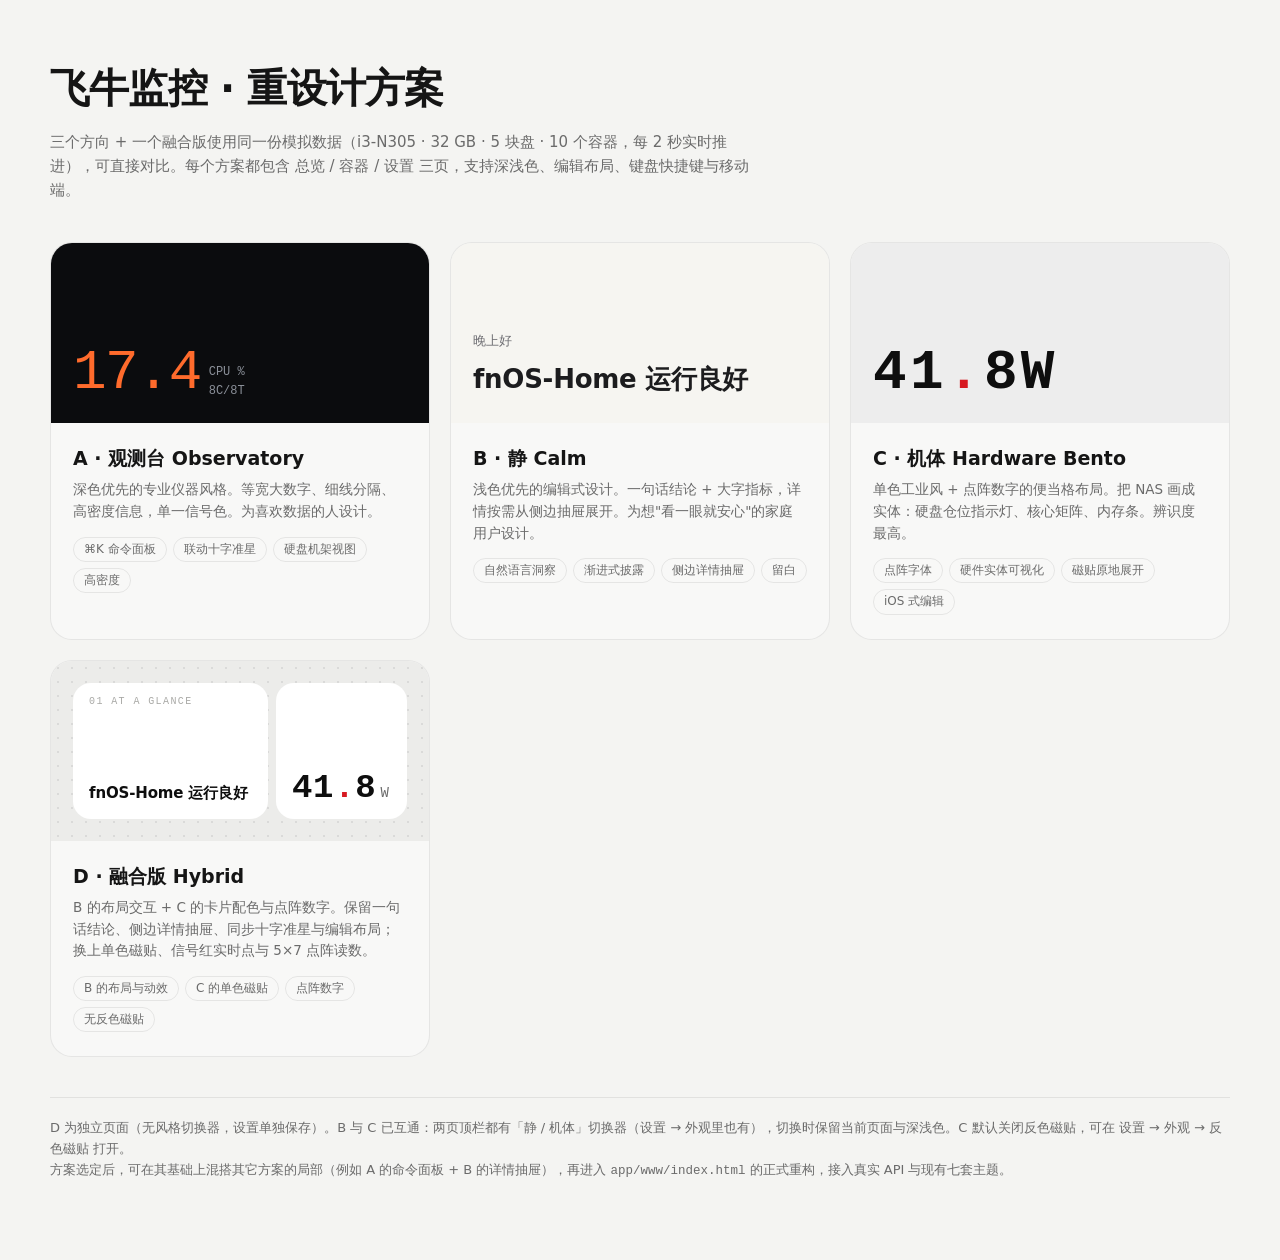
<file: design-demos/index.html>
<!DOCTYPE html>
<html lang="zh-CN">
<head>
<meta charset="UTF-8">
<meta name="viewport" content="width=device-width, initial-scale=1">
<title>飞牛监控 · 重设计方案</title>
<style>
  :root{--bg:#f4f4f2;--ink:#151515;--mute:#6b6b6b;--line:rgba(0,0,0,.08);color-scheme:light}
  @media (prefers-color-scheme:dark){:root{--bg:#0d0d0e;--ink:#ececec;--mute:#8a8a8f;--line:rgba(255,255,255,.08);color-scheme:dark}}
  *{box-sizing:border-box;margin:0}
  body{background:var(--bg);color:var(--ink);font:15px/1.6 -apple-system,BlinkMacSystemFont,"PingFang SC","Microsoft YaHei UI",system-ui,sans-serif;padding:56px 32px 80px;-webkit-font-smoothing:antialiased}
  .wrap{max-width:1180px;margin:0 auto}
  h1{font-size:40px;letter-spacing:-.02em;font-weight:700}
  .lead{color:var(--mute);margin-top:10px;max-width:720px}
  .grid{display:grid;grid-template-columns:repeat(auto-fit,minmax(340px,1fr));gap:20px;margin-top:40px}
  a.card{display:flex;flex-direction:column;text-decoration:none;color:inherit;border:1px solid var(--line);border-radius:22px;overflow:hidden;background:color-mix(in srgb,var(--bg) 60%,#fff 40%);transition:transform .25s cubic-bezier(.2,.8,.2,1),box-shadow .25s}
  a.card:hover{transform:translateY(-4px);box-shadow:0 24px 48px -24px rgba(0,0,0,.35)}
  .sw{height:180px;display:flex;align-items:flex-end;padding:22px;gap:8px}
  .a .sw{background:#0b0c0e;color:#e8eaed;font-family:"SF Mono",ui-monospace,Menlo,monospace}
  .b .sw{background:#f6f5f1;color:#1c1c1e}
  .c .sw{background:#ededed;color:#0e0e0e}
  .big{font-size:56px;line-height:1;font-weight:600;letter-spacing:-.03em;font-variant-numeric:tabular-nums}
  .a .big{color:#ff6b2c;font-weight:500}
  .c .big{font-family:"SF Mono",ui-monospace,monospace;letter-spacing:.06em}
  .c .big i{color:#d71921;font-style:normal}
  .d .sw{background:#ECECEA radial-gradient(rgba(14,14,14,.08) 1px,transparent 1.3px) 0 0/14px 14px;color:#0e0e0e;align-items:stretch}
  .d .tile{flex:1.4;min-width:0;background:#fff;border-radius:18px;padding:14px 16px;display:flex;flex-direction:column;justify-content:space-between}
  .d .tile small{font:500 10px/1 "SF Mono",ui-monospace,monospace;letter-spacing:.14em;color:#a9a9a6}
  .d .tile b{font-size:15px;font-weight:650;letter-spacing:-.01em}
  .d .big{font-family:"SF Mono",ui-monospace,monospace;letter-spacing:.02em;font-size:34px;white-space:nowrap}
  .d .big i{color:#d71921;font-style:normal}
  .meta{padding:20px 22px 24px}
  .meta h2{font-size:19px;font-weight:650}
  .meta p{color:var(--mute);font-size:13.5px;margin-top:6px}
  .tags{display:flex;gap:6px;flex-wrap:wrap;margin-top:14px}
  .tags span{font-size:12px;border:1px solid var(--line);border-radius:99px;padding:2px 10px;color:var(--mute)}
  .note{margin-top:40px;color:var(--mute);font-size:13px;border-top:1px solid var(--line);padding-top:20px}
  code{font-family:"SF Mono",ui-monospace,monospace;font-size:12.5px}
</style>
</head>
<body>
<div class="wrap">
  <h1>飞牛监控 · 重设计方案</h1>
  <p class="lead">三个方向 + 一个融合版使用同一份模拟数据（i3-N305 · 32 GB · 5 块盘 · 10 个容器，每 2 秒实时推进），可直接对比。每个方案都包含 总览 / 容器 / 设置 三页，支持深浅色、编辑布局、键盘快捷键与移动端。</p>
  <div class="grid">
    <a class="card a" href="a-observatory/">
      <div class="sw"><span class="big">17.4</span><span style="color:#8b9099;font-size:12px">CPU %<br>8C/8T</span></div>
      <div class="meta"><h2>A · 观测台 Observatory</h2><p>深色优先的专业仪器风格。等宽大数字、细线分隔、高密度信息，单一信号色。为喜欢数据的人设计。</p>
        <div class="tags"><span>⌘K 命令面板</span><span>联动十字准星</span><span>硬盘机架视图</span><span>高密度</span></div></div>
    </a>
    <a class="card b" href="b-calm/">
      <div class="sw" style="flex-direction:column;align-items:flex-start;justify-content:flex-end"><span style="font-size:13px;color:#6e6e73">晚上好</span><span style="font-size:26px;font-weight:650;letter-spacing:-.01em">fnOS-Home 运行良好</span></div>
      <div class="meta"><h2>B · 静 Calm</h2><p>浅色优先的编辑式设计。一句话结论 + 大字指标，详情按需从侧边抽屉展开。为想"看一眼就安心"的家庭用户设计。</p>
        <div class="tags"><span>自然语言洞察</span><span>渐进式披露</span><span>侧边详情抽屉</span><span>留白</span></div></div>
    </a>
    <a class="card c" href="c-bento/">
      <div class="sw"><span class="big">41<i>.</i>8W</span></div>
      <div class="meta"><h2>C · 机体 Hardware Bento</h2><p>单色工业风 + 点阵数字的便当格布局。把 NAS 画成实体：硬盘仓位指示灯、核心矩阵、内存条。辨识度最高。</p>
        <div class="tags"><span>点阵字体</span><span>硬件实体可视化</span><span>磁贴原地展开</span><span>iOS 式编辑</span></div></div>
    </a>
    <a class="card d" href="d-hybrid/">
      <div class="sw"><div class="tile"><small>01 AT A GLANCE</small><b>fnOS-Home 运行良好</b></div><div class="tile" style="flex:.85;justify-content:flex-end"><span class="big">41<i>.</i>8<small style="font-size:14px;letter-spacing:0;color:#6b6b6b;margin-left:4px">W</small></span></div></div>
      <div class="meta"><h2>D · 融合版 Hybrid</h2><p>B 的布局交互 + C 的卡片配色与点阵数字。保留一句话结论、侧边详情抽屉、同步十字准星与编辑布局；换上单色磁贴、信号红实时点与 5×7 点阵读数。</p>
        <div class="tags"><span>B 的布局与动效</span><span>C 的单色磁贴</span><span>点阵数字</span><span>无反色磁贴</span></div></div>
    </a>
  </div>
  <p class="note">D 为独立页面（无风格切换器，设置单独保存）。B 与 C 已互通：两页顶栏都有「静 / 机体」切换器（设置 → 外观里也有），切换时保留当前页面与深浅色。C 默认关闭反色磁贴，可在 设置 → 外观 → 反色磁贴 打开。<br>方案选定后，可在其基础上混搭其它方案的局部（例如 A 的命令面板 + B 的详情抽屉），再进入 <code>app/www/index.html</code> 的正式重构，接入真实 API 与现有七套主题。</p>
</div>
</body>
</html>
</file>
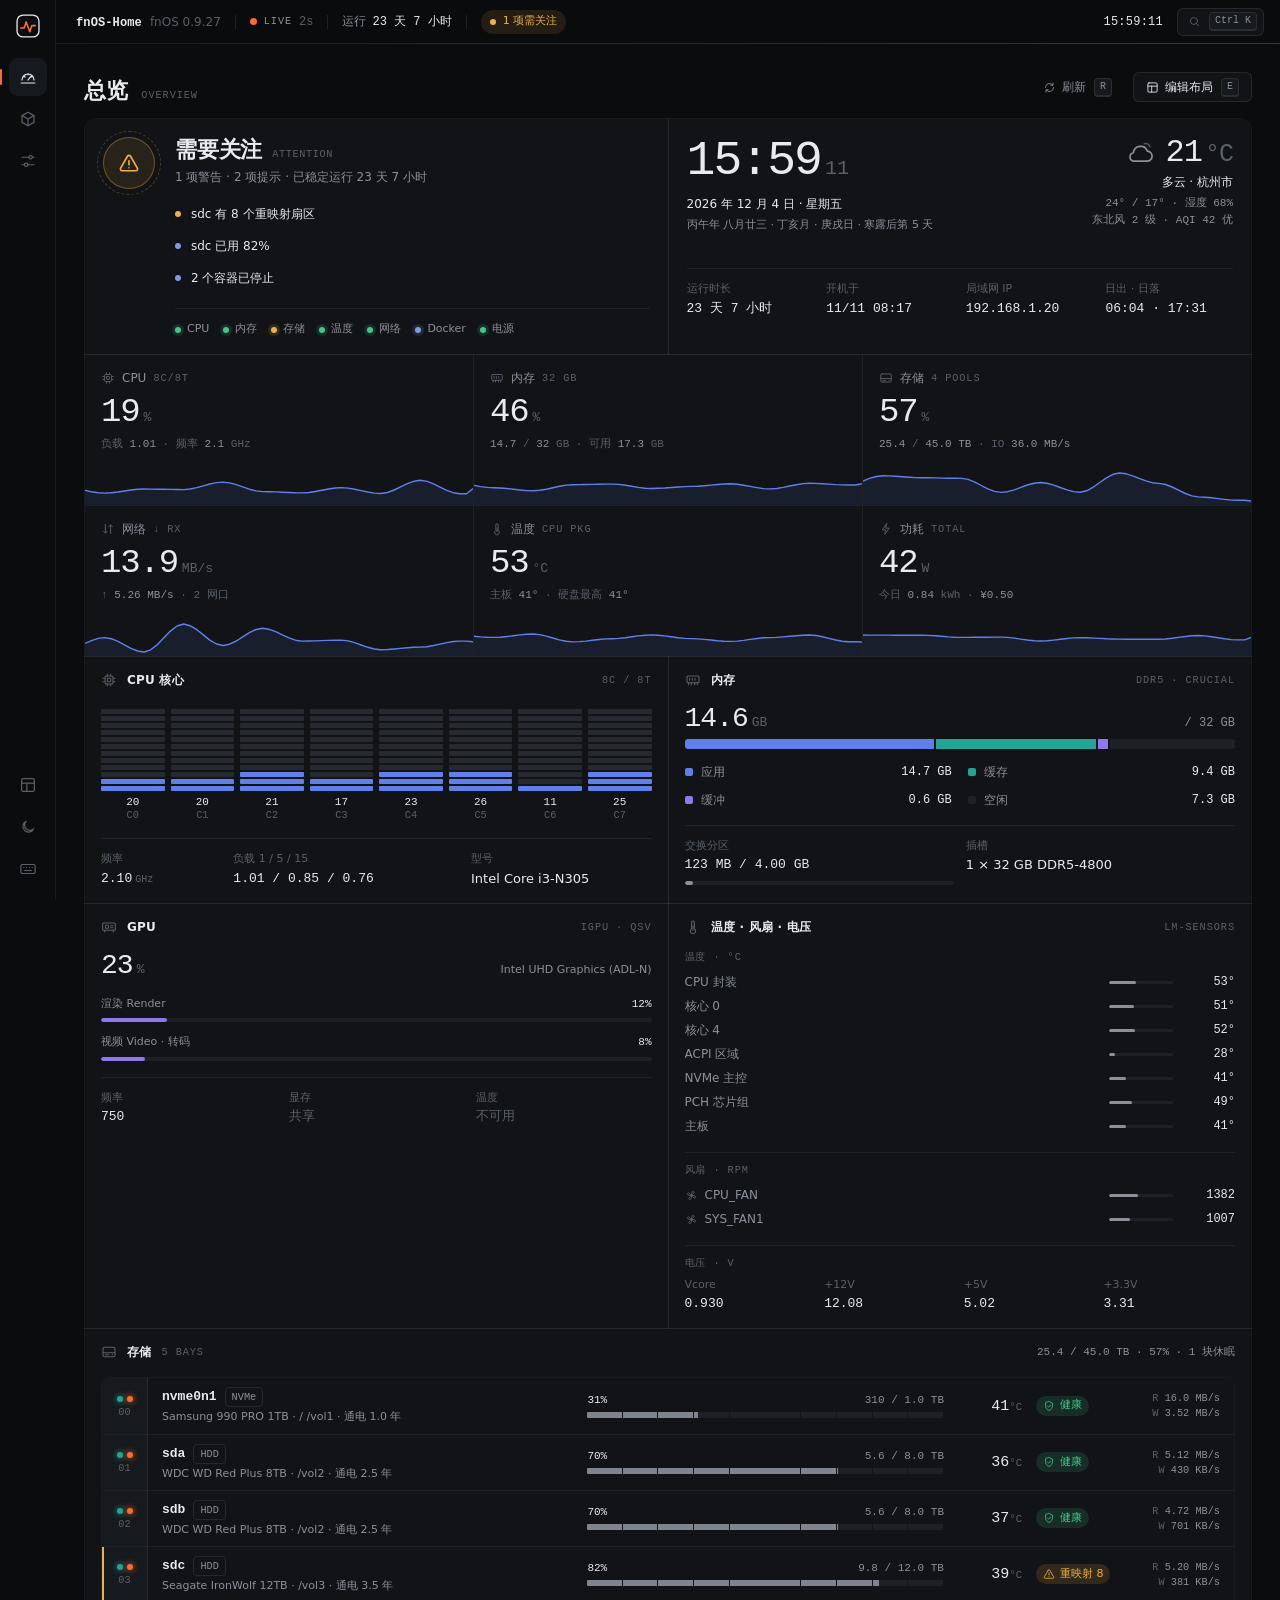
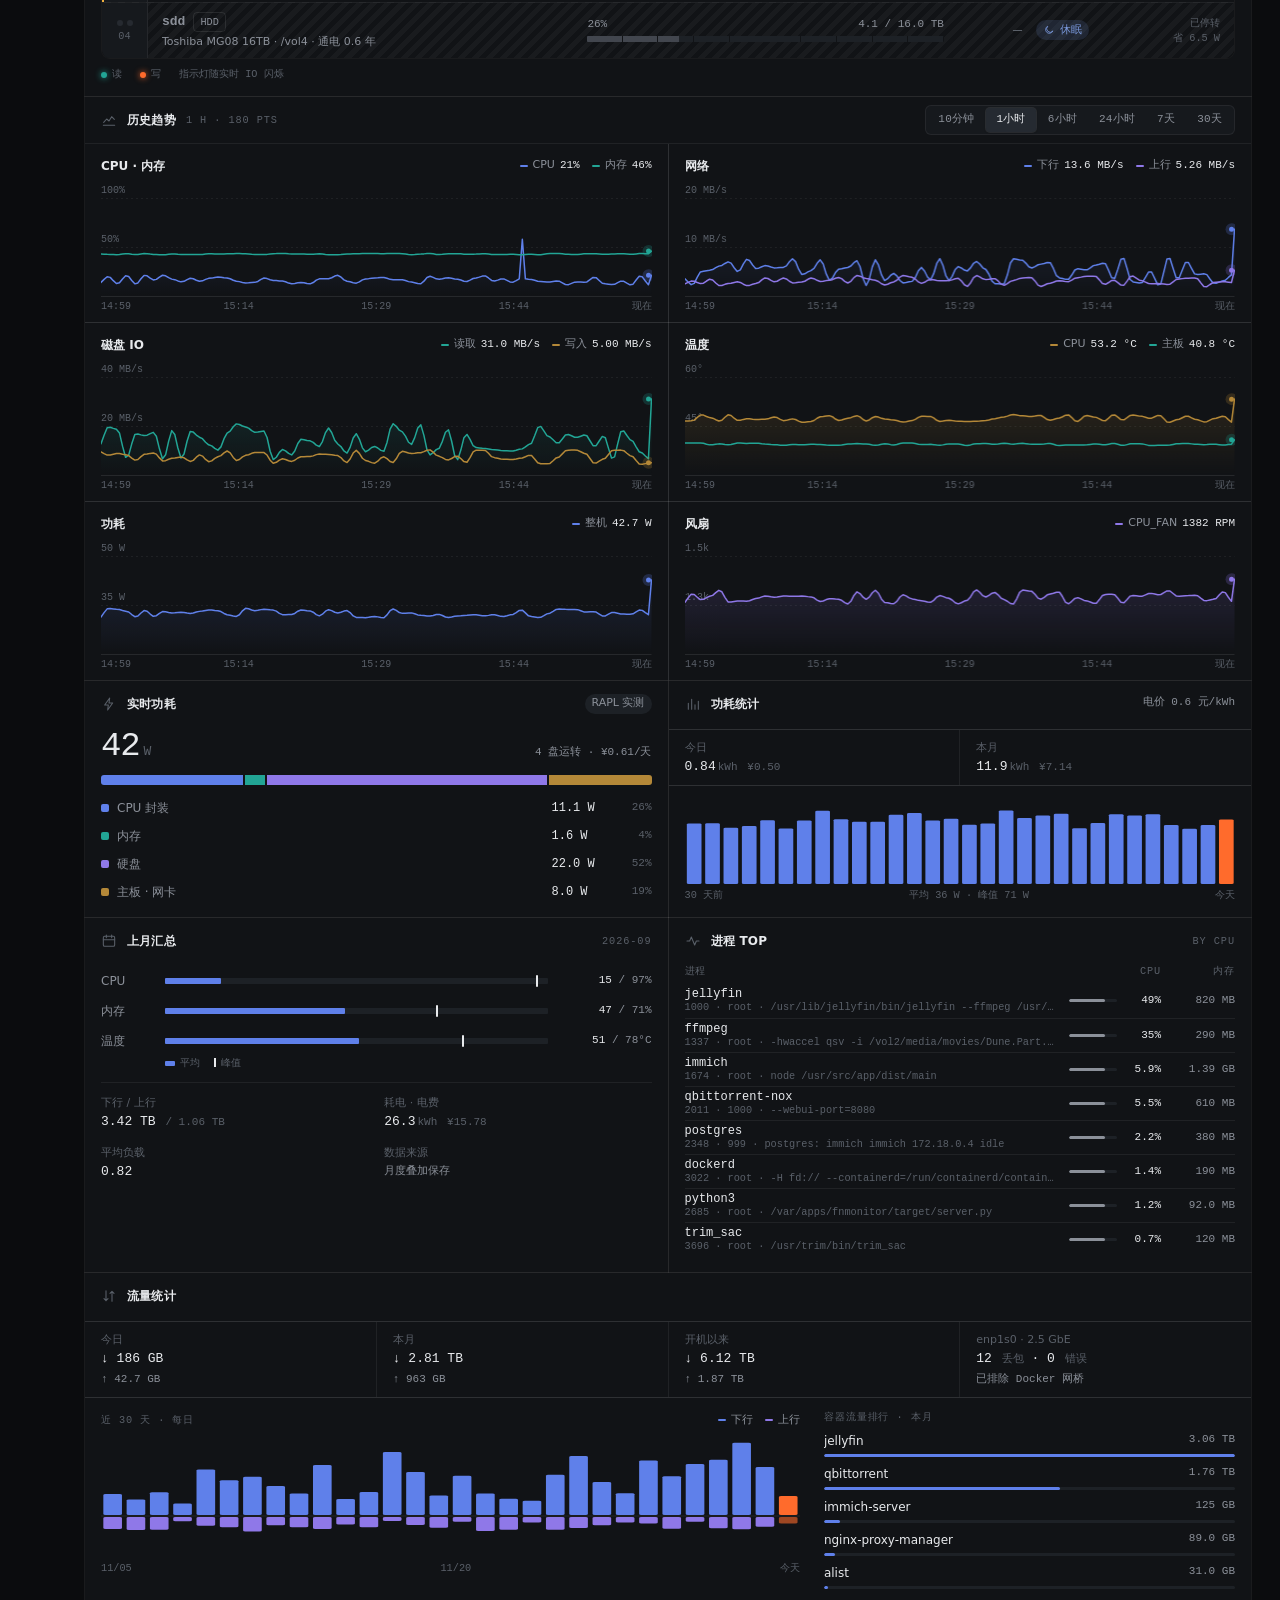
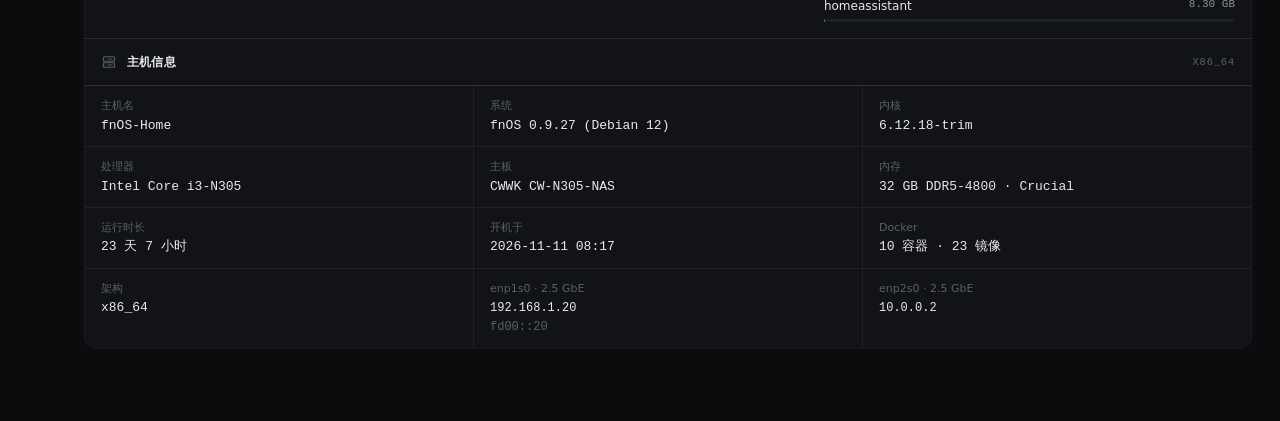
<file: design-demos/a-observatory/index.html>
<!DOCTYPE html>
<html lang="zh-CN" data-theme="dark" data-accent="signal">
<head>
<meta charset="utf-8">
<meta name="viewport" content="width=device-width,initial-scale=1,viewport-fit=cover">
<meta name="color-scheme" content="dark light">
<title>飞牛监控 · 观测台</title>
<link rel="icon" href="data:,">
<style>
/* =====================================================================
   飞牛监控 fnMonitor — 方案 A「观测台 Observatory」
   设计令牌（Design Tokens）
   - 结构令牌：字体 / 字号 / 间距 / 圆角 / 动效
   - 主题令牌：[data-theme] 决定表面、线条、文字、语义色、图表系列
   - 强调色令牌：[data-accent] 提供 --accent-d（深色用）/ --accent-l（浅色用）
     新增主题只需再写一组 [data-accent] 或 [data-theme]，组件代码无需改动。
   ===================================================================== */
:root{
  --font-sans:-apple-system,BlinkMacSystemFont,"SF Pro Text","PingFang SC","HarmonyOS Sans SC","MiSans","Microsoft YaHei UI",system-ui,sans-serif;
  --font-mono:"SF Mono","JetBrains Mono","Cascadia Code",ui-monospace,Menlo,Consolas,monospace;
  --fscale:1;
  --fs-hero:2.125rem; --fs-xl:1.375rem; --fs-l:.9375rem; --fs-m:.8125rem; --fs-s:.75rem; --fs-xs:.6875rem; --fs-micro:.640625rem;
  --sp-1:4px; --sp-2:8px; --sp-3:12px; --sp-4:16px; --sp-5:20px; --sp-6:24px; --sp-8:32px;
  --r-1:3px; --r-2:6px; --r-3:9px; --r-4:12px;
  --rail-w:56px; --strip-h:44px; --bnav-h:58px;
  --ease:cubic-bezier(.2,.7,.2,1);
  --dur-1:120ms; --dur-2:220ms; --dur-3:420ms;
  --tick:2000ms;
}
/* ---------- 强调色（7 组，对应现有 7 套主题的定位） ---------- */
:root,[data-accent="signal"]{--accent-d:#FF6B2C;--accent-l:#E0531A}
[data-accent="phosphor"]{--accent-d:#B5F23D;--accent-l:#4E8A0A}
[data-accent="glacier"]{--accent-d:#3CD6EE;--accent-l:#0A85A1}
[data-accent="cobalt"]{--accent-d:#6E95FF;--accent-l:#2C5EE6}
[data-accent="violet"]{--accent-d:#AF8DFF;--accent-l:#6D4DE0}
[data-accent="coral"]{--accent-d:#FF7096;--accent-l:#D3386A}
[data-accent="amber"]{--accent-d:#FFC247;--accent-l:#A86F00}

/* ---------- 深色（主模式） ---------- */
:root,[data-theme="dark"]{
  color-scheme:dark;
  --bg:#0B0C0E; --surface-1:#111316; --surface-2:#16191D; --surface-3:#1D2126; --seg-on:#252A31;
  --line:rgba(255,255,255,.062); --line-2:rgba(255,255,255,.09); --line-3:rgba(255,255,255,.16);
  --text:#E8EAED; --text-2:#8B9099; --text-3:#5A6069; --text-4:#373C43;
  --ok:#3DCB8B; --warn:#F0B03F; --crit:#FF5D5A; --info:#7C9BE0;
  --s1:#5F80EA; --s2:#22A595; --s3:#8F78E8; --s4:#B48838;
  --led-off:#262A30; --hatch-c:rgba(255,255,255,.035);
  --scrim:rgba(4,5,7,.66);
  --shadow-pop:0 18px 56px rgba(0,0,0,.6),0 0 0 1px var(--line-2);
  --accent:var(--accent-d); --accent-ink:#0B0C0E;
}
/* ---------- 浅色：冷调纸白，同一结构 ---------- */
[data-theme="light"]{
  color-scheme:light;
  --bg:#F2F4F7; --surface-1:#FCFCFD; --surface-2:#F3F5F8; --surface-3:#E9ECF0; --seg-on:#FFFFFF;
  --line:rgba(16,24,40,.075); --line-2:rgba(16,24,40,.11); --line-3:rgba(16,24,40,.2);
  --text:#0F1217; --text-2:#59616D; --text-3:#8B929C; --text-4:#C3C8CF;
  --ok:#12995F; --warn:#B87806; --crit:#D9383A; --info:#3F68C9;
  --s1:#3F63D8; --s2:#0A8C7C; --s3:#7451DB; --s4:#9A6B12;
  --led-off:#D8DCE2; --hatch-c:rgba(16,24,40,.045);
  --scrim:rgba(20,26,34,.26);
  --shadow-pop:0 18px 56px rgba(16,24,40,.16),0 0 0 1px var(--line-2);
  --accent:var(--accent-l); --accent-ink:#FFFFFF;
}
:root{
  --accent-soft:color-mix(in srgb,var(--accent) 13%,transparent);
  --accent-line:color-mix(in srgb,var(--accent) 48%,transparent);
  --ok-soft:color-mix(in srgb,var(--ok) 14%,transparent);
  --warn-soft:color-mix(in srgb,var(--warn) 15%,transparent);
  --crit-soft:color-mix(in srgb,var(--crit) 15%,transparent);
  --info-soft:color-mix(in srgb,var(--info) 15%,transparent);
  --hatch:repeating-linear-gradient(135deg,var(--hatch-c) 0 5px,transparent 5px 10px);
}

/* =============================== 基础 =============================== */
*,*::before,*::after{box-sizing:border-box}
*{margin:0}
[hidden]{display:none!important}
html{font-size:calc(16px * var(--fscale));-webkit-text-size-adjust:100%;scroll-padding-top:calc(var(--strip-h) + 16px)}
body{background:var(--bg);color:var(--text);font:400 var(--fs-m)/1.5 var(--font-sans);-webkit-font-smoothing:antialiased;-moz-osx-font-smoothing:grayscale;min-height:100vh;transition:background var(--dur-2)}
button,input,select{font:inherit;color:inherit}
button{cursor:pointer;background:none;border:0;padding:0}
::selection{background:var(--accent-soft)}
:focus-visible{outline:1.5px solid var(--accent);outline-offset:2px;border-radius:var(--r-1)}
.mono,.num{font-family:var(--font-mono);font-variant-numeric:tabular-nums slashed-zero}
.t2{color:var(--text-2)} .t3{color:var(--text-3)}
.mk{font:500 var(--fs-micro)/1 var(--font-mono);letter-spacing:.09em;text-transform:uppercase;color:var(--text-3);white-space:nowrap}
.ic{width:16px;height:16px;flex:none;stroke:currentColor;fill:none;stroke-width:1.6;stroke-linecap:round;stroke-linejoin:round}
.ic.sm{width:13px;height:13px} .ic.lg{width:20px;height:20px}
.dot{display:inline-block;width:6px;height:6px;border-radius:50%;background:var(--lvl,var(--text-3));flex:none}
[data-lvl="ok"]{--lvl:var(--ok)} [data-lvl="warn"]{--lvl:var(--warn)} [data-lvl="crit"]{--lvl:var(--crit)} [data-lvl="info"]{--lvl:var(--info)} [data-lvl="idle"]{--lvl:var(--text-3)}
kbd{font:500 10px/1 var(--font-mono);padding:3px 5px;min-width:18px;text-align:center;border-radius:4px;border:1px solid var(--line-2);border-bottom-width:2px;color:var(--text-2);background:var(--surface-2);display:inline-block}

/* =============================== 控件 =============================== */
.btn{height:30px;padding:0 12px;border-radius:var(--r-2);border:1px solid var(--line-2);background:var(--surface-1);color:var(--text);font-size:var(--fs-s);font-weight:500;display:inline-flex;align-items:center;justify-content:center;gap:6px;white-space:nowrap;transition:background var(--dur-1),border-color var(--dur-1),color var(--dur-1)}
.btn:hover{background:var(--surface-2);border-color:var(--line-3)}
.btn:disabled{opacity:.45;pointer-events:none}
.btn.primary{background:var(--accent);border-color:transparent;color:var(--accent-ink)}
.btn.primary:hover{filter:brightness(1.08)}
.btn.ghost{border-color:transparent;background:transparent;color:var(--text-2)}
.btn.ghost:hover{color:var(--text);background:var(--surface-2)}
.btn.on{border-color:var(--accent-line);color:var(--accent);background:var(--accent-soft)}
.btn kbd{margin-left:2px}
.ibtn{width:28px;height:28px;border-radius:var(--r-2);display:inline-grid;place-items:center;color:var(--text-2);transition:background var(--dur-1),color var(--dur-1)}
.ibtn:hover{background:var(--surface-3);color:var(--text)}
.ibtn:disabled{opacity:.35;pointer-events:none}

.seg{display:inline-flex;padding:2px;gap:2px;border-radius:var(--r-2);background:var(--surface-2);border:1px solid var(--line);flex:none;max-width:100%;overflow-x:auto;scrollbar-width:none}
.seg::-webkit-scrollbar{display:none}
.seg button{height:24px;padding:0 10px;border-radius:4px;color:var(--text-2);font-size:var(--fs-xs);font-weight:500;white-space:nowrap;transition:color var(--dur-1),background var(--dur-1)}
.seg button:hover{color:var(--text)}
.seg button[aria-checked="true"]{background:var(--seg-on);color:var(--text);box-shadow:0 0 0 1px var(--line-2),0 1px 2px rgba(0,0,0,.18)}
.seg button .c{font-family:var(--font-mono);color:var(--text-3);margin-left:5px;font-size:var(--fs-micro)}
.seg.mono button{font-family:var(--font-mono);letter-spacing:.02em}

.sw{width:32px;height:18px;border-radius:9px;background:var(--surface-3);box-shadow:inset 0 0 0 1px var(--line-2);position:relative;flex:none;transition:background var(--dur-2) var(--ease)}
.sw::after{content:"";position:absolute;top:3px;left:3px;width:12px;height:12px;border-radius:50%;background:var(--text-2);transition:transform var(--dur-2) var(--ease),background var(--dur-2)}
.sw[aria-checked="true"]{background:var(--accent);box-shadow:none}
.sw[aria-checked="true"]::after{transform:translateX(14px);background:var(--accent-ink)}

.inp{height:30px;border-radius:var(--r-2);border:1px solid var(--line-2);background:var(--surface-2);padding:0 10px;color:var(--text);font-size:var(--fs-s);min-width:0;transition:border-color var(--dur-1),box-shadow var(--dur-1)}
.inp::placeholder{color:var(--text-3)}
.inp:focus{outline:none;border-color:var(--accent-line);box-shadow:0 0 0 3px var(--accent-soft)}
.inp.mono{font-family:var(--font-mono)}
.numin{display:inline-flex;align-items:stretch;height:30px;border:1px solid var(--line-2);border-radius:var(--r-2);background:var(--surface-2);overflow:hidden;transition:border-color var(--dur-1),box-shadow var(--dur-1)}
.numin:focus-within{border-color:var(--accent-line);box-shadow:0 0 0 3px var(--accent-soft)}
.numin input{width:72px;border:0;background:transparent;padding:0 4px 0 10px;font:500 var(--fs-s)/1 var(--font-mono);font-variant-numeric:tabular-nums;text-align:right;-moz-appearance:textfield;appearance:textfield}
.numin input:focus{outline:none}
.numin input::-webkit-inner-spin-button,.numin input::-webkit-outer-spin-button{-webkit-appearance:none;margin:0}
.numin .unit{display:flex;align-items:center;padding:0 8px 0 2px;color:var(--text-3);font-size:var(--fs-xs);font-family:var(--font-mono);white-space:nowrap}
.numin .step{width:26px;color:var(--text-3);border-left:1px solid var(--line);display:grid;place-items:center;font-family:var(--font-mono);font-size:13px}
.numin .step:hover{color:var(--text);background:var(--surface-3)}
.invalid .numin,.invalid .inp{border-color:var(--crit);box-shadow:0 0 0 3px var(--crit-soft)}

.pill{display:inline-flex;align-items:center;gap:5px;height:20px;padding:0 7px;border-radius:10px;font-size:var(--fs-xs);font-weight:500;white-space:nowrap;background:var(--surface-3);color:var(--text-2)}
.pill[data-lvl]{background:color-mix(in srgb,var(--lvl) 14%,transparent);color:var(--lvl)}
.pill .ic{width:12px;height:12px}
.chip{display:inline-flex;align-items:center;height:20px;padding:0 6px;border-radius:4px;border:1px solid var(--line-2);font:500 var(--fs-micro)/1 var(--font-mono);color:var(--text-2);white-space:nowrap}
.bar{display:block;height:4px;border-radius:2px;background:var(--surface-3);overflow:hidden;position:relative}
.bar>b{display:block;height:100%;width:0;border-radius:2px;background:var(--fill,var(--text-2));transition:width var(--dur-3) var(--ease)}
.bar[data-lvl="warn"]>b{background:var(--warn)} .bar[data-lvl="crit"]>b{background:var(--crit)}
.spin{width:12px;height:12px;border-radius:50%;border:1.5px solid var(--line-3);border-top-color:var(--accent);animation:spin .8s linear infinite;flex:none}
@keyframes spin{to{transform:rotate(360deg)}}

/* =============================== 外壳 =============================== */
.rail{position:fixed;inset:0 auto 0 0;width:var(--rail-w);border-right:1px solid var(--line);background:var(--bg);display:flex;flex-direction:column;align-items:center;padding:8px 0 12px;gap:4px;z-index:40}
.logo{width:40px;height:36px;display:grid;place-items:center;margin-bottom:10px;color:var(--text)}
.logo svg{width:26px;height:26px}
.rail-btn{width:38px;height:38px;border-radius:var(--r-3);display:grid;place-items:center;color:var(--text-3);position:relative;transition:color var(--dur-1),background var(--dur-1)}
.rail-btn:hover{color:var(--text);background:var(--surface-2)}
.rail-btn[aria-current="page"]{color:var(--text);background:var(--surface-2)}
.rail-btn[aria-current="page"]::before{content:"";position:absolute;left:-9px;top:11px;bottom:11px;width:2px;border-radius:2px;background:var(--accent)}
.rail-btn.on{color:var(--accent)}
.rail-btn .ic{width:18px;height:18px}
.rail .gap{flex:1}
[data-tip]{position:relative}
.rail [data-tip]:hover::after{content:attr(data-tip);position:absolute;left:calc(100% + 10px);top:50%;transform:translateY(-50%);background:var(--surface-3);color:var(--text);font-size:var(--fs-xs);padding:4px 8px;border-radius:var(--r-1);white-space:nowrap;box-shadow:var(--shadow-pop);pointer-events:none}

.strip{position:fixed;top:0;left:var(--rail-w);right:0;height:var(--strip-h);display:flex;align-items:center;gap:14px;padding:0 16px 0 20px;border-bottom:1px solid var(--line);background:color-mix(in srgb,var(--bg) 88%,transparent);backdrop-filter:saturate(1.4) blur(14px);-webkit-backdrop-filter:saturate(1.4) blur(14px);z-index:30;font-size:var(--fs-s)}
.strip .sep{width:1px;height:14px;background:var(--line-2);flex:none}
.st-logo{display:none;color:var(--text)}
.st-logo svg{width:22px;height:22px}
.st-host{display:flex;align-items:baseline;gap:8px;white-space:nowrap}
.st-host b{font:600 var(--fs-s)/1 var(--font-mono);letter-spacing:.01em}
.st-live{display:flex;align-items:center;gap:7px;white-space:nowrap}
.live-dot{width:7px;height:7px;border-radius:50%;background:var(--accent);position:relative;flex:none}
.live-dot::after{content:"";position:absolute;inset:-4px;border-radius:50%;border:1px solid var(--accent);opacity:0}
.live-dot.pulse::after{animation:ping 900ms var(--ease)}
@keyframes ping{0%{opacity:.8;transform:scale(.4)}100%{opacity:0;transform:scale(1.6)}}
.st-item{display:flex;align-items:baseline;gap:6px;white-space:nowrap;color:var(--text-2)}
.st-item .mono{color:var(--text)}
.st-health{display:inline-flex;align-items:center;gap:7px;height:24px;padding:0 9px;border-radius:12px;background:color-mix(in srgb,var(--lvl,var(--ok)) 11%,transparent);color:var(--lvl,var(--ok));font-size:var(--fs-xs);font-weight:500;white-space:nowrap}
.st-flex{flex:1}
.st-clock{font:500 var(--fs-s)/1 var(--font-mono);color:var(--text);letter-spacing:.02em}
.st-cmd{height:28px;display:inline-flex;align-items:center;gap:8px;padding:0 6px 0 10px;border-radius:var(--r-2);border:1px solid var(--line-2);background:var(--surface-1);color:var(--text-3);font-size:var(--fs-xs);min-width:220px;transition:border-color var(--dur-1)}
.st-cmd:hover{border-color:var(--line-3);color:var(--text-2)}
.st-cmd span{flex:1;text-align:left}
.tickbar{position:absolute;left:0;right:0;bottom:-1px;height:1px;overflow:hidden;pointer-events:none}
.tickbar i{position:absolute;inset:0;background:linear-gradient(90deg,transparent,var(--accent-line));transform-origin:0 50%;transform:scaleX(0);opacity:.55}
.tickbar i.run{animation:tickfill var(--tick) linear forwards}
@keyframes tickfill{from{transform:scaleX(0)}to{transform:scaleX(1)}}

.main{margin-left:var(--rail-w);padding:calc(var(--strip-h) + 22px) 28px 72px}
.page{max-width:1640px;margin:0 auto;animation:pagein var(--dur-3) var(--ease)}
@keyframes pagein{from{opacity:0;transform:translateY(4px)}to{opacity:1;transform:none}}
.page-h{display:flex;align-items:flex-end;gap:14px;margin:0 0 16px;min-height:36px}
.page-h h1{font-size:var(--fs-xl);font-weight:600;letter-spacing:-.015em;line-height:1}
.page-h .mk{margin-bottom:2px}
.page-h .acts{margin-left:auto;display:flex;gap:8px;align-items:center}
.bnav{display:none}

/* ============================ 模块网格 ============================ */
/* 发丝线分隔：每个模块 1px 外描边 + 1px 间隙，叠合成一条线；空位不会出现色块 */
.grid{display:grid;grid-template-columns:repeat(12,minmax(0,1fr));gap:1px;padding:1px;grid-auto-flow:row dense;border-radius:var(--r-4);overflow:hidden}
.mod{grid-column:span 12;background:var(--surface-1);box-shadow:0 0 0 1px var(--line);position:relative;min-width:0;display:flex;flex-direction:column}
.s3{grid-column:span 3}.s4{grid-column:span 4}.s5{grid-column:span 5}.s6{grid-column:span 6}.s7{grid-column:span 7}.s8{grid-column:span 8}.s12{grid-column:span 12}
.mod-h{display:flex;align-items:center;gap:10px;min-height:46px;padding:0 16px;flex:none}
.mod-h .ic{color:var(--text-3)}
.mod-t{font-size:var(--fs-s);font-weight:600;letter-spacing:.02em;white-space:nowrap}
.mod-x{margin-left:auto;display:flex;align-items:center;gap:8px;min-width:0}
.mod-b{padding:2px 16px 16px;flex:1;min-width:0}
.mod.flash{animation:flash 1.1s var(--ease)}
@keyframes flash{0%,40%{box-shadow:0 0 0 1px var(--accent),inset 0 0 0 1px var(--accent)}100%{box-shadow:0 0 0 1px var(--line)}}
.kv{display:flex;flex-direction:column;gap:3px;min-width:0}
.kv>span:first-child{font-size:var(--fs-xs);color:var(--text-3)}
.kv>b{font:500 var(--fs-m)/1.25 var(--font-mono);font-variant-numeric:tabular-nums;white-space:nowrap;overflow:hidden;text-overflow:ellipsis}
.kv>b small{font-size:var(--fs-xs);color:var(--text-3);font-weight:400;margin-left:2px}
.vu{display:inline-flex;align-items:baseline;gap:3px;font-family:var(--font-mono);font-variant-numeric:tabular-nums slashed-zero;white-space:nowrap}
.vu .u{color:var(--text-3);font-size:.78em;font-weight:400}

/* 编辑布局 */
.mod-edit{display:none}
.editing .mod-edit{display:flex;position:absolute;left:0;right:0;top:0;height:46px;align-items:center;gap:10px;padding:0 10px 0 6px;background:color-mix(in srgb,var(--surface-1) 92%,transparent);backdrop-filter:blur(6px);z-index:5;border-bottom:1px dashed var(--line-3)}
.mod-edit .grip{width:28px;height:28px;border-radius:var(--r-2);display:grid;place-items:center;color:var(--text-2);cursor:grab;touch-action:none}
.mod-edit .grip:hover{background:var(--surface-3);color:var(--text)}
.mod-edit .grip:active{cursor:grabbing}
.mod-edit .t{font-size:var(--fs-s);font-weight:600;flex:1;white-space:nowrap;overflow:hidden;text-overflow:ellipsis}
.mod-edit .sp{font:var(--fs-micro)/1 var(--font-mono);color:var(--text-3)}
.editing .mod{box-shadow:0 0 0 1px var(--line-2)}
.editing .mod-edit,.editing .mod.dragging{user-select:none;-webkit-user-select:none}
.editing .mod>*:not(.mod-edit){pointer-events:none;user-select:none}
.mod.is-hidden{display:none}
.editing .mod.is-hidden{display:flex}
.editing .mod.is-hidden>*:not(.mod-edit){opacity:.22;filter:grayscale(1)}
.editing .mod.is-hidden{background-image:var(--hatch)}
.mod.dragging{z-index:6;box-shadow:0 0 0 1.5px var(--accent),var(--shadow-pop)!important}
.editbar{position:sticky;top:calc(var(--strip-h) + 8px);z-index:25;display:flex;align-items:center;gap:12px;padding:8px 8px 8px 14px;margin:0 0 12px;border-radius:var(--r-3);background:var(--surface-2);box-shadow:0 0 0 1px var(--accent-line),var(--shadow-pop);font-size:var(--fs-s)}
.editbar .ic{color:var(--accent)}
.editbar b{font-weight:600}
.editbar .t2{flex:1;min-width:0}

/* 启动时的加载态 */
.booting .mod>*:not(.mod-edit){opacity:0}
.mod>*{transition:opacity var(--dur-3) var(--ease) calc(var(--i,0) * 28ms)}
.booting .mod::after{content:"";position:absolute;left:16px;right:16px;top:18px;height:10px;width:30%;border-radius:3px;background:linear-gradient(90deg,var(--surface-3),var(--surface-2),var(--surface-3));background-size:200% 100%;animation:shimmer 1.1s linear infinite}
.booting .mod::before{content:"";position:absolute;left:16px;right:16px;top:44px;bottom:16px;border-radius:6px;background:linear-gradient(90deg,var(--surface-2),color-mix(in srgb,var(--surface-3) 60%,var(--surface-2)),var(--surface-2));background-size:200% 100%;animation:shimmer 1.1s linear infinite;max-height:140px}
@keyframes shimmer{to{background-position:-200% 0}}

/* ============================ 总览：健康 ============================ */
.health{display:grid;grid-template-columns:auto 1fr;gap:20px;padding:18px 18px 16px;align-items:start;flex:1}
.h-glyph{width:52px;height:52px;border-radius:50%;display:grid;place-items:center;color:var(--lvl);background:color-mix(in srgb,var(--lvl) 10%,transparent);box-shadow:inset 0 0 0 1px color-mix(in srgb,var(--lvl) 35%,transparent);position:relative}
.h-glyph .ic{width:22px;height:22px;stroke-width:1.8}
.h-glyph::after{content:"";position:absolute;inset:-6px;border-radius:50%;border:1px dashed color-mix(in srgb,var(--lvl) 28%,transparent);animation:spin 24s linear infinite}
.h-title{font-size:var(--fs-xl);font-weight:600;letter-spacing:-.01em;line-height:1.15;display:flex;align-items:baseline;gap:10px;flex-wrap:wrap}
.h-title .mk{letter-spacing:.06em}
.h-sub{color:var(--text-2);font-size:var(--fs-s);margin-top:6px}
.h-issues{list-style:none;padding:0;margin-top:12px;display:flex;flex-direction:column}
.h-issues li{display:flex}
.h-issues button{flex:1;display:flex;align-items:center;gap:10px;padding:7px 8px;margin:0 -8px;border-radius:var(--r-2);text-align:left;font-size:var(--fs-s);color:var(--text)}
.h-issues button:hover{background:var(--surface-2)}
.h-issues button .go{margin-left:auto;color:var(--text-3);display:flex;align-items:center;gap:4px;font-size:var(--fs-xs);opacity:0;transition:opacity var(--dur-1)}
.h-issues button:hover .go{opacity:1}
.subsys{display:flex;flex-wrap:wrap;gap:6px 14px;margin-top:14px;padding-top:12px;border-top:1px solid var(--line)}
.subsys span{display:inline-flex;align-items:center;gap:6px;font-size:var(--fs-xs);color:var(--text-2)}
.subsys .dot{box-shadow:0 0 0 3px color-mix(in srgb,var(--lvl) 14%,transparent)}

/* ============================ 总览：时间天气 ============================ */
.clock{display:grid;grid-template-columns:1fr auto;gap:16px;padding:18px;flex:1;align-items:start}
.clk-t{font:300 3rem/1 var(--font-mono);letter-spacing:-.04em;font-variant-numeric:tabular-nums}
.clk-t .s{font-size:.42em;color:var(--text-3);letter-spacing:0;margin-left:4px;font-weight:400}
.clk-d{margin-top:10px;font-size:var(--fs-s);color:var(--text)}
.clk-l{margin-top:4px;font-size:var(--fs-xs);color:var(--text-2)}
.wx{text-align:right;display:flex;flex-direction:column;align-items:flex-end;gap:4px}
.wx-top{display:flex;align-items:center;gap:10px}
.wx-top svg{width:30px;height:30px;color:var(--text-2);stroke-width:1.3}
.wx-t{font:300 2rem/1 var(--font-mono);letter-spacing:-.03em}
.wx-c{font-size:var(--fs-s);color:var(--text)}
.wx-m{font:var(--fs-xs)/1.5 var(--font-mono);color:var(--text-2)}
.clock-foot{grid-column:1/-1;display:grid;grid-template-columns:repeat(4,minmax(0,1fr));gap:12px;padding-top:12px;border-top:1px solid var(--line)}

/* ============================ 总览：指标贴片 ============================ */
.tiles{display:grid;grid-template-columns:repeat(6,minmax(0,1fr));gap:1px;background:var(--line);flex:1}
.tile{background:var(--surface-1);padding:14px 16px 0;display:flex;flex-direction:column;gap:8px;min-height:150px;text-align:left;position:relative;overflow:hidden;transition:background var(--dur-1)}
.tile:hover{background:var(--surface-2)}
.tile[aria-pressed="true"]{background:var(--surface-2)}
.tile[aria-pressed="true"]::before{content:"";position:absolute;left:0;right:0;top:0;height:1px;background:var(--accent)}
.tile-h{display:flex;align-items:center;gap:7px;color:var(--text-2);font-size:var(--fs-s);min-width:0}
.tile-h .ic{color:var(--text-3);width:14px;height:14px}
.tile-h .mk{margin-left:auto}
.tile-h .dot{display:none}
.tile[data-lvl="warn"] .tile-h .dot,.tile[data-lvl="crit"] .tile-h .dot{display:inline-block}
.big{font:500 var(--fs-hero)/1 var(--font-mono);letter-spacing:-.035em;display:flex;align-items:baseline;gap:4px;white-space:nowrap;font-variant-numeric:tabular-nums slashed-zero}
.big .u{font-size:var(--fs-m);color:var(--text-3);letter-spacing:0;font-weight:400}
.big .v2{font-size:.56em;color:var(--text-2);letter-spacing:-.02em;margin-left:6px}
.tile[data-lvl="warn"] .big .v{color:var(--warn)} .tile[data-lvl="crit"] .big .v{color:var(--crit)}
.tile-sub{font:var(--fs-xs)/1.35 var(--font-mono);color:var(--text-2);white-space:nowrap;overflow:hidden;text-overflow:ellipsis}
.tile-sub i{font-style:normal;color:var(--text-3)}
.spark{display:block;width:calc(100% + 32px);height:36px;margin:auto -16px 0;overflow:visible}
.spark .l{fill:none;stroke:var(--sk,var(--s1));stroke-width:1.4;vector-effect:non-scaling-stroke;stroke-linejoin:round}
.spark .a{fill:var(--sk,var(--s1));opacity:.1}
.tile[data-lvl="warn"]{--sk:var(--warn)} .tile[data-lvl="crit"]{--sk:var(--crit)}

/* ============================ CPU 核心矩阵 ============================ */
.cores{display:grid;grid-template-columns:repeat(var(--n,8),minmax(0,1fr));gap:6px;margin-top:4px}
.core{display:flex;flex-direction:column;align-items:center;gap:6px}
.core .segs{display:flex;flex-direction:column-reverse;gap:2px;width:100%}
.core .segs i{height:5px;border-radius:1px;background:var(--led-off);transition:background var(--dur-2)}
.core .segs i.on{background:var(--s1)}
.core .segs i.on.w{background:var(--warn)} .core .segs i.on.c{background:var(--crit)}
.core .lab{display:flex;flex-direction:column;align-items:center;line-height:1.2}
.core .lab b{font:500 var(--fs-xs)/1 var(--font-mono);font-variant-numeric:tabular-nums}
.core .lab span{font:var(--fs-micro)/1.4 var(--font-mono);color:var(--text-3)}
.trio{display:grid;grid-template-columns:repeat(3,minmax(0,1fr));gap:12px;margin-top:16px;padding-top:12px;border-top:1px solid var(--line)}

/* ============================ 内存 ============================ */
.stack{display:flex;height:10px;gap:2px;border-radius:3px;overflow:hidden;margin:6px 0 14px}
.stack>i{display:block;height:100%;background:var(--c);transition:flex-grow var(--dur-3) var(--ease);min-width:2px}
.legend{display:grid;grid-template-columns:repeat(2,minmax(0,1fr));gap:10px 16px}
.lg{display:grid;grid-template-columns:8px 1fr auto;align-items:center;gap:8px;font-size:var(--fs-s);color:var(--text-2)}
.lg>i{width:8px;height:8px;border-radius:2px;background:var(--c)}
.lg>b{font:500 var(--fs-s)/1 var(--font-mono);color:var(--text);font-variant-numeric:tabular-nums}
.mem-big{display:flex;align-items:baseline;justify-content:space-between;gap:10px}
.mem-big .big{font-size:1.75rem}

/* ============================ 存储机架 ============================ */
.rack{display:flex;flex-direction:column;border:1px solid var(--line);border-radius:var(--r-3);overflow:hidden;background:var(--bg)}
.bay{display:grid;grid-template-columns:46px minmax(150px,1.5fr) minmax(140px,1.3fr) 64px 92px 78px;align-items:center;gap:14px;min-height:56px;padding:8px 14px 8px 0;border-top:1px solid var(--line);position:relative;background:var(--surface-1)}
.bay:first-child{border-top:0}
.bay-face{align-self:stretch;display:flex;flex-direction:column;justify-content:center;align-items:center;gap:5px;border-right:1px solid var(--line);margin:-8px 0;background:var(--surface-2)}
.bay-face .n{font:500 var(--fs-micro)/1 var(--font-mono);color:var(--text-3)}
.leds{display:flex;gap:4px}
.led{width:6px;height:6px;border-radius:50%;background:var(--led-off);transition:background 80ms,box-shadow 80ms}
.led.r.on{background:var(--s2);box-shadow:0 0 6px var(--s2)}
.led.w.on{background:var(--accent);box-shadow:0 0 6px var(--accent)}
.led.on{animation:flick var(--fl,600ms) steps(2,jump-none) infinite}
@keyframes flick{0%{opacity:1}50%{opacity:.35}100%{opacity:1}}
.bay-id{min-width:0}
.bay-id .nm{display:flex;align-items:center;gap:8px}
.bay-id .nm b{font:600 var(--fs-m)/1.2 var(--font-mono)}
.bay-id .md{font-size:var(--fs-xs);color:var(--text-2);white-space:nowrap;overflow:hidden;text-overflow:ellipsis;margin-top:2px}
.bay-use .row{display:flex;justify-content:space-between;align-items:baseline;font:var(--fs-xs)/1 var(--font-mono);color:var(--text-2);margin-bottom:6px;gap:6px;white-space:nowrap}
.bay-use .row b{color:var(--text);font-weight:500}
.ticks{position:relative;height:6px;border-radius:1px;background:var(--surface-3);overflow:hidden}
.ticks>b{position:absolute;inset:0 auto 0 0;background:var(--fill,var(--text-2));opacity:.9}
.ticks::after{content:"";position:absolute;inset:0;background:repeating-linear-gradient(90deg,transparent 0 calc(10% - 1px),var(--surface-1) calc(10% - 1px) 10%)}
.ticks[data-lvl="warn"]>b{background:var(--warn)} .ticks[data-lvl="crit"]>b{background:var(--crit)}
.bay-t{font:500 var(--fs-l)/1 var(--font-mono);text-align:right;font-variant-numeric:tabular-nums}
.bay-t small{font-size:.7em;color:var(--text-3);font-weight:400}
.bay-t[data-lvl="warn"]{color:var(--warn)} .bay-t[data-lvl="crit"]{color:var(--crit)}
.bay-io{font:var(--fs-micro)/1.5 var(--font-mono);color:var(--text-3);text-align:right;white-space:nowrap}
.bay-io b{color:var(--text-2);font-weight:400}
.bay.warn::before{content:"";position:absolute;left:0;top:0;bottom:0;width:2px;background:var(--warn);z-index:1}
.bay.standby{background:var(--surface-1) var(--hatch)}
.bay.standby .bay-id b,.bay.standby .bay-use .row b{color:var(--text-2)}
.bay.standby .ticks>b{background:var(--text-3);opacity:.6}
.bay.standby .bay-t{color:var(--text-3)}
.rack-sum{display:flex;gap:18px;flex-wrap:wrap;margin-bottom:12px}

/* ============================ 传感器 ============================ */
.sens-g+.sens-g{margin-top:14px;padding-top:12px;border-top:1px solid var(--line)}
.sens-g>.mk{display:block;margin-bottom:8px}
.srow{display:grid;grid-template-columns:minmax(0,1fr) 64px 52px;align-items:center;gap:10px;height:24px;font-size:var(--fs-s)}
.srow>span:first-child{color:var(--text-2);white-space:nowrap;overflow:hidden;text-overflow:ellipsis}
.srow .bar{height:3px}
.srow>b{font:500 var(--fs-s)/1 var(--font-mono);text-align:right;font-variant-numeric:tabular-nums}
.srow>b[data-lvl="warn"]{color:var(--warn)} .srow>b[data-lvl="crit"]{color:var(--crit)}
.srow.standby>b{color:var(--text-3);font-weight:400}
.fanic{color:var(--text-3);animation:spin var(--fs,1.2s) linear infinite;display:inline-grid}
.volts{display:grid;grid-template-columns:repeat(4,minmax(0,1fr));gap:8px}

/* ============================ 趋势 ============================ */
.trend-grid{display:grid;grid-template-columns:repeat(3,minmax(0,1fr));gap:1px;background:var(--surface-1);border-top:1px solid var(--line);overflow:hidden;grid-auto-flow:row dense}
.chart{background:var(--surface-1);box-shadow:0 0 0 1px var(--line);padding:12px 16px 8px;min-width:0;cursor:crosshair;transition:background var(--dur-1)}
.chart.focus{grid-column:1/-1;order:-1}
.chart.focus canvas{height:220px}
.chart.focus .ch-t{color:var(--accent)}
.ch-h{display:flex;align-items:center;gap:10px;margin-bottom:6px;min-height:20px}
.ch-t{font-size:var(--fs-s);font-weight:600;white-space:nowrap}
.ch-leg{margin-left:auto;display:flex;gap:12px;font-size:var(--fs-xs);color:var(--text-2);white-space:nowrap;overflow:hidden}
.ch-leg span{display:inline-flex;align-items:center;gap:5px}
.ch-leg i{width:8px;height:2px;border-radius:1px;background:var(--c)}
.ch-leg b{font:500 var(--fs-xs)/1 var(--font-mono);color:var(--text);font-variant-numeric:tabular-nums}
.chart canvas{display:block;width:100%;height:132px;touch-action:pan-y}
.focus-chip{display:inline-flex;align-items:center;gap:6px;height:24px;padding:0 4px 0 9px;border-radius:12px;background:var(--accent-soft);color:var(--accent);font-size:var(--fs-xs);font-weight:500}
.focus-chip button{width:18px;height:18px;border-radius:50%;display:grid;place-items:center}
.focus-chip button:hover{background:var(--accent-soft)}
.readout{position:fixed;z-index:60;min-width:220px;padding:10px 12px;border-radius:var(--r-3);background:color-mix(in srgb,var(--surface-2) 94%,transparent);backdrop-filter:blur(10px);-webkit-backdrop-filter:blur(10px);box-shadow:var(--shadow-pop);pointer-events:none;font-size:var(--fs-xs);opacity:0;transition:opacity var(--dur-1)}
.readout.show{opacity:1}
.ro-h{display:flex;justify-content:space-between;gap:16px;font:500 var(--fs-xs)/1 var(--font-mono);color:var(--text);padding-bottom:8px;margin-bottom:6px;border-bottom:1px solid var(--line)}
.ro-h span{color:var(--text-3)}
.ro-g{padding:3px 6px;margin:0 -6px;border-radius:4px}
.ro-g.cur{background:var(--surface-3)}
.ro-g+.ro-g{margin-top:2px}
.ro-t{color:var(--text-3);font-size:var(--fs-micro);margin-bottom:1px}
.ro-r{display:grid;grid-template-columns:8px 1fr auto;align-items:center;gap:7px;line-height:1.6;color:var(--text-2)}
.ro-r i{width:8px;height:2px;border-radius:1px;background:var(--c)}
.ro-r b{font:500 var(--fs-xs)/1 var(--font-mono);color:var(--text);font-variant-numeric:tabular-nums}

/* ============================ 功耗 / 统计 ============================ */
.pw-top{display:flex;align-items:baseline;justify-content:space-between;gap:10px;margin-bottom:12px}
.hist{position:relative}
.hist svg{display:block;width:100%;height:84px}
.hist rect{transition:opacity var(--dur-1)}
.hist-read{font:var(--fs-xs)/1 var(--font-mono);color:var(--text-2);min-height:14px;white-space:nowrap}
.hist-axis{display:flex;justify-content:space-between;font:var(--fs-micro)/1 var(--font-mono);color:var(--text-3);margin-top:6px}
.kvgrid{display:grid;grid-template-columns:repeat(var(--c,2),minmax(0,1fr));gap:14px 16px}
.stat-row{display:grid;grid-template-columns:repeat(var(--c,4),minmax(0,1fr));gap:1px;background:var(--line);border-block:1px solid var(--line);margin:0 -16px 14px}
.stat-row>div{background:var(--surface-1);padding:10px 16px}
.rank{display:flex;flex-direction:column;gap:8px}
.rank-r{display:grid;grid-template-columns:minmax(0,1fr) auto;gap:4px 12px;font-size:var(--fs-s)}
.rank-r span{white-space:nowrap;overflow:hidden;text-overflow:ellipsis}
.rank-r b{font:500 var(--fs-xs)/1.4 var(--font-mono);color:var(--text-2)}
.rank-r .bar{grid-column:1/-1;height:3px}
.traffic{display:grid;grid-template-columns:minmax(0,1.7fr) minmax(0,1fr);gap:24px}

/* 进程 */
.procs{display:flex;flex-direction:column}
.proc{display:grid;grid-template-columns:minmax(0,1fr) 92px 62px;gap:12px;align-items:center;height:34px;border-top:1px solid var(--line)}
.proc:first-child{border-top:0}
.proc .nm{min-width:0;display:flex;flex-direction:column}
.proc .nm b{font:500 var(--fs-s)/1.2 var(--font-mono)}
.proc .nm span{font:var(--fs-micro)/1.3 var(--font-mono);color:var(--text-3);white-space:nowrap;overflow:hidden;text-overflow:ellipsis}
.proc .c{display:flex;align-items:center;gap:8px}
.proc .c .bar{flex:1;height:3px}
.proc .c b,.proc>b{font:500 var(--fs-xs)/1 var(--font-mono);text-align:right;font-variant-numeric:tabular-nums;min-width:36px}
.proc>b{color:var(--text-2)}
.thead{display:grid;font:500 var(--fs-micro)/1 var(--font-mono);letter-spacing:.08em;text-transform:uppercase;color:var(--text-3);padding-bottom:8px}

/* 主机 */
.hostgrid{display:grid;grid-template-columns:repeat(6,minmax(0,1fr));gap:1px;background:var(--line);border-top:1px solid var(--line)}
.hostgrid>div{background:var(--surface-1);padding:12px 16px}
.hostgrid .wide{grid-column:span 2}
.ipl{display:flex;flex-direction:column;gap:2px;font:500 var(--fs-s)/1.4 var(--font-mono)}
.ipl span{color:var(--text-3);font-weight:400}

/* ============================ Docker ============================ */
.dk-sum{display:grid;grid-template-columns:repeat(5,minmax(0,1fr));gap:1px;background:var(--line)}
.dk-sum>div{background:var(--surface-1);padding:14px 16px;display:flex;flex-direction:column;gap:8px}
.dk-sum .big{font-size:1.625rem}
.dk-tools{display:flex;align-items:center;gap:10px;padding:12px 16px;border-top:1px solid var(--line);border-bottom:1px solid var(--line);flex-wrap:wrap}
.search{position:relative;flex:1;min-width:180px;max-width:340px}
.search .ic{position:absolute;left:9px;top:50%;transform:translateY(-50%);color:var(--text-3);width:14px;height:14px}
.search .inp{width:100%;padding-left:30px;padding-right:34px}
.search kbd{position:absolute;right:7px;top:50%;transform:translateY(-50%)}
.dk-cols{display:grid;grid-template-columns:minmax(200px,1.6fr) 130px 120px 130px minmax(120px,1fr) 104px 84px;gap:14px;align-items:center;padding:0 16px}
.dk-head{height:34px;border-bottom:1px solid var(--line)}
.dk-head button{font:500 var(--fs-micro)/1 var(--font-mono);letter-spacing:.08em;text-transform:uppercase;color:var(--text-3);display:inline-flex;align-items:center;gap:4px;text-align:left}
.dk-head button:hover,.dk-head button[aria-sort]{color:var(--text)}
.dk-head button[aria-sort] .ic{display:inline}
.dk-head button .ic{display:none;width:11px;height:11px}
.dk-head button[aria-sort="ascending"] .ic{transform:rotate(180deg)}
.dk-row{min-height:56px;border-bottom:1px solid var(--line);transition:background var(--dur-1)}
.dk-row:hover{background:var(--surface-2)}
.dk-row:last-child{border-bottom:0}
.dk-n{display:flex;align-items:center;gap:12px;min-width:0}
.dk-n .led{width:7px;height:7px;animation:none}
.dk-row[data-state="running"] .dk-n .led{background:var(--ok);box-shadow:0 0 0 3px var(--ok-soft)}
.dk-row.pending .dk-n .led{background:var(--accent);box-shadow:0 0 0 3px var(--accent-soft);animation:flick 700ms infinite}
.dk-n>div{min-width:0}
.dk-n b{display:block;font-size:var(--fs-m);font-weight:600;white-space:nowrap;overflow:hidden;text-overflow:ellipsis}
.dk-n span{display:block;font:var(--fs-micro)/1.4 var(--font-mono);color:var(--text-3);white-space:nowrap;overflow:hidden;text-overflow:ellipsis}
.dk-cpu{display:flex;align-items:center;gap:10px}
.dk-cpu svg{width:54px;height:20px;flex:none;overflow:visible}
.dk-cpu svg path{fill:none;stroke:var(--s1);stroke-width:1.3;vector-effect:non-scaling-stroke}
.dk-cpu[data-lvl="warn"] svg path{stroke:var(--warn)}
.cell-num{font:500 var(--fs-s)/1 var(--font-mono);font-variant-numeric:tabular-nums;white-space:nowrap}
.dk-mem{display:flex;flex-direction:column;gap:6px}
.dk-mem .bar{height:3px;width:100%}
.dk-net{font:var(--fs-xs)/1.5 var(--font-mono);color:var(--text-2);white-space:nowrap}
.dk-net i{font-style:normal;color:var(--text-3);margin-right:3px}
.dk-ports{display:flex;flex-wrap:wrap;gap:4px}
.dk-up{font:var(--fs-xs)/1.3 var(--font-mono);color:var(--text-2)}
.dk-row[data-state="exited"] .dk-n b,.dk-row[data-state="exited"] .cell-num{color:var(--text-3)}
.dk-row[data-state="exited"] .dk-cpu svg{opacity:.3}
.dk-act{display:flex;gap:2px;justify-content:flex-end}
.dk-act .ibtn.stop:hover{color:var(--crit)}
.dk-act .ibtn.start:hover{color:var(--ok)}
.dk-pend{display:inline-flex;align-items:center;gap:7px;font-size:var(--fs-xs);color:var(--accent)}
.empty{display:flex;flex-direction:column;align-items:center;justify-content:center;text-align:center;gap:10px;padding:44px 16px;color:var(--text-2);font-size:var(--fs-s)}
.empty svg.art{width:64px;height:64px;color:var(--text-4);stroke-width:1.2}
.empty b{color:var(--text);font-size:var(--fs-m)}

/* 端口 */
.ruler{position:relative;height:52px;margin:6px 0 4px}
.ruler .zone{position:absolute;top:14px;height:12px;border-radius:2px;background:var(--surface-3)}
.ruler .zone span{position:absolute;top:16px;left:0;font:var(--fs-micro)/1 var(--font-mono);color:var(--text-3);white-space:nowrap}
.ruler .pm{position:absolute;top:8px;width:2px;height:24px;margin-left:-1px;border-radius:1px;background:var(--c,var(--text-2));transition:transform var(--dur-1)}
.ruler .pm:hover,.ruler .pm.hl{transform:scaleY(1.25);background:var(--accent)}
.ruler .pm::after{content:attr(data-p);position:absolute;bottom:calc(100% + 3px);left:50%;transform:translateX(-50%);font:var(--fs-micro)/1 var(--font-mono);color:var(--text);background:var(--surface-3);padding:2px 4px;border-radius:3px;opacity:0;pointer-events:none;white-space:nowrap}
.ruler .pm:hover::after,.ruler .pm.hl::after{opacity:1}
.ruler-ax{position:relative;height:12px;font:var(--fs-micro)/1 var(--font-mono);color:var(--text-3)}
.ruler-ax span{position:absolute;transform:translateX(-50%)}
.ptab-wrap{overflow-x:auto;margin:0 -16px;padding:0 16px;scrollbar-width:thin}
.ptab{width:100%;min-width:460px;border-collapse:collapse;font-size:var(--fs-s)}
.ptab th{font:500 var(--fs-micro)/1 var(--font-mono);letter-spacing:.08em;text-transform:uppercase;color:var(--text-3);text-align:left;padding:8px 8px 8px 0;border-bottom:1px solid var(--line);font-weight:500}
.ptab td{padding:0 8px 0 0;height:36px;border-bottom:1px solid var(--line);white-space:nowrap}
.ptab tr:last-child td{border-bottom:0}
.ptab td.p{font:500 var(--fs-s)/1 var(--font-mono);font-variant-numeric:tabular-nums}
.ptab tr.hl td{background:var(--accent-soft)}
.pcheck{display:flex;align-items:center;gap:10px;flex-wrap:wrap}
.pcheck .res{font-size:var(--fs-xs);display:inline-flex;align-items:center;gap:6px}
.apps{display:flex;flex-direction:column}
.app{padding:14px 0;border-top:1px solid var(--line)}
.app:first-child{border-top:0;padding-top:4px}
.app-h{display:flex;align-items:center;gap:10px;margin-bottom:12px}
.app-ic{width:30px;height:30px;border-radius:var(--r-2);display:grid;place-items:center;background:var(--surface-2);box-shadow:inset 0 0 0 1px var(--line-2);color:var(--text)}
.app-h b{font-size:var(--fs-m);font-weight:600}
.app-h .pill{margin-left:auto}
.app.off .kvgrid{opacity:.5}

/* ============================ 设置 ============================ */
.set-layout{display:grid;grid-template-columns:200px minmax(0,1fr);gap:40px;align-items:start}
.set-nav{position:sticky;top:calc(var(--strip-h) + 22px);display:flex;flex-direction:column;gap:2px}
.set-nav a{display:flex;align-items:center;gap:10px;height:32px;padding:0 10px;border-radius:var(--r-2);color:var(--text-2);text-decoration:none;font-size:var(--fs-s);position:relative}
.set-nav a:hover{color:var(--text);background:var(--surface-2)}
.set-nav a.cur{color:var(--text);background:var(--surface-2)}
.set-nav a.cur::before{content:"";position:absolute;left:0;top:9px;bottom:9px;width:2px;border-radius:2px;background:var(--accent)}
.set-nav a .ic{color:var(--text-3);width:15px;height:15px}
.set-nav .search{max-width:none;margin-bottom:10px}
.set-body{display:flex;flex-direction:column;gap:36px;max-width:820px;min-width:0}
.sec-h{display:flex;align-items:baseline;gap:10px;margin-bottom:10px}
.sec-h h2{font-size:var(--fs-l);font-weight:600}
.sgroup{border-radius:var(--r-4);background:var(--surface-1);box-shadow:0 0 0 1px var(--line)}
.setr{display:grid;grid-template-columns:minmax(0,1fr) auto;gap:20px;align-items:center;padding:13px 18px;border-top:1px solid var(--line)}
.setr:first-child{border-top:0}
.setr-l{min-width:0}
.setr-l label,.setr-l .lb{font-size:var(--fs-m);font-weight:500;display:inline-flex;align-items:center;gap:6px;flex-wrap:wrap}
.setr-l p{font-size:var(--fs-xs);color:var(--text-3);margin-top:2px}
.invalid .setr-l p{color:var(--crit)}
.setr-c{display:flex;align-items:center;gap:8px;justify-content:flex-end;flex-wrap:wrap}
.setr.hit{animation:flash 1.4s var(--ease);border-radius:var(--r-2)}
.tag{font:500 var(--fs-micro)/1 var(--font-mono);padding:3px 5px;border-radius:3px;background:var(--surface-3);color:var(--text-2);letter-spacing:.04em}
.qbtn{width:16px;height:16px;border-radius:50%;display:inline-grid;place-items:center;color:var(--text-3);box-shadow:inset 0 0 0 1px var(--line-3);font:600 10px/1 var(--font-mono)}
.qbtn:hover{color:var(--text);box-shadow:inset 0 0 0 1px var(--text-2)}
.saved{font:var(--fs-micro)/1 var(--font-mono);color:var(--ok);display:inline-flex;align-items:center;gap:3px;opacity:0;transition:opacity var(--dur-2)}
.saved.show{opacity:1}
.themes{display:flex;gap:10px}
.thc{width:96px;border-radius:var(--r-3);padding:4px;box-shadow:0 0 0 1px var(--line-2);text-align:center;font-size:var(--fs-xs);color:var(--text-2);transition:box-shadow var(--dur-1)}
.thc[aria-checked="true"]{box-shadow:0 0 0 1.5px var(--accent);color:var(--text)}
.thc .pv{height:52px;border-radius:6px;margin-bottom:5px;display:grid;grid-template-columns:12px 1fr;overflow:hidden;box-shadow:inset 0 0 0 1px rgba(128,128,128,.18)}
.thc .pv i{display:block}
.thc .pv em{display:flex;flex-direction:column;gap:4px;padding:8px 7px}
.thc .pv em b{height:4px;border-radius:2px;display:block}
.pv.d{background:#111316}.pv.d i{background:#0B0C0E}.pv.d b{background:#2A2F36}.pv.d b:first-child{background:var(--accent-d);width:40%}
.pv.l{background:#FCFCFD}.pv.l i{background:#EEF1F4}.pv.l b{background:#DDE1E7}.pv.l b:first-child{background:var(--accent-l);width:40%}
.pv.a{background:linear-gradient(135deg,#111316 50%,#FCFCFD 50%)}.pv.a i{background:linear-gradient(135deg,#0B0C0E 50%,#EEF1F4 50%)}.pv.a b{background:#7a808a66}.pv.a b:first-child{background:var(--accent);width:40%}
.swatches{display:flex;gap:8px;flex-wrap:wrap}
.swatch{width:24px;height:24px;border-radius:50%;background:var(--c);display:grid;place-items:center;color:#0B0C0E;box-shadow:0 0 0 1px var(--line-2);transition:transform var(--dur-1)}
.swatch:hover{transform:scale(1.08)}
.swatch[aria-checked="true"]{box-shadow:0 0 0 2px var(--surface-1),0 0 0 3.5px var(--c)}
.swatch .ic{width:12px;height:12px;stroke-width:2.4;opacity:0}
.swatch[aria-checked="true"] .ic{opacity:1}
.strength{display:flex;gap:3px;width:72px}
.strength i{flex:1;height:3px;border-radius:2px;background:var(--surface-3)}
.strength[data-s="1"] i:nth-child(-n+1){background:var(--crit)}
.strength[data-s="2"] i:nth-child(-n+2){background:var(--warn)}
.strength[data-s="3"] i:nth-child(-n+3){background:var(--ok)}
.strength[data-s="4"] i{background:var(--ok)}
.auth-st{display:flex;align-items:center;gap:12px;padding:14px 18px;border-bottom:1px solid var(--line);font-size:var(--fs-s)}
.auth-st .ic{width:18px;height:18px;color:var(--lvl)}
.upd{padding:18px}
.upd-v{display:flex;align-items:center;gap:18px;flex-wrap:wrap}
.upd-v .vv{font:500 1.25rem/1 var(--font-mono);margin-top:6px}
.upd-v .arrow{color:var(--text-3)}
.upd-notes{margin:14px 0 0;padding:12px 0 0 0;border-top:1px solid var(--line);list-style:none;display:flex;flex-direction:column;gap:5px;font-size:var(--fs-s);color:var(--text-2)}
.upd-notes li{display:flex;gap:8px}
.upd-notes li::before{content:"";width:4px;height:4px;border-radius:50%;background:var(--text-3);margin-top:8px;flex:none}
.upd-prog{margin-top:14px}
.upd-prog .ticks{height:6px}
.upd-prog .ticks>b{background:var(--accent);transition:width 200ms linear}
.upd-prog .row{display:flex;justify-content:space-between;font:var(--fs-xs)/1 var(--font-mono);color:var(--text-2);margin-bottom:8px}
.upd-acts{display:flex;align-items:center;gap:8px;margin-top:16px;flex-wrap:wrap}
.exp{display:flex;align-items:center;gap:12px}
.about{display:flex;gap:18px;align-items:center;padding:20px 18px}
.about .logo{width:56px;height:56px;border-radius:14px;background:var(--surface-2);box-shadow:inset 0 0 0 1px var(--line-2);margin:0}
.about .logo svg{width:32px;height:32px}
.about h3{font-size:var(--fs-l);font-weight:600}
.about p{font-size:var(--fs-s);color:var(--text-2);margin-top:3px}

/* ============================ 浮层 ============================ */
.scrim{position:fixed;inset:0;background:var(--scrim);z-index:80;display:flex;align-items:flex-start;justify-content:center;padding:12vh 16px 16px;animation:fade var(--dur-2) var(--ease)}
@keyframes fade{from{opacity:0}}
.pal{width:min(640px,100%);border-radius:var(--r-4);background:var(--surface-2);box-shadow:var(--shadow-pop);overflow:hidden;animation:pop var(--dur-2) var(--ease)}
@keyframes pop{from{opacity:0;transform:translateY(-6px) scale(.985)}}
.pal-in{display:flex;align-items:center;gap:10px;padding:0 14px;height:52px;border-bottom:1px solid var(--line)}
.pal-in .ic{color:var(--text-3)}
.pal-in input{flex:1;border:0;background:transparent;font-size:var(--fs-l);outline:none;color:var(--text)}
.pal-in input::placeholder{color:var(--text-3)}
.pal-list{max-height:min(420px,56vh);overflow-y:auto;padding:6px;scroll-padding:6px}
.pal-g{font:500 var(--fs-micro)/1 var(--font-mono);letter-spacing:.09em;text-transform:uppercase;color:var(--text-3);padding:10px 10px 6px}
.pal-i{display:flex;align-items:center;gap:12px;height:38px;padding:0 10px;border-radius:var(--r-2);font-size:var(--fs-m);color:var(--text-2);cursor:pointer;width:100%;text-align:left}
.pal-i .ic{color:var(--text-3)}
.pal-i.cur{background:var(--surface-3);color:var(--text)}
.pal-i.cur .ic{color:var(--accent)}
.pal-i .hint{margin-left:auto;display:flex;gap:4px;align-items:center;font-size:var(--fs-xs);color:var(--text-3)}
.pal-i mark{background:none;color:var(--text);font-weight:600}
.pal-foot{display:flex;gap:16px;padding:9px 14px;border-top:1px solid var(--line);font-size:var(--fs-xs);color:var(--text-3)}
.pal-foot span{display:inline-flex;gap:5px;align-items:center}
.pal-empty{padding:32px;text-align:center;color:var(--text-3);font-size:var(--fs-s)}
.help{width:min(560px,100%);border-radius:var(--r-4);background:var(--surface-2);box-shadow:var(--shadow-pop);padding:18px 20px 20px;animation:pop var(--dur-2) var(--ease)}
.help h3{font-size:var(--fs-l);font-weight:600;display:flex;align-items:center;gap:10px;margin-bottom:14px}
.help h3 button{margin-left:auto}
.help dl{display:grid;grid-template-columns:1fr 1fr;gap:4px 28px}
.help dl div{display:flex;justify-content:space-between;align-items:center;height:30px;border-bottom:1px solid var(--line);font-size:var(--fs-s);color:var(--text-2)}
.help dd{display:flex;gap:4px}
.pop{position:fixed;z-index:90;max-width:300px;padding:10px 12px;border-radius:var(--r-3);background:var(--surface-3);box-shadow:var(--shadow-pop);font-size:var(--fs-xs);line-height:1.6;color:var(--text);animation:pop var(--dur-1) var(--ease)}
.toasts{position:fixed;left:50%;bottom:24px;transform:translateX(-50%);z-index:95;display:flex;flex-direction:column;gap:8px;align-items:center;pointer-events:none}
.toast{pointer-events:auto;display:flex;align-items:center;gap:10px;min-height:38px;padding:6px 6px 6px 12px;border-radius:var(--r-3);background:var(--surface-3);box-shadow:var(--shadow-pop);font-size:var(--fs-s);white-space:nowrap;animation:toastin var(--dur-2) var(--ease)}
.toast .ic{color:var(--lvl,var(--ok))}
.toast .mono{color:var(--text-2)}
.toast .btn{height:26px}
.toast.out{animation:toastout var(--dur-2) var(--ease) forwards}
.toast:not(:has(.btn)){padding-right:14px}
@keyframes toastin{from{opacity:0;transform:translateY(8px)}}
@keyframes toastout{to{opacity:0;transform:translateY(6px)}}


/* 上月汇总：平均值填充 + 峰值刻度 */
.mr{display:grid;grid-template-columns:52px minmax(0,1fr) 92px;gap:12px;align-items:center;height:30px;font-size:var(--fs-s)}
.mr .trk{position:relative;height:6px;border-radius:1px;background:var(--surface-3)}
.mr .trk b{position:absolute;inset:0 auto 0 0;background:var(--s1);border-radius:1px}
.mr .trk i{position:absolute;top:-3px;bottom:-3px;width:2px;margin-left:-1px;background:var(--text);border-radius:1px}
.mr .val{font:500 var(--fs-xs)/1 var(--font-mono);color:var(--text-2);white-space:nowrap;text-align:right}
.mr .val b{color:var(--text);font-weight:500}

/* ============================ 响应式 ============================ */
@media (max-width:1280px){
  .tiles{grid-template-columns:repeat(3,minmax(0,1fr))}
  .s3{grid-column:span 6}.s4{grid-column:span 6}.s5,.s7{grid-column:span 6}.s8{grid-column:span 12}
  .trend-grid{grid-template-columns:repeat(2,minmax(0,1fr))}
  .hostgrid{grid-template-columns:repeat(3,minmax(0,1fr))}
  .dk-cols{grid-template-columns:minmax(180px,1.6fr) 120px 110px minmax(110px,1fr) 96px 84px}
  .dk-cols>.dk-net{display:none}
  .st-cmd{min-width:0}
  .st-cmd span{display:none}
}
@media (max-width:980px){
  .bay{grid-template-columns:46px minmax(0,1fr) minmax(120px,1fr) 56px 84px}
  .bay .bay-io{display:none}
  .traffic{grid-template-columns:1fr}
  .set-layout{grid-template-columns:1fr;gap:16px}
  .set-nav{position:sticky;top:var(--strip-h);z-index:20;flex-direction:row;overflow-x:auto;margin:0 -28px;padding:8px 28px;background:var(--bg);border-bottom:1px solid var(--line);scrollbar-width:none}
  .set-nav::-webkit-scrollbar{display:none}
  .set-nav a{flex:none}
  .set-nav .search{display:none}
  .set-nav a.cur::before{left:10px;right:10px;top:auto;bottom:0;width:auto;height:2px}
  .dk-sum{grid-template-columns:repeat(3,minmax(0,1fr))}
  .dk-sum>div:nth-child(n+4){display:none}
}
@media (max-width:760px){
  :root{--strip-h:48px}
  .rail{display:none}
  .strip{left:0;padding:0 12px;gap:10px}
  .st-logo{display:grid}
  .st-host span,.strip .hide-m,.st-live .mono{display:none}
  .st-cmd{width:32px;height:32px;padding:0;justify-content:center;border-color:transparent;background:transparent}
  .st-cmd kbd{display:none}
  .main{margin-left:0;padding:calc(var(--strip-h) + 14px) 12px calc(var(--bnav-h) + 28px + env(safe-area-inset-bottom))}
  .page-h{margin-bottom:12px}
  .page-h h1{white-space:nowrap}
  .page-h>.mk,#dk-engine{display:none}
  .dk-cpu svg{display:none}
  .setr:has(>.setr-c>.sw:only-child){grid-template-columns:minmax(0,1fr) auto}
  .setr:has(>.setr-c>.sw:only-child) .setr-c{justify-content:flex-end}
  .page-h .acts .btn kbd,.page-h .acts .lbl{display:none}
  .grid{border-radius:var(--r-3)}
  .s3,.s4,.s5,.s6,.s7,.s8,.s12{grid-column:span 12}
  .tiles{grid-template-columns:repeat(2,minmax(0,1fr))}
  .tile{min-height:132px;padding:12px 14px 0}
  .tile .mk{display:none}
  .big{font-size:1.75rem}
  .spark{width:calc(100% + 28px);margin:auto -14px 0}
  .trend-grid{grid-template-columns:1fr}
  .chart.focus canvas{height:170px}
  .health{grid-template-columns:1fr;gap:12px}
  .h-glyph{width:40px;height:40px}
  .clock{grid-template-columns:1fr}
  .wx{text-align:left;align-items:flex-start}
  .clock-foot{grid-template-columns:repeat(2,minmax(0,1fr))}
  .clk-t{font-size:2.5rem}
  .bay{grid-template-columns:40px minmax(0,1fr) 54px;grid-template-areas:"f id t" "f use use" "f pill pill";row-gap:8px;padding:10px 12px 10px 0}
  .bay-face{grid-area:f;margin:-10px 0}
  .bay-id{grid-area:id}.bay-use{grid-area:use}.bay-t{grid-area:t}.bay-pill{grid-area:pill}
  .hostgrid{grid-template-columns:repeat(2,minmax(0,1fr))}
  .stat-row{--c:2!important}
  .dk-head{display:none}
  .dk-cols{grid-template-columns:minmax(0,1fr) auto;grid-template-areas:"n act" "cpu mem" "ports up";row-gap:10px;padding:12px 14px}
  .dk-cols>.dk-n{grid-area:n}.dk-cols>.dk-cpu{grid-area:cpu}.dk-cols>.dk-mem{grid-area:mem;align-items:flex-end}.dk-cols>.dk-ports{grid-area:ports}.dk-cols>.dk-up{grid-area:up;text-align:right}.dk-cols>.dk-act{grid-area:act}
  .dk-mem .bar{width:90px}
  .dk-sum{grid-template-columns:repeat(3,minmax(0,1fr))}
  .search{max-width:none}
  .set-nav{margin:0 -12px;padding:8px 12px}
  .setr{grid-template-columns:1fr;gap:10px;padding:12px 14px}
  .setr-c{justify-content:flex-start}
  .themes{flex-wrap:wrap}
  .help dl{grid-template-columns:1fr}
  .editbar{flex-wrap:wrap}
  .editbar .t2{flex-basis:100%;order:3}
  .bnav{display:flex;position:fixed;left:0;right:0;bottom:0;height:calc(var(--bnav-h) + env(safe-area-inset-bottom));padding-bottom:env(safe-area-inset-bottom);background:color-mix(in srgb,var(--bg) 90%,transparent);backdrop-filter:blur(14px);-webkit-backdrop-filter:blur(14px);border-top:1px solid var(--line);z-index:40}
  .bnav button{flex:1;display:flex;flex-direction:column;align-items:center;justify-content:center;gap:4px;font-size:10px;color:var(--text-3);position:relative}
  .bnav button .ic{width:20px;height:20px}
  .bnav button[aria-current="page"]{color:var(--text)}
  .bnav button[aria-current="page"]::before{content:"";position:absolute;top:-1px;left:30%;right:30%;height:2px;background:var(--accent);border-radius:0 0 2px 2px}
  .toasts{bottom:calc(var(--bnav-h) + 14px + env(safe-area-inset-bottom))}
  .scrim{padding-top:8vh}
}
@media (prefers-reduced-motion:reduce){
  *,*::before,*::after{animation-duration:1ms!important;animation-iteration-count:1!important;transition-duration:1ms!important;scroll-behavior:auto!important}
}
</style>
</head>
<body class="booting">
<!-- ============ 图标集：24 网格 · 1.6 描边 · 圆角端点 ============ -->
<svg width="0" height="0" style="position:absolute" aria-hidden="true">
  <defs>
    <symbol id="i-overview" viewBox="0 0 24 24"><path d="M4 16a8 8 0 0 1 16 0"/><path d="M12 16l3.5-4.5"/><path d="M3 20h18"/><path d="M7.2 11.2l.8.8M12 8v1.1M16.8 11.2l-.8.8"/></symbol>
    <symbol id="i-docker" viewBox="0 0 24 24"><path d="M12 3l8 4.5v9L12 21l-8-4.5v-9z"/><path d="M4 7.5l8 4.5 8-4.5M12 12v9"/></symbol>
    <symbol id="i-settings" viewBox="0 0 24 24"><path d="M4 7h9M18 7h2M4 17h3M12 17h8"/><circle cx="15.5" cy="7" r="2.3"/><circle cx="9.5" cy="17" r="2.3"/></symbol>
    <symbol id="i-cpu" viewBox="0 0 24 24"><rect x="6" y="6" width="12" height="12" rx="2"/><rect x="9.5" y="9.5" width="5" height="5" rx=".6"/><path d="M9.5 3v3M14.5 3v3M9.5 18v3M14.5 18v3M3 9.5h3M3 14.5h3M18 9.5h3M18 14.5h3"/></symbol>
    <symbol id="i-mem" viewBox="0 0 24 24"><rect x="3" y="6" width="18" height="10" rx="1.5"/><path d="M7 9.5v3M11 9.5v3M15 9.5v3M5.5 16v3M9.5 16v3M14.5 16v3M18.5 16v3"/></symbol>
    <symbol id="i-disk" viewBox="0 0 24 24"><rect x="3" y="5" width="18" height="14" rx="2"/><path d="M3 13h18M6.5 16h5"/><circle cx="17" cy="16" r=".9" fill="currentColor" stroke="none"/></symbol>
    <symbol id="i-net" viewBox="0 0 24 24"><path d="M7.5 4v15M4.5 16l3 3 3-3M16.5 20V5M13.5 8l3-3 3 3"/></symbol>
    <symbol id="i-temp" viewBox="0 0 24 24"><path d="M14 14.6V5a2 2 0 0 0-4 0v9.6a4 4 0 1 0 4 0z"/><path d="M12 10v7"/></symbol>
    <symbol id="i-power" viewBox="0 0 24 24"><path d="M13 3L5.5 13.5H11L10 21l7.5-10.5H12z"/></symbol>
    <symbol id="i-fan" viewBox="0 0 24 24"><circle cx="12" cy="12" r="1.6"/><path d="M12 10.4c0-4.4 1.4-6.9 3.9-5.9s.9 5-3.9 5.9zM13.6 12c4.4 0 6.9 1.4 5.9 3.9s-5 .9-5.9-3.9zM12 13.6c0 4.4-1.4 6.9-3.9 5.9s-.9-5 3.9-5.9zM10.4 12c-4.4 0-6.9-1.4-5.9-3.9s5-.9 5.9 3.9z"/></symbol>
    <symbol id="i-gpu" viewBox="0 0 24 24"><rect x="2.5" y="6" width="19" height="11" rx="1.5"/><circle cx="9" cy="11.5" r="2.6"/><path d="M14.5 10h3.5M14.5 13h3.5M5.5 17v2.5M18.5 17v2.5"/></symbol>
    <symbol id="i-chart" viewBox="0 0 24 24"><path d="M3.5 20h17"/><path d="M4 15.5l4.5-5 3.5 3 4-6.5 4 4"/></symbol>
    <symbol id="i-search" viewBox="0 0 24 24"><circle cx="11" cy="11" r="6.5"/><path d="M20 20l-4.3-4.3"/></symbol>
    <symbol id="i-cmd" viewBox="0 0 24 24"><path d="M9 6.5a2.5 2.5 0 1 0-2.5 2.5h11A2.5 2.5 0 1 0 15 6.5v11a2.5 2.5 0 1 0 2.5-2.5h-11A2.5 2.5 0 1 0 9 17.5z"/></symbol>
    <symbol id="i-sun" viewBox="0 0 24 24"><circle cx="12" cy="12" r="4"/><path d="M12 2.5v2M12 19.5v2M2.5 12h2M19.5 12h2M5.3 5.3l1.4 1.4M17.3 17.3l1.4 1.4M5.3 18.7l1.4-1.4M17.3 6.7l1.4-1.4"/></symbol>
    <symbol id="i-moon" viewBox="0 0 24 24"><path d="M19.5 14.5A7.5 7.5 0 1 1 9.5 4.5a6 6 0 0 0 10 10z"/></symbol>
    <symbol id="i-auto" viewBox="0 0 24 24"><circle cx="12" cy="12" r="8.5"/><path d="M12 3.5v17a8.5 8.5 0 0 0 0-17z" fill="currentColor" stroke="none"/></symbol>
    <symbol id="i-play" viewBox="0 0 24 24"><path d="M8 5.5v13l10.5-6.5z"/></symbol>
    <symbol id="i-stop" viewBox="0 0 24 24"><rect x="6.5" y="6.5" width="11" height="11" rx="1.6"/></symbol>
    <symbol id="i-restart" viewBox="0 0 24 24"><path d="M4.5 12a7.5 7.5 0 1 0 2.2-5.3"/><path d="M4.5 4v4.5H9"/></symbol>
    <symbol id="i-grip" viewBox="0 0 24 24"><g fill="currentColor" stroke="none"><circle cx="9" cy="6" r="1.4"/><circle cx="15" cy="6" r="1.4"/><circle cx="9" cy="12" r="1.4"/><circle cx="15" cy="12" r="1.4"/><circle cx="9" cy="18" r="1.4"/><circle cx="15" cy="18" r="1.4"/></g></symbol>
    <symbol id="i-check" viewBox="0 0 24 24"><path d="M5 12.5l4.5 4.5L19 7.5"/></symbol>
    <symbol id="i-alert" viewBox="0 0 24 24"><path d="M10.3 4.6L2.9 17.5A2 2 0 0 0 4.6 20.5h14.8a2 2 0 0 0 1.7-3L13.7 4.6a2 2 0 0 0-3.4 0z"/><path d="M12 9.5v4.5M12 17.2v.01"/></symbol>
    <symbol id="i-info" viewBox="0 0 24 24"><circle cx="12" cy="12" r="8.5"/><path d="M12 11v5.5M12 7.8v.01"/></symbol>
    <symbol id="i-x" viewBox="0 0 24 24"><path d="M6.5 6.5l11 11M17.5 6.5l-11 11"/></symbol>
    <symbol id="i-chev" viewBox="0 0 24 24"><path d="M9.5 6l6 6-6 6"/></symbol>
    <symbol id="i-down" viewBox="0 0 24 24"><path d="M6 9.5l6 6 6-6"/></symbol>
    <symbol id="i-arrow" viewBox="0 0 24 24"><path d="M5 12h14M13 6l6 6-6 6"/></symbol>
    <symbol id="i-refresh" viewBox="0 0 24 24"><path d="M19.5 12a7.5 7.5 0 0 1-13.4 4.6M4.5 12a7.5 7.5 0 0 1 13.4-4.6"/><path d="M18.5 3.5v4.3h-4.3M5.5 20.5v-4.3h4.3"/></symbol>
    <symbol id="i-layout" viewBox="0 0 24 24"><rect x="3.5" y="3.5" width="17" height="17" rx="2"/><path d="M3.5 9.5h17M10.5 9.5v11"/></symbol>
    <symbol id="i-clock" viewBox="0 0 24 24"><circle cx="12" cy="12" r="8.5"/><path d="M12 7.5V12l3 2"/></symbol>
    <symbol id="i-cloud" viewBox="0 0 24 24"><path d="M7 18.5h10.5a4 4 0 0 0 .4-8 5.8 5.8 0 0 0-11.2 1.3A3.4 3.4 0 0 0 7 18.5z"/><path d="M15.5 4.5a4 4 0 0 1 4.5 2.4" opacity=".5"/></symbol>
    <symbol id="i-server" viewBox="0 0 24 24"><rect x="3.5" y="4" width="17" height="7" rx="1.5"/><rect x="3.5" y="13" width="17" height="7" rx="1.5"/><path d="M7 7.5h.01M7 16.5h.01M11 7.5h6M11 16.5h6"/></symbol>
    <symbol id="i-photo" viewBox="0 0 24 24"><rect x="3.5" y="5" width="17" height="14" rx="2"/><circle cx="9" cy="10" r="1.8"/><path d="M20.5 15.5l-4.5-4.5L6.5 19"/></symbol>
    <symbol id="i-film" viewBox="0 0 24 24"><rect x="3.5" y="4" width="17" height="16" rx="2"/><path d="M7.5 4v16M16.5 4v16M3.5 9h4M3.5 15h4M16.5 9h4M16.5 15h4"/></symbol>
    <symbol id="i-music" viewBox="0 0 24 24"><path d="M9 17.5V6l10.5-2v11.5"/><circle cx="6.5" cy="17.5" r="2.5"/><circle cx="17" cy="15.5" r="2.5"/></symbol>
    <symbol id="i-plug" viewBox="0 0 24 24"><path d="M9 3v4.5M15 3v4.5M6.5 7.5h11V11a5.5 5.5 0 0 1-11 0zM12 16.5V21"/></symbol>
    <symbol id="i-lock" viewBox="0 0 24 24"><rect x="5" y="10.5" width="14" height="10" rx="2"/><path d="M8.5 10.5V8a3.5 3.5 0 0 1 7 0v2.5M12 14.5v2"/></symbol>
    <symbol id="i-unlock" viewBox="0 0 24 24"><rect x="5" y="10.5" width="14" height="10" rx="2"/><path d="M8.5 10.5V8a3.5 3.5 0 0 1 6.8-1.2M12 14.5v2"/></symbol>
    <symbol id="i-download" viewBox="0 0 24 24"><path d="M12 4v11M7.5 10.5L12 15l4.5-4.5M4.5 19.5h15"/></symbol>
    <symbol id="i-keyboard" viewBox="0 0 24 24"><rect x="2.5" y="6" width="19" height="12" rx="2"/><path d="M6.5 10h.01M10 10h.01M14 10h.01M17.5 10h.01M7.5 14h9"/></symbol>
    <symbol id="i-pulse" viewBox="0 0 24 24"><path d="M3 12h4l2.5-6 5 12 2.5-6h4"/></symbol>
    <symbol id="i-shield" viewBox="0 0 24 24"><path d="M12 3l7 3v5.5c0 4.4-3 8-7 9.5-4-1.5-7-5.1-7-9.5V6z"/><path d="M9 12l2.2 2.2L15.5 10"/></symbol>
    <symbol id="i-bars" viewBox="0 0 24 24"><path d="M5 20V11M10 20V5M15 20v-7M20 20V8"/></symbol>
    <symbol id="i-calendar" viewBox="0 0 24 24"><rect x="3.5" y="5" width="17" height="15" rx="2"/><path d="M3.5 10h17M8 3v4M16 3v4"/></symbol>
    <symbol id="i-volt" viewBox="0 0 24 24"><path d="M4 12h3.5l2-4.5 3.5 9 2-4.5H20"/></symbol>
    <symbol id="i-swap" viewBox="0 0 24 24"><path d="M4 8h14l-3.5-3.5M20 16H6l3.5 3.5"/></symbol>
    <symbol id="i-eye" viewBox="0 0 24 24"><path d="M2.5 12S6 5.5 12 5.5 21.5 12 21.5 12 18 18.5 12 18.5 2.5 12 2.5 12z"/><circle cx="12" cy="12" r="2.8"/></symbol>
    <symbol id="i-zz" viewBox="0 0 24 24"><path d="M13 4h6l-6 7h6M4 12h6l-6 8h6"/></symbol>
    <symbol id="i-logo" viewBox="0 0 32 32"><rect x="2.5" y="2.5" width="27" height="27" rx="7.5" fill="none" stroke="currentColor" stroke-width="1.6"/><path d="M7 18.5h4.2l2.6-7.5 4.4 12 2.6-7.5H25" fill="none" stroke="var(--accent)" stroke-width="2" stroke-linecap="round" stroke-linejoin="round"/></symbol>
  </defs>
</svg>

<!-- ============ 外壳：图标栏 + 状态条 ============ -->
<nav class="rail" aria-label="主导航">
  <a class="logo" href="#overview" aria-label="飞牛监控"><svg aria-hidden="true"><use href="#i-logo"/></svg></a>
  <button class="rail-btn" data-nav="overview" data-tip="总览 · 1" aria-label="总览"><svg class="ic"><use href="#i-overview"/></svg></button>
  <button class="rail-btn" data-nav="docker" data-tip="Docker · 端口 · 2" aria-label="Docker 与端口"><svg class="ic"><use href="#i-docker"/></svg></button>
  <button class="rail-btn" data-nav="settings" data-tip="设置 · 3" aria-label="设置"><svg class="ic"><use href="#i-settings"/></svg></button>
  <div class="gap"></div>
  <button class="rail-btn" data-act="edit" data-tip="编辑布局 · E" aria-label="编辑布局"><svg class="ic"><use href="#i-layout"/></svg></button>
  <button class="rail-btn" data-act="theme" data-tip="切换主题 · T" aria-label="切换主题"><svg class="ic"><use href="#i-moon"/></svg></button>
  <button class="rail-btn" data-act="help" data-tip="快捷键 · ?" aria-label="键盘快捷键"><svg class="ic"><use href="#i-keyboard"/></svg></button>
</nav>

<header class="strip">
  <span class="st-logo"><svg aria-hidden="true"><use href="#i-logo"/></svg></span>
  <div class="st-host"><b id="st-host">fnOS-Home</b><span class="t3" id="st-os"></span></div>
  <span class="sep hide-m"></span>
  <div class="st-live" title="实时数据，每 2 秒更新"><i class="live-dot" id="live-dot"></i><span class="mk" style="color:var(--text-2)">LIVE</span><span class="mono t3" id="st-int">2s</span></div>
  <span class="sep hide-m"></span>
  <div class="st-item hide-m"><span>运行</span><span class="mono" id="st-up">--</span></div>
  <span class="sep hide-m"></span>
  <button class="st-health" id="st-health" data-lvl="ok"><i class="dot"></i><span id="st-health-t">系统正常</span></button>
  <div class="st-flex"></div>
  <div class="st-clock" id="st-clock">--:--:--</div>
  <button class="st-cmd" id="st-cmd" aria-label="打开命令面板"><svg class="ic sm"><use href="#i-search"/></svg><span>搜索或执行命令…</span><kbd id="st-kbd">⌘K</kbd></button>
  <div class="tickbar"><i id="tickbar"></i></div>
</header>

<main class="main">
<!-- ===================================================== 总览 ===================================================== -->
<section class="page" data-page="overview" id="page-overview" hidden>
  <div class="page-h">
    <h1>总览</h1><span class="mk" id="ov-k">OVERVIEW</span>
    <div class="acts">
      <button class="btn ghost" data-act="refresh" title="刷新 · R"><svg class="ic sm"><use href="#i-refresh"/></svg><span class="lbl">刷新</span><kbd>R</kbd></button>
      <button class="btn" data-act="edit" id="btn-edit"><svg class="ic sm"><use href="#i-layout"/></svg><span class="lbl">编辑布局</span><kbd>E</kbd></button>
    </div>
  </div>
  <div class="editbar" id="editbar" hidden>
    <svg class="ic"><use href="#i-layout"/></svg><b>编辑布局</b>
    <span class="t2">拖动 <svg class="ic sm" style="vertical-align:-2px;color:var(--text-2)"><use href="#i-grip"/></svg> 调整顺序，开关控制显示；聚焦手柄后可用方向键移动。<span id="eb-hidden"></span></span>
    <button class="btn ghost" data-act="layout-reset">恢复默认</button>
    <button class="btn primary" data-act="edit">完成</button>
  </div>

  <div class="grid" id="ov-grid">
    <!-- 健康 -->
    <section class="mod s7" data-mod="health" data-title="系统健康" data-k="HEALTH">
      <div class="health">
        <div class="h-glyph" id="h-glyph" data-lvl="ok"><svg class="ic"><use href="#i-check"/></svg></div>
        <div style="min-width:0">
          <div class="h-title"><span id="h-title">运行正常</span><span class="mk" id="h-k">ALL SYSTEMS NOMINAL</span></div>
          <div class="h-sub" id="h-sub">--</div>
          <ul class="h-issues" id="h-issues"></ul>
          <div class="subsys" id="subsys"></div>
        </div>
      </div>
    </section>
    <!-- 时间 · 天气 -->
    <section class="mod s5" data-mod="clock" data-title="时间 · 农历 · 天气" data-k="TIME">
      <div class="clock">
        <div>
          <div class="clk-t" id="clk-t">--:--<span class="s">--</span></div>
          <div class="clk-d" id="clk-d">--</div>
          <div class="clk-l" id="clk-l">--</div>
        </div>
        <div class="wx">
          <div class="wx-top"><svg class="ic"><use href="#i-cloud"/></svg><span class="wx-t vu" id="wx-t"><span class="v">--</span><span class="u">°C</span></span></div>
          <div class="wx-c" id="wx-c">--</div>
          <div class="wx-m" id="wx-m">--</div>
        </div>
        <div class="clock-foot" id="clk-foot"></div>
      </div>
    </section>
    <!-- 核心指标 -->
    <section class="mod s12" data-mod="metrics" data-title="核心指标" data-k="METRICS">
      <div class="tiles" id="tiles"></div>
    </section>
    <!-- CPU -->
    <section class="mod s4" data-mod="cores" data-title="CPU 核心" data-k="CPU">
      <header class="mod-h"><svg class="ic"><use href="#i-cpu"/></svg><span class="mod-t">CPU 核心</span><div class="mod-x"><span class="mk" id="cpu-k">8C / 8T</span></div></header>
      <div class="mod-b">
        <div class="cores" id="cores"></div>
        <div class="trio" style="grid-template-columns:.8fr 1.5fr 1.2fr">
          <div class="kv"><span>频率</span><b class="vu" id="cpu-freq"><span class="v">--</span><span class="u">GHz</span></b></div>
          <div class="kv"><span>负载 1 / 5 / 15</span><b id="cpu-load">--</b></div>
          <div class="kv"><span>型号</span><b id="cpu-model" style="font-family:var(--font-sans)">--</b></div>
        </div>
      </div>
    </section>
    <!-- 内存 -->
    <section class="mod s4" data-mod="memory" data-title="内存" data-k="MEMORY">
      <header class="mod-h"><svg class="ic"><use href="#i-mem"/></svg><span class="mod-t">内存</span><div class="mod-x"><span class="mk" id="mem-k">DDR5</span></div></header>
      <div class="mod-b">
        <div class="mem-big"><div class="big vu" id="mem-used"><span class="v">--</span><span class="u">GB</span></div><span class="mono t2" id="mem-tot" style="font-size:var(--fs-s)">/ 32 GB</span></div>
        <div class="stack" id="mem-stack">
          <i style="--c:var(--s1)"></i><i style="--c:var(--s2)"></i><i style="--c:var(--s3)"></i><i style="--c:var(--surface-3)"></i>
        </div>
        <div class="legend" id="mem-leg"></div>
        <div class="trio" style="grid-template-columns:1fr 1fr">
          <div class="kv"><span>交换分区</span><b id="mem-swap">--</b><span class="bar" style="margin-top:4px"><b id="mem-swap-bar"></b></span></div>
          <div class="kv"><span>插槽</span><b id="mem-slot" style="font-family:var(--font-sans);font-weight:500">--</b></div>
        </div>
      </div>
    </section>
    <!-- GPU -->
    <section class="mod s4" data-mod="gpu" data-title="GPU" data-k="GPU">
      <header class="mod-h"><svg class="ic"><use href="#i-gpu"/></svg><span class="mod-t">GPU</span><div class="mod-x"><span class="mk">iGPU · QSV</span></div></header>
      <div class="mod-b">
        <div class="mem-big"><div class="big vu" id="gpu-util"><span class="v">--</span><span class="u">%</span></div><span class="t2" style="font-size:var(--fs-xs);text-align:right" id="gpu-name">--</span></div>
        <div style="display:flex;flex-direction:column;gap:12px;margin-top:16px" id="gpu-eng"></div>
        <div class="trio" style="grid-template-columns:1fr 1fr 1fr">
          <div class="kv"><span>频率</span><b class="vu" id="gpu-freq"><span class="v">--</span><span class="u">MHz</span></b></div>
          <div class="kv"><span>显存</span><b class="t3">共享</b></div>
          <div class="kv"><span>温度</span><b class="t3">不可用</b></div>
        </div>
      </div>
    </section>
    <!-- 存储机架 -->
    <section class="mod s8" data-mod="storage" data-title="存储" data-k="STORAGE">
      <header class="mod-h"><svg class="ic"><use href="#i-disk"/></svg><span class="mod-t">存储</span><span class="mk" id="rack-k">5 BAYS</span><div class="mod-x"><span class="mono t2" style="font-size:var(--fs-xs)" id="rack-sum">--</span></div></header>
      <div class="mod-b"><div class="rack" id="rack"></div>
        <div class="hist-axis" style="justify-content:flex-start;gap:18px;margin-top:10px"><span><i class="led r on" style="display:inline-block;vertical-align:-1px;animation:none;margin-right:5px"></i>读</span><span><i class="led w on" style="display:inline-block;vertical-align:-1px;animation:none;margin-right:5px"></i>写</span><span>指示灯随实时 IO 闪烁</span></div>
      </div>
    </section>
    <!-- 传感器 -->
    <section class="mod s4" data-mod="sensors" data-title="温度 · 风扇 · 电压" data-k="SENSORS">
      <header class="mod-h"><svg class="ic"><use href="#i-temp"/></svg><span class="mod-t">温度 · 风扇 · 电压</span><div class="mod-x"><span class="mk">LM-SENSORS</span></div></header>
      <div class="mod-b" id="sensors"></div>
    </section>
    <!-- 趋势 -->
    <section class="mod s12" data-mod="trends" data-title="历史趋势" data-k="TRENDS" id="mod-trends">
      <header class="mod-h"><svg class="ic"><use href="#i-chart"/></svg><span class="mod-t">历史趋势</span><span class="mk" id="trend-k">6 SERIES</span>
        <div class="mod-x"><span id="focus-chip"></span>
          <div class="seg mono" role="radiogroup" aria-label="时间范围" id="range-seg"></div>
        </div>
      </header>
      <div class="trend-grid" id="trend-grid"></div>
    </section>
    <!-- 实时功耗 -->
    <section class="mod s4" data-mod="power" data-title="实时功耗" data-k="POWER">
      <header class="mod-h"><svg class="ic"><use href="#i-power"/></svg><span class="mod-t">实时功耗</span><div class="mod-x"><span class="pill" id="pw-src">RAPL</span></div></header>
      <div class="mod-b">
        <div class="pw-top"><div class="big vu" id="pw-total"><span class="v">--</span><span class="u">W</span></div><span class="mono t2" style="font-size:var(--fs-xs)" id="pw-est">--</span></div>
        <div class="stack" id="pw-stack"></div>
        <div class="legend" id="pw-leg" style="grid-template-columns:1fr"></div>
      </div>
    </section>
    <!-- 功耗统计 -->
    <section class="mod s4" data-mod="energy" data-title="功耗统计" data-k="ENERGY">
      <header class="mod-h"><svg class="ic"><use href="#i-bars"/></svg><span class="mod-t">功耗统计</span><div class="mod-x"><span class="hist-read" id="en-read"></span></div></header>
      <div class="mod-b" id="energy"></div>
    </section>
    <!-- 上月汇总 -->
    <section class="mod s4" data-mod="monthly" data-title="上月汇总" data-k="LAST MONTH">
      <header class="mod-h"><svg class="ic"><use href="#i-calendar"/></svg><span class="mod-t">上月汇总</span><div class="mod-x"><span class="mk" id="mo-k">2026-09</span></div></header>
      <div class="mod-b" id="monthly"></div>
    </section>
    <!-- 流量 -->
    <section class="mod s8" data-mod="traffic" data-title="流量统计" data-k="TRAFFIC">
      <header class="mod-h"><svg class="ic"><use href="#i-net"/></svg><span class="mod-t">流量统计</span><div class="mod-x"><span class="hist-read" id="tr-read"></span></div></header>
      <div class="mod-b" id="traffic"></div>
    </section>
    <!-- 进程 -->
    <section class="mod s4" data-mod="procs" data-title="进程 TOP" data-k="PROCESSES">
      <header class="mod-h"><svg class="ic"><use href="#i-pulse"/></svg><span class="mod-t">进程 TOP</span><div class="mod-x"><span class="mk">BY CPU</span></div></header>
      <div class="mod-b">
        <div class="thead" style="grid-template-columns:minmax(0,1fr) 92px 62px;gap:12px"><span>进程</span><span style="text-align:right">CPU</span><span style="text-align:right">内存</span></div>
        <div class="procs" id="procs"></div>
      </div>
    </section>
    <!-- 主机 -->
    <section class="mod s12" data-mod="host" data-title="主机信息" data-k="HOST">
      <header class="mod-h"><svg class="ic"><use href="#i-server"/></svg><span class="mod-t">主机信息</span><div class="mod-x"><span class="mk" id="host-k">x86_64</span></div></header>
      <div class="hostgrid" id="host"></div>
    </section>
  </div>
</section>

<!-- ===================================================== Docker · 端口 ===================================================== -->
<section class="page" data-page="docker" id="page-docker" hidden>
  <div class="page-h">
    <h1>Docker · 端口</h1><span class="mk">CONTAINERS · PORTS</span>
    <div class="acts"><span class="mk" id="dk-engine">ENGINE 27.3 · 23 IMAGES</span></div>
  </div>
  <div class="grid">
    <section class="mod s12" data-mod="dk-list" data-title="容器" id="mod-containers">
      <div class="dk-sum" id="dk-sum"></div>
      <div class="dk-tools">
        <div class="search"><svg class="ic"><use href="#i-search"/></svg><input class="inp" id="dk-q" placeholder="搜索名称、镜像或端口" autocomplete="off" spellcheck="false"><kbd>/</kbd></div>
        <div class="seg" role="radiogroup" aria-label="状态筛选" id="dk-filter"></div>
        <span style="flex:1"></span>
        <span class="mk">CPU% 为单核占比</span>
      </div>
      <div class="dk-cols dk-head" id="dk-head">
        <button data-sort="name">容器<svg class="ic"><use href="#i-down"/></svg></button>
        <button data-sort="cpu">CPU<svg class="ic"><use href="#i-down"/></svg></button>
        <button data-sort="mem">内存<svg class="ic"><use href="#i-down"/></svg></button>
        <span class="mk dk-net">网络 ↓ / ↑</span>
        <span class="mk">端口</span>
        <button data-sort="up">运行时长<svg class="ic"><use href="#i-down"/></svg></button>
        <span class="mk" style="text-align:right">操作</span>
      </div>
      <div id="dk-rows"></div>
      <div class="empty" id="dk-empty" hidden>
        <svg class="ic art" viewBox="0 0 24 24"><use href="#i-docker"/></svg>
        <b>没有匹配的容器</b><span id="dk-empty-t">换个关键词，或清除筛选条件</span>
        <button class="btn" data-act="dk-clear">清除筛选</button>
      </div>
    </section>
    <section class="mod s8" data-mod="ports" data-title="端口占用" id="mod-ports">
      <header class="mod-h"><svg class="ic"><use href="#i-plug"/></svg><span class="mod-t">端口占用</span>
        <div class="mod-x"><div class="seg" role="radiogroup" id="port-tab"></div></div>
      </header>
      <div class="mod-b">
        <div class="ruler" id="ruler"></div>
        <div class="ruler-ax" id="ruler-ax"></div>
        <div class="pcheck" style="margin:16px 0 8px">
          <div class="numin" style="width:auto"><input id="pc-in" type="number" min="1" max="65535" placeholder="端口号" aria-label="检查端口" style="width:96px;text-align:left"></div>
          <span class="res" id="pc-res"><span class="t3">输入端口，检查是否已被占用</span></span>
        </div>
        <div class="ptab-wrap"><table class="ptab" id="ptab"></table></div>
      </div>
    </section>
    <section class="mod s4" data-mod="apps" data-title="内置应用统计" id="mod-apps">
      <header class="mod-h"><svg class="ic"><use href="#i-overview"/></svg><span class="mod-t">内置应用</span><div class="mod-x"><span class="mk">FNOS APPS</span></div></header>
      <div class="mod-b"><div class="apps" id="apps"></div></div>
    </section>
  </div>
</section>

<!-- ===================================================== 设置 ===================================================== -->
<section class="page" data-page="settings" id="page-settings" hidden>
  <div class="page-h">
    <h1>设置</h1><span class="mk">PREFERENCES</span>
    <div class="acts"><span class="t3" style="font-size:var(--fs-xs);display:inline-flex;gap:6px;align-items:center"><svg class="ic sm" style="color:var(--ok)"><use href="#i-check"/></svg>修改即时保存</span></div>
  </div>
  <div class="set-layout">
    <nav class="set-nav" id="set-nav">
      <div class="search"><svg class="ic"><use href="#i-search"/></svg><input class="inp" id="set-q" placeholder="查找设置" autocomplete="off"></div>
    </nav>
    <div class="set-body" id="set-body"></div>
  </div>
</section>
</main>

<nav class="bnav" aria-label="主导航">
  <button data-nav="overview"><svg class="ic"><use href="#i-overview"/></svg>总览</button>
  <button data-nav="docker"><svg class="ic"><use href="#i-docker"/></svg>Docker</button>
  <button data-nav="settings"><svg class="ic"><use href="#i-settings"/></svg>设置</button>
  <button data-act="palette"><svg class="ic"><use href="#i-cmd"/></svg>命令</button>
</nav>

<div class="readout" id="readout" aria-hidden="true"></div>
<div class="toasts" id="toasts" role="status" aria-live="polite"></div>
<div id="layer"></div>
<script src="../shared/mock.js"></script>
<script>
(() => {
'use strict';
/* =====================================================================
   0. 工具
   ===================================================================== */
const $ = (s, r = document) => r.querySelector(s);
const $$ = (s, r = document) => Array.from(r.querySelectorAll(s));
const clamp = (v, a, b) => Math.max(a, Math.min(b, v));
const esc = s => String(s == null ? '' : s).replace(/[&<>"']/g, c => ({ '&': '&amp;', '<': '&lt;', '>': '&gt;', '"': '&quot;', "'": '&#39;' }[c]));
const ic = (n, cls = '') => `<svg class="ic ${cls}" aria-hidden="true"><use href="#i-${n}"/></svg>`;
const pad2 = n => String(n).padStart(2, '0');
const sum = (arr, f) => arr.reduce((a, x) => a + f(x), 0);
const IS_MAC = /Mac|iPhone|iPad/i.test(navigator.platform || navigator.userAgent);
const MiB = 1024 ** 2, GiB = 1024 ** 3;
const RM = matchMedia('(prefers-reduced-motion: reduce)');
const store = {
  get(k, d) { try { const v = localStorage.getItem('obs.' + k); return v == null ? d : JSON.parse(v); } catch (e) { return d; } },
  set(k, v) { try { localStorage.setItem('obs.' + k, JSON.stringify(v)); } catch (e) { /* 隐私模式 */ } },
};
const isTyping = el => el && (el.isContentEditable || /^(INPUT|TEXTAREA|SELECT)$/.test(el.tagName));

/* ---------- 格式化：精度克制，单位自动 ---------- */
const fmt = {
  bin(b, suf = '') {
    if (b == null || !isFinite(b)) return ['--', ''];
    const u = ['B', 'KB', 'MB', 'GB', 'TB', 'PB']; let i = 0;
    while (Math.abs(b) >= 1024 && i < u.length - 1) { b /= 1024; i++; }
    return [i === 0 ? String(Math.round(b)) : b >= 100 ? String(Math.round(b)) : b >= 10 ? b.toFixed(1) : b.toFixed(2), u[i] + suf];
  },
  dec(b) { // 硬盘容量按厂商十进制
    const u = ['B', 'KB', 'MB', 'GB', 'TB']; let i = 0;
    while (b >= 1000 && i < u.length - 1) { b /= 1000; i++; }
    return [b >= 100 ? String(Math.round(b)) : b.toFixed(1), u[i]];
  },
  s(p) { return p.join(' '); },
  rate(b) { return fmt.s(fmt.bin(b, '/s')); },
  bytes(b) { return fmt.s(fmt.bin(b)); },
  dur(sec) {
    sec = Math.max(0, Math.floor(sec)); const d = Math.floor(sec / 86400), h = Math.floor(sec % 86400 / 3600), m = Math.floor(sec % 3600 / 60);
    return d ? `${d} 天 ${h} 小时` : h ? `${h} 小时 ${m} 分` : `${m} 分钟`;
  },
  hm(d) { return pad2(d.getHours()) + ':' + pad2(d.getMinutes()); },
  md(d) { return pad2(d.getMonth() + 1) + '/' + pad2(d.getDate()); },
};
// 数值 → [数字, 单位]；所有指标统一通过这些格式器输出
const F = {
  pct: v => [v == null ? '--' : String(Math.round(v)), '%'],
  pct1: v => [v == null ? '--' : (v < 10 ? v.toFixed(1) : String(Math.round(v))), '%'],
  temp: v => [v == null ? '--' : String(Math.round(v)), '°C'],
  watt: v => [v < 10 ? v.toFixed(1) : String(Math.round(v)), 'W'],
  rpm: v => [String(Math.round(v)), 'RPM'],
  rate: v => fmt.bin(v, '/s'),
  bytes: v => fmt.bin(v),
  gb1: v => [(v / GiB).toFixed(1), 'GB'],
  ghz: v => [(v / 1000).toFixed(2), 'GHz'],
  int: v => [String(Math.round(v)), ''],
};

/* ---------- 阈值与语义色 ---------- */
const TH = { cpu: [75, 90], mem: [80, 92], disk: [85, 95], temp: [75, 85], dtemp: [45, 55], gpu: [85, 95], ctr: [100, 200] };
const levelOf = (k, v) => v == null ? 'ok' : v >= TH[k][1] ? 'crit' : v >= TH[k][0] ? 'warn' : 'ok';
const setLvl = (el, l) => { if (el && el.dataset.lvl !== l) el.dataset.lvl = l; };

/* =====================================================================
   1. 设置模型（同时驱动设置页、命令面板、主题）
   ===================================================================== */
const DEFAULTS = {
  port: 8777, interval: 2, histInterval: '60', retention: 7, monthly: true, dataDir: '',
  thCpu: 90, thTemp: 85, thDisk: 55, thCap: 90,
  tdp: 15, rate: 0.6, diskW: 6.5, nicW: 2.5, baseW: 8, standbyProtect: true,
  bridge: true, city: '杭州',
  theme: 'dark', accent: 'signal', fontScale: '1', motion: true, openMode: 'window', uiSync: true,
  authOn: false, authPwSet: false, authDays: 7,
  updAuto: false, exportRange: '7d',
};
const S = Object.assign({}, DEFAULTS, store.get('settings', {}));
const ACCENTS = [
  ['signal', '信号橙', '#FF6B2C'], ['phosphor', '磷光绿', '#B5F23D'], ['glacier', '冰川青', '#3CD6EE'], ['cobalt', '钴蓝', '#6E95FF'],
  ['violet', '星云紫', '#AF8DFF'], ['coral', '珊瑚粉', '#FF7096'], ['amber', '琥珀', '#FFC247'],
];
const THEMES = [['dark', '深色', 'd'], ['light', '浅色', 'l'], ['auto', '跟随系统', 'a']];
const motionOn = () => S.motion && !RM.matches;
function syncThresholds() { TH.cpu = [S.thCpu - 15, S.thCpu]; TH.temp = [S.thTemp - 10, S.thTemp]; TH.dtemp = [S.thDisk - 10, S.thDisk]; TH.disk = [S.thCap - 5, S.thCap]; }
syncThresholds();

const state = {
  page: 'overview', range: store.get('range', '1h'), editing: false, focus: null, snap: null, tick: 0,
};

/* =====================================================================
   2. 主题与令牌读取（Canvas 需要实际颜色值）
   ===================================================================== */
let TOK = {};
function readTokens() {
  const cs = getComputedStyle(document.documentElement);
  const g = n => cs.getPropertyValue(n).trim();
  TOK = { line: g('--line'), line2: g('--line-2'), line3: g('--line-3'), text: g('--text'), text2: g('--text-2'), text3: g('--text-3'), s1: g('--s1'), s2: g('--s2'), s3: g('--s3'), s4: g('--s4'), surf: g('--surface-1'), accent: g('--accent'), mono: g('--font-mono') };
}
function hexA(hex, a) {
  const m = /^#?([0-9a-f]{6})$/i.exec(hex); if (!m) return hex;
  const n = parseInt(m[1], 16); return `rgba(${n >> 16},${(n >> 8) & 255},${n & 255},${a})`;
}
const darkMQ = matchMedia('(prefers-color-scheme: light)');
function resolvedTheme() { return S.theme === 'auto' ? (darkMQ.matches ? 'light' : 'dark') : S.theme; }
function applyTheme() {
  const root = document.documentElement;
  root.dataset.theme = resolvedTheme();
  root.dataset.accent = S.accent;
  root.style.setProperty('--fscale', S.fontScale);
  readTokens();
  $$('[data-act="theme"] use').forEach(u => u.setAttribute('href', resolvedTheme() === 'dark' ? '#i-moon' : '#i-sun'));
  charts.forEach(c => c.draw());
}
darkMQ.addEventListener('change', () => { if (S.theme === 'auto') applyTheme(); });

/* =====================================================================
   3. 数字过渡（单一 rAF 循环；减少动态效果时直接落值）
   ===================================================================== */
const Tween = (() => {
  const active = new Map(); let raf = 0;
  function frame(now) {
    active.forEach((t, el) => {
      const p = Math.min(1, (now - t.t0) / t.dur), e = 1 - Math.pow(1 - p, 3);
      el._cur = t.from + (t.to - t.from) * e; t.render(el._cur);
      if (p >= 1) active.delete(el);
    });
    raf = active.size ? requestAnimationFrame(frame) : 0;
  }
  return (el, to, render, dur = 700) => {
    const from = el._cur;
    if (to == null || !isFinite(to) || from == null || !motionOn() || document.hidden || Math.abs(from - to) < 1e-9) {
      active.delete(el); el._cur = to; render(to); return;
    }
    active.set(el, { from, to, render, t0: performance.now(), dur });
    if (!raf) raf = requestAnimationFrame(frame);
  };
})();
// 把值写入 .v / .u 结构
function num(el, value, f) {
  if (!el) return;
  if (!el._v) { el._v = el.querySelector('.v') || el; el._u = el.querySelector('.u'); }
  Tween(el, value, v => {
    const p = v == null || !isFinite(v) ? ['--', ''] : f(v);
    if (el._v.textContent !== p[0]) el._v.textContent = p[0];
    if (el._u && el._u.textContent !== p[1]) el._u.textContent = p[1];
  });
}
function txt(el, s) { if (el && el.textContent !== s) el.textContent = s; }

/* =====================================================================
   4. 通知 / 弹出说明
   ===================================================================== */
const toastsEl = $('#toasts');
function toast(msg, o = {}) {
  const el = document.createElement('div');
  el.className = 'toast'; el.dataset.lvl = o.lvl || 'ok';
  el.innerHTML = ic(o.icon || (o.lvl === 'warn' || o.lvl === 'crit' ? 'alert' : o.lvl === 'info' ? 'info' : 'check')) +
    `<span>${esc(msg)}</span>` + (o.sub ? `<span class="mono">${esc(o.sub)}</span>` : '') + (o.action ? `<button class="btn ghost">${esc(o.action.label)}</button>` : '');
  if (o.action) el.querySelector('button').onclick = () => { o.action.fn(); kill(); };
  toastsEl.appendChild(el);
  while (toastsEl.children.length > 3) toastsEl.firstElementChild.remove();
  let t = setTimeout(kill, o.ms || 2600);
  el.onmouseenter = () => clearTimeout(t);
  el.onmouseleave = () => { t = setTimeout(kill, 1400); };
  function kill() { clearTimeout(t); el.classList.add('out'); setTimeout(() => el.remove(), 240); }
}
let popEl = null;
function showPop(anchor, text) {
  closePop();
  popEl = document.createElement('div'); popEl.className = 'pop'; popEl.textContent = text; popEl.setAttribute('role', 'tooltip');
  document.body.appendChild(popEl);
  const r = anchor.getBoundingClientRect(), w = popEl.offsetWidth, h = popEl.offsetHeight;
  let x = clamp(r.left + r.width / 2 - w / 2, 8, innerWidth - w - 8), y = r.bottom + 8;
  if (y + h > innerHeight - 8) y = r.top - h - 8;
  popEl.style.left = x + 'px'; popEl.style.top = y + 'px';
}
function closePop() { if (popEl) { popEl.remove(); popEl = null; return true; } return false; }
document.addEventListener('click', e => {
  const q = e.target.closest('.qbtn');
  if (q) { e.stopPropagation(); if (popEl && popEl._a === q) closePop(); else { showPop(q, q.dataset.q); popEl._a = q; } return; }
  if (popEl && !e.target.closest('.pop')) closePop();
});
addEventListener('scroll', () => closePop(), { passive: true });

/* =====================================================================
   5. 路由
   ===================================================================== */
const PAGES = { overview: '总览', docker: 'Docker · 端口', settings: '设置' };
function go(page, o = {}) {
  if (!PAGES[page]) page = 'overview';
  const changed = state.page !== page;
  state.page = page;
  $$('.page').forEach(p => { p.hidden = p.dataset.page !== page; });
  $$('[data-nav]').forEach(b => b.dataset.nav === page ? b.setAttribute('aria-current', 'page') : b.removeAttribute('aria-current'));
  if (page !== 'overview' && state.editing) setEditing(false);
  history.replaceState(null, '', '#' + page);
  document.title = PAGES[page] + ' · 飞牛监控';
  if (changed && o.scroll !== false) scrollTo(0, 0);
  if (state.snap) render(state.snap);
  if (page === 'overview') requestAnimationFrame(() => charts.forEach(c => c.resize()));
}
function scrollToEl(el, flash = true) {
  if (!el) return;
  el.scrollIntoView({ behavior: motionOn() ? 'smooth' : 'auto', block: 'start' });
  if (flash) { el.classList.remove('flash'); void el.offsetWidth; el.classList.add('flash'); setTimeout(() => el.classList.remove('flash'), 1200); }
}
function gotoModule(id) {
  go('overview');
  const m = Layout.mod(id); if (!m) return;
  if (m.classList.contains('is-hidden')) {
    toast(`「${m.dataset.title}」已隐藏`, { lvl: 'info', action: { label: '显示', fn: () => { Layout.setHidden(id, false); setTimeout(() => scrollToEl(m), 50); } } });
    return;
  }
  requestAnimationFrame(() => scrollToEl(m));
}

/* =====================================================================
   6. 总览 · 构建
   ===================================================================== */
const TILES = [
  { id: 'cpu', icon: 'cpu', label: 'CPU', k: '8C/8T', chart: 'cpu', u: '%' },
  { id: 'mem', icon: 'mem', label: '内存', k: '32 GB', chart: 'cpu', u: '%' },
  { id: 'disk', icon: 'disk', label: '存储', k: '4 POOLS', chart: 'io', u: '%' },
  { id: 'net', icon: 'net', label: '网络', k: '↓ RX', chart: 'net', u: 'MB/s' },
  { id: 'temp', icon: 'temp', label: '温度', k: 'CPU PKG', chart: 'temp', u: '°C' },
  { id: 'power', icon: 'power', label: '功耗', k: 'TOTAL', chart: 'power', u: 'W' },
];
const TE = {};
const SPK = { cpu: [], mem: [], disk: [], net: [], temp: [], power: [] };
const SPK_N = 60;
function seedSparks() {
  // 历史序列与实时值接续：加性（百分比/温度/功率）或比例（速率）对齐到当前值，避免末端跳变
  const s = FN.snap, h = (m, sc = 1) => FN.history(m, '10m', SPK_N + 1).slice(0, SPK_N).map(p => p[1] * sc);
  const add = (a, live) => { const d = live - a[a.length - 1]; return a.map(v => v + d); };
  const mul = (a, live) => { const k = live / Math.max(a[a.length - 1], 1); return a.map(v => v * k); };
  SPK.cpu = add(h('cpu'), s.cpu.percent); SPK.mem = add(h('mem'), s.mem.percent); SPK.temp = add(h('temp'), s.temp.cpu); SPK.power = add(h('power'), s.power.total);
  SPK.net = mul(h('rx'), sum(s.net, n => n.rx_rate));
  const r = h('diskR', MiB), w = h('diskW', MiB); SPK.disk = mul(r.map((v, i) => v + w[i]), sum(s.diskio, d => d.read_rate + d.write_rate));
}
function buildTiles() {
  $('#tiles').innerHTML = TILES.map(t => `
    <button class="tile" data-tile="${t.id}" aria-pressed="false" title="在历史趋势中聚焦">
      <div class="tile-h">${ic(t.icon)}<span>${t.label}</span><i class="dot"></i><span class="mk">${t.k}</span></div>
      <div class="big vu"><span class="v">--</span><span class="u">${t.u}</span></div>
      <div class="tile-sub">--</div>
      <svg class="spark" viewBox="0 0 120 36" preserveAspectRatio="none" aria-hidden="true"><path class="a"/><path class="l"/></svg>
    </button>`).join('');
  TILES.forEach(t => {
    const el = $(`.tile[data-tile="${t.id}"]`);
    TE[t.id] = { el, big: $('.big', el), sub: $('.tile-sub', el), a: $('.spark .a', el), l: $('.spark .l', el) };
    el.addEventListener('click', () => setFocus(state.focus === t.chart ? null : t.chart, true));
  });
}
function sparkDraw(t, arr, minSpan) {
  const n = arr.length; if (n < 2) return;
  let lo = Math.min(...arr), hi = Math.max(...arr);
  const span = Math.max(hi - lo, minSpan); const mid = (hi + lo) / 2; lo = mid - span / 2; hi = mid + span / 2;
  const W = 120, H = 36, pad = 4, k = (H - pad * 2) / (hi - lo);
  let d = '';
  for (let i = 0; i < n; i++) d += (i ? 'L' : 'M') + (i / (n - 1) * W).toFixed(1) + ' ' + (H - pad - (arr[i] - lo) * k).toFixed(1);
  t.l.setAttribute('d', d); t.a.setAttribute('d', d + `L${W} ${H}L0 ${H}Z`);
}

function buildCores(s) {
  const el = $('#cores'); el.style.setProperty('--n', s.cpu.cores);
  el.innerHTML = s.cpu.per_core.map((_, i) => `<div class="core"><div class="segs">${Array.from({ length: 12 }, (_, j) => `<i class="${j >= 10 ? 'c' : j >= 8 ? 'w' : ''}"></i>`).join('')}</div><div class="lab"><b>--</b><span>C${i}</span></div></div>`).join('');
  $('#cpu-k').textContent = `${s.cpu.cores}C / ${s.cpu.threads}T`;
  $('#cpu-model').textContent = s.cpu.model;
  $('#cpu-model').title = s.cpu.model;
}
function buildMemory(s) {
  const L = [['应用', 'var(--s1)'], ['缓存', 'var(--s2)'], ['缓冲', 'var(--s3)'], ['空闲', 'var(--surface-3)']];
  $('#mem-leg').innerHTML = L.map(([n, c]) => `<div class="lg" style="--c:${c}"><i></i><span>${n}</span><b>--</b></div>`).join('');
  const sl = s.memory_slots[0];
  $('#mem-slot').textContent = `${s.memory_slots.length} × ${Math.round(sl.size / GiB)} GB ${sl.type}-${sl.speed}`;
  $('#mem-slot').title = `${sl.loc} · ${sl.mfr} ${sl.part}`;
  $('#mem-k').textContent = `${sl.type} · ${sl.mfr.toUpperCase()}`;
  $('#mem-tot').textContent = `/ ${Math.round(s.mem.total / GiB)} GB`;
}
function buildGpu(s) {
  const g = s.gpu[0];
  $('#gpu-name').textContent = g.name;
  $('#gpu-eng').innerHTML = [['渲染 Render', 'render'], ['视频 Video · 转码', 'video']].map(([n, k]) =>
    `<div data-eng="${k}"><div style="display:flex;justify-content:space-between;font-size:var(--fs-xs);color:var(--text-2);margin-bottom:6px"><span>${n}</span><b class="mono" style="color:var(--text);font-weight:500">--</b></div><span class="bar" style="--fill:var(--s3)"><b></b></span></div>`).join('');
}
function buildRack(s) {
  const sz = fmt.dec(s.disk_size), used = fmt.dec(s.disk_used);
  $('#rack').innerHTML = s.disks_detail.map((d, i) => {
    const pill = d.standby ? `<span class="pill" data-lvl="info">${ic('moon')}休眠</span>`
      : d.reallocated_sectors > 0 ? `<span class="pill" data-lvl="warn">${ic('alert')}重映射 ${d.reallocated_sectors}</span>`
        : `<span class="pill" data-lvl="ok">${ic('shield')}健康</span>`;
    const u = fmt.dec(d.used), t = fmt.dec(d.size);
    return `<div class="bay${d.standby ? ' standby' : ''}${d.reallocated_sectors > 0 ? ' warn' : ''}" data-disk="${d.name}" title="${esc(d.vendor + ' ' + d.model)} · S/N ${esc(d.serial)} · SMART ${d.health}">
      <div class="bay-face"><div class="leds"><i class="led r"></i><i class="led w"></i></div><span class="n">${pad2(i)}</span></div>
      <div class="bay-id"><div class="nm"><b>${d.name}</b><span class="chip">${d.type === 'nvme' ? 'NVMe' : 'HDD'}</span></div><div class="md">${esc(d.vendor + ' ' + d.model)} · ${d.mounts.join(' ')} · 通电 ${(d.power_on_hours / 8760).toFixed(1)} 年</div></div>
      <div class="bay-use"><div class="row"><b>${Math.round(d.percent)}%</b><span>${u[0]} / ${t[0]} ${t[1]}</span></div><div class="ticks" data-lvl="${levelOf('disk', d.percent)}"><b style="width:${d.percent.toFixed(1)}%"></b></div></div>
      <div class="bay-t" data-lvl="ok">--</div>
      <div class="bay-pill">${pill}</div>
      <div class="bay-io">${d.standby ? '已停转<br>省 6.5 W' : 'R <b>--</b><br>W <b>--</b>'}</div>
    </div>`;
  }).join('');
  const sb = s.disks_detail.filter(d => d.standby).length;
  $('#rack-k').textContent = `${s.disks_detail.length} BAYS`;
  $('#rack-sum').textContent = `${used[0]} / ${sz[0]} ${sz[1]} · ${Math.round(s.disk_total)}%${sb ? ` · ${sb} 块休眠` : ''}`;
}
const SENS_NAME = { 'Package id 0': 'CPU 封装', 'Core 0': '核心 0', 'Core 4': '核心 4', acpitz: 'ACPI 区域', 'nvme Composite': 'NVMe 主控', PCH: 'PCH 芯片组' };
function buildSensors(s) {
  const t = s.sensors.temps.map(x => `<div class="srow" data-t="${esc(x.name)}"><span>${esc(SENS_NAME[x.name] || x.name)}</span><span class="bar"><b></b></span><b>--</b></div>`).join('') +
    `<div class="srow" data-t="__mb"><span>主板</span><span class="bar"><b></b></span><b>--</b></div>`;
  const f = s.sensors.fans.map(x => `<div class="srow" data-f="${esc(x.name)}"><span style="display:flex;align-items:center;gap:7px"><span class="fanic">${ic('fan', 'sm')}</span>${esc(x.name)}</span><span class="bar"><b></b></span><b>--</b></div>`).join('');
  const v = s.sensors.voltages.map(x => `<div class="kv" data-v="${esc(x.name)}"><span>${esc(x.name)}</span><b>--</b></div>`).join('');
  $('#sensors').innerHTML = `<div class="sens-g"><span class="mk">温度 · °C</span>${t}</div><div class="sens-g"><span class="mk">风扇 · RPM</span>${f}</div><div class="sens-g"><span class="mk">电压 · V</span><div class="volts">${v}</div></div>`;
}
function buildPower(s) {
  const P = [['CPU 封装', 'var(--s1)'], ['内存', 'var(--s2)'], ['硬盘', 'var(--s3)'], ['主板 · 网卡', 'var(--s4)']];
  $('#pw-stack').innerHTML = P.map(p => `<i style="--c:${p[1]}"></i>`).join('');
  $('#pw-leg').innerHTML = P.map(p => `<div class="lg" style="--c:${p[1]};grid-template-columns:8px 1fr 52px 40px"><i></i><span>${p[0]}</span><b>--</b><span class="mono t3" style="text-align:right;font-size:var(--fs-xs)">--</span></div>`).join('');
  $('#pw-src').textContent = s.power.source === 'rapl' ? 'RAPL 实测' : '估算';
}
function buildProcs() {
  $('#procs').innerHTML = Array.from({ length: 8 }, () => `<div class="proc"><div class="nm"><b>--</b><span>--</span></div><div class="c"><span class="bar"><b></b></span><b>--</b></div><b>--</b></div>`).join('');
}
function buildHost(s) {
  const sy = s.system, boot = new Date((s.ts - s.uptime) * 1000), sl = s.memory_slots[0];
  const ip = n => `<div class="ipl">${n.ipv4.map(a => `<b style="font-weight:500">${a}</b>`).join('')}${n.ipv6.map(a => `<span>${a}</span>`).join('')}</div>`;
  const cells = [
    ['主机名', sy.hostname], ['系统', sy.os_pretty], ['内核', sy.kernel], ['处理器', sy.model], ['主板', sy.board], ['内存', `${Math.round(sl.size / GiB)} GB ${sl.type}-${sl.speed} · ${sl.mfr}`],
    ['运行时长', `<span id="host-up">${fmt.dur(s.uptime)}</span>`], ['开机于', `${boot.getFullYear()}-${pad2(boot.getMonth() + 1)}-${pad2(boot.getDate())} ${fmt.hm(boot)}`],
    ['Docker', `${s.docker.containers.length} 容器 · ${s.docker.images} 镜像`], ['架构', sy.arch],
    ...sy.ips.map(n => [`${n.name} · ${n.speed >= 1000 ? (n.speed / 1000) + ' GbE' : n.speed + ' Mb'}`, ip(n)]),
  ];
  $('#host').innerHTML = cells.map(([k, v]) => `<div class="kv"><span>${k}</span><b title="${esc(String(v).replace(/<[^>]+>/g, ' '))}">${v}</b></div>`).join('');
  $('#host-k').textContent = sy.arch.toUpperCase();
  $('#st-host').textContent = sy.hostname;
  $('#st-os').textContent = sy.os_pretty.replace(/ \(.+\)/, '');
}
function buildSubsys() {
  const L = [['cpu', 'CPU'], ['mem', '内存'], ['disk', '存储'], ['temp', '温度'], ['net', '网络'], ['docker', 'Docker'], ['power', '电源']];
  $('#subsys').innerHTML = L.map(([k, n]) => `<span data-ss="${k}" data-lvl="ok"><i class="dot"></i>${n}</span>`).join('');
}

/* =====================================================================
   7. 总览 · 每次推送就地更新
   ===================================================================== */
let healthSig = '';
function updHealth(s) {
  const h = FN.health(); const lv = h.level;
  const warn = h.issues.filter(i => i.level === 'warn' || i.level === 'crit').length, info = h.issues.length - warn;
  const sig = lv + '|' + h.issues.map(i => i.key + i.text).join(',');
  if (sig !== healthSig) {
    healthSig = sig;
    setLvl($('#h-glyph'), lv);
    $('#h-glyph use').setAttribute('href', lv === 'ok' ? '#i-check' : '#i-alert');
    txt($('#h-title'), lv === 'ok' ? '运行正常' : lv === 'warn' ? '需要关注' : '存在严重问题');
    txt($('#h-k'), lv === 'ok' ? 'ALL SYSTEMS NOMINAL' : lv === 'warn' ? 'ATTENTION' : 'CRITICAL');
    $('#h-issues').innerHTML = h.issues.length ? h.issues.map(i => `<li><button data-issue="${esc(i.key)}"><span class="dot" data-lvl="${i.level}"></span>${esc(i.text)}<span class="go">查看${ic('chev', 'sm')}</span></button></li>`).join('')
      : `<li class="t3" style="font-size:var(--fs-s);padding:6px 0">所有子系统工作正常</li>`;
    const sh = $('#st-health'); setLvl(sh, lv === 'ok' && info ? 'ok' : lv);
    txt($('#st-health-t'), lv === 'ok' ? (info ? `正常 · ${info} 项提示` : '系统正常') : `${warn} 项需关注`);
  }
  txt($('#h-sub'), `${warn ? warn + ' 项警告 · ' : ''}${info} 项提示 · 已稳定运行 ${fmt.dur(s.uptime)}`);
  const stopped = s.docker.containers.filter(c => c.state !== 'running').length;
  const dl = s.disks_detail.some(d => d.reallocated_sectors > 0 || d.health !== 'PASSED') ? 'warn' : levelOf('disk', s.disk_total);
  const ss = { cpu: levelOf('cpu', s.cpu.percent), mem: levelOf('mem', s.mem.percent), disk: dl, temp: levelOf('temp', s.temp.cpu), net: 'ok', docker: stopped ? 'info' : 'ok', power: s.power.ok ? 'ok' : 'warn' };
  $$('#subsys [data-ss]').forEach(el => setLvl(el, ss[el.dataset.ss]));
}
$('#h-issues').addEventListener('click', e => {
  const b = e.target.closest('[data-issue]'); if (!b) return;
  const k = b.dataset.issue;
  if (k === 'cpu') setFocus('cpu', true);
  else if (k === 'temp') gotoModule('sensors');
  else if (k === 'docker') { DK.filter = 'exited'; go('docker'); dkApply(); }
  else if (/^(disk|cap):/.test(k)) { gotoModule('storage'); const bay = $(`.bay[data-disk="${k.split(':')[1]}"]`); if (bay) { bay.classList.remove('flash'); void bay.offsetWidth; bay.classList.add('flash'); } }
});
$('#st-health').addEventListener('click', () => gotoModule('health'));

function updTiles(s) {
  const io = sum(s.diskio, d => d.read_rate + d.write_rate);
  const rx = sum(s.net, n => n.rx_rate), tx = sum(s.net, n => n.tx_rate);
  const active = s.disks_detail.filter(d => !d.standby);
  const dmax = Math.max(...active.map(d => d.temp));
  const ps = PS || FN.powerStats();
  num(TE.cpu.big, s.cpu.percent, F.pct); setLvl(TE.cpu.el, levelOf('cpu', s.cpu.percent));
  TE.cpu.sub.innerHTML = `<i>负载</i> ${s.cpu.load[0].toFixed(2)} <i>· 频率</i> ${(s.cpu.freq_mhz / 1000).toFixed(1)}<i> GHz</i>`;
  num(TE.mem.big, s.mem.percent, F.pct); setLvl(TE.mem.el, levelOf('mem', s.mem.percent));
  TE.mem.sub.innerHTML = `${(s.mem.used / GiB).toFixed(1)} <i>/</i> ${Math.round(s.mem.total / GiB)}<i> GB · 可用</i> ${(s.mem.available / GiB).toFixed(1)}<i> GB</i>`;
  num(TE.disk.big, s.disk_total, F.pct); setLvl(TE.disk.el, levelOf('disk', s.disk_total));
  TE.disk.sub.innerHTML = `${fmt.dec(s.disk_used)[0]} <i>/</i> ${fmt.s(fmt.dec(s.disk_size))} <i>· IO</i> ${fmt.rate(io)}`;
  num(TE.net.big, rx, F.rate);
  TE.net.sub.innerHTML = `<i>↑</i> ${fmt.rate(tx)} <i>· ${s.net.length} 网口</i>`;
  num(TE.temp.big, s.temp.cpu, F.temp); setLvl(TE.temp.el, levelOf('temp', s.temp.cpu));
  TE.temp.sub.innerHTML = `<i>主板</i> ${Math.round(s.temp.system)}° <i>· 硬盘最高</i> ${Math.round(dmax)}°`;
  num(TE.power.big, s.power.total, F.watt);
  TE.power.sub.innerHTML = `<i>今日</i> ${ps.today_kwh.toFixed(2)}<i> kWh · </i>¥${ps.today_cost.toFixed(2)}`;
  sparkDraw(TE.cpu, SPK.cpu, 20); sparkDraw(TE.mem, SPK.mem, 4); sparkDraw(TE.disk, SPK.disk, 8 * MiB);
  sparkDraw(TE.net, SPK.net, 4 * MiB); sparkDraw(TE.temp, SPK.temp, 8); sparkDraw(TE.power, SPK.power, 10);
}
function pushSparks(s) {
  const push = (k, v) => { SPK[k].push(v); if (SPK[k].length > SPK_N) SPK[k].shift(); };
  push('cpu', s.cpu.percent); push('mem', s.mem.percent); push('disk', sum(s.diskio, d => d.read_rate + d.write_rate));
  push('net', sum(s.net, n => n.rx_rate)); push('temp', s.temp.cpu); push('power', s.power.total);
}
function updCores(s) {
  $$('#cores .core').forEach((c, i) => {
    const v = s.cpu.per_core[i], n = Math.round(v / 100 * 12);
    if (c._n !== n) { c._n = n; c.querySelectorAll('.segs i').forEach((seg, j) => seg.classList.toggle('on', j < n)); }
    txt(c.querySelector('.lab b'), String(Math.round(v)));
  });
  num($('#cpu-freq'), s.cpu.freq_mhz, F.ghz);
  txt($('#cpu-load'), s.cpu.load.map(x => x.toFixed(2)).join(' / '));
}
function updMemory(s) {
  const m = s.mem, free = Math.max(0, m.total - m.used - m.cached - m.buffers);
  const parts = [m.used, m.cached, m.buffers, free];
  $$('#mem-stack i').forEach((el, i) => { el.style.flexGrow = (parts[i] / m.total * 1000).toFixed(0); });
  $$('#mem-leg .lg b').forEach((el, i) => txt(el, `${(parts[i] / GiB).toFixed(1)} GB`));
  num($('#mem-used'), m.used, F.gb1);
  txt($('#mem-swap'), `${fmt.bytes(m.swap_used)} / ${fmt.bytes(m.swap_total)}`);
  $('#mem-swap-bar').style.width = m.swap_percent + '%';
}
function updGpu(s) {
  const g = s.gpu[0], u = clamp(g.util, 0, 100);
  num($('#gpu-util'), u, F.pct);
  num($('#gpu-freq'), g.freq, F.int);
  $$('#gpu-eng [data-eng]').forEach(el => { const v = clamp(g.engines[el.dataset.eng], 0, 100); txt(el.querySelector('b.mono'), Math.round(v) + '%'); el.querySelector('.bar b').style.width = v + '%'; });
}
function updRack(s) {
  const io = Object.fromEntries(s.diskio.map(d => [d.name, d]));
  s.disks_detail.forEach(d => {
    const bay = $(`.bay[data-disk="${d.name}"]`); if (!bay) return;
    const t = bay.querySelector('.bay-t');
    if (d.standby && S.standbyProtect) { if (t._v !== null) { t.innerHTML = '—'; t._v = null; t._u = null; t._cur = undefined; } t.title = '休眠中，不读取温度以免唤醒'; setLvl(t, 'idle'); }
    else { if (!t._v) { t.innerHTML = '<span class="v"></span><small class="u"></small>'; t._v = null; } t.title = ''; num(t, d.temp, v => [String(Math.round(v)), '°C']); setLvl(t, levelOf('dtemp', d.temp)); }
    const x = io[d.name], leds = bay.querySelectorAll('.led');
    [x ? x.read_rate : 0, x ? x.write_rate : 0].forEach((r, i) => {
      const on = r > 256 * 1024; leds[i].classList.toggle('on', on);
      if (on) leds[i].style.setProperty('--fl', Math.round(clamp(900 - Math.log10(r / 1e5) * 260, 140, 900)) + 'ms');
    });
    if (x) { const b = bay.querySelectorAll('.bay-io b'); txt(b[0], fmt.rate(x.read_rate)); txt(b[1], fmt.rate(x.write_rate)); }
  });
}
function updSensors(s) {
  s.sensors.temps.forEach(x => {
    const r = $(`#sensors [data-t="${CSS.escape(x.name)}"]`); if (!r) return;
    const b = r.lastElementChild; txt(b, x.temp.toFixed(0) + '°'); setLvl(b, levelOf('temp', x.temp));
    r.querySelector('.bar b').style.width = clamp((x.temp - 20) / 80 * 100, 0, 100) + '%';
  });
  const mb = $('#sensors [data-t="__mb"]'); if (mb) { txt(mb.lastElementChild, s.temp.system.toFixed(0) + '°'); mb.querySelector('.bar b').style.width = clamp((s.temp.system - 20) / 80 * 100, 0, 100) + '%'; }
  s.sensors.fans.forEach(x => {
    const r = $(`#sensors [data-f="${CSS.escape(x.name)}"]`); if (!r) return;
    txt(r.lastElementChild, String(Math.round(x.rpm)));
    r.querySelector('.bar b').style.width = clamp(x.rpm / 3000 * 100, 0, 100) + '%';
    r.querySelector('.fanic').style.setProperty('--fs', (60 / Math.max(x.rpm, 1) * 40).toFixed(2) + 's');
  });
  s.sensors.voltages.forEach(x => { const r = $(`#sensors [data-v="${CSS.escape(x.name)}"] b`); if (r) txt(r, x.v.toFixed(x.v < 2 ? 3 : 2)); });
}
function updPower(s) {
  const p = s.power, parts = [p.package, p.dram, p.disks_w, p.base];
  num($('#pw-total'), p.total, F.watt);
  $$('#pw-stack i').forEach((el, i) => { el.style.flexGrow = (parts[i] * 10).toFixed(0); });
  $$('#pw-leg .lg').forEach((el, i) => { txt(el.children[2], parts[i].toFixed(1) + ' W'); txt(el.children[3], Math.round(parts[i] / p.total * 100) + '%'); });
  txt($('#pw-est'), `${p.disks_active} 盘运转 · ¥${(p.total / 1000 * 24 * S.rate).toFixed(2)}/天`);
}
function updProcs() {
  const list = FN.processes().slice(0, 8), rows = $$('#procs .proc');
  list.forEach((p, i) => {
    const r = rows[i]; if (!r) return;
    txt(r.querySelector('.nm b'), p.comm); txt(r.querySelector('.nm span'), `${p.pid} · ${p.user} · ${p.args}`);
    r.querySelector('.nm').title = p.args;
    const b = r.querySelector('.c .bar'); b.querySelector('b').style.width = clamp(p.cpu, 0, 100) + '%'; setLvl(b, p.cpu > 100 ? 'warn' : 'ok');
    txt(r.querySelector('.c > b'), (p.cpu < 10 ? p.cpu.toFixed(1) : Math.round(p.cpu)) + '%');
    txt(r.lastElementChild, fmt.bytes(p.rss));
  });
}
function updOverview(s) {
  updHealth(s); updTiles(s); updCores(s); updMemory(s); updGpu(s); updRack(s); updSensors(s); updPower(s); updProcs();
  const hu = $('#host-up'); if (hu) txt(hu, fmt.dur(s.uptime));
  Trends.live(s);
}

/* ---------- 时钟 · 农历 · 天气 ---------- */
const WEEK = '日一二三四五六';
function updClock() {
  const d = new Date(), s = state.snap;
  txt($('#st-clock'), `${fmt.hm(d)}:${pad2(d.getSeconds())}`);
  const ct = $('#clk-t'); if (ct._m !== fmt.hm(d)) { ct._m = fmt.hm(d); ct.firstChild.textContent = fmt.hm(d); }
  txt(ct.querySelector('.s'), pad2(d.getSeconds()));
  txt($('#clk-d'), `${d.getFullYear()} 年 ${d.getMonth() + 1} 月 ${d.getDate()} 日 · 星期${WEEK[d.getDay()]}`);
  if (s) txt($('#st-up'), fmt.dur(s.uptime));
}
function buildClock(s) {
  const L = FN.lunar(), W = FN.weather();
  $('#clk-l').textContent = `${L.text} · ${L.gz} · ${L.term}`;
  num($('#wx-t'), W.temp, v => [String(Math.round(v)), '°C']);
  $('#wx-c').textContent = `${W.text} · ${W.city.replace(/（.+）/, '')}`;
  const aq = W.aqi <= 50 ? '优' : W.aqi <= 100 ? '良' : '污染';
  $('#wx-m').innerHTML = `${W.high}° / ${W.low}° · 湿度 ${W.humidity}%<br>${W.wind} · AQI ${W.aqi} ${aq}`;
  const boot = new Date((s.ts - s.uptime) * 1000);
  $('#clk-foot').innerHTML = [['运行时长', `<span id="clk-up">${fmt.dur(s.uptime)}</span>`], ['开机于', `${fmt.md(boot)} ${fmt.hm(boot)}`], ['局域网 IP', s.system.ips[0].ipv4[0]], ['日出 · 日落', '06:04 · 17:31']]
    .map(([k, v]) => `<div class="kv"><span>${k}</span><b>${v}</b></div>`).join('');
}

/* =====================================================================
   8. 历史趋势：Canvas + 同步十字线 + 单一浮动读数
   ===================================================================== */
const RANGES = [['10m', '10分钟'], ['1h', '1小时'], ['6h', '6小时'], ['24h', '24小时'], ['7d', '7天'], ['30d', '30天']];
const CHARTS = [
  { id: 'cpu', title: 'CPU · 内存', kind: 'pct', max: 100, series: [{ m: 'cpu', label: 'CPU', c: 's1' }, { m: 'mem', label: '内存', c: 's2' }] },
  { id: 'net', title: '网络', kind: 'rate', series: [{ m: 'rx', label: '下行', c: 's1' }, { m: 'tx', label: '上行', c: 's3' }] },
  { id: 'io', title: '磁盘 IO', kind: 'rate', series: [{ m: 'diskR', label: '读取', c: 's2', sc: MiB }, { m: 'diskW', label: '写入', c: 's4', sc: MiB }] },
  { id: 'temp', title: '温度', kind: 'temp', auto: 10, series: [{ m: 'temp', label: 'CPU', c: 's4' }, { m: 'tempMb', label: '主板', c: 's2' }] },
  { id: 'power', title: '功耗', kind: 'watt', auto: 10, series: [{ m: 'power', label: '整机', c: 's1' }] },
  { id: 'fan', title: '风扇', kind: 'rpm', auto: 250, series: [{ m: 'fan', label: 'CPU_FAN', c: 's3' }] },
];
const KIND = {
  pct: { y: v => Math.round(v) + '%', v: v => (v < 10 ? v.toFixed(1) : Math.round(v)) + '%' },
  rate: { y: v => fmt.bin(v, '/s').map((x, i) => i ? x : String(+x)).join(' '), v: v => fmt.rate(v) },
  temp: { y: v => Math.round(v) + '°', v: v => v.toFixed(1) + ' °C' },
  watt: { y: v => Math.round(v) + ' W', v: v => v.toFixed(1) + ' W' },
  rpm: { y: v => v >= 1000 ? (v / 1000).toFixed(1) + 'k' : String(Math.round(v)), v: v => Math.round(v) + ' RPM' },
};
function niceCeil(v) {
  if (v <= 0) return 1; const p = Math.pow(10, Math.floor(Math.log10(v)));
  for (const m of [1, 1.2, 1.5, 2, 2.5, 3, 4, 5, 6, 8, 10]) if (m * p >= v) return m * p; return 10 * p;
}
const charts = [];
class Chart {
  constructor(def, el) {
    this.def = def; this.el = el; this.cv = el.querySelector('canvas'); this.ctx = this.cv.getContext('2d');
    this.series = []; this.w = 0; this.h = 0; this.lo = 0; this.hi = 1;
    new ResizeObserver(() => this.resize()).observe(this.cv);
    this.cv.addEventListener('pointermove', e => Cross.move(this, e));
    this.cv.addEventListener('pointerdown', e => Cross.move(this, e));
    this.cv.addEventListener('pointerleave', () => Cross.leave());
  }
  resize() {
    const r = this.cv.getBoundingClientRect(); if (r.width < 2) return;
    const d = window.devicePixelRatio || 1;
    this.w = r.width; this.h = r.height;
    this.cv.width = Math.round(r.width * d); this.cv.height = Math.round(r.height * d);
    this.ctx.setTransform(d, 0, 0, d, 0, 0); this.draw();
  }
  set(series) {
    this.series = series;
    let mx = -Infinity, mn = Infinity;
    series.forEach(s => s.pts.forEach(p => { if (p[1] > mx) mx = p[1]; if (p[1] < mn) mn = p[1]; }));
    const D = this.def;
    if (D.max) { this.lo = 0; this.hi = D.max; }
    else if (D.auto) { const sp = Math.max(mx - mn, D.auto); this.lo = Math.max(0, Math.floor((mn - sp * .3) / D.auto) * D.auto); this.hi = Math.ceil((mx + sp * .2) / D.auto) * D.auto; }
    else if (D.kind === 'rate') { const u = mx > 2 * MiB ? MiB : 1024; this.lo = 0; this.hi = niceCeil(mx * 1.12 / u) * u; }
    else { this.lo = 0; this.hi = niceCeil(mx * 1.12); }
    this.draw();
  }
  y(v) { const T = 16, B = this.h - 18; return B - (clamp(v, this.lo, this.hi) - this.lo) / (this.hi - this.lo) * (B - T); }
  draw() {
    const { ctx, w, h } = this; if (!w || !this.series.length) return;
    const T = 16, B = h - 18, K = KIND[this.def.kind];
    ctx.clearRect(0, 0, w, h);
    ctx.font = `500 10px ${TOK.mono}`; ctx.lineWidth = 1;
    // 网格 + Y 标签（发丝线，标签贴左上）
    [0, .5, 1].forEach(f => {
      const y = Math.round(B - f * (B - T)) + .5;
      ctx.strokeStyle = f === 0 ? TOK.line2 : TOK.line; ctx.setLineDash(f === 0 ? [] : [2, 3]);
      ctx.beginPath(); ctx.moveTo(0, y); ctx.lineTo(w, y); ctx.stroke();
      if (f > 0) { ctx.fillStyle = TOK.text3; ctx.textAlign = 'left'; ctx.textBaseline = 'bottom'; ctx.fillText(K.y(this.lo + (this.hi - this.lo) * f), 0, y - 3); }
    });
    ctx.setLineDash([]);
    const pts0 = this.series[0].pts, n = pts0.length;
    // X 标签
    ctx.textBaseline = 'top'; ctx.fillStyle = TOK.text3;
    const span = pts0[n - 1][0] - pts0[0][0];
    [0, .25, .5, .75, 1].forEach(f => {
      const i = Math.round(f * (n - 1)), d = new Date(pts0[i][0] * 1000);
      ctx.textAlign = f === 0 ? 'left' : f === 1 ? 'right' : 'center';
      ctx.fillText(f === 1 ? '现在' : span > 86400 * 1.5 ? fmt.md(d) : fmt.hm(d), f * w, B + 5);
    });
    const X = i => i / (n - 1) * w;
    // 序列
    this.series.forEach((s, si) => {
      const col = TOK[s.c], line = new Path2D();
      s.pts.forEach((p, i) => { const x = X(i), y = this.y(p[1]); i ? line.lineTo(x, y) : line.moveTo(x, y); });
      if (si === 0) {
        const area = new Path2D(line); area.lineTo(w, B); area.lineTo(0, B); area.closePath();
        const g = ctx.createLinearGradient(0, T, 0, B); g.addColorStop(0, hexA(col, .2)); g.addColorStop(1, hexA(col, 0));
        ctx.fillStyle = g; ctx.fill(area);
      }
      ctx.strokeStyle = col; ctx.lineWidth = 1.5; ctx.lineJoin = 'round'; ctx.lineCap = 'round'; ctx.stroke(line);
      if (Cross.idx < 0) { // 实时端点
        const y = this.y(s.pts[n - 1][1]);
        ctx.fillStyle = hexA(col, .22); ctx.beginPath(); ctx.arc(w - 3, y, 6, 0, 7); ctx.fill();
        ctx.fillStyle = col; ctx.beginPath(); ctx.arc(w - 3, y, 2.5, 0, 7); ctx.fill();
      }
    });
    // 十字线（所有图表同步）
    if (Cross.idx >= 0 && Cross.idx < n) {
      const x = Math.round(X(Cross.idx)) + .5;
      ctx.strokeStyle = Cross.cur === this ? TOK.text3 : TOK.line3; ctx.lineWidth = 1;
      ctx.beginPath(); ctx.moveTo(x, T - 6); ctx.lineTo(x, B); ctx.stroke();
      this.series.forEach(s => {
        const y = this.y(s.pts[Cross.idx][1]);
        ctx.fillStyle = TOK[s.c]; ctx.strokeStyle = TOK.surf; ctx.lineWidth = 2;
        ctx.beginPath(); ctx.arc(x, y, 3.5, 0, 7); ctx.fill(); ctx.stroke();
      });
    }
  }
}
const Cross = {
  idx: -1, cur: null,
  move(chart, e) {
    const n = chart.series[0] ? chart.series[0].pts.length : 0; if (!n) return;
    const r = chart.cv.getBoundingClientRect();
    const idx = Math.round(clamp((e.clientX - r.left) / r.width, 0, 1) * (n - 1));
    const changed = idx !== this.idx || this.cur !== chart;
    this.idx = idx; this.cur = chart;
    if (changed) { charts.forEach(c => c.draw()); Readout.fill(idx, chart); }
    Readout.place(e.clientX, e.clientY);
  },
  leave() { this.idx = -1; this.cur = null; charts.forEach(c => c.draw()); Readout.hide(); },
};
const Readout = {
  el: $('#readout'),
  build() {
    this.el.innerHTML = `<div class="ro-h"><b id="ro-t">--</b><span id="ro-rel">--</span></div>` + CHARTS.map(c =>
      `<div class="ro-g" data-c="${c.id}"><div class="ro-t">${c.title}</div>${c.series.map(s => `<div class="ro-r"><i style="--c:var(--${s.c})"></i><span>${s.label}</span><b>--</b></div>`).join('')}</div>`).join('');
  },
  fill(idx, cur) {
    const p0 = charts[0].series[0].pts; const ts = p0[idx][0], d = new Date(ts * 1000);
    txt($('#ro-t'), `${pad2(d.getMonth() + 1)}-${pad2(d.getDate())} ${fmt.hm(d)}`);
    const ago = p0[p0.length - 1][0] - ts;
    txt($('#ro-rel'), ago < 30 ? '现在' : '−' + (ago < 3600 ? Math.round(ago / 60) + ' 分钟' : ago < 86400 * 2 ? (ago / 3600).toFixed(1) + ' 小时' : (ago / 86400).toFixed(1) + ' 天'));
    charts.forEach(c => {
      const g = this.el.querySelector(`[data-c="${c.def.id}"]`); g.classList.toggle('cur', c === cur);
      const bs = g.querySelectorAll('b');
      c.series.forEach((s, i) => txt(bs[i], KIND[c.def.kind].v(s.pts[Math.min(idx, s.pts.length - 1)][1])));
    });
    this.el.classList.add('show');
  },
  place(x, y) {
    const w = this.el.offsetWidth, h = this.el.offsetHeight;
    let L = x + 18; if (L + w > innerWidth - 8) L = x - w - 18;
    this.el.style.transform = `translate(${Math.max(8, L)}px,${clamp(y - h / 2, 52, innerHeight - h - 8)}px)`;
    this.el.style.left = '0'; this.el.style.top = '0';
  },
  hide() { this.el.classList.remove('show'); },
};
const Trends = {
  N: 180,
  build() {
    $('#trend-grid').innerHTML = CHARTS.map(c => `
      <div class="chart" data-chart="${c.id}">
        <div class="ch-h"><span class="ch-t">${c.title}</span><span class="ch-leg">${c.series.map(s => `<span><i style="--c:var(--${s.c})"></i>${s.label}<b>--</b></span>`).join('')}</span></div>
        <canvas role="img" aria-label="${c.title} 趋势"></canvas>
      </div>`).join('');
    CHARTS.forEach(c => charts.push(new Chart(c, $(`[data-chart="${c.id}"]`))));
    $('#range-seg').innerHTML = RANGES.map(([k, l]) => `<button role="radio" data-range="${k}" aria-checked="${k === state.range}">${l}</button>`).join('');
    $('#range-seg').addEventListener('click', e => { const b = e.target.closest('[data-range]'); if (b) this.setRange(b.dataset.range); });
    Readout.build();
    this.load();
  },
  load() {
    const s = state.snap;
    const live = s && { rx: sum(s.net, n => n.rx_rate), tx: sum(s.net, n => n.tx_rate), diskR: sum(s.diskio, d => d.read_rate), diskW: sum(s.diskio, d => d.write_rate), tempMb: s.temp.system, fan: s.sensors.fans[0].rpm };
    charts.forEach(c => c.set(c.def.series.map(sd => {
      const pts = FN.history(sd.m, state.range, this.N).map(p => [p[0], p[1] * (sd.sc || 1)]);
      if (live && live[sd.m] != null) pts[pts.length - 1][1] = live[sd.m];
      return { ...sd, pts };
    })));
    if (Cross.idx >= 0 && Cross.cur) Readout.fill(Cross.idx, Cross.cur);
    txt($('#trend-k'), `${RANGES.find(r => r[0] === state.range)[1].replace('分钟', ' MIN').replace('小时', ' H').replace('天', ' D')} · ${this.N} PTS`);
  },
  live(s) {
    const L = { cpu: [s.cpu.percent, s.mem.percent], net: [sum(s.net, n => n.rx_rate), sum(s.net, n => n.tx_rate)], io: [sum(s.diskio, d => d.read_rate), sum(s.diskio, d => d.write_rate)], temp: [s.temp.cpu, s.temp.system], power: [s.power.total], fan: [s.sensors.fans[0].rpm] };
    charts.forEach(c => { const bs = c.el.querySelectorAll('.ch-leg b'); L[c.def.id].forEach((v, i) => txt(bs[i], KIND[c.def.kind].v(v))); });
    if (state.range === '10m' || state.range === '1h' || state.tick % 15 === 0) this.load();
  },
  setRange(r, announce) {
    if (!RANGES.some(x => x[0] === r)) return;
    state.range = r; store.set('range', r);
    $$('#range-seg [data-range]').forEach(b => b.setAttribute('aria-checked', String(b.dataset.range === r)));
    this.load();
    if (announce) toast('趋势范围', { sub: RANGES.find(x => x[0] === r)[1], icon: 'chart', ms: 1400 });
  },
  shift(d) { const i = RANGES.findIndex(x => x[0] === state.range); this.setRange(RANGES[clamp(i + d, 0, RANGES.length - 1)][0], true); },
};
function setFocus(id, scroll) {
  state.focus = id;
  $$('.chart').forEach(el => el.classList.toggle('focus', el.dataset.chart === id));
  TILES.forEach(t => TE[t.id].el.setAttribute('aria-pressed', String(id != null && t.chart === id && (id !== 'cpu' || t.id === 'cpu' || t.id === 'mem'))));
  const def = CHARTS.find(c => c.id === id);
  $('#focus-chip').innerHTML = def ? `<span class="focus-chip">聚焦 · ${def.title}<button data-act="unfocus" aria-label="取消聚焦">${ic('x', 'sm')}</button></span>` : '';
  if (id && scroll) {
    if (Layout.mod('trends').classList.contains('is-hidden')) { Layout.setHidden('trends', false); toast('已显示「历史趋势」模块', { lvl: 'info' }); }
    go('overview'); requestAnimationFrame(() => scrollToEl($('#mod-trends'), false));
  }
}

/* =====================================================================
   9. 统计：功耗 · 上月 · 流量（每次刷新重建，非实时）
   ===================================================================== */
let PS = null;
function bars(svg, vals, o) {
  const n = vals.length, W = 300, H = o.h || 84, max = o.max || Math.max(...vals) * 1.1, bw = W / n, mid = o.mid;
  svg.setAttribute('viewBox', `0 0 ${W} ${H}`); svg.setAttribute('preserveAspectRatio', 'none');
  svg.innerHTML = vals.map((v, i) => {
    const hh = Math.max(1, v / max * (mid != null ? mid : H)); const y = (mid != null ? mid : H) - hh;
    const last = i === n - 1;
    const tx = o.down ? o.down[i] : 0, th = o.down ? Math.max(1, tx / max * (mid != null ? mid : H)) : 0;
    return `<g data-i="${i}"><rect x="${(i * bw + 1).toFixed(2)}" y="0" width="${(bw - 2).toFixed(2)}" height="${H}" fill="transparent"/>
      <rect x="${(i * bw + 1).toFixed(2)}" y="${y.toFixed(2)}" width="${(bw - 2).toFixed(2)}" height="${hh.toFixed(2)}" rx="1" fill="${last ? 'var(--accent)' : o.c}"/>
      ${o.down ? `<rect x="${(i * bw + 1).toFixed(2)}" y="${(mid + 2).toFixed(2)}" width="${(bw - 2).toFixed(2)}" height="${th.toFixed(2)}" rx="1" fill="${last ? 'var(--accent)' : o.c2}" opacity="${last ? .6 : 1}"/>` : ''}</g>`;
  }).join('') + (mid != null ? `<line x1="0" x2="${W}" y1="${mid + 1}" y2="${mid + 1}" stroke="var(--line-2)" vector-effect="non-scaling-stroke"/>` : '');
  const move = e => {
    const r = svg.getBoundingClientRect(), i = clamp(Math.floor((e.clientX - r.left) / r.width * n), 0, n - 1);
    svg.querySelectorAll('g').forEach(g => g.style.opacity = +g.dataset.i === i ? 1 : .35); o.read(i);
  };
  svg.onpointermove = move; svg.onpointerdown = move;
  svg.onpointerleave = () => { svg.querySelectorAll('g').forEach(g => g.style.opacity = 1); o.read(-1); };
}
const dayLabel = i => { const d = new Date(Date.now() - (29 - i) * 86400000); return i === 29 ? '今天' : fmt.md(d); };
function buildEnergy() {
  const p = PS = FN.powerStats();
  $('#energy').innerHTML = `
    <div class="stat-row" style="--c:2">
      <div class="kv"><span>今日</span><b>${p.today_kwh.toFixed(2)}<small>kWh</small> <small>¥${p.today_cost.toFixed(2)}</small></b></div>
      <div class="kv"><span>本月</span><b>${p.month_kwh.toFixed(1)}<small>kWh</small> <small>¥${p.month_cost.toFixed(2)}</small></b></div>
    </div>
    <div class="hist"><svg id="en-bars" aria-label="近 30 天每日耗电"></svg></div>
    <div class="hist-axis"><span>30 天前</span><span>平均 ${p.avg_w.toFixed(0)} W · 峰值 ${p.peak_w.toFixed(0)} W</span><span>今天</span></div>`;
  const vals = p.daily.map(d => d.kwh);
  bars($('#en-bars'), vals, { c: 'var(--s1)', max: niceCeil(Math.max(...vals) * 1.05), read: i => txt($('#en-read'), i < 0 ? `电价 ${S.rate} 元/kWh` : `${dayLabel(i)} · ${vals[i].toFixed(2)} kWh · ¥${(vals[i] * S.rate).toFixed(2)}`) });
  txt($('#en-read'), `电价 ${S.rate} 元/kWh`);
}
function buildMonthly() {
  const m = FN.monthly();
  $('#mo-k').textContent = m.month;
  const R = [['CPU', m.cpu_avg, m.cpu_max, 100, '%'], ['内存', m.mem_avg, m.mem_max, 100, '%'], ['温度', m.temp_avg, m.temp_max, 100, '°C']];
  $('#monthly').innerHTML = R.map(([n, a, x, mx, u]) => `<div class="mr"><span class="t2">${n}</span><span class="trk" title="平均 ${a}${u} · 峰值 ${x}${u}"><b style="width:${a / mx * 100}%"></b><i style="left:${x / mx * 100}%"></i></span><span class="val"><b>${Math.round(a)}</b> / ${Math.round(x)}${u}</span></div>`).join('') +
    `<div class="hist-axis" style="margin:2px 0 14px 64px;justify-content:flex-start;gap:14px"><span><i style="display:inline-block;width:10px;height:5px;background:var(--s1);border-radius:1px;margin-right:5px"></i>平均</span><span><i style="display:inline-block;width:2px;height:9px;background:var(--text);margin-right:5px;vertical-align:-1px"></i>峰值</span></div>
    <div class="kvgrid" style="--c:2;padding-top:12px;border-top:1px solid var(--line)">
      <div class="kv"><span>下行 / 上行</span><b>${fmt.bytes(m.rx)} <small>/ ${fmt.bytes(m.tx)}</small></b></div>
      <div class="kv"><span>耗电 · 电费</span><b>${m.kwh.toFixed(1)}<small>kWh</small> <small>¥${m.cost.toFixed(2)}</small></b></div>
      <div class="kv"><span>平均负载</span><b>${m.load_avg.toFixed(2)}</b></div>
      <div class="kv"><span>数据来源</span><b style="font-family:var(--font-sans);font-weight:400;font-size:var(--fs-xs);color:var(--text-2)">${S.monthly ? '月度叠加保存' : '已关闭'}</b></div>
    </div>`;
}
function buildTraffic() {
  const t = FN.traffic(), s = state.snap;
  const pair = (o) => `<b>↓ ${fmt.bytes(o.rx)}</b><span class="mono t2" style="font-size:var(--fs-xs)">↑ ${fmt.bytes(o.tx)}</span>`;
  const if0 = t.ifaces[0];
  const top = t.containers.slice(0, 6), mx = Math.max(...top.map(c => c.rx + c.tx));
  $('#traffic').innerHTML = `
    <div class="stat-row">
      <div class="kv"><span>今日</span>${pair(t.today)}</div>
      <div class="kv"><span>本月</span>${pair(t.month)}</div>
      <div class="kv"><span>开机以来</span>${pair(t.boot)}</div>
      <div class="kv"><span>${if0.name} · ${if0.speed / 1000} GbE</span><b>${if0.drops} <small>丢包</small> · ${if0.errs} <small>错误</small></b><span class="mono t2" style="font-size:var(--fs-xs)">${S.bridge ? '已排除 Docker 网桥' : '含 Docker 网桥'}</span></div>
    </div>
    <div class="traffic">
      <div>
        <div style="display:flex;justify-content:space-between;align-items:center;margin-bottom:8px"><span class="mk">近 30 天 · 每日</span><span class="ch-leg" style="margin:0"><span><i style="--c:var(--s1)"></i>下行</span><span><i style="--c:var(--s3)"></i>上行</span></span></div>
        <div class="hist"><svg id="tr-bars" style="height:120px" aria-label="近 30 天每日流量"></svg></div>
        <div class="hist-axis"><span>${dayLabel(0)}</span><span>${dayLabel(15)}</span><span>今天</span></div>
      </div>
      <div>
        <div style="display:flex;justify-content:space-between;margin-bottom:10px"><span class="mk">容器流量排行 · 本月</span></div>
        <div class="rank">${top.map(c => `<div class="rank-r"><span>${esc(c.name)}</span><b>${fmt.bytes(c.rx + c.tx)}</b><span class="bar" style="--fill:var(--s1)"><b style="width:${((c.rx + c.tx) / mx * 100).toFixed(1)}%"></b></span></div>`).join('')}</div>
      </div>
    </div>`;
  const rx = t.daily.map(d => d.rx), tx = t.daily.map(d => d.tx);
  bars($('#tr-bars'), rx, { h: 120, mid: 78, c: 'var(--s1)', c2: 'var(--s3)', down: tx, max: Math.max(...rx) * 1.08, read: i => txt($('#tr-read'), i < 0 ? '' : `${dayLabel(i)} · ↓ ${fmt.bytes(rx[i])}  ↑ ${fmt.bytes(tx[i])}`) });
}
function buildStats() { buildEnergy(); buildMonthly(); buildTraffic(); }

/* =====================================================================
   10. Docker
   ===================================================================== */
const DK = { rows: new Map(), hist: new Map(), filter: 'all', q: '', sort: { key: 'cpu', dir: -1 }, pending: {}, sig: '' };
const ACT_TXT = { start: ['正在启动…', '已启动'], stop: ['正在停止…', '已停止'], restart: ['正在重启…', '已重启'] };
function dkMakeRow(c) {
  const el = document.createElement('div');
  el.className = 'dk-cols dk-row'; el.dataset.name = c.name;
  const ports = c.ports ? c.ports.split(/,\s*/).map(p => `<span class="chip" title="主机 → 容器">${esc(p)}</span>`).join('') : '<span class="t3" style="font-size:var(--fs-xs)">—</span>';
  el.innerHTML = `
    <div class="dk-n"><i class="led"></i><div><b>${esc(c.name)}</b><span>${esc(c.image)} · ${c.id.slice(0, 12)}</span></div></div>
    <div class="dk-cpu"><svg viewBox="0 0 54 20" preserveAspectRatio="none" aria-hidden="true"><path/></svg><span class="cell-num">--</span></div>
    <div class="dk-mem"><span class="cell-num">--</span><span class="bar" style="--fill:var(--s2)"><b></b></span></div>
    <div class="dk-net">--</div>
    <div class="dk-ports">${ports}</div>
    <div class="dk-up">--</div>
    <div class="dk-act"></div>`;
  el._r = { cpu: $('.dk-cpu', el), cpuN: $('.dk-cpu .cell-num', el), path: $('.dk-cpu path', el), mem: $('.dk-mem .cell-num', el), memB: $('.dk-mem .bar b', el), net: $('.dk-net', el), up: $('.dk-up', el), act: $('.dk-act', el) };
  return el;
}
function updDocker(s) {
  const cs = s.docker.containers, rowsEl = $('#dk-rows');
  const run = cs.filter(c => c.state === 'running');
  const maxMem = Math.max(...cs.map(c => c.mem_bytes), 1);
  cs.forEach(c => {
    let el = DK.rows.get(c.name);
    if (!el) { el = dkMakeRow(c); DK.rows.set(c.name, el); rowsEl.appendChild(el); }
    const h = DK.hist.get(c.name) || Array(29).fill(c.cpu); h.push(c.cpu); if (h.length > 30) h.shift(); DK.hist.set(c.name, h);
    const R = el._r, pend = DK.pending[c.name];
    if (el.dataset.state !== c.state) el.dataset.state = c.state;
    el.classList.toggle('pending', !!pend);
    if (c.state === 'running') {
      num(R.cpuN, c.cpu, v => [(v < 10 ? v.toFixed(1) : String(Math.round(v))) + '%', '']);
      setLvl(R.cpu, levelOf('ctr', c.cpu));
      const mx = Math.max(10, ...h); let d = '';
      h.forEach((v, i) => { d += (i ? 'L' : 'M') + (i / 29 * 54).toFixed(1) + ' ' + (18 - v / mx * 16).toFixed(1); });
      R.path.setAttribute('d', d);
      num(R.mem, c.mem_bytes, v => [fmt.bytes(v), '']);
      R.memB.style.width = (c.mem_bytes / maxMem * 100).toFixed(1) + '%'; R.memB.parentNode.title = `占总内存 ${c.mem_percent}%`;
      R.net.innerHTML = `<i>↓</i>${fmt.rate(c.rx_rate)}<br><i>↑</i>${fmt.rate(c.tx_rate)}`;
      txt(R.up, fmt.dur(c.uptime));
    } else {
      num(R.cpuN, null, F.int); num(R.mem, null, F.int);
      txt(R.cpuN, '—'); txt(R.mem, '—'); R.memB.style.width = '0'; R.path.setAttribute('d', '');
      R.net.innerHTML = '<span class="t3">—</span>';
      txt(R.up, '已停止 · 2 天前');
    }
    const ak = c.state + '|' + (pend || '');
    if (R.act._k !== ak) {
      R.act._k = ak;
      R.act.innerHTML = pend ? `<span class="dk-pend"><i class="spin"></i>${ACT_TXT[pend][0]}</span>`
        : c.state === 'running' ? `<button class="ibtn" data-dk="restart" title="重启 ${esc(c.name)}" aria-label="重启">${ic('restart')}</button><button class="ibtn stop" data-dk="stop" title="停止 ${esc(c.name)}" aria-label="停止">${ic('stop')}</button>`
          : `<button class="ibtn start" data-dk="start" title="启动 ${esc(c.name)}" aria-label="启动">${ic('play')}</button>`;
    }
  });
  // 汇总
  const sig = cs.map(c => c.name + c.state).join();
  const totCpu = sum(run, c => c.cpu), totMem = sum(run, c => c.mem_bytes);
  if (!$('#dk-sum').children.length) {
    $('#dk-sum').innerHTML = [['运行中', 'run'], ['已停止', 'stop'], ['镜像', 'img'], ['CPU 合计', 'cpu'], ['内存合计', 'mem']].map(([l, k]) =>
      `<div><span class="t2" style="font-size:var(--fs-s);display:flex;align-items:center;gap:7px">${k === 'run' ? '<i class="dot" data-lvl="ok"></i>' : k === 'stop' ? '<i class="dot" data-lvl="idle"></i>' : ''}${l}</span><div class="big vu" data-s="${k}"><span class="v">--</span><span class="u"></span></div></div>`).join('');
  }
  num($('[data-s="run"]'), run.length, F.int); num($('[data-s="stop"]'), cs.length - run.length, F.int); num($('[data-s="img"]'), s.docker.images, F.int);
  num($('[data-s="cpu"]'), totCpu, v => [String(Math.round(v)), '%']); num($('[data-s="mem"]'), totMem, F.bytes);
  $('#dk-filter').innerHTML === '' && dkFilterBuild();
  dkCounts(cs, run);
  if (sig !== DK.sig) { DK.sig = sig; dkSort(); dkApply(); }
  else if (state.tick % 5 === 0 && DK.sort.key !== 'name' && !$('#dk-rows').matches(':hover')) dkSort();
}
function dkFilterBuild() {
  $('#dk-filter').innerHTML = [['all', '全部'], ['running', '运行中'], ['exited', '已停止']].map(([k, l]) => `<button role="radio" data-f="${k}" aria-checked="${DK.filter === k}">${l}<span class="c">0</span></button>`).join('');
}
function dkCounts(cs, run) {
  const n = { all: cs.length, running: run.length, exited: cs.length - run.length };
  $$('#dk-filter [data-f]').forEach(b => { txt(b.querySelector('.c'), String(n[b.dataset.f])); b.setAttribute('aria-checked', String(DK.filter === b.dataset.f)); });
}
function dkSort() {
  const s = state.snap; if (!s) return;
  const by = Object.fromEntries(s.docker.containers.map(c => [c.name, c])), { key, dir } = DK.sort;
  const arr = Array.from(DK.rows.values()).sort((a, b) => {
    const A = by[a.dataset.name], B = by[b.dataset.name];
    if (A.state !== B.state) return A.state === 'running' ? -1 : 1;
    const va = key === 'name' ? A.name : key === 'cpu' ? A.cpu : key === 'mem' ? A.mem_bytes : (A.uptime || 0);
    const vb = key === 'name' ? B.name : key === 'cpu' ? B.cpu : key === 'mem' ? B.mem_bytes : (B.uptime || 0);
    return (key === 'name' ? va.localeCompare(vb) : va - vb) * dir;
  });
  const cur = $$('#dk-rows .dk-row');
  if (arr.every((el, i) => cur[i] === el)) return;
  flip(cur, () => arr.forEach(el => $('#dk-rows').appendChild(el)));
  $$('#dk-head [data-sort]').forEach(b => b.dataset.sort === key ? b.setAttribute('aria-sort', dir > 0 ? 'ascending' : 'descending') : b.removeAttribute('aria-sort'));
}
function dkApply() {
  const q = DK.q.trim().toLowerCase(), s = state.snap; let vis = 0;
  s.docker.containers.forEach(c => {
    const el = DK.rows.get(c.name); if (!el) return;
    const okF = DK.filter === 'all' || (DK.filter === 'running' ? c.state === 'running' : c.state !== 'running');
    const okQ = !q || (c.name + ' ' + c.image + ' ' + c.ports).toLowerCase().includes(q);
    el.hidden = !(okF && okQ); if (!el.hidden) vis++;
  });
  $('#dk-empty').hidden = vis > 0;
  txt($('#dk-empty-t'), q ? `没有名称、镜像或端口包含「${DK.q.trim()}」的容器` : '当前筛选下没有容器');
  dkCounts(s.docker.containers, s.docker.containers.filter(c => c.state === 'running'));
}
function dkAct(name, act, quiet) {
  if (DK.pending[name]) return;
  DK.pending[name] = act; if (state.snap) updDocker(state.snap);
  const t0 = performance.now();
  const p = FN.dockerAct(name, act);
  if (!p) { delete DK.pending[name]; toast(`找不到容器 ${name}`, { lvl: 'crit' }); return; }
  p.then(() => {
    delete DK.pending[name]; updDocker(state.snap); dkSort();
    const undo = act === 'stop' ? { label: '撤销', fn: () => dkAct(name, 'start') } : act === 'start' && !quiet ? { label: '撤销', fn: () => dkAct(name, 'stop', true) } : null;
    toast(`${name} ${ACT_TXT[act][1]}`, { sub: ((performance.now() - t0) / 1000).toFixed(1) + ' s', action: undo, ms: undo ? 4200 : 2400, icon: act === 'stop' ? 'stop' : 'check' });
  });
}
$('#dk-rows').addEventListener('click', e => { const b = e.target.closest('[data-dk]'); if (b) dkAct(b.closest('.dk-row').dataset.name, b.dataset.dk); });
$('#dk-q').addEventListener('input', e => { DK.q = e.target.value; dkApply(); });
$('#dk-q').addEventListener('keydown', e => { if (e.key === 'Escape') { e.target.value = ''; DK.q = ''; dkApply(); e.target.blur(); e.stopPropagation(); } });
$('#dk-filter').addEventListener('click', e => { const b = e.target.closest('[data-f]'); if (b) { DK.filter = b.dataset.f; dkApply(); } });
$('#dk-head').addEventListener('click', e => {
  const b = e.target.closest('[data-sort]'); if (!b) return;
  const k = b.dataset.sort; DK.sort = { key: k, dir: DK.sort.key === k ? -DK.sort.dir : (k === 'name' ? 1 : -1) }; dkSort();
});

/* ---------- 端口 ---------- */
const PT = { tab: 'listen', data: null, used: new Map() };
const portX = p => p <= 1024 ? p / 1024 * 22 : p <= 10000 ? 22 + (p - 1024) / 8976 * 58 : 80 + (p - 10000) / 55535 * 20;
function hostPorts(str) { return (str || '').split(/,\s*/).filter(Boolean).map(x => parseInt(x.split('→')[0], 10)).filter(Boolean); }
function buildPorts() {
  const d = PT.data = FN.ports(); PT.used.clear();
  d.listen.forEach(l => PT.used.set(l.port, { who: l.proc, kind: l.proto }));
  d.docker.forEach(c => hostPorts(c.ports).forEach(p => PT.used.set(p, { who: c.name, kind: 'docker' + (c.running ? '' : ' · 已停止'), off: !c.running })));
  d.apps.forEach(a => PT.used.set(a.port, { who: a.name, kind: 'fnOS 应用' + (a.running ? '' : ' · 未运行'), off: !a.running }));
  $('#port-tab').innerHTML = [['listen', '监听端口', d.listen.length], ['docker', 'Docker', d.docker.length], ['apps', 'fnOS 应用', d.apps.length]]
    .map(([k, l, n]) => `<button role="radio" data-t="${k}" aria-checked="${PT.tab === k}">${l}<span class="c">${n}</span></button>`).join('');
  const zones = [[1, 1024, '系统 0–1023'], [1024, 10000, '注册 1024–49151'], [10000, 65535, '动态 / 高位']];
  $('#ruler').innerHTML = zones.map(([a, b, l]) => `<div class="zone" style="left:${portX(a)}%;width:calc(${portX(b) - portX(a)}% - 2px)"><span>${l}</span></div>`).join('') +
    Array.from(PT.used.entries()).map(([p, u]) => `<i class="pm" data-p="${p}" style="left:${portX(p)}%;--c:${u.off ? 'var(--text-4)' : 'var(--text-2)'}" title="${p} · ${esc(u.who)}"></i>`).join('');
  $('#ruler-ax').innerHTML = [1, 443, 1024, 5000, 8080, 10000, 65535].map(p => `<span style="left:${portX(p)}%;${p === 1 ? 'transform:none' : p === 65535 ? 'transform:translateX(-100%)' : ''}">${p}</span>`).join('');
  renderPortTab();
}
function renderPortTab() {
  const d = PT.data, owner = {};
  d.docker.forEach(c => hostPorts(c.ports).forEach(p => { owner[p] = c.name; }));
  const st = on => `<span class="pill" data-lvl="${on ? 'ok' : 'idle'}"><i class="dot"></i>${on ? '运行中' : '已停止'}</span>`;
  let html = '';
  if (PT.tab === 'listen') html = `<thead><tr><th>端口</th><th>协议</th><th>进程</th><th>归属</th><th>地址</th></tr></thead><tbody>${d.listen.map(l => `<tr data-p="${l.port}"><td class="p">${l.port}</td><td><span class="chip">${l.proto.toUpperCase()}</span></td><td class="mono" style="font-size:var(--fs-xs)">${l.proc}</td><td>${owner[l.port] ? `<span style="display:inline-flex;gap:6px;align-items:center">${ic('docker', 'sm')}${owner[l.port]}</span>` : '<span class="t3">系统</span>'}</td><td class="mono t3" style="font-size:var(--fs-xs)">${l.addr}</td></tr>`).join('')}</tbody>`;
  else if (PT.tab === 'docker') html = `<thead><tr><th>容器</th><th>端口映射</th><th>状态</th></tr></thead><tbody>${d.docker.map(c => `<tr data-p="${hostPorts(c.ports)[0]}"><td style="font-weight:500">${c.name}</td><td><div class="dk-ports">${c.ports.split(/,\s*/).map(p => `<span class="chip">${p}</span>`).join('')}</div></td><td>${st(c.running)}</td></tr>`).join('')}</tbody>`;
  else html = `<thead><tr><th>应用</th><th>端口</th><th>类型</th><th>状态</th></tr></thead><tbody>${d.apps.map(a => `<tr data-p="${a.port}"><td style="font-weight:500">${a.name}</td><td class="p">${a.port}</td><td class="t2">${a.kind}</td><td>${st(a.running)}</td></tr>`).join('')}</tbody>`;
  $('#ptab').innerHTML = html;
  $$('#port-tab [data-t]').forEach(b => b.setAttribute('aria-checked', String(b.dataset.t === PT.tab)));
}
$('#port-tab').addEventListener('click', e => { const b = e.target.closest('[data-t]'); if (b) { PT.tab = b.dataset.t; renderPortTab(); } });
$('#ptab').addEventListener('pointerover', e => { const r = e.target.closest('tr[data-p]'); $$('#ruler .pm').forEach(m => m.classList.toggle('hl', !!r && m.dataset.p === r.dataset.p)); });
$('#ptab').addEventListener('pointerleave', () => $$('#ruler .pm.hl').forEach(m => m.classList.remove('hl')));
$('#pc-in').addEventListener('input', e => {
  const p = parseInt(e.target.value, 10), res = $('#pc-res');
  $$('#ruler .pm').forEach(m => m.classList.toggle('hl', m.dataset.p === String(p)));
  if (!p) { res.innerHTML = '<span class="t3">输入端口，检查是否已被占用</span>'; return; }
  if (p < 1 || p > 65535) { res.innerHTML = `<span class="pill" data-lvl="crit">${ic('alert')}超出范围</span><span class="t3">有效端口 1–65535</span>`; return; }
  const u = PT.used.get(p);
  res.innerHTML = u ? `<span class="pill" data-lvl="${u.off ? 'info' : 'warn'}">${ic(u.off ? 'info' : 'alert')}${u.off ? '已分配' : '已占用'}</span><span>${esc(u.who)} <span class="t3">· ${esc(u.kind)}</span></span>`
    : `<span class="pill" data-lvl="ok">${ic('check')}可用</span><span class="t3">${p < 1024 ? '系统保留段，需 root 权限绑定' : '未被任何进程或容器使用'}</span>`;
});

/* ---------- 内置应用 ---------- */
function buildApps() {
  const IC = { photos: 'photo', video: 'film', music: 'music' };
  $('#apps').innerHTML = FN.apps().map(a => `
    <div class="app${a.running ? '' : ' off'}">
      <div class="app-h"><span class="app-ic">${ic(IC[a.icon])}</span><b>${a.name}</b><span class="pill" data-lvl="${a.running ? 'ok' : 'idle'}"><i class="dot"></i>${a.running ? '运行中' : '未运行'}</span></div>
      <div class="kvgrid" style="--c:4">${Object.entries(a.stats).map(([k, v]) => `<div class="kv"><span>${k}</span><b>${k === '占用' ? fmt.bytes(v) : v.toLocaleString('zh-CN')}</b></div>`).join('')}</div>
      ${a.running ? '' : '<p class="t3" style="font-size:var(--fs-xs);margin-top:10px">应用未运行，显示的是上次统计结果</p>'}
    </div>`).join('');
}

/* =====================================================================
   11. 设置（schema 驱动）
   ===================================================================== */
const SECTIONS = [
  { id: 'collect', title: '采集与存储', k: 'COLLECTION', icon: 'pulse' },
  { id: 'alert', title: '告警阈值', k: 'THRESHOLDS', icon: 'alert' },
  { id: 'power', title: '功耗与电费', k: 'POWER', icon: 'power' },
  { id: 'network', title: '网络与天气', k: 'NETWORK', icon: 'net' },
  { id: 'ui', title: '外观与界面', k: 'APPEARANCE', icon: 'layout' },
  { id: 'auth', title: '登录口令', k: 'ACCESS', icon: 'lock' },
  { id: 'export', title: '数据导出', k: 'EXPORT', icon: 'download' },
  { id: 'update', title: '软件更新', k: 'UPDATE', icon: 'refresh' },
  { id: 'about', title: '关于', k: 'ABOUT', icon: 'info' },
];
const FIELDS = [
  { sec: 'collect', key: 'port', label: '服务监听端口', type: 'num', min: 1, max: 65535, restart: true, help: '当前访问地址 192.168.1.20:8777', tip: '修改后需在「应用中心 → 飞牛监控」中重启应用，并在飞牛防火墙中放行新端口，否则将无法访问。' },
  { sec: 'collect', key: 'interval', label: '实时刷新间隔', type: 'num', min: 1, max: 3600, unit: '秒', help: '面板实时数据的推送频率' },
  { sec: 'collect', key: 'histInterval', label: '历史采样间隔', type: 'seg', options: [['30', '30 秒'], ['60', '1 分钟'], ['300', '5 分钟']], help: '越短趋势越精细，占用空间越多' },
  { sec: 'collect', key: 'retention', label: '历史保留', type: 'num', min: 1, max: 365, unit: '天' },
  { sec: 'collect', key: 'monthly', label: '上月汇总', type: 'toggle', help: '保留天数不足整月时，自动叠加保存月度汇总', tip: '每天零点把当日的平均值、峰值、流量与耗电累加到月度记录中。即使历史只保留 7 天，也能看到完整的上月汇总。' },
  { sec: 'collect', key: 'dataDir', label: '数据保存目录', type: 'text', mono: true, placeholder: '默认 localdata', restart: true, help: '留空则保存在应用目录内' },
  { sec: 'alert', key: 'thCpu', label: 'CPU 占用', type: 'num', min: 50, max: 100, unit: '%', help: '超过即标红；低于此值 15% 开始预警' },
  { sec: 'alert', key: 'thTemp', label: 'CPU 温度', type: 'num', min: 50, max: 105, unit: '°C' },
  { sec: 'alert', key: 'thDisk', label: '硬盘温度', type: 'num', min: 35, max: 70, unit: '°C' },
  { sec: 'alert', key: 'thCap', label: '存储容量', type: 'num', min: 50, max: 99, unit: '%' },
  { sec: 'power', key: 'tdp', label: 'CPU TDP', type: 'num', min: 5, max: 500, unit: 'W', help: '无 RAPL 传感器时用于估算 CPU 功耗' },
  { sec: 'power', key: 'rate', label: '电价', type: 'num', min: 0, max: 10, step: 0.01, unit: '元/kWh' },
  { sec: 'power', key: 'diskW', label: '单盘功耗', type: 'num', min: 0, max: 50, step: 0.5, unit: 'W', help: '机械硬盘运转时的典型功耗' },
  { sec: 'power', key: 'nicW', label: '网卡功耗', type: 'num', min: 0, max: 50, step: 0.5, unit: 'W' },
  { sec: 'power', key: 'baseW', label: '主板及其他', type: 'num', min: 0, max: 100, step: 0.5, unit: 'W' },
  { sec: 'power', key: 'standbyProtect', label: '休眠硬盘保护', type: 'toggle', help: '不读取休眠硬盘的温度与 SMART', tip: '读取 SMART 会唤醒处于休眠的机械硬盘。开启后，休眠硬盘只显示「休眠」状态，温度与健康信息保持为上次读取值。' },
  { sec: 'network', key: 'bridge', label: '排除 Docker 网桥', type: 'toggle', help: '只统计物理网卡，避免容器流量重复计算' },
  { sec: 'network', key: 'city', label: '天气位置', type: 'text', placeholder: '城市名或 纬度,经度', help: '留空则按公网 IP 自动定位' },
  { sec: 'ui', key: 'theme', label: '主题', type: 'theme' },
  { sec: 'ui', key: 'accent', label: '强调色', type: 'accent', help: '用于焦点、选中与实时指示' },
  { sec: 'ui', key: 'fontScale', label: '字体大小', type: 'seg', options: [['0.9375', '小'], ['1', '标准'], ['1.0625', '大'], ['1.125', '特大']] },
  { sec: 'ui', key: 'motion', label: '数字过渡动画', type: 'toggle', help: '系统开启「减少动态效果」时自动停用' },
  { sec: 'ui', key: 'openMode', label: '桌面打开方式', type: 'seg', options: [['window', '飞牛窗口'], ['tab', '独立网页']], help: '刷新飞牛桌面后生效' },
  { sec: 'ui', key: 'uiSync', label: '界面设置同步', type: 'toggle', help: '布局与主题保存到 NAS，所有设备共享', tip: '保存到数据目录下的 ui.json。关闭后，各浏览器使用各自的本地设置。' },
  { sec: 'ui', key: '_layout', label: '模块布局', type: 'layout' },
  { sec: 'auth', key: 'authOn', label: '启用登录口令', type: 'toggle', help: '开启后访问面板需要输入口令' },
  { sec: 'auth', key: '_pw', label: '访问口令', type: 'password' },
  { sec: 'auth', key: 'authDays', label: '会话有效期', type: 'num', min: 1, max: 365, unit: '天', help: '超过后需重新输入口令' },
  { sec: 'auth', key: '_logout', label: '退出所有会话', type: 'button', btn: '全部退出', help: '让所有已登录的设备重新验证' },
  { sec: 'export', key: 'exportRange', label: '导出范围', type: 'seg', options: [['24h', '24 小时'], ['7d', '7 天'], ['30d', '30 天']] },
  { sec: 'export', key: '_exp', label: '导出文件', type: 'export' },
  { sec: 'update', key: '_upd', label: '', type: 'update' },
  { sec: 'update', key: 'updAuto', label: '自动更新', type: 'toggle', help: '每 6 小时检查，发现新版本自动安装并重启服务', tip: '自动更新会在后台下载、校验并安装新版本，安装后服务会自动重启（约 5 秒），期间面板短暂不可用。' },
  { sec: 'update', key: '_pkg', label: '离线安装包', type: 'button2', help: '无法访问 GitHub 时手动安装' },
  { sec: 'about', key: '_about', label: '', type: 'about' },
];
const FIELD = Object.fromEntries(FIELDS.map(f => [f.key, f]));
function ctrlHTML(f) {
  const v = S[f.key];
  switch (f.type) {
    case 'toggle': return `<button class="sw" role="switch" aria-checked="${!!v}" data-k="${f.key}" aria-label="${f.label}"></button>`;
    case 'seg': return `<div class="seg" role="radiogroup" data-k="${f.key}" aria-label="${f.label}">${f.options.map(([o, l]) => `<button role="radio" data-v="${o}" aria-checked="${String(v) === o}">${l}</button>`).join('')}</div>`;
    case 'num': return `<div class="numin"><input type="number" inputmode="decimal" data-k="${f.key}" min="${f.min}" max="${f.max}" step="${f.step || 1}" value="${v}" aria-label="${f.label}">${f.unit ? `<span class="unit">${f.unit}</span>` : ''}<button class="step" data-d="-1" tabindex="-1" aria-label="减少">−</button><button class="step" data-d="1" tabindex="-1" aria-label="增加">+</button></div>`;
    case 'text': return `<input class="inp${f.mono ? ' mono' : ''}" data-k="${f.key}" value="${esc(v)}" placeholder="${esc(f.placeholder || '')}" style="width:220px" spellcheck="false" aria-label="${f.label}">`;
    case 'theme': return `<div class="themes" role="radiogroup" aria-label="主题">${THEMES.map(([k, l, c]) => `<button class="thc" role="radio" data-theme-v="${k}" aria-checked="${S.theme === k}"><div class="pv ${c}"><i></i><em><b></b><b></b><b style="width:70%"></b></em></div>${l}</button>`).join('')}</div>`;
    case 'accent': return `<div class="swatches" role="radiogroup" aria-label="强调色">${ACCENTS.map(([k, l, c]) => `<button class="swatch" role="radio" data-accent-v="${k}" aria-checked="${S.accent === k}" style="--c:${c}" title="${l}" aria-label="${l}">${ic('check')}</button>`).join('')}</div>`;
    case 'layout': return `<button class="btn" data-act="edit">${ic('layout', 'sm')}编辑布局</button><button class="btn ghost" data-act="layout-reset">恢复默认</button>`;
    case 'password': return `<form style="display:contents" onsubmit="return false" autocomplete="off"><input type="text" name="username" value="admin" autocomplete="username" hidden><div class="strength" id="pw-str" data-s="0" aria-hidden="true"><i></i><i></i><i></i><i></i></div><input class="inp" type="password" id="pw-in" placeholder="${S.authPwSet ? '输入新口令以修改' : '至少 4 位'}" style="width:170px" autocomplete="new-password" aria-label="新口令"><button class="btn" id="pw-set" disabled>${S.authPwSet ? '修改' : '设置'}</button></form>`;
    case 'button': return `<button class="btn" data-act="${f.key}">${f.btn}</button>`;
    case 'button2': return `<button class="btn" data-act="pkg-nas">${ic('download', 'sm')}下载到 NAS</button><button class="btn ghost" data-act="pkg-browser">浏览器下载</button>`;
    case 'export': return `<div class="exp" style="flex-wrap:wrap;justify-content:flex-end">${[['csv', '趋势 CSV'], ['json', '状态快照'], ['report', '健康报告'], ['traffic', '流量 CSV'], ['energy', '功耗 CSV']].map(([k, l]) => `<button class="btn" data-exp="${k}">${ic('download', 'sm')}${l}</button>`).join('')}</div>`;
  }
  return '';
}
function rowHTML(f) {
  if (f.type === 'update') return `<div class="upd" id="upd">${updHTML()}</div>`;
  if (f.type === 'about') return `<div class="about"><span class="logo"><svg><use href="#i-logo"/></svg></span><div style="flex:1;min-width:0"><h3>飞牛监控 fnMonitor</h3><p>为 fnOS 打造的轻量系统监控 · v2.17.1 · MIT License</p><p class="mono t3" style="font-size:var(--fs-xs)">Python 3.11 · 数据目录 /vol1/@appdata/fnmonitor/localdata</p></div><button class="btn ghost" data-act="help">${ic('keyboard', 'sm')}快捷键</button></div>`;
  const help = f.key === 'authOn' ? authHelp() : (f.help || '');
  return `<div class="setr" data-key="${f.key}" data-search="${esc((f.label + ' ' + (f.help || '') + ' ' + f.key).toLowerCase())}">
    <div class="setr-l"><div class="lb">${f.label}${f.restart ? '<span class="tag">需重启</span>' : ''}${f.tip ? `<button class="qbtn" data-q="${esc(f.tip)}" aria-label="${f.label}说明">?</button>` : ''}<span class="saved">${ic('check', 'sm')}已保存</span></div>${help ? `<p data-help="${esc(help)}">${help}</p>` : ''}</div>
    <div class="setr-c">${ctrlHTML(f)}</div></div>`;
}
const authHelp = () => S.authOn ? `已开启 · 会话 ${S.authDays} 天` : '开启后访问面板需要输入口令';
function buildSettings() {
  $('#set-nav').insertAdjacentHTML('beforeend', SECTIONS.map(s => `<a href="#set-${s.id}" data-sec="${s.id}">${ic(s.icon)}${s.title}</a>`).join(''));
  $('#set-body').innerHTML = SECTIONS.map(s => {
    const fs = FIELDS.filter(f => f.sec === s.id);
    const authSt = s.id === 'auth' ? `<div class="auth-st" id="auth-st"></div>` : '';
    return `<section class="set-sec" id="set-${s.id}" data-sec="${s.id}"><div class="sec-h"><h2>${s.title}</h2><span class="mk">${s.k}</span></div><div class="sgroup">${authSt}${fs.map(rowHTML).join('')}</div></section>`;
  }).join('');
  renderAuthSt();
  const body = $('#set-body');
  body.addEventListener('click', e => {
    const sw = e.target.closest('.sw[data-k]');
    if (sw) { const k = sw.dataset.k; if (k === 'authOn' && !S.authOn && !S.authPwSet) { needPw(); return; } commit(k, !S[k]); return; }
    const sb = e.target.closest('.seg[data-k] button');
    if (sb) { const k = sb.closest('.seg').dataset.k; commit(k, typeof DEFAULTS[k] === 'number' ? +sb.dataset.v : sb.dataset.v); return; }
    const st = e.target.closest('.step');
    if (st) { const inp = st.parentNode.querySelector('input'); const f = FIELD[inp.dataset.k], step = f.step || 1; const v = clamp(Math.round(((parseFloat(inp.value) || 0) + step * +st.dataset.d) / step) * step, f.min, f.max); inp.value = +v.toFixed(2); numCommit(inp, true); return; }
    const th = e.target.closest('[data-theme-v]'); if (th) { commit('theme', th.dataset.themeV); return; }
    const ac = e.target.closest('[data-accent-v]'); if (ac) { commit('accent', ac.dataset.accentV); return; }
    const ex = e.target.closest('[data-exp]'); if (ex) { doExport(ex.dataset.exp); return; }
  });
  const timers = {};
  body.addEventListener('input', e => {
    const el = e.target; if (!el.dataset.k) return;
    clearTimeout(timers[el.dataset.k]);
    if (el.type === 'number') { validate(el); timers[el.dataset.k] = setTimeout(() => numCommit(el), 800); }
    else timers[el.dataset.k] = setTimeout(() => commit(el.dataset.k, el.value.trim()), 900);
  });
  body.addEventListener('change', e => {
    const el = e.target; if (!el.dataset.k) return; clearTimeout(timers[el.dataset.k]);
    if (el.type === 'number') numCommit(el); else commit(el.dataset.k, el.value.trim());
  });
  body.addEventListener('keydown', e => { if (e.key === 'Enter' && e.target.dataset.k) e.target.blur(); });
  // 口令
  const pin = $('#pw-in'), pset = $('#pw-set');
  pin.addEventListener('input', () => {
    const v = pin.value, sc = !v ? 0 : v.length < 4 ? 1 : (/[a-z]/i.test(v) + /\d/.test(v) + /[^a-z\d]/i.test(v) + (v.length >= 10)) >= 3 ? 4 : v.length >= 8 ? 3 : 2;
    $('#pw-str').dataset.s = sc; pset.disabled = v.length < 4;
  });
  pin.addEventListener('keydown', e => { if (e.key === 'Enter' && !pset.disabled) pset.click(); });
  pset.addEventListener('click', () => {
    const first = !S.authPwSet; S.authPwSet = true; pin.value = ''; $('#pw-str').dataset.s = 0; pset.disabled = true;
    pset.textContent = '修改'; pin.placeholder = '输入新口令以修改';
    if (first && !S.authOn) commit('authOn', true, { silent: true });
    store.set('settings', S); renderAuthSt(); toast(first ? '口令已设置，登录保护已开启' : '口令已更新', { icon: 'lock' });
  });
  // 设置搜索
  $('#set-q').addEventListener('input', e => {
    const q = e.target.value.trim().toLowerCase();
    $$('.set-sec').forEach(sec => {
      let any = false;
      $$('.setr', sec).forEach(r => { const hit = !q || r.dataset.search.includes(q); r.hidden = !hit; any = any || hit; });
      sec.hidden = !!q && !any && !sec.querySelector('.sec-h h2').textContent.toLowerCase().includes(q);
      if (q && !any && !sec.hidden) $$('.setr', sec).forEach(r => { r.hidden = false; });
    });
  });
  // 滚动定位
  const io = new IntersectionObserver(es => es.forEach(en => { if (en.isIntersecting) $$('#set-nav a').forEach(a => a.classList.toggle('cur', a.dataset.sec === en.target.dataset.sec)); }), { rootMargin: '-20% 0px -70% 0px' });
  $$('.set-sec').forEach(s => io.observe(s));
  $('#set-nav').addEventListener('click', e => { const a = e.target.closest('a[data-sec]'); if (a) { e.preventDefault(); gotoSetting(null, a.dataset.sec); } });
  bindUpdate();
}
function gotoSetting(key, sec) {
  go('settings');
  const el = key ? $(`.setr[data-key="${key}"]`) : $('#set-' + sec);
  if (!el) return;
  requestAnimationFrame(() => {
    el.scrollIntoView({ behavior: motionOn() ? 'smooth' : 'auto', block: key ? 'center' : 'start' });
    if (key) { el.classList.remove('hit'); void el.offsetWidth; el.classList.add('hit'); const c = el.querySelector('input,button.sw,.seg button'); if (c) setTimeout(() => c.focus({ preventScroll: true }), 300); }
  });
}
function validate(inp) {
  const f = FIELD[inp.dataset.k], v = parseFloat(inp.value), row = inp.closest('.setr'), p = row.querySelector('.setr-l p');
  const ok = inp.value !== '' && isFinite(v) && v >= f.min && v <= f.max;
  row.classList.toggle('invalid', !ok);
  if (!ok) { if (p) p.textContent = `有效范围 ${f.min}–${f.max}${f.unit ? ' ' + f.unit : ''}`; else row.querySelector('.setr-l').insertAdjacentHTML('beforeend', `<p data-help="">有效范围 ${f.min}–${f.max}${f.unit ? ' ' + f.unit : ''}</p>`); }
  else if (p) { if (p.dataset.help) p.textContent = p.dataset.help; else p.remove(); }
  return ok ? v : null;
}
function numCommit(inp) { const v = validate(inp); if (v != null) commit(inp.dataset.k, v); }
function display(f, v) {
  if (f.type === 'toggle') return v ? '开' : '关';
  if (f.type === 'seg') return (f.options.find(o => o[0] === String(v)) || [0, v])[1];
  if (f.type === 'theme') return THEMES.find(t => t[0] === v)[1];
  if (f.type === 'accent') return ACCENTS.find(a => a[0] === v)[1];
  if (f.type === 'num') return v + (f.unit ? ' ' + f.unit : '');
  return v || '默认';
}
function commit(key, val, o = {}) {
  const f = FIELD[key], prev = S[key];
  if (prev === val) return;
  S[key] = val; store.set('settings', S);
  applySetting(key); syncControl(key);
  const row = $(`.setr[data-key="${key}"] .saved`);
  if (row) { row.classList.add('show'); clearTimeout(row._t); row._t = setTimeout(() => row.classList.remove('show'), 1600); }
  if (!o.silent) toast(`已保存 · ${f.label}`, { sub: display(f, val) + (f.restart ? ' · 重启后生效' : ''), action: { label: '撤销', fn: () => { commit(key, prev, { silent: true }); toast('已撤销', { lvl: 'info', icon: 'restart', ms: 1400 }); } }, ms: 4000 });
}
function applySetting(k) {
  if (['theme', 'accent', 'fontScale'].includes(k)) applyTheme();
  if (/^th/.test(k)) { syncThresholds(); if (state.snap) render(state.snap); }
  if (k === 'interval') txt($('#st-int'), S.interval + 's');
  if (k === 'rate') { buildEnergy(); }
  if (k === 'bridge') buildTraffic();
  if (k === 'monthly') buildMonthly();
  if (k === 'standbyProtect' && state.snap) updRack(state.snap);
  if (k === 'authOn' || k === 'authDays') renderAuthSt();
}
function syncControl(k) {
  const f = FIELD[k]; if (!f) return;
  const v = S[k];
  if (f.type === 'toggle') { const el = $(`.sw[data-k="${k}"]`); if (el) el.setAttribute('aria-checked', String(!!v)); }
  if (f.type === 'seg') $$(`.seg[data-k="${k}"] button`).forEach(b => b.setAttribute('aria-checked', String(b.dataset.v === String(v))));
  if (f.type === 'num' || f.type === 'text') { const el = $(`[data-k="${k}"]`); if (el && document.activeElement !== el) { el.value = v; if (f.type === 'num') validate(el); } }
  if (f.type === 'theme') $$('[data-theme-v]').forEach(b => b.setAttribute('aria-checked', String(b.dataset.themeV === v)));
  if (f.type === 'accent') $$('[data-accent-v]').forEach(b => b.setAttribute('aria-checked', String(b.dataset.accentV === v)));
}
function renderAuthSt() {
  const on = S.authOn, el = $('#auth-st'); if (!el) return;
  el.dataset.lvl = on ? 'ok' : 'warn';
  el.innerHTML = `${ic(on ? 'lock' : 'unlock')}<div style="flex:1"><b style="font-weight:600">${on ? '登录保护已开启' : '未开启登录保护'}</b><div class="t3" style="font-size:var(--fs-xs)">${on ? `口令已设置 · 会话有效期 ${S.authDays} 天 · 2 台设备在线` : '局域网内任何设备都可以直接打开面板'}</div></div>${S.authPwSet ? '' : '<span class="pill" data-lvl="warn">未设置口令</span>'}`;
  const p = $('.setr[data-key="authOn"] .setr-l p'); if (p) p.textContent = p.dataset.help = authHelp();
}
function needPw() {
  toast('请先设置访问口令', { lvl: 'warn', icon: 'lock' });
  const r = $('.setr[data-key="_pw"]'); r.classList.remove('hit'); void r.offsetWidth; r.classList.add('hit'); $('#pw-in').focus();
}
/* 软件更新（演示：模拟下载→安装→完成） */
const UPD = { phase: 'avail', pct: 0 };
function updHTML() {
  const done = UPD.phase === 'done';
  return `<div class="upd-v">
      <div><span class="mk">当前版本</span><div class="vv">${done ? 'v2.18.0' : 'v2.17.1'}</div></div>
      ${done ? '' : `<span class="arrow">${ic('arrow')}</span><div><span class="mk" style="color:var(--accent)">新版本可用</span><div class="vv" style="color:var(--accent)">v2.18.0</div></div>`}
      <span style="flex:1"></span><span class="pill">x86_64</span><span class="pill" data-lvl="${done ? 'ok' : 'info'}">${done ? '已是最新' : '2026-10-10 发布'}</span>
    </div>
    ${done ? '' : `<ul class="upd-notes"><li>新增：容器详情抽屉，可查看日志尾部与环境变量</li><li>改进：历史数据库写入合并，SD 卡与 SSD 写入量降低约 40%</li><li>修复：部分 N100 主板风扇转速读数为 0</li></ul>`}
    <div class="upd-prog" ${UPD.phase === 'dl' || UPD.phase === 'inst' ? '' : 'hidden'}><div class="row"><span id="upd-ph">${UPD.phase === 'inst' ? '正在安装并重启服务…' : '正在下载 fnmonitor-2.18.0-x86_64.fpk'}</span><span id="upd-pct">${Math.round(UPD.pct)}%</span></div><div class="ticks"><b id="upd-bar" style="width:${UPD.pct}%"></b></div></div>
    <div class="upd-acts">
      ${done ? '' : `<button class="btn primary" data-upd="install" ${UPD.phase !== 'avail' ? 'disabled' : ''}>${ic('download', 'sm')}立即更新</button>`}
      <button class="btn" data-upd="check" ${UPD.phase === 'dl' || UPD.phase === 'inst' ? 'disabled' : ''}>${ic('refresh', 'sm')}检查更新</button>
      <span class="t3" style="font-size:var(--fs-xs)" id="upd-last">上次检查 12 分钟前 · 来源 GitHub Releases</span>
    </div>`;
}
function bindUpdate() {
  $('#upd').addEventListener('click', e => {
    const b = e.target.closest('[data-upd]'); if (!b) return;
    if (b.dataset.upd === 'check') { b.innerHTML = '<i class="spin"></i>检查中…'; b.disabled = true; setTimeout(() => { $('#upd').innerHTML = updHTML(); txt($('#upd-last'), '刚刚检查 · 来源 GitHub Releases'); toast(UPD.phase === 'done' ? '已是最新版本' : '发现新版本 v2.18.0', { lvl: UPD.phase === 'done' ? 'ok' : 'info' }); }, 900); }
    if (b.dataset.upd === 'install') runUpdate();
  });
}
function runUpdate() {
  if (UPD.phase !== 'avail') return;
  UPD.phase = 'dl'; UPD.pct = 0; $('#upd').innerHTML = updHTML();
  const tick = () => {
    UPD.pct = Math.min(100, UPD.pct + 4 + Math.random() * 9);
    const bar = $('#upd-bar'); if (bar) { bar.style.width = UPD.pct + '%'; txt($('#upd-pct'), Math.round(UPD.pct) + '%'); }
    if (UPD.pct < 100) setTimeout(tick, 120);
    else { UPD.phase = 'inst'; txt($('#upd-ph'), '正在安装并重启服务…'); setTimeout(() => { UPD.phase = 'done'; $('#upd').innerHTML = updHTML(); toast('已更新到 v2.18.0', { sub: '服务已重启' }); }, 1300); }
  };
  setTimeout(tick, 200);
}
function doExport(kind) {
  const r = S.exportRange, stamp = new Date().toISOString().slice(0, 10);
  const dl = (name, text, type) => { const a = document.createElement('a'); a.href = URL.createObjectURL(new Blob([text], { type })); a.download = name; a.click(); setTimeout(() => URL.revokeObjectURL(a.href), 1000); };
  if (kind === 'csv') {
    const ms = ['cpu', 'mem', 'rx', 'tx', 'temp', 'power'], H = ms.map(m => FN.history(m, r, 200));
    dl(`fnmonitor-trend-${r}-${stamp}.csv`, 'time,' + ms.join(',') + '\n' + H[0].map((p, i) => new Date(p[0] * 1000).toISOString() + ',' + H.map(h => h[i][1].toFixed(2)).join(',')).join('\n'), 'text/csv');
  } else if (kind === 'json') dl(`fnmonitor-snapshot-${stamp}.json`, JSON.stringify(state.snap, null, 2), 'application/json');
  else { toast('已生成（演示）', { sub: { report: '健康报告 HTML', traffic: '流量统计 CSV', energy: '功耗统计 CSV' }[kind], icon: 'download' }); return; }
  toast('已开始下载', { sub: kind === 'csv' ? `趋势 · ${r}` : '状态快照 JSON', icon: 'download' });
}

/* =====================================================================
   12. 编辑布局：开关显示 + 拖拽排序（指针事件，触屏可用）+ 持久化
   ===================================================================== */
function flip(els, mutate) {
  const first = new Map(els.map(m => [m, m.getBoundingClientRect()]));
  mutate();
  if (!motionOn()) return;
  els.forEach(m => {
    const a = first.get(m), b = m.getBoundingClientRect(), dx = a.left - b.left, dy = a.top - b.top;
    if (Math.abs(dx) > .5 || Math.abs(dy) > .5) m.animate([{ transform: `translate(${dx}px,${dy}px)` }, { transform: 'none' }], { duration: 240, easing: 'cubic-bezier(.2,.7,.2,1)' });
  });
}
const Layout = {
  grid: $('#ov-grid'), defaults: [],
  mods() { return $$(':scope > .mod', this.grid); },
  mod(id) { return this.grid.querySelector(`:scope > .mod[data-mod="${id}"]`); },
  init() {
    this.defaults = this.mods().map(m => m.dataset.mod);
    const saved = store.get('layout', null);
    if (saved && Array.isArray(saved.order)) {
      saved.order.forEach(id => { const m = this.mod(id); if (m) this.grid.appendChild(m); });
      (saved.hidden || []).forEach(id => { const m = this.mod(id); if (m) m.classList.add('is-hidden'); });
    }
    this.mods().forEach((m, i) => {
      m.style.setProperty('--i', i);
      const span = (m.className.match(/\bs(\d+)\b/) || [0, 12])[1];
      m.insertAdjacentHTML('afterbegin', `<div class="mod-edit"><button class="grip" aria-label="拖动排序「${m.dataset.title}」，或用方向键移动">${ic('grip')}</button><span class="t">${m.dataset.title}</span><span class="sp">${span}/12</span><button class="sw" role="switch" aria-checked="${!m.classList.contains('is-hidden')}" aria-label="显示「${m.dataset.title}」"></button></div>`);
    });
    this.grid.addEventListener('click', e => { const sw = e.target.closest('.mod-edit .sw'); if (sw) { const m = sw.closest('.mod'); this.setHidden(m.dataset.mod, !m.classList.contains('is-hidden')); } });
    this.grid.addEventListener('keydown', e => {
      const g = e.target.closest('.grip'); if (!g) return;
      const m = g.closest('.mod'), d = { ArrowUp: -1, ArrowLeft: -1, ArrowDown: 1, ArrowRight: 1 }[e.key]; if (!d) return;
      e.preventDefault();
      const sib = d < 0 ? m.previousElementSibling : m.nextElementSibling; if (!sib) return;
      flip(this.mods(), () => this.grid.insertBefore(m, d < 0 ? sib : sib.nextElementSibling));
      g.focus(); this.save();
    });
    this.grid.addEventListener('pointerdown', e => this.dragStart(e));
    this.hint();
  },
  setHidden(id, hide) {
    const m = this.mod(id); if (!m) return;
    m.classList.toggle('is-hidden', hide);
    m.querySelector('.mod-edit .sw').setAttribute('aria-checked', String(!hide));
    this.save();
    if (!hide && state.snap) { render(state.snap); requestAnimationFrame(() => charts.forEach(c => c.resize())); }
  },
  save() { store.set('layout', { order: this.mods().map(m => m.dataset.mod), hidden: this.mods().filter(m => m.classList.contains('is-hidden')).map(m => m.dataset.mod) }); this.hint(); },
  hint() { const n = this.mods().filter(m => m.classList.contains('is-hidden')).length; txt($('#eb-hidden'), n ? ` 已隐藏 ${n} 个模块。` : ''); },
  reset() {
    flip(this.mods(), () => this.defaults.forEach(id => this.grid.appendChild(this.mod(id))));
    this.mods().forEach(m => { m.classList.remove('is-hidden'); m.querySelector('.mod-edit .sw').setAttribute('aria-checked', 'true'); });
    this.save(); if (state.snap) render(state.snap);
    requestAnimationFrame(() => charts.forEach(c => c.resize()));
    toast('布局已恢复默认', { icon: 'layout' });
  },
  dragStart(e) {
    const grip = e.target.closest('.grip'); if (!grip || !state.editing || e.button !== 0) return;
    e.preventDefault();
    const mod = grip.closest('.mod'); mod.classList.add('dragging');
    let last = 0, raf = 0, sy = 0;
    const scroller = () => { if (sy) { scrollBy(0, sy); raf = requestAnimationFrame(scroller); } else raf = 0; };
    const move = ev => {
      sy = ev.clientY < 90 ? -14 : ev.clientY > innerHeight - 70 ? 14 : 0; if (sy && !raf) raf = requestAnimationFrame(scroller);
      const now = performance.now(); if (now - last < 60) return; last = now;
      const t = (document.elementFromPoint(ev.clientX, ev.clientY) || document.body).closest('#ov-grid > .mod');
      if (!t || t === mod) return;
      const r = t.getBoundingClientRect(), wide = r.width > this.grid.clientWidth * .7;
      const after = wide ? ev.clientY > r.top + r.height / 2 : ev.clientX > r.left + r.width / 2;
      const ref = after ? t.nextElementSibling : t;
      if (ref === mod || (!after && t.previousElementSibling === mod)) return;
      flip(this.mods(), () => this.grid.insertBefore(mod, ref));
    };
    const up = () => {
      sy = 0; mod.classList.remove('dragging');
      removeEventListener('pointermove', move); removeEventListener('pointerup', up); removeEventListener('pointercancel', up);
      this.save();
    };
    // 注意：拖动中会移动 DOM，元素级 pointer capture 会丢失，因此监听 window
    addEventListener('pointermove', move); addEventListener('pointerup', up); addEventListener('pointercancel', up);
  },
};
function setEditing(on) {
  if (on && state.page !== 'overview') go('overview');
  state.editing = on;
  document.body.classList.toggle('editing', on);
  $('#editbar').hidden = !on;
  $$('[data-act="edit"]').forEach(b => b.classList.toggle('on', on));
  if (on) { Cross.leave(); toast('编辑布局', { sub: '拖动排序 · 开关显示 · Esc 完成', icon: 'layout', lvl: 'info', ms: 2200 }); }
}

/* =====================================================================
   13. 命令面板 ⌘K
   ===================================================================== */
const layer = $('#layer');
const Palette = {
  open: false, view: [], sel: 0, prevFocus: null,
  items() {
    const I = [], add = (g, label, icon, run, o = {}) => I.push({ g, label, icon, run, kw: (o.kw || '').toLowerCase(), hint: o.hint || '' });
    add('页面', '总览', 'overview', () => go('overview'), { hint: '1', kw: 'overview home zonglan' });
    add('页面', 'Docker · 端口', 'docker', () => go('docker'), { hint: '2', kw: 'docker container port rongqi duankou' });
    add('页面', '设置', 'settings', () => go('settings'), { hint: '3', kw: 'settings shezhi' });
    add('操作', state.editing ? '完成编辑布局' : '编辑布局', 'layout', () => setEditing(!state.editing), { hint: 'E', kw: 'edit layout bianji buju 隐藏 排序' });
    add('操作', resolvedTheme() === 'dark' ? '切换到浅色模式' : '切换到深色模式', resolvedTheme() === 'dark' ? 'sun' : 'moon', toggleTheme, { hint: 'T', kw: 'theme dark light zhuti 主题' });
    add('操作', '刷新数据', 'refresh', refresh, { hint: 'R', kw: 'refresh reload shuaxin' });
    add('操作', '键盘快捷键', 'keyboard', Help.show, { hint: '?', kw: 'shortcut help kuaijiejian' });
    add('操作', '恢复默认布局', 'layout', () => Layout.reset(), { kw: 'reset layout' });
    add('操作', '检查软件更新', 'refresh', () => { gotoSetting(null, 'update'); }, { kw: 'update gengxin' });
    RANGES.forEach(([k, l]) => add('趋势范围', `趋势范围 · ${l}`, 'chart', () => { Trends.setRange(k, true); }, { hint: state.range === k ? '当前' : '', kw: 'range trend fanwei ' + k }));
    CHARTS.forEach(c => add('趋势范围', `聚焦趋势 · ${c.title}`, 'chart', () => setFocus(c.id, true), { kw: 'focus juji ' + c.id }));
    Layout.mods().forEach(m => add('跳转', `跳转 · ${m.dataset.title}`, 'arrow', () => gotoModule(m.dataset.mod), { hint: m.classList.contains('is-hidden') ? '已隐藏' : '', kw: 'goto ' + m.dataset.mod + ' ' + (m.dataset.k || '') }));
    add('跳转', '跳转 · 端口占用', 'plug', () => { go('docker'); requestAnimationFrame(() => scrollToEl($('#mod-ports'))); }, { kw: 'port duankou' });
    add('跳转', '跳转 · 内置应用统计', 'photo', () => { go('docker'); requestAnimationFrame(() => scrollToEl($('#mod-apps'))); }, { kw: 'apps 相册 影视 音乐' });
    (state.snap ? state.snap.docker.containers : []).forEach(c => {
      if (c.state === 'running') {
        add('容器', `停止 ${c.name}`, 'stop', () => { go('docker'); dkAct(c.name, 'stop'); }, { kw: 'stop docker tingzhi ' + c.image, hint: 'docker' });
        add('容器', `重启 ${c.name}`, 'restart', () => { go('docker'); dkAct(c.name, 'restart'); }, { kw: 'restart docker chongqi ' + c.image, hint: 'docker' });
      } else add('容器', `启动 ${c.name}`, 'play', () => { go('docker'); dkAct(c.name, 'start'); }, { kw: 'start docker qidong ' + c.image, hint: 'docker' });
    });
    ACCENTS.forEach(([k, l]) => add('外观', `强调色 · ${l}`, 'sun', () => commit('accent', k), { hint: S.accent === k ? '当前' : '', kw: 'accent color qiangdiao ' + k }));
    SECTIONS.forEach(s => add('设置', `设置 › ${s.title}`, s.icon, () => gotoSetting(null, s.id), { kw: 'settings ' + s.k }));
    FIELDS.filter(f => f.label && f.type !== 'update' && f.type !== 'about').forEach(f => add('设置', `设置 › ${SECTIONS.find(s => s.id === f.sec).title} › ${f.label}`, 'settings', () => gotoSetting(f.key), { kw: (f.help || '') + ' ' + f.key }));
    return I;
  },
  show() {
    if (Palette.open) return;
    Palette.open = true; Palette.prevFocus = document.activeElement; closePop(); Help.close();
    layer.innerHTML = `<div class="scrim" id="pal-scrim"><div class="pal" role="dialog" aria-modal="true" aria-label="命令面板">
      <div class="pal-in">${ic('search', 'lg')}<input id="pal-q" placeholder="搜索页面、模块、设置、容器或操作…" autocomplete="off" spellcheck="false" role="combobox" aria-expanded="true" aria-controls="pal-list"><kbd>Esc</kbd></div>
      <div class="pal-list" id="pal-list" role="listbox"></div>
      <div class="pal-foot"><span><kbd>↑</kbd><kbd>↓</kbd> 选择</span><span><kbd>↵</kbd> 执行</span><span><kbd>Esc</kbd> 关闭</span><span style="margin-left:auto">试试「停止 jel」「7天」「电价」</span></div></div></div>`;
    Palette.all = Palette.items();
    const q = $('#pal-q');
    q.addEventListener('input', () => Palette.render(q.value));
    q.addEventListener('keydown', e => {
      if (e.key === 'ArrowDown' || e.key === 'ArrowUp') { e.preventDefault(); Palette.move(e.key === 'ArrowDown' ? 1 : -1); }
      else if (e.key === 'Enter') { e.preventDefault(); Palette.run(Palette.sel); }
      else if (e.key === 'Escape') { e.preventDefault(); Palette.close(); }
    });
    $('#pal-scrim').addEventListener('pointerdown', e => { if (e.target.id === 'pal-scrim') Palette.close(); });
    const list = $('#pal-list');
    list.addEventListener('click', e => { const it = e.target.closest('[data-i]'); if (it) Palette.run(+it.dataset.i); });
    list.addEventListener('mousemove', e => { const it = e.target.closest('[data-i]'); if (it && +it.dataset.i !== Palette.sel) { Palette.sel = +it.dataset.i; Palette.mark(false); } });
    Palette.render(''); q.focus();
  },
  close() { if (!Palette.open) return; Palette.open = false; layer.innerHTML = ''; if (Palette.prevFocus && Palette.prevFocus.focus) Palette.prevFocus.focus({ preventScroll: true }); },
  toggle() { Palette.open ? Palette.close() : Palette.show(); },
  render(q) {
    q = q.trim().toLowerCase();
    const toks = q.split(/\s+/).filter(Boolean);
    let v;
    if (!toks.length) v = Palette.all.filter(i => i.g === '页面' || i.g === '操作' || (i.g === '趋势范围' && i.label.startsWith('趋势范围'))).map(i => ({ i, s: 0 }));
    else v = Palette.all.map(i => {
      const L = i.label.toLowerCase(), hay = L + ' ' + i.kw + ' ' + i.g.toLowerCase();
      if (!toks.every(t => hay.includes(t))) {
        if (toks.length === 1) { let j = 0; for (const ch of L) if (ch === toks[0][j]) j++; if (j === toks[0].length) return { i, s: 50 }; }
        return null;
      }
      const p = L.indexOf(toks[0]); return { i, s: p < 0 ? 30 : p };
    }).filter(Boolean).sort((a, b) => a.s - b.s);
    const order = ['页面', '操作', '容器', '跳转', '趋势范围', '设置', '外观'];
    v = v.slice(0, 60);
    if (!toks.length) v.sort((a, b) => order.indexOf(a.i.g) - order.indexOf(b.i.g));
    else { const best = {}; v.forEach((x, k) => { if (best[x.i.g] == null) best[x.i.g] = k; }); v.sort((a, b) => best[a.i.g] - best[b.i.g] || a.s - b.s); }
    Palette.view = v.map(x => x.i); Palette.sel = 0;
    const hl = s => { if (!toks[0]) return esc(s); const p = s.toLowerCase().indexOf(toks[0]); return p < 0 ? esc(s) : esc(s.slice(0, p)) + '<mark>' + esc(s.slice(p, p + toks[0].length)) + '</mark>' + esc(s.slice(p + toks[0].length)); };
    let html = '', g = '';
    Palette.view.forEach((it, k) => {
      if (it.g !== g) { g = it.g; html += `<div class="pal-g">${g}</div>`; }
      html += `<div class="pal-i" role="option" data-i="${k}">${ic(it.icon)}<span>${hl(it.label)}</span><span class="hint">${it.hint ? (it.hint.length <= 2 ? `<kbd>${esc(it.hint)}</kbd>` : esc(it.hint)) : ''}</span></div>`;
    });
    $('#pal-list').innerHTML = html || `<div class="pal-empty">没有匹配「${esc(q)}」的命令</div>`;
    Palette.mark(true);
  },
  move(d) { if (!Palette.view.length) return; Palette.sel = (Palette.sel + d + Palette.view.length) % Palette.view.length; Palette.mark(true); },
  mark(scroll) {
    $$('#pal-list .pal-i').forEach(el => { const on = +el.dataset.i === Palette.sel; el.classList.toggle('cur', on); el.setAttribute('aria-selected', String(on)); if (on && scroll) el.scrollIntoView({ block: 'nearest' }); });
  },
  run(k) { const it = Palette.view[k]; if (!it) return; Palette.close(); it.run(); },
};
const Help = {
  open: false,
  show() {
    Palette.close(); Help.open = true;
    const M = IS_MAC ? '⌘' : 'Ctrl';
    const K = [[[M, 'K'], '命令面板'], [['1'], '总览'], [['2'], 'Docker · 端口'], [['3'], '设置'], [['E'], '编辑布局'], [['T'], '切换主题'], [['R'], '刷新数据'], [['['], '缩短趋势范围'], [[']'], '延长趋势范围'], [['/'], '搜索容器 / 设置'], [['Esc'], '关闭 / 退出编辑'], [['?'], '本帮助']];
    layer.innerHTML = `<div class="scrim" id="help-scrim"><div class="help" role="dialog" aria-modal="true" aria-label="键盘快捷键"><h3>${ic('keyboard')}键盘快捷键<button class="ibtn" data-act="help-close" aria-label="关闭">${ic('x')}</button></h3><dl>${K.map(([k, l]) => `<div><dt>${l}</dt><dd>${k.map(x => `<kbd>${x}</kbd>`).join('')}</dd></div>`).join('')}</dl></div></div>`;
    $('#help-scrim').addEventListener('pointerdown', e => { if (e.target.id === 'help-scrim' || e.target.closest('[data-act="help-close"]')) Help.close(); });
  },
  close() { if (Help.open) { Help.open = false; layer.innerHTML = ''; } },
};

/* =====================================================================
   14. 全局动作 + 快捷键
   ===================================================================== */
function toggleTheme() { commit('theme', resolvedTheme() === 'dark' ? 'light' : 'dark', { silent: true }); toast(resolvedTheme() === 'dark' ? '深色模式' : '浅色模式', { icon: resolvedTheme() === 'dark' ? 'moon' : 'sun', ms: 1200 }); }
function refresh() {
  $$('[data-act="refresh"] .ic').forEach(i => i.animate && motionOn() && i.animate([{ transform: 'rotate(0)' }, { transform: 'rotate(360deg)' }], { duration: 600, easing: 'cubic-bezier(.2,.7,.2,1)' }));
  seedSparks(); Trends.load(); buildStats(); buildPorts(); buildApps();
  if (state.snap) render(state.snap);
  toast('数据已刷新', { sub: fmt.hm(new Date()) + ':' + pad2(new Date().getSeconds()), icon: 'refresh', ms: 1400 });
}
document.addEventListener('click', e => {
  const n = e.target.closest('[data-nav]'); if (n) { go(n.dataset.nav); return; }
  const a = e.target.closest('[data-act]'); if (!a) return;
  const act = a.dataset.act;
  if (act === 'edit') setEditing(!state.editing);
  else if (act === 'theme') toggleTheme();
  else if (act === 'help') Help.show();
  else if (act === 'palette') Palette.show();
  else if (act === 'refresh') refresh();
  else if (act === 'layout-reset') Layout.reset();
  else if (act === 'unfocus') setFocus(null);
  else if (act === 'dk-clear') { DK.q = ''; DK.filter = 'all'; $('#dk-q').value = ''; dkApply(); }
  else if (act === '_logout') toast('已让 2 台设备退出登录', { icon: 'lock' });
  else if (act === 'pkg-nas') toast('已下载到 NAS', { sub: '/vol1/下载/fnmonitor-2.18.0.fpk', icon: 'download' });
  else if (act === 'pkg-browser') toast('已开始下载（演示）', { icon: 'download' });
});
$('#st-cmd').addEventListener('click', () => Palette.show());
document.addEventListener('keydown', e => {
  const k = e.key;
  if ((e.metaKey || e.ctrlKey) && k.toLowerCase() === 'k') { e.preventDefault(); Palette.toggle(); return; }
  if (Palette.open) return;
  if (k === 'Escape') {
    if (Help.open) Help.close(); else if (closePop()) { /* closed */ } else if (state.editing) setEditing(false); else if (state.focus) setFocus(null); else if (isTyping(document.activeElement)) document.activeElement.blur();
    return;
  }
  if (isTyping(e.target) || e.metaKey || e.ctrlKey || e.altKey) return;
  if (Help.open && k !== '?') return;
  switch (k) {
    case '1': go('overview'); break;
    case '2': go('docker'); break;
    case '3': go('settings'); break;
    case 'e': case 'E': setEditing(!state.editing); break;
    case 't': case 'T': toggleTheme(); break;
    case 'r': case 'R': refresh(); break;
    case '[': Trends.shift(-1); break;
    case ']': Trends.shift(1); break;
    case '?': Help.open ? Help.close() : Help.show(); break;
    case '/': e.preventDefault(); if (state.page === 'docker') $('#dk-q').focus(); else if (state.page === 'settings') $('#set-q').focus(); else Palette.show(); break;
    default: return;
  }
});

/* =====================================================================
   15. 推送循环
   ===================================================================== */
function render(s) {
  if (state.page === 'overview') updOverview(s);
  else if (state.page === 'docker') updDocker(s);
}
function onTick(s) {
  state.snap = s; state.tick++;
  pushSparks(s);
  render(s);
  if (state.page !== 'docker' && DK.rows.size) { // 后台维护容器 CPU 曲线
    s.docker.containers.forEach(c => { const h = DK.hist.get(c.name) || Array(29).fill(c.cpu); h.push(c.cpu); if (h.length > 30) h.shift(); DK.hist.set(c.name, h); });
  }
  const dot = $('#live-dot'); dot.classList.remove('pulse'); void dot.offsetWidth; dot.classList.add('pulse');
  const tb = $('#tickbar'); tb.classList.remove('run'); void tb.offsetWidth; if (motionOn()) tb.classList.add('run');
}
function boot() {
  $('#st-kbd').textContent = IS_MAC ? '⌘K' : 'Ctrl K';
  applyTheme();
  const s0 = FN.snap; state.snap = s0;
  seedSparks(); buildTiles(); buildCores(s0); buildMemory(s0); buildGpu(s0); buildRack(s0); buildSensors(s0); buildPower(s0); buildProcs(); buildHost(s0); buildSubsys(); buildClock(s0);
  buildStats(); Trends.build(); buildPorts(); buildApps(); buildSettings(); updDocker(s0);
  Layout.init();
  txt($('#st-int'), S.interval + 's');
  go((location.hash || '#overview').slice(1), { scroll: false });
  addEventListener('hashchange', () => { const p = location.hash.slice(1); if (PAGES[p] && p !== state.page) go(p); });
  FN.onTick(onTick);
  updClock(); setInterval(updClock, 1000);
  setTimeout(() => document.body.classList.remove('booting'), RM.matches ? 0 : 520);
}
boot();
})();
</script>
</body>
</html>
</file>
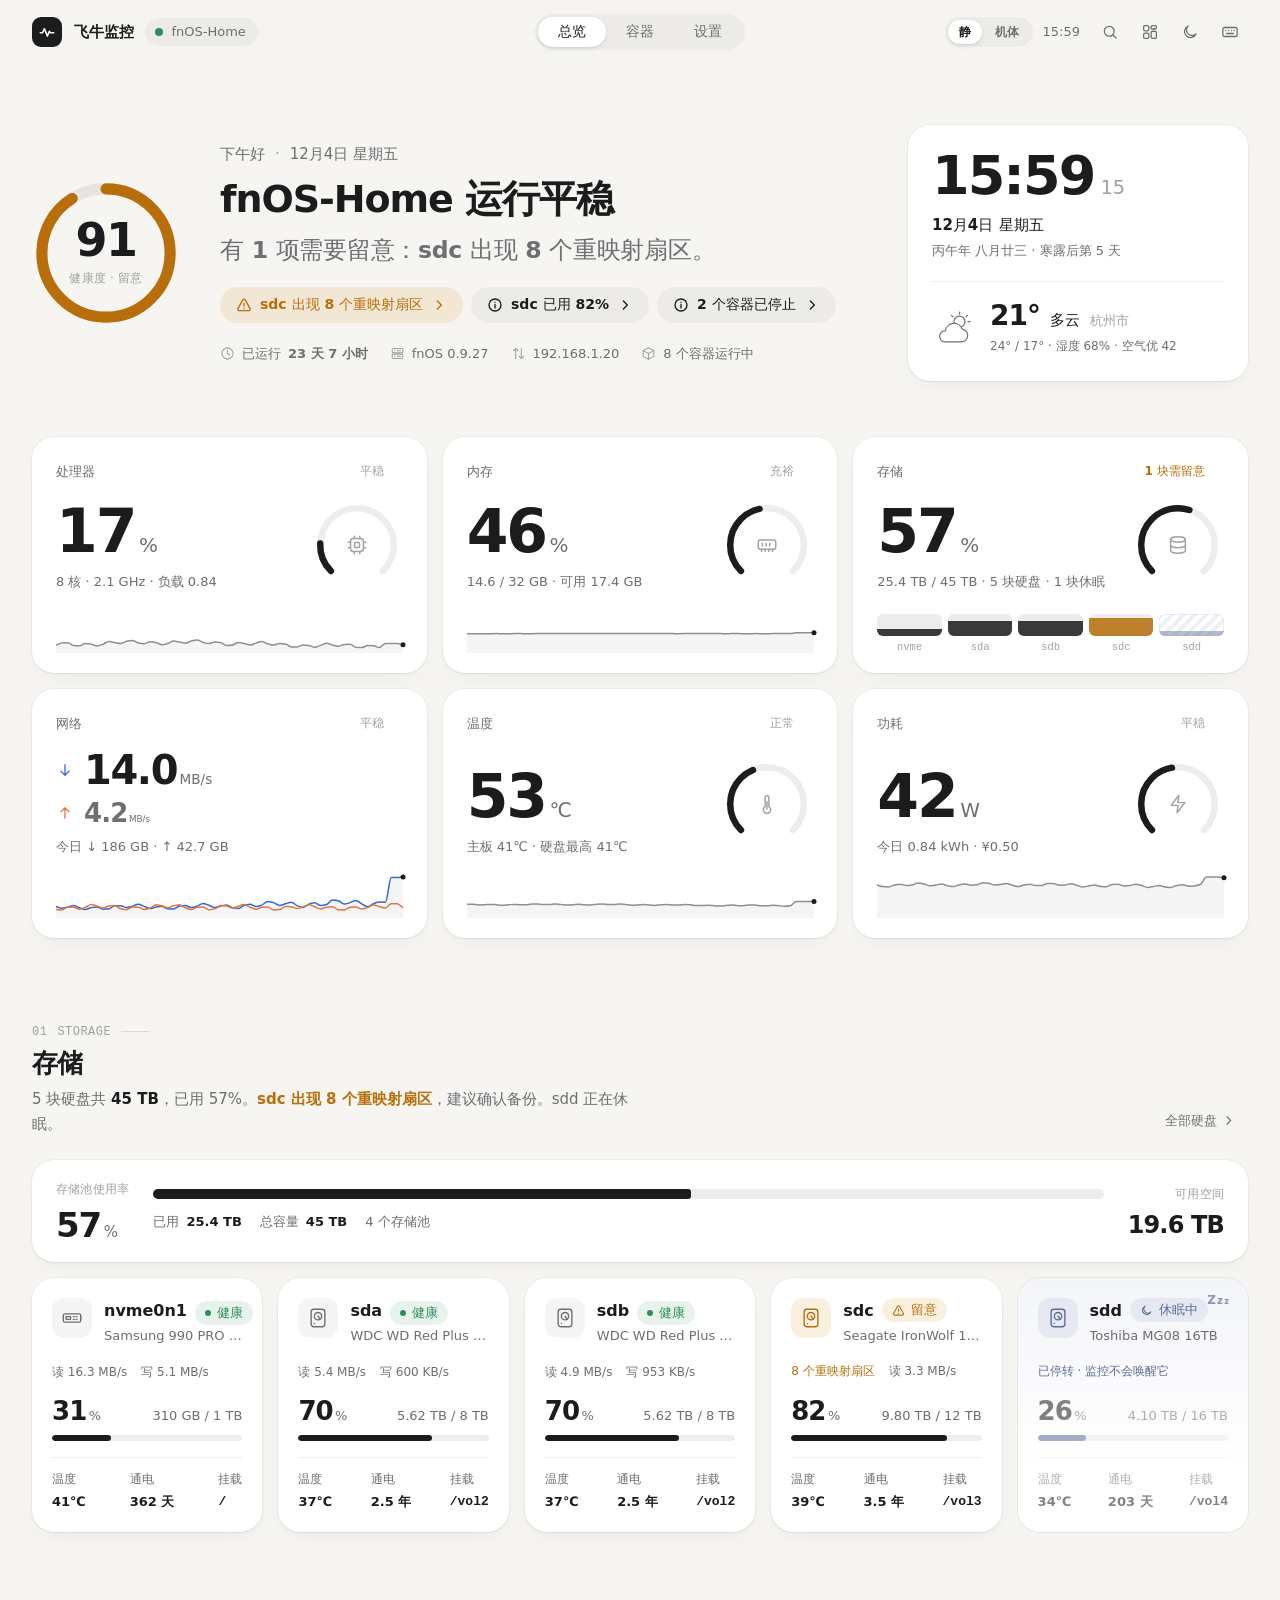
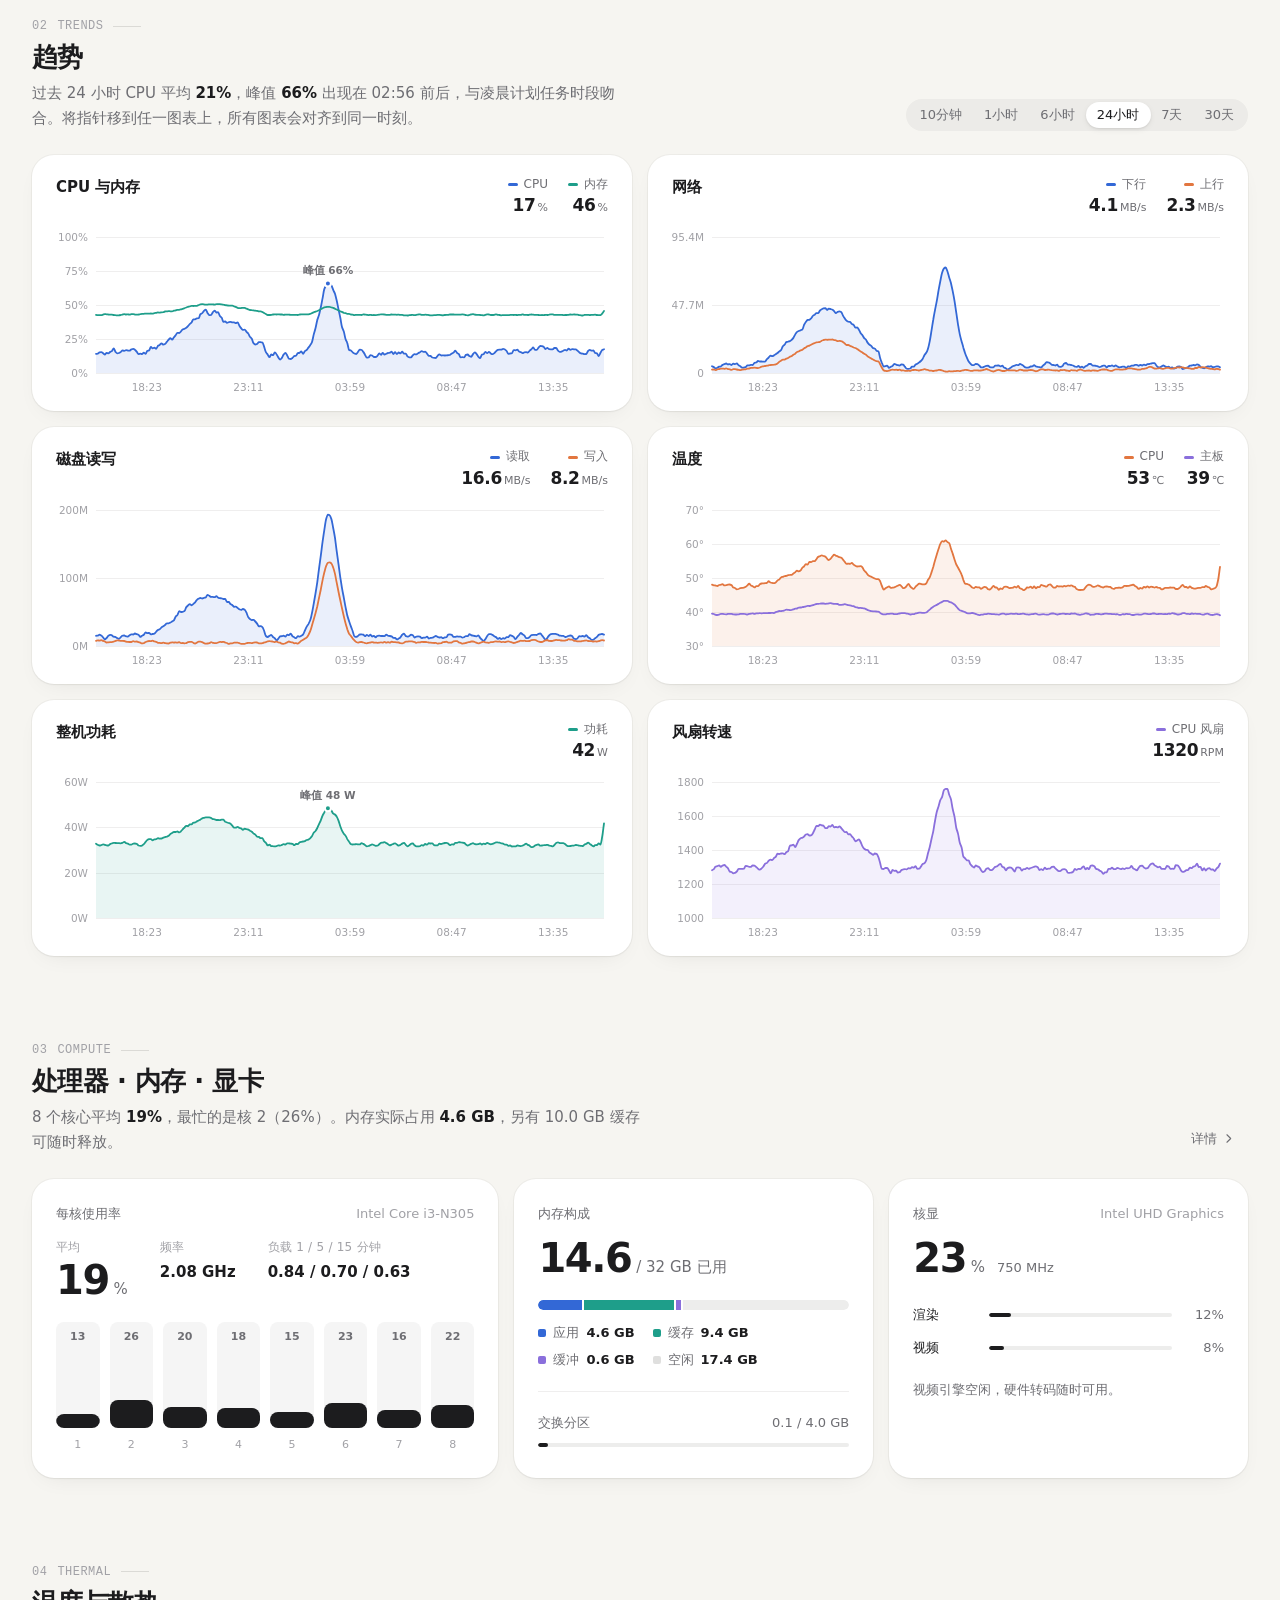
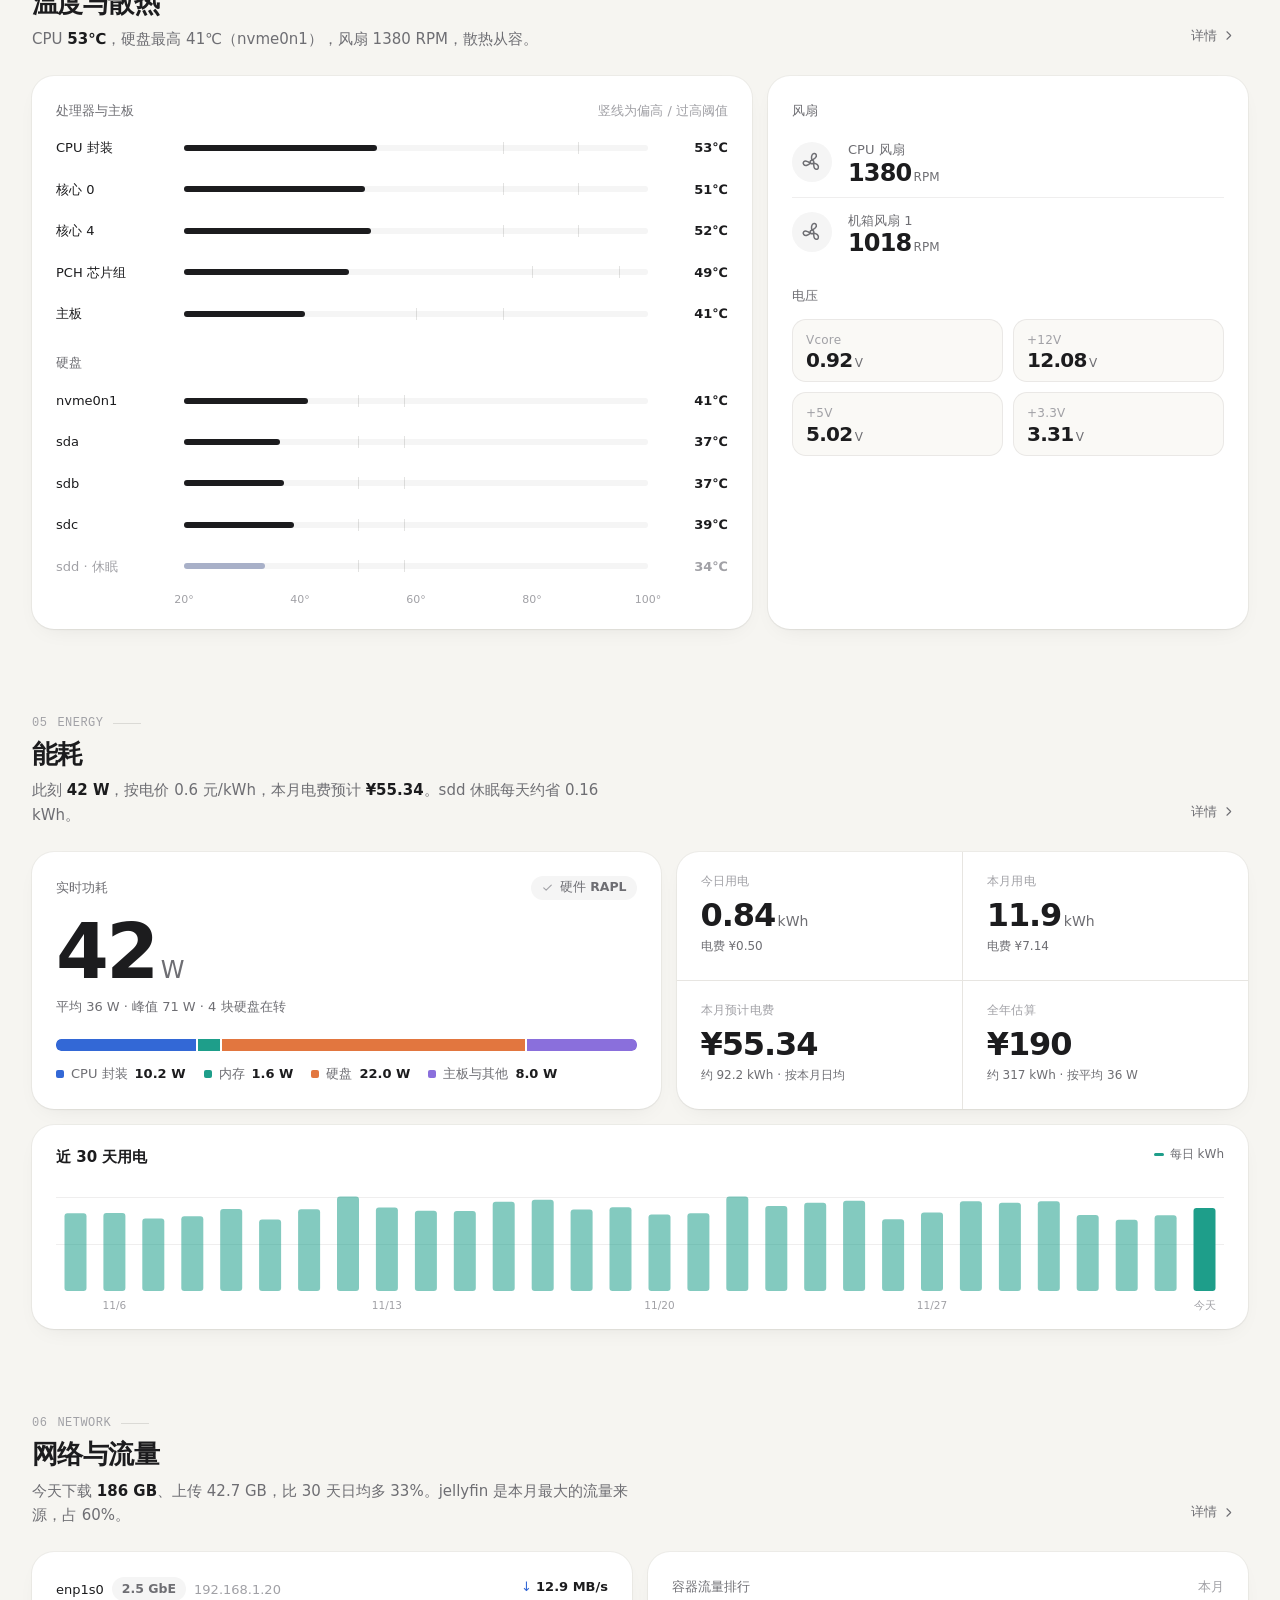
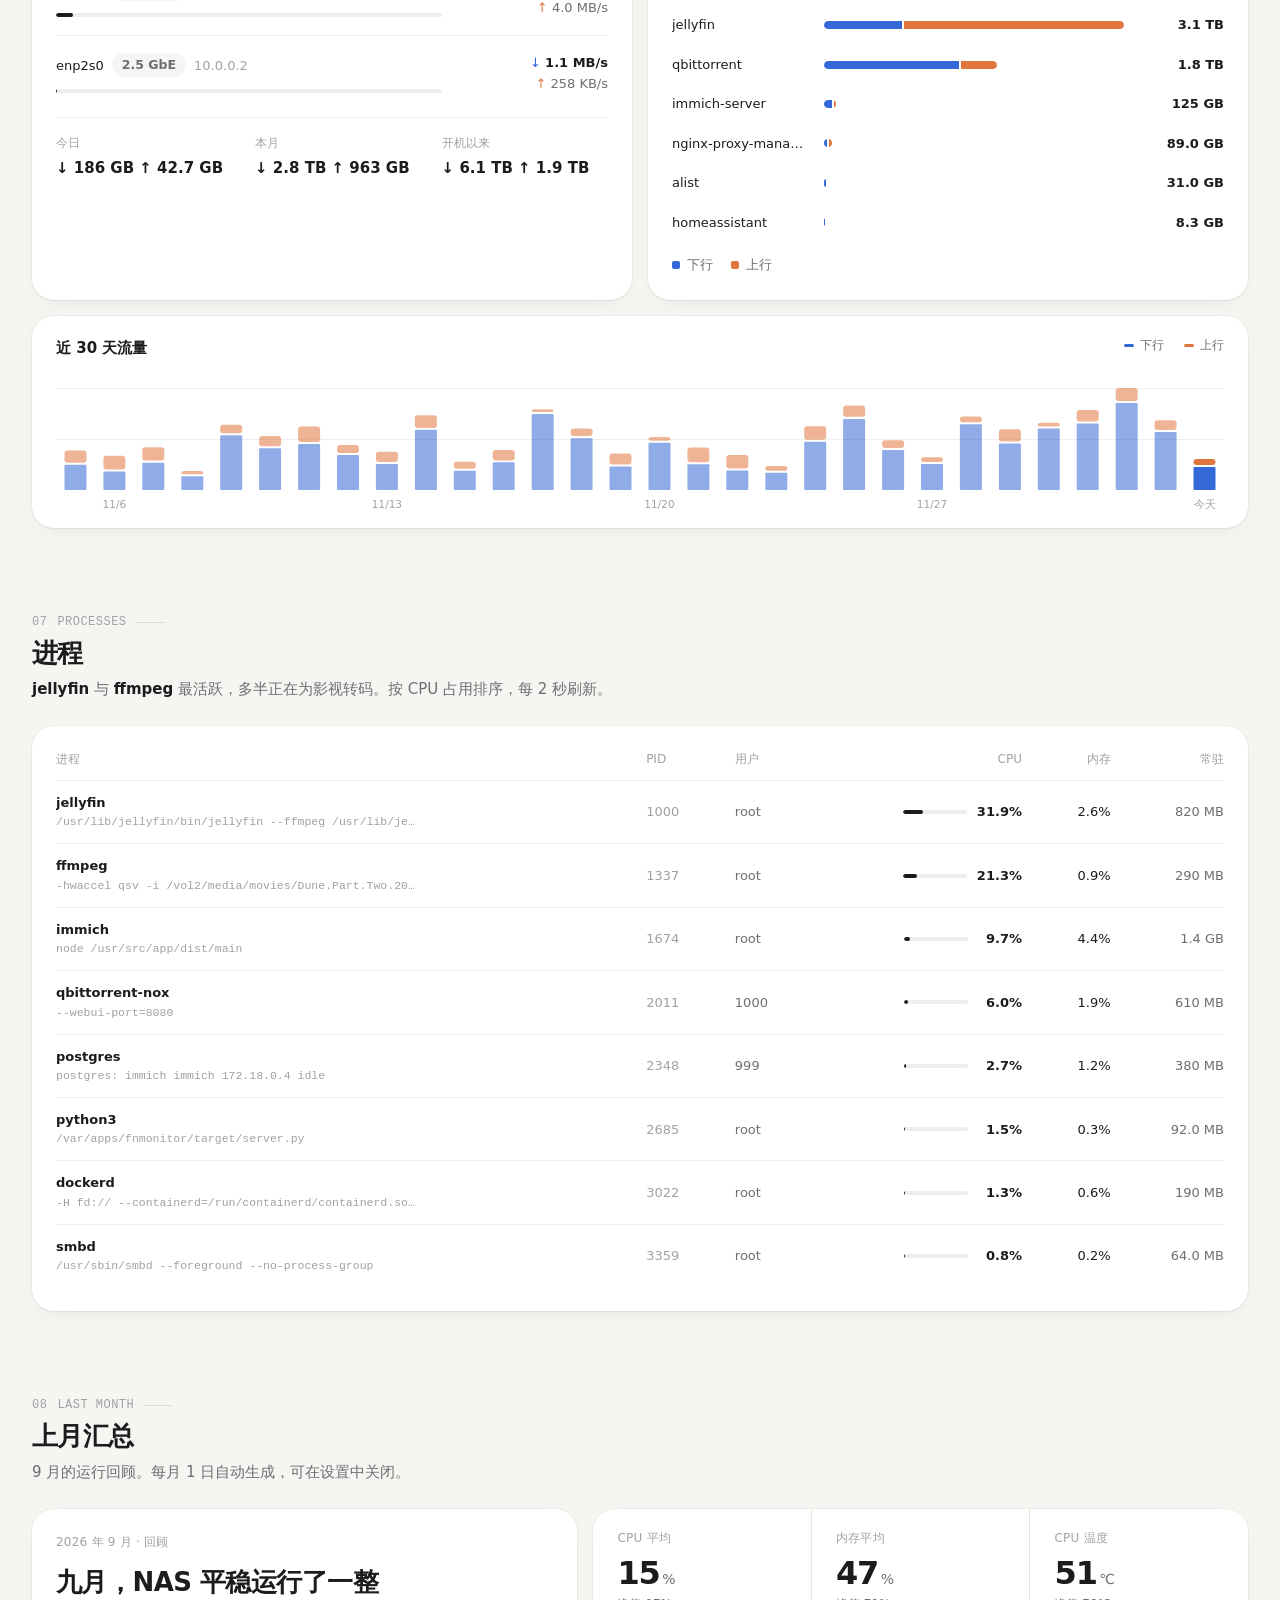
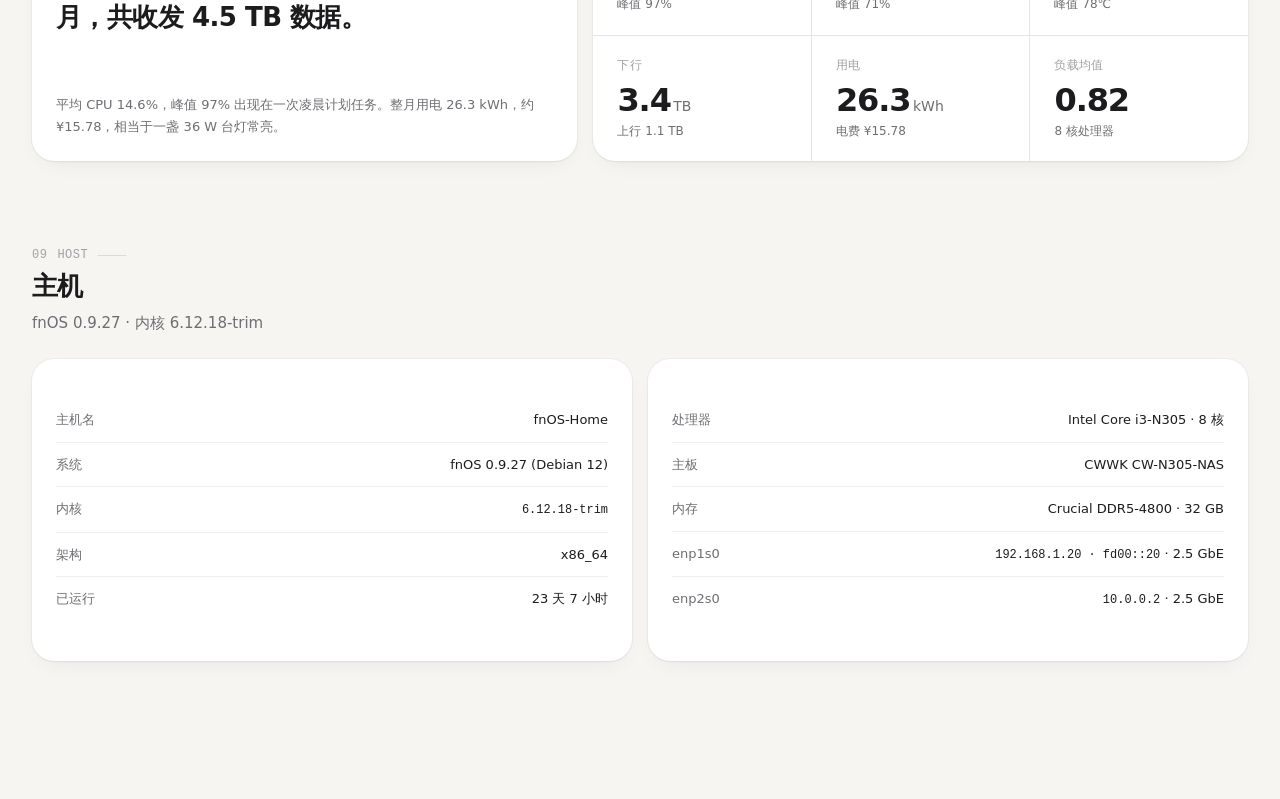
<file: design-demos/b-calm/index.html>
<!doctype html>
<html lang="zh-CN" data-theme="light" data-accent="ink">
<head>
<meta charset="utf-8">
<meta name="viewport" content="width=device-width, initial-scale=1, viewport-fit=cover">
<meta name="color-scheme" content="light dark">
<link rel="icon" href="data:,">
<title>飞牛监控 · 静 Calm</title>
<script src="../shared/style-switch.js"></script>
<script>
  /* 尽早应用主题，避免首屏闪烁 */
  (function () {
    try {
      var s = JSON.parse(localStorage.getItem('fnm.b.settings') || '{}');
      var mode = s.theme || 'light';
      if (mode === 'auto') mode = matchMedia('(prefers-color-scheme: dark)').matches ? 'dark' : 'light';
      document.documentElement.dataset.theme = mode;
      document.documentElement.dataset.accent = s.accent || 'ink';
    } catch (e) {}
  })();
</script>
<style>
/* =====================================================================
   1. DESIGN TOKENS
   ---------------------------------------------------------------------
   - 所有颜色、阴影、圆角、字号、间距、动效都是 token
   - 主题 = 一组 surface/ink token；强调色 = data-accent 覆盖 --accent
   - 图表色、状态色与强调色彼此独立：换强调色不会改变数据含义
   ===================================================================== */
:root {
  /* type */
  --font-sans: -apple-system, BlinkMacSystemFont, "SF Pro Text", "PingFang SC", "HarmonyOS Sans SC", "MiSans", "Microsoft YaHei UI", system-ui, sans-serif;
  --font-display: "SF Pro Display", -apple-system, BlinkMacSystemFont, "PingFang SC", "HarmonyOS Sans SC", "MiSans", "Microsoft YaHei UI", system-ui, sans-serif;
  --font-mono: "SF Mono", "JetBrains Mono", "Cascadia Code", ui-monospace, Menlo, Consolas, monospace;

  --fs-hero: 60px;     /* 指标大数字 */
  --fs-display: 38px;  /* 首屏结论句 */
  --fs-h2: 26px;       /* 版块标题 */
  --fs-h3: 17px;
  --fs-body: 15px;
  --fs-sm: 13px;
  --fs-xs: 12px;
  --lh-tight: 1.15;
  --lh-body: 1.65;

  /* space (4pt rhythm) */
  --s1: 4px; --s2: 8px; --s3: 12px; --s4: 16px; --s5: 20px; --s6: 24px;
  --s7: 32px; --s8: 40px; --s9: 56px; --s10: 80px;
  --section-gap: 88px;
  --page-w: 1280px;
  --page-pad: 32px;

  /* radius */
  --r-xs: 6px; --r-sm: 10px; --r-md: 14px; --r-lg: 22px; --r-pill: 999px;

  /* motion */
  --ease: cubic-bezier(.22, .8, .24, 1);
  --ease-sheet: cubic-bezier(.32, .72, 0, 1);
  --dur-1: 140ms; --dur-2: 260ms; --dur-3: 480ms; --dur-gauge: 900ms;
}

/* ---- Light (primary) ---- */
:root, [data-theme="light"] {
  color-scheme: light;
  --bg: #F6F5F1;
  --bg-bar: rgba(246, 245, 241, .82);
  --card: #FFFFFF;
  --card-sunk: #FAF9F6;
  --card-hover: #FFFFFF;
  --fill-1: rgba(28, 26, 22, .045);
  --fill-2: rgba(28, 26, 22, .08);
  --fill-3: rgba(28, 26, 22, .14);
  --line: rgba(28, 26, 22, .07);
  --line-strong: rgba(28, 26, 22, .12);
  --ink-1: #1C1C1E;
  --ink-2: #6E6E73;
  --ink-3: #A1A1A6;
  --ink-inv: #FFFFFF;
  --scrim: rgba(28, 24, 18, .22);

  --ok: #2F8F5B;     --ok-soft: rgba(47, 143, 91, .11);
  --warn: #B86E0A;   --warn-soft: rgba(214, 140, 20, .13);
  --crit: #CC3B32;   --crit-soft: rgba(204, 59, 50, .10);
  --sleep: #5D6C9C;  --sleep-soft: rgba(93, 108, 156, .10);

  /* 数据序列色（已通过色盲分离度校验，light surface） */
  --c1: #3368D6; --c2: #E2763F; --c3: #1E9E8A; --c4: #8A6FDC;
  --gauge: var(--ink-1);
  --spark: #8E8E93;

  --shadow-card: 0 0 0 1px rgba(28, 25, 20, .04), 0 1px 2px rgba(28, 25, 20, .04), 0 8px 24px -12px rgba(28, 25, 20, .10);
  --shadow-raise: 0 0 0 1px rgba(28, 25, 20, .05), 0 2px 4px rgba(28, 25, 20, .04), 0 18px 40px -16px rgba(28, 25, 20, .18);
  --shadow-pop: 0 0 0 1px rgba(28, 25, 20, .06), 0 24px 64px -12px rgba(28, 25, 20, .28);
  --shadow-thumb: 0 1px 2px rgba(0, 0, 0, .08), 0 2px 6px rgba(0, 0, 0, .06);
}

/* ---- Warm dark ---- */
[data-theme="dark"] {
  color-scheme: dark;
  --bg: #161514;
  --bg-bar: rgba(22, 21, 20, .82);
  --card: #1F1E1C;
  --card-sunk: #1A1918;
  --card-hover: #23221F;
  --fill-1: rgba(255, 248, 235, .055);
  --fill-2: rgba(255, 248, 235, .09);
  --fill-3: rgba(255, 248, 235, .16);
  --line: rgba(255, 248, 235, .07);
  --line-strong: rgba(255, 248, 235, .12);
  --ink-1: #F2EFE9;
  --ink-2: #A39F97;
  --ink-3: #6F6B64;
  --ink-inv: #161514;
  --scrim: rgba(0, 0, 0, .5);

  --ok: #5DBB85;     --ok-soft: rgba(93, 187, 133, .13);
  --warn: #E2A646;   --warn-soft: rgba(226, 166, 70, .14);
  --crit: #EE6A5F;   --crit-soft: rgba(238, 106, 95, .14);
  --sleep: #8E9BCB;  --sleep-soft: rgba(142, 155, 203, .12);

  --c1: #5585E8; --c2: #D8743C; --c3: #1F9C86; --c4: #8B74E0;
  --spark: #7C7871;

  --shadow-card: 0 0 0 1px rgba(255, 248, 235, .045), 0 1px 0 rgba(255, 248, 235, .03) inset, 0 10px 30px -14px rgba(0, 0, 0, .6);
  --shadow-raise: 0 0 0 1px rgba(255, 248, 235, .07), 0 20px 44px -16px rgba(0, 0, 0, .7);
  --shadow-pop: 0 0 0 1px rgba(255, 248, 235, .08), 0 28px 70px -14px rgba(0, 0, 0, .75);
  --shadow-thumb: 0 1px 2px rgba(0, 0, 0, .4);
}

/* ---- Accent palette (7 套，对应原应用 7 个配色主题) ---- */
[data-accent="ink"]      { --accent: #2B50C0; }
[data-accent="indigo"]   { --accent: #5146C2; }
[data-accent="teal"]     { --accent: #137473; }
[data-accent="moss"]     { --accent: #3F7A3A; }
[data-accent="amber"]    { --accent: #A8620A; }
[data-accent="rose"]     { --accent: #B23A5B; }
[data-accent="graphite"] { --accent: #3A3A3C; }
[data-theme="dark"][data-accent="ink"]      { --accent: #7896F4; }
[data-theme="dark"][data-accent="indigo"]   { --accent: #958CF2; }
[data-theme="dark"][data-accent="teal"]     { --accent: #4DB6B0; }
[data-theme="dark"][data-accent="moss"]     { --accent: #82BC77; }
[data-theme="dark"][data-accent="amber"]    { --accent: #E3A447; }
[data-theme="dark"][data-accent="rose"]     { --accent: #E77C97; }
[data-theme="dark"][data-accent="graphite"] { --accent: #D9D5CE; }
:root {
  --accent-soft: color-mix(in srgb, var(--accent) 11%, transparent);
  --accent-ring: color-mix(in srgb, var(--accent) 38%, transparent);
}

/* =====================================================================
   2. BASE
   ===================================================================== */
*, *::before, *::after { box-sizing: border-box; }
html { -webkit-text-size-adjust: 100%; text-size-adjust: 100%; }
body {
  margin: 0; background: var(--bg); color: var(--ink-1);
  font: 400 var(--fs-body)/var(--lh-body) var(--font-sans);
  -webkit-font-smoothing: antialiased; -moz-osx-font-smoothing: grayscale;
  font-feature-settings: "tnum" 0;
  transition: background-color var(--dur-3) var(--ease), color var(--dur-3) var(--ease);
}
button, input, select { font: inherit; color: inherit; }
button { cursor: pointer; background: none; border: 0; padding: 0; }
a { color: var(--accent); text-decoration: none; }
:focus-visible { outline: 2px solid var(--accent-ring); outline-offset: 2px; border-radius: 8px; }
::selection { background: var(--accent-soft); }
.i { width: 18px; height: 18px; flex: none; fill: none; stroke: currentColor; stroke-width: 1.7; stroke-linecap: round; stroke-linejoin: round; }
.i-sm { width: 15px; height: 15px; }
.i-lg { width: 22px; height: 22px; }
.num, .tnum { font-variant-numeric: tabular-nums; font-feature-settings: "tnum" 1; }
.num { font-family: var(--font-display); letter-spacing: -.035em; font-weight: 600; line-height: 1; }
.mono { font-family: var(--font-mono); font-size: .92em; letter-spacing: 0; }
.muted { color: var(--ink-2); }
.faint { color: var(--ink-3); }
.sr { position: absolute; width: 1px; height: 1px; overflow: hidden; clip: rect(0 0 0 0); white-space: nowrap; }
.hidden { display: none !important; }

/* =====================================================================
   3. TOP BAR
   ===================================================================== */
.topbar {
  position: sticky; top: 0; z-index: 40;
  background: var(--bg-bar);
  -webkit-backdrop-filter: saturate(1.6) blur(18px); backdrop-filter: saturate(1.6) blur(18px);
  border-bottom: 1px solid transparent; transition: border-color var(--dur-2) var(--ease);
}
.topbar.scrolled { border-bottom-color: var(--line); }
.topbar-in {
  max-width: var(--page-w); margin: 0 auto; height: 64px; padding: 0 var(--page-pad);
  display: grid; grid-template-columns: 1fr auto 1fr; align-items: center; gap: var(--s4);
}
.brand { display: flex; align-items: center; gap: var(--s3); min-width: 0; }
.brand-mark { width: 30px; height: 30px; border-radius: 9px; background: var(--ink-1); color: var(--ink-inv); display: grid; place-items: center; flex: none; }
.brand-mark svg { width: 18px; height: 18px; stroke-width: 2; }
.brand-name { font-weight: 600; font-size: 15px; letter-spacing: -.01em; white-space: nowrap; }
.host-chip { display: inline-flex; align-items: center; gap: 8px; height: 28px; padding: 0 12px 0 10px; border-radius: var(--r-pill); background: var(--fill-1); color: var(--ink-2); font-size: var(--fs-sm); white-space: nowrap; }
.live { position: relative; width: 8px; height: 8px; border-radius: 50%; background: var(--ok); flex: none; }
.live::after { content: ""; position: absolute; inset: 0; border-radius: 50%; background: var(--ok); opacity: 0; }
.live.beat::after { animation: beat 1.6s var(--ease) 1; }
.live.paused { background: var(--ink-3); }
@keyframes beat { 0% { transform: scale(1); opacity: .55; } 100% { transform: scale(3.2); opacity: 0; } }
.tools { display: flex; align-items: center; justify-content: flex-end; gap: 4px; }
.clock-mini { font-size: var(--fs-sm); color: var(--ink-2); margin-right: 8px; }
.icon-btn { width: 36px; height: 36px; border-radius: 50%; display: grid; place-items: center; color: var(--ink-2); transition: background var(--dur-1), color var(--dur-1); position: relative; }
.icon-btn:hover { background: var(--fill-1); color: var(--ink-1); }
.icon-btn[aria-pressed="true"] { background: var(--ink-1); color: var(--ink-inv); }
.kbd { display: inline-grid; place-items: center; min-width: 20px; height: 20px; padding: 0 5px; border-radius: 5px; font: 500 11px/1 var(--font-mono); color: var(--ink-2); background: var(--fill-1); box-shadow: inset 0 -1px 0 var(--line-strong); }

/* ---- Segmented control (通用) ---- */
.seg { position: relative; display: inline-flex; padding: 3px; border-radius: var(--r-pill); background: var(--fill-1); isolation: isolate; }
.seg button { position: relative; z-index: 1; height: 30px; padding: 0 16px; border-radius: var(--r-pill); font-size: 14px; font-weight: 500; color: var(--ink-2); white-space: nowrap; transition: color var(--dur-2) var(--ease); }
.seg button:hover { color: var(--ink-1); }
.seg button[aria-selected="true"], .seg button[aria-checked="true"] { color: var(--ink-1); }
.seg .thumb { position: absolute; z-index: 0; top: 3px; bottom: 3px; left: 0; border-radius: var(--r-pill); background: var(--card); box-shadow: var(--shadow-thumb); transition: transform var(--dur-3) var(--ease), width var(--dur-3) var(--ease); }
[data-theme="dark"] .seg .thumb { background: #3A3835; }
.seg.sm button { height: 26px; padding: 0 11px; font-size: 13px; }
.seg.nav button { padding: 0 20px; }

/* =====================================================================
   4. PAGE + SECTION SCAFFOLD
   ===================================================================== */
.page { max-width: var(--page-w); margin: 0 auto; padding: var(--s8) var(--page-pad) 140px; }
.page[hidden] { display: none; }
.page-enter { animation: pageIn var(--dur-3) var(--ease); }
@keyframes pageIn { from { opacity: 0; transform: translateY(6px); } to { opacity: 1; transform: none; } }

.card { background: var(--card); border-radius: var(--r-lg); box-shadow: var(--shadow-card); position: relative; min-width: 0; }
.card.pad { padding: var(--s6); }
.tap { cursor: pointer; transition: box-shadow var(--dur-2) var(--ease), transform var(--dur-2) var(--ease), background var(--dur-2); }
.tap:hover { box-shadow: var(--shadow-raise); transform: translateY(-1px); }
.tap:active { transform: translateY(0) scale(.995); }
.tap .more { opacity: 0; transition: opacity var(--dur-2), transform var(--dur-2) var(--ease); transform: translateX(-3px); color: var(--ink-3); }
.tap:hover .more, .tap:focus-visible .more { opacity: 1; transform: none; }

.module { margin-top: var(--section-gap); position: relative; }
.mod-head { display: flex; align-items: flex-end; justify-content: space-between; gap: var(--s6); margin-bottom: var(--s6); }
.mod-head-l { min-width: 0; }
.mod-kicker { display: flex; align-items: center; gap: 10px; font: 500 12px/1 var(--font-mono); color: var(--ink-3); letter-spacing: .04em; margin-bottom: 10px; }
.mod-kicker::after { content: ""; width: 28px; height: 1px; background: var(--line-strong); }
.mod-title { margin: 0; font-size: var(--fs-h2); line-height: 1.2; font-weight: 650; letter-spacing: -.02em; }
.mod-dek { margin: 8px 0 0; color: var(--ink-2); max-width: 64ch; font-size: var(--fs-body); }
.mod-dek b { color: var(--ink-1); font-weight: 600; }
.mod-dek .warn { color: var(--warn); font-weight: 600; }
.mod-actions { display: flex; align-items: center; gap: var(--s3); flex: none; }
.link-btn { display: inline-flex; align-items: center; gap: 4px; height: 32px; padding: 0 12px; border-radius: var(--r-pill); color: var(--ink-2); font-size: var(--fs-sm); font-weight: 500; transition: background var(--dur-1), color var(--dur-1); }
.link-btn:hover { background: var(--fill-1); color: var(--ink-1); }
.mod-editbar { display: none; }
.mod-headless .mod-head { display: none; }

.grid { display: grid; gap: var(--s4); }
.g-2 { grid-template-columns: repeat(2, minmax(0, 1fr)); }
.g-3 { grid-template-columns: repeat(3, minmax(0, 1fr)); }
.g-4 { grid-template-columns: repeat(4, minmax(0, 1fr)); }

.label { font-size: var(--fs-sm); color: var(--ink-2); font-weight: 500; display: flex; align-items: center; gap: 8px; }
.label .i { color: var(--ink-3); }
.eyebrow { font-size: var(--fs-xs); color: var(--ink-3); letter-spacing: .02em; }
.unit { font-family: var(--font-sans); font-size: .34em; font-weight: 500; letter-spacing: 0; color: var(--ink-2); margin-left: .18em; }
.sub { font-size: var(--fs-sm); color: var(--ink-2); }
.hair { height: 1px; background: var(--line); border: 0; margin: var(--s5) 0; }

/* ---- pills ---- */
.pill { display: inline-flex; align-items: center; gap: 6px; height: 24px; padding: 0 10px; border-radius: var(--r-pill); font-size: 12.5px; font-weight: 550; white-space: nowrap; background: var(--fill-1); color: var(--ink-2); }
.pill .dot { width: 6px; height: 6px; border-radius: 50%; background: currentColor; }
.pill .i { width: 13px; height: 13px; stroke-width: 2; }
.pill.ok { background: var(--ok-soft); color: var(--ok); }
.pill.warn { background: var(--warn-soft); color: var(--warn); }
.pill.crit { background: var(--crit-soft); color: var(--crit); }
.pill.sleep { background: var(--sleep-soft); color: var(--sleep); }
.pill.btn { cursor: pointer; transition: filter var(--dur-1); }
.pill.btn:hover { filter: brightness(.96); }
.st-ok { color: var(--ok); } .st-warn { color: var(--warn); } .st-crit { color: var(--crit); }

/* ---- bars ---- */
.bar { height: 6px; border-radius: 3px; background: var(--fill-2); overflow: hidden; position: relative; }
.bar > i { position: absolute; inset: 0 auto 0 0; width: 0; border-radius: 3px; background: var(--ink-1); transition: width var(--dur-gauge) var(--ease), background var(--dur-2); }
.bar.thin { height: 4px; }
.bar > i.warn { background: var(--warn); } .bar > i.crit { background: var(--crit); } .bar > i.ok { background: var(--ok); }
.stack { display: flex; gap: 2px; height: 10px; border-radius: 5px; overflow: hidden; }
.stack > i { display: block; height: 100%; min-width: 2px; transition: flex-grow var(--dur-gauge) var(--ease); }
.stack > i:first-child { border-radius: 5px 0 0 5px; } .stack > i:last-child { border-radius: 0 5px 5px 0; }
.legend { display: flex; flex-wrap: wrap; gap: 6px 18px; margin-top: var(--s3); font-size: var(--fs-sm); color: var(--ink-2); }
.legend span { display: inline-flex; align-items: center; gap: 7px; }
.legend i { width: 8px; height: 8px; border-radius: 2px; display: inline-block; }
.legend b { color: var(--ink-1); font-weight: 600; font-variant-numeric: tabular-nums; }

/* =====================================================================
   5. HERO
   ===================================================================== */
.hero { display: grid; grid-template-columns: auto minmax(0, 1fr) 340px; gap: var(--s8); align-items: center; padding: var(--s5) 0 var(--s4); }
.ring-wrap { position: relative; width: 148px; height: 148px; }
.ring-wrap svg { width: 100%; height: 100%; transform: rotate(-90deg); }
.ring-track { stroke: var(--fill-2); }
.ring-val { stroke: var(--ok); transition: stroke-dashoffset 1.4s var(--ease), stroke var(--dur-3); }
.ring-center { position: absolute; inset: 0; display: grid; place-content: center; text-align: center; }
.ring-center .num { font-size: 46px; }
.ring-center .eyebrow { margin-top: 6px; }
.greet { color: var(--ink-2); font-size: var(--fs-body); margin: 0 0 10px; display: flex; align-items: center; gap: 10px; flex-wrap: wrap; }
.verdict { margin: 0; font-size: var(--fs-display); line-height: 1.22; font-weight: 650; letter-spacing: -.028em; text-wrap: balance; }
.verdict .soft { display: block; margin-top: 10px; color: var(--ink-2); font-weight: 550; font-size: .62em; line-height: 1.45; letter-spacing: -.012em; }
.issues { display: flex; flex-wrap: wrap; gap: 8px; margin-top: var(--s5); }
.facts { display: flex; flex-wrap: wrap; gap: 6px 22px; margin-top: var(--s5); color: var(--ink-2); font-size: var(--fs-sm); }
.facts span { display: inline-flex; align-items: center; gap: 7px; }
.facts .i { color: var(--ink-3); width: 15px; height: 15px; }
.clock-card { padding: var(--s6); }
.clock-time { font-size: 54px; }
.clock-time .sec { font-size: .36em; color: var(--ink-3); margin-left: 6px; letter-spacing: 0; font-weight: 500; }
.clock-date { margin-top: 10px; font-weight: 550; }
.clock-lunar { color: var(--ink-2); font-size: var(--fs-sm); margin-top: 2px; }
.wx { display: grid; grid-template-columns: auto 1fr; gap: 4px 14px; align-items: center; margin-top: var(--s5); padding-top: var(--s5); border-top: 1px solid var(--line); }
.wx-ico { grid-row: span 2; width: 44px; height: 44px; color: var(--ink-2); }
.wx-ico svg { width: 44px; height: 44px; stroke-width: 1.3; }
.wx-main { display: flex; align-items: baseline; gap: 10px; }
.wx-main .num { font-size: 28px; }
.wx-sub { font-size: var(--fs-xs); color: var(--ink-2); }

/* =====================================================================
   6. METRIC CARDS
   ===================================================================== */
.metrics { grid-template-columns: repeat(3, minmax(0, 1fr)); }
.metric { padding: var(--s6) var(--s6) var(--s5); display: grid; grid-template-columns: minmax(0, 1fr) auto; grid-template-rows: auto 1fr auto; gap: 0 var(--s4); min-height: 236px; }
.metric .m-top { grid-column: 1 / -1; display: flex; align-items: center; justify-content: space-between; margin-bottom: var(--s4); }
.metric .m-state { font-size: var(--fs-xs); font-weight: 550; color: var(--ink-3); display: inline-flex; align-items: center; gap: 4px; }
.metric .m-val { font-size: var(--fs-hero); align-self: end; white-space: nowrap; }
.metric .m-val .unit { font-size: 20px; }
.metric .m-sub { font-size: var(--fs-sm); color: var(--ink-2); margin-top: 10px; white-space: nowrap; overflow: hidden; text-overflow: ellipsis; }
.metric .m-gauge { grid-row: 2; grid-column: 2; align-self: center; width: 92px; height: 92px; }
.metric .m-foot { grid-column: 1 / -1; margin-top: var(--s4); height: 44px; }
.metric.is-warn .m-state { color: var(--warn); } .metric.is-crit .m-state { color: var(--crit); }
.gauge-track { stroke: var(--fill-2); }
.gauge-val { stroke: var(--gauge); transition: stroke-dashoffset var(--dur-gauge) var(--ease), stroke var(--dur-2); }
.gauge-val.warn { stroke: var(--warn); } .gauge-val.crit { stroke: var(--crit); }
.gauge-tick { stroke: var(--card); stroke-width: 2; }
.net-vals { align-self: end; display: grid; gap: 10px; }
.net-vals .row { display: flex; align-items: baseline; gap: 10px; }
.net-vals .num { font-size: 40px; }
.net-vals .row.sec .num { font-size: 26px; color: var(--ink-2); }
.net-vals .arr { width: 18px; height: 18px; flex: none; align-self: center; }
.drive-pips { display: flex; gap: 6px; align-items: flex-end; height: 44px; }
.drive-pips > div { flex: 1; display: grid; gap: 6px; }
.drive-pips .pip { height: 22px; border-radius: 6px; background: var(--fill-2); position: relative; overflow: hidden; }
.drive-pips .pip > i { position: absolute; inset: auto 0 0 0; background: var(--ink-1); opacity: .85; }
.drive-pips .pip.sleep { background: repeating-linear-gradient(135deg, var(--sleep-soft) 0 4px, transparent 4px 8px); box-shadow: inset 0 0 0 1px var(--sleep-soft); }
.drive-pips .pip.sleep > i { background: var(--sleep); opacity: .45; }
.drive-pips .pip.warn > i { background: var(--warn); }
.drive-pips span { font: 500 10.5px/1 var(--font-mono); color: var(--ink-3); text-align: center; }
.spark { width: 100%; height: 100%; display: block; overflow: visible; }
.spark path.line { fill: none; stroke: var(--spark); stroke-width: 1.5; vector-effect: non-scaling-stroke; }
.spark path.area { fill: var(--fill-1); stroke: none; }
.spark circle { fill: var(--ink-1); }

/* =====================================================================
   7. STORAGE
   ===================================================================== */
.pool { display: grid; grid-template-columns: auto 1fr auto; align-items: center; gap: var(--s6); padding: var(--s5) var(--s6); margin-bottom: var(--s4); }
.pool .num { font-size: 34px; }
.pool .stack { height: 12px; }
.drives { grid-template-columns: repeat(auto-fill, minmax(208px, 1fr)); }
.drive { padding: var(--s5); display: flex; flex-direction: column; gap: var(--s4); min-height: 228px; overflow: hidden; }
.drive-top { display: flex; align-items: flex-start; gap: var(--s3); }
.drive-ico { width: 40px; height: 40px; border-radius: 12px; background: var(--fill-1); display: grid; place-items: center; color: var(--ink-2); flex: none; }
.drive-ico .i { width: 22px; height: 22px; stroke-width: 1.5; }
.drive-name { font-weight: 600; font-size: 16px; display: flex; align-items: center; gap: 8px; }
.drive-model { font-size: var(--fs-sm); color: var(--ink-2); white-space: nowrap; overflow: hidden; text-overflow: ellipsis; }
.drive-cap { margin-top: auto; }
.drive-cap .row { display: flex; align-items: baseline; justify-content: space-between; margin-bottom: 8px; }
.drive-cap .num { font-size: 26px; }
.drive-meta { display: flex; justify-content: space-between; gap: 8px; font-size: var(--fs-xs); color: var(--ink-2); border-top: 1px solid var(--line); padding-top: var(--s3); }
.drive-meta b { display: block; font-size: var(--fs-sm); color: var(--ink-1); font-weight: 600; font-variant-numeric: tabular-nums; margin-top: 1px; }
.drive.is-warn .drive-ico { background: var(--warn-soft); color: var(--warn); }
/* 休眠：降饱和、夜色底纹、月亮、轻微下沉 —— 一眼可辨 */
.drive.is-sleep { background: linear-gradient(180deg, color-mix(in srgb, var(--sleep) 7%, var(--card)), var(--card) 75%); box-shadow: 0 0 0 1px var(--sleep-soft), 0 1px 2px rgba(0,0,0,.02); }
.drive.is-sleep .drive-ico { background: var(--sleep-soft); color: var(--sleep); }
.drive.is-sleep .drive-cap, .drive.is-sleep .drive-meta { opacity: .55; }
.drive.is-sleep .bar > i { background: var(--sleep); }
.zzz { position: absolute; right: 18px; top: 16px; color: var(--sleep); font: 600 12px/1 var(--font-display); letter-spacing: .1em; opacity: .7; }
.zzz span { display: inline-block; animation: zz 3.6s ease-in-out infinite; }
.zzz span:nth-child(2) { animation-delay: .5s; font-size: 10px; } .zzz span:nth-child(3) { animation-delay: 1s; font-size: 8px; }
@keyframes zz { 0%, 100% { transform: translateY(0); opacity: .35; } 50% { transform: translateY(-4px); opacity: 1; } }
.io-line { display: flex; gap: 14px; font-size: var(--fs-xs); color: var(--ink-2); font-variant-numeric: tabular-nums; }
.io-line .i { width: 12px; height: 12px; stroke-width: 2.2; vertical-align: -1px; }

/* =====================================================================
   8. GENERIC LIST / KV / TABLE
   ===================================================================== */
.kv { display: grid; grid-template-columns: auto 1fr; gap: 0; }
.kv > div { display: contents; }
.kv dt, .kv dd { padding: 11px 0; border-top: 1px solid var(--line); margin: 0; font-size: var(--fs-sm); }
.kv dt { color: var(--ink-2); padding-right: var(--s6); white-space: nowrap; }
.kv dd { text-align: right; font-variant-numeric: tabular-nums; min-width: 0; overflow-wrap: anywhere; }
.kv > div:first-child dt, .kv > div:first-child dd { border-top: 0; }
.rows { display: flex; flex-direction: column; }
.row-i { display: grid; align-items: center; gap: var(--s4); padding: 12px 0; border-top: 1px solid var(--line); font-size: var(--fs-sm); }
.row-i:first-child { border-top: 0; }
.tbl { width: 100%; border-collapse: collapse; font-size: var(--fs-sm); }
.tbl th { text-align: left; font-weight: 500; color: var(--ink-3); font-size: var(--fs-xs); padding: 0 12px 10px; white-space: nowrap; }
.tbl td { padding: 11px 12px; border-top: 1px solid var(--line); font-variant-numeric: tabular-nums; white-space: nowrap; }
.tbl th:first-child, .tbl td:first-child { padding-left: 0; } .tbl th:last-child, .tbl td:last-child { padding-right: 0; }
.tbl .r { text-align: right; }
.tbl .cmd { color: var(--ink-3); font-family: var(--font-mono); font-size: 11.5px; max-width: 360px; overflow: hidden; text-overflow: ellipsis; }
.cell-bar { display: flex; align-items: center; gap: 10px; justify-content: flex-end; }
.cell-bar .bar { width: 64px; height: 4px; }

/* =====================================================================
   9. COMPUTE / THERMAL / ENERGY
   ===================================================================== */
.cores { display: grid; grid-template-columns: repeat(8, 1fr); gap: 10px; align-items: end; height: 132px; margin-top: var(--s5); }
.core { display: grid; grid-template-rows: 1fr auto; gap: 8px; height: 100%; text-align: center; }
.core .col { position: relative; border-radius: 8px; background: var(--fill-1); overflow: hidden; }
.core .col > i { position: absolute; inset: auto 0 0 0; height: 0; background: var(--ink-1); border-radius: 8px 8px 0 0; transition: height var(--dur-gauge) var(--ease), background var(--dur-2); }
.core .col > i.warn { background: var(--warn); } .core .col > i.crit { background: var(--crit); }
.core span { font-size: 11px; color: var(--ink-3); font-variant-numeric: tabular-nums; }
.core b { position: absolute; left: 0; right: 0; top: 6px; font-size: 11px; font-weight: 600; color: var(--ink-2); font-variant-numeric: tabular-nums; z-index: 1; mix-blend-mode: normal; }
.big-stat { display: flex; align-items: baseline; gap: 2px; }
.big-stat .num { font-size: 40px; }
.big-stat .unit { font-size: 15px; }
.split { display: flex; gap: var(--s7); margin-top: var(--s4); flex-wrap: wrap; }
.split > div { min-width: 0; }
.split .eyebrow { display: block; margin-bottom: 2px; }
.split b { font-weight: 600; font-variant-numeric: tabular-nums; }

.thermo-row { display: grid; grid-template-columns: 112px 1fr 64px; align-items: center; gap: var(--s4); padding: 10px 0; font-size: var(--fs-sm); }
.thermo { position: relative; height: 6px; border-radius: 3px; background: var(--fill-1); }
.thermo > i { position: absolute; left: 0; top: 0; bottom: 0; border-radius: 3px; background: var(--ink-1); transition: width var(--dur-gauge) var(--ease), background var(--dur-2); }
.thermo > i.warn { background: var(--warn); } .thermo > i.crit { background: var(--crit); } .thermo > i.sleep { background: var(--sleep); opacity: .5; }
.thermo .mk { position: absolute; top: -3px; bottom: -3px; width: 1px; background: var(--line-strong); }
.thermo-row .v { text-align: right; font-weight: 600; font-variant-numeric: tabular-nums; }
.thermo-scale { display: grid; grid-template-columns: 112px 1fr 64px; gap: var(--s4); font-size: 11px; color: var(--ink-3); margin-top: 4px; }
.thermo-scale > div { position: relative; height: 14px; }
.thermo-scale > div > span { position: absolute; transform: translateX(-50%); font-variant-numeric: tabular-nums; }
.fan { display: flex; align-items: center; gap: var(--s4); padding: 12px 0; }
.fan + .fan { border-top: 1px solid var(--line); }
.fan-ico { width: 40px; height: 40px; border-radius: 50%; background: var(--fill-1); display: grid; place-items: center; color: var(--ink-2); }
.fan-ico svg { width: 24px; height: 24px; animation: spin linear infinite; animation-duration: var(--spin, 2s); stroke-width: 1.5; }
@keyframes spin { to { transform: rotate(360deg); } }
.fan .num { font-size: 24px; }
.volts { display: grid; grid-template-columns: repeat(2, 1fr); gap: 10px; }
.volt { padding: 12px 14px; border-radius: var(--r-md); background: var(--card-sunk); box-shadow: inset 0 0 0 1px var(--line); }
.volt .num { font-size: 20px; }
.engine { display: grid; grid-template-columns: 64px 1fr 40px; gap: 12px; align-items: center; font-size: var(--fs-sm); padding: 6px 0; }
.engine .v { text-align: right; font-variant-numeric: tabular-nums; color: var(--ink-2); }

.energy { display: grid; grid-template-columns: 1.1fr 1fr; gap: var(--s4); }
.energy-live .num.huge { font-size: 76px; }
.energy-live .num.huge .unit { font-size: 24px; }
.stat-cells { display: grid; grid-template-columns: repeat(2, 1fr); gap: 1px; background: var(--line); border-radius: var(--r-lg); overflow: hidden; box-shadow: var(--shadow-card); }
.stat-cell { background: var(--card); padding: var(--s5) var(--s6); }
.stat-cell .num { font-size: 32px; margin-top: 8px; }
.stat-cell .num .unit { font-size: 14px; }
.stat-cell .sub { margin-top: 6px; font-size: var(--fs-xs); }

/* =====================================================================
   10. CHARTS
   ===================================================================== */
.chart-card { padding: var(--s5) var(--s6) var(--s4); }
.chart-head { display: flex; align-items: flex-start; justify-content: space-between; gap: var(--s4); margin-bottom: var(--s3); }
.chart-title { font-weight: 600; font-size: 15px; }
.chart-legend { display: flex; gap: var(--s5); font-size: var(--fs-xs); color: var(--ink-2); }
.chart-legend > span { display: grid; gap: 2px; justify-items: end; }
.chart-legend .lk { display: inline-flex; align-items: center; gap: 6px; }
.chart-legend .lk i { width: 10px; height: 3px; border-radius: 2px; }
.chart-legend .lv { font: 600 17px/1.1 var(--font-display); color: var(--ink-1); font-variant-numeric: tabular-nums; letter-spacing: -.02em; }
.chart-legend .lv small { font: 500 11px var(--font-sans); color: var(--ink-2); margin-left: 2px; letter-spacing: 0; }
.chart { position: relative; height: 168px; touch-action: pan-y; }
.chart svg { position: absolute; inset: 0; width: 100%; height: 100%; overflow: visible; }
.chart .grid-l { stroke: var(--line); stroke-width: 1; shape-rendering: crispEdges; }
.chart .axis-t { fill: var(--ink-3); font-size: 10.5px; font-family: var(--font-sans); font-variant-numeric: tabular-nums; }
.chart .ln { fill: none; stroke-width: 1.8; stroke-linejoin: round; stroke-linecap: round; }
.chart .ar { stroke: none; }
.chart .xh { stroke: var(--ink-3); stroke-width: 1; stroke-dasharray: 3 3; opacity: 0; transition: opacity var(--dur-1); }
.chart .dot { stroke: var(--card); stroke-width: 2; opacity: 0; transition: opacity var(--dur-1); }
.chart.hovering .xh, .chart.hovering .dot { opacity: 1; }
.chart .hit { fill: transparent; cursor: crosshair; }
.chart .peak-t { fill: var(--ink-2); font-size: 10.5px; font-weight: 600; font-variant-numeric: tabular-nums; }
.tip { position: absolute; z-index: 5; pointer-events: none; min-width: 120px; padding: 9px 12px; border-radius: 12px; background: var(--card); box-shadow: var(--shadow-pop); font-size: var(--fs-xs); opacity: 0; transform: translateY(4px); transition: opacity var(--dur-1), transform var(--dur-1); white-space: nowrap; }
.tip.show { opacity: 1; transform: none; }
.tip .tt { color: var(--ink-3); margin-bottom: 4px; font-variant-numeric: tabular-nums; }
.tip .tr { display: flex; align-items: center; gap: 8px; justify-content: space-between; line-height: 1.7; }
.tip .tr i { width: 8px; height: 8px; border-radius: 2px; display: inline-block; margin-right: 6px; }
.tip .tr b { font-weight: 600; font-variant-numeric: tabular-nums; }
.bars { position: relative; height: 148px; }
.bars svg { position: absolute; inset: 0; width: 100%; height: 100%; overflow: visible; }
.bars rect.b { transition: opacity var(--dur-1); }
.bars.hovering rect.b { opacity: .45; } .bars.hovering rect.b.on { opacity: 1; }
.rank-row { display: grid; grid-template-columns: 136px 1fr 84px; gap: var(--s4); align-items: center; padding: 9px 0; font-size: var(--fs-sm); }
.rank-row .n { overflow: hidden; text-overflow: ellipsis; white-space: nowrap; }
.rank-row .v { text-align: right; font-variant-numeric: tabular-nums; font-weight: 600; }
.rank-row .stack { height: 8px; }

/* =====================================================================
   11. SHEET (渐进披露的核心)
   ===================================================================== */
.scrim { position: fixed; inset: 0; z-index: 60; background: var(--scrim); opacity: 0; pointer-events: none; transition: opacity var(--dur-3) var(--ease); }
.scrim.on { opacity: 1; pointer-events: auto; }
.sheet { position: fixed; z-index: 61; top: 10px; right: 10px; bottom: 10px; width: min(620px, calc(100vw - 20px)); background: var(--bg); border-radius: 26px; box-shadow: var(--shadow-pop); transform: translateX(calc(100% + 24px)); transition: transform var(--dur-3) var(--ease-sheet); display: flex; flex-direction: column; overflow: hidden; visibility: hidden; }
.sheet.on { transform: none; visibility: visible; }
.sheet:focus { outline: none; }
.sheet-head { display: flex; align-items: center; gap: var(--s3); padding: var(--s5) var(--s5) var(--s4) var(--s6); }
.sheet-head .drive-ico { width: 44px; height: 44px; }
.sheet-title { font-size: 20px; font-weight: 650; letter-spacing: -.02em; line-height: 1.25; }
.sheet-sub { font-size: var(--fs-sm); color: var(--ink-2); }
.sheet-head .grow { flex: 1; min-width: 0; }
.sheet-body { flex: 1; overflow-y: auto; overscroll-behavior: contain; padding: 0 var(--s6) var(--s8); }
.sheet-body > * + * { margin-top: var(--s4); }
.sheet-sec { margin-top: var(--s7) !important; margin-bottom: calc(var(--s3) * -1); font-size: var(--fs-sm); font-weight: 600; color: var(--ink-2); display: flex; justify-content: space-between; align-items: center; }
.sheet-hero { display: flex; align-items: flex-end; justify-content: space-between; gap: var(--s4); padding: var(--s2) 0 0; }
.sheet-hero .num { font-size: 64px; }
.sheet-hero .num .unit { font-size: 22px; }
.note { display: flex; gap: 12px; padding: 14px 16px; border-radius: var(--r-md); font-size: var(--fs-sm); line-height: 1.6; }
.note .i { margin-top: 2px; }
.note.warn { background: var(--warn-soft); color: color-mix(in srgb, var(--warn) 80%, var(--ink-1)); }
.note.sleep { background: var(--sleep-soft); color: color-mix(in srgb, var(--sleep) 75%, var(--ink-1)); }
.note.info { background: var(--fill-1); color: var(--ink-2); }
.smart-flag { font-weight: 600; }

/* =====================================================================
   12. DOCKER PAGE
   ===================================================================== */
.page-head { display: flex; align-items: flex-end; justify-content: space-between; gap: var(--s6); flex-wrap: wrap; margin-bottom: var(--s7); }
.page-title { margin: 0; font-size: 44px; font-weight: 700; letter-spacing: -.035em; line-height: 1.1; }
.page-dek { margin: 10px 0 0; color: var(--ink-2); }
.page-dek b { color: var(--ink-1); font-weight: 600; font-variant-numeric: tabular-nums; }
.field { display: flex; align-items: center; gap: 8px; height: 38px; padding: 0 14px; border-radius: var(--r-pill); background: var(--card); box-shadow: var(--shadow-card); min-width: 240px; color: var(--ink-3); transition: box-shadow var(--dur-2); }
.field:focus-within { box-shadow: 0 0 0 2px var(--accent-ring), var(--shadow-card); }
.field input { flex: 1; border: 0; outline: 0; background: transparent; color: var(--ink-1); min-width: 0; font-size: 14px; }
.field input::placeholder { color: var(--ink-3); }
.ctr-list { padding: 6px var(--s6); }
.ctr { display: grid; grid-template-columns: minmax(180px, 1.5fr) minmax(120px, 1fr) 150px 110px 110px 96px; gap: var(--s5); align-items: center; padding: 15px 0; border-top: 1px solid var(--line); cursor: pointer; transition: opacity var(--dur-2); }
.ctr:first-child { border-top: 0; }
.ctr-head { cursor: default; font-size: var(--fs-xs); color: var(--ink-3); padding: 14px 0 10px; }
.ctr-name { display: flex; align-items: center; gap: 12px; min-width: 0; }
.ctr-name .t { min-width: 0; }
.ctr-name b { display: block; font-weight: 600; white-space: nowrap; overflow: hidden; text-overflow: ellipsis; }
.ctr-name small { display: block; font: 11.5px var(--font-mono); color: var(--ink-3); white-space: nowrap; overflow: hidden; text-overflow: ellipsis; }
.sdot { width: 8px; height: 8px; border-radius: 50%; flex: none; background: var(--ok); box-shadow: 0 0 0 4px var(--ok-soft); }
.sdot.off { background: var(--ink-3); box-shadow: 0 0 0 4px var(--fill-1); }
.sdot.busy { background: var(--accent); box-shadow: 0 0 0 4px var(--accent-soft); animation: pulse 1s ease-in-out infinite; }
@keyframes pulse { 50% { opacity: .35; } }
.ports { display: flex; flex-wrap: wrap; gap: 4px; min-width: 0; }
.port { font: 500 11.5px/22px var(--font-mono); padding: 0 8px; border-radius: 6px; background: var(--fill-1); color: var(--ink-2); white-space: nowrap; }
.port.hit { background: var(--accent-soft); color: var(--accent); }
.ctr-cpu { display: grid; grid-template-columns: 1fr 52px; gap: 10px; align-items: center; }
.ctr-cpu .spk { height: 24px; }
.ctr-cpu b, .ctr-mem b { font-weight: 600; font-variant-numeric: tabular-nums; text-align: right; }
.ctr-mem { font-variant-numeric: tabular-nums; }
.ctr-mem small, .ctr-up small { display: block; color: var(--ink-3); font-size: 11.5px; }
.ctr-up { font-size: var(--fs-sm); color: var(--ink-2); }
.ctr.off .ctr-cpu, .ctr.off .ctr-mem { opacity: .4; }
.acts { display: flex; justify-content: flex-end; gap: 2px; }
.act { width: 32px; height: 32px; border-radius: 50%; display: grid; place-items: center; color: var(--ink-2); transition: background var(--dur-1), color var(--dur-1); }
.act:hover { background: var(--fill-1); color: var(--ink-1); }
.act.danger:hover { background: var(--crit-soft); color: var(--crit); }
.act.go:hover { background: var(--ok-soft); color: var(--ok); }
.act[disabled] { opacity: .35; pointer-events: none; }
.act .i { width: 16px; height: 16px; }
.spin { width: 16px; height: 16px; border-radius: 50%; border: 2px solid var(--fill-3); border-top-color: var(--accent); animation: spin .8s linear infinite; }
.ctr.pending { cursor: progress; }
.pending-t { color: var(--accent); font-size: var(--fs-sm); font-weight: 500; }
.empty { display: grid; place-items: center; text-align: center; padding: var(--s9) var(--s6); color: var(--ink-2); gap: 10px; }
.empty svg.art { width: 120px; height: 84px; color: var(--ink-3); }
.empty b { color: var(--ink-1); font-size: 16px; font-weight: 600; }
.btn { display: inline-flex; align-items: center; justify-content: center; gap: 8px; height: 36px; padding: 0 16px; border-radius: var(--r-pill); background: var(--fill-1); color: var(--ink-1); font-size: 14px; font-weight: 550; transition: background var(--dur-1), transform var(--dur-1), opacity var(--dur-1); white-space: nowrap; }
.btn:hover { background: var(--fill-2); }
.btn:active { transform: scale(.98); }
.btn.primary { background: var(--accent); color: #fff; }
[data-theme="dark"] .btn.primary { color: #12110F; }
.btn.primary:hover { background: color-mix(in srgb, var(--accent) 88%, #000); }
.btn.ghost { background: transparent; } .btn.ghost:hover { background: var(--fill-1); }
.btn.danger { color: var(--crit); }
.btn[disabled] { opacity: .45; pointer-events: none; }
.btn .i { width: 16px; height: 16px; }
.port-col h4 { margin: 0 0 var(--s3); font-size: 15px; font-weight: 600; display: flex; align-items: center; justify-content: space-between; }
.port-col h4 span { font-size: var(--fs-xs); color: var(--ink-3); font-weight: 500; }
.lp-grid { display: flex; flex-wrap: wrap; gap: 6px; }
.lp { display: inline-flex; flex-direction: column; padding: 8px 11px; border-radius: 10px; background: var(--card-sunk); box-shadow: inset 0 0 0 1px var(--line); min-width: 74px; transition: background var(--dur-2), box-shadow var(--dur-2), opacity var(--dur-2); }
.lp b { font: 600 14px/1.2 var(--font-mono); }
.lp small { font-size: 11px; color: var(--ink-3); }
.lp.hit { background: var(--accent-soft); box-shadow: inset 0 0 0 1px var(--accent-ring); }
.lp.dim, .row-i.dim { opacity: .3; }
.port-verdict { margin-top: var(--s3); font-size: var(--fs-sm); min-height: 1.6em; }
.app-card { padding: var(--s6); }
.app-card .app-top { display: flex; align-items: center; gap: var(--s3); margin-bottom: var(--s5); }
.app-ico { width: 48px; height: 48px; border-radius: 14px; display: grid; place-items: center; color: #fff; }
.app-ico .i { width: 24px; height: 24px; stroke-width: 1.7; }
.app-ico.photos { background: linear-gradient(160deg, #F2A65A, #E06B4E); }
.app-ico.video { background: linear-gradient(160deg, #5A7FE0, #3B55B8); }
.app-ico.music { background: linear-gradient(160deg, #E0638A, #B83F6A); }
.app-stats { display: grid; grid-template-columns: repeat(3, 1fr); gap: var(--s3); }
.app-stats .num { font-size: 24px; }
.app-card.off .app-stats { opacity: .45; }

/* =====================================================================
   13. SETTINGS
   ===================================================================== */
.settings { display: grid; grid-template-columns: 210px minmax(0, 1fr); gap: var(--s9); align-items: start; }
.set-nav { position: sticky; top: 96px; display: flex; flex-direction: column; gap: 2px; }
.set-nav a { display: flex; align-items: center; gap: 10px; height: 36px; padding: 0 12px; border-radius: 10px; color: var(--ink-2); font-size: 14px; font-weight: 500; transition: background var(--dur-1), color var(--dur-1); }
.set-nav a:hover { background: var(--fill-1); color: var(--ink-1); }
.set-nav a.on { background: var(--card); color: var(--ink-1); box-shadow: var(--shadow-card); }
.set-nav a .i { width: 16px; height: 16px; color: var(--ink-3); }
.set-nav a.on .i { color: var(--accent); }
.set-main { max-width: 760px; }
.set-group { scroll-margin-top: 96px; }
.set-group + .set-group { margin-top: var(--s9); }
.set-group > h3 { margin: 0 0 4px; font-size: 22px; font-weight: 650; letter-spacing: -.02em; }
.set-group > p { margin: 0 0 var(--s4); color: var(--ink-2); font-size: var(--fs-sm); }
.set-card { padding: 0 var(--s6); }
.set-row { display: grid; grid-template-columns: minmax(0, 1fr) auto; align-items: center; gap: var(--s5); min-height: 62px; padding: 12px 0; border-top: 1px solid var(--line); }
.set-row:first-child { border-top: 0; }
.set-row .lbl { font-weight: 500; display: flex; align-items: center; gap: 6px; }
.set-row .hint { font-size: var(--fs-xs); color: var(--ink-3); margin-top: 1px; }
.set-row .ctl { display: flex; align-items: center; gap: 8px; justify-content: flex-end; }
.set-row.block { grid-template-columns: 1fr; }
.set-row.block .ctl { justify-content: flex-start; }
.set-row.saved { animation: savedFlash 1.2s var(--ease); }
@keyframes savedFlash { 0% { background: transparent; } 20% { box-shadow: inset 3px 0 0 var(--accent); } 100% { box-shadow: inset 0 0 0 transparent; } }
.q { width: 18px; height: 18px; border-radius: 50%; display: inline-grid; place-items: center; color: var(--ink-3); transition: color var(--dur-1), background var(--dur-1); }
.q:hover, .q[aria-expanded="true"] { color: var(--accent); background: var(--accent-soft); }
.q .i { width: 14px; height: 14px; }
.switch { position: relative; width: 44px; height: 26px; border-radius: 13px; background: var(--fill-3); transition: background var(--dur-2) var(--ease); flex: none; }
.switch::after { content: ""; position: absolute; top: 2px; left: 2px; width: 22px; height: 22px; border-radius: 50%; background: #fff; box-shadow: 0 1px 3px rgba(0,0,0,.18), 0 2px 6px rgba(0,0,0,.08); transition: transform var(--dur-2) var(--ease); }
.switch[aria-checked="true"] { background: var(--accent); }
.switch[aria-checked="true"]::after { transform: translateX(18px); }
.switch.ok[aria-checked="true"] { background: var(--ok); }
.numfield { display: inline-flex; align-items: center; height: 36px; border-radius: 10px; background: var(--fill-1); padding: 0 4px 0 12px; transition: box-shadow var(--dur-2); }
.numfield:focus-within { box-shadow: 0 0 0 2px var(--accent-ring); }
.numfield input { width: 64px; border: 0; outline: 0; background: transparent; text-align: right; font-variant-numeric: tabular-nums; font-weight: 600; -moz-appearance: textfield; appearance: textfield; }
.numfield input::-webkit-inner-spin-button, .numfield input::-webkit-outer-spin-button { -webkit-appearance: none; margin: 0; }
.numfield .u { font-size: var(--fs-xs); color: var(--ink-2); margin: 0 8px 0 4px; white-space: nowrap; }
.numfield .st { width: 26px; height: 28px; border-radius: 7px; display: grid; place-items: center; color: var(--ink-2); font-size: 16px; line-height: 1; }
.numfield .st:hover { background: var(--card); color: var(--ink-1); }
.textfield { height: 36px; border-radius: 10px; background: var(--fill-1); border: 0; outline: 0; padding: 0 12px; width: 260px; transition: box-shadow var(--dur-2); }
.textfield:focus { box-shadow: 0 0 0 2px var(--accent-ring); }
.textfield.mono { font-family: var(--font-mono); font-size: 13px; }
.swatches { display: flex; gap: 10px; flex-wrap: wrap; }
.swatch { width: 28px; height: 28px; border-radius: 50%; background: var(--sw); position: relative; transition: transform var(--dur-2) var(--ease); }
.swatch:hover { transform: scale(1.08); }
.swatch[aria-checked="true"]::after { content: ""; position: absolute; inset: -4px; border-radius: 50%; box-shadow: 0 0 0 2px var(--sw); }
.swatch-l { font-size: var(--fs-xs); color: var(--ink-2); margin-left: 6px; min-width: 2.5em; }
.chips { display: flex; gap: 6px; flex-wrap: wrap; }
.chip-t { height: 30px; padding: 0 12px; border-radius: 9px; font-size: 13px; font-weight: 500; background: var(--fill-1); color: var(--ink-2); display: inline-flex; align-items: center; gap: 6px; transition: background var(--dur-1), color var(--dur-1); }
.chip-t[aria-pressed="true"] { background: var(--accent-soft); color: var(--accent); }
.chip-t .i { width: 14px; height: 14px; stroke-width: 2.2; }
.pw-meter { display: flex; gap: 4px; width: 120px; }
.pw-meter i { flex: 1; height: 4px; border-radius: 2px; background: var(--fill-2); transition: background var(--dur-2); }
.update-card { padding: var(--s6); display: grid; grid-template-columns: auto 1fr auto; gap: var(--s5); align-items: center; }
.update-card .app-ico { background: var(--ink-1); color: var(--ink-inv); }
.update-notes { grid-column: 1 / -1; margin: 0; padding: var(--s4) var(--s5); border-radius: var(--r-md); background: var(--card-sunk); box-shadow: inset 0 0 0 1px var(--line); font-size: var(--fs-sm); color: var(--ink-2); }
.update-notes ul { margin: 6px 0 0; padding-left: 18px; }
.progress { grid-column: 1 / -1; height: 4px; border-radius: 2px; background: var(--fill-2); overflow: hidden; }
.progress i { display: block; height: 100%; width: 0; background: var(--accent); transition: width .3s linear; }
.about { padding: var(--s7) var(--s6); text-align: center; }
.about .brand-mark { width: 56px; height: 56px; border-radius: 16px; margin: 0 auto var(--s4); }
.about .brand-mark svg { width: 30px; height: 30px; }
.about h4 { margin: 0; font-size: 20px; font-weight: 650; }
.about p { margin: 6px 0 0; color: var(--ink-2); font-size: var(--fs-sm); }
.export-grid { display: grid; grid-template-columns: repeat(auto-fill, minmax(200px, 1fr)); gap: 8px; padding: var(--s4) 0; }
.export { display: flex; align-items: center; gap: 12px; padding: 12px 14px; border-radius: var(--r-md); background: var(--card-sunk); box-shadow: inset 0 0 0 1px var(--line); text-align: left; transition: background var(--dur-1); }
.export:hover { background: var(--fill-1); }
.export b { display: block; font-size: 14px; font-weight: 550; }
.export small { color: var(--ink-3); font-size: 11.5px; }
.export .i { color: var(--ink-2); }

/* =====================================================================
   14. FLOATING: toast / popover / palette / shortcuts
   ===================================================================== */
.toasts { position: fixed; z-index: 90; left: 50%; bottom: 28px; transform: translateX(-50%); display: flex; flex-direction: column; align-items: center; gap: 8px; pointer-events: none; }
.toast { display: flex; align-items: center; gap: 10px; padding: 10px 12px 10px 14px; border-radius: var(--r-pill); background: var(--ink-1); color: var(--ink-inv); font-size: 14px; font-weight: 500; box-shadow: 0 12px 32px -8px rgba(0,0,0,.35); pointer-events: auto; animation: toastIn var(--dur-3) var(--ease); white-space: nowrap; }
.toast .i { width: 16px; height: 16px; stroke-width: 2.2; }
.toast .i.ok { color: #7CD6A2; } [data-theme="dark"] .toast .i.ok { color: var(--ok); }
.toast button { height: 26px; padding: 0 10px; border-radius: var(--r-pill); background: rgba(255,255,255,.14); font-size: 13px; font-weight: 600; }
[data-theme="dark"] .toast button { background: rgba(0,0,0,.08); }
.toast.out { animation: toastOut var(--dur-2) var(--ease) forwards; }
@keyframes toastIn { from { opacity: 0; transform: translateY(12px) scale(.97); } to { opacity: 1; transform: none; } }
@keyframes toastOut { to { opacity: 0; transform: translateY(6px) scale(.98); } }
.popover { position: absolute; z-index: 80; width: 280px; padding: 14px 16px; border-radius: 14px; background: var(--card); box-shadow: var(--shadow-pop); font-size: var(--fs-sm); color: var(--ink-2); line-height: 1.65; animation: toastIn var(--dur-2) var(--ease); }
.popover b { color: var(--ink-1); display: block; margin-bottom: 4px; }
.palette-wrap { position: fixed; inset: 0; z-index: 85; display: none; justify-content: center; align-items: flex-start; padding-top: 14vh; background: var(--scrim); }
.palette-wrap.on { display: flex; animation: fadeIn var(--dur-2) var(--ease); }
@keyframes fadeIn { from { opacity: 0; } }
.palette { width: min(620px, calc(100vw - 24px)); background: var(--card); border-radius: 20px; box-shadow: var(--shadow-pop); overflow: hidden; animation: toastIn var(--dur-3) var(--ease); }
.palette-in { display: flex; align-items: center; gap: 12px; padding: 0 20px; height: 60px; border-bottom: 1px solid var(--line); color: var(--ink-3); }
.palette-in input { flex: 1; border: 0; outline: 0; background: transparent; font-size: 18px; color: var(--ink-1); }
.palette-list { max-height: 50vh; overflow-y: auto; padding: 8px; }
.palette-g { font-size: 11.5px; color: var(--ink-3); padding: 10px 12px 4px; }
.palette-item { display: flex; align-items: center; gap: 12px; width: 100%; padding: 10px 12px; border-radius: 12px; text-align: left; font-size: 14px; }
.palette-item .i { color: var(--ink-3); }
.palette-item small { margin-left: auto; color: var(--ink-3); font-size: 12px; }
.palette-item.on { background: var(--accent-soft); }
.palette-item.on .i { color: var(--accent); }
.palette-foot { display: flex; gap: 16px; padding: 10px 20px; border-top: 1px solid var(--line); font-size: 12px; color: var(--ink-3); }
.palette-foot span { display: inline-flex; gap: 6px; align-items: center; }
.keys { display: grid; grid-template-columns: 1fr auto; gap: 12px 24px; padding: 24px; font-size: 14px; }
.keys .kbd { min-width: 24px; height: 24px; font-size: 12px; }

/* =====================================================================
   15. EDIT LAYOUT MODE
   ===================================================================== */
.editbar { position: fixed; z-index: 45; left: 50%; bottom: 28px; transform: translate(-50%, calc(100% + 120px)); visibility: hidden; display: flex; align-items: center; gap: var(--s4); padding: 8px 8px 8px 20px; border-radius: var(--r-pill); background: var(--ink-1); color: var(--ink-inv); box-shadow: 0 16px 40px -10px rgba(0,0,0,.4); transition: transform var(--dur-3) var(--ease-sheet); font-size: 14px; white-space: nowrap; }
.editbar.on { transform: translate(-50%, 0); visibility: visible; }
.editbar .btn { height: 34px; background: rgba(255,255,255,.12); color: inherit; }
[data-theme="dark"] .editbar .btn { background: rgba(0,0,0,.08); }
.editbar .btn.primary { background: var(--ink-inv); color: var(--ink-1); }
.editbar small { opacity: .6; }
.editing .module { margin-top: var(--s3); }
.editing .layout { padding-top: var(--s4); }
.editing .module > :not(.mod-head) { display: none !important; }
.editing .module .mod-head { display: flex !important; margin: 0; padding: 14px 16px 14px 12px; border-radius: var(--r-md); background: var(--card); box-shadow: var(--shadow-card); align-items: center; }
.editing .module .mod-kicker { display: none; }
.editing .module .mod-title { font-size: 16px; }
.editing .module .mod-dek { margin-top: 2px; font-size: var(--fs-xs); white-space: nowrap; overflow: hidden; text-overflow: ellipsis; max-width: 60ch; }
.editing .module .mod-actions > :not(.mod-editbar) { display: none; }
.editing .mod-editbar { display: flex; align-items: center; gap: 12px; }
.editing .mod-head-l { flex: 1; display: flex; align-items: center; gap: 12px; }
.editing .module.off .mod-head { opacity: .5; box-shadow: inset 0 0 0 1px var(--line); background: transparent; }
.editing .module.dragging { z-index: 10; }
.editing .module.dragging .mod-head { box-shadow: var(--shadow-pop); transform: scale(1.015); }
.grip { width: 32px; height: 40px; display: grid; place-items: center; color: var(--ink-3); cursor: grab; touch-action: none; border-radius: 8px; flex: none; }
.grip:hover { color: var(--ink-1); background: var(--fill-1); }
.grip:active { cursor: grabbing; }
.grip-only { display: none; }
.editing .grip-only { display: grid; }
body:not(.editing) .module.off { display: none; }

/* =====================================================================
   16. MOBILE NAV + RESPONSIVE
   ===================================================================== */
.bottom-nav { display: none; }
@media (max-width: 1120px) {
  .hero { grid-template-columns: auto minmax(0, 1fr); }
  .clock-card { grid-column: 1 / -1; display: grid; grid-template-columns: auto 1fr; gap: var(--s6); align-items: center; }
  .clock-card .wx { margin: 0; padding: 0 0 0 var(--s6); border-top: 0; border-left: 1px solid var(--line); }
  .ctr { grid-template-columns: minmax(160px, 1.4fr) minmax(110px, 1fr) 130px 96px 96px; }
  .ctr .ctr-up { display: none; }
}
@media (max-width: 960px) {
  :root { --section-gap: 64px; --page-pad: 24px; --fs-hero: 52px; }
  .metrics { grid-template-columns: repeat(2, minmax(0, 1fr)); }
  .g-3 { grid-template-columns: repeat(2, minmax(0, 1fr)); }
  .energy { grid-template-columns: 1fr; }
  .settings { grid-template-columns: 1fr; gap: var(--s5); }
  .set-nav { position: sticky; top: 64px; z-index: 5; flex-direction: row; overflow-x: auto; padding: 8px 0; margin: 0 calc(var(--page-pad) * -1); padding-left: var(--page-pad); background: var(--bg); scrollbar-width: none; }
  .set-nav a { flex: none; }
  .ctr-head { display: none !important; }
  .ctr { grid-template-columns: minmax(0, 1fr) auto; gap: 10px 16px; }
  .ctr .ports { grid-column: 1 / -1; order: 3; }
  .ctr .ctr-cpu, .ctr .ctr-mem { display: none; }
}
@media (max-width: 640px) {
  :root { --page-pad: 16px; --section-gap: 52px; --fs-hero: 40px; --fs-display: 27px; --fs-h2: 22px; }
  .topbar-in { grid-template-columns: 1fr auto; height: 56px; }
  .topbar .seg.nav, .clock-mini, .brand-name, .tools .hide-m { display: none; }
  .page { padding-top: var(--s5); padding-bottom: calc(110px + env(safe-area-inset-bottom)); }
  .hero { grid-template-columns: 1fr; gap: var(--s5); padding-top: 0; }
  .ring-wrap { width: 96px; height: 96px; position: absolute; right: 0; top: 0; }
  .ring-center .num { font-size: 30px; }
  .ring-center .eyebrow { display: none; }
  .hero-text { padding-right: 104px; }
  .hero { position: relative; }
  .clock-card { grid-template-columns: 1fr; gap: 0; }
  .clock-card .wx { padding: var(--s4) 0 0; margin-top: var(--s4); border-left: 0; border-top: 1px solid var(--line); }
  .clock-time { font-size: 40px; }
  .metrics { gap: 10px; }
  .metric { padding: var(--s4); min-height: 0; grid-template-columns: 1fr; }
  .metric .m-gauge { display: none; }
  .metric .m-val .unit { font-size: 14px; }
  .metric .m-sub { font-size: var(--fs-xs); margin-top: 6px; }
  .metric .m-foot { height: 32px; margin-top: var(--s3); }
  .metric .m-top { margin-bottom: var(--s3); }
  .metric .label span { font-size: 13px; }
  .net-vals .num { font-size: 30px; } .net-vals .row.sec .num { font-size: 18px; } .net-vals { gap: 4px; }
  .drive-pips span { display: none; } .drive-pips .pip { height: 18px; }
  .g-2, .g-3, .g-4 { grid-template-columns: 1fr; }
  .mod-head { flex-direction: column; align-items: stretch; gap: var(--s3); }
  .mod-actions { overflow-x: auto; }
  .pool { grid-template-columns: 1fr; gap: var(--s3); }
  .drives { grid-template-columns: 1fr; gap: 10px; }
  .drive { padding: var(--s4); min-height: 0; }
    .cores { height: 110px; gap: 6px; }
  .thermo-row, .thermo-scale { grid-template-columns: 86px 1fr 52px; gap: 10px; }
  .rank-row { grid-template-columns: 96px 1fr 72px; gap: 10px; }
  .energy-live .num.huge { font-size: 60px; }
  .stat-cell { padding: var(--s4); } .stat-cell .num { font-size: 26px; }
  .page-title { font-size: 34px; }
  .field { min-width: 0; flex: 1; }
  .page-head .mod-actions { width: 100%; }
  .mod-head.big .mod-actions { flex-wrap: wrap; }
  .mod-head.big .mod-actions .field { flex: 1 1 100%; }
  .ctr-list { padding: 4px var(--s4); }
  .set-card { padding: 0 var(--s4); }
  .set-row { grid-template-columns: 1fr; gap: 10px; }
  .set-row .ctl { justify-content: flex-start; flex-wrap: wrap; }
  .set-row.inline { grid-template-columns: 1fr auto; }
  .textfield { width: 100%; }
  .update-card { grid-template-columns: auto 1fr; }
  .update-card > .btns { grid-column: 1 / -1; }
  .sheet { top: 0; right: 0; bottom: 0; left: 0; width: 100%; border-radius: 0; transform: translateY(100%); padding-top: env(safe-area-inset-top); }
  .sheet-hero .num { font-size: 52px; }
  .sheet-body { padding: 0 var(--s4) calc(var(--s8) + env(safe-area-inset-bottom)); }
  .tbl .hide-m { display: none; }
  .toasts { bottom: calc(86px + env(safe-area-inset-bottom)); }
  .editbar { bottom: calc(84px + env(safe-area-inset-bottom)); padding-left: 16px; gap: 10px; }
  .editbar small { display: none; }
  .bottom-nav { display: flex; position: fixed; z-index: 42; left: 0; right: 0; bottom: 0; padding: 6px 12px calc(6px + env(safe-area-inset-bottom)); background: var(--bg-bar); -webkit-backdrop-filter: saturate(1.6) blur(18px); backdrop-filter: saturate(1.6) blur(18px); border-top: 1px solid var(--line); justify-content: space-around; }
  .bottom-nav button { flex: 1; display: grid; justify-items: center; gap: 2px; padding: 6px 0; font-size: 11px; font-weight: 550; color: var(--ink-3); border-radius: 12px; }
  .bottom-nav button .i { width: 22px; height: 22px; }
  .bottom-nav button[aria-selected="true"] { color: var(--accent); }
}

/* =====================================================================
   17. REDUCED MOTION
   ===================================================================== */
@media (prefers-reduced-motion: reduce) {
  *, *::before, *::after { animation-duration: .001ms !important; animation-iteration-count: 1 !important; transition-duration: .001ms !important; scroll-behavior: auto !important; }
  .fan-ico svg, .zzz span { animation: none !important; }
}
.reduce-motion *, .reduce-motion *::before, .reduce-motion *::after { animation-duration: .001ms !important; animation-iteration-count: 1 !important; transition-duration: .001ms !important; }
.reduce-motion .fan-ico svg, .reduce-motion .zzz span { animation: none !important; }

/* skeleton */
.skel { border-radius: 8px; background: linear-gradient(90deg, var(--fill-1) 0%, var(--fill-2) 40%, var(--fill-1) 80%); background-size: 300% 100%; animation: shimmer 1.4s ease-in-out infinite; }
@keyframes shimmer { from { background-position: 100% 0; } to { background-position: -100% 0; } }

/* =====================================================================
   18. ADDITIONS
   ===================================================================== */
[hidden] { display: none !important; }
.layout > .module:first-child { margin-top: var(--s8); }
#layout-docker > .module:first-child { margin-top: 0; }
.layout { position: relative; }
.metric .m-main { grid-row: 2; grid-column: 1; align-self: end; min-width: 0; }
.g-compute { grid-template-columns: 1.3fr 1fr 1fr; }
.g-thermal { grid-template-columns: 1.5fr 1fr; }
.g-monthly { grid-template-columns: 1fr 1.2fr; }
.link-like { font: inherit; font-weight: 600; color: inherit; text-align: left; border-radius: 6px; }
.link-like:hover { color: var(--accent); }
.ring-wrap { cursor: pointer; border-radius: 50%; }
.ring-wrap:hover .ring-track { stroke: var(--fill-3); }
.tap-row { cursor: pointer; border-radius: 10px; transition: background var(--dur-1); }
.tap-row:hover { background: var(--fill-1); margin: 0 -10px; padding-left: 10px; padding-right: 10px; }
.mod-head.big .mod-title { font-size: 44px; font-weight: 700; letter-spacing: -.035em; line-height: 1.1; }
.mod-head.big { flex-wrap: wrap; }
.mod-head.big .mod-dek { margin-top: 12px; }
.editing .module .mod-head.big .mod-title { font-size: 16px; font-weight: 650; letter-spacing: -.02em; }
.sheet { transition: transform var(--dur-3) var(--ease-sheet), visibility 0s linear var(--dur-3); }
.sheet.on { transition: transform var(--dur-3) var(--ease-sheet), visibility 0s; }
.sheet-body > .card + .sheet-sec, .sheet-body > div + .sheet-sec { margin-top: var(--s7); }
.editing .hero { opacity: .35; pointer-events: none; filter: saturate(.4); transition: opacity var(--dur-3); }
.editing .layout::before { content: "拖动左侧手柄调整顺序 · 右侧开关控制是否显示"; display: block; font-size: var(--fs-sm); color: var(--ink-2); margin: var(--s5) 0 var(--s2); }
@media (max-width: 960px) {
  .g-compute { grid-template-columns: 1fr 1fr; }
  .g-compute > :first-child { grid-column: 1 / -1; }
  .g-thermal, .g-monthly { grid-template-columns: 1fr; }
}
@media (max-width: 640px) {
  .g-compute { grid-template-columns: 1fr; }
  .set-nav { top: 56px; }
  .g-monthly .stat-cells { grid-template-columns: repeat(2, 1fr) !important; }
  .mod-head.big .mod-title { font-size: 34px; }
  .editing .module .mod-dek { display: none; }
}

/* ---- 界面风格切换器 ---- */
.style-sw { display: inline-flex; padding: 3px; gap: 2px; border-radius: 999px; background: var(--fill-1); margin-right: 6px; flex: none; }
.style-sw button { font-size: 12px; font-weight: 600; line-height: 1; padding: 6px 11px; border-radius: 999px; color: var(--ink-2); transition: background var(--dur-1), color var(--dur-1), box-shadow var(--dur-1); }
.style-sw button:hover { color: var(--ink-1); }
.style-sw button[aria-pressed="true"] { background: var(--card); color: var(--ink-1); box-shadow: var(--shadow-thumb); }
@media (max-width: 640px) { .style-sw { margin-right: 2px; } .style-sw button { padding: 6px 9px; } }
</style>
</head>
<body>
<!-- ================= ICON SPRITE（统一 24px 网格 · 1.7 描边） ================= -->
<svg width="0" height="0" style="position:absolute" aria-hidden="true">
  <defs>
    <symbol id="i-logo" viewBox="0 0 24 24"><path d="M3 13h3.2l2.3-5.5 4 10 2.6-6.5 1.4 2H21"/></symbol>
    <symbol id="i-cpu" viewBox="0 0 24 24"><rect x="5" y="5" width="14" height="14" rx="3"/><rect x="9.25" y="9.25" width="5.5" height="5.5" rx="1"/><path d="M9 2.5V5M15 2.5V5M9 19v2.5M15 19v2.5M2.5 9H5M2.5 15H5M19 9h2.5M19 15h2.5"/></symbol>
    <symbol id="i-mem" viewBox="0 0 24 24"><rect x="2.5" y="6.5" width="19" height="10" rx="2"/><path d="M7 10v3M11 10v3M15 10v3M6 16.5V19M10 16.5V19M14 16.5V19M18 16.5V19"/></symbol>
    <symbol id="i-storage" viewBox="0 0 24 24"><ellipse cx="12" cy="6" rx="8" ry="3"/><path d="M4 6v12c0 1.66 3.58 3 8 3s8-1.34 8-3V6M4 12c0 1.66 3.58 3 8 3s8-1.34 8-3"/></symbol>
    <symbol id="i-net" viewBox="0 0 24 24"><path d="M7.5 20V4m0 0L4 7.5M7.5 4 11 7.5M16.5 4v16m0 0L13 16.5m3.5 3.5 3.5-3.5"/></symbol>
    <symbol id="i-temp" viewBox="0 0 24 24"><path d="M14 14.76V5a2 2 0 1 0-4 0v9.76a4 4 0 1 0 4 0Z"/><path d="M12 9.5v8"/></symbol>
    <symbol id="i-bolt" viewBox="0 0 24 24"><path d="M13 2.5 4.5 13.5H12l-1 8 8.5-11H12l1-8Z"/></symbol>
    <symbol id="i-fan" viewBox="0 0 24 24"><circle cx="12" cy="12" r="1.8"/><g id="fanblade"><path d="M12 10.2C11 7.6 11.4 4 14 3.6c2.4-.4 3.2 2.6 1.4 4.1-1 .9-2.2 1.6-3.4 2.5Z"/></g><use href="#fanblade" transform="rotate(120 12 12)"/><use href="#fanblade" transform="rotate(240 12 12)"/></symbol>
    <symbol id="i-gpu" viewBox="0 0 24 24"><rect x="2.5" y="6" width="19" height="11" rx="2"/><circle cx="9" cy="11.5" r="3"/><path d="M15.5 9.5h3M15.5 13.5h3M5.5 17v3"/></symbol>
    <symbol id="i-hdd" viewBox="0 0 24 24"><rect x="4.5" y="2.5" width="15" height="19" rx="3"/><circle cx="12" cy="10" r="4"/><path d="M12 10h.01M8 18h.01M14.5 13.5 12 10"/></symbol>
    <symbol id="i-ssd" viewBox="0 0 24 24"><rect x="2.5" y="7.5" width="19" height="9" rx="1.8"/><rect x="5.5" y="10.5" width="5" height="3" rx=".6"/><path d="M13.5 10.5h1M16.5 10.5h1M13.5 13.5h1M16.5 13.5h1M21.5 11v2"/></symbol>
    <symbol id="i-moon" viewBox="0 0 24 24"><path d="M20 14.5A8 8 0 1 1 9.5 4a6.5 6.5 0 0 0 10.5 10.5Z"/></symbol>
    <symbol id="i-sun" viewBox="0 0 24 24"><circle cx="12" cy="12" r="4"/><path d="M12 2.5v2M12 19.5v2M4.6 4.6l1.4 1.4M18 18l1.4 1.4M2.5 12h2M19.5 12h2M4.6 19.4 6 18M18 6l1.4-1.4"/></symbol>
    <symbol id="i-check" viewBox="0 0 24 24"><path d="m5 12.5 4.5 4.5L19 7.5"/></symbol>
    <symbol id="i-check-c" viewBox="0 0 24 24"><circle cx="12" cy="12" r="9"/><path d="m8 12.3 2.7 2.7L16 9.7"/></symbol>
    <symbol id="i-alert" viewBox="0 0 24 24"><path d="M10.3 4.2 2.9 17.5A2 2 0 0 0 4.6 20.5h14.8a2 2 0 0 0 1.7-3L13.7 4.2a2 2 0 0 0-3.4 0Z"/><path d="M12 9.5v4M12 16.8v.1"/></symbol>
    <symbol id="i-info" viewBox="0 0 24 24"><circle cx="12" cy="12" r="9"/><path d="M12 11v5.5M12 7.8v.1"/></symbol>
    <symbol id="i-help" viewBox="0 0 24 24"><circle cx="12" cy="12" r="9"/><path d="M9.6 9.4a2.5 2.5 0 1 1 3.4 2.4c-.6.3-1 .8-1 1.5v.4M12 16.9v.1"/></symbol>
    <symbol id="i-x" viewBox="0 0 24 24"><path d="M6.5 6.5l11 11M17.5 6.5l-11 11"/></symbol>
    <symbol id="i-play" viewBox="0 0 24 24"><path d="M8 5.8v12.4a.8.8 0 0 0 1.2.7l10-6.2a.8.8 0 0 0 0-1.4l-10-6.2A.8.8 0 0 0 8 5.8Z"/></symbol>
    <symbol id="i-stop" viewBox="0 0 24 24"><rect x="6.5" y="6.5" width="11" height="11" rx="2.2"/></symbol>
    <symbol id="i-restart" viewBox="0 0 24 24"><path d="M19.5 12a7.5 7.5 0 1 1-2.2-5.3M19.5 4v4h-4"/></symbol>
    <symbol id="i-search" viewBox="0 0 24 24"><circle cx="11" cy="11" r="6.5"/><path d="m20 20-4.2-4.2"/></symbol>
    <symbol id="i-layout" viewBox="0 0 24 24"><rect x="3.5" y="3.5" width="7" height="7" rx="2"/><rect x="13.5" y="3.5" width="7" height="4.5" rx="1.6"/><rect x="13.5" y="11" width="7" height="9.5" rx="2"/><rect x="3.5" y="13.5" width="7" height="7" rx="2"/></symbol>
    <symbol id="i-grip" viewBox="0 0 24 24"><g fill="currentColor" stroke="none"><circle cx="9" cy="6" r="1.4"/><circle cx="15" cy="6" r="1.4"/><circle cx="9" cy="12" r="1.4"/><circle cx="15" cy="12" r="1.4"/><circle cx="9" cy="18" r="1.4"/><circle cx="15" cy="18" r="1.4"/></g></symbol>
    <symbol id="i-chev" viewBox="0 0 24 24"><path d="m9.5 6 6 6-6 6"/></symbol>
    <symbol id="i-cloud" viewBox="0 0 24 24"><path d="M7 18.5h10.2a4.3 4.3 0 0 0 .5-8.56A5.8 5.8 0 0 0 6.6 9.5 4.5 4.5 0 0 0 7 18.5Z"/></symbol>
    <symbol id="i-box" viewBox="0 0 24 24"><path d="M12 2.8 20.5 7.4v9.2L12 21.2l-8.5-4.6V7.4L12 2.8Z"/><path d="M3.5 7.4 12 12l8.5-4.6M12 12v9.2"/></symbol>
    <symbol id="i-plug" viewBox="0 0 24 24"><path d="M9 2.5v4.5M15 2.5v4.5M6.5 7h11v3.5a5.5 5.5 0 0 1-11 0V7ZM12 16v5.5"/></symbol>
    <symbol id="i-photo" viewBox="0 0 24 24"><rect x="3" y="4.5" width="18" height="15" rx="3"/><circle cx="9" cy="10" r="1.8"/><path d="m21 15.5-4.6-4.6a1 1 0 0 0-1.4 0L6.5 19.5"/></symbol>
    <symbol id="i-film" viewBox="0 0 24 24"><rect x="3" y="4" width="18" height="16" rx="2.5"/><path d="M7.5 4v16M16.5 4v16M3 9h4.5M3 15h4.5M16.5 9H21M16.5 15H21"/></symbol>
    <symbol id="i-music" viewBox="0 0 24 24"><path d="M9 18V5.5l11-2V16"/><circle cx="6.5" cy="18" r="2.5"/><circle cx="17.5" cy="16" r="2.5"/></symbol>
    <symbol id="i-gear" viewBox="0 0 24 24"><circle cx="12" cy="12" r="3"/><path d="M19.4 15a1.65 1.65 0 0 0 .33 1.82l.06.06a2 2 0 1 1-2.83 2.83l-.06-.06a1.65 1.65 0 0 0-1.82-.33 1.65 1.65 0 0 0-1 1.51V21a2 2 0 1 1-4 0v-.09a1.65 1.65 0 0 0-1-1.51 1.65 1.65 0 0 0-1.82.33l-.06.06a2 2 0 1 1-2.83-2.83l.06-.06a1.65 1.65 0 0 0 .33-1.82 1.65 1.65 0 0 0-1.51-1H3a2 2 0 1 1 0-4h.09a1.65 1.65 0 0 0 1.51-1 1.65 1.65 0 0 0-.33-1.82l-.06-.06a2 2 0 1 1 2.83-2.83l.06.06a1.65 1.65 0 0 0 1.82.33h.01a1.65 1.65 0 0 0 1-1.51V3a2 2 0 1 1 4 0v.09a1.65 1.65 0 0 0 1 1.51 1.65 1.65 0 0 0 1.82-.33l.06-.06a2 2 0 1 1 2.83 2.83l-.06.06a1.65 1.65 0 0 0-.33 1.82v.01a1.65 1.65 0 0 0 1.51 1H21a2 2 0 1 1 0 4h-.09a1.65 1.65 0 0 0-1.51 1Z"/></symbol>
    <symbol id="i-lock" viewBox="0 0 24 24"><rect x="5" y="10.5" width="14" height="10" rx="2.5"/><path d="M8 10.5V7.5a4 4 0 0 1 8 0v3M12 14.5v2"/></symbol>
    <symbol id="i-download" viewBox="0 0 24 24"><path d="M12 4v11m0 0-4.5-4.5M12 15l4.5-4.5M5 19.5h14"/></symbol>
    <symbol id="i-server" viewBox="0 0 24 24"><rect x="3.5" y="4" width="17" height="7" rx="2"/><rect x="3.5" y="13" width="17" height="7" rx="2"/><path d="M7.5 7.5h.01M7.5 16.5h.01M12 7.5h5M12 16.5h5"/></symbol>
    <symbol id="i-list" viewBox="0 0 24 24"><path d="M9 6.5h11M9 12h11M9 17.5h11M4.5 6.5h.01M4.5 12h.01M4.5 17.5h.01"/></symbol>
    <symbol id="i-down" viewBox="0 0 24 24"><path d="M12 5v14m0 0-5.5-5.5M12 19l5.5-5.5"/></symbol>
    <symbol id="i-up" viewBox="0 0 24 24"><path d="M12 19V5m0 0L6.5 10.5M12 5l5.5 5.5"/></symbol>
    <symbol id="i-ext" viewBox="0 0 24 24"><path d="M14 4h6v6M20 4l-8.5 8.5M18 14v4.5a1.5 1.5 0 0 1-1.5 1.5h-11A1.5 1.5 0 0 1 4 18.5v-11A1.5 1.5 0 0 1 5.5 6H10"/></symbol>
    <symbol id="i-trend" viewBox="0 0 24 24"><path d="M3.5 19.5h17M5 15l4.5-5 4 3.5L20 6"/></symbol>
    <symbol id="i-calendar" viewBox="0 0 24 24"><rect x="3.5" y="5" width="17" height="15.5" rx="2.5"/><path d="M3.5 9.5h17M8 3v4M16 3v4"/></symbol>
    <symbol id="i-clock" viewBox="0 0 24 24"><circle cx="12" cy="12" r="9"/><path d="M12 7v5l3.2 2"/></symbol>
    <symbol id="i-key" viewBox="0 0 24 24"><rect x="2.5" y="6" width="19" height="12" rx="2.5"/><path d="M6.5 10h.01M10 10h.01M14 10h.01M17.5 10h.01M7.5 14h9"/></symbol>
    <symbol id="i-home" viewBox="0 0 24 24"><path d="M4 10.5 12 4l8 6.5V19a1.5 1.5 0 0 1-1.5 1.5H15v-6H9v6H5.5A1.5 1.5 0 0 1 4 19v-8.5Z"/></symbol>
    <symbol id="i-pulse" viewBox="0 0 24 24"><path d="M3 12h4l2.5-6 5 12 2.5-6H21"/></symbol>
    <symbol id="i-shield" viewBox="0 0 24 24"><path d="M12 3 5 6v5.5c0 4.4 3 8.2 7 9.5 4-1.3 7-5.1 7-9.5V6l-7-3Z"/><path d="m9 12 2 2 4-4"/></symbol>
    <symbol id="i-palette" viewBox="0 0 24 24"><path d="M12 3a9 9 0 1 0 0 18c1.1 0 1.8-.9 1.8-1.8 0-.5-.2-.9-.5-1.2-.3-.3-.5-.7-.5-1.2 0-1 .8-1.8 1.8-1.8H17a4 4 0 0 0 4-4C21 6.6 17 3 12 3Z"/><circle cx="7.5" cy="11.5" r="1.1"/><circle cx="10.5" cy="7.5" r="1.1"/><circle cx="15" cy="7.8" r="1.1"/></symbol>
    <symbol id="i-folder" viewBox="0 0 24 24"><path d="M3.5 7.5A2 2 0 0 1 5.5 5.5h4l2 2.5h7a2 2 0 0 1 2 2v7.5a2 2 0 0 1-2 2h-13a2 2 0 0 1-2-2v-10Z"/></symbol>
    <symbol id="i-refresh" viewBox="0 0 24 24"><path d="M20 11.5A8 8 0 0 0 5.6 7M4 12.5A8 8 0 0 0 18.4 17M5 3.5V7.5h4M19 20.5v-4h-4"/></symbol>
    <symbol id="i-sparkle" viewBox="0 0 24 24"><path d="M12 3.5c.6 3.9 2.6 5.9 6.5 6.5-3.9.6-5.9 2.6-6.5 6.5-.6-3.9-2.6-5.9-6.5-6.5 3.9-.6 5.9-2.6 6.5-6.5ZM18.5 15.5c.3 1.6 1 2.3 2.5 2.5-1.5.3-2.2 1-2.5 2.5-.3-1.5-1-2.2-2.5-2.5 1.5-.2 2.2-.9 2.5-2.5Z"/></symbol>
    <symbol id="i-eye" viewBox="0 0 24 24"><path d="M2.5 12S6 5.5 12 5.5 21.5 12 21.5 12 18 18.5 12 18.5 2.5 12 2.5 12Z"/><circle cx="12" cy="12" r="3"/></symbol>
  </defs>
</svg>

<!-- ================= TOP BAR ================= -->
<header class="topbar" id="topbar">
  <div class="topbar-in">
    <div class="brand">
      <span class="brand-mark" aria-hidden="true"><svg class="i"><use href="#i-logo"/></svg></span>
      <span class="brand-name">飞牛监控</span>
      <span class="host-chip" id="hostChip" title="实时数据 · 每 2 秒更新"><span class="live" id="liveDot"></span><span id="hostName">fnOS-Home</span></span>
    </div>
    <nav class="seg nav" id="pageSeg" role="tablist" aria-label="页面">
      <span class="thumb"></span>
      <button role="tab" data-page="overview" aria-selected="true">总览</button>
      <button role="tab" data-page="docker" aria-selected="false">容器</button>
      <button role="tab" data-page="settings" aria-selected="false">设置</button>
    </nav>
    <div class="tools">
      <div class="style-sw" id="styleSw"></div>
      <span class="clock-mini tnum" id="clockMini">--:--</span>
      <button class="icon-btn" id="btnSearch" title="搜索  /"><svg class="i"><use href="#i-search"/></svg></button>
      <button class="icon-btn hide-m" id="btnEdit" title="编辑布局  E" aria-pressed="false"><svg class="i"><use href="#i-layout"/></svg></button>
      <button class="icon-btn" id="btnTheme" title="切换浅色 / 深色  T"><svg class="i"><use href="#i-moon"/></svg></button>
      <button class="icon-btn hide-m" id="btnKeys" title="键盘快捷键  ?"><svg class="i"><use href="#i-key"/></svg></button>
    </div>
  </div>
</header>

<!-- ================= PAGES ================= -->
<main>
  <section class="page" id="page-overview" data-page="overview" aria-label="总览">
    <div class="hero" id="hero"></div>
    <div class="layout" data-layout="overview" id="layout-overview"></div>
  </section>

  <section class="page" id="page-docker" data-page="docker" aria-label="容器与端口" hidden>
    <div class="layout" data-layout="docker" id="layout-docker"></div>
  </section>

  <section class="page" id="page-settings" data-page="settings" aria-label="设置" hidden>
    <div class="page-head">
      <div>
        <h1 class="page-title">设置</h1>
        <p class="page-dek">改动会自动保存，无需点击保存按钮。</p>
      </div>
    </div>
    <div class="settings">
      <nav class="set-nav" id="setNav" aria-label="设置分组"></nav>
      <div class="set-main" id="setMain"></div>
    </div>
  </section>
</main>

<!-- ================= MOBILE NAV ================= -->
<nav class="bottom-nav" id="bottomNav" aria-label="页面">
  <button data-page="overview" aria-selected="true"><svg class="i"><use href="#i-home"/></svg>总览</button>
  <button data-page="docker" aria-selected="false"><svg class="i"><use href="#i-box"/></svg>容器</button>
  <button data-page="settings" aria-selected="false"><svg class="i"><use href="#i-gear"/></svg>设置</button>
</nav>

<!-- ================= SHEET ================= -->
<div class="scrim" id="scrim"></div>
<aside class="sheet" id="sheet" tabindex="-1" role="dialog" aria-modal="true" aria-labelledby="sheetTitle">
  <div class="sheet-head">
    <span class="drive-ico" id="sheetIco"></span>
    <div class="grow"><div class="sheet-title" id="sheetTitle"></div><div class="sheet-sub" id="sheetSub"></div></div>
    <button class="icon-btn" id="sheetClose" title="关闭  Esc"><svg class="i"><use href="#i-x"/></svg></button>
  </div>
  <div class="sheet-body" id="sheetBody"></div>
</aside>

<!-- ================= FLOATING ================= -->
<div class="editbar" id="editbar" role="toolbar" aria-label="编辑布局">
  <span>编辑布局 <small>· 拖动排序，开关控制显示</small></span>
  <button class="btn" id="editReset">恢复默认</button>
  <button class="btn primary" id="editDone">完成</button>
</div>
<div class="palette-wrap" id="palette" role="dialog" aria-modal="true" aria-label="搜索">
  <div class="palette">
    <div class="palette-in"><svg class="i i-lg"><use href="#i-search"/></svg><input id="palInput" placeholder="搜索硬盘、容器、设置或页面…" autocomplete="off" spellcheck="false"><span class="kbd">Esc</span></div>
    <div class="palette-list" id="palList"></div>
    <div class="palette-foot"><span><span class="kbd">↑</span><span class="kbd">↓</span> 选择</span><span><span class="kbd">↵</span> 打开</span><span><span class="kbd">/</span> 随时唤起</span></div>
  </div>
</div>
<div class="toasts" id="toasts" aria-live="polite"></div>

<script src="../shared/mock.js"></script>
<script>document.addEventListener("DOMContentLoaded",function(){window.FNStyle&&FNStyle.mount(document.getElementById("styleSw"));});</script>
<script>
(function () {
'use strict';

/* =====================================================================
   CORE UTILITIES
   ===================================================================== */
const $ = (s, r = document) => r.querySelector(s);
const $$ = (s, r = document) => Array.from(r.querySelectorAll(s));
const clamp = (v, a, b) => Math.max(a, Math.min(b, v));
const ic = (n, cls = '') => `<svg class="i ${cls}" aria-hidden="true"><use href="#i-${n}"/></svg>`;
const esc = s => String(s == null ? '' : s).replace(/[&<>"']/g, c => ({ '&': '&amp;', '<': '&lt;', '>': '&gt;', '"': '&quot;', "'": '&#39;' }[c]));
const setText = (el, s) => { if (el && el.textContent !== s) el.textContent = s; };
const setHTML = (el, s) => { if (el && el._html !== s) { el._html = s; el.innerHTML = s; } };
const setW = (el, pct) => { if (el) { const v = clamp(pct, 0, 100).toFixed(2) + '%'; if (el.style.width !== v) el.style.width = v; } };
const setCls = (el, base, extra) => { const c = extra ? base + ' ' + extra : base; if (el && el.getAttribute('class') !== c) el.setAttribute('class', c); };

/** 解析模板字符串为 DOM，收集 [data-ref] 到 el._r */
function mount(html) {
  const t = document.createElement('template');
  t.innerHTML = html.trim();
  const el = t.content.firstElementChild;
  const r = {};
  if (el.dataset && el.dataset.ref) r[el.dataset.ref] = el;
  el.querySelectorAll('[data-ref]').forEach(n => { r[n.dataset.ref] = n; });
  el._r = r;
  return el;
}

const store = {
  get(k, d) { try { const v = localStorage.getItem('fnm.b.' + k); return v == null ? d : JSON.parse(v); } catch (e) { return d; } },
  set(k, v) { try { localStorage.setItem('fnm.b.' + k, JSON.stringify(v)); } catch (e) {} },
};

const mqReduce = matchMedia('(prefers-reduced-motion: reduce)');
const reduced = () => mqReduce.matches || (window.__S && window.__S.settings.motion === false);

/* =====================================================================
   FORMAT — 合理精度：百分比取整、速率自动单位、≥100 不带小数
   ===================================================================== */
const F = {
  int: v => (v == null || !isFinite(v)) ? '--' : String(Math.round(v)),
  d1: v => (v == null || !isFinite(v)) ? '--' : (Math.abs(v) >= 100 ? String(Math.round(v)) : v.toFixed(1)),
  d2: v => (v == null || !isFinite(v)) ? '--' : v.toFixed(2),
  /** 二进制字节 → [数值, 单位] */
  bytes(b) {
    if (b == null || !isFinite(b)) return ['--', ''];
    const u = ['B', 'KB', 'MB', 'GB', 'TB', 'PB']; let i = 0; let v = Math.abs(b);
    while (v >= 1024 && i < u.length - 1) { v /= 1024; i++; }
    return [i === 0 ? String(Math.round(v)) : (v >= 100 ? String(Math.round(v)) : v.toFixed(1)), u[i]];
  },
  rate(b) { const p = F.bytes(b); return [p[0], p[1] + '/s']; },
  bytesStr(b) { const p = F.bytes(b); return p[0] + ' ' + p[1]; },
  rateStr(b) { const p = F.rate(b); return p[0] + ' ' + p[1]; },
  /** 硬盘容量用十进制（与厂商标称一致） */
  dsize(b) {
    if (b == null) return ['--', ''];
    const T = 1e12, G = 1e9;
    if (b >= T) { const v = b / T; return [v >= 10 || Number.isInteger(+v.toFixed(1)) ? (+v.toFixed(1)).toString() : v.toFixed(2), 'TB']; }
    return [String(Math.round(b / G)), 'GB'];
  },
  dsizeStr(b) { const p = F.dsize(b); return p[0] + ' ' + p[1]; },
  dur(sec) {
    sec = Math.max(0, Math.floor(sec)); const d = Math.floor(sec / 86400), h = Math.floor(sec % 86400 / 3600), m = Math.floor(sec % 3600 / 60);
    return d ? `${d} 天 ${h} 小时` : h ? `${h} 小时 ${m} 分` : `${m} 分钟`;
  },
  durShort(sec) { sec = Math.max(0, Math.floor(sec)); const d = Math.floor(sec / 86400), h = Math.floor(sec % 86400 / 3600), m = Math.floor(sec % 3600 / 60); return d ? `${d} 天` : h ? `${h} 小时` : `${m} 分钟`; },
  hours(h) { if (h >= 8760) return (h / 8760).toFixed(1) + ' 年'; if (h >= 24) return Math.round(h / 24) + ' 天'; return h + ' 小时'; },
  hm(ts) { const d = new Date(ts * 1000); return String(d.getHours()).padStart(2, '0') + ':' + String(d.getMinutes()).padStart(2, '0'); },
  md(ts) { const d = new Date(ts * 1000); return (d.getMonth() + 1) + '/' + d.getDate(); },
  mdhm(ts) { const d = new Date(ts * 1000); return (d.getMonth() + 1) + '月' + d.getDate() + '日 ' + F.hm(ts); },
  yuan: v => '¥' + (v >= 100 ? Math.round(v) : v.toFixed(2)),
};
const WEEK = ['星期日', '星期一', '星期二', '星期三', '星期四', '星期五', '星期六'];

/* =====================================================================
   TWEEN — 单一 rAF 循环驱动所有数字过渡
   ===================================================================== */
const tween = (() => {
  const live = new Map(); let raf = 0;
  function frame(now) {
    raf = 0;
    live.forEach((t, el) => {
      const p = Math.min(1, (now - t.t0) / t.dur);
      const e = 1 - Math.pow(1 - p, 3);
      const v = t.from + (t.to - t.from) * e;
      el._tv = v; t.render(v);
      if (p >= 1) live.delete(el);
    });
    if (live.size) raf = requestAnimationFrame(frame);
  }
  return function (el, to, render, dur) {
    if (!el) return;
    if (to == null || !isFinite(to)) { live.delete(el); el._tv = undefined; render(null); return; }
    const from = el._tv;
    if (from == null || reduced() || document.hidden) { live.delete(el); el._tv = to; render(to); return; }
    if (from === to && !live.has(el)) return;
    live.set(el, { from, to, t0: performance.now(), dur: dur || 650, render });
    if (!raf) raf = requestAnimationFrame(frame);
  };
})();
/** 数字过渡：fmt(v) → string */
const num = (el, v, fmt = F.int) => tween(el, v, x => setText(el, x == null ? '--' : fmt(x)));
/** 数字 + 单位过渡：parts(v) → [n, u] */
const numU = (el, uel, v, parts) => tween(el, v, x => { const p = x == null ? ['--', ''] : parts(x); setText(el, p[0]); setText(uel, p[1]); });

/* =====================================================================
   SIZE OBSERVER — 图表按真实像素绘制
   ===================================================================== */
const sizeObs = new ResizeObserver(entries => {
  entries.forEach(en => { const t = en.target; const w = Math.round(en.contentRect.width), h = Math.round(en.contentRect.height); if (w !== t._w || h !== t._h) { t._w = w; t._h = h; t._onResize && t._onResize(); } });
});
const observe = (el, fn) => { el._onResize = fn; sizeObs.observe(el); };

/* =====================================================================
   SEGMENTED CONTROL（带滑动指示块）
   ===================================================================== */
function makeSeg(options, value, onChange, cls = '') {
  const el = mount(`<div class="seg ${cls}" role="radiogroup"><span class="thumb"></span>${options.map(([v, l]) => `<button type="button" role="radio" data-v="${esc(v)}" aria-checked="false">${esc(l)}</button>`).join('')}</div>`);
  const thumb = el.querySelector('.thumb');
  const place = () => {
    const b = el.querySelector('[aria-checked="true"]');
    if (!b || !b.offsetWidth) return;
    thumb.style.width = b.offsetWidth + 'px';
    thumb.style.transform = `translateX(${b.offsetLeft}px)`;
  };
  el.set = v => { el.value = v; $$('button', el).forEach(b => b.setAttribute('aria-checked', String(b.dataset.v === String(v)))); place(); };
  el.addEventListener('click', e => {
    const b = e.target.closest('button'); if (!b) return;
    const opt = options.find(o => String(o[0]) === b.dataset.v);
    if (String(el.value) === b.dataset.v) return;
    el.set(opt[0]); onChange && onChange(opt[0]);
  });
  el.addEventListener('keydown', e => {
    if (e.key !== 'ArrowLeft' && e.key !== 'ArrowRight') return;
    const i = options.findIndex(o => String(o[0]) === String(el.value));
    const n = options[clamp(i + (e.key === 'ArrowRight' ? 1 : -1), 0, options.length - 1)];
    if (n && String(n[0]) !== String(el.value)) { el.set(n[0]); onChange && onChange(n[0]); el.querySelector('[aria-checked="true"]').focus(); }
    e.preventDefault();
  });
  observe(el, place);
  el.set(value);
  return el;
}
/** 顶部导航这种静态 seg 的滑块定位 */
function placeThumb(seg) {
  const b = seg.querySelector('[aria-selected="true"]'), t = seg.querySelector('.thumb');
  if (!b || !t || !b.offsetWidth) return;
  t.style.width = b.offsetWidth + 'px'; t.style.transform = `translateX(${b.offsetLeft}px)`;
}

/* =====================================================================
   GAUGE（270° 弧形仪表）& SPARKLINE
   ===================================================================== */
function makeGauge(icon) {
  const r = 40, C = 2 * Math.PI * r, A = C * 0.75;
  const el = mount(`<svg class="m-gauge" viewBox="0 0 100 100" aria-hidden="true">
    <g transform="rotate(135 50 50)">
      <circle class="gauge-track" cx="50" cy="50" r="${r}" fill="none" stroke-width="7" stroke-linecap="round" stroke-dasharray="${A.toFixed(2)} ${C.toFixed(2)}"/>
      <circle data-ref="v" class="gauge-val" cx="50" cy="50" r="${r}" fill="none" stroke-width="7" stroke-linecap="round" stroke-dasharray="${A.toFixed(2)} ${C.toFixed(2)}" stroke-dashoffset="${A.toFixed(2)}"/>
    </g>
    ${icon ? `<use href="#i-${icon}" x="38" y="38" width="24" height="24" fill="none" stroke="currentColor" stroke-width="1.6" stroke-linecap="round" stroke-linejoin="round" style="color:var(--ink-3)"/>` : ''}
  </svg>`);
  el.set = (f, lvl) => {
    const off = (A * (1 - clamp(f || 0, 0, 1))).toFixed(2);
    if (el._r.v.style.strokeDashoffset !== off + 'px') el._r.v.style.strokeDashoffset = off + 'px';
    setCls(el._r.v, 'gauge-val', lvl);
  };
  return el;
}

/** 单调三次插值，曲线平滑且不过冲 */
function monoPath(xs, ys) {
  const n = xs.length; if (!n) return '';
  const f = v => Math.round(v * 10) / 10;
  if (n === 1) return `M${f(xs[0])},${f(ys[0])}`;
  const dx = [], m = [], t = new Array(n);
  for (let i = 0; i < n - 1; i++) { dx[i] = xs[i + 1] - xs[i] || 1e-6; m[i] = (ys[i + 1] - ys[i]) / dx[i]; }
  t[0] = m[0]; t[n - 1] = m[n - 2];
  for (let i = 1; i < n - 1; i++) t[i] = m[i - 1] * m[i] <= 0 ? 0 : 3 * (dx[i - 1] + dx[i]) / ((2 * dx[i] + dx[i - 1]) / m[i - 1] + (dx[i] + 2 * dx[i - 1]) / m[i]);
  let d = `M${f(xs[0])},${f(ys[0])}`;
  for (let i = 0; i < n - 1; i++) { const h = dx[i] / 3; d += `C${f(xs[i] + h)},${f(ys[i] + t[i] * h)} ${f(xs[i + 1] - h)},${f(ys[i + 1] - t[i + 1] * h)} ${f(xs[i + 1])},${f(ys[i + 1])}`; }
  return d;
}

function makeSpark(cls = 'spark') {
  const el = mount(`<svg class="${cls}" aria-hidden="true"><g data-ref="g"></g></svg>`);
  el._series = [];
  /** series: [{values, color?, area?}] ; opt: {min, max} */
  el.set = (series, opt = {}) => { el._series = series; el._opt = opt; draw(); };
  function draw() {
    const w = el._w || el.clientWidth, h = el._h || el.clientHeight; if (!w || !h) return;
    const ser = el._series; if (!ser.length) return;
    let lo = opt().min, hi = opt().max;
    const all = ser.flatMap(s => s.values);
    if (lo == null) lo = Math.min(...all); if (hi == null) hi = Math.max(...all);
    if (hi - lo < 1e-9) { hi = lo + 1; }
    const pad = 3;
    let html = '';
    ser.forEach((s, si) => {
      const n = s.values.length; if (n < 2) return;
      const xs = s.values.map((_, i) => i / (n - 1) * w);
      const ys = s.values.map(v => pad + (1 - (clamp(v, lo, hi) - lo) / (hi - lo)) * (h - pad * 2));
      const d = monoPath(xs, ys);
      if (s.area !== false && si === 0) html += `<path class="area" d="${d}L${w},${h}L0,${h}Z"/>`;
      html += `<path class="line" d="${d}"${s.color ? ` style="stroke:${s.color}"` : ''}/>`;
      if (si === 0) html += `<circle cx="${w}" cy="${ys[n - 1].toFixed(1)}" r="2.5"/>`;
    });
    el._r.g.innerHTML = html;
  }
  const opt = () => el._opt || {};
  observe(el, draw);
  return el;
}

/* =====================================================================
   LINE CHART — 手绘 SVG，十字线同步，悬浮提示
   ===================================================================== */
const Bus = {
  g: {},
  join(group, c) { (this.g[group] = this.g[group] || new Set()).add(c); },
  leave(group, c) { this.g[group] && this.g[group].delete(c); },
  emit(group, ts, src) { (this.g[group] || []).forEach(c => c.showAt(ts, c === src)); },
};

function niceStep(raw) {
  const p = Math.pow(10, Math.floor(Math.log10(raw))); const n = raw / p;
  return (n <= 1 ? 1 : n <= 2 ? 2 : n <= 2.5 ? 2.5 : n <= 5 ? 5 : 10) * p;
}

class LineChart {
  /**
   * opt: { series:[{label,color,fmt:v=>[n,u]}], yMin, yMax, yTick:v=>str, group, legend:Element, peak:bool, height }
   */
  constructor(host, opt) {
    this.host = host; this.opt = opt; this.ts = []; this.cols = []; this.hoverTs = null;
    host.classList.add('chart'); if (opt.height) host.style.height = opt.height + 'px';
    host.innerHTML = `<svg role="img"><g class="gg"></g><g class="gs"></g><g class="gp"></g><line class="xh" y1="0"/><g class="gd"></g><rect class="hit"/></svg><div class="tip"></div>`;
    this.svg = host.firstChild; this.tip = host.querySelector('.tip');
    [this.gGrid, this.gSer, this.gPeak, this.xh, this.gDots, this.hit] = [...this.svg.children];
    if (opt.group) Bus.join(opt.group, this);
    if (opt.legend) this.buildLegend();
    const move = e => {
      if (!this.ts.length) return;
      const r = this.svg.getBoundingClientRect();
      const x = clamp((e.clientX - r.left - this.L) / this.PW, 0, 1);
      const ts = this.ts[0] + x * (this.ts[this.ts.length - 1] - this.ts[0]);
      opt.group ? Bus.emit(opt.group, ts, this) : this.showAt(ts, true);
    };
    const leave = () => { opt.group ? Bus.emit(opt.group, null, this) : this.showAt(null, true); };
    this.hit.addEventListener('pointermove', move);
    this.hit.addEventListener('pointerdown', move);
    this.hit.addEventListener('pointerleave', leave);
    this.hit.addEventListener('pointercancel', leave);
    observe(host, () => this.render());
  }
  destroy() { if (this.opt.group) Bus.leave(this.opt.group, this); sizeObs.unobserve(this.host); }
  buildLegend() {
    this.opt.legend.innerHTML = this.opt.series.map((s, i) => `<span><span class="lk"><i style="background:${s.color}"></i>${esc(s.label)}</span><span class="lv" data-i="${i}">--<small></small></span></span>`).join('');
    this.lv = $$('.lv', this.opt.legend);
  }
  setData(ts, cols) { this.ts = ts; this.cols = cols; this.render(); }
  render() {
    const w = this.host._w || this.host.clientWidth, h = this.host._h || this.host.clientHeight;
    if (!w || !h || !this.ts.length) return;
    const o = this.opt, L = this.L = o.yTick ? 40 : 8, R = 4, T = 10, B = 22;
    const PW = this.PW = w - L - R, PH = this.PH = h - T - B;
    let lo = o.yMin != null ? o.yMin : Math.min(...this.cols.flat());
    let hi = o.yMax != null ? o.yMax : Math.max(...this.cols.flat());
    if (o.yMin == null) lo = Math.max(0, lo - (hi - lo) * 0.15);
    let step = niceStep(((hi - lo) || 1) / 3);
    if (o.yMax == null) hi = Math.ceil(hi / step) * step; else step = (hi - lo) / 4;
    if (o.yMin == null) lo = Math.floor(lo / step) * step;
    if (hi <= lo) hi = lo + step;
    this.lo = lo; this.hi = hi;
    const t0 = this.ts[0], t1 = this.ts[this.ts.length - 1];
    const X = this.X = ts => L + (ts - t0) / ((t1 - t0) || 1) * PW;
    const Y = this.Y = v => T + (1 - (v - lo) / (hi - lo)) * PH;
    // grid + axes
    let g = '';
    for (let v = lo; v <= hi + step * 0.01; v += step) {
      const y = Math.round(Y(v)) + .5;
      g += `<line class="grid-l" x1="${L}" x2="${L + PW}" y1="${y}" y2="${y}"/>`;
      if (o.yTick) g += `<text class="axis-t" x="${L - 8}" y="${y + 3.5}" text-anchor="end">${esc(o.yTick(v))}</text>`;
    }
    const span = t1 - t0, nT = w < 420 ? 3 : 5;
    for (let i = 0; i < nT; i++) {
      const ts = t0 + span * (i + 0.5) / nT;
      g += `<text class="axis-t" x="${X(ts).toFixed(1)}" y="${h - 4}" text-anchor="middle">${span > 86400 * 1.5 ? F.md(ts) : F.hm(ts)}</text>`;
    }
    this.gGrid.innerHTML = g;
    // series
    const xs = this.ts.map(X);
    let s = '', d = '';
    this.cols.forEach((col, i) => {
      const c = o.series[i].color, ys = col.map(Y), p = monoPath(xs, ys);
      if (i === 0 || o.areaAll) s += `<path class="ar" d="${p}L${xs[xs.length - 1].toFixed(1)},${T + PH}L${L},${T + PH}Z" style="fill:${c};fill-opacity:${i === 0 ? .1 : .06}"/>`;
      s += `<path class="ln" d="${p}" style="stroke:${c}"/>`;
      d += `<circle class="dot" r="4" style="fill:${c}"/>`;
    });
    this.gSer.innerHTML = s; this.gDots.innerHTML = d;
    // 峰值标注（编辑式的小注解）
    let pk = '';
    if (o.peak && this.cols[0]) {
      const col = this.cols[0]; let mi = 0; col.forEach((v, i) => { if (v > col[mi]) mi = i; });
      const px = xs[mi], py = Y(col[mi]), lab = '峰值 ' + joinU(o.series[0].fmt(col[mi]));
      const anchor = px > L + PW - 60 ? 'end' : px < L + 60 ? 'start' : 'middle';
      pk = `<circle cx="${px.toFixed(1)}" cy="${py.toFixed(1)}" r="3" style="fill:${o.series[0].color};stroke:var(--card);stroke-width:2"/><text class="peak-t" x="${px.toFixed(1)}" y="${Math.max(10, py - 9).toFixed(1)}" text-anchor="${anchor}">${esc(lab)}</text>`;
    }
    this.gPeak.innerHTML = pk;
    this.xh.setAttribute('y1', T); this.xh.setAttribute('y2', T + PH);
    this.hit.setAttribute('x', L); this.hit.setAttribute('y', 0); this.hit.setAttribute('width', PW); this.hit.setAttribute('height', h);
    this.showAt(this.hoverTs, this._src);
  }
  idxAt(ts) {
    const a = this.ts; let lo = 0, hi = a.length - 1;
    while (hi - lo > 1) { const m = (lo + hi) >> 1; if (a[m] < ts) lo = m; else hi = m; }
    return Math.abs(a[lo] - ts) <= Math.abs(a[hi] - ts) ? lo : hi;
  }
  showAt(ts, isSrc) {
    this.hoverTs = ts; this._src = isSrc;
    const o = this.opt;
    if (ts == null || !this.ts.length || ts < this.ts[0] - 1 || ts > this.ts[this.ts.length - 1] + 1) {
      this.host.classList.remove('hovering'); this.tip.classList.remove('show');
      this.cols.forEach((c, i) => this.setLegend(i, c[c.length - 1]));
      return;
    }
    if (!this.X) return;
    const i = this.idxAt(ts), x = this.X(this.ts[i]);
    this.host.classList.add('hovering');
    this.xh.setAttribute('x1', x); this.xh.setAttribute('x2', x);
    const dots = this.gDots.children;
    this.cols.forEach((c, k) => { if (dots[k]) { dots[k].setAttribute('cx', x); dots[k].setAttribute('cy', this.Y(c[i])); } this.setLegend(k, c[i]); });
    if (isSrc) {
      const span = this.ts[this.ts.length - 1] - this.ts[0];
      this.tip.innerHTML = `<div class="tt">${span > 86400 * 1.5 ? F.mdhm(this.ts[i]) : F.hm(this.ts[i])}</div>` +
        this.cols.map((c, k) => `<div class="tr"><span><i style="background:${o.series[k].color}"></i>${esc(o.series[k].label)}</span><b>${esc(joinU(o.series[k].fmt(c[i])))}</b></div>`).join('');
      const w = this.host._w || this.host.clientWidth, tw = this.tip.offsetWidth || 140;
      const left = x + 14 + tw > w ? x - 14 - tw : x + 14;
      this.tip.style.left = left + 'px'; this.tip.style.top = '4px';
      this.tip.classList.add('show');
    } else this.tip.classList.remove('show');
  }
  setLegend(i, v) {
    if (!this.lv || !this.lv[i]) return;
    const p = this.opt.series[i].fmt(v);
    const el = this.lv[i]; const k = p.join('|'); if (el._k === k) return; el._k = k;
    el.innerHTML = `${esc(p[0])}<small>${esc(p[1] || '')}</small>`;
  }
}

/* =====================================================================
   BAR CHART — 堆叠柱，2px 间隔，逐柱悬浮
   ===================================================================== */
class BarChart {
  /** opt: { series:[{key,label,color}], fmt:v=>string, title:i=>string, xLabel:i=>string|null, height } */
  constructor(host, opt) {
    this.host = host; this.opt = opt; this.rows = [];
    host.classList.add('bars'); if (opt.height) host.style.height = opt.height + 'px';
    host.innerHTML = `<svg role="img"></svg><div class="tip"></div>`;
    this.svg = host.firstChild; this.tip = host.lastChild;
    this.svg.addEventListener('pointermove', e => {
      const r = e.target.closest('[data-i]'); if (!r) return this.hover(-1);
      this.hover(+r.dataset.i);
    });
    this.svg.addEventListener('pointerleave', () => this.hover(-1));
    observe(host, () => this.render());
  }
  setData(rows) { this.rows = rows; this.render(); }
  render() {
    const w = this.host._w || this.host.clientWidth, h = this.host._h || this.host.clientHeight;
    if (!w || !h || !this.rows.length) return;
    const o = this.opt, L = 0, T = 8, B = 22, PH = h - T - B, n = this.rows.length;
    const tot = this.rows.map(r => o.series.reduce((s, se) => s + r[se.key], 0));
    const max = Math.max(...tot) * 1.08;
    const slot = w / n, bw = Math.max(3, Math.min(22, slot - 3));
    let g = '';
    [0.5, 1].forEach(f => { const y = Math.round(T + PH * (1 - f / 1.08)) + .5; g += `<line class="grid-l" x1="0" x2="${w}" y1="${y}" y2="${y}" style="stroke:var(--line)"/>`; });
    this.rows.forEach((r, i) => {
      const x = L + slot * i + (slot - bw) / 2; let y = T + PH;
      g += `<g data-i="${i}"><rect x="${(slot * i).toFixed(1)}" y="0" width="${slot.toFixed(1)}" height="${h}" fill="transparent"/>`;
      o.series.forEach((se, k) => {
        const hh = r[se.key] / max * PH; if (hh <= 0) return;
        const top = k === o.series.length - 1 || o.series.slice(k + 1).every(s2 => !r[s2.key]);
        const gap = k > 0 ? 2 : 0;
        y -= hh;
        g += `<rect class="b" x="${x.toFixed(1)}" y="${y.toFixed(1)}" width="${bw.toFixed(1)}" height="${Math.max(1, hh - gap).toFixed(1)}" rx="${top ? Math.min(3, bw / 2) : 1}" style="fill:${se.color}${r.dim ? ';fill-opacity:.55' : ''}"/>`;
      });
      g += '</g>';
      const lab = o.xLabel && o.xLabel(i);
      if (lab) g += `<text class="axis-t" x="${(x + bw / 2).toFixed(1)}" y="${h - 4}" text-anchor="middle" style="fill:var(--ink-3);font-size:10.5px">${esc(lab)}</text>`;
    });
    this.svg.innerHTML = g;
  }
  hover(i) {
    if (i === this._hi) return; this._hi = i;
    this.host.classList.toggle('hovering', i >= 0);
    $$('g[data-i]', this.svg).forEach(g => $$('rect.b', g).forEach(r => r.classList.toggle('on', +g.dataset.i === i)));
    if (i < 0) return this.tip.classList.remove('show');
    const o = this.opt, r = this.rows[i];
    this.tip.innerHTML = `<div class="tt">${esc(o.title(i))}</div>` + o.series.map(se => `<div class="tr"><span><i style="background:${se.color}"></i>${esc(se.label)}</span><b>${esc(o.fmt(r[se.key]))}</b></div>`).join('');
    const w = this.host._w, slot = w / this.rows.length, x = slot * (i + .5), tw = this.tip.offsetWidth || 140;
    this.tip.style.left = clamp(x - tw / 2, 0, w - tw) + 'px'; this.tip.style.top = '-8px'; this.tip.style.transform = 'translateY(-100%)';
    this.tip.classList.add('show');
  }
}

/* 读取 CSS token（图表颜色需要真实色值写入 SVG 属性时使用 var() 即可） */
const joinU = p => p[1] && /^[A-Za-z]/.test(p[1]) ? p[0] + ' ' + p[1] : p[0] + (p[1] || '');
const C = { c1: 'var(--c1)', c2: 'var(--c2)', c3: 'var(--c3)', c4: 'var(--c4)', ink: 'var(--ink-1)', ink3: 'var(--ink-3)', ok: 'var(--ok)', warn: 'var(--warn)', crit: 'var(--crit)', sleep: 'var(--sleep)' };

/* =====================================================================
   STATE
   ===================================================================== */
const GiB = 1024 ** 3;
const DEFAULTS = {
  port: 8777, openMode: 'tab', weatherAuto: true, weatherCity: '',
  interval: 2, histStep: 30, retention: 30, monthly: true,
  cpuWarn: 85, tempWarn: 75, tempCrit: 88, diskTempWarn: 50, capWarn: 85,
  price: 0.6, tdp: 15, diskW: 6.5, nicW: 5, baseW: 8,
  excludeBridge: true, ifaces: ['enp1s0', 'enp2s0'], standbyGuard: true, smartEvery: 60,
  uiStyle: 'calm', theme: 'light', accent: 'ink', fontScale: 1, motion: true, syncUi: false,
  authOn: false, authSet: false, authDays: 7,
  dataDir: '/vol1/@appdata/fnmonitor', autoUpdate: false, updateDir: '',
};
const S = window.__S = {
  snap: FN.snap, ticks: 0, lastRender: 0,
  page: 'overview', sheet: null, editing: false,
  range: store.get('range', '24h'),
  settings: Object.assign({}, DEFAULTS, store.get('settings', {})),
  cpuHigh: 0,
  mods: {},
};

/* 阈值 → 语义色（全局唯一来源） */
const LV = {
  cpu: v => v >= Math.min(98, S.settings.cpuWarn + 10) ? 'crit' : v >= S.settings.cpuWarn ? 'warn' : '',
  mem: v => v >= 92 ? 'crit' : v >= 80 ? 'warn' : '',
  temp: v => v >= S.settings.tempCrit ? 'crit' : v >= S.settings.tempWarn ? 'warn' : '',
  dtemp: v => v >= S.settings.diskTempWarn + 8 ? 'crit' : v >= S.settings.diskTempWarn ? 'warn' : '',
  cap: v => v >= 95 ? 'crit' : v >= S.settings.capWarn ? 'warn' : '',
};

/* 实时缓冲：近 2 分钟（60 个点） */
const BUF_N = 60;
const buf = {};
const JIT = { cpu: 7, mem: .25, temp: 1.2, power: 2.2, rx: .35, tx: .4 };
/** 确定性抖动：rel 为真时按比例，否则按绝对幅度 */
const jit = (v, i, seed, amp, rel) => { const n = Math.sin(i * 1.7 + seed) * .6 + Math.sin(i * .53 + seed * 3) * .4; return Math.max(0, rel ? v * (1 + n * amp) : v + n * amp); };
['cpu', 'mem', 'temp', 'power', 'rx', 'tx'].forEach((k, ki) => { buf[k] = FN.history(k, 120, BUF_N).map((p, i, a) => i === a.length - 1 ? p[1] : jit(p[1], i, ki, JIT[k], k === 'rx' || k === 'tx')); });
const ctrBuf = {}, diskBuf = {};
function push(a, v, n = BUF_N) { a.push(v); if (a.length > n) a.shift(); }
function feed(s) {
  push(buf.cpu, s.cpu.percent); push(buf.mem, s.mem.percent); push(buf.temp, s.temp.cpu); push(buf.power, s.power.total);
  push(buf.rx, s.net.reduce((a, n) => a + n.rx_rate, 0)); push(buf.tx, s.net.reduce((a, n) => a + n.tx_rate, 0));
  s.docker.containers.forEach(c => { const b = ctrBuf[c.name] || (ctrBuf[c.name] = { cpu: Array.from({ length: 30 }, (_, i) => jit(c.cpu, i, c.name.length, .45, true)), mem: new Array(30).fill(c.mem_bytes) }); push(b.cpu, c.cpu, 30); push(b.mem, c.mem_bytes, 30); });
  s.disks_detail.forEach(d => { const io = s.diskio.find(x => x.name === d.name); const b = diskBuf[d.name] || (diskBuf[d.name] = { r: Array.from({ length: BUF_N }, (_, i) => io ? jit(io.read_rate, i, 2, .5, true) : 0), w: Array.from({ length: BUF_N }, (_, i) => io ? jit(io.write_rate, i, 5, .5, true) : 0) }); push(b.r, io ? io.read_rate : 0); push(b.w, io ? io.write_rate : 0); });
  S.cpuHigh = s.cpu.percent > S.settings.cpuWarn ? S.cpuHigh + 1 : 0;
}

/* 历史：短范围做 1 分钟平滑，避免分钟级阶梯 */
const RANGE_OPTS = [['10m', '10分钟'], ['1h', '1小时'], ['6h', '6小时'], ['24h', '24小时'], ['7d', '7天'], ['30d', '30天']];
const RANGE_PTS = { '10m': 120, '1h': 180, '6h': 240, '24h': 288, '7d': 336, '30d': 360 };
const RANGE_TXT = { '10m': '过去 10 分钟', '1h': '过去 1 小时', '6h': '过去 6 小时', '24h': '过去 24 小时', '7d': '过去 7 天', '30d': '过去 30 天' };
function hist(metric, range) {
  const pts = RANGE_PTS[range], raw = FN.history(metric, range, pts);
  const stepS = FN.RANGES[range] / (pts - 1);
  const ts = raw.map(p => p[0]); let v = raw.map(p => p[1]);
  {
    const w = stepS < 60 ? Math.ceil(60 / stepS) : 1, last = v[v.length - 1], out = [];
    for (let i = 0; i < v.length; i++) { let s = 0, n = 0; for (let j = Math.max(0, i - w); j <= Math.min(v.length - 1, i + w); j++) { s += v[j]; n++; } out.push(s / n); }
    out[out.length - 1] = last; v = out;
  }
  return { ts, v };
}

/* 统计类数据（慢变化，定期刷新） */
const stats = { traffic: FN.traffic(), power: FN.powerStats(), monthly: FN.monthly(), ports: FN.ports(), apps: FN.apps(), weather: FN.weather(), lunar: FN.lunar() };
function refreshStats() { stats.traffic = FN.traffic(); stats.power = FN.powerStats(); stats.ports = FN.ports(); }

/* 格式器（给图表/图例用） */
const fPct = v => [F.int(v), '%'];
const fDeg = v => [F.int(v), '℃'];
const fW = v => [F.int(v), 'W'];
const fRpm = v => [F.int(v), 'RPM'];
const fMBs = v => [F.d1(v), 'MB/s'];
const shortBytes = v => { const p = F.bytes(v); return p[0] + p[1].charAt(0).replace('B', ''); };
const sumRx = s => s.net.reduce((a, n) => a + n.rx_rate, 0);
const sumTx = s => s.net.reduce((a, n) => a + n.tx_rate, 0);
const memParts = m => { const app = Math.max(0, m.used - m.cached - m.buffers); return { app, cache: m.cached, buf: m.buffers, free: Math.max(0, m.total - m.used) }; };
const gb = b => (b / GiB).toFixed(1);

/* =====================================================================
   HEALTH — 一句话结论 + 健康分
   ===================================================================== */
function computeHealth(s) {
  const h = FN.health();
  // CPU 高负载需"持续"（≥5 个采样，约 10 秒）才算问题，避免转码尖峰导致结论闪烁
  const issues = h.issues.filter(i => i.key !== 'cpu' || S.cpuHigh >= 5).map(i => {
    if (i.key.startsWith('disk:')) { const d = s.disks_detail.find(x => 'disk:' + x.name === i.key); return Object.assign({}, i, { text: `${d.name} 出现 ${d.reallocated_sectors} 个重映射扇区`, sheet: 'disk/' + d.name }); }
    if (i.key.startsWith('cap:')) return Object.assign({}, i, { sheet: 'disk/' + i.key.slice(4) });
    if (i.key === 'docker') return Object.assign({}, i, { go: 'docker?stopped' });
    if (i.key === 'cpu') return Object.assign({}, i, { sheet: 'cpu' });
    if (i.key === 'temp') return Object.assign({}, i, { sheet: 'temp' });
    return i;
  });
  const lt = LV.temp(s.temp.cpu);
  if (lt && !issues.some(i => i.key === 'temp')) issues.push({ level: lt, key: 'temp', text: `CPU 温度${lt === 'crit' ? '过高' : '偏高'}（${F.int(s.temp.cpu)}℃）`, sheet: 'temp' });
  const level = issues.some(i => i.level === 'crit') ? 'crit' : issues.some(i => i.level === 'warn') ? 'warn' : 'ok';
  const score = clamp(Math.round(100 - issues.reduce((a, i) => a + (i.level === 'crit' ? 22 : i.level === 'warn' ? 7 : 1), 0) - Math.max(0, s.temp.cpu - 70) * 0.4), 0, 100);
  return { level, issues, score };
}

const Hero = {
  build() {
    const el = $('#hero');
    const r = 52, C = 2 * Math.PI * r;
    this.C = C;
    el.innerHTML = `
      <div class="ring-wrap" data-sheet="health" title="健康度">
        <svg viewBox="0 0 120 120" aria-hidden="true"><circle class="ring-track" cx="60" cy="60" r="${r}" fill="none" stroke-width="9"/><circle data-ref="ring" class="ring-val" cx="60" cy="60" r="${r}" fill="none" stroke-width="9" stroke-linecap="round" stroke-dasharray="${C.toFixed(2)}" stroke-dashoffset="${C.toFixed(2)}"/></svg>
        <div class="ring-center"><span class="num" data-ref="score">--</span><span class="eyebrow" data-ref="scoreL">健康度</span></div>
      </div>
      <div class="hero-text">
        <p class="greet"><span data-ref="greet">你好</span><span class="faint">·</span><span data-ref="date"></span></p>
        <h1 class="verdict" data-ref="verdict" aria-live="polite"></h1>
        <div class="issues" data-ref="issues"></div>
        <div class="facts">
          <span>${ic('clock')}已运行 <b class="tnum" data-ref="uptime"></b></span>
          <span>${ic('server')}<span data-ref="os"></span></span>
          <span>${ic('net')}<span class="tnum" data-ref="ip"></span></span>
          <span>${ic('box')}<span data-ref="ctrs"></span></span>
        </div>
      </div>
      <div class="card clock-card">
        <div>
          <div class="clock-time num"><span data-ref="hm">--:--</span><span class="sec" data-ref="sec"></span></div>
          <div class="clock-date" data-ref="cdate"></div>
          <div class="clock-lunar" data-ref="lunar"></div>
        </div>
        <div class="wx">
          <div class="wx-ico"><svg viewBox="0 0 48 48" fill="none" stroke="currentColor" stroke-linecap="round" stroke-linejoin="round"><circle cx="30" cy="16" r="6"/><path d="M30 5.5v2.2M38.8 9.2l-1.6 1.6M41.5 16h-2.2M21.2 9.2l1.6 1.6"/><path d="M14 38h18a7 7 0 0 0 .9-13.94A9.5 9.5 0 0 0 14.6 26 6 6 0 0 0 14 38Z" style="fill:var(--card)"/></svg></div>
          <div class="wx-main"><span class="num" data-ref="wxT"></span><span data-ref="wxText"></span><span class="faint" style="font-size:13px" data-ref="wxCity"></span></div>
          <div class="wx-sub" data-ref="wxSub"></div>
        </div>
      </div>`;
    this.r = {}; $$('[data-ref]', el).forEach(n => { this.r[n.dataset.ref] = n; });
    this.r.issues.addEventListener('click', e => {
      const b = e.target.closest('[data-i]'); if (!b) return;
      const it = this.issues[+b.dataset.i]; if (!it) return;
      if (it.sheet) openSheet(it.sheet);
      else if (it.go === 'docker?stopped') { Docker.setFilter('exited'); go('docker'); }
    });
    const w = stats.weather, aqi = w.aqi <= 50 ? '优' : w.aqi <= 100 ? '良' : '轻度污染';
    setText(this.r.wxT, Math.round(w.temp) + '°'); setText(this.r.wxText, w.text); setText(this.r.wxCity, w.city.replace(/（.*）/, ''));
    setText(this.r.wxSub, `${w.high}° / ${w.low}° · 湿度 ${w.humidity}% · 空气${aqi} ${w.aqi}`);
    setText(this.r.lunar, `${stats.lunar.text} · ${stats.lunar.term}`);
    this.clock(); setInterval(() => this.clock(), 1000);
  },
  clock() {
    const d = new Date(), hh = String(d.getHours()).padStart(2, '0'), mm = String(d.getMinutes()).padStart(2, '0');
    setText(this.r.hm, hh + ':' + mm); setText(this.r.sec, String(d.getSeconds()).padStart(2, '0'));
    setText($('#clockMini'), hh + ':' + mm);
    const h = d.getHours();
    setText(this.r.greet, h < 5 ? '夜深了' : h < 11 ? '早上好' : h < 13 ? '中午好' : h < 18 ? '下午好' : '晚上好');
    const ds = `${d.getMonth() + 1}月${d.getDate()}日 ${WEEK[d.getDay()]}`;
    setText(this.r.date, ds); setText(this.r.cdate, ds);
  },
  update(s) {
    const h = this.health = computeHealth(s), r = this.r;
    this.issues = h.issues;
    num(r.score, h.score);
    r.ring.style.strokeDashoffset = (this.C * (1 - h.score / 100)).toFixed(2);
    r.ring.style.stroke = h.level === 'ok' ? 'var(--ok)' : h.level === 'warn' ? 'var(--warn)' : 'var(--crit)';
    setText(r.scoreL, h.level === 'ok' ? '健康度 · 良好' : h.level === 'warn' ? '健康度 · 留意' : '健康度 · 警示');
    const host = esc(s.system.hostname), days = Math.floor(s.uptime / 86400);
    const att = h.issues.filter(i => i.level !== 'info');
    let v;
    if (h.level === 'ok') v = `${host} 运行良好<span class="soft">已连续运行 ${days} 天，一切如常。</span>`;
    else if (h.level === 'warn') v = `${host} 运行平稳<span class="soft">有 ${att.length} 项需要留意：${esc(att[0].text)}${att.length > 1 ? ' 等' : ''}。</span>`;
    else v = `${host} 需要你的关注<span class="soft">${esc(att.filter(i => i.level === 'crit')[0].text)}。</span>`;
    setHTML(r.verdict, v);
    setHTML(r.issues, h.issues.map((it, i) => `<button class="pill btn ${it.level === 'info' ? '' : it.level}" data-i="${i}">${ic(it.level === 'info' ? 'info' : 'alert')}${esc(it.text)}${ic('chev')}</button>`).join(''));
    setText(r.uptime, F.dur(s.uptime));
    setText(r.os, s.system.os_pretty.replace(/ \(.*\)/, ''));
    setText(r.ip, s.system.ips[0].ipv4[0]);
    const run = s.docker.containers.filter(c => c.state === 'running').length;
    setText(r.ctrs, `${run} 个容器运行中`);
  },
};

/* =====================================================================
   MODULE FACTORY（可隐藏 / 可拖拽排序的版块）
   ===================================================================== */
const MODS = {};
function defineModule(def) {
  const el = mount(`<section class="module${def.headless ? ' mod-headless' : ''}" data-mod="${def.id}" aria-label="${esc(def.title)}">
    <header class="mod-head${def.big ? ' big' : ''}">
      <div class="mod-head-l">
        <button class="grip grip-only" type="button" aria-label="拖动排序：${esc(def.title)}" title="拖动，或聚焦后按 ↑ ↓ 排序">${ic('grip')}</button>
        <div class="mod-tt">
          <div class="mod-kicker"><span data-ref="idx">01</span><span>${def.kicker}</span></div>
          <h2 class="mod-title">${def.title}</h2>
          <p class="mod-dek" data-ref="dek">${def.dek || ''}</p>
        </div>
      </div>
      <div class="mod-actions" data-ref="actions">
        <div class="mod-editbar"><span class="eyebrow" data-ref="visL">显示</span><button class="switch" role="switch" type="button" aria-checked="true" data-ref="vis" aria-label="显示「${esc(def.title)}」"></button></div>
      </div>
    </header>
    <div class="mod-body" data-ref="body"></div>
  </section>`);
  const m = Object.assign({ el, r: el._r, def }, def);
  if (def.actions) { const a = def.actions(m); (Array.isArray(a) ? a : [a]).reverse().forEach(x => m.r.actions.prepend(x)); }
  def.build(m.r.body, m);
  MODS[def.id] = m;
  return m;
}
const detailBtn = (sheet, label = '详情') => mount(`<button class="link-btn" type="button" data-sheet="${sheet}">${label}${ic('chev', 'i-sm')}</button>`);
const collect = root => { const r = {}; $$('[data-ref]', root).forEach(n => { r[n.dataset.ref] = n; }); return r; };

/* ---------------------------------------------------------------------
   01 METRICS
   --------------------------------------------------------------------- */
defineModule({
  id: 'metrics', page: 'overview', kicker: 'AT A GLANCE', title: '核心指标', dek: '处理器、内存、存储、网络、温度与功耗', headless: true,
  build(body, m) {
    const card = (id, label, sheet, main, gauge) => `<article class="card metric tap" data-sheet="${sheet}" data-m="${id}" tabindex="0" role="button" aria-label="${label}，查看详情">
        <div class="m-top"><span class="label">${label}</span><span class="m-state"><span data-ref="${id}St"></span>${ic('chev', 'i-sm more')}</span></div>
        <div class="m-main"${gauge ? '' : ' style="grid-column:1/-1"'}>${main}</div>
        <div class="m-foot" data-ref="${id}Foot"></div>
      </article>`;
    const val = (id, unit) => `<div class="m-val num"><span data-ref="${id}V">--</span><span class="unit" data-ref="${id}U">${unit}</span></div><div class="m-sub" data-ref="${id}Sub"></div>`;
    body.innerHTML = `<div class="grid metrics">
      ${card('cpu', '处理器', 'cpu', val('cpu', '%'), 1)}
      ${card('mem', '内存', 'mem', val('mem', '%'), 1)}
      ${card('disk', '存储', 'storage', val('disk', '%'), 1)}
      ${card('net', '网络', 'net', `<div class="net-vals"><div class="row">${ic('down', 'arr').replace('class="i', 'style="color:var(--c1)" class="i')}<span class="num"><span data-ref="rxV">--</span><span class="unit" data-ref="rxU"></span></span></div><div class="row sec">${ic('up', 'arr').replace('class="i', 'style="color:var(--c2)" class="i')}<span class="num"><span data-ref="txV">--</span><span class="unit" data-ref="txU"></span></span></div></div><div class="m-sub" data-ref="netSub"></div>`, 0)}
      ${card('temp', '温度', 'temp', val('temp', '℃'), 1)}
      ${card('pwr', '功耗', 'power', val('pwr', 'W'), 1)}
    </div>`;
    m.x = collect(body);
    m.cards = {}; $$('[data-m]', body).forEach(c => { m.cards[c.dataset.m] = c; });
    m.g = {};
    [['cpu', 'cpu'], ['mem', 'mem'], ['disk', 'storage'], ['temp', 'temp'], ['pwr', 'bolt']].forEach(([k, icn]) => { m.g[k] = makeGauge(icn); m.cards[k].querySelector('.m-main').after(m.g[k]); });
    m.sp = {};
    ['cpu', 'mem', 'net', 'temp', 'pwr'].forEach(k => { m.sp[k] = makeSpark(); m.x[k + 'Foot'].append(m.sp[k]); });
    // 存储卡底部：每块硬盘一个小柱
    m.x.diskFoot.innerHTML = `<div class="drive-pips">${S.snap.disks_detail.map(d => `<div><div class="pip" data-d="${d.name}"><i></i></div><span>${d.name.replace('nvme0n1', 'nvme')}</span></div>`).join('')}</div>`;
  },
  update(s, m) {
    const x = m.x, st = (k, lv, txt) => { setCls(m.cards[k], 'card metric tap', lv ? 'is-' + lv : ''); setText(x[k + 'St'], txt); };
    // CPU
    const c = s.cpu.percent, lc = LV.cpu(c);
    num(x.cpuV, c); m.g.cpu.set(c / 100, lc);
    st('cpu', lc, lc === 'crit' ? '高负载' : lc === 'warn' ? '繁忙' : c < 35 ? '平稳' : '忙碌');
    setText(x.cpuSub, `${s.cpu.cores} 核 · ${(s.cpu.freq_mhz / 1000).toFixed(1)} GHz · 负载 ${s.cpu.load[0].toFixed(2)}`);
    m.sp.cpu.set([{ values: buf.cpu }], { min: 0, max: 100 });
    // MEM
    const mp = s.mem.percent, lm = LV.mem(mp);
    num(x.memV, mp); m.g.mem.set(mp / 100, lm);
    st('mem', lm, lm ? '偏高' : '充裕');
    setText(x.memSub, `${gb(s.mem.used)} / ${Math.round(s.mem.total / GiB)} GB · 可用 ${gb(s.mem.available)} GB`);
    m.sp.mem.set([{ values: buf.mem }], { min: 0, max: 100 });
    // DISK
    const dp = s.disk_total, ld = LV.cap(dp), sleeping = s.disks_detail.filter(d => d.standby).length;
    num(x.diskV, dp); m.g.disk.set(dp / 100, ld);
    const warnDisk = s.disks_detail.some(d => d.reallocated_sectors > 0);
    st('disk', ld || (warnDisk ? 'warn' : ''), ld ? '偏满' : warnDisk ? '1 块需留意' : '充足');
    setText(x.diskSub, `${F.dsizeStr(s.disk_used)} / ${F.dsizeStr(s.disk_size)} · ${s.disks_detail.length} 块硬盘${sleeping ? ` · ${sleeping} 块休眠` : ''}`);
    s.disks_detail.forEach(d => {
      const p = x.diskFoot.querySelector(`[data-d="${d.name}"]`); if (!p) return;
      setCls(p, 'pip', d.standby ? 'sleep' : d.reallocated_sectors ? 'warn' : '');
      p.firstChild.style.height = d.percent.toFixed(1) + '%';
      p.title = `${d.name} · 已用 ${F.int(d.percent)}%${d.standby ? ' · 休眠中' : ''}`;
    });
    // NET
    const rx = sumRx(s), tx = sumTx(s);
    numU(x.rxV, x.rxU, rx, F.rate); numU(x.txV, x.txU, tx, F.rate);
    st('net', '', rx > 60 * 1024 * 1024 ? '繁忙' : '平稳');
    setText(x.netSub, `今日 ↓ ${F.bytesStr(stats.traffic.today.rx)} · ↑ ${F.bytesStr(stats.traffic.today.tx)}`);
    m.sp.net.set([{ values: buf.rx, color: 'var(--c1)' }, { values: buf.tx, color: 'var(--c2)' }], { min: 0 });
    // TEMP
    const t = s.temp.cpu, lt = LV.temp(t), dmax = Math.max(...s.disks_detail.filter(d => !d.standby).map(d => d.temp));
    num(x.tempV, t); m.g.temp.set((t - 20) / 80, lt);
    st('temp', lt, lt === 'crit' ? '过热' : lt === 'warn' ? '偏高' : '正常');
    setText(x.tempSub, `主板 ${F.int(s.temp.system)}℃ · 硬盘最高 ${F.int(dmax)}℃`);
    m.sp.temp.set([{ values: buf.temp }], { min: 30, max: 95 });
    // POWER
    const w = s.power.total, ps = stats.power;
    num(x.pwrV, w); m.g.pwr.set(w / 90, '');
    st('pwr', '', w > ps.avg_w * 1.4 ? '高于平均' : '平稳');
    setText(x.pwrSub, `今日 ${ps.today_kwh.toFixed(2)} kWh · ${F.yuan(ps.today_kwh * S.settings.price)}`);
    m.sp.pwr.set([{ values: buf.power }], { min: 0 });
  },
});

/* ---------------------------------------------------------------------
   02 STORAGE
   --------------------------------------------------------------------- */
defineModule({
  id: 'storage', page: 'overview', kicker: 'STORAGE', title: '存储',
  actions: () => detailBtn('storage', '全部硬盘'),
  build(body, m) {
    body.innerHTML = `<div class="card pool">
        <div><div class="eyebrow">存储池使用率</div><div class="num" style="font-size:34px;margin-top:8px"><span data-ref="poolV">--</span><span class="unit" style="font-size:15px">%</span></div></div>
        <div><div class="bar" style="height:10px;border-radius:5px"><i data-ref="poolBar"></i></div><div class="legend" data-ref="poolLeg"></div></div>
        <div style="text-align:right"><div class="eyebrow">可用空间</div><div class="num" style="font-size:24px;margin-top:8px" data-ref="poolFree"></div></div>
      </div>
      <div class="grid drives" data-ref="drives"></div>`;
    m.x = collect(body);
    m.drives = {};
    S.snap.disks_detail.forEach(d => {
      const el = mount(`<article class="card drive tap" data-sheet="disk/${d.name}" tabindex="0" role="button" aria-label="硬盘 ${d.name}，查看详情">
          ${d.standby ? '<div class="zzz" aria-hidden="true"><span>Z</span><span>z</span><span>z</span></div>' : ''}
          <div class="drive-top"><span class="drive-ico">${ic(d.type === 'nvme' ? 'ssd' : 'hdd')}</span>
            <div style="min-width:0;flex:1"><div class="drive-name">${d.name}<span data-ref="pill"></span></div><div class="drive-model">${esc(d.vendor + ' ' + d.model)}</div></div></div>
          <div class="io-line" data-ref="io"></div>
          <div class="drive-cap"><div class="row"><span class="num"><span data-ref="pct">--</span><span class="unit" style="font-size:13px">%</span></span><span class="sub tnum" data-ref="cap"></span></div><div class="bar"><i data-ref="bar"></i></div></div>
          <div class="drive-meta"><div>温度<b data-ref="temp"></b></div><div>通电<b data-ref="poh"></b></div><div>挂载<b data-ref="mnt" class="mono"></b></div></div>
        </article>`);
      m.drives[d.name] = el; m.x.drives.append(el);
    });
  },
  update(s, m) {
    const x = m.x;
    num(x.poolV, s.disk_total); setW(x.poolBar, s.disk_total); setCls(x.poolBar, '', LV.cap(s.disk_total));
    setText(x.poolFree, F.dsizeStr(s.disk_size - s.disk_used));
    setHTML(x.poolLeg, `<span>已用 <b>${F.dsizeStr(s.disk_used)}</b></span><span>总容量 <b>${F.dsizeStr(s.disk_size)}</b></span><span>${s.disk_pools} 个存储池</span>`);
    s.disks_detail.forEach(d => {
      const el = m.drives[d.name]; if (!el) return; const r = el._r;
      const warn = d.reallocated_sectors > 0 || d.health !== 'PASSED', lt = d.standby ? '' : LV.dtemp(d.temp);
      setCls(el, 'card drive tap', d.standby ? 'is-sleep' : warn ? 'is-warn' : '');
      setHTML(r.pill, d.standby ? `<span class="pill sleep">${ic('moon')}休眠中</span>` : warn ? `<span class="pill warn">${ic('alert')}留意</span>` : `<span class="pill ok"><span class="dot"></span>健康</span>`);
      num(r.pct, d.percent);
      const lc = LV.cap(d.percent);
      setW(r.bar, d.percent); setCls(r.bar, '', d.standby ? '' : lc);
      setText(r.cap, `${F.dsizeStr(d.used)} / ${F.dsizeStr(d.size)}`);
      setHTML(r.temp, d.standby ? `<span title="休眠前读数">${F.int(d.temp)}℃</span>` : `<span class="${lt ? 'st-' + lt : ''}">${F.int(d.temp)}℃</span>`);
      setText(r.poh, F.hours(d.power_on_hours));
      setText(r.mnt, d.mounts[0]);
      const io = s.diskio.find(z => z.name === d.name);
      setHTML(r.io, d.standby ? `<span style="color:var(--sleep)">已停转 · 监控不会唤醒它</span>`
        : warn ? `<span style="color:var(--warn)">${d.reallocated_sectors} 个重映射扇区</span><span>读 ${F.rateStr(io ? io.read_rate : 0)}</span>`
          : `<span>读 ${F.rateStr(io ? io.read_rate : 0)}</span><span>写 ${F.rateStr(io ? io.write_rate : 0)}</span>`);
    });
    const warnD = s.disks_detail.filter(d => d.reallocated_sectors > 0), sleepD = s.disks_detail.filter(d => d.standby);
    let dek = `${s.disks_detail.length} 块硬盘共 <b>${F.dsizeStr(s.disk_size)}</b>，已用 ${F.int(s.disk_total)}%。`;
    if (warnD.length) dek += `<span class="warn">${warnD.map(d => d.name).join('、')} 出现 ${warnD[0].reallocated_sectors} 个重映射扇区</span>，建议确认备份。`;
    if (sleepD.length) dek += `${sleepD.map(d => d.name).join('、')} 正在休眠。`;
    setHTML(m.r.dek, dek);
  },
});

/* ---------------------------------------------------------------------
   03 TRENDS — 同步十字线
   --------------------------------------------------------------------- */
const TREND_DEFS = [
  { id: 'cpumem', title: 'CPU 与内存', sheet: 'cpu', yMin: 0, yMax: 100, yTick: v => v + '%', peak: true, series: [{ m: 'cpu', label: 'CPU', color: C.c1, fmt: fPct }, { m: 'mem', label: '内存', color: C.c3, fmt: fPct }] },
  { id: 'net', title: '网络', sheet: 'net', yMin: 0, yTick: shortBytes, series: [{ m: 'rx', label: '下行', color: C.c1, fmt: F.rate }, { m: 'tx', label: '上行', color: C.c2, fmt: F.rate }] },
  { id: 'io', title: '磁盘读写', sheet: 'storage', yMin: 0, yTick: v => v + 'M', series: [{ m: 'diskR', label: '读取', color: C.c1, fmt: fMBs }, { m: 'diskW', label: '写入', color: C.c2, fmt: fMBs }] },
  { id: 'temp', title: '温度', sheet: 'temp', yTick: v => v + '°', series: [{ m: 'temp', label: 'CPU', color: C.c2, fmt: fDeg }, { m: 'tempMb', label: '主板', color: C.c4, fmt: fDeg }] },
  { id: 'power', title: '整机功耗', sheet: 'power', yMin: 0, yTick: v => v + 'W', peak: true, series: [{ m: 'power', label: '功耗', color: C.c3, fmt: fW }] },
  { id: 'fan', title: '风扇转速', sheet: 'temp', yTick: v => String(v), series: [{ m: 'fan', label: 'CPU 风扇', color: C.c4, fmt: fRpm }] },
];
defineModule({
  id: 'trends', page: 'overview', kicker: 'TRENDS', title: '趋势',
  actions: m => (m.seg = makeSeg(RANGE_OPTS, S.range, v => { S.range = v; store.set('range', v); m.load(); }, 'sm')),
  build(body, m) {
    body.innerHTML = `<div class="grid g-2">${TREND_DEFS.map(d => `<div class="card chart-card"><div class="chart-head"><button class="chart-title link-like" data-sheet="${d.sheet}" type="button">${d.title}</button><div class="chart-legend" data-ref="leg-${d.id}"></div></div><div data-ref="ch-${d.id}"></div></div>`).join('')}</div>`;
    const x = collect(body);
    m.charts = TREND_DEFS.map(d => ({ d, c: new LineChart(x['ch-' + d.id], { series: d.series, yMin: d.yMin, yMax: d.yMax, yTick: d.yTick, peak: d.peak, group: 'trend', legend: x['leg-' + d.id] }) }));
    m.load = () => {
      m.data = {};
      m.charts.forEach(({ d, c }) => {
        const cols = d.series.map(se => { const h = hist(se.m, S.range); m.data[se.m] = h; return h.v; });
        c.setData(m.data[d.series[0].m].ts, cols);
      });
      m.insight();
    };
    m.insight = () => {
      const h = m.data.cpu; if (!h) return;
      let mi = 0; h.v.forEach((v, i) => { if (v > h.v[mi]) mi = i; });
      const avg = h.v.reduce((a, b) => a + b, 0) / h.v.length, hr = new Date(h.ts[mi] * 1000).getHours();
      const when = FN.RANGES[S.range] > 86400 ? F.mdhm(h.ts[mi]) : F.hm(h.ts[mi]);
      const why = hr >= 2 && hr <= 4 ? '，与凌晨计划任务时段吻合' : hr >= 19 && hr <= 23 ? '，正值晚间观影与下载高峰' : '';
      setHTML(m.r.dek, `${RANGE_TXT[S.range]} CPU 平均 <b>${F.int(avg)}%</b>，峰值 <b>${F.int(h.v[mi])}%</b> 出现在 ${when} 前后${why}。将指针移到任一图表上，所有图表会对齐到同一时刻。`);
    };
    m.load();
  },
  update(s, m) {
    const every = { '10m': 1, '1h': 5, '6h': 15 }[S.range] || 30;
    if (S.ticks % every === 0) m.load();
  },
});

/* ---------------------------------------------------------------------
   04 COMPUTE — 每核 / 内存构成 / 核显
   --------------------------------------------------------------------- */
defineModule({
  id: 'compute', page: 'overview', kicker: 'COMPUTE', title: '处理器 · 内存 · 显卡',
  actions: () => detailBtn('cpu'),
  build(body, m) {
    const s = S.snap;
    body.innerHTML = `<div class="grid g-compute">
      <div class="card pad tap" data-sheet="cpu" tabindex="0" role="button">
        <div class="label">每核使用率<span class="faint" style="margin-left:auto">${esc(s.cpu.model)}</span></div>
        <div class="split" style="margin-top:14px">
          <div><span class="eyebrow">平均</span><span class="big-stat"><span class="num" data-ref="avg">--</span><span class="unit">%</span></span></div>
          <div><span class="eyebrow">频率</span><b data-ref="freq"></b></div>
          <div><span class="eyebrow">负载 1 / 5 / 15 分钟</span><b data-ref="load"></b></div>
        </div>
        <div class="cores" data-ref="cores">${s.cpu.per_core.map((_, i) => `<div class="core"><div class="col"><b data-ref="cv${i}"></b><i data-ref="cb${i}"></i></div><span>${i + 1}</span></div>`).join('')}</div>
      </div>
      <div class="card pad tap" data-sheet="mem" tabindex="0" role="button">
        <div class="label">内存构成</div>
        <div class="big-stat" style="margin-top:14px"><span class="num" data-ref="mUsed">--</span><span class="unit">/ ${Math.round(s.mem.total / GiB)} GB 已用</span></div>
        <div class="stack" style="margin-top:20px" data-ref="mStack"><i style="background:var(--c1)"></i><i style="background:var(--c3)"></i><i style="background:var(--c4)"></i><i style="background:var(--fill-2)"></i></div>
        <div class="legend" data-ref="mLeg"></div>
        <hr class="hair">
        <div class="label" style="justify-content:space-between"><span>交换分区</span><span class="tnum muted" data-ref="swap"></span></div>
        <div class="bar thin" style="margin-top:10px"><i data-ref="swapBar"></i></div>
      </div>
      <div class="card pad">
        <div class="label">核显<span class="faint" style="margin-left:auto;font-weight:400">${esc(s.gpu[0].name.replace(/ \(.*\)/, ''))}</span></div>
        <div class="big-stat" style="margin-top:14px"><span class="num" data-ref="gpu">--</span><span class="unit">%</span><span class="sub" style="margin-left:10px" data-ref="gpuF"></span></div>
        <div style="margin-top:18px">
          <div class="engine"><span>渲染</span><div class="bar thin"><i data-ref="eR"></i></div><span class="v" data-ref="eRv"></span></div>
          <div class="engine"><span>视频</span><div class="bar thin"><i data-ref="eV"></i></div><span class="v" data-ref="eVv"></span></div>
        </div>
        <p class="sub" style="margin:14px 0 0" data-ref="gpuNote"></p>
      </div>
    </div>`;
    m.x = collect(body);
  },
  update(s, m) {
    const x = m.x, pc = s.cpu.per_core;
    const avg = pc.reduce((a, b) => a + b, 0) / pc.length;
    num(x.avg, avg);
    setText(x.freq, (s.cpu.freq_mhz / 1000).toFixed(2) + ' GHz');
    setText(x.load, s.cpu.load.map(v => v.toFixed(2)).join(' / '));
    let mx = 0;
    pc.forEach((v, i) => { if (v > pc[mx]) mx = i; x['cb' + i].style.height = v.toFixed(1) + '%'; setCls(x['cb' + i], '', LV.cpu(v)); setText(x['cv' + i], F.int(v)); });
    const mp = memParts(s.mem);
    num(x.mUsed, s.mem.used / GiB, v => v.toFixed(1));
    const kids = x.mStack.children;
    [mp.app, mp.cache, mp.buf, mp.free].forEach((v, i) => { kids[i].style.flexGrow = (v / s.mem.total * 100).toFixed(2); });
    setHTML(x.mLeg, [['应用', mp.app, 'var(--c1)'], ['缓存', mp.cache, 'var(--c3)'], ['缓冲', mp.buf, 'var(--c4)'], ['空闲', mp.free, 'var(--fill-3)']].map(([l, v, c]) => `<span><i style="background:${c}"></i>${l} <b>${gb(v)} GB</b></span>`).join(''));
    setText(x.swap, `${gb(s.mem.swap_used)} / ${gb(s.mem.swap_total)} GB`);
    setW(x.swapBar, s.mem.swap_used / s.mem.swap_total * 100);
    const g = s.gpu[0];
    num(x.gpu, g.util); setText(x.gpuF, g.freq + ' MHz');
    setW(x.eR, g.engines.render); setText(x.eRv, F.int(g.engines.render) + '%');
    setW(x.eV, g.engines.video); setText(x.eVv, F.int(g.engines.video) + '%');
    setText(x.gpuNote, g.engines.video > 40 ? '视频引擎繁忙：Jellyfin 正在使用 QSV 硬件转码。' : '视频引擎空闲，硬件转码随时可用。');
    setHTML(m.r.dek, `${pc.length} 个核心平均 <b>${F.int(avg)}%</b>，最忙的是核 ${mx + 1}（${F.int(pc[mx])}%）。内存实际占用 <b>${gb(mp.app)} GB</b>，另有 ${gb(mp.cache + mp.buf)} GB 缓存可随时释放。`);
  },
});

/* ---------------------------------------------------------------------
   05 THERMAL — 温度 / 风扇 / 电压
   --------------------------------------------------------------------- */
const T_MIN = 20, T_MAX = 100, tPos = t => clamp((t - T_MIN) / (T_MAX - T_MIN) * 100, 0, 100);
function thermoRows(list) {
  return list.map(t => `<div class="thermo-row" data-t="${esc(t.k)}"><span class="${t.sleep ? 'faint' : ''}">${esc(t.label)}</span><div class="thermo"><span class="mk" style="left:${tPos(t.warn)}%"></span><span class="mk" style="left:${tPos(t.crit)}%"></span><i></i></div><span class="v"></span></div>`).join('');
}
function thermoList(s) {
  const st = S.settings, find = n => (s.sensors.temps.find(t => t.name === n) || {}).temp;
  return [
    { k: 'pkg', label: 'CPU 封装', v: s.temp.cpu, warn: st.tempWarn, crit: st.tempCrit, lv: LV.temp },
    { k: 'c0', label: '核心 0', v: find('Core 0'), warn: st.tempWarn, crit: st.tempCrit, lv: LV.temp },
    { k: 'c4', label: '核心 4', v: find('Core 4'), warn: st.tempWarn, crit: st.tempCrit, lv: LV.temp },
    { k: 'pch', label: 'PCH 芯片组', v: find('PCH'), warn: 80, crit: 95, lv: v => v >= 95 ? 'crit' : v >= 80 ? 'warn' : '' },
    { k: 'mb', label: '主板', v: s.temp.system, warn: 60, crit: 75, lv: v => v >= 75 ? 'crit' : v >= 60 ? 'warn' : '' },
  ].concat(s.disks_detail.map(d => ({ k: 'd-' + d.name, label: d.name + (d.standby ? ' · 休眠' : ''), v: d.temp, sleep: d.standby, warn: st.diskTempWarn, crit: st.diskTempWarn + 8, lv: LV.dtemp, disk: true })));
}
function updateThermo(root, list) {
  list.forEach(t => {
    const row = root.querySelector(`[data-t="${t.k}"]`); if (!row) return;
    const bar = row.querySelector('i'), v = row.querySelector('.v'), lv = t.sleep ? 'sleep' : t.lv(t.v);
    bar.style.width = tPos(t.v).toFixed(1) + '%'; setCls(bar, '', lv);
    setHTML(v, t.sleep ? `<span class="faint" title="休眠前读数">${F.int(t.v)}℃</span>` : `<span class="${lv && lv !== 'sleep' ? 'st-' + lv : ''}">${F.int(t.v)}℃</span>`);
  });
}
const scaleHTML = `<div class="thermo-scale"><span></span><div>${[20, 40, 60, 80, 100].map(v => `<span style="left:${tPos(v)}%">${v}°</span>`).join('')}</div><span></span></div>`;

defineModule({
  id: 'thermal', page: 'overview', kicker: 'THERMAL', title: '温度与散热',
  actions: () => detailBtn('temp'),
  build(body, m) {
    const list = thermoList(S.snap);
    body.innerHTML = `<div class="grid g-thermal">
      <div class="card pad tap" data-sheet="temp" tabindex="0" role="button">
        <div class="label" style="margin-bottom:6px">处理器与主板<span class="faint" style="margin-left:auto;font-weight:400">竖线为偏高 / 过高阈值</span></div>
        <div data-ref="tl">${thermoRows(list.filter(t => !t.disk))}</div>
        <div class="label" style="margin:18px 0 6px">硬盘</div>
        <div data-ref="td">${thermoRows(list.filter(t => t.disk))}</div>
        ${scaleHTML}
      </div>
      <div class="card pad">
        <div class="label">风扇</div>
        <div data-ref="fans" style="margin-top:6px">${S.snap.sensors.fans.map((f, i) => `<div class="fan"><span class="fan-ico"><svg class="i" data-ref="fi${i}"><use href="#i-fan"/></svg></span><div style="flex:1"><div class="sub">${esc(f.name === 'CPU_FAN' ? 'CPU 风扇' : '机箱风扇 ' + f.name.replace(/\D/g, ''))}</div><div class="num"><span data-ref="fv${i}">--</span><span class="unit" style="font-size:12px">RPM</span></div></div></div>`).join('')}</div>
        <div class="label" style="margin:18px 0 12px">电压</div>
        <div class="volts">${S.snap.sensors.voltages.map((v, i) => `<div class="volt"><div class="eyebrow">${esc(v.name)}</div><div class="num"><span data-ref="vv${i}">--</span><span class="unit" style="font-size:12px">V</span></div></div>`).join('')}</div>
      </div>
    </div>`;
    m.x = collect(body);
  },
  update(s, m) {
    const list = thermoList(s);
    updateThermo(m.el, list);
    s.sensors.fans.forEach((f, i) => { num(m.x['fv' + i], f.rpm); m.x['fi' + i].style.setProperty('--spin', (2400 / Math.max(300, f.rpm)).toFixed(2) + 's'); });
    s.sensors.voltages.forEach((v, i) => num(m.x['vv' + i], v.v, z => z.toFixed(2)));
    const act = s.disks_detail.filter(d => !d.standby), hot = act.reduce((a, d) => d.temp > a.temp ? d : a, act[0]);
    const lt = LV.temp(s.temp.cpu);
    setHTML(m.r.dek, lt ? `<span class="warn">CPU ${F.int(s.temp.cpu)}℃，温度${lt === 'crit' ? '过高' : '偏高'}</span>，建议检查风道与灰尘。`
      : `CPU <b>${F.int(s.temp.cpu)}℃</b>，硬盘最高 ${F.int(hot.temp)}℃（${hot.name}），风扇 ${F.int(s.sensors.fans[0].rpm)} RPM，散热从容。`);
  },
});

/* ---------------------------------------------------------------------
   06 ENERGY
   --------------------------------------------------------------------- */
const POWER_PARTS = [['package', 'CPU 封装', 'var(--c1)'], ['dram', '内存', 'var(--c3)'], ['disks_w', '硬盘', 'var(--c2)'], ['base', '主板与其他', 'var(--c4)']];
defineModule({
  id: 'energy', page: 'overview', kicker: 'ENERGY', title: '能耗',
  actions: () => detailBtn('power'),
  build(body, m) {
    body.innerHTML = `<div class="energy">
      <div class="card pad energy-live tap" data-sheet="power" tabindex="0" role="button">
        <div class="label">实时功耗<span class="pill" style="margin-left:auto">${ic('check')}硬件 RAPL</span></div>
        <div class="num huge" style="margin-top:14px"><span data-ref="w">--</span><span class="unit">W</span></div>
        <div class="sub" style="margin-top:6px" data-ref="wSub"></div>
        <div class="stack" style="margin-top:22px;height:12px" data-ref="stack">${POWER_PARTS.map(p => `<i style="background:${p[2]}"></i>`).join('')}</div>
        <div class="legend" data-ref="leg"></div>
      </div>
      <div class="stat-cells">
        <div class="stat-cell"><div class="eyebrow">今日用电</div><div class="num"><span data-ref="tk"></span><span class="unit">kWh</span></div><div class="sub" data-ref="tc"></div></div>
        <div class="stat-cell"><div class="eyebrow">本月用电</div><div class="num"><span data-ref="mk"></span><span class="unit">kWh</span></div><div class="sub" data-ref="mc"></div></div>
        <div class="stat-cell"><div class="eyebrow">本月预计电费</div><div class="num" data-ref="pc"></div><div class="sub" data-ref="pk"></div></div>
        <div class="stat-cell"><div class="eyebrow">全年估算</div><div class="num" data-ref="yc"></div><div class="sub" data-ref="yk"></div></div>
      </div>
    </div>
    <div class="card chart-card" style="margin-top:16px">
      <div class="chart-head"><div class="chart-title">近 30 天用电</div><div class="chart-legend"><span><span class="lk"><i style="background:var(--c3)"></i>每日 kWh</span></span></div></div>
      <div data-ref="bars"></div>
    </div>`;
    m.x = collect(body);
    const now = Date.now() / 1000;
    m.bars = new BarChart(m.x.bars, {
      height: 132, series: [{ key: 'kwh', label: '用电', color: 'var(--c3)' }], fmt: v => v.toFixed(2) + ' kWh',
      title: i => F.md(now - (29 - i) * 86400) + (i === 29 ? ' · 今天' : ''), xLabel: i => (i % 7 === 1 || i === 29) ? (i === 29 ? '今天' : F.md(now - (29 - i) * 86400)) : null,
    });
    m.static = () => {
      const ps = stats.power, p = S.settings.price;
      m.bars.setData(ps.daily.map((d, i) => ({ kwh: d.kwh, dim: i !== 29 })));
      const dNow = new Date(), dim = new Date(dNow.getFullYear(), dNow.getMonth() + 1, 0).getDate();
      const projK = ps.month_kwh / dNow.getDate() * dim, yearK = ps.avg_w * 24 * 365 / 1000;
      setText(m.x.tk, ps.today_kwh.toFixed(2)); setText(m.x.tc, '电费 ' + F.yuan(ps.today_kwh * p));
      setText(m.x.mk, ps.month_kwh.toFixed(1)); setText(m.x.mc, '电费 ' + F.yuan(ps.month_kwh * p));
      setText(m.x.pc, F.yuan(projK * p)); setText(m.x.pk, `约 ${projK.toFixed(1)} kWh · 按本月日均`);
      setText(m.x.yc, F.yuan(yearK * p)); setText(m.x.yk, `约 ${Math.round(yearK)} kWh · 按平均 ${F.int(ps.avg_w)} W`);
      m.proj = projK * p;
    };
    m.static();
  },
  update(s, m) {
    const pw = s.power, x = m.x, ps = stats.power;
    num(x.w, pw.total);
    setText(x.wSub, `平均 ${F.int(ps.avg_w)} W · 峰值 ${F.int(ps.peak_w)} W · ${pw.disks_active} 块硬盘在转`);
    POWER_PARTS.forEach(([k], i) => { x.stack.children[i].style.flexGrow = pw[k].toFixed(2); });
    setHTML(x.leg, POWER_PARTS.map(([k, l, c]) => `<span><i style="background:${c}"></i>${l} <b>${F.d1(pw[k])} W</b></span>`).join(''));
    if (S.ticks % 30 === 0) m.static();
    setHTML(m.r.dek, `此刻 <b>${F.int(pw.total)} W</b>，按电价 ${S.settings.price} 元/kWh，本月电费预计 <b>${F.yuan(m.proj)}</b>。sdd 休眠每天约省 ${(6.5 * 24 / 1000).toFixed(2)} kWh。`);
  },
});

/* ---------------------------------------------------------------------
   07 NETWORK
   --------------------------------------------------------------------- */
defineModule({
  id: 'network', page: 'overview', kicker: 'NETWORK', title: '网络与流量',
  actions: () => detailBtn('net'),
  build(body, m) {
    const s = S.snap;
    body.innerHTML = `<div class="grid g-2">
      <div class="card pad tap" data-sheet="net" tabindex="0" role="button">
        ${s.net.map((n, i) => `<div class="row-i" style="grid-template-columns:1fr auto;padding:${i ? '16px' : '0'} 0 16px">
          <div><div class="label" style="color:var(--ink-1)">${n.name}<span class="pill">${n.speed / 1000} GbE</span><span class="faint tnum" style="font-weight:400">${esc((s.system.ips.find(p => p.name === n.name) || { ipv4: [''] }).ipv4[0])}</span></div>
            <div class="bar thin" style="margin-top:12px;width:100%"><i data-ref="u${i}"></i></div></div>
          <div style="text-align:right;min-width:150px" class="tnum"><div><span style="color:var(--c1)">↓</span> <b data-ref="rx${i}"></b></div><div class="muted"><span style="color:var(--c2)">↑</span> <span data-ref="tx${i}"></span></div></div>
        </div>`).join('')}
        <div class="split" style="margin-top:6px;border-top:1px solid var(--line);padding-top:16px">
          <div><span class="eyebrow">今日</span><b data-ref="today"></b></div>
          <div><span class="eyebrow">本月</span><b data-ref="month"></b></div>
          <div><span class="eyebrow">开机以来</span><b data-ref="boot"></b></div>
        </div>
      </div>
      <div class="card pad">
        <div class="label" style="margin-bottom:8px">容器流量排行<span class="faint" style="margin-left:auto;font-weight:400">本月</span></div>
        <div data-ref="rank"></div>
        <div class="legend"><span><i style="background:var(--c1)"></i>下行</span><span><i style="background:var(--c2)"></i>上行</span></div>
      </div>
    </div>
    <div class="card chart-card" style="margin-top:16px">
      <div class="chart-head"><div class="chart-title">近 30 天流量</div><div class="chart-legend"><span><span class="lk"><i style="background:var(--c1)"></i>下行</span></span><span><span class="lk"><i style="background:var(--c2)"></i>上行</span></span></div></div>
      <div data-ref="bars"></div>
    </div>`;
    m.x = collect(body);
    const now = Date.now() / 1000;
    m.bars = new BarChart(m.x.bars, {
      height: 140, series: [{ key: 'rx', label: '下行', color: 'var(--c1)' }, { key: 'tx', label: '上行', color: 'var(--c2)' }], fmt: F.bytesStr,
      title: i => F.md(now - (29 - i) * 86400) + (i === 29 ? ' · 今天' : ''), xLabel: i => (i % 7 === 1 || i === 29) ? (i === 29 ? '今天' : F.md(now - (29 - i) * 86400)) : null,
    });
    m.static = () => {
      const t = stats.traffic;
      m.bars.setData(t.daily.map((d, i) => ({ rx: d.rx, tx: d.tx, dim: i !== 29 })));
      setText(m.x.today, `↓ ${F.bytesStr(t.today.rx)}  ↑ ${F.bytesStr(t.today.tx)}`);
      setText(m.x.month, `↓ ${F.bytesStr(t.month.rx)}  ↑ ${F.bytesStr(t.month.tx)}`);
      setText(m.x.boot, `↓ ${F.bytesStr(t.boot.rx)}  ↑ ${F.bytesStr(t.boot.tx)}`);
      const top = t.containers.slice(0, 6), max = Math.max(...top.map(c => c.rx + c.tx));
      setHTML(m.x.rank, top.map(c => `<div class="rank-row"><span class="n">${esc(c.name)}</span><div class="stack" style="width:${((c.rx + c.tx) / max * 100).toFixed(1)}%"><i style="flex-grow:${c.rx};background:var(--c1)"></i><i style="flex-grow:${c.tx};background:var(--c2)"></i></div><span class="v">${F.bytesStr(c.rx + c.tx)}</span></div>`).join(''));
      const avg = t.daily.slice(0, 29).reduce((a, d) => a + d.rx, 0) / 29, diff = (t.today.rx - avg) / avg * 100;
      const total = t.containers.reduce((a, c) => a + c.rx + c.tx, 0), tc = t.containers[0];
      m.dek = `今天下载 <b>${F.bytesStr(t.today.rx)}</b>、上传 ${F.bytesStr(t.today.tx)}，${diff >= 0 ? '比' : '低于'} 30 天日均${diff >= 0 ? '多' : ''} ${F.int(Math.abs(diff))}%。${esc(tc.name)} 是本月最大的流量来源，占 ${F.int((tc.rx + tc.tx) / total * 100)}%。`;
      setHTML(m.r.dek, m.dek);
    };
    m.static();
  },
  update(s, m) {
    s.net.forEach((n, i) => {
      tween(m.x['rx' + i], n.rx_rate, v => setText(m.x['rx' + i], v == null ? '--' : F.rateStr(v)));
      tween(m.x['tx' + i], n.tx_rate, v => setText(m.x['tx' + i], v == null ? '--' : F.rateStr(v)));
      setW(m.x['u' + i], Math.max(n.rx_rate, n.tx_rate) / (n.speed * 125000) * 100);
    });
    if (S.ticks % 30 === 0) m.static();
  },
});

/* ---------------------------------------------------------------------
   08 PROCESSES
   --------------------------------------------------------------------- */
defineModule({
  id: 'procs', page: 'overview', kicker: 'PROCESSES', title: '进程',
  build(body, m) {
    body.innerHTML = `<div class="card pad" style="overflow-x:auto"><table class="tbl"><thead><tr><th>进程</th><th class="hide-m">PID</th><th class="hide-m">用户</th><th class="r">CPU</th><th class="r">内存</th><th class="r hide-m">常驻</th></tr></thead><tbody data-ref="tb">${Array.from({ length: 6 }, (_, i) => `<tr><td colspan="6"><div class="skel" style="height:14px;width:${[62, 48, 70, 40, 56, 44][i]}%"></div></td></tr>`).join('')}</tbody></table></div>`;
    m.x = collect(body); m.rows = {}; m.ready = false;
    setText(m.r.dek, '正在读取进程列表…');
    setTimeout(() => { m.ready = true; m.x.tb.innerHTML = ''; m.update(S.snap, m); }, 900); // 模拟首次加载
  },
  update(s, m) {
    if (!m.ready) return;
    const list = FN.processes().slice(0, 8), tb = m.x.tb;
    list.forEach(p => {
      let row = m.rows[p.pid];
      if (!row) {
        row = mount(`<table><tr><td style="max-width:420px;overflow:hidden"><b style="font-weight:600">${esc(p.comm)}</b><div class="cmd">${esc(p.args)}</div></td><td class="hide-m faint">${p.pid}</td><td class="hide-m muted">${esc(p.user)}</td><td class="r"><div class="cell-bar"><div class="bar"><i data-ref="b"></i></div><b data-ref="c" style="min-width:44px;text-align:right"></b></div></td><td class="r" data-ref="m"></td><td class="r hide-m muted" data-ref="rss"></td></tr></table>`).querySelector('tr');
        row._r = collect(row); m.rows[p.pid] = row;
      }
      tb.append(row);
      num(row._r.c, p.cpu, v => F.d1(v) + '%');
      setW(row._r.b, p.cpu); setCls(row._r.b, '', LV.cpu(p.cpu));
      setText(row._r.m, F.d1(p.mem) + '%'); setText(row._r.rss, F.bytesStr(p.rss));
    });
    Object.keys(m.rows).forEach(pid => { if (!list.some(p => String(p.pid) === pid)) { m.rows[pid].remove(); delete m.rows[pid]; } });
    const [a, b] = list;
    setHTML(m.r.dek, a.cpu < 10 ? '系统很安静，没有进程占用超过 10% 的 CPU。'
      : `<b>${esc(a.comm)}</b> 与 <b>${esc(b.comm)}</b> 最活跃${[a.comm, b.comm].includes('ffmpeg') ? '，多半正在为影视转码' : ''}。按 CPU 占用排序，每 2 秒刷新。`);
  },
});

/* ---------------------------------------------------------------------
   09 MONTHLY
   --------------------------------------------------------------------- */
defineModule({
  id: 'monthly', page: 'overview', kicker: 'LAST MONTH', title: '上月汇总',
  build(body, m) {
    const mo = stats.monthly, [y, mm] = mo.month.split('-'), cn = ['一', '二', '三', '四', '五', '六', '七', '八', '九', '十', '十一', '十二'][+mm - 1];
    const cell = (l, a, b) => `<div class="stat-cell"><div class="eyebrow">${l}</div><div class="num">${a}</div><div class="sub">${b}</div></div>`;
    body.innerHTML = `<div class="grid g-monthly">
      <div class="card pad" style="display:flex;flex-direction:column;justify-content:space-between;gap:24px">
        <div><div class="eyebrow">${y} 年 ${+mm} 月 · 回顾</div>
        <p style="margin:12px 0 0;font-size:26px;line-height:1.35;font-weight:650;letter-spacing:-.02em;text-wrap:balance">${cn}月，NAS 平稳运行了一整月，共收发 ${F.bytesStr(mo.rx + mo.tx)} 数据。</p></div>
        <p class="sub" style="margin:0">平均 CPU ${mo.cpu_avg}%，峰值 ${F.int(mo.cpu_max)}% 出现在一次凌晨计划任务。整月用电 ${mo.kwh} kWh，约 ${F.yuan(mo.kwh * S.settings.price)}，相当于一盏 36 W 台灯常亮。</p>
      </div>
      <div class="stat-cells" style="grid-template-columns:repeat(3,1fr)">
        ${cell('CPU 平均', mo.cpu_avg.toFixed(0) + '<span class="unit">%</span>', '峰值 ' + F.int(mo.cpu_max) + '%')}
        ${cell('内存平均', mo.mem_avg.toFixed(0) + '<span class="unit">%</span>', '峰值 ' + F.int(mo.mem_max) + '%')}
        ${cell('CPU 温度', mo.temp_avg.toFixed(0) + '<span class="unit">℃</span>', '峰值 ' + F.int(mo.temp_max) + '℃')}
        ${cell('下行', F.bytes(mo.rx)[0] + `<span class="unit">${F.bytes(mo.rx)[1]}</span>`, '上行 ' + F.bytesStr(mo.tx))}
        ${cell('用电', mo.kwh.toFixed(1) + '<span class="unit">kWh</span>', '电费 ' + F.yuan(mo.kwh * S.settings.price))}
        ${cell('负载均值', mo.load_avg.toFixed(2), '8 核处理器')}
      </div>
    </div>`;
    setHTML(m.r.dek, `${+mm} 月的运行回顾。每月 1 日自动生成，可在设置中关闭。`);
  },
  update() {},
});

/* ---------------------------------------------------------------------
   10 HOST
   --------------------------------------------------------------------- */
defineModule({
  id: 'host', page: 'overview', kicker: 'HOST', title: '主机',
  build(body, m) {
    const s = S.snap, sy = s.system, ms = s.memory_slots[0];
    const kv = rows => `<dl class="kv">${rows.map(([k, v]) => `<div><dt>${k}</dt><dd>${v}</dd></div>`).join('')}</dl>`;
    body.innerHTML = `<div class="grid g-2">
      <div class="card pad">${kv([['主机名', esc(sy.hostname)], ['系统', esc(sy.os_pretty)], ['内核', `<span class="mono">${esc(sy.kernel)}</span>`], ['架构', esc(sy.arch)], ['已运行', '<span data-ref="up"></span>']])}</div>
      <div class="card pad">${kv([['处理器', esc(sy.model) + ` · ${s.cpu.cores} 核`], ['主板', esc(sy.board)], ['内存', `${esc(ms.mfr)} ${ms.type}-${ms.speed} · ${Math.round(ms.size / GiB)} GB`]].concat(sy.ips.map(p => [esc(p.name), `<span class="mono">${esc(p.ipv4.concat(p.ipv6).join(' · '))}</span> · ${p.speed / 1000} GbE`])))}</div>
    </div>`;
    m.x = collect(body);
    setHTML(m.r.dek, `${esc(sy.os_pretty.replace(/ \(.*\)/, ''))} · 内核 ${esc(sy.kernel)}`);
  },
  update(s, m) { setText(m.x.up, F.dur(s.uptime)); },
});

/* =====================================================================
   TOAST & POPOVER
   ===================================================================== */
const toasts = {};
function toast(msg, opt = {}) {
  const host = $('#toasts');
  if (opt.key && toasts[opt.key] && toasts[opt.key].isConnected) {
    const t = toasts[opt.key]; setText(t.querySelector('span'), msg); clearTimeout(t._tm); t._tm = setTimeout(() => dismiss(t), opt.ms || 2400); return t;
  }
  const t = mount(`<div class="toast" role="status">${ic(opt.icon || 'check', opt.icon && opt.icon !== 'check' ? '' : 'ok')}<span>${esc(msg)}</span>${opt.action ? `<button type="button">${esc(opt.action)}</button>` : ''}</div>`);
  if (opt.action) t.querySelector('button').onclick = () => { dismiss(t); opt.onAction && opt.onAction(); };
  host.append(t); if (opt.key) toasts[opt.key] = t;
  t._tm = setTimeout(() => dismiss(t), opt.ms || (opt.action ? 5000 : 2400));
  return t;
}
function dismiss(t) { if (!t.isConnected) return; t.classList.add('out'); setTimeout(() => t.remove(), 260); }

let pop = null;
function closePop() { if (pop) { pop.btn.setAttribute('aria-expanded', 'false'); pop.el.remove(); pop = null; } }
function openPop(btn, title, text) {
  if (pop && pop.btn === btn) return closePop();
  closePop();
  const el = mount(`<div class="popover" role="tooltip"><b>${esc(title)}</b>${esc(text)}</div>`);
  document.body.append(el);
  const r = btn.getBoundingClientRect(), w = 280;
  el.style.left = clamp(r.left + r.width / 2 - w / 2 + scrollX, 12 + scrollX, scrollX + innerWidth - w - 12) + 'px';
  el.style.top = (r.bottom + 10 + scrollY) + 'px';
  btn.setAttribute('aria-expanded', 'true');
  pop = { el, btn };
}
document.addEventListener('click', e => { if (pop && !pop.el.contains(e.target) && !pop.btn.contains(e.target)) closePop(); });

/* =====================================================================
   SHEETS — 渐进披露：所有深度信息都在右侧抽屉（移动端全屏）
   ===================================================================== */
const sec = (t, extra = '') => `<div class="sheet-sec"><span>${t}</span>${extra}</div>`;
const kvHTML = rows => `<div class="card pad" style="padding-top:8px;padding-bottom:8px"><dl class="kv">${rows.map(([k, v]) => `<div><dt>${k}</dt><dd>${v}</dd></div>`).join('')}</dl></div>`;
const coresHTML = n => `<div class="cores" style="margin-top:0">${Array.from({ length: n }, (_, i) => `<div class="core"><div class="col"><b data-ref="cv${i}"></b><i data-ref="cb${i}"></i></div><span>核 ${i + 1}</span></div>`).join('')}</div>`;

/** 抽屉内图表：一个范围切换控制该抽屉内全部图表，图表间十字线同步 */
function sheetCharts(ctx, body, defs, range = '24h') {
  const wrap = mount(`<div><div style="display:flex;justify-content:flex-end;margin:24px 0 10px" data-ref="seg"></div><div data-ref="list" style="display:grid;gap:12px"></div></div>`);
  body.append(wrap);
  const charts = defs.map(d => {
    const card = mount(`<div class="card chart-card"><div class="chart-head"><div class="chart-title">${d.title}</div><div class="chart-legend" data-ref="leg"></div></div><div data-ref="ch"></div></div>`);
    wrap._r.list.append(card);
    const c = new LineChart(card._r.ch, { series: d.series, yMin: d.yMin, yMax: d.yMax, yTick: d.yTick, peak: d.peak, legend: card._r.leg, group: 'sheet', height: 180 });
    ctx.charts.push(c); return { d, c };
  });
  const load = r => charts.forEach(({ d, c }) => { const hs = d.series.map(se => hist(se.m, r)); c.setData(hs[0].ts, hs.map(h => h.v)); });
  wrap._r.seg.append(makeSeg(RANGE_OPTS, range, load, 'sm'));
  load(range);
}
function procList(sortKey) {
  return FN.processes().sort((a, b) => b[sortKey] - a[sortKey]).slice(0, 5)
    .map(p => `<div class="row-i" style="grid-template-columns:1fr auto"><div style="min-width:0"><b style="font-weight:600">${esc(p.comm)}</b> <span class="faint tnum">${p.pid}</span><div class="cmd" style="font:11.5px var(--font-mono);color:var(--ink-3);white-space:nowrap;overflow:hidden;text-overflow:ellipsis">${esc(p.args)}</div></div><b class="tnum">${sortKey === 'cpu' ? F.d1(p.cpu) + '%' : F.bytesStr(p.rss)}</b></div>`).join('');
}
function insightCpu() {
  const h = hist('cpu', '24h'); let mi = 0; h.v.forEach((v, i) => { if (v > h.v[mi]) mi = i; });
  const avg = h.v.reduce((a, b) => a + b, 0) / h.v.length, hr = new Date(h.ts[mi] * 1000).getHours();
  return `过去 24 小时 CPU 平均 ${F.int(avg)}%，峰值 ${F.int(h.v[mi])}% 出现在 ${F.hm(h.ts[mi])}${hr >= 2 && hr <= 4 ? '，正是凌晨计划任务（相册索引、备份）运行期间' : ''}。`;
}

const SHEETS = {
  health: {
    icon: 'shield', title: () => '健康检查', sub: () => '每 2 秒自动复核',
    build(b) {
      b.innerHTML = `<div class="sheet-hero"><div class="num"><span data-ref="v"></span><span class="unit">分</span></div><div data-ref="lvl"></div></div><div class="card pad" style="padding-top:6px;padding-bottom:6px"><div class="rows" data-ref="list"></div></div><p class="sub">健康分从 100 起算：每项需留意 −7，警示 −22，提示 −1；CPU 温度高于 70℃ 时额外扣分。</p>`;
      const x = collect(b);
      return s => {
        const h = computeHealth(s); num(x.v, h.score);
        setHTML(x.lvl, `<span class="pill ${h.level}">${h.level === 'ok' ? '良好' : h.level === 'warn' ? '需要留意' : '警示'}</span>`);
        const row = (ok, t, d, sheet) => `<div class="row-i ${sheet ? 'tap-row' : ''}" style="grid-template-columns:auto 1fr auto" ${sheet ? `data-sheet="${sheet}"` : ''}><span class="${ok === true ? 'st-ok' : ok === 'info' ? 'faint' : 'st-' + ok}">${ic(ok === true ? 'check-c' : ok === 'info' ? 'info' : 'alert')}</span><div><b style="font-weight:600">${t}</b><div class="sub">${d}</div></div>${sheet ? ic('chev', 'i-sm faint') : ''}</div>`;
        const lc = LV.cpu(s.cpu.percent), lt = LV.temp(s.temp.cpu), lm = LV.mem(s.mem.percent);
        let html = row(lc ? lc : true, 'CPU 负载', `当前 ${F.int(s.cpu.percent)}%，负载 ${s.cpu.load[0].toFixed(2)}`, 'cpu')
          + row(lt ? lt : true, 'CPU 温度', `${F.int(s.temp.cpu)}℃，阈值 ${S.settings.tempWarn}℃`, 'temp')
          + row(lm ? lm : true, '内存', `已用 ${F.int(s.mem.percent)}%，交换分区 ${s.mem.swap_percent}%`, 'mem');
        s.disks_detail.forEach(d => {
          const bad = d.reallocated_sectors > 0;
          html += row(d.standby ? 'info' : bad ? 'warn' : true, `硬盘 ${d.name}`, d.standby ? '休眠中，未唤醒检测，上次 SMART 正常' : bad ? `SMART 通过，但有 ${d.reallocated_sectors} 个重映射扇区` : `SMART 通过 · ${F.int(d.temp)}℃ · 已用 ${F.int(d.percent)}%`, 'disk/' + d.name);
        });
        const stopped = s.docker.containers.filter(c => c.state !== 'running');
        html += row(stopped.length ? 'info' : true, '容器', stopped.length ? `${stopped.map(c => c.name).join('、')} 已停止` : '全部运行中')
          + row(true, '风扇与电压', `风扇 ${F.int(s.sensors.fans[0].rpm)} RPM · +12V ${s.sensors.voltages[1].v.toFixed(2)} V`, 'temp');
        setHTML(x.list, html);
      };
    },
  },
  cpu: {
    icon: 'cpu', title: () => '处理器', sub: s => `${s.cpu.model} · ${s.cpu.cores} 核 ${s.cpu.threads} 线程`,
    build(b, arg, ctx) {
      const s = S.snap;
      b.innerHTML = `<div class="sheet-hero"><div class="num"><span data-ref="v">--</span><span class="unit">%</span></div><div style="text-align:right"><div class="eyebrow">负载 1 / 5 / 15</div><b class="tnum" data-ref="load"></b></div></div>
        <div class="note info">${ic('sparkle')}<span>${esc(insightCpu())}</span></div>
        ${sec('每核使用率')}<div class="card pad">${coresHTML(s.cpu.per_core.length)}</div>`;
      sheetCharts(ctx, b, [{ title: 'CPU 使用率', yMin: 0, yMax: 100, yTick: v => v + '%', peak: true, series: [{ m: 'cpu', label: 'CPU', color: C.c1, fmt: fPct }] }, { title: '系统负载（1 分钟）', yMin: 0, yTick: v => String(v), series: [{ m: 'load1', label: '负载', color: C.c4, fmt: v => [v.toFixed(2), ''] }] }]);
      b.insertAdjacentHTML('beforeend', `${sec('占用最高的进程')}<div class="card pad" style="padding-top:6px;padding-bottom:6px"><div class="rows" data-ref="procs"></div></div>
        ${sec('规格')}${kvHTML([['型号', esc(s.cpu.model)], ['核心 / 线程', `${s.cpu.cores} / ${s.cpu.threads}`], ['当前频率', '<span data-ref="freq"></span>'], ['插槽', s.cpu.sockets], ['架构', s.system.arch]])}
        ${sec('核显')}${kvHTML([['型号', esc(s.gpu[0].name)], ['利用率', '<span data-ref="gpu"></span>'], ['视频引擎', '<span data-ref="gpuv"></span>'], ['频率', s.gpu[0].freq + ' MHz']])}`);
      const x = collect(b);
      return s => {
        num(x.v, s.cpu.percent); setText(x.load, s.cpu.load.map(v => v.toFixed(2)).join(' / '));
        s.cpu.per_core.forEach((v, i) => { x['cb' + i].style.height = v.toFixed(1) + '%'; setCls(x['cb' + i], '', LV.cpu(v)); setText(x['cv' + i], F.int(v)); });
        setHTML(x.procs, procList('cpu')); setText(x.freq, (s.cpu.freq_mhz / 1000).toFixed(2) + ' GHz');
        setText(x.gpu, F.int(s.gpu[0].util) + '%'); setText(x.gpuv, F.int(s.gpu[0].engines.video) + '%');
      };
    },
  },
  mem: {
    icon: 'mem', title: () => '内存', sub: s => `${Math.round(s.mem.total / GiB)} GB ${s.memory_slots[0].type} · ${s.memory_slots.length} 根`,
    build(b, arg, ctx) {
      const s = S.snap, ms = s.memory_slots[0];
      b.innerHTML = `<div class="sheet-hero"><div class="num"><span data-ref="v">--</span><span class="unit">%</span></div><div style="text-align:right"><div class="eyebrow">可用</div><b class="tnum" data-ref="avail"></b></div></div>
        <div class="card pad"><div class="stack" data-ref="st"><i style="background:var(--c1)"></i><i style="background:var(--c3)"></i><i style="background:var(--c4)"></i><i style="background:var(--fill-2)"></i></div><div class="legend" data-ref="leg"></div></div>
        <div class="note info">${ic('info')}<span>“缓存”是 Linux 用空闲内存加速读盘的部分，应用需要时会立即让出，不必担心占用率看起来偏高。</span></div>`;
      sheetCharts(ctx, b, [{ title: '内存使用率', yMin: 0, yMax: 100, yTick: v => v + '%', series: [{ m: 'mem', label: '内存', color: C.c3, fmt: fPct }] }]);
      b.insertAdjacentHTML('beforeend', `${sec('占用最多的进程')}<div class="card pad" style="padding-top:6px;padding-bottom:6px"><div class="rows" data-ref="procs"></div></div>
        ${sec('交换分区')}${kvHTML([['已用', '<span data-ref="swap"></span>'], ['总量', gb(s.mem.swap_total) + ' GB']])}
        ${sec('内存插槽')}${kvHTML([[ms.loc, `${esc(ms.mfr)} ${Math.round(ms.size / GiB)} GB ${ms.type}-${ms.speed}`], ['型号', `<span class="mono">${esc(ms.part)}</span>`]])}`);
      const x = collect(b);
      return s => {
        num(x.v, s.mem.percent); setText(x.avail, gb(s.mem.available) + ' GB');
        const mp = memParts(s.mem); [mp.app, mp.cache, mp.buf, mp.free].forEach((v, i) => { x.st.children[i].style.flexGrow = v.toFixed(0); });
        setHTML(x.leg, [['应用', mp.app, 'var(--c1)'], ['缓存', mp.cache, 'var(--c3)'], ['缓冲', mp.buf, 'var(--c4)'], ['空闲', mp.free, 'var(--fill-3)']].map(([l, v, c]) => `<span><i style="background:${c}"></i>${l} <b>${gb(v)} GB</b></span>`).join(''));
        if (!x.procs._html) setHTML(x.procs, procList('rss'));
        setText(x.swap, `${gb(s.mem.swap_used)} GB（${s.mem.swap_percent}%）`);
      };
    },
  },
  storage: {
    icon: 'storage', title: () => '存储', sub: s => `${s.disks_detail.length} 块硬盘 · ${s.disk_pools} 个存储池 · ${F.dsizeStr(s.disk_size)}`,
    build(b, arg, ctx) {
      const s = S.snap;
      b.innerHTML = `<div class="sheet-hero"><div class="num"><span data-ref="v">--</span><span class="unit">%</span></div><div style="text-align:right"><div class="eyebrow">可用</div><b class="tnum" data-ref="free"></b></div></div>
        <div class="card pad" style="padding-top:6px;padding-bottom:6px"><div class="rows">${s.disks_detail.map(d => `<div class="row-i tap-row" data-sheet="disk/${d.name}" style="grid-template-columns:auto 1fr 120px auto"><span class="drive-ico" style="width:36px;height:36px">${ic(d.type === 'nvme' ? 'ssd' : 'hdd')}</span><div style="min-width:0"><b style="font-weight:600">${d.name}</b> <span class="faint">${esc(d.model)}</span><div class="sub" data-ref="io-${d.name}"></div></div><div><div class="bar thin"><i data-ref="b-${d.name}"></i></div><div class="sub tnum" style="text-align:right;margin-top:4px" data-ref="p-${d.name}"></div></div>${ic('chev', 'i-sm faint')}</div>`).join('')}</div></div>`;
      sheetCharts(ctx, b, [{ title: '磁盘读写', yMin: 0, yTick: v => v + 'M', series: [{ m: 'diskR', label: '读取', color: C.c1, fmt: fMBs }, { m: 'diskW', label: '写入', color: C.c2, fmt: fMBs }] }]);
      const x = collect(b);
      return s => {
        num(x.v, s.disk_total); setText(x.free, F.dsizeStr(s.disk_size - s.disk_used));
        s.disks_detail.forEach(d => {
          const io = s.diskio.find(z => z.name === d.name);
          setW(x['b-' + d.name], d.percent); setCls(x['b-' + d.name], '', d.standby ? 'sleep' : LV.cap(d.percent));
          setText(x['p-' + d.name], `${F.int(d.percent)}% · ${F.dsizeStr(d.size)}`);
          setHTML(x['io-' + d.name], d.standby ? `<span style="color:var(--sleep)">${ic('moon', 'i-sm')} 休眠中</span>` : d.reallocated_sectors ? `<span class="st-warn">${d.reallocated_sectors} 个重映射扇区</span> · 读 ${F.rateStr(io.read_rate)}` : `读 ${F.rateStr(io.read_rate)} · 写 ${F.rateStr(io.write_rate)}`);
        });
      };
    },
  },
  disk: {
    icon: a => (S.snap.disks_detail.find(d => d.name === a) || {}).type === 'nvme' ? 'ssd' : 'hdd',
    title: a => '硬盘 ' + a, sub: (s, a) => { const d = s.disks_detail.find(z => z.name === a); return d ? `${d.vendor} ${d.model}` : ''; },
    build(b, a) {
      const d0 = S.snap.disks_detail.find(z => z.name === a); if (!d0) { b.innerHTML = '<div class="empty"><b>未找到该硬盘</b></div>'; return; }
      const sleep = d0.standby, bad = d0.reallocated_sectors > 0;
      b.innerHTML = `<div class="sheet-hero"><div><div class="eyebrow">已用</div><div class="num"><span data-ref="v">--</span><span class="unit">%</span></div></div><div>${sleep ? `<span class="pill sleep">${ic('moon')}休眠中</span>` : bad ? `<span class="pill warn">${ic('alert')}需要留意</span>` : `<span class="pill ok"><span class="dot"></span>健康</span>`}</div></div>
        <div class="card pad"><div class="bar" style="height:10px;border-radius:5px"><i data-ref="bar" class="${sleep ? '' : ''}" ${sleep ? 'style="background:var(--sleep)"' : ''}></i></div><div class="legend"><span>已用 <b>${F.dsizeStr(d0.used)}</b></span><span>可用 <b>${F.dsizeStr(d0.size - d0.used)}</b></span><span>总容量 <b>${F.dsizeStr(d0.size)}</b></span></div></div>
        ${sleep ? `<div class="note sleep">${ic('moon')}<span>这块硬盘已停转休眠，每小时约节省 6.5 Wh。飞牛监控不会主动唤醒它：容量与温度为休眠前的最后读数，SMART 检测会在它下次被系统唤醒时进行。</span></div>` : ''}
        ${bad ? `<div class="note warn">${ic('alert')}<span><b>${d0.reallocated_sectors} 个扇区已被重映射。</b>SMART 整体仍为“通过”，少量重映射通常不影响使用，但意味着盘面开始老化。建议确认 ${esc(d0.mounts.join('、'))} 有备份，并留意数量是否继续增长。</span></div>` : ''}
        ${sleep ? '' : `${sec('实时读写', '<span class="faint tnum" data-ref="ioT"></span>')}<div class="card chart-card"><div class="chart-head"><div class="chart-title">近 2 分钟</div><div class="chart-legend"><span><span class="lk"><i style="background:var(--c1)"></i>读取</span><span class="lv" data-ref="rv">--</span></span><span><span class="lk"><i style="background:var(--c2)"></i>写入</span><span class="lv" data-ref="wv">--</span></span></div></div><div style="height:64px" data-ref="sp"></div></div>`}
        ${sec('SMART')}<div class="card pad" style="padding-top:14px;padding-bottom:6px"><table class="tbl"><thead><tr><th>属性</th><th class="r">值</th><th class="r">状态</th></tr></thead><tbody>
          ${[['整体评估', d0.health === 'PASSED' ? '通过' : d0.health, true],
             ['重映射扇区', d0.reallocated_sectors, d0.reallocated_sectors === 0],
             ['待映射扇区', d0.pending_sectors, d0.pending_sectors === 0],
             ['无法修复的错误', d0.uncorrectable, true],
             ['UDMA CRC 错误', d0.udma_crc, true],
             ['通电时间', `<span data-ref="poh"></span>`, true],
             ['温度', `<span data-ref="t"></span>`, true]].map(([k, v, ok]) => `<tr><td>${k}</td><td class="r tnum ${ok ? '' : 'st-warn smart-flag'}">${v}</td><td class="r">${sleep && k !== '整体评估' ? '<span class="faint">休眠前</span>' : ok ? `<span class="st-ok">${ic('check', 'i-sm')}</span>` : `<span class="pill warn">留意</span>`}</td></tr>`).join('')}
        </tbody></table></div>
        ${sec('信息')}${kvHTML([['型号', esc(d0.vendor + ' ' + d0.model)], ['序列号', `<span class="mono">${esc(d0.serial)}</span>`], ['类型', d0.type === 'nvme' ? 'NVMe 固态' : '机械硬盘'], ['挂载点', `<span class="mono">${esc(d0.mounts.join(', '))}</span>`]])}`;
      const x = collect(b);
      if (x.sp) { x.sp.append(makeSpark()); }
      return s => {
        const d = s.disks_detail.find(z => z.name === a); if (!d) return;
        num(x.v, d.percent); setW(x.bar, d.percent);
        setText(x.poh, `${d.power_on_hours.toLocaleString()} 小时（${F.hours(d.power_on_hours)}）`);
        setHTML(x.t, `<span class="${!d.standby && LV.dtemp(d.temp) ? 'st-' + LV.dtemp(d.temp) : ''}">${F.int(d.temp)}℃</span>`);
        if (x.sp) {
          const bb = diskBuf[d.name]; x.sp.firstChild.set([{ values: bb.r, color: 'var(--c1)' }, { values: bb.w, color: 'var(--c2)' }], { min: 0 });
          setText(x.rv, F.rateStr(bb.r[bb.r.length - 1])); setText(x.wv, F.rateStr(bb.w[bb.w.length - 1]));
        }
      };
    },
  },
  net: {
    icon: 'net', title: () => '网络', sub: s => s.net.map(n => `${n.name} ${n.speed / 1000} GbE`).join(' · '),
    build(b, arg, ctx) {
      const s = S.snap, t = stats.traffic;
      b.innerHTML = `<div class="sheet-hero"><div><div class="eyebrow" style="color:var(--c1)">↓ 下行</div><div class="num"><span data-ref="rx">--</span><span class="unit" data-ref="rxU"></span></div></div><div style="text-align:right"><div class="eyebrow" style="color:var(--c2)">↑ 上行</div><div class="num" style="font-size:32px"><span data-ref="tx">--</span><span class="unit" data-ref="txU"></span></div></div></div>`;
      sheetCharts(ctx, b, [{ title: '网络速率', yMin: 0, yTick: shortBytes, series: [{ m: 'rx', label: '下行', color: C.c1, fmt: F.rate }, { m: 'tx', label: '上行', color: C.c2, fmt: F.rate }] }]);
      b.insertAdjacentHTML('beforeend', `${sec('网卡')}${kvHTML(t.ifaces.map((n, i) => [n.name, `<span data-ref="if${i}"></span><div class="sub">累计 ↓ ${F.bytesStr(n.rx_total)} ↑ ${F.bytesStr(n.tx_total)}${n.drops ? ` · <span class="st-warn">丢包 ${n.drops}</span>` : ''}</div>`]))}
        ${sec('流量统计')}${kvHTML([['今日', `↓ ${F.bytesStr(t.today.rx)} · ↑ ${F.bytesStr(t.today.tx)}`], ['本月', `↓ ${F.bytesStr(t.month.rx)} · ↑ ${F.bytesStr(t.month.tx)}`], ['开机以来', `↓ ${F.bytesStr(t.boot.rx)} · ↑ ${F.bytesStr(t.boot.tx)}`], ['Docker 网桥', S.settings.excludeBridge ? '已排除' : '已计入']])}
        ${sec('容器流量 · 本月')}<div class="card pad">${t.containers.map(c => `<div class="rank-row" style="grid-template-columns:130px 1fr 84px"><span class="n">${esc(c.name)}</span><div class="stack" style="width:${((c.rx + c.tx) / (t.containers[0].rx + t.containers[0].tx) * 100).toFixed(1)}%"><i style="flex-grow:${c.rx};background:var(--c1)"></i><i style="flex-grow:${c.tx};background:var(--c2)"></i></div><span class="v">${F.bytesStr(c.rx + c.tx)}</span></div>`).join('')}</div>`);
      const x = collect(b);
      return s => { numU(x.rx, x.rxU, sumRx(s), F.rate); numU(x.tx, x.txU, sumTx(s), F.rate); s.net.forEach((n, i) => setText(x['if' + i], `↓ ${F.rateStr(n.rx_rate)} · ↑ ${F.rateStr(n.tx_rate)}`)); };
    },
  },
  temp: {
    icon: 'temp', title: () => '温度与散热', sub: s => `${s.sensors.temps.length + s.disks_detail.length} 个温度测点 · ${s.sensors.fans.length} 个风扇`,
    build(b, arg, ctx) {
      const s = S.snap, list = thermoList(s);
      b.innerHTML = `<div class="sheet-hero"><div><div class="eyebrow">CPU 封装</div><div class="num"><span data-ref="v">--</span><span class="unit">℃</span></div></div><div style="text-align:right"><div class="eyebrow">阈值</div><b class="tnum">${S.settings.tempWarn}℃ 偏高 · ${S.settings.tempCrit}℃ 过高</b></div></div>
        <div class="card pad" data-ref="th">${thermoRows(list)}${scaleHTML}</div>`;
      sheetCharts(ctx, b, [{ title: '温度', yTick: v => v + '°', peak: true, series: [{ m: 'temp', label: 'CPU', color: C.c2, fmt: fDeg }, { m: 'tempMb', label: '主板', color: C.c4, fmt: fDeg }] }, { title: '风扇转速', yTick: v => String(v), series: [{ m: 'fan', label: 'CPU 风扇', color: C.c4, fmt: fRpm }] }]);
      b.insertAdjacentHTML('beforeend', `${sec('电压')}${kvHTML(s.sensors.voltages.map((v, i) => [esc(v.name), `<span data-ref="vv${i}"></span>`]))}${sec('全部传感器')}${kvHTML(s.sensors.temps.map((t, i) => [`<span class="mono">${esc(t.name)}</span>`, `<span data-ref="st${i}"></span>`]))}`);
      const x = collect(b);
      return s => {
        num(x.v, s.temp.cpu); updateThermo(x.th, thermoList(s));
        s.sensors.voltages.forEach((v, i) => setText(x['vv' + i], v.v.toFixed(2) + ' V'));
        s.sensors.temps.forEach((t, i) => setText(x['st' + i], F.d1(t.temp) + ' ℃'));
      };
    },
  },
  power: {
    icon: 'bolt', title: () => '能耗', sub: () => '来源：硬件 RAPL + 部件模型估算',
    build(b, arg, ctx) {
      const ps = stats.power, p = S.settings.price;
      b.innerHTML = `<div class="sheet-hero"><div class="num"><span data-ref="v">--</span><span class="unit">W</span></div><div style="text-align:right"><div class="eyebrow">平均 / 峰值</div><b class="tnum">${F.int(ps.avg_w)} W / ${F.int(ps.peak_w)} W</b></div></div>
        <div class="card pad"><div class="stack" style="height:12px" data-ref="st">${POWER_PARTS.map(q => `<i style="background:${q[2]}"></i>`).join('')}</div><div class="legend" data-ref="leg"></div></div>`;
      sheetCharts(ctx, b, [{ title: '整机功耗', yMin: 0, yTick: v => v + 'W', peak: true, series: [{ m: 'power', label: '功耗', color: C.c3, fmt: fW }] }]);
      b.insertAdjacentHTML('beforeend', `${sec('用电与电费', `<span class="faint">电价 ${p} 元/kWh</span>`)}${kvHTML([['今日', `${ps.today_kwh.toFixed(2)} kWh · ${F.yuan(ps.today_kwh * p)}`], ['本月', `${ps.month_kwh.toFixed(1)} kWh · ${F.yuan(ps.month_kwh * p)}`], ['近 30 天日均', `${(ps.daily.reduce((a, d) => a + d.kwh, 0) / 30).toFixed(2)} kWh`]])}
        ${sec('近 30 天')}<div class="card chart-card"><div data-ref="bars"></div></div>
        <div class="note info">${ic('info')}<span>CPU 与内存功耗来自硬件 RAPL 读数；硬盘、网卡与主板按设置中的典型功耗估算，休眠硬盘不计入。</span></div>`);
      const x = collect(b), now = Date.now() / 1000;
      const bars = new BarChart(x.bars, { height: 120, series: [{ key: 'kwh', label: '用电', color: 'var(--c3)' }], fmt: v => v.toFixed(2) + ' kWh', title: i => F.md(now - (29 - i) * 86400), xLabel: i => i % 7 === 1 ? F.md(now - (29 - i) * 86400) : null });
      bars.setData(ps.daily.map((d, i) => ({ kwh: d.kwh, dim: i !== 29 })));
      return s => {
        num(x.v, s.power.total);
        POWER_PARTS.forEach(([k], i) => { x.st.children[i].style.flexGrow = s.power[k].toFixed(2); });
        setHTML(x.leg, POWER_PARTS.map(([k, l, c]) => `<span><i style="background:${c}"></i>${l} <b>${F.d1(s.power[k])} W</b></span>`).join(''));
      };
    },
  },
  ctr: {
    icon: () => 'box', title: a => a, sub: (s, a) => { const c = s.docker.containers.find(z => z.name === a); return c ? c.image : ''; },
    build(b, a) {
      const c0 = S.snap.docker.containers.find(z => z.name === a); if (!c0) { b.innerHTML = '<div class="empty"><b>未找到该容器</b></div>'; return; }
      const tr = stats.traffic.containers.find(z => z.name === a);
      b.innerHTML = `<div class="sheet-hero"><div><div class="eyebrow">CPU</div><div class="num"><span data-ref="cpu">--</span><span class="unit">%</span></div></div><div style="text-align:right"><div class="eyebrow">内存</div><div class="num" style="font-size:32px"><span data-ref="mem">--</span><span class="unit" data-ref="memU"></span></div></div></div>
        <div style="display:flex;gap:8px;align-items:center;flex-wrap:wrap" data-ref="acts"></div>
        <div class="card chart-card"><div class="chart-head"><div class="chart-title">近 1 分钟 CPU</div><span data-ref="state"></span></div><div style="height:64px" data-ref="sp"></div></div>
        ${sec('详情')}${kvHTML([['镜像', `<span class="mono">${esc(c0.image)}</span>`], ['容器 ID', `<span class="mono">${esc(c0.id)}</span>`], ['端口', c0.ports ? c0.ports.split(', ').map(p => `<span class="port">${esc(p)}</span>`).join(' ') : '<span class="faint">无映射</span>'], ['运行时长', '<span data-ref="up"></span>'], ['网络', '<span data-ref="net"></span>'], ['本月流量', tr ? `↓ ${F.bytesStr(tr.rx)} · ↑ ${F.bytesStr(tr.tx)}` : '<span class="faint">—</span>']])}`;
      const x = collect(b); const sp = makeSpark(); x.sp.append(sp);
      x.acts.addEventListener('click', e => { const btn = e.target.closest('[data-act]'); if (btn) Docker.act(a, btn.dataset.act); });
      return s => {
        const c = s.docker.containers.find(z => z.name === a); if (!c) return;
        const pend = Docker.pending[a], run = c.state === 'running';
        num(x.cpu, c.cpu, F.d1); numU(x.mem, x.memU, c.mem_bytes, F.bytes);
        setHTML(x.state, pend ? `<span class="pill" style="color:var(--accent)">${Docker.PEND[pend]}</span>` : run ? '<span class="pill ok"><span class="dot"></span>运行中</span>' : '<span class="pill">已停止</span>');
        setHTML(x.acts, pend ? `<span class="spin"></span><span class="pending-t">${Docker.PEND[pend]}</span>` : run
          ? `<button class="btn" data-act="restart">${ic('restart')}重启</button><button class="btn danger" data-act="stop">${ic('stop')}停止</button><a class="btn ghost" href="#" onclick="return false">${ic('ext')}打开 Web 界面</a>`
          : `<button class="btn primary" data-act="start">${ic('play')}启动</button>`);
        sp.set([{ values: ctrBuf[a].cpu }], { min: 0 });
        setText(x.up, run ? F.dur(c.uptime) : c.status);
        setText(x.net, run ? `↓ ${F.rateStr(c.rx_rate)} · ↑ ${F.rateStr(c.tx_rate)}` : '—');
      };
    },
  },
  keys: {
    icon: () => 'key', title: () => '键盘快捷键', sub: () => '在任何页面都可使用',
    build(b) {
      const k = [['1 / 2 / 3', '切换到 总览 / 容器 / 设置'], ['/', '搜索硬盘、容器、设置'], ['E', '编辑布局（隐藏、拖动排序）'], ['T', '切换浅色 / 深色'], ['R', '循环切换趋势时间范围'], ['Esc', '关闭抽屉 / 搜索 / 退出编辑'], ['?', '显示本面板']];
      b.innerHTML = `<div class="card"><div class="keys">${k.map(([a, d]) => `<span>${d}</span><span>${a.split(' / ').map(z => `<span class="kbd">${z}</span>`).join(' ')}</span>`).join('')}</div></div>`;
    },
  },
};
const ICO_OF = k => { const [t, a] = k.split('/'); const d = SHEETS[t]; return typeof d.icon === 'function' ? d.icon(a) : d.icon; };

let sheetCtx = null, lastFocus = null;
function openSheet(key, fromRoute) {
  const [type, ...rest] = key.split('/'), arg = decodeURIComponent(rest.join('/'));
  const def = SHEETS[type]; if (!def) return;
  if (S.editing) return;
  if (sheetCtx && sheetCtx.key === key) return;
  const wasOpen = !!sheetCtx;
  if (!wasOpen) lastFocus = document.activeElement;
  teardownSheet();
  const body = $('#sheetBody'); body.innerHTML = ''; body.scrollTop = 0;
  const ctx = { key, charts: [] };
  setHTML($('#sheetIco'), ic(ICO_OF(key)));
  setText($('#sheetTitle'), def.title(arg)); setText($('#sheetSub'), def.sub ? def.sub(S.snap, arg) : '');
  ctx.update = def.build(body, arg, ctx) || null;
  ctx.update && ctx.update(S.snap);
  sheetCtx = ctx; S.sheet = key;
  $('#sheet').classList.add('on'); $('#scrim').classList.add('on');
  document.documentElement.style.overflow = 'hidden';
  if (!fromRoute) { if (!wasOpen) S.pushed = true; setHash(!wasOpen); }
  setTimeout(() => $('#sheet').focus({ preventScroll: true }), 60);
}
function teardownSheet() { if (sheetCtx) { sheetCtx.charts.forEach(c => c.destroy()); sheetCtx = null; } }
function closeSheet(fromRoute) {
  if (!S.sheet) return;
  teardownSheet(); S.sheet = null;
  $('#sheet').classList.remove('on'); $('#scrim').classList.remove('on');
  document.documentElement.style.overflow = '';
  if (!fromRoute) { if (S.pushed) history.back(); else setHash(false); }
  S.pushed = false;
  if (lastFocus && lastFocus.focus) lastFocus.focus({ preventScroll: true });
}
$('#sheetClose').addEventListener('click', () => closeSheet());
$('#scrim').addEventListener('click', () => closeSheet());

/* =====================================================================
   DOCKER PAGE
   ===================================================================== */
const Docker = {
  filter: 'all', q: '', pending: {},
  PEND: { stop: '正在停止…', start: '正在启动…', restart: '正在重启…' },
  DONE: { stop: '已停止', start: '已启动', restart: '已重启' },
  setFilter(f) { this.filter = f; if (MODS.containers && MODS.containers.seg) MODS.containers.seg.set(f); this.apply(); },
  async act(name, a) {
    if (this.pending[name]) return;
    this.pending[name] = a; renderNow();
    await FN.dockerAct(name, a);
    delete this.pending[name]; renderNow();
    const undo = a === 'stop' ? 'start' : a === 'start' ? 'stop' : null;
    toast(`${name} ${this.DONE[a]}`, undo ? { action: '撤销', onAction: () => this.act(name, undo) } : {});
  },
  apply() {
    const m = MODS.containers; if (!m) return;
    const q = this.q.trim().toLowerCase(); let shown = 0;
    S.snap.docker.containers.forEach(c => {
      const row = m.rows[c.name]; if (!row) return;
      const okQ = !q || (c.name + ' ' + c.image + ' ' + c.ports).toLowerCase().includes(q);
      const okF = this.filter === 'all' || (this.filter === 'running' ? c.state === 'running' : c.state !== 'running');
      row.hidden = !(okQ && okF); if (!row.hidden) shown++;
    });
    m.x.empty.hidden = shown > 0; m.x.head.hidden = shown === 0;
    setHTML(m.x.emptyT, q ? `没有匹配「${esc(this.q)}」的容器` : this.filter === 'exited' ? '没有已停止的容器' : '没有运行中的容器');
  },
};

defineModule({
  id: 'containers', page: 'docker', kicker: 'CONTAINERS', title: '容器', big: true,
  actions: m => {
    const f = mount(`<label class="field">${ic('search')}<input type="search" placeholder="搜索名称、镜像或端口" aria-label="搜索容器"></label>`);
    f.querySelector('input').addEventListener('input', e => { Docker.q = e.target.value; Docker.apply(); });
    m.seg = makeSeg([['all', '全部'], ['running', '运行中'], ['exited', '已停止']], 'all', v => { Docker.filter = v; Docker.apply(); }, 'sm');
    return [f, m.seg];
  },
  build(body, m) {
    body.innerHTML = `<div class="card ctr-list"><div class="ctr ctr-head" data-ref="head"><span>容器</span><span>端口</span><span>CPU · 近 1 分钟</span><span>内存</span><span class="ctr-up">运行时长</span><span></span></div><div data-ref="list"></div>
      <div class="empty" data-ref="empty" hidden><svg class="art" viewBox="0 0 120 84" fill="none" stroke="currentColor" stroke-width="1.4" stroke-linecap="round" stroke-linejoin="round"><path d="M60 10 88 25v30L60 70 32 55V25L60 10Z" stroke-dasharray="3 4"/><path d="M32 25l28 15 28-15M60 40v30"/><circle cx="92" cy="62" r="9"/><path d="m98.5 68.5 7 7"/></svg><b data-ref="emptyT">没有匹配的容器</b><span>换个关键词，或查看全部容器。</span><button class="btn" type="button" data-ref="clear">清除筛选</button></div></div>`;
    m.x = collect(body); m.rows = {};
    m.x.clear.addEventListener('click', () => { Docker.q = ''; $('input', m.r.actions).value = ''; Docker.setFilter('all'); });
    S.snap.docker.containers.forEach(c => {
      const row = mount(`<div class="ctr" data-name="${esc(c.name)}" tabindex="0" role="button" aria-label="容器 ${esc(c.name)}">
        <div class="ctr-name"><span class="sdot" data-ref="dot"></span><div class="t"><b>${esc(c.name)}</b><small>${esc(c.image)}</small></div></div>
        <div class="ports">${c.ports ? c.ports.split(', ').map(p => `<span class="port">${esc(p)}</span>`).join('') : '<span class="faint" style="font-size:12px">无端口映射</span>'}</div>
        <div class="ctr-cpu"><div class="spk" data-ref="sp"></div><b data-ref="cpu"></b></div>
        <div class="ctr-mem"><b data-ref="mem"></b><small data-ref="memp"></small></div>
        <div class="ctr-up" data-ref="up"></div>
        <div class="acts" data-ref="acts"></div>
      </div>`);
      row._sp = makeSpark(); row._r.sp.append(row._sp);
      row.addEventListener('click', e => { const a = e.target.closest('[data-act]'); if (a) { e.stopPropagation(); Docker.act(c.name, a.dataset.act); return; } openSheet('ctr/' + c.name); });
      row.addEventListener('keydown', e => { if (e.key === 'Enter' && e.target === row) openSheet('ctr/' + c.name); });
      m.rows[c.name] = row; m.x.list.append(row);
    });
  },
  update(s, m) {
    const cs = s.docker.containers, run = cs.filter(c => c.state === 'running');
    cs.forEach(c => {
      const row = m.rows[c.name]; if (!row) return; const r = row._r, pend = Docker.pending[c.name], on = c.state === 'running';
      setCls(row, 'ctr', (on ? '' : 'off') + (pend ? ' pending' : ''));
      setCls(r.dot, 'sdot', pend ? 'busy' : on ? '' : 'off');
      num(r.cpu, c.cpu, v => on ? F.d1(v) + '%' : '—');
      setText(r.mem, on ? F.bytesStr(c.mem_bytes) : '—'); setText(r.memp, on ? c.mem_percent + '%' : '');
      row._sp.set([{ values: on ? ctrBuf[c.name].cpu : [0, 0] }], { min: 0, max: Math.max(5, ...ctrBuf[c.name].cpu) });
      setHTML(r.up, pend ? `<span class="pending-t">${Docker.PEND[pend]}</span>` : on ? F.durShort(c.uptime) : '<span class="faint">已停止</span>');
      setHTML(r.acts, pend ? '<span class="spin" aria-label="处理中"></span>' : on
        ? `<button class="act" type="button" data-act="restart" title="重启" aria-label="重启 ${esc(c.name)}">${ic('restart')}</button><button class="act danger" type="button" data-act="stop" title="停止" aria-label="停止 ${esc(c.name)}">${ic('stop')}</button>`
        : `<button class="act go" type="button" data-act="start" title="启动" aria-label="启动 ${esc(c.name)}">${ic('play')}</button>`);
    });
    const cpu = run.reduce((a, c) => a + c.cpu, 0), mem = run.reduce((a, c) => a + c.mem_bytes, 0);
    setHTML(m.r.dek, `<b>${run.length}</b> 个运行中 · <b>${cs.length - run.length}</b> 个已停止 · ${s.docker.images} 个镜像　合计 CPU <b>${F.d1(cpu)}%</b> · 内存 <b>${F.bytesStr(mem)}</b>`);
    Docker.apply();
  },
});

defineModule({
  id: 'ports', page: 'docker', kicker: 'PORTS', title: '端口占用',
  actions: m => {
    const f = mount(`<label class="field">${ic('plug')}<input inputmode="numeric" placeholder="查询端口，如 8080" aria-label="查询端口"></label>`);
    f.querySelector('input').addEventListener('input', e => { m.q = e.target.value.trim(); m.apply(); });
    return f;
  },
  build(body, m) {
    m.q = '';
    body.innerHTML = `<div class="grid g-3">
      <div class="card pad port-col"><h4>飞牛应用<span data-ref="nA"></span></h4><div class="rows" data-ref="apps"></div></div>
      <div class="card pad port-col"><h4>Docker 映射<span data-ref="nD"></span></h4><div class="rows" data-ref="dock"></div></div>
      <div class="card pad port-col"><h4>监听端口<span data-ref="nL"></span></h4><div class="lp-grid" data-ref="listen"></div></div>
    </div><div class="port-verdict" data-ref="verdict"></div>`;
    m.x = collect(body);
    m.render = () => {
      const p = stats.ports;
      setText(m.x.nA, p.apps.length + ' 个'); setText(m.x.nD, p.docker.length + ' 个'); setText(m.x.nL, p.listen.length + ' 个');
      setHTML(m.x.apps, p.apps.map(a => `<div class="row-i" data-p="${a.port}" style="grid-template-columns:1fr auto auto"><span>${esc(a.name)}</span><span class="port">${a.port}</span>${a.running ? '<span class="pill ok"><span class="dot"></span>运行</span>' : '<span class="pill">未运行</span>'}</div>`).join(''));
      setHTML(m.x.dock, p.docker.map(d => `<div class="row-i" data-p="${esc(d.ports)}" data-n="${esc(d.name)}" style="grid-template-columns:1fr auto"><span style="display:flex;align-items:center;gap:8px;min-width:0"><span class="sdot ${d.running ? '' : 'off'}"></span><span style="overflow:hidden;text-overflow:ellipsis;white-space:nowrap">${esc(d.name)}</span></span><span class="ports" style="justify-content:flex-end">${d.ports.split(', ').map(x => `<span class="port">${esc(x)}</span>`).join('')}</span></div>`).join(''));
      setHTML(m.x.listen, p.listen.map(l => `<span class="lp" data-p="${l.port}" title="${esc(l.addr)}"><b>${l.port}</b><small>${l.proto} · ${esc(l.proc)}</small></span>`).join(''));
      m.apply();
    };
    m.apply = () => {
      const q = m.q, isNum = /^\d+$/.test(q), p = stats.ports;
      const hit = el => { const v = el.dataset.p || ''; return isNum ? v.split(/[^\d]+/).includes(q) : (el.textContent + ' ' + (el.dataset.n || '')).toLowerCase().includes(q.toLowerCase()); };
      $$('[data-p]', m.el).forEach(el => { const h = q && hit(el); el.classList.toggle('hit', !!h && el.classList.contains('lp')); el.classList.toggle('dim', !!q && !h); $$('.port', el).forEach(pp => pp.classList.toggle('hit', !!h && isNum && pp.textContent.split(/[^\d]+/).includes(q))); });
      let v = '';
      if (isNum) {
        const n = +q, l = p.listen.find(x => x.port === n), d = p.docker.find(x => x.ports.split(/[^\d]+/).includes(q)), a = p.apps.find(x => x.port === n);
        if (n < 1 || n > 65535) v = `<span class="st-warn">${ic('alert', 'i-sm')} 端口范围为 1 – 65535</span>`;
        else if (l || d || a) v = `<span class="st-warn">${ic('alert', 'i-sm')} ${n} 已被占用</span><span class="muted"> · ${[a && `飞牛应用「${a.name}」`, d && `容器 ${d.name}`, l && `进程 ${l.proc}（${l.proto}）`].filter(Boolean).join('、')}</span>`;
        else v = `<span class="st-ok">${ic('check-c', 'i-sm')} ${n} 空闲，可以使用</span>`;
      }
      setHTML(m.x.verdict, v);
    };
    m.render();
    setHTML(m.r.dek, `共 ${stats.ports.listen.length} 个监听端口，${stats.ports.listen.filter(l => l.proc === 'docker-proxy').length} 个由 Docker 映射。输入端口号即可判断是否空闲。`);
  },
  update(s, m) { if (S.ticks % 5 === 0) { stats.ports = FN.ports(); m.render(); } },
});

defineModule({
  id: 'apps', page: 'docker', kicker: 'APPS', title: '内置应用',
  build(body, m) {
    const icon = { photos: 'photo', video: 'film', music: 'music' };
    body.innerHTML = `<div class="grid g-3">${stats.apps.map(a => {
      const ent = Object.entries(a.stats), size = ent.pop();
      return `<div class="card app-card ${a.running ? '' : 'off'}"><div class="app-top"><span class="app-ico ${a.icon}">${ic(icon[a.icon])}</span><div style="flex:1"><b style="font-size:16px;font-weight:600">${a.name}</b><div class="sub">占用 ${F.bytesStr(size[1])}</div></div>${a.running ? '<span class="pill ok"><span class="dot"></span>运行中</span>' : '<span class="pill">未运行</span>'}</div>
        <div class="app-stats">${ent.map(([k, v]) => `<div><div class="eyebrow">${k}</div><div class="num">${v >= 10000 ? (v / 10000).toFixed(1) + '<span class="unit" style="font-size:12px">万</span>' : v.toLocaleString()}</div></div>`).join('')}</div>
        ${a.running ? '' : '<p class="sub" style="margin:16px 0 0">应用未启动，显示的是上次统计结果。</p>'}</div>`;
    }).join('')}</div>`;
    const run = stats.apps.filter(a => a.running).map(a => a.name), off = stats.apps.filter(a => !a.running).map(a => a.name);
    setHTML(m.r.dek, `${run.join('与')}运行中${off.length ? `，${off.join('、')}未启动` : ''}。媒体库共 ${F.bytesStr(stats.apps.reduce((s, a) => s + a.stats.占用, 0))}。`);
  },
  update() {},
});

/* =====================================================================
   SETTINGS — schema 驱动；自动保存 + toast；说明收进 “?”
   ===================================================================== */
const SET_SCHEMA = [
  { id: 'service', title: '服务', icon: 'server', desc: '飞牛监控自身的运行方式。', items: [
    { k: 'port', label: '服务端口', type: 'number', min: 1024, max: 65535, step: 1, hint: '修改后服务会自动重启' },
    { k: 'openMode', label: '在飞牛桌面中打开', type: 'seg', options: [['tab', '独立网页'], ['iframe', '飞牛窗口']], help: '独立网页：在浏览器新标签页打开，空间更大。飞牛窗口：嵌在 fnOS 桌面窗口内。刷新飞牛桌面后生效。' },
    { k: 'weatherAuto', label: '自动定位天气', type: 'toggle', hint: '根据 NAS 公网 IP 估算城市' },
    { k: 'weatherCity', label: '天气位置', type: 'text', placeholder: '城市名，或 纬度,经度', showIf: s => !s.weatherAuto },
  ] },
  { id: 'collect', title: '采集与历史', icon: 'pulse', desc: '更短的间隔更实时，也会写入更多数据。', items: [
    { k: 'interval', label: '实时刷新', type: 'seg', options: [[1, '1 秒'], [2, '2 秒'], [5, '5 秒'], [10, '10 秒']] },
    { k: 'histStep', label: '历史采样', type: 'seg', options: [[10, '10 秒'], [30, '30 秒'], [60, '1 分钟'], [300, '5 分钟']] },
    { k: 'retention', label: '历史保留', type: 'seg', options: [[7, '7 天'], [30, '30 天'], [90, '90 天'], [365, '1 年'], [0, '永久']], hint: '超期数据自动清理' },
    { k: 'monthly', label: '上月汇总', type: 'toggle', hint: '在总览底部显示上个月的运行回顾', help: '每月 1 日自动生成。即使历史保留不足一个月，也会单独保存月度聚合数据。' },
  ] },
  { id: 'alert', title: '提醒阈值', icon: 'alert', desc: '超过阈值时，数字与图表以琥珀色 / 红色提示。', items: [
    { k: 'cpuWarn', label: 'CPU 繁忙', type: 'number', unit: '%', min: 50, max: 100 },
    { k: 'tempWarn', label: 'CPU 温度偏高', type: 'number', unit: '℃', min: 50, max: 100 },
    { k: 'tempCrit', label: 'CPU 温度过高', type: 'number', unit: '℃', min: 60, max: 110 },
    { k: 'diskTempWarn', label: '硬盘温度偏高', type: 'number', unit: '℃', min: 35, max: 70 },
    { k: 'capWarn', label: '容量告警', type: 'number', unit: '%', min: 50, max: 99 },
  ] },
  { id: 'power', title: '功耗与电费', icon: 'bolt', desc: '用于电费计算与无 RAPL 时的功耗估算。', items: [
    { k: 'price', label: '电价', type: 'number', unit: '元/kWh', min: 0, max: 5, step: 0.01 },
    { k: 'tdp', label: 'CPU TDP', type: 'number', unit: 'W', min: 1, max: 400, hint: '仅在无法读取 RAPL 时使用' },
    { k: 'diskW', label: '单盘典型功耗', type: 'number', unit: 'W', min: 0, max: 30, step: 0.5 },
    { k: 'nicW', label: '网卡固定功耗', type: 'number', unit: 'W', min: 0, max: 30, step: 0.5 },
    { k: 'baseW', label: '主板与其他', type: 'number', unit: 'W', min: 0, max: 100, step: 0.5 },
  ] },
  { id: 'net', title: '网络与硬盘', icon: 'net', items: [
    { k: 'excludeBridge', label: '排除 Docker 网桥流量', type: 'toggle', help: '容器之间经 docker0 / br-* 网桥的内部通信不经过物理网卡，排除后流量统计更接近真实的外网用量。' },
    { k: 'ifaces', label: '统计网卡', type: 'chips', options: ['enp1s0', 'enp2s0'] },
    { k: 'standbyGuard', label: '休眠硬盘保护', type: 'toggle', hint: '不唤醒已休眠的硬盘', help: '开启后，监控不会读取休眠硬盘的 SMART 与温度，避免把它唤醒；容量显示为休眠前的缓存读数。关闭后数据更完整，但硬盘可能无法进入休眠。' },
    { k: 'smartEvery', label: 'SMART 检测', type: 'seg', options: [[10, '10 分钟'], [60, '1 小时'], [360, '6 小时']] },
  ] },
  { id: 'look', title: '外观', icon: 'palette', items: [
    { k: 'uiStyle', label: '界面风格', type: 'seg', options: [['calm', '静'], ['bento', '机体']], hint: '切换后保留当前页面与深浅色' },
    { k: 'theme', label: '外观模式', type: 'seg', options: [['light', '浅色'], ['dark', '深色'], ['auto', '跟随系统']] },
    { k: 'accent', label: '强调色', type: 'accent' },
    { k: 'fontScale', label: '字体大小', type: 'seg', options: [[0.9, '较小'], [1, '标准'], [1.1, '较大'], [1.25, '特大']] },
    { k: 'motion', label: '动效', type: 'toggle', hint: '系统开启“减少动态效果”时始终关闭' },
    { k: 'syncUi', label: '界面设置同步', type: 'toggle', hint: '布局与外观保存到 NAS，换设备也一致' },
    { k: 'resetLayout', label: '布局', type: 'action', button: '恢复默认布局', run: () => { resetLayout('overview'); resetLayout('docker'); } },
  ] },
  { id: 'auth', title: '登录口令', icon: 'lock', desc: '在局域网外访问时，建议开启。', custom: renderAuth },
  { id: 'data', title: '数据', icon: 'folder', custom: renderData },
  { id: 'update', title: '软件更新', icon: 'download', custom: renderUpdate },
  { id: 'about', title: '关于', icon: 'info', custom: renderAbout },
];
const ACCENTS = [['ink', '墨蓝', '#2B50C0'], ['indigo', '靛紫', '#5146C2'], ['teal', '松石', '#137473'], ['moss', '苔绿', '#3F7A3A'], ['amber', '琥珀', '#A8620A'], ['rose', '胭脂', '#B23A5B'], ['graphite', '石墨', '#3A3A3C']];

function saveSetting(k, v, label, row) {
  if (k === 'uiStyle') { if (v !== 'calm' && window.FNStyle) FNStyle.go(v); return; }
  S.settings[k] = v; store.set('settings', S.settings); applySetting(k);
  if (row) { row.classList.remove('saved'); void row.offsetWidth; row.classList.add('saved'); }
  toast(`已保存 · ${label}`, { key: 'save' });
  $$('[data-showif]').forEach(r => { const it = r._it; r.hidden = !it.showIf(S.settings); });
}
function applySetting(k) {
  const v = S.settings[k], html = document.documentElement;
  if (k === 'theme') applyTheme();
  if (k === 'accent') html.dataset.accent = v;
  if (k === 'fontScale') html.style.zoom = v === 1 ? '' : v;
  if (k === 'motion') html.classList.toggle('reduce-motion', !v);
  if (k === 'monthly') MODS.monthly.el.hidden = !v;
  if (k === 'price') MODS.energy.static();
  if (['cpuWarn', 'tempWarn', 'tempCrit', 'diskTempWarn', 'capWarn', 'price'].includes(k)) renderNow();
}
function applyTheme() {
  const m = S.settings.theme, dark = m === 'dark' || (m === 'auto' && matchMedia('(prefers-color-scheme: dark)').matches);
  document.documentElement.dataset.theme = dark ? 'dark' : 'light';
  setHTML($('#btnTheme'), ic(dark ? 'sun' : 'moon'));
}
matchMedia('(prefers-color-scheme: dark)').addEventListener('change', () => { if (S.settings.theme === 'auto') applyTheme(); });

function controlFor(it, row) {
  const v = S.settings[it.k], save = nv => saveSetting(it.k, nv, it.label, row);
  if (it.type === 'toggle') {
    const b = mount(`<button class="switch" type="button" role="switch" aria-checked="${!!v}" aria-label="${esc(it.label)}"></button>`);
    b.onclick = () => { const nv = b.getAttribute('aria-checked') !== 'true'; b.setAttribute('aria-checked', String(nv)); save(nv); };
    row.classList.add('inline'); return b;
  }
  if (it.type === 'seg') return makeSeg(it.options, v, save, 'sm');
  if (it.type === 'number') {
    const el = mount(`<span class="numfield"><button class="st" type="button" aria-label="减少">−</button><input type="number" inputmode="decimal" value="${v}" min="${it.min}" max="${it.max}" step="${it.step || 1}" aria-label="${esc(it.label)}"><span class="u">${esc(it.unit || '')}</span><button class="st" type="button" aria-label="增加">+</button></span>`);
    const inp = el.querySelector('input'), [dec, inc] = el.querySelectorAll('.st'), st = it.step || 1;
    let tm;
    const commit = () => {
      let n = parseFloat(inp.value); if (!isFinite(n)) n = S.settings[it.k];
      n = clamp(Math.round(n / st) * st, it.min, it.max); n = +n.toFixed(4);
      inp.value = n; if (n !== S.settings[it.k]) save(n);
    };
    inp.addEventListener('change', commit);
    inp.addEventListener('keydown', e => { if (e.key === 'Enter') inp.blur(); });
    [[dec, -1], [inc, 1]].forEach(([b, d]) => b.addEventListener('click', () => { inp.value = +(clamp((parseFloat(inp.value) || 0) + d * st, it.min, it.max)).toFixed(4); clearTimeout(tm); tm = setTimeout(commit, 500); }));
    return el;
  }
  if (it.type === 'text') {
    const el = mount(`<input class="textfield ${it.mono ? 'mono' : ''}" value="${esc(v)}" placeholder="${esc(it.placeholder || '')}" aria-label="${esc(it.label)}">`);
    el.addEventListener('change', () => save(el.value.trim()));
    el.addEventListener('keydown', e => { if (e.key === 'Enter') el.blur(); });
    return el;
  }
  if (it.type === 'accent') {
    const el = mount(`<div class="swatches" role="radiogroup" aria-label="强调色">${ACCENTS.map(([id, l, c]) => `<button class="swatch" type="button" role="radio" style="--sw:${c}" data-v="${id}" title="${l}" aria-label="${l}" aria-checked="${v === id}"></button>`).join('')}<span class="swatch-l" data-ref="l">${ACCENTS.find(a => a[0] === v)[1]}</span></div>`);
    el.addEventListener('click', e => { const b = e.target.closest('.swatch'); if (!b) return; $$('.swatch', el).forEach(x => x.setAttribute('aria-checked', String(x === b))); setText(el._r.l, b.title); save(b.dataset.v); });
    return el;
  }
  if (it.type === 'chips') {
    const el = mount(`<div class="chips">${it.options.map(o => `<button class="chip-t" type="button" aria-pressed="${v.includes(o)}" data-v="${o}">${ic('check')}${o}</button>`).join('')}</div>`);
    el.addEventListener('click', e => {
      const b = e.target.closest('.chip-t'); if (!b) return;
      const on = b.getAttribute('aria-pressed') !== 'true', cur = S.settings[it.k].filter(x => x !== b.dataset.v).concat(on ? [b.dataset.v] : []);
      if (!cur.length) { toast('至少保留一块网卡', { icon: 'info' }); return; }
      b.setAttribute('aria-pressed', String(on)); save(cur);
    });
    return el;
  }
  if (it.type === 'action') {
    const b = mount(`<button class="btn" type="button">${esc(it.button)}</button>`);
    b.onclick = () => { it.run(); toast(it.button.replace('恢复', '已恢复')); };
    return b;
  }
}
function setRow(it) {
  const row = mount(`<div class="set-row" data-k="${it.k}"><div><div class="lbl">${esc(it.label)}${it.help ? `<button class="q" type="button" aria-label="说明" aria-expanded="false">${ic('help')}</button>` : ''}</div>${it.hint ? `<div class="hint">${esc(it.hint)}</div>` : ''}</div><div class="ctl"></div></div>`);
  row.querySelector('.ctl').append(controlFor(it, row));
  if (it.help) row.querySelector('.q').addEventListener('click', e => { e.stopPropagation(); openPop(e.currentTarget, it.label, it.help); });
  if (it.showIf) { row.dataset.showif = '1'; row._it = it; row.hidden = !it.showIf(S.settings); }
  return row;
}

function renderAuth(card) {
  const st = S.settings;
  card.innerHTML = `<div class="set-row inline"><div><div class="lbl">启用登录口令</div><div class="hint" data-ref="h1">${st.authSet ? '口令已设置' : '尚未设置口令'}</div></div><div class="ctl"><button class="switch ok" type="button" role="switch" aria-checked="${st.authOn}" data-ref="sw" aria-label="启用登录口令"></button></div></div>
    <div class="set-row"><div><div class="lbl">${st.authSet ? '修改口令' : '设置口令'}</div><div class="hint">口令需确认后生效，至少 4 位</div></div><div class="ctl"><input class="textfield" type="password" style="width:200px" placeholder="输入新口令" data-ref="pw" autocomplete="new-password" aria-label="新口令"><span class="pw-meter" data-ref="meter"><i></i><i></i><i></i><i></i></span><button class="btn primary" type="button" data-ref="pwBtn" disabled>保存口令</button></div></div>
    <div class="set-row inline"><div><div class="lbl">会话有效期</div><div class="hint">到期后需要重新输入口令</div></div><div class="ctl" data-ref="days"></div></div>
    <div class="set-row inline"><div><div class="lbl">已登录的设备</div><div class="hint">当前浏览器 · 另有 1 台设备</div></div><div class="ctl"><button class="btn danger" type="button" data-ref="out">全部退出</button></div></div>`;
  const x = collect(card);
  x.days.append(controlFor({ k: 'authDays', label: '会话有效期', type: 'number', unit: '天', min: 1, max: 365 }, x.days.closest('.set-row')));
  x.sw.onclick = () => {
    const on = x.sw.getAttribute('aria-checked') !== 'true';
    if (on && !S.settings.authSet) { toast('请先设置口令', { icon: 'info' }); x.pw.focus(); return; }
    x.sw.setAttribute('aria-checked', String(on)); saveSetting('authOn', on, on ? '已启用登录口令' : '已关闭登录口令', x.sw.closest('.set-row'));
  };
  x.pw.addEventListener('input', () => {
    const v = x.pw.value, sc = (v.length >= 4) + (v.length >= 8) + (/[A-Z]/.test(v) && /[a-z]/.test(v)) + (/\d/.test(v) && /[^\w]/.test(v));
    const col = sc <= 1 ? 'var(--crit)' : sc === 2 ? 'var(--warn)' : 'var(--ok)';
    $$('i', x.meter).forEach((i, k) => { i.style.background = k < sc ? col : ''; });
    x.pwBtn.disabled = v.length < 4;
  });
  x.pwBtn.onclick = () => { S.settings.authSet = true; store.set('settings', S.settings); x.pw.value = ''; x.pw.dispatchEvent(new Event('input')); setText(x.h1, '口令已设置'); toast('口令已更新，其他设备需要重新登录'); };
  x.out.onclick = () => toast('已退出其他 1 台设备');
}
function download(name, text, type = 'text/csv') {
  const a = document.createElement('a'); a.href = URL.createObjectURL(new Blob(['﻿' + text], { type: type + ';charset=utf-8' })); a.download = name; a.click(); setTimeout(() => URL.revokeObjectURL(a.href), 1000);
}
function renderData(card) {
  card.innerHTML = `<div class="set-row"><div><div class="lbl">数据保存目录</div><div class="hint">历史、统计与界面配置都保存在这里</div></div><div class="ctl" data-ref="dir"></div></div>
    <div class="set-row block"><div><div class="lbl">导出</div></div><div class="export-grid" data-ref="ex"></div></div>`;
  const x = collect(card);
  x.dir.append(controlFor({ k: 'dataDir', label: '数据保存目录', type: 'text', mono: true }, x.dir.closest('.set-row')));
  const d = new Date().toISOString().slice(0, 10);
  const items = [
    ['trend', '历史趋势', 'CSV · 24 小时', () => { const c = FN.history('cpu', '24h', 288), m = FN.history('mem', '24h', 288); download(`fnmonitor-trend-${d}.csv`, 'time,cpu,mem\n' + c.map((p, i) => `${new Date(p[0] * 1000).toISOString()},${p[1].toFixed(1)},${m[i][1].toFixed(1)}`).join('\n')); }],
    ['snap', '当前状态快照', 'JSON', () => download(`fnmonitor-snapshot-${d}.json`, JSON.stringify(S.snap, null, 2), 'application/json')],
    ['health', '健康报告', '在抽屉中查看', () => openSheet('health')],
    ['traffic', '流量统计', 'CSV · 30 天', () => download(`fnmonitor-traffic-${d}.csv`, 'day,rx_bytes,tx_bytes\n' + stats.traffic.daily.map((r, i) => `${i + 1},${Math.round(r.rx)},${Math.round(r.tx)}`).join('\n'))],
    ['power', '功耗统计', 'CSV · 30 天', () => download(`fnmonitor-power-${d}.csv`, 'day,kwh,cost\n' + stats.power.daily.map((r, i) => `${i + 1},${r.kwh.toFixed(3)},${(r.kwh * S.settings.price).toFixed(2)}`).join('\n'))],
  ];
  x.ex.innerHTML = items.map(([id, t, s]) => `<button class="export" type="button" data-x="${id}">${ic(id === 'health' ? 'shield' : 'download')}<span><b>${t}</b><small>${s}</small></span></button>`).join('');
  x.ex.addEventListener('click', e => { const b = e.target.closest('[data-x]'); if (!b) return; const it = items.find(i => i[0] === b.dataset.x); it[3](); if (it[0] !== 'health') toast(`已导出${it[1]}`); });
}
function renderUpdate(card) {
  let ver = '2.17.1', state = 'idle', pct = 0;
  card.innerHTML = `<div class="update-card" data-ref="uc"></div><div style="padding:0 24px" data-ref="rows"></div>`;
  const x = collect(card);
  const draw = () => {
    const head = `<span class="app-ico">${ic('logo')}</span><div><b style="font-size:16px;font-weight:600">飞牛监控 v${ver}</b><div class="sub">${state === 'idle' ? '已是最新版本 · 上次检查于 3 小时前' : state === 'checking' ? '正在检查更新…' : state === 'found' ? '发现新版本 v2.18.0 · 4.2 MB' : state === 'updating' ? `正在下载并安装… ${pct}%` : '更新完成，服务已重启'}</div></div>`;
    const btn = state === 'idle' || state === 'done' ? `<div class="btns"><button class="btn" type="button" data-u="check">${ic('refresh')}检查更新</button></div>`
      : state === 'checking' ? '<div class="btns"><span class="spin"></span></div>'
        : state === 'found' ? `<div class="btns" style="display:flex;gap:8px"><button class="btn ghost" type="button" data-u="dl">${ic('download')}下载到本电脑</button><button class="btn primary" type="button" data-u="go">立即更新</button></div>` : '<div class="btns"></div>';
    const notes = state === 'found' ? `<div class="update-notes"><b style="color:var(--ink-1)">v2.18.0 更新内容</b><ul><li>新增硬盘温度历史曲线</li><li>流量统计支持按周汇总</li><li>修复休眠硬盘偶发被唤醒的问题</li></ul></div>` : '';
    const prog = state === 'updating' ? `<div class="progress"><i style="width:${pct}%"></i></div>` : '';
    x.uc.innerHTML = head + btn + notes + prog;
  };
  x.uc.addEventListener('click', e => {
    const b = e.target.closest('[data-u]'); if (!b) return;
    if (b.dataset.u === 'check') { state = 'checking'; draw(); setTimeout(() => { state = 'found'; draw(); }, 1200); }
    if (b.dataset.u === 'dl') toast('已开始下载 fnmonitor-2.18.0.fpk');
    if (b.dataset.u === 'go') { state = 'updating'; pct = 0; draw(); const t = setInterval(() => { pct = Math.min(100, pct + 7 + Math.round(Math.random() * 9)); draw(); if (pct >= 100) { clearInterval(t); ver = '2.18.0'; state = 'done'; draw(); toast('已更新到 v2.18.0'); } }, 260); }
  });
  draw();
  [{ k: 'autoUpdate', label: '自动更新', type: 'toggle', hint: '有新版本时自动下载并安装，安装后服务自动重启' }, { k: 'updateDir', label: '安装包目录', type: 'text', mono: true, placeholder: '默认：数据目录/update', hint: '“下载到 NAS”时的保存位置' }].forEach(it => x.rows.append(setRow(it)));
}
function renderAbout(card) {
  card.innerHTML = `<div class="about"><div class="brand-mark">${ic('logo')}</div><h4>飞牛监控 fnMonitor</h4><p>为 fnOS 打造的本地系统监控 · v2.17.1</p><p class="faint" style="margin-top:2px">纯本地运行，不向任何外部服务发送数据</p>
    <div style="display:flex;gap:8px;justify-content:center;margin-top:20px;flex-wrap:wrap"><a class="btn" href="#" onclick="return false">${ic('ext')}GitHub</a><a class="btn" href="#" onclick="return false">更新日志</a><button class="btn" type="button" data-sheet="keys">${ic('key')}快捷键</button></div></div>`;
}

function buildSettings() {
  const nav = $('#setNav'), main = $('#setMain');
  SET_SCHEMA.forEach(g => {
    nav.insertAdjacentHTML('beforeend', `<a href="#/settings" data-g="${g.id}">${ic(g.icon)}${g.title}</a>`);
    const grp = mount(`<section class="set-group" id="set-${g.id}"><h3>${g.title}</h3>${g.desc ? `<p>${g.desc}</p>` : '<p></p>'}<div class="card set-card"></div></section>`);
    const card = grp.querySelector('.set-card');
    if (g.custom) { g.custom(card); if (g.id === 'about' || g.id === 'update') card.classList.remove('set-card'); }
    else g.items.forEach(it => card.append(setRow(it)));
    main.append(grp);
  });
  nav.addEventListener('click', e => { const a = e.target.closest('a'); if (!a) return; e.preventDefault(); $('#set-' + a.dataset.g).scrollIntoView({ behavior: reduced() ? 'auto' : 'smooth', block: 'start' }); });
  const io = new IntersectionObserver(ens => ens.forEach(en => { if (en.isIntersecting) $$('a', nav).forEach(a => a.classList.toggle('on', 'set-' + a.dataset.g === en.target.id)); }), { rootMargin: '-20% 0px -70% 0px' });
  $$('.set-group', main).forEach(g => io.observe(g));
  $$('a', nav)[0].classList.add('on');
}
function focusSetting(k) {
  go('settings');
  setTimeout(() => { const r = $(`.set-row[data-k="${k}"]`); if (!r) return; r.scrollIntoView({ behavior: reduced() ? 'auto' : 'smooth', block: 'center' }); r.classList.remove('saved'); void r.offsetWidth; r.classList.add('saved'); }, 80);
}

/* =====================================================================
   LAYOUT EDIT MODE — 拖拽排序 + 显示开关，持久化到 localStorage
   ===================================================================== */
const LAYOUT_DEFAULT = { overview: ['metrics', 'storage', 'trends', 'compute', 'thermal', 'energy', 'network', 'procs', 'monthly', 'host'], docker: ['containers', 'ports', 'apps'] };
S.layout = store.get('layout', {});
Object.keys(LAYOUT_DEFAULT).forEach(p => {
  const L = S.layout[p] = S.layout[p] || { order: [], hidden: [] };
  L.order = L.order.filter(id => LAYOUT_DEFAULT[p].includes(id)).concat(LAYOUT_DEFAULT[p].filter(id => !L.order.includes(id)));
});
function applyLayout(page) {
  const host = $('#layout-' + page), L = S.layout[page];
  L.order.forEach(id => { const m = MODS[id]; if (!m) return; host.append(m.el); const off = L.hidden.includes(id); m.el.classList.toggle('off', off); m.r.vis.setAttribute('aria-checked', String(!off)); setText(m.r.visL, off ? '已隐藏' : '显示'); });
  renumber(page);
}
function renumber(page) {
  let n = 0;
  $$('#layout-' + page + ' > .module').forEach(el => { const m = MODS[el.dataset.mod]; if (!m.headless && !el.classList.contains('off')) n++; setText(m.r.idx, el.classList.contains('off') ? '—' : String(n).padStart(2, '0')); });
}
function saveLayout(page) { S.layout[page].order = $$('#layout-' + page + ' > .module').map(e => e.dataset.mod); store.set('layout', S.layout); renumber(page); }
function resetLayout(page) { S.layout[page] = { order: LAYOUT_DEFAULT[page].slice(), hidden: [] }; store.set('layout', S.layout); applyLayout(page); }
function setEditing(on) {
  if (on && S.page === 'settings') { toast('设置页没有可编辑的布局', { icon: 'info' }); return; }
  if (on) closeSheet();
  S.editing = on; document.body.classList.toggle('editing', on);
  $('#editbar').classList.toggle('on', on); $('#btnEdit').setAttribute('aria-pressed', String(on));
  if (!on) { renderNow(); }
  scrollTo({ top: on ? 0 : scrollY, behavior: 'auto' });
}
$('#btnEdit').onclick = () => setEditing(!S.editing);
$('#editDone').onclick = () => { setEditing(false); toast('布局已保存'); };
$('#editReset').onclick = () => { resetLayout(S.page); toast('已恢复默认布局'); };

function flip(els, mutate) {
  const first = new Map(els.map(e => [e, e.offsetTop]));
  mutate();
  els.forEach(e => {
    const dy = first.get(e) - e.offsetTop; if (!dy || reduced()) return;
    e.style.transition = 'none'; e.style.transform = `translateY(${dy}px)`;
    requestAnimationFrame(() => requestAnimationFrame(() => { e.style.transition = 'transform 280ms var(--ease)'; e.style.transform = ''; }));
  });
}
document.addEventListener('pointerdown', e => {
  const grip = e.target.closest('.grip'); if (!grip || !S.editing) return;
  const el = grip.closest('.module'), host = el.parentElement, page = host.dataset.layout;
  e.preventDefault(); grip.setPointerCapture(e.pointerId);
  const hostTop = () => host.getBoundingClientRect().top;
  const grabY = e.clientY - hostTop() - el.offsetTop;
  el.classList.add('dragging');
  const move = ev => {
    const y = ev.clientY - hostTop();
    const sibs = $$(':scope > .module', host).filter(c => c !== el);
    let before = null;
    for (const c of sibs) { if (y < c.offsetTop + c.offsetHeight / 2) { before = c; break; } }
    if (el.nextElementSibling !== before) flip(sibs, () => host.insertBefore(el, before));
    el.style.transition = 'none';
    el.style.transform = `translateY(${y - grabY - el.offsetTop}px)`;
    // 靠近视口边缘时自动滚动
    if (ev.clientY < 90) scrollBy(0, -12); else if (ev.clientY > innerHeight - 90) scrollBy(0, 12);
  };
  const up = () => {
    grip.removeEventListener('pointermove', move); grip.removeEventListener('pointerup', up); grip.removeEventListener('pointercancel', up);
    el.classList.remove('dragging'); el.style.transition = 'transform 240ms var(--ease)'; el.style.transform = '';
    setTimeout(() => { el.style.transition = ''; }, 260);
    saveLayout(page);
  };
  grip.addEventListener('pointermove', move); grip.addEventListener('pointerup', up); grip.addEventListener('pointercancel', up);
});
document.addEventListener('keydown', e => {
  const grip = e.target.closest && e.target.closest('.grip'); if (!grip || !S.editing || (e.key !== 'ArrowUp' && e.key !== 'ArrowDown')) return;
  e.preventDefault(); e.stopPropagation();
  const el = grip.closest('.module'), host = el.parentElement, sibs = $$(':scope > .module', host).filter(c => c !== el);
  flip(sibs, () => { if (e.key === 'ArrowUp' && el.previousElementSibling) host.insertBefore(el, el.previousElementSibling); if (e.key === 'ArrowDown' && el.nextElementSibling) host.insertBefore(el.nextElementSibling, el); });
  saveLayout(host.dataset.layout); grip.focus();
}, true);
document.addEventListener('click', e => {
  const sw = e.target.closest('.mod-editbar .switch'); if (!sw) return;
  const el = sw.closest('.module'), page = el.parentElement.dataset.layout, id = el.dataset.mod, L = S.layout[page];
  const off = !L.hidden.includes(id); L.hidden = off ? L.hidden.concat(id) : L.hidden.filter(x => x !== id);
  el.classList.toggle('off', off); sw.setAttribute('aria-checked', String(!off)); setText(MODS[id].r.visL, off ? '已隐藏' : '显示');
  store.set('layout', S.layout); renumber(page);
});

/* =====================================================================
   COMMAND PALETTE  ( / )
   ===================================================================== */
const Pal = {
  items: [], sel: 0, shown: [],
  build() {
    const s = S.snap, it = [], add = (g, label, icon, run, hint = '', kw = '') => it.push({ g, label, icon, run, hint, kw });
    [['overview', '总览', 'home'], ['docker', '容器 · 端口', 'box'], ['settings', '设置', 'gear']].forEach(([p, l, i], k) => add('页面', l, i, () => go(p), String(k + 1), p));
    [['health', '健康检查', 'shield'], ['cpu', '处理器', 'cpu'], ['mem', '内存', 'mem'], ['storage', '存储', 'storage'], ['net', '网络', 'net'], ['temp', '温度与散热', 'temp'], ['power', '能耗', 'bolt']].forEach(([k, l, i]) => add('详情', l, i, () => { if (S.page !== 'overview') go('overview'); openSheet(k); }, '', k));
    s.disks_detail.forEach(d => add('硬盘', `${d.name} · ${d.model}`, d.type === 'nvme' ? 'ssd' : 'hdd', () => { if (S.page !== 'overview') go('overview'); openSheet('disk/' + d.name); }, d.standby ? '休眠中' : d.reallocated_sectors ? '需留意' : '', d.vendor + ' ' + d.serial));
    s.docker.containers.forEach(c => add('容器', c.name, 'box', () => { if (S.page !== 'docker') go('docker'); openSheet('ctr/' + c.name); }, c.state === 'running' ? '运行中' : '已停止', c.image + ' ' + c.ports));
    SET_SCHEMA.forEach(g => (g.items || []).forEach(x => add('设置', x.label, g.icon, () => focusSetting(x.k), g.title, x.help || x.hint || '')));
    SET_SCHEMA.filter(g => g.custom).forEach(g => add('设置', g.title, g.icon, () => { go('settings'); setTimeout(() => $('#set-' + g.id).scrollIntoView({ block: 'start' }), 60); }, '分组', g.id === 'auth' ? '密码 登录 口令' : g.id === 'update' ? '升级 版本' : ''));
    add('操作', '切换浅色 / 深色', 'moon', toggleTheme, 'T'); add('操作', '编辑布局', 'layout', () => setEditing(true), 'E'); add('操作', '键盘快捷键', 'key', () => openSheet('keys'), '?');
    this.items = it;
  },
  open() { this.build(); $('#palette').classList.add('on'); const i = $('#palInput'); i.value = ''; this.filter(''); setTimeout(() => i.focus(), 10); },
  close() { $('#palette').classList.remove('on'); },
  filter(q) {
    q = q.trim().toLowerCase();
    const sc = x => { const l = x.label.toLowerCase(); if (!q) return 1; if (l.startsWith(q)) return 3; if (l.includes(q)) return 2; if ((x.kw + ' ' + x.hint + ' ' + x.g).toLowerCase().includes(q)) return 1; return 0; };
    this.shown = this.items.map(x => [x, sc(x)]).filter(p => p[1] > 0).sort((a, b) => b[1] - a[1]).map(p => p[0]).slice(0, q ? 30 : 12);
    if (!q) this.shown = this.items.filter(x => x.g === '页面' || x.g === '详情' || x.g === '操作');
    this.sel = 0; this.draw();
  },
  draw() {
    const L = $('#palList');
    if (!this.shown.length) { L.innerHTML = `<div class="empty" style="padding:32px"><b>没有找到相关内容</b><span>试试 “sdc”、“jellyfin” 或 “电价”</span></div>`; return; }
    let g = '', html = '';
    this.shown.forEach((x, i) => { if (x.g !== g) { g = x.g; html += `<div class="palette-g">${g}</div>`; } html += `<button class="palette-item ${i === this.sel ? 'on' : ''}" type="button" data-i="${i}">${ic(x.icon)}<span>${esc(x.label)}</span><small>${esc(x.hint)}</small></button>`; });
    L.innerHTML = html;
    const on = L.querySelector('.on'); on && on.scrollIntoView({ block: 'nearest' });
  },
  run(i) { const x = this.shown[i]; if (!x) return; this.close(); x.run(); },
};
$('#palInput').addEventListener('input', e => Pal.filter(e.target.value));
$('#palInput').addEventListener('keydown', e => {
  if (e.key === 'ArrowDown' || e.key === 'ArrowUp') { e.preventDefault(); Pal.sel = clamp(Pal.sel + (e.key === 'ArrowDown' ? 1 : -1), 0, Pal.shown.length - 1); Pal.draw(); }
  if (e.key === 'Enter') { e.preventDefault(); Pal.run(Pal.sel); }
});
$('#palList').addEventListener('click', e => { const b = e.target.closest('[data-i]'); if (b) Pal.run(+b.dataset.i); });
$('#palette').addEventListener('click', e => { if (e.target.id === 'palette') Pal.close(); });
$('#btnSearch').onclick = () => Pal.open();

/* =====================================================================
   ROUTING  #/page[/sheet]
   ===================================================================== */
const PAGES = ['overview', 'docker', 'settings'];
function parseHash() {
  const h = decodeURIComponent(location.hash.replace(/^#\/?/, '')), [p, ...rest] = h.split('/');
  return { page: PAGES.includes(p) ? p : 'overview', sheet: rest.join('/') || null };
}
function setHash(push) {
  const h = '#/' + S.page + (S.sheet ? '/' + S.sheet : '');
  if (location.hash === h) return;
  push ? history.pushState(null, '', h) : history.replaceState(null, '', h);
}
function showPage(p) {
  const changed = S.page !== p; S.page = p;
  PAGES.forEach(x => { const el = $('#page-' + x); el.hidden = x !== p; if (x === p && changed) { el.classList.remove('page-enter'); void el.offsetWidth; el.classList.add('page-enter'); } });
  $$('#pageSeg button, #bottomNav button').forEach(b => b.setAttribute('aria-selected', String(b.dataset.page === p)));
  placeThumb($('#pageSeg'));
  $('#btnEdit').style.visibility = p === 'settings' ? 'hidden' : '';
  if (p === 'settings' && S.editing) setEditing(false);
  if (changed) { scrollTo(0, 0); renderNow(); }
  document.title = (p === 'overview' ? '总览' : p === 'docker' ? '容器' : '设置') + ' · 飞牛监控';
}
function go(p) { if (S.sheet) closeSheet(true); showPage(p); setHash(false); }
function route() {
  const { page, sheet } = parseHash();
  showPage(page);
  if (sheet) openSheet(sheet, true); else closeSheet(true);
}
addEventListener('popstate', route);
addEventListener('hashchange', route);
$$('#pageSeg button, #bottomNav button').forEach(b => b.addEventListener('click', () => go(b.dataset.page)));

/* 全局点击：任何 [data-sheet] 打开对应抽屉 */
document.addEventListener('click', e => {
  if (S.editing) return;
  const t = e.target.closest('[data-sheet]'); if (!t || e.target.closest('[data-act]')) return;
  openSheet(t.dataset.sheet);
});
document.addEventListener('keydown', e => {
  if (e.key !== 'Enter' && e.key !== ' ') return;
  const t = e.target; if (t.matches && t.matches('[data-sheet][role="button"]')) { e.preventDefault(); openSheet(t.dataset.sheet); }
});

/* =====================================================================
   KEYBOARD
   ===================================================================== */
function toggleTheme() { const dark = document.documentElement.dataset.theme === 'dark'; S.settings.theme = dark ? 'light' : 'dark'; store.set('settings', S.settings); applyTheme(); const seg = $('.set-row[data-k="theme"] .seg'); seg && seg.set(S.settings.theme); }
$('#btnTheme').onclick = toggleTheme;
$('#btnKeys').onclick = () => openSheet('keys');
document.addEventListener('keydown', e => {
  const typing = e.target.closest && e.target.closest('input, textarea, select, [contenteditable]');
  if (e.key === 'Escape') {
    if (pop) return closePop();
    if ($('#palette').classList.contains('on')) return Pal.close();
    if (S.sheet) return closeSheet();
    if (S.editing) return setEditing(false);
    if (typing) e.target.blur();
    return;
  }
  if (typing || e.metaKey || e.ctrlKey || e.altKey) return;
  if ($('#palette').classList.contains('on')) return;
  const k = e.key;
  if (k === '1' || k === '2' || k === '3') go(PAGES[+k - 1]);
  else if (k === '/') { e.preventDefault(); Pal.open(); }
  else if (k === 'e' || k === 'E') setEditing(!S.editing);
  else if (k === 't' || k === 'T') toggleTheme();
  else if (k === '?') openSheet('keys');
  else if ((k === 'r' || k === 'R') && S.page === 'overview') { const i = RANGE_OPTS.findIndex(o => o[0] === S.range), n = RANGE_OPTS[(i + 1) % RANGE_OPTS.length][0]; MODS.trends.seg.set(n); S.range = n; store.set('range', n); MODS.trends.load(); toast('趋势范围 · ' + RANGE_OPTS.find(o => o[0] === n)[1], { key: 'range', icon: 'trend' }); }
});

/* =====================================================================
   RENDER LOOP
   ===================================================================== */
function renderNow() {
  const s = S.snap; if (!s || document.hidden) return;
  if (S.page === 'overview') Hero.update(s);
  if (S.page !== 'settings') S.layout[S.page].order.forEach(id => { const m = MODS[id]; if (m && !m.el.classList.contains('off') && !m.el.hidden && m.update) m.update(s, m); });
  if (sheetCtx && sheetCtx.update) sheetCtx.update(s);
}
function beat() { const d = $('#liveDot'); d.classList.remove('beat', 'paused'); void d.offsetWidth; d.classList.add('beat'); }
document.addEventListener('visibilitychange', () => { $('#liveDot').classList.toggle('paused', document.hidden); if (!document.hidden) renderNow(); });
addEventListener('scroll', () => $('#topbar').classList.toggle('scrolled', scrollY > 4), { passive: true });
addEventListener('resize', () => placeThumb($('#pageSeg')));

/* =====================================================================
   BOOT
   ===================================================================== */
applyTheme();
['accent', 'fontScale', 'motion'].forEach(applySetting);
MODS.monthly.el.hidden = !S.settings.monthly;
setText($('#hostName'), S.snap.system.hostname);
Hero.build();
applyLayout('overview'); applyLayout('docker');
buildSettings();
feed(S.snap);
route();
setHash(false);
requestAnimationFrame(() => placeThumb($('#pageSeg')));
FN.onTick(s => {
  S.snap = s; feed(s); S.ticks++;
  const now = Date.now();
  if (now - S.lastRender < S.settings.interval * 1000 - 300) return;
  S.lastRender = now; beat(); renderNow();
});
})();
</script>
</body>
</html>
</file>
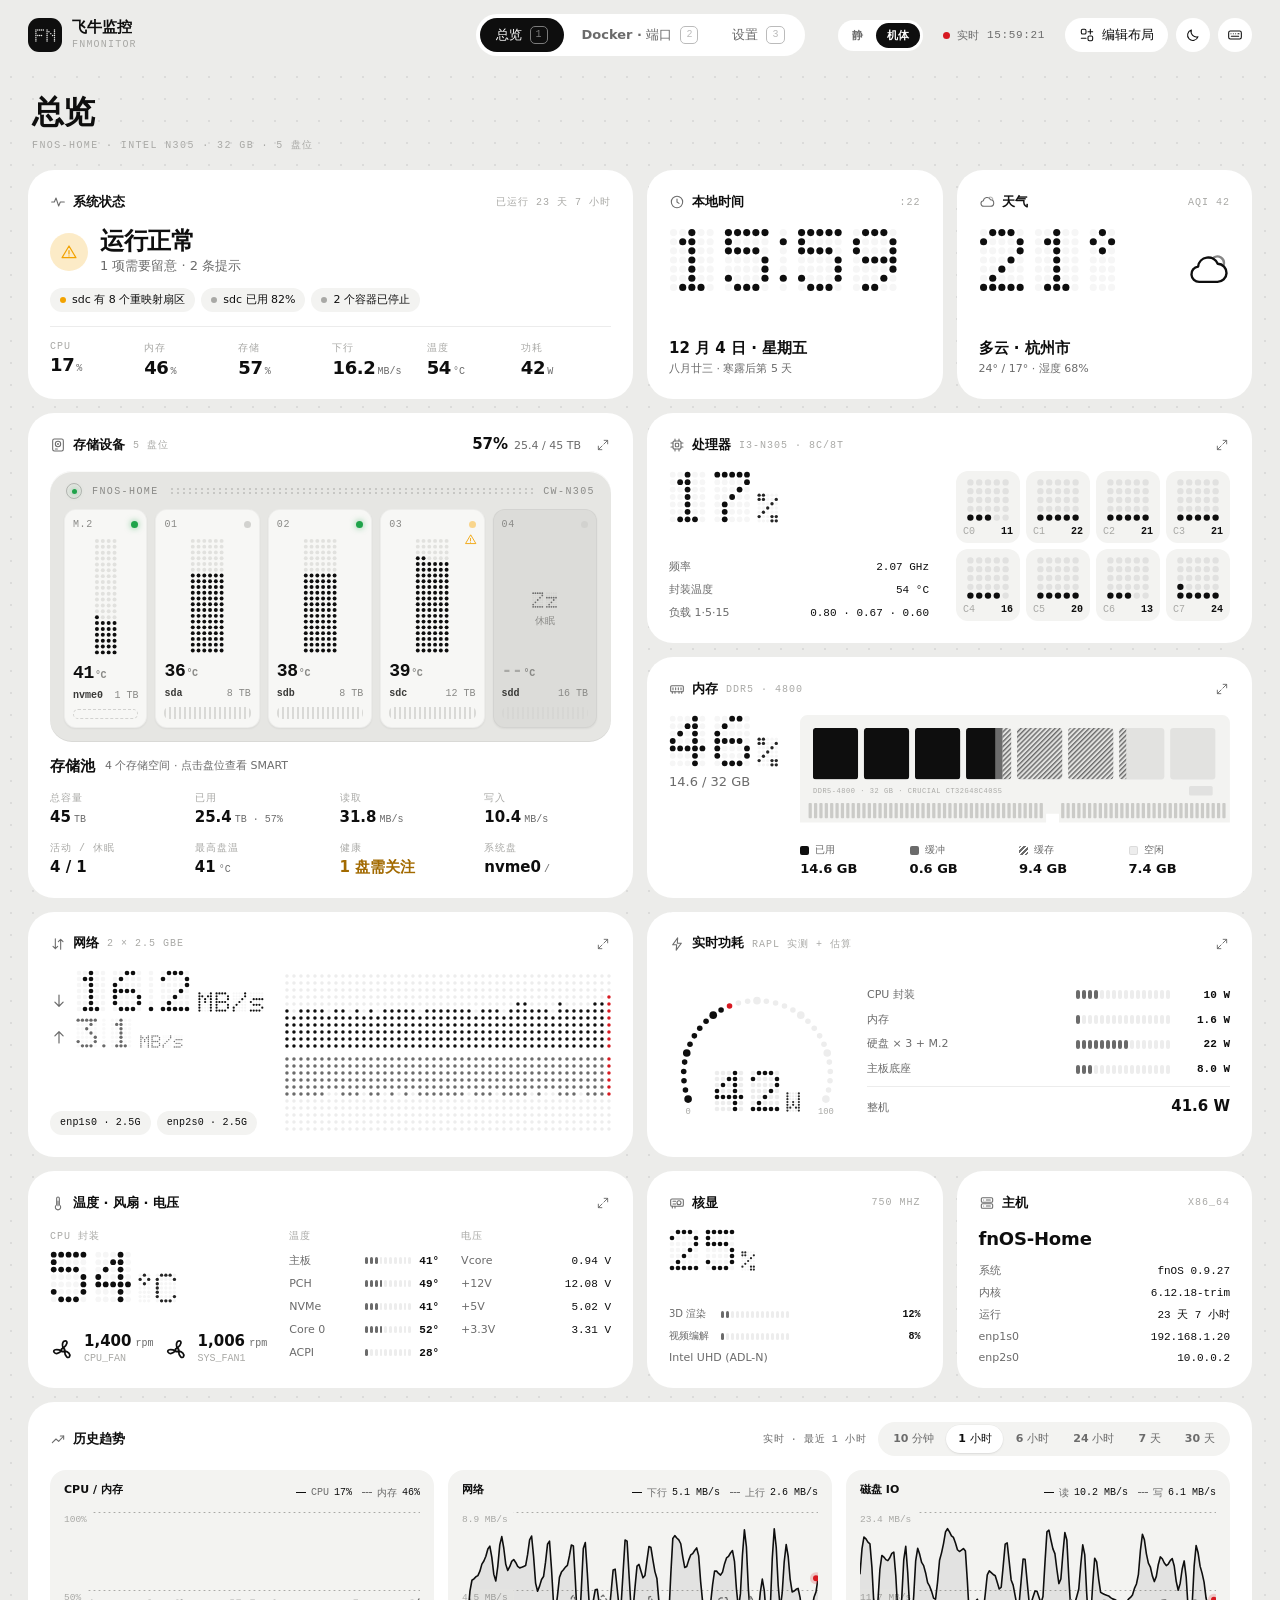
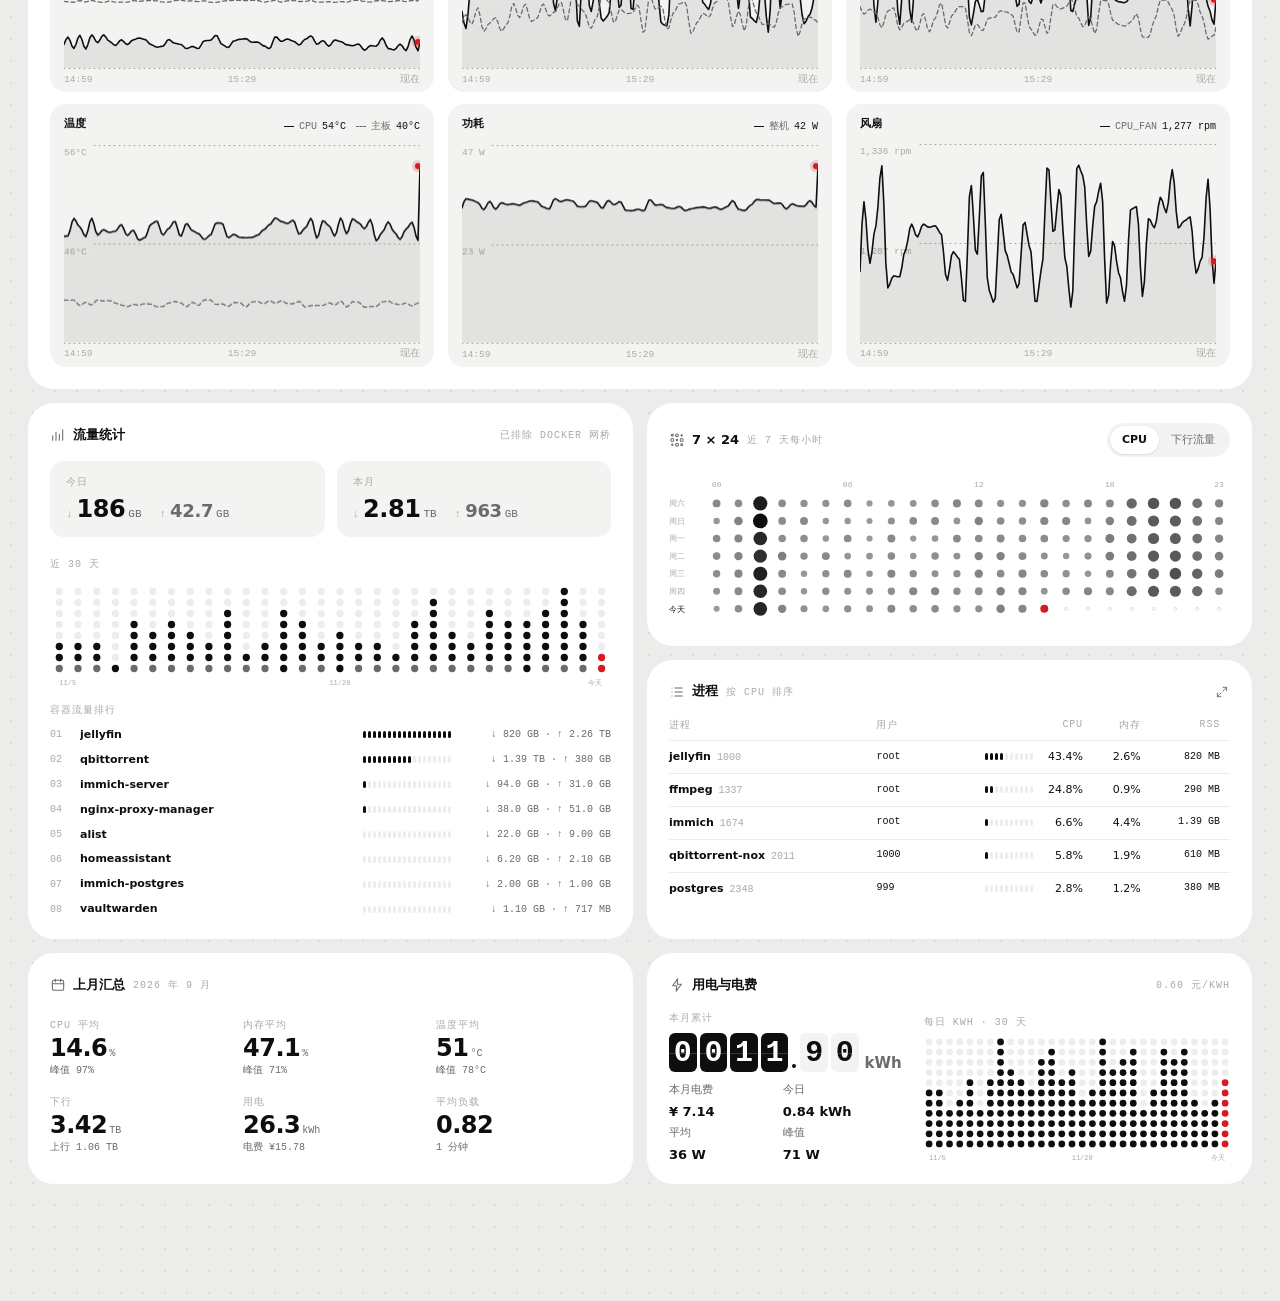
<file: design-demos/c-bento/index.html>
<!doctype html>
<html lang="zh-CN" data-mode="light" data-accent="red">
<head>
<meta charset="utf-8">
<meta name="viewport" content="width=device-width, initial-scale=1, viewport-fit=cover">
<meta name="color-scheme" content="light dark">
<link rel="icon" href="data:,">
<title>飞牛监控 · 总览</title>
<script src="../shared/style-switch.js"></script>
<style>
/* ==========================================================================
   fnMonitor — Direction C「机体 Hardware Bento」
   Design tokens → components → tiles → pages
   重新配色只需改 :root 层的 token；tile 内部只消费局部 token（--bg/--fg/...），
   因此黑色 tile 与白色 tile 共用同一套组件样式。
   ========================================================================== */

/* ---------- 1. Tokens ---------- */
:root{
  /* type */
  --sans:-apple-system,BlinkMacSystemFont,"SF Pro Text","PingFang SC","HarmonyOS Sans SC","MiSans","Microsoft YaHei UI",system-ui,sans-serif;
  --mono:"SF Mono","JetBrains Mono","Cascadia Code",ui-monospace,Menlo,Consolas,monospace;
  --fs-2xs:.625rem;  /* 10 */
  --fs-xs:.6875rem;  /* 11 */
  --fs-sm:.8125rem;  /* 13 */
  --fs-md:.9375rem;  /* 15 */
  --fs-lg:1.125rem;  /* 18 */
  --fs-xl:1.5rem;    /* 24 */
  --fs-2xl:2rem;     /* 32 */
  --fs-3xl:2.75rem;  /* 44 */

  /* space / shape */
  --sp-1:4px; --sp-2:8px; --sp-3:12px; --sp-4:16px; --sp-5:20px; --sp-6:24px; --sp-8:32px;
  --r-tile:26px; --r-inner:14px; --r-sm:9px; --r-pill:999px;
  --cols:4; --row:184px; --gap:14px; --page-pad:28px; --maxw:1440px;

  /* motion */
  --ease:cubic-bezier(.2,.8,.2,1);
  --ease-spring:cubic-bezier(.34,1.4,.64,1);
  --dur-1:120ms; --dur-2:240ms; --dur-3:420ms;

  /* palette — light (primary) */
  --canvas:#ECECEA;
  --canvas-dot:rgba(14,14,14,.075);
  --surface:#FFFFFF;          /* white tile */
  --surface-2:#F3F3F1;        /* inset wells inside white tile */
  --surface-inv:#0E0E0E;      /* black tile */
  --surface-inv-2:#1D1D1D;
  --ink:#0E0E0E; --ink-2:#6B6B6B; --ink-3:#A9A9A6;
  --line:rgba(14,14,14,.08); --dot-off:rgba(14,14,14,.075);
  --ink-inv:#F4F4F2; --ink-inv-2:#8E8E8B; --ink-inv-3:#555553;
  --line-inv:rgba(255,255,255,.1); --dot-off-inv:rgba(255,255,255,.1);

  --accent:#D71921; --accent-ink:#FFFFFF;
  --warn:#F2A200; --warn-ink:#A26A00; --warn-ink-inv:#F2A200;

  /* hardware object */
  --chassis:#121212; --chassis-ink:#EDEDEB; --tray:#1F1F1F; --tray-hi:#272727; --tray-off:#161616; --tray-dot:#323232;

  --shadow-pop:0 18px 50px -12px rgba(0,0,0,.28),0 2px 6px rgba(0,0,0,.08);
}
:root[data-mode="dark"]{
  --canvas:#000000;
  --canvas-dot:rgba(255,255,255,.055);
  --surface:#161616; --surface-2:#1F1F1F;
  --surface-inv:#F2F2F0; --surface-inv-2:#E3E3E0;
  --ink:#F2F2F0; --ink-2:#8F8F8C; --ink-3:#575755;
  --line:rgba(255,255,255,.08); --dot-off:rgba(255,255,255,.075);
  --ink-inv:#0E0E0E; --ink-inv-2:#6B6B6B; --ink-inv-3:#A9A9A6;
  --line-inv:rgba(14,14,14,.08); --dot-off-inv:rgba(14,14,14,.08);
  --warn-ink:#F2A200; --warn-ink-inv:#A26A00;
  --chassis:#060606; --tray:#191919; --tray-hi:#222; --tray-off:#0F0F0F; --tray-dot:#2A2A2A;
  --shadow-pop:0 18px 50px -12px rgba(0,0,0,.8),0 0 0 1px rgba(255,255,255,.06);
}
/* 7 accent themes (maps the legacy 7 themes onto one accent token) */
:root[data-accent="red"]{--accent:#D71921}
:root[data-accent="blue"]{--accent:#2251FF}
:root[data-accent="green"]{--accent:#0B9B61}
:root[data-accent="yellow"]{--accent:#E2A400;--accent-ink:#111}
:root[data-accent="cyan"]{--accent:#0098B0}
:root[data-accent="orange"]{--accent:#FF5A1F}
:root[data-accent="violet"]{--accent:#6B3BFF}

:root[data-motion="reduce"]{--dur-1:0ms;--dur-2:0ms;--dur-3:0ms}
:root[data-motion="reduce"] *,:root[data-motion="reduce"] *::before,:root[data-motion="reduce"] *::after{animation-duration:0s!important;animation-iteration-count:1!important;transition-duration:0s!important}

/* ---------- 2. Base ---------- */
*,*::before,*::after{box-sizing:border-box;margin:0;padding:0}
html{font-size:calc(16px * var(--ui-scale,1));-webkit-text-size-adjust:100%;background:var(--canvas)}
body{min-height:100vh;color:var(--ink);font:400 var(--fs-sm)/1.45 var(--sans);-webkit-font-smoothing:antialiased;
  background:var(--canvas) radial-gradient(var(--canvas-dot) 1px,transparent 1.3px) 0 0/22px 22px;
  transition:background-color var(--dur-3) var(--ease),color var(--dur-3) var(--ease)}
button{font:inherit;color:inherit;background:none;border:0;cursor:pointer;-webkit-tap-highlight-color:transparent;touch-action:manipulation}
input{font:inherit;color:inherit}
a{color:inherit}
svg{display:block}
:focus{outline:none}
:focus-visible{outline:2px solid var(--fg,var(--ink));outline-offset:2px}
.mono{font-family:var(--mono);letter-spacing:.02em}
.num{font-variant-numeric:tabular-nums}
.sr{position:absolute;width:1px;height:1px;overflow:hidden;clip:rect(0 0 0 0);white-space:nowrap}
.ico{width:16px;height:16px;flex:none;fill:none;stroke:currentColor;stroke-width:1.6;stroke-linecap:round;stroke-linejoin:round}
.ico-lg{width:20px;height:20px}
kbd{font:500 var(--fs-2xs)/1 var(--mono);padding:3px 5px;border-radius:5px;border:1px solid var(--ln,var(--line));color:var(--fg3,var(--ink-3));min-width:18px;text-align:center;display:inline-block}

/* semantic level coloring (used everywhere via data-lvl) */
[data-lvl="warn"]{color:var(--wi)!important}
[data-lvl="crit"]{color:var(--accent)!important}

/* ---------- 3. App shell ---------- */
.topbar{position:sticky;top:0;z-index:60;display:grid;grid-template-columns:1fr auto 1fr;align-items:center;gap:16px;
  padding:14px var(--page-pad);background:var(--canvas);transition:background-color var(--dur-3)}
.topbar::after{content:"";position:absolute;left:var(--page-pad);right:var(--page-pad);bottom:0;height:1px;background:var(--line);opacity:0;transition:opacity var(--dur-2)}
.topbar.scrolled::after{opacity:1}
.brand{display:flex;align-items:center;gap:10px;text-decoration:none;min-width:0}
.brand-mark{width:34px;height:34px;border-radius:11px;background:var(--ink);color:var(--canvas);display:grid;place-items:center;flex:none}
.brand-mark .dm{--dm-h:13px}
.brand b{font-size:var(--fs-md);font-weight:650;letter-spacing:-.01em;white-space:nowrap;color:var(--ink)}
.brand-txt{line-height:1.15}
.brand .brand-sub{font:500 var(--fs-2xs) var(--mono);color:var(--ink-3);letter-spacing:.12em;text-transform:uppercase}
.tabs{position:relative;display:flex;padding:4px;background:var(--surface);border-radius:var(--r-pill);gap:2px}
.tabs .seg-ind{background:var(--ink)}
.tab{position:relative;z-index:1;height:34px;padding:0 16px;border-radius:var(--r-pill);display:flex;align-items:center;gap:8px;
  font-weight:550;color:var(--ink-2);transition:color var(--dur-2) var(--ease)}
.tab[aria-selected="true"]{color:var(--surface)}
.tab kbd{border-color:currentColor;opacity:.45;color:inherit}
.top-actions{display:flex;justify-content:flex-end;align-items:center;gap:8px}
.live{display:inline-flex;align-items:center;gap:7px;height:34px;padding:0 12px;border-radius:var(--r-pill);font:500 var(--fs-xs) var(--mono);color:var(--ink-2);letter-spacing:.06em}
.led-live{width:7px;height:7px;border-radius:50%;background:var(--accent);box-shadow:0 0 0 0 color-mix(in srgb,var(--accent) 50%,transparent);animation:pulse 2s var(--ease) infinite}
@keyframes pulse{0%{box-shadow:0 0 0 0 color-mix(in srgb,var(--accent) 55%,transparent)}70%{box-shadow:0 0 0 7px transparent}100%{box-shadow:0 0 0 0 transparent}}
.live.tick .led-live{animation:none;transform:scale(1.35)}

.btn{text-decoration:none;height:34px;padding:0 14px;border-radius:var(--r-pill);display:inline-flex;align-items:center;justify-content:center;gap:7px;
  background:var(--bg2,var(--surface));color:var(--fg,var(--ink));font-weight:550;white-space:nowrap;
  transition:transform var(--dur-1) var(--ease),background-color var(--dur-2),color var(--dur-2),box-shadow var(--dur-2)}
.btn:hover{background:color-mix(in srgb,var(--fg,var(--ink)) 8%,var(--bg2,var(--surface)))}
.btn:active,.icon-btn:active,.tab:active{transform:translateY(1px) scale(.97)}
.btn-ink{background:var(--fg,var(--ink));color:var(--bg,var(--surface))}
.btn-ink:hover{background:color-mix(in srgb,var(--fg,var(--ink)) 86%,var(--bg,var(--surface)))}
.btn-accent{background:var(--accent);color:var(--accent-ink)}
.btn-accent:hover{background:color-mix(in srgb,var(--accent) 88%,#000)}
.btn[disabled]{opacity:.4;pointer-events:none}
.btn-top{background:var(--surface)}
.btn.on{background:var(--ink);color:var(--surface)}
.icon-btn{width:34px;height:34px;border-radius:50%;display:inline-grid;place-items:center;background:var(--bg2,var(--surface));color:var(--fg,var(--ink));flex:none;
  transition:transform var(--dur-1) var(--ease),background-color var(--dur-2)}
.icon-btn:hover{background:color-mix(in srgb,var(--fg,var(--ink)) 9%,var(--bg2,var(--surface)))}
.icon-btn.sm{width:28px;height:28px}
.icon-btn.sm .ico{width:14px;height:14px}

main{max-width:var(--maxw);margin:0 auto;padding:8px var(--page-pad) 120px}
.page{display:none}
.page.on{display:block;animation:page-in var(--dur-3) var(--ease)}
@keyframes page-in{from{opacity:0;transform:translateY(6px)}to{opacity:1;transform:none}}
.page-head{display:flex;align-items:flex-end;justify-content:space-between;gap:16px;padding:18px 4px 18px}
.page-head h1{font-size:var(--fs-2xl);font-weight:700;letter-spacing:-.025em;line-height:1}
.page-head p{font:500 var(--fs-2xs) var(--mono);color:var(--ink-3);letter-spacing:.14em;text-transform:uppercase;margin-top:10px}
.page-head .ph-r{display:flex;gap:8px;align-items:center}

.bottomnav{display:none}

/* ---------- 4. Bento grid & tile ---------- */
.bento{display:grid;grid-template-columns:repeat(var(--cols),minmax(0,1fr));grid-auto-rows:minmax(var(--row),auto);grid-auto-flow:row dense;gap:var(--gap)}
.s-1x1{grid-column:span 1}
.s-2x1{grid-column:span 2}
.s-2x2{grid-column:span 2;grid-row:span 2}
.s-4x1{grid-column:1/-1}
.s-4x2{grid-column:1/-1;grid-row:span 2}

.tile{
  --bg:var(--surface);--bg2:var(--surface-2);--fg:var(--ink);--fg2:var(--ink-2);--fg3:var(--ink-3);--ln:var(--line);--off:var(--dot-off);--wi:var(--warn-ink);
  position:relative;min-width:0;display:flex;flex-direction:column;gap:14px;padding:20px 22px 22px;border-radius:var(--r-tile);
  background:var(--bg);color:var(--fg);isolation:isolate;
  transition:background-color var(--dur-3) var(--ease),color var(--dur-3) var(--ease),opacity var(--dur-2);
}
.t-black{--bg:var(--surface-inv);--bg2:var(--surface-inv-2);--fg:var(--ink-inv);--fg2:var(--ink-inv-2);--fg3:var(--ink-inv-3);--ln:var(--line-inv);--off:var(--dot-off-inv);--wi:var(--warn-ink-inv)}
.t-head{display:flex;align-items:center;gap:8px;min-height:24px}
.t-title{display:flex;align-items:center;gap:7px;font-weight:600;font-size:var(--fs-sm);color:var(--fg);white-space:nowrap}
.t-title .ico{color:var(--fg2)}
.t-tag{font:500 var(--fs-2xs) var(--mono);letter-spacing:.1em;text-transform:uppercase;color:var(--fg3);white-space:nowrap;overflow:hidden;text-overflow:ellipsis;min-width:0}
.t-sp{flex:1}
.t-x{width:28px;height:28px;border-radius:50%;display:grid;place-items:center;color:var(--fg2);background:transparent;flex:none;margin:-4px -6px -4px 0;
  transition:background-color var(--dur-2),color var(--dur-2),transform var(--dur-1)}
.t-x:hover{background:var(--bg2);color:var(--fg)}
.t-x:active{transform:scale(.92)}
.t-x .ico{width:14px;height:14px}
.t-x .i-col{display:none}
.tile.is-x .t-x .i-exp{display:none}
.tile.is-x .t-x .i-col{display:block}
.t-more{display:none}
.tile.is-x{grid-column:1/-1;grid-row:span var(--xrows,2)}
.tile.is-x .t-more{display:block;animation:fade-up var(--dur-3) var(--ease) both;animation-delay:120ms}
@keyframes fade-up{from{opacity:0;transform:translateY(8px)}to{opacity:1;transform:none}}
.t-foot{margin-top:auto;display:flex;align-items:center;gap:10px;font-size:var(--fs-xs);color:var(--fg2)}
.well{background:var(--bg2);border-radius:var(--r-inner)}
.hr{height:1px;background:var(--ln)}
.lbl{font:500 var(--fs-2xs) var(--mono);letter-spacing:.1em;text-transform:uppercase;color:var(--fg3)}
.sub{color:var(--fg2);font-size:var(--fs-xs)}

/* loading */
.tile.is-loading>*{opacity:0}
.tile.is-loading::after{content:"";position:absolute;left:50%;top:50%;width:6px;height:6px;margin:-3px 0 0 -15px;border-radius:50%;background:var(--fg3);
  box-shadow:12px 0 0 var(--fg3),24px 0 0 var(--fg3);animation:ld 1s steps(3) infinite}
@keyframes ld{0%{box-shadow:12px 0 0 var(--off),24px 0 0 var(--off)}33%{box-shadow:12px 0 0 var(--fg3),24px 0 0 var(--off)}66%{box-shadow:12px 0 0 var(--fg3),24px 0 0 var(--fg3)}}
.tile.reveal{animation:tile-in .5s var(--ease) both}
@keyframes tile-in{from{opacity:0;transform:translateY(10px) scale(.985)}to{opacity:1;transform:none}}

/* ---------- 5. Dot-matrix display ---------- */
.dm{--dm-h:44px;display:inline-flex;align-items:flex-end;line-height:0;color:inherit;flex:none}
.dm svg{height:var(--dm-h);width:calc(var(--dm-h) * var(--u) / 7);overflow:visible}
.dm circle{fill:color-mix(in srgb,var(--off) 55%,transparent);transition:fill .32s var(--ease)}
.dm circle.on{fill:currentColor}
.dm.no-off circle{fill:transparent}
.dm.no-off circle.on{fill:currentColor}
.dm.dm-txt{font:700 calc(var(--dm-h) * 1.08)/.8 var(--sans);font-variant-numeric:tabular-nums;letter-spacing:-.04em;height:var(--dm-h);align-items:flex-end;white-space:nowrap}
.dm-2xl{--dm-h:64px}.dm-xl{--dm-h:52px}.dm-lg{--dm-h:42px}.dm-md{--dm-h:30px}.dm-sm{--dm-h:20px}.dm-xs{--dm-h:13px}.dm-2xs{--dm-h:9px}
.metric{display:flex;align-items:flex-end;gap:6px;line-height:0}
.metric .dm+.dm{opacity:.9}
.metric .u{font:600 var(--fs-md)/1 var(--sans);color:var(--fg2);padding-bottom:2px}

/* dot bar (horizontal LED track) */
.dbar{display:inline-flex;gap:2px;align-items:center;flex:none}
.dbar i{width:4px;height:9px;border-radius:2px;background:var(--off);transition:background-color .3s var(--ease)}
.dbar i.on{background:currentColor}
.dbar.thin i{width:3px;height:7px}

/* segmented control (sliding indicator) */
.seg{position:relative;display:inline-flex;padding:3px;border-radius:var(--r-pill);background:var(--bg2,var(--surface-2));gap:0;flex:none;max-width:100%;overflow-x:auto;scrollbar-width:none}
.seg::-webkit-scrollbar{display:none}
.seg-ind{position:absolute;left:0;top:3px;bottom:3px;border-radius:var(--r-pill);background:var(--bg,var(--surface));box-shadow:0 1px 2px rgba(0,0,0,.08),0 0 0 .5px rgba(0,0,0,.04);
  transition:transform var(--dur-3) var(--ease-spring),width var(--dur-3) var(--ease);pointer-events:none;width:0}
.seg button{position:relative;z-index:1;height:28px;padding:0 12px;border-radius:var(--r-pill);font-size:var(--fs-xs);font-weight:550;color:var(--fg2,var(--ink-2));white-space:nowrap;transition:color var(--dur-2)}
.seg button[aria-checked="true"]{color:var(--fg,var(--ink))}
.seg button .c{font:500 var(--fs-2xs) var(--mono);color:var(--fg3);margin-left:4px}
.t-black .seg-ind{background:var(--surface-inv-2)}

/* physical toggle */
.sw{--w:46px;--h:28px;position:relative;width:var(--w);height:var(--h);border-radius:var(--r-pill);background:color-mix(in srgb,var(--fg,var(--ink)) 14%,transparent);flex:none;
  box-shadow:inset 0 1px 2px rgba(0,0,0,.12);transition:background-color var(--dur-2) var(--ease)}
.sw::after{content:"";position:absolute;top:3px;left:3px;width:calc(var(--h) - 6px);height:calc(var(--h) - 6px);border-radius:var(--r-pill);background:#fff;
  box-shadow:0 1px 1px rgba(0,0,0,.14),0 3px 8px rgba(0,0,0,.14);transition:transform var(--dur-3) var(--ease-spring),width var(--dur-2) var(--ease)}
.sw:active::after{width:calc(var(--h) + 2px)}
.sw[aria-checked="true"]{background:var(--fg,var(--ink))}
.sw[aria-checked="true"]::after{transform:translateX(calc(var(--w) - var(--h)))}
.sw[aria-checked="true"]:active::after{transform:translateX(calc(var(--w) - var(--h) - 8px))}
.sw[disabled]{opacity:.35;pointer-events:none}
.sw[aria-checked="true"]::after{background:var(--bg,#fff)}
.sw.sm{--w:38px;--h:22px}

/* chips */
.chip{display:inline-flex;align-items:center;gap:6px;height:24px;padding:0 10px;border-radius:var(--r-pill);background:var(--bg2);font-size:var(--fs-xs);color:var(--fg);white-space:nowrap}
.chip .d{width:6px;height:6px;border-radius:50%;background:var(--fg3)}
.chip[data-k="warn"] .d{background:var(--warn)}
.chip[data-k="crit"] .d{background:var(--accent)}
.chip.mono{font-size:var(--fs-2xs)}
button.chip{transition:background-color var(--dur-2),transform var(--dur-1)}
button.chip:hover{background:color-mix(in srgb,var(--fg) 12%,var(--bg2))}
button.chip:active{transform:scale(.97)}

.dots-loader{display:inline-flex;gap:3px}
.dots-loader i{width:4px;height:4px;border-radius:50%;background:currentColor;animation:dl 1s infinite both}
.dots-loader i:nth-child(2){animation-delay:.15s}.dots-loader i:nth-child(3){animation-delay:.3s}
@keyframes dl{0%,80%,100%{opacity:.2}40%{opacity:1}}

/* key-value list */
.kv{display:grid;gap:7px}
.kv>div{display:flex;justify-content:space-between;gap:12px;align-items:baseline;min-width:0}
.kv dt{color:var(--fg2);font-size:var(--fs-xs);white-space:nowrap}
.kv dd{font:500 var(--fs-xs) var(--mono);color:var(--fg);text-align:right;white-space:nowrap;overflow:hidden;text-overflow:ellipsis;min-width:0}

/* tables */
.tbl{width:100%;border-collapse:collapse;font-size:var(--fs-xs)}
.tbl th{font:500 var(--fs-2xs) var(--mono);letter-spacing:.08em;text-transform:uppercase;color:var(--fg3);text-align:left;padding:0 10px 8px 0;white-space:nowrap}
.tbl td{padding:8px 10px 8px 0;border-top:1px solid var(--ln);white-space:nowrap;font-variant-numeric:tabular-nums}
.tbl td.m{font-family:var(--mono);font-size:var(--fs-2xs)}
.tbl .r{text-align:right}
.tbl-wrap{overflow-x:auto;margin:0 -2px;padding:0 2px}

/* ---------- 6. Tiles ---------- */
/* status */
.st-main{display:flex;flex-direction:column;gap:12px}
.st-verdict{display:flex;align-items:center;gap:12px}
.st-verdict h2{font-size:var(--fs-xl);font-weight:650;letter-spacing:-.02em;line-height:1.1}
.st-verdict .sub{font-size:var(--fs-sm);margin-top:3px}
.st-badge{width:38px;height:38px;border-radius:50%;display:grid;place-items:center;flex:none;background:var(--bg2);color:var(--fg)}
.st-badge .ico{width:18px;height:18px}
.st-badge[data-k="warn"]{background:color-mix(in srgb,var(--warn) 22%,transparent);color:var(--warn)}
.st-badge[data-k="crit"]{background:var(--accent);color:#fff}
.st-issues{display:flex;flex-wrap:wrap;gap:6px}
.glance{margin-top:auto;display:grid;grid-template-columns:repeat(6,minmax(0,1fr));gap:4px;border-top:1px solid var(--ln);padding-top:14px}
.glance .g{display:flex;flex-direction:column;gap:4px;min-width:0}
.glance .g-v{font:600 var(--fs-lg)/1 var(--sans);font-variant-numeric:tabular-nums;letter-spacing:-.02em;white-space:nowrap}
.glance .g-v small{font:500 var(--fs-2xs) var(--mono);color:var(--fg2);margin-left:2px;letter-spacing:0}

/* clock & weather */
.clk-date{margin-top:auto;display:flex;flex-direction:column;gap:2px}
.clk-date b{font-size:var(--fs-md);font-weight:600}
.clk-date span{font-size:var(--fs-xs);color:var(--fg2);white-space:nowrap;overflow:hidden;text-overflow:ellipsis}
.wx-ico{width:44px;height:44px;color:var(--fg);stroke-width:1.3}
.wx-row{display:flex;justify-content:space-between;align-items:flex-end;gap:8px}
.wx-meta{margin-top:auto;display:flex;flex-direction:column;gap:2px;font-size:var(--fs-xs);color:var(--fg2)}
.wx-meta b{color:var(--fg);font-size:var(--fs-md);font-weight:600}

/* device (NAS front panel) */
.dev{display:flex;flex-direction:column;gap:14px;flex:1;min-height:0}
.chassis{flex:1;position:relative;background:var(--chassis);color:var(--chassis-ink);border-radius:22px;padding:12px 14px 14px;display:flex;flex-direction:column;gap:10px;
  box-shadow:inset 0 1px 0 rgba(255,255,255,.07),inset 0 -1px 0 rgba(0,0,0,.6)}
.ch-top{display:flex;align-items:center;gap:10px;font:500 var(--fs-2xs) var(--mono);letter-spacing:.14em;color:#8A8A87;text-transform:uppercase;padding:0 2px}
.ch-top .pwr{width:16px;height:16px;border-radius:50%;border:1.5px solid #4a4a48;display:grid;place-items:center}
.ch-top .pwr i{width:5px;height:5px;border-radius:50%;background:#fff;box-shadow:0 0 6px #fff}
.ch-top .vent{flex:1;height:8px;background:radial-gradient(#3a3a38 1px,transparent 1.4px) 0 0/6px 4px;opacity:.9}
.bays{display:grid;grid-template-columns:.8fr repeat(4,1fr);gap:8px;flex:1}
.bay{position:relative;border-radius:12px;background:var(--tray);color:var(--chassis-ink);padding:10px 9px 9px;display:flex;flex-direction:column;align-items:stretch;gap:8px;min-height:178px;text-align:left;
  box-shadow:inset 0 1px 0 rgba(255,255,255,.05),inset 0 0 0 1px rgba(255,255,255,.02);transition:background-color var(--dur-2),transform var(--dur-1) var(--ease),box-shadow var(--dur-2)}
.bay:hover{background:var(--tray-hi)}
.bay:active{transform:translateY(1px) scale(.985)}
.bay[aria-pressed="true"]{box-shadow:inset 0 0 0 1.5px var(--accent),0 0 0 3px color-mix(in srgb,var(--accent) 25%,transparent)}
.bay-top{display:flex;align-items:center;justify-content:space-between;font:500 var(--fs-2xs) var(--mono);color:#7A7A77;letter-spacing:.06em}
.bay-led{width:7px;height:7px;border-radius:50%;background:#2E2E2C;transition:background-color 60ms,box-shadow 60ms}
.bay-led.on{background:#F4F4F2;box-shadow:0 0 6px rgba(255,255,255,.85)}
.bay[data-st="warn"] .bay-led{background:color-mix(in srgb,var(--warn) 55%,#000)}
.bay[data-st="warn"] .bay-led.on,.bay[data-st="warn"] .bay-led.hold{background:var(--warn);box-shadow:0 0 8px var(--warn)}
.bay-gauge{flex:1;position:relative;min-height:84px}
.bay-gauge svg{position:absolute;inset:0;width:100%;height:100%}
.bay-gauge circle{fill:var(--tray-dot);transition:fill .4s}
.bay-gauge circle.on{fill:#E8E8E6}
.bay[data-st="warn"] .bay-gauge circle.on.hi{fill:var(--warn)}
.bay-temp{font:600 var(--fs-lg)/1 var(--mono);letter-spacing:-.02em;font-variant-numeric:tabular-nums}
.bay-temp small{font-size:var(--fs-2xs);color:#8A8A87;margin-left:1px}
.bay-meta{display:flex;justify-content:space-between;align-items:baseline;font:500 var(--fs-2xs) var(--mono);color:#8A8A87;gap:4px}
.bay-meta b{color:#CFCFCC;font-weight:600}
.bay-grip{height:12px;border-radius:5px;background:repeating-linear-gradient(90deg,#2C2C2A 0 2px,transparent 2px 5px);opacity:.9}
.bay[data-type="nvme"] .bay-grip{background:none;border:1px dashed #333;height:10px}
.bay[data-st="standby"]{background:var(--tray-off)}
.bay[data-st="standby"] .bay-gauge{opacity:0}
.bay[data-st="standby"] .bay-temp{color:#5E5E5B}
.bay-zz{position:absolute;left:0;right:0;top:38%;display:none;flex-direction:column;align-items:center;gap:6px;color:#9A9A97;font-size:var(--fs-2xs);pointer-events:none}
.bay-zz .dm{--dm-h:16px;color:#BDBDBA;animation:zz 3.2s ease-in-out infinite}
@keyframes zz{0%,100%{opacity:.35}50%{opacity:1}}
.bay[data-st="standby"] .bay-zz{display:flex}
.bay-warn{position:absolute;right:8px;top:24px;color:var(--warn);display:none}
.bay[data-st="warn"] .bay-warn{display:block}
.bay-warn .ico{width:13px;height:13px}
.bay-detail{display:grid;grid-template-columns:repeat(4,minmax(0,1fr));gap:14px 18px;align-content:start}
.bay-detail .bd-h{grid-column:1/-1;display:flex;align-items:center;gap:10px;flex-wrap:wrap}
.bay-detail .bd-h b{font-size:var(--fs-md);font-weight:600}
.bay-detail .cell{display:flex;flex-direction:column;gap:4px;min-width:0}
.bay-detail .cell b{font:600 var(--fs-md)/1.15 var(--sans);font-variant-numeric:tabular-nums;white-space:nowrap;overflow:hidden;text-overflow:ellipsis}
.bay-detail .cell b small{font:500 var(--fs-2xs) var(--mono);color:var(--fg2);margin-left:3px}
.bay-detail.swap{animation:fade-up var(--dur-3) var(--ease)}
.dev-sum{display:flex;align-items:baseline;gap:6px}

/* cpu */
.cpu{display:grid;grid-template-columns:minmax(0,1fr) auto;gap:20px;flex:1;align-items:stretch}
.cpu-l{display:flex;flex-direction:column;gap:10px;min-width:0}
.cpu-l .kv{margin-top:auto;max-width:260px}
.cores{display:grid;grid-template-columns:repeat(4,64px);grid-auto-rows:1fr;gap:6px}
.core{border-radius:12px;background:var(--bg2);padding:7px 7px 6px;display:flex;flex-direction:column;gap:5px;align-items:center;justify-content:space-between}
.core svg{width:100%;height:auto;max-width:44px}
.core circle{fill:var(--off);transition:fill .35s var(--ease)}
.core circle.on{fill:var(--fg)}
.core[data-lvl="crit"] circle.on{fill:var(--accent)}
.core[data-lvl="warn"] circle.on{fill:var(--warn)}
.core[data-lvl]{color:var(--fg)!important}
.core-f{display:flex;justify-content:space-between;width:100%;font:500 var(--fs-2xs)/1 var(--mono);color:var(--fg3)}
.core-f b{color:var(--fg);font-weight:600;font-variant-numeric:tabular-nums}
.spark-grid{display:grid;grid-template-columns:repeat(4,minmax(0,1fr));gap:10px;margin-top:4px}
.spark{background:var(--bg2);border-radius:12px;padding:10px 12px;display:flex;flex-direction:column;gap:6px}
.spark svg{width:100%;height:44px;overflow:visible}
.spark polyline{fill:none;stroke:var(--fg);stroke-width:1.5;vector-effect:non-scaling-stroke;stroke-linejoin:round}
.spark .area{fill:var(--fg);opacity:.07;stroke:none}
.spark-h{display:flex;justify-content:space-between;font:500 var(--fs-2xs) var(--mono);color:var(--fg3)}
.spark-h b{color:var(--fg);font-weight:600}

/* memory DIMM */
.mem{display:grid;grid-template-columns:auto minmax(0,1fr);gap:22px;flex:1;align-items:stretch}
.mem-l{display:flex;flex-direction:column;gap:6px}
.mem-l .sub{font-size:var(--fs-sm)}
.mem-r{display:flex;flex-direction:column;gap:12px;min-width:0;justify-content:space-between}
.dimm{width:100%;height:auto;color:var(--fg)}
.dimm .pcb{fill:var(--bg2)}
.dimm .chip-bg{fill:var(--off)}
.dimm .seg-used{fill:var(--fg)}
.dimm .seg-buf{fill:var(--fg2)}
.dimm .seg-cache{fill:url(#hatch)}
.dimm .finger{fill:var(--fg3);opacity:.55}
.dimm text{font:500 6.5px var(--mono);fill:var(--fg3);letter-spacing:.08em}
.dimm .seg{transition:x .6s var(--ease),width .6s var(--ease)}
.mem-legend{display:grid;grid-template-columns:repeat(4,minmax(0,1fr));gap:8px}
.mem-legend>div{display:flex;flex-direction:column;gap:3px;min-width:0}
.mem-legend .k{display:flex;align-items:center;gap:6px;font-size:var(--fs-2xs);color:var(--fg2);white-space:nowrap}
.mem-legend .k i{width:9px;height:9px;border-radius:2px;flex:none}
.mem-legend b{font:600 var(--fs-sm) var(--sans);font-variant-numeric:tabular-nums;white-space:nowrap}
.sw-used{background:var(--fg)}.sw-buf{background:var(--fg2)}.sw-free{background:var(--off);box-shadow:inset 0 0 0 1px var(--ln)}
.sw-cache{background:repeating-linear-gradient(135deg,var(--fg2) 0 1.5px,transparent 1.5px 3.5px)}
.swap-row{display:flex;align-items:center;gap:10px;font-size:var(--fs-2xs);color:var(--fg2)}
.swap-row .mono{color:var(--fg)}

/* network */
.net{display:grid;grid-template-columns:auto minmax(0,1fr);gap:18px;flex:1;align-items:stretch}
.net-l{display:flex;flex-direction:column;justify-content:space-between;gap:10px}
.net-v{display:flex;flex-direction:column;gap:6px}
.net-v .row{display:flex;align-items:flex-end;gap:8px}
.net-v .arr{width:18px;height:18px;color:var(--fg2);margin-bottom:2px}
.net-v .row.up .dm{opacity:.62}
.flow{width:100%;height:100%;min-height:120px;display:block}
.ifs{display:flex;gap:6px;flex-wrap:wrap}

/* power meter */
.pw{display:grid;grid-template-columns:auto minmax(0,1fr);gap:22px;flex:1;align-items:center}
.meter{position:relative;width:176px;height:132px}
.meter>svg{width:100%;height:100%}
.meter circle{fill:var(--off);transition:fill .35s var(--ease)}
.meter circle.on{fill:var(--fg)}
.meter circle.tip{fill:var(--accent)}
.meter .tick-t{font:500 6px var(--mono);fill:var(--fg3)}
.meter-v{position:absolute;left:0;right:0;bottom:6px;display:flex;flex-direction:column;align-items:center;gap:6px}
.pw-list{display:flex;flex-direction:column;gap:9px;min-width:0}
.pw-row{display:grid;grid-template-columns:minmax(0,1fr) auto 50px;gap:10px;align-items:center;font-size:var(--fs-xs)}
.pw-row span{color:var(--fg2);white-space:nowrap;overflow:hidden;text-overflow:ellipsis}
.pw-row b{font:600 var(--fs-xs) var(--mono);text-align:right;font-variant-numeric:tabular-nums}
.pw-tot{display:flex;justify-content:space-between;align-items:baseline;border-top:1px solid var(--ln);padding-top:9px;font-size:var(--fs-xs);color:var(--fg2)}

/* energy / odometer */
.en{display:grid;grid-template-columns:auto minmax(0,1fr);gap:22px;flex:1;align-items:stretch}
.en-l{display:flex;flex-direction:column;gap:10px;justify-content:space-between}
.odo{display:inline-flex;gap:3px;align-items:stretch;font:600 30px/1 var(--mono);font-variant-numeric:tabular-nums}
.odo-d{position:relative;height:1.3em;width:.92em;overflow:hidden;border-radius:6px;background:var(--fg);color:var(--bg)}
.odo-d::after{content:"";position:absolute;left:0;right:0;top:50%;height:1px;background:color-mix(in srgb,var(--bg) 18%,transparent)}
.odo-s{display:flex;flex-direction:column;transform:translateY(calc(var(--n,0) * -1.3em));transition:transform 1.1s var(--ease-spring)}
.odo-s span{height:1.3em;display:grid;place-items:center}
.odo-d.dec{background:var(--bg2);color:var(--fg)}
.odo-dot{width:6px;display:flex;align-items:flex-end;justify-content:center;padding-bottom:4px}
.odo-dot::before{content:"";width:4px;height:4px;border-radius:50%;background:var(--fg)}
.odo-u{font:600 var(--fs-md) var(--sans);color:var(--fg2);align-self:flex-end;margin-left:6px}
.en-stats{display:grid;grid-template-columns:repeat(2,auto);gap:6px 18px;font-size:var(--fs-xs);color:var(--fg2)}
.en-stats b{color:var(--fg);font:600 var(--fs-sm) var(--sans);font-variant-numeric:tabular-nums}
.bars{width:100%;height:100%;min-height:110px;overflow:visible}
.bars circle{fill:var(--off)}
.bars circle.on{fill:var(--fg)}
.bars circle.on2{fill:var(--fg2)}
.bars .today circle.on,.bars .today circle.on2{fill:var(--accent)}
.bars .hit{fill:transparent}
.bars g.hov circle.on,.bars g.hov circle.on2{fill:var(--fg)}
.bars .axis{font:500 7px var(--mono);fill:var(--fg3)}
.mini-tip{font:500 var(--fs-2xs) var(--mono);color:var(--fg2);min-height:14px;white-space:nowrap}

/* temps */
.tp{display:grid;grid-template-columns:auto repeat(2,minmax(0,1fr));gap:22px;flex:1}
.tp-l{display:flex;flex-direction:column;gap:8px;justify-content:space-between}
.tp-col{display:flex;flex-direction:column;gap:10px;min-width:0}
.fan-row{display:flex;align-items:center;gap:10px}
.fan-ico{width:26px;height:26px;color:var(--fg);animation:spin var(--spin,2s) linear infinite}
@keyframes spin{to{transform:rotate(360deg)}}
.fan-row b{font:600 var(--fs-md)/1 var(--sans);font-variant-numeric:tabular-nums}
.fan-row small{font:500 var(--fs-2xs) var(--mono);color:var(--fg2)}
.fan-row .n{font-size:var(--fs-2xs);color:var(--fg3);font-family:var(--mono)}
.thermo{display:flex;flex-direction:column;gap:7px}
.th-row{display:grid;grid-template-columns:minmax(0,1fr) 46px auto;gap:8px;align-items:center;font-size:var(--fs-xs)}
.th-row span{color:var(--fg2);white-space:nowrap;overflow:hidden;text-overflow:ellipsis}
.th-row b{font:600 var(--fs-xs) var(--mono);text-align:right;font-variant-numeric:tabular-nums}

/* gpu & host */
.eng{display:flex;flex-direction:column;gap:7px;margin-top:auto}
.eng-row{display:grid;grid-template-columns:44px minmax(0,1fr) 34px;align-items:center;gap:8px;font-size:var(--fs-2xs);color:var(--fg2)}
.eng-row b{font:600 var(--fs-2xs) var(--mono);color:var(--fg);text-align:right}
.host-name{font-size:var(--fs-lg);font-weight:650;letter-spacing:-.01em;line-height:1.1}
.host .kv{margin-top:auto;gap:6px}
.ip{cursor:copy;border-bottom:1px dotted var(--fg3)}

/* trends */
.tr-head{display:flex;align-items:center;gap:12px;flex-wrap:wrap}
.tr-time{font:500 var(--fs-2xs) var(--mono);color:var(--fg2);letter-spacing:.06em;min-width:120px;text-align:right}
.tr-time.hov{color:var(--fg)}
.tr-grid{display:grid;grid-template-columns:repeat(3,minmax(0,1fr));gap:12px 14px;flex:1}
.chart{display:flex;flex-direction:column;gap:6px;min-width:0;background:var(--bg2);border-radius:16px;padding:12px 14px 8px;transition:opacity var(--dur-2)}
.chart.loading{opacity:.35}
.chart-h{display:flex;align-items:baseline;justify-content:space-between;gap:8px}
.chart-h b{font-size:var(--fs-xs);font-weight:600;white-space:nowrap}
.chart-l{display:flex;gap:10px;font:500 var(--fs-2xs) var(--mono);color:var(--fg2);white-space:nowrap;overflow:hidden}
.chart-l span{display:inline-flex;align-items:center;gap:5px}
.chart-l span i{width:10px;height:0;border-top:1.6px solid var(--fg)}
.chart-l span i.d{border-top:1.6px dashed var(--fg2)}
.chart-l span em{font-style:normal;color:var(--fg);font-variant-numeric:tabular-nums}
.chart canvas{width:100%;flex:1;min-height:104px;display:block;touch-action:pan-y;cursor:crosshair}

/* traffic */
.tf{display:flex;flex-direction:column;gap:16px;flex:1}
.tf-top{display:grid;grid-template-columns:1fr 1fr;gap:12px}
.tf-box{padding:14px 16px;display:flex;flex-direction:column;gap:8px}
.tf-pair{display:flex;gap:18px;align-items:baseline;flex-wrap:wrap}
.tf-pair b{font:650 var(--fs-xl)/1 var(--sans);letter-spacing:-.02em;font-variant-numeric:tabular-nums}
.tf-pair b small{font:500 var(--fs-xs) var(--mono);color:var(--fg2);margin-left:3px;letter-spacing:0}
.tf-pair .up b{color:var(--fg2);font-size:var(--fs-lg)}
.tf-pair .ar{font:500 var(--fs-xs) var(--mono);color:var(--fg3);margin-right:4px}
.rank{display:flex;flex-direction:column;gap:9px}
.rank-row{display:grid;grid-template-columns:20px minmax(0,1fr) auto minmax(150px,auto);gap:10px;align-items:center;font-size:var(--fs-xs)}
.rank-row .i{font:500 var(--fs-2xs) var(--mono);color:var(--fg3)}
.rank-row .n{white-space:nowrap;overflow:hidden;text-overflow:ellipsis;font-weight:550}
.rank-row .v{font:500 var(--fs-2xs) var(--mono);text-align:right;color:var(--fg2);white-space:nowrap}

/* heatmap */
.hm{flex:1;display:flex;flex-direction:column;gap:8px}
.hm svg{width:100%;height:auto;flex:1}
.hm circle{fill:var(--fg);transition:r .5s var(--ease),opacity .5s}
.hm circle.now{fill:var(--accent)}
.hm circle.fut{fill:none;stroke:var(--fg3);stroke-width:.6;opacity:.6}
.hm text{font:500 7.5px var(--mono);fill:var(--fg3)}
.hm text.today{fill:var(--fg)}
.hm .hit{fill:transparent}
.hm .hl{fill:none;stroke:var(--fg);stroke-width:.8;opacity:0}
.hm-legend{display:flex;align-items:center;gap:6px;font:500 var(--fs-2xs) var(--mono);color:var(--fg3)}
.hm-legend i{border-radius:50%;background:var(--fg);display:inline-block}

/* processes */
.procs .tbl td:first-child b{font-weight:600}
.procs .tbl td .pid{font:500 var(--fs-2xs) var(--mono);color:var(--fg3);margin-left:6px}
.procs .tbl tr.extra{display:none}
.tile.is-x.procs .tbl tr.extra{display:table-row}
.procs .args{display:none;max-width:420px;overflow:hidden;text-overflow:ellipsis;color:var(--fg2)}
.tile.is-x.procs .args{display:table-cell}
.cpu-cell{display:flex;align-items:center;gap:8px;justify-content:flex-end}

/* monthly */
.mo{display:grid;grid-template-columns:repeat(3,minmax(0,1fr));gap:16px 18px;flex:1;align-content:center}
.mo .cell{display:flex;flex-direction:column;gap:4px;min-width:0}
.mo .cell b{font:650 var(--fs-xl)/1 var(--sans);letter-spacing:-.02em;font-variant-numeric:tabular-nums;white-space:nowrap}
.mo .cell b small{font:500 var(--fs-2xs) var(--mono);color:var(--fg2);margin-left:2px;letter-spacing:0}
.mo .cell span.sub{font-family:var(--mono);font-size:var(--fs-2xs)}

.empty{flex:1;display:flex;flex-direction:column;align-items:center;justify-content:center;gap:10px;text-align:center;color:var(--fg2);padding:16px}
.empty .dm{color:var(--fg3)}
.empty b{color:var(--fg);font-weight:600}

/* ---------- 7. Edit layout mode ---------- */
.t-edit{display:none;position:absolute;inset:12px 12px auto 12px;z-index:5;align-items:center;justify-content:space-between;pointer-events:none}
.t-edit>*{pointer-events:auto}
.t-grip{width:30px;height:30px;border-radius:50%;display:grid;place-items:center;background:var(--fg);color:var(--bg);cursor:grab;touch-action:none;box-shadow:0 2px 8px rgba(0,0,0,.18)}
.t-grip .ico{width:14px;height:14px}
body.editing .t-edit{display:flex}
body.editing .bento .tile .t-head,body.editing .bento .tile .tr-head{padding:0 48px 0 34px}
body.editing .bento .tile .t-x{visibility:hidden}
body.editing .bento .tile{cursor:grab;user-select:none;-webkit-user-select:none;animation:wig 1.1s ease-in-out infinite}
body.editing .bento .tile:nth-child(3n){animation-delay:-.35s;animation-duration:1.25s}
body.editing .bento .tile:nth-child(3n+1){animation-delay:-.7s;animation-duration:1s}
body.editing .bento .tile>:not(.t-edit){pointer-events:none}
body.editing .bento .tile::before{content:"";position:absolute;inset:0;border-radius:inherit;box-shadow:inset 0 0 0 1.5px var(--ln);pointer-events:none;z-index:4}
@keyframes wig{0%,100%{rotate:-.32deg}50%{rotate:.32deg}}
:root[data-motion="reduce"] body.editing .bento .tile{animation:none}
.tile.is-off{display:none}
body.editing .tile.is-off{display:flex;opacity:.42}
body.editing .tile.is-off::before{box-shadow:inset 0 0 0 1.5px var(--fg3);border:1.5px dashed var(--fg3)}
body.editing .tile.is-off>:not(.t-edit){filter:grayscale(1)}
.tile.dragging{z-index:30;animation:none!important;cursor:grabbing!important;box-shadow:var(--shadow-pop);opacity:.96;transition:none}
.editbar{position:fixed;left:50%;bottom:24px;z-index:70;transform:translate(-50%,calc(100% + 48px));visibility:hidden;display:flex;align-items:center;gap:14px;padding:8px 8px 8px 20px;
  background:var(--ink);color:var(--surface);border-radius:var(--r-pill);box-shadow:var(--shadow-pop);transition:transform var(--dur-3) var(--ease-spring);white-space:nowrap}
body.editing .editbar{transform:translate(-50%,0);visibility:visible}
.editbar .eb-t{font-size:var(--fs-sm);font-weight:550}
.editbar .eb-s{font-size:var(--fs-xs);opacity:.6}
.editbar .btn{background:color-mix(in srgb,var(--surface) 14%,transparent);color:var(--surface)}
.editbar .btn-done{background:var(--surface);color:var(--ink)}

/* ---------- 8. Overlays: toast, popover, sheet ---------- */
.toasts{position:fixed;right:24px;bottom:24px;z-index:90;display:flex;flex-direction:column;gap:8px;align-items:flex-end;pointer-events:none}
body.editing .toasts{bottom:88px}
.toast{pointer-events:auto;display:flex;align-items:center;gap:10px;padding:10px 10px 10px 14px;min-height:44px;border-radius:16px;background:var(--ink);color:var(--surface);
  box-shadow:var(--shadow-pop);font-size:var(--fs-sm);animation:toast-in var(--dur-3) var(--ease-spring) both;max-width:min(420px,calc(100vw - 32px))}
.toast.out{animation:toast-out var(--dur-2) var(--ease) both}
.toast .ico{color:var(--surface)}
.toast .t-ic{width:22px;height:22px;border-radius:50%;display:grid;place-items:center;background:color-mix(in srgb,var(--surface) 16%,transparent);flex:none}
.toast .t-ic .ico{width:13px;height:13px}
.toast[data-k="crit"] .t-ic{background:var(--accent)}
.toast .t-msg{flex:1;min-width:0}
.toast .t-msg small{display:block;opacity:.55;font-size:var(--fs-xs)}
.toast button{height:28px;padding:0 12px;border-radius:var(--r-pill);background:color-mix(in srgb,var(--surface) 14%,transparent);font-size:var(--fs-xs);font-weight:600}
@keyframes toast-in{from{opacity:0;transform:translateY(12px) scale(.96)}to{opacity:1;transform:none}}
@keyframes toast-out{to{opacity:0;transform:translateY(6px) scale(.98)}}
.pop{position:fixed;z-index:95;max-width:300px;padding:12px 14px;border-radius:14px;background:var(--ink);color:var(--surface);font-size:var(--fs-xs);line-height:1.6;box-shadow:var(--shadow-pop);
  opacity:0;transform:translateY(4px);transition:opacity var(--dur-2),transform var(--dur-2) var(--ease);pointer-events:none}
.pop.on{opacity:1;transform:none;pointer-events:auto}
.scrim{position:fixed;inset:0;z-index:96;background:color-mix(in srgb,#000 32%,transparent);display:grid;place-items:center;padding:20px;opacity:0;pointer-events:none;transition:opacity var(--dur-2)}
.scrim.on{opacity:1;pointer-events:auto}
.sheet{width:min(460px,100%);background:var(--surface);color:var(--ink);border-radius:var(--r-tile);padding:24px;box-shadow:var(--shadow-pop);transform:translateY(10px) scale(.98);transition:transform var(--dur-3) var(--ease-spring)}
.scrim.on .sheet{transform:none}
.sheet h3{font-size:var(--fs-lg);font-weight:650;margin-bottom:14px;display:flex;align-items:center;justify-content:space-between}
.keys{display:grid;gap:9px}
.keys>div{display:flex;justify-content:space-between;align-items:center;font-size:var(--fs-sm);color:var(--ink-2)}
.keys kbd{font-size:var(--fs-xs);padding:4px 8px;color:var(--ink);border-color:var(--line);background:var(--surface-2)}

/* ---------- 9. Docker page ---------- */
.ct-tools{display:flex;gap:10px;align-items:center;flex-wrap:wrap}
.search{position:relative;flex:1;min-width:180px;max-width:340px}
.search input{width:100%;height:36px;border-radius:var(--r-pill);border:0;background:var(--bg2);padding:0 44px 0 38px;font-size:var(--fs-sm);transition:box-shadow var(--dur-2)}
.search input:focus{box-shadow:0 0 0 1.5px var(--fg)}
.search .ico{position:absolute;left:13px;top:10px;color:var(--fg2)}
.search kbd{position:absolute;right:10px;top:9px}
.ct-grid{display:grid;grid-template-columns:repeat(auto-fill,minmax(270px,1fr));gap:12px}
.ct{position:relative;border-radius:18px;background:var(--bg2);padding:14px 14px 12px;display:flex;flex-direction:column;gap:10px;min-width:0;transition:opacity var(--dur-2),background-color var(--dur-2)}
.ct-head{display:flex;align-items:center;gap:9px;min-width:0}
.ct-led{width:8px;height:8px;border-radius:50%;background:var(--fg);flex:none}
.ct[data-state="running"] .ct-led{box-shadow:0 0 0 3px color-mix(in srgb,var(--fg) 12%,transparent)}
.ct[data-state="exited"] .ct-led{background:transparent;box-shadow:inset 0 0 0 1.5px var(--fg3)}
.ct-name{font-weight:600;font-size:var(--fs-sm);white-space:nowrap;overflow:hidden;text-overflow:ellipsis;flex:1}
.ct-up{font:500 var(--fs-2xs) var(--mono);color:var(--fg3);white-space:nowrap}
.ct-img{font:500 var(--fs-2xs) var(--mono);color:var(--fg2);white-space:nowrap;overflow:hidden;text-overflow:ellipsis;margin-top:-4px}
.ct-ms{display:grid;gap:6px}
.ct-m{display:grid;grid-template-columns:30px minmax(0,1fr) 62px;align-items:center;gap:8px;font:500 var(--fs-2xs) var(--mono);color:var(--fg3)}
.ct-m b{color:var(--fg);text-align:right;font-weight:600;font-variant-numeric:tabular-nums}
.ct-foot{display:flex;align-items:center;justify-content:space-between;gap:8px;min-height:28px}
.ct-ports{display:flex;gap:4px;flex-wrap:wrap;min-width:0}
.ct-ports .chip{height:20px;padding:0 7px;background:var(--bg);font-family:var(--mono);font-size:var(--fs-2xs)}
.ct-acts{display:flex;gap:4px;flex:none}
.ct-acts .icon-btn{background:var(--bg)}
.ct-acts [data-act="start"]{display:none}
.ct[data-state="exited"] .ct-acts [data-act="start"]{display:inline-grid}
.ct[data-state="exited"] .ct-acts [data-act="stop"],.ct[data-state="exited"] .ct-acts [data-act="restart"]{display:none}
.ct[data-state="exited"]{background:transparent;box-shadow:inset 0 0 0 1.5px var(--ln)}
.ct[data-state="exited"] .ct-ms{opacity:.35}
.ct-pend{position:absolute;inset:0;border-radius:inherit;display:none;align-items:center;justify-content:center;gap:10px;background:color-mix(in srgb,var(--bg2) 82%,transparent);font-size:var(--fs-sm);font-weight:550}
.ct[data-pending] .ct-pend{display:flex;animation:fade-up var(--dur-2) var(--ease)}
.ct.flash{animation:flash .9s var(--ease)}
@keyframes flash{0%{box-shadow:inset 0 0 0 2px var(--fg)}100%{box-shadow:inset 0 0 0 2px transparent}}
.ports-list{display:flex;flex-direction:column}
.port-row{display:grid;grid-template-columns:76px minmax(0,1fr) auto;gap:12px;align-items:center;padding:10px 0;border-top:1px solid var(--ln)}
.port-row:first-child{border-top:0}
.port-row .p{font:650 var(--fs-md) var(--mono);font-variant-numeric:tabular-nums}
.port-row .n{font-weight:550;white-space:nowrap;overflow:hidden;text-overflow:ellipsis}
.port-row .n small{display:block;font:500 var(--fs-2xs) var(--mono);color:var(--fg3)}
.port-row.off{opacity:.45}
.apps{display:flex;flex-direction:column;gap:10px}
.app{display:grid;grid-template-columns:48px minmax(0,1fr);gap:14px;align-items:center;padding:14px;border-radius:18px;background:var(--bg2)}
.app-ic{width:48px;height:48px;border-radius:14px;background:var(--fg);color:var(--bg);display:grid;place-items:center}
.app-ic .ico{width:22px;height:22px}
.app-h{display:flex;align-items:center;gap:8px;margin-bottom:8px}
.app-h b{font-size:var(--fs-md);font-weight:600}
.app-st{display:grid;grid-template-columns:repeat(4,minmax(0,1fr));gap:8px}
.app-st div{display:flex;flex-direction:column;gap:2px;min-width:0}
.app-st b{font:600 var(--fs-md)/1.1 var(--sans);font-variant-numeric:tabular-nums;white-space:nowrap}
.app.off{background:transparent;box-shadow:inset 0 0 0 1.5px var(--ln)}
.app.off .app-ic{background:var(--bg2);color:var(--fg3)}
.app.off .app-st{opacity:.45}

/* ---------- 10. Settings page ---------- */
.set{display:grid;grid-template-columns:220px minmax(0,920px);gap:24px;align-items:start}
.set-nav{position:sticky;top:84px;display:flex;flex-direction:column;gap:2px;padding:10px;background:var(--surface);border-radius:var(--r-tile)}
.set-nav a{display:flex;align-items:center;gap:10px;height:38px;padding:0 12px;border-radius:12px;text-decoration:none;color:var(--ink-2);font-weight:550;transition:background-color var(--dur-2),color var(--dur-2)}
.set-nav a .ico{color:currentColor}
.set-nav a:hover{background:var(--surface-2);color:var(--ink)}
.set-nav a.on{background:var(--ink);color:var(--surface)}
.set-nav a .n{margin-left:auto;font:500 var(--fs-2xs) var(--mono);opacity:.5}
.set-body{display:flex;flex-direction:column;gap:14px;min-width:0}
.set-sec{scroll-margin-top:84px;display:flex;flex-direction:column;gap:14px}
.set-sec>h2{font-size:var(--fs-lg);font-weight:650;letter-spacing:-.01em;padding:10px 4px 0;display:flex;align-items:center;gap:10px}
.set-sec>h2 .lbl{margin-left:auto}
.card{--bg:var(--surface);--bg2:var(--surface-2);--fg:var(--ink);--fg2:var(--ink-2);--fg3:var(--ink-3);--ln:var(--line);--off:var(--dot-off);--wi:var(--warn-ink);
  background:var(--bg);color:var(--fg);border-radius:var(--r-tile);padding:6px 22px}
.card>h3{font:500 var(--fs-2xs) var(--mono);letter-spacing:.12em;text-transform:uppercase;color:var(--fg3);padding:16px 0 4px}
.srow{display:grid;grid-template-columns:minmax(0,1fr) auto;gap:20px;align-items:center;padding:14px 0;border-top:1px solid var(--ln);position:relative}
.card>h3+.srow,.card>.srow:first-child{border-top:0}
.srow-t{display:flex;align-items:center;gap:8px;font-size:var(--fs-md);font-weight:550}
.srow-h{font-size:var(--fs-xs);color:var(--fg2);margin-top:2px}
.srow-c{display:flex;align-items:center;gap:8px;justify-content:flex-end;flex-wrap:wrap}
.srow.err .srow-h{color:var(--accent)}
.srow.err .numin{box-shadow:inset 0 0 0 1.5px var(--accent)}
.tag{font:500 var(--fs-2xs) var(--mono);letter-spacing:.06em;padding:3px 7px;border-radius:6px;background:var(--bg2);color:var(--fg2);white-space:nowrap}
.q{width:18px;height:18px;border-radius:50%;display:inline-grid;place-items:center;font:600 10px/1 var(--mono);color:var(--fg2);box-shadow:inset 0 0 0 1.2px var(--fg3);transition:background-color var(--dur-2),color var(--dur-2)}
.q:hover,.q[aria-expanded="true"]{background:var(--fg);color:var(--bg);box-shadow:none}
.saved{position:absolute;right:-14px;top:50%;width:6px;height:6px;margin-top:-3px;border-radius:50%;background:var(--fg);opacity:0;transform:scale(.4);transition:opacity var(--dur-2),transform var(--dur-3) var(--ease-spring)}
.srow.ok .saved{opacity:1;transform:none}
.numin{display:inline-flex;align-items:center;height:36px;border-radius:12px;background:var(--bg2);padding:0 4px;gap:2px;transition:box-shadow var(--dur-2)}
.numin:focus-within{box-shadow:inset 0 0 0 1.5px var(--fg)}
.numin input{width:64px;border:0;background:transparent;text-align:right;font:600 var(--fs-sm) var(--mono);font-variant-numeric:tabular-nums;-moz-appearance:textfield;appearance:textfield}
.numin input::-webkit-inner-spin-button,.numin input::-webkit-outer-spin-button{-webkit-appearance:none;margin:0}
.numin .u{font:500 var(--fs-xs) var(--mono);color:var(--fg2);padding:0 6px 0 4px;white-space:nowrap}
.numin button{width:28px;height:28px;border-radius:9px;display:grid;place-items:center;color:var(--fg2);font:500 16px/1 var(--mono)}
.numin button:hover{background:var(--bg);color:var(--fg)}
.numin button:active{transform:scale(.9)}
.txtin{height:36px;width:260px;max-width:100%;border:0;border-radius:12px;background:var(--bg2);padding:0 12px;font-size:var(--fs-sm);transition:box-shadow var(--dur-2)}
.txtin.mono{font-family:var(--mono);font-size:var(--fs-xs)}
.txtin:focus{box-shadow:inset 0 0 0 1.5px var(--fg)}
.txtin::placeholder{color:var(--fg3)}
.pw-in{position:relative}
.pw-in .txtin{padding-right:40px;width:220px;font-family:var(--mono)}
.pw-in button{position:absolute;right:4px;top:4px;width:28px;height:28px;border-radius:9px;display:grid;place-items:center;color:var(--fg2)}
.strength{display:flex;gap:3px}
.strength i{width:14px;height:4px;border-radius:2px;background:var(--off)}
.strength[data-s="1"] i:nth-child(-n+1),.strength[data-s="2"] i:nth-child(-n+2),.strength[data-s="3"] i:nth-child(-n+3),.strength[data-s="4"] i:nth-child(-n+4){background:var(--fg)}
.strength[data-s="1"] i:nth-child(1){background:var(--accent)}
.swatches{display:flex;gap:8px}
.swatch{width:28px;height:28px;border-radius:50%;background:var(--c);position:relative;transition:transform var(--dur-1) var(--ease)}
.swatch:hover{transform:scale(1.08)}
.swatch[aria-checked="true"]{box-shadow:0 0 0 2.5px var(--bg),0 0 0 4.5px var(--fg)}
.upd{display:grid;grid-template-columns:auto minmax(0,1fr);gap:24px;align-items:center;padding:20px 0 16px}
.upd-v{display:flex;flex-direction:column;gap:8px}
.upd-st{display:flex;flex-direction:column;gap:10px;min-width:0}
.upd-st .t{font-size:var(--fs-md);font-weight:600;display:flex;align-items:center;gap:8px}
.upd-log{font-size:var(--fs-xs);color:var(--fg2);display:grid;gap:4px;padding-left:14px}
.upd-log li::marker{color:var(--fg3)}
.upd-acts{display:flex;gap:8px;flex-wrap:wrap}
.prog{height:6px;border-radius:3px;background:var(--off);overflow:hidden}
.prog i{display:block;height:100%;width:0;background:var(--fg);transition:width .3s linear}
.about{display:grid;grid-template-columns:auto minmax(0,1fr);gap:22px;align-items:center;padding:22px 0}
.about-mark{width:96px;height:96px;border-radius:26px;background:var(--fg);color:var(--bg);display:grid;place-items:center}
.about h4{font-size:var(--fs-lg);font-weight:650}
.about p{font-size:var(--fs-xs);color:var(--fg2);margin-top:4px;line-height:1.7}
.about .links{display:flex;gap:8px;margin-top:12px;flex-wrap:wrap}

/* ---------- 11. Responsive ---------- */
@media (max-width:1180px){
  :root{--page-pad:20px;--gap:12px}
  .tr-grid{grid-template-columns:repeat(2,minmax(0,1fr))}
  .tab kbd,.btn-top .lab,.live .lab{display:none}
}
@media (max-width:980px){
  :root{--cols:2}
  .cores{grid-template-columns:repeat(4,52px)}
}
@media (max-width:760px){
  .rank-row{grid-template-columns:16px minmax(0,1fr) 72px}
  :root{--page-pad:14px;--gap:10px;--row:168px;--r-tile:22px}
  .topbar{grid-template-columns:1fr auto;padding:10px var(--page-pad)}
  .topbar .tabs{display:none}
  .brand .brand-sub{display:none}
  .btn-top{width:34px;padding:0}
  .bottomnav{display:flex;position:fixed;left:12px;right:12px;bottom:calc(10px + env(safe-area-inset-bottom));z-index:65;padding:5px;border-radius:22px;background:var(--ink);box-shadow:var(--shadow-pop)}
  .bottomnav button{flex:1;height:50px;border-radius:17px;display:flex;flex-direction:column;align-items:center;justify-content:center;gap:3px;color:color-mix(in srgb,var(--surface) 55%,transparent);font-size:var(--fs-2xs);font-weight:600;position:relative}
  .bottomnav button .ico{width:19px;height:19px}
  .bottomnav button[aria-selected="true"]{color:var(--surface);background:color-mix(in srgb,var(--surface) 12%,transparent)}
  .bottomnav button[aria-selected="true"]::after{content:"";position:absolute;top:6px;right:calc(50% - 16px);width:5px;height:5px;border-radius:50%;background:var(--accent)}
  .editbar{bottom:calc(84px + env(safe-area-inset-bottom));padding-left:16px;gap:10px}
  .editbar .eb-s{display:none}
  .toasts{left:16px;right:16px;bottom:calc(84px + env(safe-area-inset-bottom));align-items:center}
  body.editing .toasts{bottom:calc(146px + env(safe-area-inset-bottom))}
  main{padding-bottom:130px}
  .page-head{padding:10px 2px 14px}
  .page-head h1{font-size:var(--fs-xl)}
  .tile{padding:16px 16px 18px;gap:12px}
  .glance{grid-template-columns:repeat(3,minmax(0,1fr));row-gap:12px}
  .cpu,.mem,.net,.pw,.en{grid-template-columns:minmax(0,1fr)}
  .cores{grid-template-columns:repeat(4,minmax(0,1fr))}
  .core svg{max-width:40px}
  .tp{grid-template-columns:1fr 1fr}
  .tp-l{grid-column:1/-1;flex-direction:row;align-items:flex-end}
  .tr-grid{grid-template-columns:minmax(0,1fr)}
  .tf-top{grid-template-columns:minmax(0,1fr)}
  .rank-row{grid-template-columns:16px minmax(0,1fr) 72px}
  .rank-row .v{display:none}
  .mo{grid-template-columns:repeat(2,minmax(0,1fr))}
  .bays{gap:5px}
  .bay{padding:8px 6px 7px;min-height:170px;border-radius:10px}
  .bay-temp{font-size:var(--fs-md)}
  .chassis{padding:10px;border-radius:18px}
  .bay-detail{grid-template-columns:repeat(2,minmax(0,1fr))}
  .meter{margin:0 auto}
  .spark-grid{grid-template-columns:repeat(2,minmax(0,1fr))}
  .set{grid-template-columns:minmax(0,1fr)}
  .set-nav{position:sticky;top:56px;z-index:20;flex-direction:row;overflow-x:auto;scrollbar-width:none;border-radius:18px;padding:6px}
  .set-nav::-webkit-scrollbar{display:none}
  .set-nav a{flex:none;height:34px}
  .set-nav a .n{display:none}
  .srow{grid-template-columns:minmax(0,1fr);gap:10px}
  .srow:has(>.srow-c>.sw:only-child){grid-template-columns:minmax(0,1fr) auto}
  .srow-c{justify-content:flex-start}
  .saved{right:0;top:22px}
  .card{padding:4px 16px}
  .upd,.about{grid-template-columns:minmax(0,1fr)}
  .s-1x1.half{grid-column:span 1}
}
@media (max-width:420px){
  .s-1x1 .dm-2xl,.s-1x1 .dm-xl,.s-1x1 .dm-lg{--dm-h:32px}
  .dm-2xl{--dm-h:48px}
  .tile.s-1x1{padding:14px 14px 16px}
}
@media (hover:none){ .t-x{background:var(--bg2)} }

/* ---------- 12. Patches ---------- */
[hidden]{display:none!important}
.tabs .seg-ind{top:4px;bottom:4px;background:var(--ink);box-shadow:none}
.bay-gauge[data-l="warn"] circle.on{fill:var(--warn)}
.bay-gauge[data-l="crit"] circle.on{fill:var(--accent)}

/* ---------- 反色磁贴关闭：所有磁贴跟随当前深浅色 ---------- */
:root[data-inv="off"] .t-black{--bg:var(--surface);--bg2:var(--surface-2);--fg:var(--ink);--fg2:var(--ink-2);--fg3:var(--ink-3);--ln:var(--line);--off:var(--dot-off);--wi:var(--warn-ink)}
:root[data-inv="off"] .t-black .seg-ind{background:var(--surface)}
/* 浅色 + 非反色：NAS 前面板改为浅灰机身，指示灯改为绿色活动灯 */
:root[data-mode="light"][data-inv="off"]{--chassis:#E6E6E3;--chassis-ink:#0E0E0E;--tray:#F7F7F5;--tray-hi:#FFFFFF;--tray-off:#DCDCD9;--tray-dot:#E1E1DE}
:root[data-mode="light"][data-inv="off"] .chassis{box-shadow:inset 0 1px 0 rgba(255,255,255,.8),inset 0 -1px 0 rgba(0,0,0,.06)}
:root[data-mode="light"][data-inv="off"] .bay{box-shadow:0 1px 2px rgba(0,0,0,.06),inset 0 0 0 1px rgba(0,0,0,.04)}
:root[data-mode="light"][data-inv="off"] .ch-top{color:#8A8A87}
:root[data-mode="light"][data-inv="off"] .ch-top .pwr{border-color:#B5B5B2}
:root[data-mode="light"][data-inv="off"] .ch-top .pwr i{background:#1FA34A;box-shadow:0 0 6px rgba(31,163,74,.7)}
:root[data-mode="light"][data-inv="off"] .ch-top .vent{background:radial-gradient(#C4C4C1 1px,transparent 1.4px) 0 0/6px 4px}
:root[data-mode="light"][data-inv="off"] .bay-top{color:#8A8A87}
:root[data-mode="light"][data-inv="off"] .bay-led{background:#D2D2CF}
:root[data-mode="light"][data-inv="off"] .bay-led.on{background:#1FA34A;box-shadow:0 0 6px rgba(31,163,74,.6)}
:root[data-mode="light"][data-inv="off"] .bay[data-st="warn"] .bay-led{background:color-mix(in srgb,var(--warn) 45%,#fff)}
:root[data-mode="light"][data-inv="off"] .bay-gauge circle.on{fill:#0E0E0E}
:root[data-mode="light"][data-inv="off"] .bay-temp small,:root[data-mode="light"][data-inv="off"] .bay-meta{color:#8A8A87}
:root[data-mode="light"][data-inv="off"] .bay-meta b{color:#3A3A38}
:root[data-mode="light"][data-inv="off"] .bay-grip{background:repeating-linear-gradient(90deg,#D6D6D3 0 2px,transparent 2px 5px)}
:root[data-mode="light"][data-inv="off"] .bay[data-type="nvme"] .bay-grip{background:none;border-color:#CFCFCC}
:root[data-mode="light"][data-inv="off"] .bay[data-st="standby"] .bay-temp{color:#A9A9A6}
:root[data-mode="light"][data-inv="off"] .bay-zz{color:#8A8A87}
:root[data-mode="light"][data-inv="off"] .bay-zz .dm{color:#6B6B6B}

/* ---------- 界面风格切换器 ---------- */
.style-sw{display:inline-flex;padding:3px;gap:2px;border-radius:var(--r-pill);background:var(--surface);flex:none}
.style-sw button{font:600 var(--fs-xs)/1 var(--sans);padding:7px 11px;border-radius:var(--r-pill);color:var(--ink-2);transition:background-color var(--dur-1),color var(--dur-1)}
.style-sw button:hover{color:var(--ink)}
.style-sw button[aria-pressed="true"]{background:var(--ink);color:var(--surface)}
@media (max-width:520px){.brand-txt{display:none}}
@media (max-width:420px){.style-sw button{padding:7px 8px}}
</style>
</head>
<body>
<!-- ======================= Icon sprite (24px grid, 1.6 stroke) ======================= -->
<svg width="0" height="0" style="position:absolute" aria-hidden="true">
  <symbol id="i-overview" viewBox="0 0 24 24"><rect x="3.5" y="3.5" width="7" height="7" rx="2"/><rect x="13.5" y="3.5" width="7" height="4" rx="1.6"/><rect x="13.5" y="10.5" width="7" height="10" rx="2"/><rect x="3.5" y="13.5" width="7" height="7" rx="2"/></symbol>
  <symbol id="i-docker" viewBox="0 0 24 24"><path d="M12 3.2 20 7.6v8.8L12 20.8 4 16.4V7.6Z"/><path d="M4 7.6 12 12l8-4.4M12 12v8.8"/></symbol>
  <symbol id="i-gear" viewBox="0 0 24 24"><circle cx="12" cy="12" r="3"/><path d="M12 2.8v2.4M12 18.8v2.4M21.2 12h-2.4M5.2 12H2.8M18.5 5.5l-1.7 1.7M7.2 16.8l-1.7 1.7M18.5 18.5l-1.7-1.7M7.2 7.2 5.5 5.5"/><circle cx="12" cy="12" r="6.6"/></symbol>
  <symbol id="i-cpu" viewBox="0 0 24 24"><rect x="6" y="6" width="12" height="12" rx="2"/><rect x="9.5" y="9.5" width="5" height="5" rx=".8"/><path d="M9 3v3M15 3v3M9 18v3M15 18v3M3 9h3M3 15h3M18 9h3M18 15h3"/></symbol>
  <symbol id="i-mem" viewBox="0 0 24 24"><rect x="2.5" y="7" width="19" height="9" rx="1.5"/><path d="M6 10v3M10 10v3M14 10v3M18 10v3M5 16v2.5M9 16v2.5M15 16v2.5M19 16v2.5"/></symbol>
  <symbol id="i-disk" viewBox="0 0 24 24"><rect x="4" y="3" width="16" height="18" rx="2.5"/><circle cx="12" cy="10.5" r="4"/><circle cx="12" cy="10.5" r=".6"/><path d="M8 18h3"/></symbol>
  <symbol id="i-net" viewBox="0 0 24 24"><path d="M8 4v15M4.5 15.5 8 19l3.5-3.5M16 20V5M12.5 8.5 16 5l3.5 3.5"/></symbol>
  <symbol id="i-down" viewBox="0 0 24 24"><path d="M12 4v15M6.5 13.5 12 19l5.5-5.5"/></symbol>
  <symbol id="i-up" viewBox="0 0 24 24"><path d="M12 20V5M6.5 10.5 12 5l5.5 5.5"/></symbol>
  <symbol id="i-temp" viewBox="0 0 24 24"><path d="M14 14.8V5a2 2 0 1 0-4 0v9.8a4 4 0 1 0 4 0Z"/><path d="M12 9v7"/></symbol>
  <symbol id="i-power" viewBox="0 0 24 24"><path d="M13 2.8 5.5 13.2h6L10.8 21.2l7.7-10.4h-6Z"/></symbol>
  <symbol id="i-gpu" viewBox="0 0 24 24"><rect x="2.5" y="6" width="19" height="11" rx="2"/><circle cx="15" cy="11.5" r="3"/><path d="M6 9.5h4M6 13.5h4M5 17v2.5M9 17v2.5"/></symbol>
  <symbol id="i-fan" viewBox="0 0 24 24"><circle cx="12" cy="12" r="1.6"/><path d="M12 10.4C11 7 11.4 3.8 14 3.6c2.4-.2 2.6 3.6-2 6.8ZM13.4 12.8c3.4.9 5.8 3 4.6 5.3-1.1 2.1-4.3.1-4.6-5.3ZM10.6 12.8c-2.5 2.5-5.6 3.4-6.9 1.2C2.5 12 5.9 10.4 10.6 12.8Z"/></symbol>
  <symbol id="i-clock" viewBox="0 0 24 24"><circle cx="12" cy="12" r="8.5"/><path d="M12 7.5V12l3 2"/></symbol>
  <symbol id="i-cloud" viewBox="0 0 24 24"><path d="M7.2 18.5a4.2 4.2 0 0 1-.6-8.36A5.6 5.6 0 0 1 17.3 8.6a4.95 4.95 0 0 1-.3 9.9Z"/><path d="M15 5.3A3.6 3.6 0 0 1 20.6 9" opacity=".5"/></symbol>
  <symbol id="i-host" viewBox="0 0 24 24"><rect x="3.5" y="4" width="17" height="7" rx="1.8"/><rect x="3.5" y="13" width="17" height="7" rx="1.8"/><path d="M7 7.5h.01M7 16.5h.01M11 7.5h6M11 16.5h6"/></symbol>
  <symbol id="i-port" viewBox="0 0 24 24"><path d="M8 3v5M16 3v5M5.5 8h13v3.5a6.5 6.5 0 0 1-13 0Z"/><path d="M12 18v3"/></symbol>
  <symbol id="i-apps" viewBox="0 0 24 24"><circle cx="7" cy="7" r="3"/><circle cx="17" cy="7" r="3"/><circle cx="7" cy="17" r="3"/><circle cx="17" cy="17" r="3"/></symbol>
  <symbol id="i-search" viewBox="0 0 24 24"><circle cx="10.5" cy="10.5" r="6.5"/><path d="m15.5 15.5 5 5"/></symbol>
  <symbol id="i-play" viewBox="0 0 24 24"><path d="M7.5 5.2v13.6a.6.6 0 0 0 .9.5l10.6-6.8a.6.6 0 0 0 0-1L8.4 4.7a.6.6 0 0 0-.9.5Z"/></symbol>
  <symbol id="i-stop" viewBox="0 0 24 24"><rect x="6" y="6" width="12" height="12" rx="2"/></symbol>
  <symbol id="i-restart" viewBox="0 0 24 24"><path d="M4.5 12a7.5 7.5 0 1 0 2.2-5.3"/><path d="M4.5 4v4h4"/></symbol>
  <symbol id="i-edit" viewBox="0 0 24 24"><rect x="3.5" y="3.5" width="7" height="7" rx="2"/><rect x="13.5" y="13.5" width="7" height="7" rx="2"/><path d="M13.5 7h7M17 3.5v7M3.5 17h7"/></symbol>
  <symbol id="i-check" viewBox="0 0 24 24"><path d="m4.5 12.5 4.8 4.8L19.5 7"/></symbol>
  <symbol id="i-grip" viewBox="0 0 24 24"><circle cx="9" cy="6" r="1.2"/><circle cx="15" cy="6" r="1.2"/><circle cx="9" cy="12" r="1.2"/><circle cx="15" cy="12" r="1.2"/><circle cx="9" cy="18" r="1.2"/><circle cx="15" cy="18" r="1.2"/></symbol>
  <symbol id="i-sun" viewBox="0 0 24 24"><circle cx="12" cy="12" r="4"/><path d="M12 2.5v2M12 19.5v2M4.6 4.6 6 6M18 18l1.4 1.4M2.5 12h2M19.5 12h2M4.6 19.4 6 18M18 6l1.4-1.4"/></symbol>
  <symbol id="i-moon" viewBox="0 0 24 24"><path d="M19.5 14.5A8 8 0 0 1 9.5 4.5a8 8 0 1 0 10 10Z"/></symbol>
  <symbol id="i-expand" viewBox="0 0 24 24"><path d="M14 4h6v6M10 20H4v-6M20 4l-6.5 6.5M4 20l6.5-6.5"/></symbol>
  <symbol id="i-collapse" viewBox="0 0 24 24"><path d="M20 10h-6V4M4 14h6v6M14 10l6.5-6.5M10 14l-6.5 6.5"/></symbol>
  <symbol id="i-lock" viewBox="0 0 24 24"><rect x="5" y="10.5" width="14" height="10" rx="2.5"/><path d="M8.5 10.5V8a3.5 3.5 0 0 1 7 0v2.5M12 14.5v2"/></symbol>
  <symbol id="i-download" viewBox="0 0 24 24"><path d="M12 4v11M7 10.5l5 5 5-5M5 20h14"/></symbol>
  <symbol id="i-refresh" viewBox="0 0 24 24"><path d="M19.5 12A7.5 7.5 0 0 1 6.7 17.3M4.5 12a7.5 7.5 0 0 1 12.8-5.3"/><path d="M17.5 3v4h-4M6.5 21v-4h4"/></symbol>
  <symbol id="i-photo" viewBox="0 0 24 24"><rect x="3.5" y="5" width="17" height="14" rx="2.5"/><circle cx="9" cy="10" r="1.8"/><path d="m3.5 16.5 5-4.5 4 3.5 3-2.5 5 4"/></symbol>
  <symbol id="i-film" viewBox="0 0 24 24"><rect x="3.5" y="4" width="17" height="16" rx="2.5"/><path d="M7.5 4v16M16.5 4v16M3.5 9h4M3.5 15h4M16.5 9h4M16.5 15h4"/></symbol>
  <symbol id="i-music" viewBox="0 0 24 24"><path d="M9 17.5V5.5l11-2v12"/><circle cx="6.5" cy="17.5" r="2.5"/><circle cx="17.5" cy="15.5" r="2.5"/></symbol>
  <symbol id="i-kbd" viewBox="0 0 24 24"><rect x="2.5" y="6" width="19" height="12" rx="2.5"/><path d="M6 10h.01M9.5 10h.01M13 10h.01M16.5 10h1.5M6.5 14h11"/></symbol>
  <symbol id="i-x" viewBox="0 0 24 24"><path d="M6 6l12 12M18 6 6 18"/></symbol>
  <symbol id="i-warn" viewBox="0 0 24 24"><path d="M12 4 2.8 19.5h18.4Z"/><path d="M12 10v4.5M12 17.2h.01"/></symbol>
  <symbol id="i-info" viewBox="0 0 24 24"><circle cx="12" cy="12" r="8.5"/><path d="M12 11v5.5M12 7.8h.01"/></symbol>
  <symbol id="i-ext" viewBox="0 0 24 24"><path d="M14 4h6v6M20 4l-9 9M18 14v4.5a1.5 1.5 0 0 1-1.5 1.5h-11A1.5 1.5 0 0 1 4 18.5v-11A1.5 1.5 0 0 1 5.5 6H10"/></symbol>
  <symbol id="i-trend" viewBox="0 0 24 24"><path d="M3.5 17.5 9 12l4 3.5 7.5-8"/><path d="M15.5 7.5h5v5"/></symbol>
  <symbol id="i-heat" viewBox="0 0 24 24"><circle cx="5" cy="5" r="1.4"/><circle cx="12" cy="5" r="2"/><circle cx="19" cy="5" r="1"/><circle cx="5" cy="12" r="2.2"/><circle cx="12" cy="12" r="1"/><circle cx="19" cy="12" r="2.2"/><circle cx="5" cy="19" r="1"/><circle cx="12" cy="19" r="2.2"/><circle cx="19" cy="19" r="1.4"/></symbol>
  <symbol id="i-traffic" viewBox="0 0 24 24"><path d="M4 20V13M9 20V8M14 20v-9M19 20V4"/></symbol>
  <symbol id="i-list" viewBox="0 0 24 24"><path d="M9 6h11M9 12h11M9 18h11M4.5 6h.01M4.5 12h.01M4.5 18h.01"/></symbol>
  <symbol id="i-cal" viewBox="0 0 24 24"><rect x="3.5" y="5" width="17" height="15" rx="2.5"/><path d="M3.5 10h17M8 3v4M16 3v4"/></symbol>
  <symbol id="i-eye" viewBox="0 0 24 24"><path d="M2.5 12S6 5.5 12 5.5 21.5 12 21.5 12 18 18.5 12 18.5 2.5 12 2.5 12Z"/><circle cx="12" cy="12" r="3"/></symbol>
  <symbol id="i-eyeoff" viewBox="0 0 24 24"><path d="M4 4l16 16M10 5.7A9 9 0 0 1 12 5.5c6 0 9.5 6.5 9.5 6.5a17 17 0 0 1-2.6 3.4M6.6 6.7C3.9 8.4 2.5 12 2.5 12S6 18.5 12 18.5a9 9 0 0 0 4.3-1.1"/><path d="M9.9 9.9a3 3 0 0 0 4.2 4.2"/></symbol>
  <symbol id="i-copy" viewBox="0 0 24 24"><rect x="8.5" y="8.5" width="12" height="12" rx="2.5"/><path d="M15.5 5.5v-1A1.5 1.5 0 0 0 14 3H5A1.5 1.5 0 0 0 3.5 4.5V14A1.5 1.5 0 0 0 5 15.5h1"/></symbol>
  <symbol id="i-moonz" viewBox="0 0 24 24"><path d="M17 15.5A7 7 0 0 1 8.5 7a7 7 0 1 0 8.5 8.5Z"/><path d="M14 3.5h4l-4 4h4"/></symbol>
  <symbol id="i-shield" viewBox="0 0 24 24"><path d="M12 3 4.5 6v5.5c0 4.6 3.2 8 7.5 9.5 4.3-1.5 7.5-4.9 7.5-9.5V6Z"/></symbol>
  <symbol id="i-file" viewBox="0 0 24 24"><path d="M6 3h8l4.5 4.5V21H6Z"/><path d="M14 3v4.5h4.5"/></symbol>
  <symbol id="i-pulse" viewBox="0 0 24 24"><path d="M2.5 12h4l2.5-6 4 12 2.5-6h6"/></symbol>
  <symbol id="i-chev" viewBox="0 0 24 24"><path d="m9 6 6 6-6 6"/></symbol>
</svg>

<header class="topbar" id="topbar">
  <a class="brand" href="#overview" aria-label="飞牛监控">
    <span class="brand-mark"><span class="dm no-off" data-dm="FN"></span></span>
    <span class="brand-txt"><b>飞牛监控</b><br><span class="brand-sub">fnMonitor</span></span>
  </a>
  <nav class="tabs" role="tablist" aria-label="页面">
    <button class="tab" role="tab" data-go="overview" aria-selected="true">总览<kbd>1</kbd></button>
    <button class="tab" role="tab" data-go="docker" aria-selected="false">Docker · 端口<kbd>2</kbd></button>
    <button class="tab" role="tab" data-go="settings" aria-selected="false">设置<kbd>3</kbd></button>
  </nav>
  <div class="top-actions">
    <div class="style-sw" id="styleSw"></div>
    <span class="live" title="实时数据，每 2 秒刷新"><i class="led-live"></i><span class="lab">实时</span><span class="num" id="liveTime">--:--:--</span></span>
    <button class="btn btn-top" id="btnEdit" title="编辑布局（E）"><svg class="ico"><use href="#i-edit"/></svg><span class="lab">编辑布局</span></button>
    <button class="icon-btn" id="btnMode" title="切换深浅色（D）" style="background:var(--surface)"><svg class="ico"><use href="#i-moon"/></svg></button>
    <button class="icon-btn" id="btnKeys" title="键盘快捷键（?）" style="background:var(--surface)"><svg class="ico"><use href="#i-kbd"/></svg></button>
  </div>
</header>

<main>
<!-- =============================== 总览 =============================== -->
<section class="page on" data-page="overview" aria-label="总览">
  <div class="page-head">
    <div><h1>总览</h1><p id="ovSub">fnOS-Home · Intel N305 · 32 GB · 5 盘位</p></div>
  </div>
  <div class="bento" id="grid-overview" data-grid="overview">

    <!-- 系统状态 -->
    <article class="tile s-2x1 t-black" data-tile="status" data-title="系统状态">
      <header class="t-head"><span class="t-title"><svg class="ico"><use href="#i-pulse"/></svg>系统状态</span><span class="t-sp"></span><span class="t-tag" data-r="up">运行 --</span></header>
      <div class="st-main">
        <div class="st-verdict">
          <span class="st-badge" data-r="badge"><svg class="ico"><use href="#i-check"/></svg></span>
          <div><h2 data-r="verdict">--</h2><div class="sub" data-r="vsub"></div></div>
        </div>
        <div class="st-issues" data-r="issues"></div>
      </div>
      <div class="glance">
        <div class="g"><span class="lbl">CPU</span><span class="g-v" data-r="gCpuW"><span data-r="gCpu">--</span><small>%</small></span></div>
        <div class="g"><span class="lbl">内存</span><span class="g-v" data-r="gMemW"><span data-r="gMem">--</span><small>%</small></span></div>
        <div class="g"><span class="lbl">存储</span><span class="g-v" data-r="gDiskW"><span data-r="gDisk">--</span><small>%</small></span></div>
        <div class="g"><span class="lbl">下行</span><span class="g-v"><span data-r="gRx">--</span><small data-r="gRxU"></small></span></div>
        <div class="g"><span class="lbl">温度</span><span class="g-v" data-r="gTempW"><span data-r="gTemp">--</span><small>°C</small></span></div>
        <div class="g"><span class="lbl">功耗</span><span class="g-v"><span data-r="gPw">--</span><small>W</small></span></div>
      </div>
    </article>

    <!-- 时间 -->
    <article class="tile s-1x1" data-tile="clock" data-title="时间">
      <header class="t-head"><span class="t-title"><svg class="ico"><use href="#i-clock"/></svg>本地时间</span><span class="t-sp"></span><span class="t-tag num" data-r="sec">:00</span></header>
      <span class="dm dm-2xl" data-r="time"></span>
      <div class="clk-date"><b data-r="date">--</b><span data-r="lunar">--</span></div>
    </article>

    <!-- 天气 -->
    <article class="tile s-1x1" data-tile="weather" data-title="天气">
      <header class="t-head"><span class="t-title"><svg class="ico"><use href="#i-cloud"/></svg>天气</span><span class="t-sp"></span><span class="t-tag" data-r="aqi">AQI --</span></header>
      <div class="wx-row"><span class="dm dm-2xl" data-r="temp"></span><svg class="ico wx-ico"><use href="#i-cloud"/></svg></div>
      <div class="wx-meta"><b data-r="text">--</b><span data-r="meta">--</span></div>
    </article>

    <!-- 硬件：NAS 前面板 -->
    <article class="tile s-2x2" data-tile="device" data-title="存储设备" data-xrows="3">
      <header class="t-head">
        <span class="t-title"><svg class="ico"><use href="#i-disk"/></svg>存储设备</span>
        <span class="t-tag" data-r="tag">5 盘位</span><span class="t-sp"></span>
        <span class="dev-sum"><b class="num" data-r="poolPct" style="font-size:var(--fs-md);font-weight:650">--</b><span class="sub num" data-r="poolTxt"></span></span>
        <button class="t-x" aria-label="展开详情"><svg class="ico i-exp"><use href="#i-expand"/></svg><svg class="ico i-col"><use href="#i-collapse"/></svg></button>
      </header>
      <div class="dev">
        <div class="chassis">
          <div class="ch-top"><span class="pwr"><i></i></span><span data-r="chName">fnOS-Home</span><span class="vent"></span><span>CW-N305</span></div>
          <div class="bays" data-r="bays"></div>
        </div>
        <div class="bay-detail" data-r="detail"></div>
      </div>
      <div class="t-more"><div class="tbl-wrap"><table class="tbl" data-r="smart"></table></div></div>
    </article>

    <!-- CPU -->
    <article class="tile s-2x1" data-tile="cpu" data-title="处理器" data-xrows="2">
      <header class="t-head">
        <span class="t-title"><svg class="ico"><use href="#i-cpu"/></svg>处理器</span><span class="t-tag">i3-N305 · 8C/8T</span><span class="t-sp"></span>
        <button class="t-x" aria-label="展开详情"><svg class="ico i-exp"><use href="#i-expand"/></svg><svg class="ico i-col"><use href="#i-collapse"/></svg></button>
      </header>
      <div class="cpu">
        <div class="cpu-l">
          <div class="metric" data-r="pctW"><span class="dm dm-xl" data-r="pct" data-pad="2"></span><span class="dm dm-md" data-dm="%"></span></div>
          <dl class="kv">
            <div><dt>频率</dt><dd data-r="freq">--</dd></div>
            <div><dt>封装温度</dt><dd data-r="temp">--</dd></div>
            <div><dt>负载 1·5·15</dt><dd data-r="load">--</dd></div>
          </dl>
        </div>
        <div class="cores" data-r="cores"></div>
      </div>
      <div class="t-more"><div class="lbl" style="margin:6px 0 8px">每核心 · 最近 2 分钟</div><div class="spark-grid" data-r="sparks"></div></div>
    </article>

    <!-- 内存 -->
    <article class="tile s-2x1" data-tile="mem" data-title="内存" data-xrows="2">
      <header class="t-head">
        <span class="t-title"><svg class="ico"><use href="#i-mem"/></svg>内存</span><span class="t-tag">DDR5 · 4800</span><span class="t-sp"></span>
        <button class="t-x" aria-label="展开详情"><svg class="ico i-exp"><use href="#i-expand"/></svg><svg class="ico i-col"><use href="#i-collapse"/></svg></button>
      </header>
      <div class="mem">
        <div class="mem-l">
          <div class="metric" data-r="pctW"><span class="dm dm-xl" data-r="pct" data-pad="2"></span><span class="dm dm-md" data-dm="%"></span></div>
          <span class="sub num" data-r="used">--</span>
        </div>
        <div class="mem-r">
          <svg class="dimm" data-r="dimm" viewBox="0 0 400 108" aria-label="内存条示意"></svg>
          <div class="mem-legend">
            <div><span class="k"><i class="sw-used"></i>已用</span><b data-r="lUsed">--</b></div>
            <div><span class="k"><i class="sw-buf"></i>缓冲</span><b data-r="lBuf">--</b></div>
            <div><span class="k"><i class="sw-cache"></i>缓存</span><b data-r="lCache">--</b></div>
            <div><span class="k"><i class="sw-free"></i>空闲</span><b data-r="lFree">--</b></div>
          </div>
        </div>
      </div>
      <div class="t-more">
        <div class="hr" style="margin:4px 0 14px"></div>
        <div style="display:grid;grid-template-columns:repeat(auto-fit,minmax(220px,1fr));gap:18px">
          <dl class="kv" data-r="slot"></dl>
          <div class="spark"><div class="spark-h"><span>内存占用 · 2 分钟</span><b data-r="memSparkV">--</b></div><svg data-r="memSpark" viewBox="0 0 100 40" preserveAspectRatio="none"></svg></div>
          <div class="swap-row" style="flex-direction:column;align-items:stretch;gap:8px"><span class="lbl">交换分区</span><span style="display:flex;gap:10px;align-items:center"><span class="dbar" data-r="swapBar" data-n="24"></span><span class="mono" data-r="swap">--</span></span></div>
        </div>
      </div>
    </article>

    <!-- 网络 -->
    <article class="tile s-2x1 t-black" data-tile="net" data-title="网络" data-xrows="2">
      <header class="t-head">
        <span class="t-title"><svg class="ico"><use href="#i-net"/></svg>网络</span><span class="t-tag">2 × 2.5 GbE</span><span class="t-sp"></span>
        <button class="t-x" aria-label="展开详情"><svg class="ico i-exp"><use href="#i-expand"/></svg><svg class="ico i-col"><use href="#i-collapse"/></svg></button>
      </header>
      <div class="net">
        <div class="net-l">
          <div class="net-v">
            <div class="row"><svg class="ico arr"><use href="#i-down"/></svg><span class="dm dm-lg" data-r="rx"></span><span class="dm dm-sm" data-r="rxU"></span></div>
            <div class="row up"><svg class="ico arr"><use href="#i-up"/></svg><span class="dm dm-md" data-r="tx"></span><span class="dm dm-xs" data-r="txU"></span></div>
          </div>
          <div class="ifs" data-r="ifs"></div>
        </div>
        <canvas class="flow" data-r="flow" aria-label="实时流量点阵"></canvas>
      </div>
      <div class="t-more"><div class="tbl-wrap"><table class="tbl" data-r="iftbl"></table></div></div>
    </article>

    <!-- 实时功耗 -->
    <article class="tile s-2x1" data-tile="power" data-title="实时功耗" data-xrows="2">
      <header class="t-head">
        <span class="t-title"><svg class="ico"><use href="#i-power"/></svg>实时功耗</span><span class="t-tag">RAPL 实测 + 估算</span><span class="t-sp"></span>
        <button class="t-x" aria-label="展开详情"><svg class="ico i-exp"><use href="#i-expand"/></svg><svg class="ico i-col"><use href="#i-collapse"/></svg></button>
      </header>
      <div class="pw">
        <div class="meter"><svg data-r="meter" viewBox="0 0 120 90"></svg>
          <div class="meter-v"><span class="metric"><span class="dm dm-lg" data-r="w"></span><span class="dm dm-sm" data-dm="W"></span></span></div>
        </div>
        <div class="pw-list" data-r="list"></div>
      </div>
      <div class="t-more">
        <div class="hr" style="margin:4px 0 14px"></div>
        <div class="sub" style="font-size:var(--fs-xs);line-height:1.7">整机 = CPU 封装（RAPL 实测）+ 内存 + 活动硬盘 × 单盘功耗 + 主板底座。休眠中的硬盘不计入。底座与单盘功耗可在 <a href="#settings/power">设置 · 功耗与告警</a> 中按插座实测校准。</div>
      </div>
    </article>

    <!-- 温度 · 风扇 · 电压 -->
    <article class="tile s-2x1" data-tile="temps" data-title="温度与传感器" data-xrows="2">
      <header class="t-head">
        <span class="t-title"><svg class="ico"><use href="#i-temp"/></svg>温度 · 风扇 · 电压</span><span class="t-sp"></span>
        <button class="t-x" aria-label="展开详情"><svg class="ico i-exp"><use href="#i-expand"/></svg><svg class="ico i-col"><use href="#i-collapse"/></svg></button>
      </header>
      <div class="tp">
        <div class="tp-l">
          <div><div class="lbl" style="margin-bottom:8px">CPU 封装</div><div class="metric" data-r="cpuW"><span class="dm dm-xl" data-r="cpu"></span><span class="dm dm-md" data-dm="°C"></span></div></div>
          <div class="fan-row" data-r="fans"></div>
        </div>
        <div class="tp-col"><span class="lbl">温度</span><div class="thermo" data-r="thermo"></div></div>
        <div class="tp-col"><span class="lbl">电压</span><dl class="kv" data-r="volts"></dl></div>
      </div>
      <div class="t-more"><div class="hr" style="margin:4px 0 14px"></div><div class="tbl-wrap"><table class="tbl" data-r="all"></table></div></div>
    </article>

    <!-- GPU -->
    <article class="tile s-1x1" data-tile="gpu" data-title="显卡">
      <header class="t-head"><span class="t-title"><svg class="ico"><use href="#i-gpu"/></svg>核显</span><span class="t-sp"></span><span class="t-tag" data-r="freq">-- MHz</span></header>
      <div class="metric" data-r="utilW"><span class="dm dm-lg" data-r="util" data-pad="2"></span><span class="dm dm-sm" data-dm="%"></span></div>
      <div class="eng">
        <div class="eng-row"><span>3D 渲染</span><span class="dbar thin" data-r="eR" data-n="14"></span><b data-r="eRv">--</b></div>
        <div class="eng-row"><span>视频编解</span><span class="dbar thin" data-r="eV" data-n="14"></span><b data-r="eVv">--</b></div>
        <div class="sub" data-r="name" style="white-space:nowrap;overflow:hidden;text-overflow:ellipsis">--</div>
      </div>
    </article>

    <!-- 主机信息 -->
    <article class="tile s-1x1 host" data-tile="host" data-title="主机信息">
      <header class="t-head"><span class="t-title"><svg class="ico"><use href="#i-host"/></svg>主机</span><span class="t-sp"></span><span class="t-tag">x86_64</span></header>
      <div class="host-name" data-r="name">--</div>
      <dl class="kv" data-r="kv"></dl>
    </article>

    <!-- 历史趋势 -->
    <article class="tile s-4x2" data-tile="trends" data-title="历史趋势">
      <header class="tr-head">
        <span class="t-title"><svg class="ico"><use href="#i-trend"/></svg>历史趋势</span>
        <span class="t-sp"></span>
        <span class="tr-time" data-r="time">实时</span>
        <div class="seg" data-r="range" role="radiogroup" aria-label="时间范围"></div>
      </header>
      <div class="tr-grid" data-r="charts"></div>
    </article>

    <!-- 流量统计 -->
    <article class="tile s-2x2" data-tile="traffic" data-title="流量统计">
      <header class="t-head"><span class="t-title"><svg class="ico"><use href="#i-traffic"/></svg>流量统计</span><span class="t-sp"></span><span class="t-tag">已排除 Docker 网桥</span></header>
      <div class="tf">
        <div class="tf-top">
          <div class="tf-box well"><span class="lbl">今日</span><div class="tf-pair" data-r="today"></div></div>
          <div class="tf-box well"><span class="lbl">本月</span><div class="tf-pair" data-r="month"></div></div>
        </div>
        <div>
          <div style="display:flex;justify-content:space-between;align-items:baseline;margin-bottom:6px"><span class="lbl">近 30 天</span><span class="mini-tip" data-r="tip"></span></div>
          <svg class="bars" data-r="bars" viewBox="0 0 300 70" preserveAspectRatio="none" style="height:96px"></svg>
        </div>
        <div><div class="lbl" style="margin-bottom:10px">容器流量排行</div><div class="rank" data-r="rank"></div></div>
      </div>
    </article>

    <!-- 热力图 -->
    <article class="tile s-2x1 t-black" data-tile="heatmap" data-title="7 × 24 热力图">
      <header class="t-head">
        <span class="t-title"><svg class="ico"><use href="#i-heat"/></svg>7 × 24</span><span class="t-tag" data-r="tip">近 7 天每小时</span><span class="t-sp"></span>
        <div class="seg" data-r="mode" role="radiogroup" aria-label="指标"><button data-v="cpu" aria-checked="true">CPU</button><button data-v="rx" aria-checked="false">下行流量</button></div>
      </header>
      <div class="hm"><svg data-r="svg" viewBox="0 0 520 150"></svg></div>
    </article>

    <!-- 进程 TOP -->
    <article class="tile s-2x1 procs" data-tile="procs" data-title="进程 TOP" data-xrows="3">
      <header class="t-head">
        <span class="t-title"><svg class="ico"><use href="#i-list"/></svg>进程</span><span class="t-tag">按 CPU 排序</span><span class="t-sp"></span>
        <button class="t-x" aria-label="展开全部"><svg class="ico i-exp"><use href="#i-expand"/></svg><svg class="ico i-col"><use href="#i-collapse"/></svg></button>
      </header>
      <div class="tbl-wrap"><table class="tbl" data-r="tbl"></table></div>
    </article>

    <!-- 上月汇总 -->
    <article class="tile s-2x1" data-tile="monthly" data-title="上月汇总">
      <header class="t-head"><span class="t-title"><svg class="ico"><use href="#i-cal"/></svg>上月汇总</span><span class="t-tag" data-r="month">--</span><span class="t-sp"></span></header>
      <div class="mo" data-r="body"></div>
    </article>

    <!-- 功耗统计 -->
    <article class="tile s-2x1" data-tile="energy" data-title="功耗统计">
      <header class="t-head"><span class="t-title"><svg class="ico"><use href="#i-power"/></svg>用电与电费</span><span class="t-sp"></span><span class="t-tag" data-r="rate">0.60 元/kWh</span></header>
      <div class="en">
        <div class="en-l">
          <div><div class="lbl" style="margin-bottom:8px">本月累计</div><div style="display:flex;align-items:flex-end"><span class="odo" data-r="odo"></span><span class="odo-u">kWh</span></div></div>
          <div class="en-stats">
            <span>本月电费</span><span>今日</span>
            <b data-r="cost">--</b><b data-r="today">--</b>
            <span>平均</span><span>峰值</span>
            <b data-r="avg">--</b><b data-r="peak">--</b>
          </div>
        </div>
        <div style="display:flex;flex-direction:column;min-width:0">
          <div style="display:flex;justify-content:space-between;align-items:baseline;margin-bottom:6px"><span class="lbl">每日 kWh · 30 天</span><span class="mini-tip" data-r="tip"></span></div>
          <svg class="bars" data-r="bars" viewBox="0 0 300 70" preserveAspectRatio="none" style="flex:1"></svg>
        </div>
      </div>
    </article>
  </div>
</section>

<!-- =============================== Docker · 端口 =============================== -->
<section class="page" data-page="docker" aria-label="Docker 与端口">
  <div class="page-head">
    <div><h1>Docker · 端口</h1><p>容器 · 端口占用 · 内置应用</p></div>
  </div>
  <div class="bento" id="grid-docker" data-grid="docker">
    <article class="tile s-1x1 t-black" data-tile="dRun" data-title="容器运行">
      <header class="t-head"><span class="t-title"><svg class="ico"><use href="#i-docker"/></svg>运行中</span><span class="t-sp"></span><span class="t-tag">容器</span></header>
      <span class="dm dm-xl" data-r="v"></span>
      <div class="t-foot" data-r="sub">--</div>
    </article>
    <article class="tile s-1x1" data-tile="dCpu" data-title="容器 CPU">
      <header class="t-head"><span class="t-title"><svg class="ico"><use href="#i-cpu"/></svg>容器 CPU</span></header>
      <div class="metric"><span class="dm dm-xl" data-r="v"></span><span class="dm dm-md" data-dm="%"></span></div>
      <div class="t-foot" data-r="sub">--</div>
    </article>
    <article class="tile s-1x1" data-tile="dMem" data-title="容器内存">
      <header class="t-head"><span class="t-title"><svg class="ico"><use href="#i-mem"/></svg>容器内存</span></header>
      <div class="metric"><span class="dm dm-xl" data-r="v"></span><span class="dm dm-md" data-r="u"></span></div>
      <div class="t-foot" data-r="sub">--</div>
    </article>
    <article class="tile s-1x1" data-tile="dImg" data-title="镜像">
      <header class="t-head"><span class="t-title"><svg class="ico"><use href="#i-file"/></svg>镜像</span></header>
      <span class="dm dm-xl" data-r="v"></span>
      <div class="t-foot" data-r="sub">本地镜像</div>
    </article>

    <article class="tile s-4x1" data-tile="containers" data-title="容器">
      <header class="t-head" style="flex-wrap:wrap;row-gap:10px">
        <span class="t-title"><svg class="ico"><use href="#i-docker"/></svg>容器</span><span class="t-sp"></span>
        <div class="ct-tools">
          <label class="search"><svg class="ico"><use href="#i-search"/></svg><input type="search" data-r="q" placeholder="搜索名称 / 镜像 / 端口" aria-label="搜索容器"><kbd>/</kbd></label>
          <div class="seg" data-r="filter" role="radiogroup" aria-label="状态"></div>
          <div class="seg" data-r="sort" role="radiogroup" aria-label="排序"><button data-v="cpu" aria-checked="true">CPU</button><button data-v="mem" aria-checked="false">内存</button><button data-v="name" aria-checked="false">名称</button></div>
        </div>
      </header>
      <div class="ct-grid" data-r="grid"></div>
      <div class="empty" data-r="empty" hidden><span class="dm dm-lg" data-dm="0"></span><b>没有匹配的容器</b><span>换个关键词，或清除筛选</span><button class="btn" data-r="clear">清除筛选</button></div>
    </article>

    <article class="tile s-2x1" data-tile="ports" data-title="端口占用">
      <header class="t-head" style="flex-wrap:wrap;row-gap:10px"><span class="t-title"><svg class="ico"><use href="#i-port"/></svg>端口占用</span><span class="t-sp"></span>
        <div class="seg" data-r="tab" role="radiogroup" aria-label="端口来源"></div>
      </header>
      <div class="ports-list" data-r="list"></div>
    </article>

    <article class="tile s-2x1" data-tile="apps" data-title="内置应用">
      <header class="t-head"><span class="t-title"><svg class="ico"><use href="#i-apps"/></svg>内置应用</span><span class="t-sp"></span><span class="t-tag">fnOS</span></header>
      <div class="apps" data-r="list"></div>
    </article>
  </div>
</section>

<!-- =============================== 设置 =============================== -->
<section class="page" data-page="settings" aria-label="设置">
  <div class="page-head"><div><h1>设置</h1><p>修改后自动保存 · 标记「需重启」的项目在重启应用后生效</p></div></div>
  <div class="set">
    <nav class="set-nav" id="setNav" aria-label="设置分组"></nav>
    <div class="set-body" id="setBody"></div>
  </div>
</section>
</main>

<nav class="bottomnav" role="tablist" aria-label="页面">
  <button role="tab" data-go="overview" aria-selected="true"><svg class="ico"><use href="#i-overview"/></svg>总览</button>
  <button role="tab" data-go="docker" aria-selected="false"><svg class="ico"><use href="#i-docker"/></svg>Docker</button>
  <button role="tab" data-go="settings" aria-selected="false"><svg class="ico"><use href="#i-gear"/></svg>设置</button>
</nav>

<div class="editbar" id="editbar" role="toolbar" aria-label="编辑布局">
  <span><span class="eb-t">编辑布局</span> <span class="eb-s" id="ebSub">拖动卡片排序 · 开关控制显示</span></span>
  <button class="btn" id="ebReset"><svg class="ico"><use href="#i-refresh"/></svg>恢复默认</button>
  <button class="btn btn-done" id="ebDone"><svg class="ico"><use href="#i-check"/></svg>完成</button>
</div>

<div class="toasts" id="toasts" aria-live="polite"></div>
<div class="pop" id="pop" role="tooltip"></div>

<div class="scrim" id="keysSheet" aria-hidden="true">
  <div class="sheet" role="dialog" aria-label="键盘快捷键">
    <h3>键盘快捷键 <button class="icon-btn sm" data-close><svg class="ico"><use href="#i-x"/></svg></button></h3>
    <div class="keys">
      <div>总览 / Docker / 设置<span><kbd>1</kbd> <kbd>2</kbd> <kbd>3</kbd></span></div>
      <div>编辑布局<kbd>E</kbd></div>
      <div>切换深浅色<kbd>D</kbd></div>
      <div>趋势时间范围<span><kbd>[</kbd> <kbd>]</kbd></span></div>
      <div>搜索容器<kbd>/</kbd></div>
      <div>收起展开 / 退出编辑<kbd>Esc</kbd></div>
      <div>显示本面板<kbd>?</kbd></div>
    </div>
  </div>
</div>

<script src="../shared/mock.js"></script>
<script>document.addEventListener("DOMContentLoaded",function(){window.FNStyle&&FNStyle.mount(document.getElementById("styleSw"));});</script>
<script>
(() => {
'use strict';
/* ==========================================================================
   0. Utilities
   ========================================================================== */
const $ = (s, r = document) => r.querySelector(s);
const $$ = (s, r = document) => Array.from(r.querySelectorAll(s));
const clamp = (v, a, b) => Math.max(a, Math.min(b, v));
const NS = 'http://www.w3.org/2000/svg';
const svgEl = (tag, attrs = {}) => { const e = document.createElementNS(NS, tag); for (const k in attrs) e.setAttribute(k, attrs[k]); return e; };
const esc = s => String(s).replace(/[&<>"']/g, c => ({ '&': '&amp;', '<': '&lt;', '>': '&gt;', '"': '&quot;', "'": '&#39;' }[c]));
const icon = (id, cls = '') => `<svg class="ico ${cls}"><use href="#i-${id}"/></svg>`;
const KiB = 1024, MiB = KiB * 1024, GiB = MiB * 1024, TiB = GiB * 1024;
function refs(root) { const o = {}; root.querySelectorAll('[data-r]').forEach(e => { o[e.dataset.r] = e; }); return o; }
const setText = (el, t) => { if (el && el.textContent !== t) el.textContent = t; };
const debounce = (fn, ms) => { let t; return (...a) => { clearTimeout(t); t = setTimeout(() => fn(...a), ms); }; };

const store = {
  get(k, d) { try { const v = localStorage.getItem('fnm-c:' + k); return v == null ? d : JSON.parse(v); } catch (e) { return d; } },
  set(k, v) { try { localStorage.setItem('fnm-c:' + k, JSON.stringify(v)); } catch (e) { /* private mode */ } },
  del(k) { try { localStorage.removeItem('fnm-c:' + k); } catch (e) { /* noop */ } },
};
const bus = new EventTarget();
const on = (n, f) => bus.addEventListener(n, f);
const emit = (n, detail) => bus.dispatchEvent(new CustomEvent(n, { detail }));

/* ==========================================================================
   1. Settings schema (single source of truth for defaults + settings UI)
   ========================================================================== */
const ACCENTS = [['red', '信号红', '#D71921'], ['blue', '钴蓝', '#2251FF'], ['green', '翡翠', '#0B9B61'], ['yellow', '琥珀', '#E2A400'], ['cyan', '青', '#0098B0'], ['orange', '橙', '#FF5A1F'], ['violet', '紫', '#6B3BFF']];
const SCHEMA = [
  { id: 'general', title: '通用', icon: 'gear', groups: [
    { title: '服务', items: [
      { k: 'svc.port', t: 'num', label: '服务端口', min: 1024, max: 65535, def: 8777, restart: true, help: '修改后需重启应用', pop: '修改后需在「应用中心 → 飞牛监控」中重启应用生效，并在飞牛防火墙中放行新端口。' },
      { k: 'svc.open', t: 'seg', label: '桌面打开方式', opts: [['tab', '独立网页'], ['iframe', '飞牛窗口']], def: 'tab', help: '点击飞牛桌面图标时', pop: '独立网页：在浏览器新标签页打开，支持全屏、下载与插件。飞牛窗口：在 fnOS 桌面的内嵌窗口中打开。切换后刷新飞牛桌面（F5）生效。' },
      { k: 'svc.weather', t: 'text', label: '天气位置', placeholder: '自动定位', def: '', help: '城市名，或「纬度,经度」' },
    ] },
  ] },
  { id: 'collect', title: '采集与数据', icon: 'pulse', groups: [
    { title: '采集', items: [
      { k: 'col.interval', t: 'num', label: '采集间隔', unit: '秒', min: 2, max: 3600, def: 2, help: '越小越实时，负载略高' },
      { k: 'col.hist', t: 'num', label: '历史采样间隔', unit: '秒', min: 60, max: 86400, step: 60, def: 60 },
      { k: 'col.keep', t: 'seg', label: '历史保留', opts: [[7, '7 天'], [30, '30 天'], [90, '90 天'], [180, '半年'], [365, '1 年']], def: 90, help: '过期数据自动清理' },
      { k: 'col.monthly', t: 'sw', label: '上月汇总', def: true, help: '在总览显示上个月汇总', pop: '历史保留不足整月时，会自动另存月度汇总，确保数据完整。' },
    ] },
    { title: '硬盘与网络', items: [
      { k: 'col.standby', t: 'sw', label: '休眠硬盘保护', def: true, help: '不唤醒已停转的机械硬盘', pop: '开启后跳过休眠盘的容量、SMART 与温度读取，历史数据在硬盘唤醒后补写。关闭则每个周期完整采集。' },
      { k: 'col.bridge', t: 'sw', label: '排除 Docker 网桥流量', def: true, help: '不计入 docker / veth / br- 等虚拟网卡' },
    ] },
    { title: '存储位置', items: [
      { k: 'col.dir', t: 'text', label: '数据保存目录', placeholder: '默认 localdata', def: '', mono: true, restart: true, help: '历史数据与界面配置', pop: '默认为软件安装目录下的 localdata，可改为飞牛存储空间路径，如 /vol1/监控数据。修改后需重启应用，旧数据不会自动迁移。' },
    ] },
  ] },
  { id: 'power', title: '功耗与告警', icon: 'power', groups: [
    { title: '功耗模型', items: [
      { k: 'pw.rate', t: 'num', label: '电价', unit: '元/kWh', min: 0, max: 5, step: 0.01, def: 0.6 },
      { k: 'pw.tdp', t: 'num', label: 'CPU TDP', unit: 'W', min: 5, max: 400, def: 65, help: 'RAPL 不可用时（AMD / ARM）的估算基线' },
      { k: 'pw.disk', t: 'num', label: '单盘功耗', unit: 'W', min: 0, max: 30, step: 0.5, def: 6.5, help: '3.5 英寸 HDD 约 6–8 W，SSD 约 3 W' },
      { k: 'pw.nic', t: 'num', label: '网卡功耗', unit: 'W', min: 0, max: 30, step: 0.5, def: 5 },
      { k: 'pw.base', t: 'num', label: '主板与外设', unit: 'W', min: 0, max: 100, step: 0.5, def: 8, help: 'RAPL 之外的固定底座', pop: 'RAPL 只测得 CPU 封装功耗，不含主板、内存控制器与 USB 外设。可对照插座电量计补差。' },
    ] },
    { title: '提醒阈值', items: [
      { k: 'th.cpu', t: 'num', label: 'CPU 高负载', unit: '%', min: 50, max: 100, def: 85, help: '超过后标红，低 15% 起标黄' },
      { k: 'th.temp', t: 'num', label: '温度过高', unit: '°C', min: 50, max: 105, def: 85, help: '超过后标红，低 15 °C 起标黄' },
      { k: 'th.disk', t: 'num', label: '硬盘容量', unit: '%', min: 50, max: 99, def: 90, help: '超过后标红，低 10% 起标黄' },
    ] },
  ] },
  { id: 'look', title: '外观', icon: 'sun', groups: [
    { title: '主题', items: [
      { k: 'ui.style', t: 'seg', label: '界面风格', opts: [['calm', '静'], ['bento', '机体']], def: 'bento', help: '切换后保留当前页面与深浅色' },
      { k: 'ui.mode', t: 'seg', label: '外观模式', opts: [['light', '浅色'], ['dark', '深色'], ['auto', '跟随系统']], def: 'light' },
      { k: 'ui.inv', t: 'sw', label: '反色磁贴', def: false, help: '部分磁贴使用与背景相反的颜色，增加节奏感' },
      { k: 'ui.accent', t: 'swatch', label: '强调色', def: 'red', help: '仅用于实时、告警与选中状态' },
      { k: 'ui.scale', t: 'seg', label: '字体大小', opts: [[0.9, '较小'], [1, '标准'], [1.1, '较大'], [1.25, '特大']], def: 1 },
      { k: 'ui.dm', t: 'sw', label: '点阵数字', def: true, help: '关键读数使用点阵字形' },
      { k: 'ui.motion', t: 'seg', label: '动效', opts: [['auto', '跟随系统'], ['on', '完整'], ['off', '减少']], def: 'auto' },
    ] },
    { title: '布局', items: [
      { k: 'ui.sync', t: 'sw', label: '同步到 NAS', def: true, help: '主题与布局保存到服务器', pop: '保存在 /var/apps/fnmonitor/localdata/ui.json（由「数据保存目录」决定）。换设备或清理浏览器缓存后自动恢复。' },
      { t: 'action', label: '模块布局', help: '拖动排序、开关显示', actions: [['edit', '编辑布局', 'ink'], ['reset-ui', '恢复默认界面']] },
    ] },
  ] },
  { id: 'security', title: '安全', icon: 'lock', custom: 'security' },
  { id: 'export', title: '数据导出', icon: 'download', groups: [
    { title: '导出', items: [
      { k: 'ex.range', t: 'seg', label: '历史趋势', opts: [['24h', '24 小时'], ['7d', '7 天'], ['30d', '30 天']], def: '7d', help: '全部指标 · CSV', after: [['export-csv', '导出']] },
      { t: 'action', label: '状态快照', help: '总览 / Docker / 进程 / 系统 · JSON', actions: [['export-json', '导出']] },
      { t: 'action', label: '健康报告', help: '近 7 天统计与异常 · HTML', actions: [['report', '生成']] },
      { t: 'action', label: '流量与功耗', help: '网卡、容器累计流量与功耗序列 · CSV', actions: [['ex-traffic', '流量'], ['ex-power', '功耗']] },
    ] },
  ] },
  { id: 'update', title: '软件更新', icon: 'refresh', custom: 'update' },
  { id: 'about', title: '关于', icon: 'info', custom: 'about' },
];
const EXTRA_DEFAULTS = { 'auth.on': false, 'auth.set': false, 'auth.days': 7, 'upd.auto': false, 'upd.dir': '/vol1/更新包' };
const DEFAULTS = Object.assign({}, EXTRA_DEFAULTS);
SCHEMA.forEach(sec => (sec.groups || []).forEach(g => g.items.forEach(it => { if (it.k) DEFAULTS[it.k] = it.def; })));
const S = Object.assign({}, DEFAULTS, store.get('settings', {}));
const saveSettings = () => store.set('settings', S);

/* appearance */
const mqReduce = matchMedia('(prefers-reduced-motion: reduce)');
const mqDark = matchMedia('(prefers-color-scheme: dark)');
const reduced = () => S['ui.motion'] === 'off' || (S['ui.motion'] === 'auto' && mqReduce.matches);
const isDark = () => S['ui.mode'] === 'dark' || (S['ui.mode'] === 'auto' && mqDark.matches);
function applyAppearance() {
  const r = document.documentElement;
  r.dataset.mode = isDark() ? 'dark' : 'light';
  r.dataset.accent = S['ui.accent'];
  r.dataset.inv = S['ui.inv'] ? 'on' : 'off';
  r.dataset.motion = reduced() ? 'reduce' : 'full';
  r.style.setProperty('--ui-scale', S['ui.scale']);
  const mb = $('#btnMode use'); if (mb) mb.setAttribute('href', isDark() ? '#i-sun' : '#i-moon');
  emit('theme');
}
mqReduce.addEventListener('change', applyAppearance);
mqDark.addEventListener('change', applyAppearance);
applyAppearance();

/* ==========================================================================
   2. Dot-matrix display engine (5×7 glyphs drawn as SVG dots)
   ========================================================================== */
const GLYPH_SRC = {
  '0': ['.###.', '#...#', '#..##', '#.#.#', '##..#', '#...#', '.###.'],
  '1': ['..#..', '.##..', '..#..', '..#..', '..#..', '..#..', '.###.'],
  '2': ['.###.', '#...#', '....#', '...#.', '..#..', '.#...', '#####'],
  '3': ['#####', '...#.', '..#..', '...#.', '....#', '#...#', '.###.'],
  '4': ['...#.', '..##.', '.#.#.', '#..#.', '#####', '...#.', '...#.'],
  '5': ['#####', '#....', '####.', '....#', '....#', '#...#', '.###.'],
  '6': ['..##.', '.#...', '#....', '####.', '#...#', '#...#', '.###.'],
  '7': ['#####', '....#', '...#.', '..#..', '.#...', '.#...', '.#...'],
  '8': ['.###.', '#...#', '#...#', '.###.', '#...#', '#...#', '.###.'],
  '9': ['.###.', '#...#', '#...#', '.####', '....#', '...#.', '.##..'],
  '.': ['.', '.', '.', '.', '.', '.', '#'],
  ':': ['.', '#', '.', '.', '.', '#', '.'],
  ';': ['.', '.', '.', '.', '.', '.', '.'],            /* colon "off" (blink) */
  '-': ['....', '....', '....', '####', '....', '....', '....'],
  ' ': ['.....', '.....', '.....', '.....', '.....', '.....', '.....'],
  '%': ['##...', '##..#', '...#.', '..#..', '.#...', '#..##', '...##'],
  '/': ['....#', '....#', '...#.', '..#..', '.#...', '#....', '#....'],
  '°': ['.#.', '#.#', '.#.', '...', '...', '...', '...'],
  '¥': ['#...#', '.#.#.', '..#..', '#####', '..#..', '#####', '..#..'],
  '↓': ['..#..', '..#..', '..#..', '#.#.#', '.###.', '..#..', '.....'],
  '↑': ['.....', '..#..', '.###.', '#.#.#', '..#..', '..#..', '..#..'],
  'A': ['.###.', '#...#', '#...#', '#####', '#...#', '#...#', '#...#'],
  'B': ['####.', '#...#', '#...#', '####.', '#...#', '#...#', '####.'],
  'C': ['.###.', '#...#', '#....', '#....', '#....', '#...#', '.###.'],
  'D': ['###..', '#..#.', '#...#', '#...#', '#...#', '#..#.', '###..'],
  'E': ['#####', '#....', '#....', '####.', '#....', '#....', '#####'],
  'F': ['#####', '#....', '#....', '####.', '#....', '#....', '#....'],
  'G': ['.###.', '#...#', '#....', '#.###', '#...#', '#...#', '.####'],
  'H': ['#...#', '#...#', '#...#', '#####', '#...#', '#...#', '#...#'],
  'I': ['###', '.#.', '.#.', '.#.', '.#.', '.#.', '###'],
  'K': ['#...#', '#..#.', '#.#..', '##...', '#.#..', '#..#.', '#...#'],
  'L': ['#....', '#....', '#....', '#....', '#....', '#....', '#####'],
  'M': ['#...#', '##.##', '#.#.#', '#.#.#', '#...#', '#...#', '#...#'],
  'N': ['#...#', '##..#', '#.#.#', '#..##', '#...#', '#...#', '#...#'],
  'O': ['.###.', '#...#', '#...#', '#...#', '#...#', '#...#', '.###.'],
  'P': ['####.', '#...#', '#...#', '####.', '#....', '#....', '#....'],
  'R': ['####.', '#...#', '#...#', '####.', '#.#..', '#..#.', '#...#'],
  'S': ['.####', '#....', '#....', '.###.', '....#', '....#', '####.'],
  'T': ['#####', '..#..', '..#..', '..#..', '..#..', '..#..', '..#..'],
  'U': ['#...#', '#...#', '#...#', '#...#', '#...#', '#...#', '.###.'],
  'V': ['#...#', '#...#', '#...#', '#...#', '#...#', '.#.#.', '..#..'],
  'W': ['#...#', '#...#', '#...#', '#.#.#', '#.#.#', '##.##', '#...#'],
  'X': ['#...#', '#...#', '.#.#.', '..#..', '.#.#.', '#...#', '#...#'],
  'Y': ['#...#', '#...#', '.#.#.', '..#..', '..#..', '..#..', '..#..'],
  'Z': ['#####', '....#', '...#.', '..#..', '.#...', '#....', '#####'],
  'h': ['#....', '#....', '#.##.', '##..#', '#...#', '#...#', '#...#'],
  'k': ['#....', '#....', '#..#.', '#.#..', '##...', '#.#..', '#..#.'],
  's': ['.....', '.....', '.####', '#....', '.###.', '....#', '####.'],
  'z': ['.....', '.....', '#####', '...#.', '..#..', '.#...', '#####'],
  '?': ['.###.', '#...#', '....#', '...#.', '..#..', '.....', '..#..'],
};
const GL = {};
for (const ch in GLYPH_SRC) GL[ch] = { w: GLYPH_SRC[ch][0].length, rows: GLYPH_SRC[ch] };

const DOTS = new Set();
/** Dot: a dot-matrix readout bound to an element. set(str) toggles dots in place; dots crossfade (CSS). */
class Dot {
  constructor(el) {
    this.el = el; this.pad = +(el.dataset.pad || 0); this.str = null; this.sig = null; this.cells = null; this.mode = null;
    el.classList.add('dm'); el.setAttribute('role', 'img'); DOTS.add(this);
    if (el.dataset.dm != null) this.set(el.dataset.dm);
  }
  set(v) {
    const raw = String(v); let s = raw;
    if (this.pad && s.length < this.pad) s = ' '.repeat(this.pad - s.length) + s;
    const dmOn = !!S['ui.dm'];
    if (s === this.str && this.mode === dmOn) return;
    this.str = s; this.mode = dmOn; this.raw = raw;
    this.el.setAttribute('aria-label', raw.replace(';', ':'));
    if (!dmOn) { this.sig = null; this.el.classList.add('dm-txt'); this.el.textContent = raw.replace(';', ':'); return; }
    this.el.classList.remove('dm-txt');
    const gl = Array.from(s).map(c => GL[c] || GL[c.toUpperCase()] || GL['?']);
    const sig = gl.map(g => g.w).join(',');
    if (sig !== this.sig) { this.build(gl); this.sig = sig; }
    let k = 0;
    for (const g of gl) for (let r = 0; r < 7; r++) { const row = g.rows[r]; for (let c = 0; c < g.w; c++) { const onDot = row[c] === '#'; const ci = this.cells[k++]; if (ci._on !== onDot) { ci._on = onDot; ci.setAttribute('class', onDot ? 'on' : ''); } } }
  }
  build(gl) {
    const U = gl.reduce((a, g) => a + g.w, 0) + Math.max(0, gl.length - 1);
    const svg = svgEl('svg', { viewBox: `0 0 ${U} 7`, 'aria-hidden': 'true' });
    svg.style.setProperty('--u', U);
    const cells = []; let x = 0;
    for (const g of gl) { for (let r = 0; r < 7; r++) for (let c = 0; c < g.w; c++) { const ci = svgEl('circle', { cx: x + c + 0.5, cy: r + 0.5, r: 0.39 }); svg.appendChild(ci); cells.push(ci); } x += g.w + 1; }
    this.el.replaceChildren(svg); this.cells = cells;
  }
  refresh() { this.str = null; this.set(this.raw ?? ''); }
}
const dots = new WeakMap();
const dot = el => { if (!el) return null; let d = dots.get(el); if (!d) { d = new Dot(el); dots.set(el, d); } return d; };

/** Num: tweened sans-serif number with tabular figures */
class Num {
  constructor(el, fmt = v => String(Math.round(v)), dur = 650) { this.el = el; this.fmt = fmt; this.dur = dur; this.v = null; this.cur = null; this.raf = 0; }
  set(v) {
    if (v == null || !isFinite(v)) { cancelAnimationFrame(this.raf); this.v = this.cur = null; setText(this.el, '--'); return; }
    if (this.cur == null || reduced() || document.hidden) { this.v = this.cur = v; setText(this.el, this.fmt(v)); return; }
    if (v === this.v) return;
    const from = this.cur, to = v, t0 = performance.now(); this.v = v;
    cancelAnimationFrame(this.raf);
    const stepF = t => { const p = Math.min(1, (t - t0) / this.dur), e = 1 - Math.pow(1 - p, 3); this.cur = from + (to - from) * e; setText(this.el, this.fmt(this.cur)); if (p < 1) this.raf = requestAnimationFrame(stepF); };
    this.raf = requestAnimationFrame(stepF);
  }
}
/** Odometer: mechanical digit wheels */
class Odo {
  constructor(el) { this.el = el; this.sig = null; this.wheels = []; }
  set(str) {
    const sig = str.replace(/\d/g, '0');
    if (sig !== this.sig) {
      this.el.innerHTML = Array.from(str).map((c, i) => c === '.' ? '<span class="odo-dot"></span>' :
        `<span class="odo-d${i > str.indexOf('.') && str.includes('.') ? ' dec' : ''}"><span class="odo-s">${'0123456789'.split('').map(n => `<span>${n}</span>`).join('')}</span></span>`).join('');
      this.wheels = $$('.odo-s', this.el); this.sig = sig;
    }
    let w = 0; Array.from(str).forEach(c => { if (c !== '.') this.wheels[w++].style.setProperty('--n', c); });
    this.el.setAttribute('aria-label', str);
  }
}
/** horizontal LED track */
function dbar(el, frac, n) {
  n = n || +(el.dataset.n || 16);
  if (el.childElementCount !== n) el.innerHTML = '<i></i>'.repeat(n);
  const k = Math.round(clamp(frac, 0, 1) * n);
  const kids = el.children;
  for (let i = 0; i < n; i++) { const want = i < k; if (kids[i]._on !== want) { kids[i]._on = want; kids[i].className = want ? 'on' : ''; } }
}

/* ==========================================================================
   3. Formatting & thresholds
   ========================================================================== */
const F = {
  bytes(b, { rate = false, d } = {}) {
    if (b == null || !isFinite(b)) return { v: '--', u: '', s: '--' };
    const U = ['B', 'KB', 'MB', 'GB', 'TB', 'PB']; let i = 0, n = b;
    while (Math.abs(n) >= 1000 && i < U.length - 1) { n /= 1024; i++; }
    const dec = d != null ? d : i === 0 ? 0 : Math.abs(n) >= 100 ? 0 : Math.abs(n) >= 10 ? 1 : rate ? 1 : 2;
    const v = n.toFixed(dec), u = U[i] + (rate ? '/s' : '');
    return { v, u, s: v + ' ' + u, n };
  },
  rate(b) { return F.bytes(b, { rate: true }).s; },
  dsize(b) { const t = b / 1e12; return t >= 1 ? (t % 1 ? t.toFixed(1) : t.toFixed(0)) + ' TB' : Math.round(b / 1e9) + ' GB'; },
  pct(v, d = 0) { return v == null ? '--' : v.toFixed(d); },
  dur(sec) { sec = Math.floor(sec); const d = Math.floor(sec / 86400), h = Math.floor(sec % 86400 / 3600), m = Math.floor(sec % 3600 / 60); return d ? `${d} 天 ${h} 小时` : h ? `${h} 小时 ${m} 分` : `${m} 分钟`; },
  durShort(sec) { if (!sec) return '--'; const d = Math.floor(sec / 86400), h = Math.floor(sec % 86400 / 3600); return d ? `${d} 天` : h ? `${h} 小时` : `${Math.max(1, Math.floor(sec / 60))} 分`; },
  w(v) { return v < 10 ? v.toFixed(1) : String(Math.round(v)); },
  hm(ts) { const d = new Date(ts * 1000); return String(d.getHours()).padStart(2, '0') + ':' + String(d.getMinutes()).padStart(2, '0'); },
  md(ts) { const d = new Date(ts * 1000); return (d.getMonth() + 1) + '/' + d.getDate(); },
  int(v) { return Math.round(v).toLocaleString('en-US'); },
};
const TH = {
  cpu: () => [S['th.cpu'] - 15, S['th.cpu']],
  temp: () => [S['th.temp'] - 15, S['th.temp']],
  disk: () => [S['th.disk'] - 10, S['th.disk']],
  mem: () => [80, 92],
  dtemp: () => [50, 58],
};
const lv = (k, v) => { if (v == null) return 'ok'; const [w, c] = TH[k](); return v >= c ? 'crit' : v >= w ? 'warn' : 'ok'; };
const setLv = (el, l) => { if (!el) return; if (l === 'ok') { if (el.dataset.lvl) delete el.dataset.lvl; } else if (el.dataset.lvl !== l) el.dataset.lvl = l; };

/* live ring buffers (prefilled from 10-minute history so sparklines are never empty) */
const LIVE_N = 60;
const live = { cpu: [], mem: [], rx: [], tx: [], cores: Array.from({ length: 8 }, () => []) };
(function prefill() {
  // 2 分钟历史在 mock 中几乎是直线，叠加确定性抖动让实时点阵流一打开就有起伏
  const jit = (i, k) => { const x = Math.sin(i * 12.9898 + k * 78.233) * 43758.5453; return 0.45 + (x - Math.floor(x)) * 1.1; };
  const c = FN.history('cpu', 120, LIVE_N), m = FN.history('mem', 120, LIVE_N), rx = FN.history('rx', 120, LIVE_N), tx = FN.history('tx', 120, LIVE_N);
  c.forEach((p, i) => { live.cpu.push(p[1]); live.mem.push(m[i][1]); live.rx.push(rx[i][1] * jit(i, 1)); live.tx.push(tx[i][1] * jit(i, 2)); live.cores.forEach((a, k) => a.push(clamp(p[1] * (0.7 + ((i * 7 + k * 13) % 10) / 16), 0, 100))); });
})();
const push = (a, v) => { a.push(v); if (a.length > LIVE_N) a.shift(); };

/* ==========================================================================
   4. UI primitives: segmented, toast, popover, FLIP
   ========================================================================== */
function seg(el, opts, value, onChange) {
  if (opts) el.innerHTML = opts.map(([v, l, c]) => `<button type="button" role="radio" data-v="${esc(v)}" aria-checked="false">${esc(l)}${c != null ? `<span class="c" data-c>${esc(c)}</span>` : ''}</button>`).join('');
  let ind = el.querySelector(':scope > .seg-ind');
  if (!ind) { ind = document.createElement('i'); ind.className = 'seg-ind'; el.prepend(ind); }
  const btns = () => $$(':scope > button', el);
  const sync = () => { const a = btns().find(b => b.getAttribute('aria-checked') === 'true'); if (!a || !a.offsetWidth) return; ind.style.width = a.offsetWidth + 'px'; ind.style.transform = `translateX(${a.offsetLeft}px)`; };
  const set = v => { btns().forEach(b => b.setAttribute('aria-checked', String(b.dataset.v === String(v)))); sync(); };
  el.addEventListener('click', e => { const b = e.target.closest('button'); if (!b || !el.contains(b)) return; if (b.getAttribute('aria-checked') === 'true') return; set(b.dataset.v); onChange && onChange(b.dataset.v); });
  new ResizeObserver(sync).observe(el);
  if (value != null) set(value); else sync();
  return { set, sync, el };
}

function toast(msg, { sub, undo, kind, ic = 'check', ms = 3200 } = {}) {
  const box = $('#toasts');
  const t = document.createElement('div'); t.className = 'toast'; if (kind) t.dataset.k = kind;
  t.innerHTML = `<span class="t-ic">${icon(ic)}</span><span class="t-msg">${esc(msg)}${sub ? `<small>${esc(sub)}</small>` : ''}</span>${undo ? '<button type="button">撤销</button>' : ''}`;
  const kill = () => { if (!t.isConnected) return; t.classList.add('out'); setTimeout(() => t.remove(), 260); };
  if (undo) t.querySelector('button').onclick = () => { undo(); kill(); };
  box.appendChild(t); while (box.children.length > 3) box.firstElementChild.remove();
  setTimeout(kill, ms);
}

const pop = { el: null, btn: null };
function showPop(btn, text) {
  const p = $('#pop');
  if (pop.btn === btn) return hidePop();
  hidePop(); pop.btn = btn; btn.setAttribute('aria-expanded', 'true');
  p.textContent = text; p.classList.add('on');
  const r = btn.getBoundingClientRect(), pw = Math.min(300, innerWidth - 24);
  p.style.maxWidth = pw + 'px';
  const ph = p.offsetHeight;
  let x = clamp(r.left + r.width / 2 - pw / 2, 12, innerWidth - pw - 12), y = r.bottom + 10;
  if (y + ph > innerHeight - 12) y = r.top - ph - 10;
  p.style.left = x + 'px'; p.style.top = y + 'px';
}
function hidePop() { $('#pop').classList.remove('on'); if (pop.btn) pop.btn.setAttribute('aria-expanded', 'false'); pop.btn = null; }
document.addEventListener('pointerdown', e => { if (pop.btn && !e.target.closest('.q') && !e.target.closest('#pop')) hidePop(); });
addEventListener('scroll', () => pop.btn && hidePop(), { passive: true });

/** FLIP: animate every child of `container` from its old box to its new one after `mutate()` */
function flip(container, mutate, { dur = 460, skip } = {}) {
  const els = Array.from(container.children).filter(e => e.offsetParent !== null || e.classList.contains('is-off'));
  const first = new Map(els.map(e => [e, e.getBoundingClientRect()]));
  mutate();
  if (reduced()) return;
  els.forEach(e => {
    if (e === skip) return;
    const f = first.get(e), l = e.getBoundingClientRect();
    if (!l.width || !f.width) return;
    const dx = f.left - l.left, dy = f.top - l.top, dw = Math.abs(f.width - l.width) > 1, dh = Math.abs(f.height - l.height) > 1;
    if (Math.abs(dx) < 1 && Math.abs(dy) < 1 && !dw && !dh) return;
    const kf = dw || dh
      ? [{ transform: `translate(${dx}px,${dy}px)`, width: f.width + 'px', height: f.height + 'px' }, { transform: 'none', width: l.width + 'px', height: l.height + 'px' }]
      : [{ transform: `translate(${dx}px,${dy}px)` }, { transform: 'none' }];
    e.animate(kf, { duration: dur, easing: 'cubic-bezier(.2,.8,.2,1)' });
  });
}

/* shared rAF loop for continuous visuals (net flow) */
const loops = new Set();
let loopOn = false;
function loopTick(t) { loops.forEach(f => f(t)); if (loops.size) requestAnimationFrame(loopTick); else loopOn = false; }
function addLoop(f) { loops.add(f); if (!loopOn) { loopOn = true; requestAnimationFrame(loopTick); } }
const delLoop = f => loops.delete(f);

/* read a tile's local color tokens (for canvas drawing) */
function tokens(el) {
  const cs = getComputedStyle(el);
  const g = n => cs.getPropertyValue(n).trim();
  return { fg: g('--fg'), fg2: g('--fg2'), fg3: g('--fg3'), off: g('--off'), bg: g('--bg'), bg2: g('--bg2'), ln: g('--ln'), accent: g('--accent'), warn: g('--warn') };
}

/* ==========================================================================
   5. Tile modules — each: init() once, tick(snapshot) every 2 s (in place)
   ========================================================================== */
const MODS = {};
const WEEK = '日一二三四五六';

/* power model: RAPL package + DRAM + active disks + board base (user-calibrated) */
function powerModel(s) {
  const p = s.power, hdd = s.disks_detail.filter(d => d.type === 'hdd' && !d.standby).length;
  const disks = hdd * S['pw.disk'] + 2.5;
  const parts = [['CPU 封装', p.package], ['内存', p.dram], [`硬盘 × ${hdd} + M.2`, disks], ['主板底座', S['pw.base']]];
  return { parts, total: parts.reduce((a, x) => a + x[1], 0), hdd };
}
const energy = { today: FN.powerStats().today_kwh, month: FN.powerStats().month_kwh, last: null };

/* ---------- 系统状态 ---------- */
MODS.status = {
  init() {
    const r = this.r;
    this.n = { cpu: new Num(r.gCpu), mem: new Num(r.gMem), disk: new Num(r.gDisk), temp: new Num(r.gTemp), pw: new Num(r.gPw, F.w) };
    this.sig = null;
    r.issues.addEventListener('click', e => { const b = e.target.closest('[data-key]'); if (b) jumpIssue(b.dataset.key); });
  },
  tick(s) {
    const r = this.r, h = FN.health();
    setText(r.up, '已运行 ' + F.dur(s.uptime));
    this.n.cpu.set(s.cpu.percent); setLv(r.gCpuW, lv('cpu', s.cpu.percent));
    this.n.mem.set(s.mem.percent); setLv(r.gMemW, lv('mem', s.mem.percent));
    this.n.disk.set(s.disk_total); setLv(r.gDiskW, lv('disk', s.disk_total));
    const rx = F.bytes(s.net.reduce((a, n) => a + n.rx_rate, 0), { rate: true }); setText(r.gRx, rx.v); setText(r.gRxU, rx.u);
    this.n.temp.set(s.temp.cpu); setLv(r.gTempW, lv('temp', s.temp.cpu));
    this.n.pw.set(powerModel(s).total);
    const notable = h.issues.filter(i => i.level !== 'info').length;
    const verdict = h.level === 'crit' ? '需要处理' : h.level === 'warn' ? '运行正常' : '一切正常';
    const vsub = h.level === 'crit' ? h.issues.find(i => i.level === 'crit').text : notable ? `${notable} 项需要留意 · ${h.issues.length - notable} 条提示` : h.issues.length ? `${h.issues.length} 条提示` : '所有指标都在正常范围';
    setText(r.verdict, verdict); setText(r.vsub, vsub);
    if (r.badge.dataset.k !== h.level) { r.badge.dataset.k = h.level; r.badge.innerHTML = icon(h.level === 'ok' ? 'check' : 'warn'); }
    const sig = h.issues.map(i => i.key + i.level + i.text).join('|');
    if (sig !== this.sig) {
      this.sig = sig;
      r.issues.innerHTML = h.issues.map(i => `<button type="button" class="chip" data-k="${i.level}" data-key="${esc(i.key)}"><i class="d"></i>${esc(i.text)}</button>`).join('');
    }
  },
};
function jumpIssue(key) {
  if (key.startsWith('disk:') || key.startsWith('cap:')) { go('overview'); MODS.device.select(key.split(':')[1], true); }
  else if (key === 'docker') { go('docker'); MODS.containers.setFilter('exited'); }
  else { const t = $(`[data-tile="${key === 'temp' ? 'temps' : 'cpu'}"]`); t && t.scrollIntoView({ behavior: reduced() ? 'auto' : 'smooth', block: 'center' }); }
}

/* ---------- 时间 ---------- */
MODS.clock = {
  init() {
    this.d = dot(this.r.time);
    const L = FN.lunar(); setText(this.r.lunar, L.text.split(' ').pop() + ' · ' + L.term); this.r.lunar.title = L.text + ' · ' + L.gz;
    const f = () => {
      const n = new Date(), hh = String(n.getHours()).padStart(2, '0'), mm = String(n.getMinutes()).padStart(2, '0');
      this.d.set(hh + (reduced() || n.getSeconds() % 2 === 0 ? ':' : ';') + mm);
      setText(this.r.sec, ':' + String(n.getSeconds()).padStart(2, '0'));
      setText(this.r.date, `${n.getMonth() + 1} 月 ${n.getDate()} 日 · 星期${WEEK[n.getDay()]}`);
    };
    f(); setInterval(f, 1000);
  },
};

/* ---------- 天气 ---------- */
MODS.weather = {
  init() {
    const w = FN.weather(), r = this.r;
    dot(r.temp).set(Math.round(w.temp) + '°');
    setText(r.text, `${w.text} · ${w.city.replace(/（.*）/, '')}`);
    setText(r.meta, `${w.high}° / ${w.low}° · 湿度 ${w.humidity}%`);
    setText(r.aqi, 'AQI ' + w.aqi);
  },
};

/* ---------- 存储设备：NAS 前面板 ---------- */
function gauge(host, cols = 3, rows = 18) {
  const svg = svgEl('svg', { viewBox: `0 0 ${cols} ${rows}`, preserveAspectRatio: 'xMidYMid meet' });
  const order = [];
  for (let r = rows - 1; r >= 0; r--) for (let c = 0; c < cols; c++) { const ci = svgEl('circle', { cx: c + 0.5, cy: r + 0.5, r: 0.34 }); svg.appendChild(ci); order.push(ci); }
  host.appendChild(svg);
  return { set(frac, l) { const k = Math.round(clamp(frac, 0, 1) * order.length); order.forEach((c, i) => { const want = i < k; if (c._on !== want) { c._on = want; c.setAttribute('class', want ? 'on' : ''); } }); if (host.dataset.l !== l) host.dataset.l = l; } };
}
MODS.device = {
  init() {
    const s = FN.snap, r = this.r;
    this.sel = store.get('bay', null); this.io = {}; this.bays = new Map();
    let hddNo = 0;
    r.bays.innerHTML = s.disks_detail.map(d => `
      <button class="bay" type="button" data-disk="${d.name}" data-type="${d.type}" aria-pressed="false" aria-label="${d.name} · ${esc(d.vendor + ' ' + d.model)}">
        <span class="bay-top"><span>${d.type === 'nvme' ? 'M.2' : String(++hddNo).padStart(2, '0')}</span><i class="bay-led"></i></span>
        <span class="bay-warn">${icon('warn')}</span>
        <span class="bay-gauge"></span>
        <span class="bay-zz"><span class="dm" data-dm="Zz"></span>休眠</span>
        <span class="bay-temp"><span data-t>--</span><small>°C</small></span>
        <span class="bay-meta"><b>${d.type === 'nvme' ? 'nvme0' : d.name}</b><span>${F.dsize(d.size)}</span></span>
        <span class="bay-grip"></span>
      </button>`).join('');
    $$('.bay', r.bays).forEach(b => {
      const name = b.dataset.disk;
      this.bays.set(name, { el: b, led: b.querySelector('.bay-led'), t: b.querySelector('[data-t]'), gauge: gauge(b.querySelector('.bay-gauge'), b.dataset.type === 'nvme' ? 4 : 6, 20) });
      b.addEventListener('click', () => this.select(this.sel === name ? null : name));
    });
    $$('.bay-zz .dm', r.bays).forEach(e => dot(e));
    r.detail.addEventListener('click', e => { if (e.target.closest('[data-close]')) this.select(null); });
    setText(r.chName, s.system.hostname);
    this.renderDetail(false);
    // activity LEDs: flicker probability ∝ log(IO rate)
    setInterval(() => {
      if (curPage !== 'overview' || document.hidden) return;
      for (const [name, b] of this.bays) {
        const st = b.el.dataset.st, rate = this.io[name] || 0;
        let onLed = false;
        if (st !== 'standby' && rate > 0) onLed = reduced() ? true : Math.random() < clamp(Math.log10(1 + rate / 65536) / 3.2, 0.05, 0.92);
        if (b.led._on !== onLed) { b.led._on = onLed; b.led.classList.toggle('on', onLed); }
      }
    }, 90);
  },
  select(name, scroll) {
    this.sel = name; store.set('bay', name);
    for (const [n, b] of this.bays) b.el.setAttribute('aria-pressed', String(n === name));
    this.renderDetail(true);
    if (scroll) this.el.scrollIntoView({ behavior: reduced() ? 'auto' : 'smooth', block: 'center' });
  },
  cell(lbl, f, extra = '') { return `<div class="cell"><span class="lbl">${lbl}</span><b data-f="${f}" ${extra}>--</b></div>`; },
  renderDetail(anim) {
    const s = FN.snap, r = this.r, d = this.sel && s.disks_detail.find(x => x.name === this.sel);
    for (const [n, b] of this.bays) b.el.setAttribute('aria-pressed', String(n === this.sel));
    let h;
    if (!d) {
      h = `<div class="bd-h"><b>存储池</b><span class="sub">4 个存储空间 · 点击盘位查看 SMART</span></div>` +
        this.cell('总容量', 'size') + this.cell('已用', 'used') + this.cell('读取', 'rd') + this.cell('写入', 'wr') +
        this.cell('活动 / 休眠', 'act') + this.cell('最高盘温', 'tmax') + this.cell('健康', 'health') + this.cell('系统盘', 'sys');
    } else if (d.standby) {
      h = `<div class="bd-h"><b>${esc(d.vendor + ' ' + d.model)}</b><span class="chip"><i class="d"></i>休眠中</span><span class="t-sp"></span><button class="icon-btn sm" data-close aria-label="关闭">${icon('x')}</button></div>` +
        `<div class="cell" style="grid-column:span 2"><span class="lbl">状态</span><b>已停转 · 不唤醒读取</b></div>` + this.cell('上次温度', 'temp') + this.cell('挂载', 'mnt') +
        this.cell('容量', 'used') + this.cell('通电时间', 'poh') + `<div class="cell" style="grid-column:span 2"><span class="lbl">说明</span><span class="sub">休眠硬盘保护已开启，SMART 将在硬盘唤醒后刷新</span></div>`;
    } else {
      const warn = d.reallocated_sectors > 0 || d.pending_sectors > 0;
      h = `<div class="bd-h"><b>${esc(d.vendor + ' ' + d.model)}</b><span class="chip" data-k="${warn ? 'warn' : 'ok'}"><i class="d"></i>SMART ${d.health === 'PASSED' ? (warn ? '通过 · 需关注' : '通过') : '异常'}</span><span class="chip mono">${d.type.toUpperCase()}</span><span class="t-sp"></span><button class="icon-btn sm" data-close aria-label="关闭">${icon('x')}</button></div>` +
        this.cell('已用', 'used') + this.cell('温度', 'temp') + this.cell('通电时间', 'poh') + this.cell('重映射扇区', 'realloc') +
        this.cell('读取', 'rd') + this.cell('写入', 'wr') + this.cell('挂载', 'mnt') + this.cell('序列号', 'serial', 'class="mono" style="font-size:var(--fs-xs)"');
    }
    r.detail.innerHTML = h;
    this.f = {}; $$('[data-f]', r.detail).forEach(e => { this.f[e.dataset.f] = e; });
    if (anim && !reduced()) { r.detail.classList.remove('swap'); void r.detail.offsetWidth; r.detail.classList.add('swap'); }
    this.fill(s);
  },
  fill(s) {
    const f = this.f, d = this.sel && s.disks_detail.find(x => x.name === this.sel);
    const H = (el, html) => { if (el && el._h !== html) { el._h = html; el.innerHTML = html; } };
    const sm = t => `<small>${t}</small>`;
    if (!d) {
      const rd = s.diskio.reduce((a, x) => a + x.read_rate, 0), wr = s.diskio.reduce((a, x) => a + x.write_rate, 0);
      const act = s.disks_detail.filter(x => !x.standby), tmax = Math.max(...act.map(x => x.temp));
      H(f.size, (s.disk_size / 1e12).toFixed(0) + sm('TB'));
      H(f.used, (s.disk_used / 1e12).toFixed(1) + sm('TB · ' + Math.round(s.disk_total) + '%'));
      const R = F.bytes(rd, { rate: true }), Wt = F.bytes(wr, { rate: true });
      H(f.rd, R.v + sm(R.u)); H(f.wr, Wt.v + sm(Wt.u));
      H(f.act, `${act.length} / ${s.disks_detail.length - act.length}`);
      H(f.tmax, Math.round(tmax) + sm('°C')); setLv(f.tmax, lv('dtemp', tmax));
      const bad = s.disks_detail.filter(x => x.reallocated_sectors > 0).length;
      H(f.health, bad ? `${bad} 盘需关注` : '全部通过'); setLv(f.health, bad ? 'warn' : 'ok');
      H(f.sys, 'nvme0' + sm('/'));
      return;
    }
    const io = s.diskio.find(x => x.name === d.name) || { read_rate: 0, write_rate: 0 };
    H(f.used, F.dsize(d.used) + sm('/ ' + F.dsize(d.size) + ' · ' + Math.round(d.percent) + '%')); setLv(f.used, lv('disk', d.percent));
    H(f.temp, Math.round(d.temp) + sm('°C')); if (!d.standby) setLv(f.temp, lv('dtemp', d.temp));
    H(f.poh, F.int(d.power_on_hours) + sm('h · ' + (d.power_on_hours / 8760).toFixed(1) + ' 年'));
    H(f.realloc, String(d.reallocated_sectors) + sm('待映射 ' + d.pending_sectors)); setLv(f.realloc, d.reallocated_sectors > 0 ? 'warn' : 'ok');
    const R = F.bytes(io.read_rate, { rate: true }), Wt = F.bytes(io.write_rate, { rate: true });
    H(f.rd, R.v + sm(R.u)); H(f.wr, Wt.v + sm(Wt.u));
    H(f.mnt, esc(d.mounts.join(' '))); H(f.serial, esc(d.serial));
  },
  tick(s) {
    const r = this.r;
    this.io = {}; s.diskio.forEach(x => { this.io[x.name] = x.read_rate + x.write_rate; });
    s.disks_detail.forEach(d => {
      const b = this.bays.get(d.name); if (!b) return;
      const st = d.standby ? 'standby' : (d.reallocated_sectors > 0 || d.pending_sectors > 0) ? 'warn' : 'ok';
      if (b.el.dataset.st !== st) b.el.dataset.st = st;
      setText(b.t, d.standby ? '--' : String(Math.round(d.temp)));
      b.gauge.set(d.percent / 100, lv('disk', d.percent));
    });
    setText(r.poolPct, Math.round(s.disk_total) + '%'); setLv(r.poolPct, lv('disk', s.disk_total));
    setText(r.poolTxt, `${(s.disk_used / 1e12).toFixed(1)} / ${(s.disk_size / 1e12).toFixed(0)} TB`);
    this.fill(s);
    if (this.el.classList.contains('is-x')) this.smart(s);
  },
  smart(s) {
    const rows = s.disks_detail.map(d => `<tr><td class="m">${d.type === 'nvme' ? 'M.2' : d.name}</td><td>${esc(d.vendor + ' ' + d.model)}</td><td class="r">${F.dsize(d.size)}</td>` +
      `<td class="r" ${lv('disk', d.percent) !== 'ok' ? `data-lvl="${lv('disk', d.percent)}"` : ''}>${Math.round(d.percent)}%</td>` +
      `<td class="r">${d.standby ? '<span style="color:var(--fg3)">休眠</span>' : Math.round(d.temp) + ' °C'}</td>` +
      `<td>${d.standby ? '<span style="color:var(--fg3)">未读取</span>' : d.reallocated_sectors ? '<span data-lvl="warn">通过 · 需关注</span>' : '通过'}</td>` +
      `<td class="r" ${d.reallocated_sectors ? 'data-lvl="warn"' : ''}>${d.reallocated_sectors}</td><td class="r">${d.pending_sectors}</td>` +
      `<td class="r">${F.int(d.power_on_hours)} h</td><td class="m">${esc(d.serial)}</td></tr>`).join('');
    const html = `<thead><tr><th>盘位</th><th>型号</th><th class="r">容量</th><th class="r">已用</th><th class="r">温度</th><th>SMART</th><th class="r">重映射</th><th class="r">待映射</th><th class="r">通电</th><th>序列号</th></tr></thead><tbody>${rows}</tbody>`;
    if (this._smart !== html) { this._smart = html; this.r.smart.innerHTML = html; }
  },
};

/* ---------- CPU ---------- */
function sparkline(svg, arr, max = 100) {
  const n = arr.length; if (!n) return;
  const pts = arr.map((v, i) => `${(i / (LIVE_N - 1) * 100).toFixed(2)},${(40 - clamp(v / max, 0, 1) * 38 - 1).toFixed(2)}`);
  const off = (LIVE_N - n) / (LIVE_N - 1) * 100;
  const P = pts.map(p => { const [x, y] = p.split(','); return `${(+x + off).toFixed(2)},${y}`; }).join(' ');
  if (!svg._pl) { svg._area = svgEl('polygon', { class: 'area' }); svg._pl = svgEl('polyline'); svg.append(svg._area, svg._pl); }
  svg._pl.setAttribute('points', P);
  svg._area.setAttribute('points', `${off.toFixed(2)},40 ${P} 100,40`);
}
MODS.cpu = {
  init() {
    const r = this.r;
    this.pct = dot(r.pct);
    let circ = ''; for (let y = 0; y < 5; y++) for (let x = 0; x < 5; x++) circ += `<circle cx="${x + 0.5}" cy="${y + 0.5}" r=".36"/>`;
    r.cores.innerHTML = Array.from({ length: 8 }, (_, i) => `<div class="core"><svg viewBox="0 0 5 5">${circ}</svg><div class="core-f"><span>C${i}</span><b>--</b></div></div>`).join('');
    this.cores = $$('.core', r.cores).map(c => { const cs = $$('circle', c); const order = []; for (let y = 4; y >= 0; y--) for (let x = 0; x < 5; x++) order.push(cs[y * 5 + x]); return { el: c, order, v: c.querySelector('b') }; });
    r.sparks.innerHTML = Array.from({ length: 8 }, (_, i) => `<div class="spark"><div class="spark-h"><span>核心 ${i}</span><b data-sv>--</b></div><svg viewBox="0 0 100 40" preserveAspectRatio="none"></svg></div>`).join('');
    this.sparks = $$('.spark', r.sparks).map(e => ({ svg: e.querySelector('svg'), v: e.querySelector('[data-sv]') }));
  },
  tick(s) {
    const r = this.r, c = s.cpu;
    this.pct.set(String(Math.round(c.percent))); setLv(r.pctW, lv('cpu', c.percent));
    setText(r.freq, (c.freq_mhz / 1000).toFixed(2) + ' GHz');
    setText(r.temp, Math.round(s.temp.cpu) + ' °C'); setLv(r.temp, lv('temp', s.temp.cpu));
    setText(r.load, c.load.map(v => v.toFixed(2)).join(' · '));
    c.per_core.forEach((v, i) => {
      const core = this.cores[i]; if (!core) return;
      const k = Math.round(v / 100 * 25);
      core.order.forEach((ci, j) => { const want = j < k; if (ci._on !== want) { ci._on = want; ci.setAttribute('class', want ? 'on' : ''); } });
      setText(core.v, String(Math.round(v))); setLv(core.el, lv('cpu', v));
    });
    if (this.el.classList.contains('is-x')) this.sparks.forEach((sp, i) => { sparkline(sp.svg, live.cores[i]); setText(sp.v, Math.round(c.per_core[i]) + '%'); });
  },
};

/* ---------- 内存：DIMM ---------- */
const DIMM = { x0: 12, p: 47.5, w: 42, y: 12, h: 48 };
MODS.mem = {
  init() {
    const svg = this.r.dimm, s = FN.snap, slot = s.memory_slots[0];
    let h = `<defs><pattern id="hatch" width="3.2" height="3.2" patternUnits="userSpaceOnUse" patternTransform="rotate(45)"><rect width="1.3" height="3.2" style="fill:var(--fg2)"/></pattern><clipPath id="chips">`;
    for (let i = 0; i < 8; i++) h += `<rect x="${DIMM.x0 + i * DIMM.p}" y="${DIMM.y}" width="${DIMM.w}" height="${DIMM.h}" rx="3"/>`;
    h += `</clipPath></defs><path class="pcb" d="M7 0H393A7 7 0 0 1 400 7V100H241V92H229V100H0V7A7 7 0 0 1 7 0Z"/>`;
    for (let i = 0; i < 8; i++) h += `<rect class="chip-bg" x="${DIMM.x0 + i * DIMM.p}" y="${DIMM.y}" width="${DIMM.w}" height="${DIMM.h}" rx="3"/>`;
    h += `<g clip-path="url(#chips)"><rect class="seg seg-used" y="${DIMM.y}" height="${DIMM.h}" x="${DIMM.x0}" width="0"/><rect class="seg seg-buf" y="${DIMM.y}" height="${DIMM.h}" x="${DIMM.x0}" width="0"/><rect class="seg seg-cache" y="${DIMM.y}" height="${DIMM.h}" x="${DIMM.x0}" width="0"/></g>`;
    h += `<text x="${DIMM.x0}" y="73">${slot.type}-${slot.speed} · ${slot.size / GiB} GB · ${slot.mfr.toUpperCase()} ${slot.part}</text><rect x="362" y="66" width="22" height="9" rx="1.5" class="chip-bg"/>`;
    for (let x = 8; x < 394; x += 5) if (x < 225 || x > 242) h += `<rect class="finger" x="${x}" y="82" width="3" height="14" rx=".8"/>`;
    svg.innerHTML = h;
    [this.sU, this.sB, this.sC] = $$('.seg', svg);
    this.pct = dot(this.r.pct);
    this.n = { u: this.r.lUsed, b: this.r.lBuf, c: this.r.lCache, f: this.r.lFree };
    this.r.slot.innerHTML = `<div><dt>插槽</dt><dd>${slot.loc} · 1 / 2</dd></div><div><dt>规格</dt><dd>${slot.type}-${slot.speed}</dd></div><div><dt>容量</dt><dd>${slot.size / GiB} GB</dd></div><div><dt>厂商 · 型号</dt><dd>${slot.mfr} ${slot.part}</dd></div>`;
  },
  xAt(f) { f = clamp(f, 0, 1); const k = Math.min(7, Math.floor(f * 8)), rem = f * 8 - k; return DIMM.x0 + k * DIMM.p + rem * DIMM.w; },
  tick(s) {
    const m = s.mem, T = m.total, u = m.used / T, b = m.buffers / T, c = m.cached / T;
    const seg = (el, a, z) => { const x = this.xAt(a), x2 = this.xAt(z); el.setAttribute('x', x.toFixed(2)); el.setAttribute('width', Math.max(0, x2 - x).toFixed(2)); };
    seg(this.sU, 0, u); seg(this.sB, u, u + b); seg(this.sC, u + b, u + b + c);
    const l = lv('mem', m.percent);
    this.sU.style.fill = l === 'ok' ? '' : l === 'warn' ? 'var(--warn)' : 'var(--accent)';
    this.pct.set(String(Math.round(m.percent))); setLv(this.r.pctW, l);
    setText(this.r.used, `${(m.used / GiB).toFixed(1)} / ${Math.round(T / GiB)} GB`);
    const g = v => (v / GiB).toFixed(1) + ' GB';
    setText(this.n.u, g(m.used)); setText(this.n.b, g(m.buffers)); setText(this.n.c, g(m.cached)); setText(this.n.f, g(Math.max(0, T - m.used - m.buffers - m.cached)));
    if (this.el.classList.contains('is-x')) {
      sparkline(this.r.memSpark, live.mem); setText(this.r.memSparkV, Math.round(m.percent) + '%');
      dbar(this.r.swapBar, m.swap_used / m.swap_total); setText(this.r.swap, `${(m.swap_used / GiB).toFixed(2)} / ${m.swap_total / GiB} GB`);
    }
  },
};

/* ---------- 网络：点阵流 ---------- */
MODS.net = {
  init() {
    const r = this.r, s = FN.snap;
    this.d = { rx: dot(r.rx), rxU: dot(r.rxU), tx: dot(r.tx), txU: dot(r.txU) };
    r.ifs.innerHTML = s.net.map(n => `<span class="chip mono">${n.name} · ${n.speed / 1000}G</span>`).join('');
    this.hist = live.rx.map((v, i) => [v, live.tx[i]]);
    this.cv = r.flow; this.ctx = this.cv.getContext('2d'); this.lastT = performance.now(); this.visible = true;
    new ResizeObserver(() => this.resize()).observe(this.cv);
    new IntersectionObserver(es => { this.visible = es[0].isIntersecting; this.loop(); }).observe(this.el);
    this.frame = t => this.draw(t);
    on('theme', () => { this.tok = null; this.draw(performance.now()); });
    on('page', () => this.loop());
    document.addEventListener('visibilitychange', () => this.loop());
  },
  loop() {
    const want = this.visible && curPage === 'overview' && !document.hidden && !reduced() && !this.el.classList.contains('is-off');
    if (want) addLoop(this.frame); else delLoop(this.frame);
  },
  resize() {
    const rc = this.cv.getBoundingClientRect(); if (!rc.width) return;
    const dpr = window.devicePixelRatio || 1;
    this.w = rc.width; this.h = rc.height; this.cv.width = Math.round(rc.width * dpr); this.cv.height = Math.round(rc.height * dpr);
    this.ctx.setTransform(dpr, 0, 0, dpr, 0, 0); this.draw(performance.now());
  },
  draw(t) {
    if (!this.w) return;
    const ctx = this.ctx, W = this.w, H = this.h, tk = this.tok || (this.tok = tokens(this.el));
    ctx.clearRect(0, 0, W, H);
    const pitch = W < 260 ? 6 : 7, rad = pitch * 0.25, mid = H / 2, rows = Math.max(3, Math.floor((mid - 4) / pitch));
    const rm = reduced(), prog = rm ? 1 : clamp((t - this.lastT) / 2000, 0, 1);
    const LOGMAX = Math.log(1 + 312 * MiB / 20480);
    const lvl = v => Math.round(rows * clamp(Math.log(1 + v / 20480) / LOGMAX, 0, 1));
    const paths = { off: new Path2D(), a: new Path2D(), b: new Path2D(), live: new Path2D() };
    const dotAt = (p, x, y) => { p.moveTo(x + rad, y); p.arc(x, y, rad, 0, Math.PI * 2); };
    const cols = Math.ceil(W / pitch) + 2;
    for (let i = 0; i < cols; i++) {
      const k = this.hist.length - 1 - i; if (k < 0) break;
      const x = W - pitch / 2 - (i + prog - 1) * pitch; if (x < -pitch) break;
      const [rx, tx] = this.hist[k], nr = lvl(rx), nt = lvl(tx);
      for (let j = 0; j < rows; j++) {
        dotAt(j < nr ? (i === 0 ? paths.live : paths.a) : paths.off, x, mid - 3 - pitch / 2 - j * pitch);
        dotAt(j < nt ? (i === 0 ? paths.live : paths.b) : paths.off, x, mid + 3 + pitch / 2 + j * pitch);
      }
    }
    ctx.fillStyle = tk.off; ctx.fill(paths.off);
    ctx.fillStyle = tk.fg; ctx.fill(paths.a);
    ctx.fillStyle = tk.fg2; ctx.fill(paths.b);
    ctx.fillStyle = tk.accent; ctx.fill(paths.live);
  },
  tick(s) {
    const rx = s.net.reduce((a, n) => a + n.rx_rate, 0), tx = s.net.reduce((a, n) => a + n.tx_rate, 0);
    const R = F.bytes(rx, { rate: true }), T = F.bytes(tx, { rate: true });
    this.d.rx.set(R.v); this.d.rxU.set(R.u); this.d.tx.set(T.v); this.d.txU.set(T.u);
    this.hist.push([rx, tx]); if (this.hist.length > 240) this.hist.shift();
    this.lastT = performance.now(); if (reduced()) this.draw(this.lastT);
    if (this.el.classList.contains('is-x')) {
      const tf = FN.traffic();
      const html = `<thead><tr><th>网卡</th><th>IPv4</th><th class="r">速率</th><th class="r">下行</th><th class="r">上行</th><th class="r">累计下行</th><th class="r">累计上行</th><th class="r">丢包</th></tr></thead><tbody>` +
        s.net.map(n => { const ip = s.system.ips.find(x => x.name === n.name), t2 = tf.ifaces.find(x => x.name === n.name);
          return `<tr><td class="m">${n.name}</td><td class="m">${ip ? ip.ipv4.join(', ') : '--'}</td><td class="r">${n.speed / 1000} Gb/s</td><td class="r">${F.rate(n.rx_rate)}</td><td class="r">${F.rate(n.tx_rate)}</td><td class="r">${F.bytes(n.rx_total).s}</td><td class="r">${F.bytes(n.tx_total).s}</td><td class="r" ${t2 && t2.drops ? 'data-lvl="warn"' : ''}>${t2 ? t2.drops : 0}</td></tr>`; }).join('') + '</tbody>';
      this.r.iftbl.innerHTML = html;
    }
  },
};

/* ---------- 实时功耗：表盘 ---------- */
MODS.power = {
  init() {
    const svg = this.r.meter, N = 31, cx = 60, cy = 60, R = 50, a0 = 200, a1 = -20;
    let h = '';
    for (let i = 0; i < N; i++) { const a = (a0 + (a1 - a0) * i / (N - 1)) * Math.PI / 180; h += `<circle cx="${(cx + R * Math.cos(a)).toFixed(2)}" cy="${(cy - R * Math.sin(a)).toFixed(2)}" r="${i % 5 === 0 ? 2.6 : 1.9}"/>`; }
    h += `<text class="tick-t" text-anchor="middle" x="${(cx + R * Math.cos(a0 * Math.PI / 180)).toFixed(1)}" y="${(cy - R * Math.sin(a0 * Math.PI / 180) + 10).toFixed(1)}">0</text><text class="tick-t" text-anchor="middle" x="${(cx + R * Math.cos(a1 * Math.PI / 180)).toFixed(1)}" y="${(cy - R * Math.sin(a1 * Math.PI / 180) + 10).toFixed(1)}">100</text>`;
    svg.innerHTML = h; this.dots = $$('circle', svg); this.w = dot(this.r.w);
    this.r.list.innerHTML = [0, 1, 2, 3].map(() => `<div class="pw-row"><span></span><span class="dbar" data-n="16"></span><b>--</b></div>`).join('') + `<div class="pw-tot"><span>整机</span><b class="num" style="color:var(--fg);font-size:var(--fs-md)"></b></div>`;
    this.rows = $$('.pw-row', this.r.list).map(e => ({ n: e.children[0], bar: e.children[1], v: e.children[2] }));
    this.tot = this.r.list.querySelector('.pw-tot b');
  },
  tick(s) {
    const m = powerModel(s), N = this.dots.length, k = Math.round(clamp(m.total / 100, 0, 1) * (N - 1)) + 1;
    this.dots.forEach((c, i) => { const cls = i === k - 1 ? 'tip' : i < k ? 'on' : ''; if (c._c !== cls) { c._c = cls; c.setAttribute('class', cls); } });
    this.w.set(String(Math.round(m.total)));
    m.parts.forEach(([n, v], i) => { const r = this.rows[i]; setText(r.n, n); dbar(r.bar, v / 40); setText(r.v, F.w(v) + ' W'); });
    setText(this.tot, m.total.toFixed(1) + ' W');
  },
};

/* ---------- 温度 · 风扇 · 电压 ---------- */
MODS.temps = {
  init() {
    const s = FN.snap, r = this.r;
    this.cpu = dot(r.cpu);
    r.fans.innerHTML = s.sensors.fans.map(f => `<div style="display:flex;align-items:center;gap:8px"><svg class="ico fan-ico"><use href="#i-fan"/></svg><div><b data-v>--</b> <small>rpm</small><div class="n">${f.name}</div></div></div>`).join('');
    this.fans = $$('.fan-ico', r.fans).map((ic, i) => ({ ic, v: $$('[data-v]', r.fans)[i], spin: 0 }));
    this.list = () => { const t = FN.snap; const sn = t.sensors.temps; return [['主板', t.temp.system], ['PCH', sn.find(x => x.name === 'PCH').temp], ['NVMe', sn.find(x => x.name === 'nvme Composite').temp], ['Core 0', sn.find(x => x.name === 'Core 0').temp], ['ACPI', sn.find(x => x.name === 'acpitz').temp]]; };
    r.thermo.innerHTML = this.list().map(([n]) => `<div class="th-row"><span>${n}</span><span class="dbar thin" data-n="10"></span><b>--</b></div>`).join('');
    this.th = $$('.th-row', r.thermo).map(e => ({ bar: e.children[1], v: e.children[2] }));
    r.volts.innerHTML = s.sensors.voltages.map(v => `<div><dt>${v.name}</dt><dd data-v>--</dd></div>`).join('');
    this.volts = $$('[data-v]', r.volts);
  },
  tick(s) {
    const r = this.r;
    this.cpu.set(String(Math.round(s.temp.cpu))); setLv(r.cpuW, lv('temp', s.temp.cpu));
    s.sensors.fans.forEach((f, i) => {
      const fan = this.fans[i]; if (!fan) return; setText(fan.v, F.int(f.rpm));
      const spin = clamp(1500 / f.rpm, 0.3, 3);
      if (Math.abs(spin - fan.spin) / spin > 0.12) { fan.spin = spin; fan.ic.style.setProperty('--spin', spin.toFixed(2) + 's'); }
    });
    this.list().forEach(([, v], i) => { const t = this.th[i]; dbar(t.bar, (v - 20) / 80); setText(t.v, v.toFixed(0) + '°'); setLv(t.v, lv('temp', v)); });
    s.sensors.voltages.forEach((v, i) => setText(this.volts[i], v.v.toFixed(2) + ' V'));
    if (this.el.classList.contains('is-x')) {
      const rows = s.sensors.temps.map(t => [t.name, t.temp, 'temp']).concat(s.temp.disks.map(d => [d.name, d.temp, d.standby ? 'standby' : 'dtemp']));
      r.all.innerHTML = `<thead><tr><th>传感器</th><th class="r">读数</th><th>状态</th></tr></thead><tbody>` + rows.map(([n, v, k]) => {
        const l = k === 'standby' ? 'ok' : lv(k, v);
        return `<tr><td class="m">${esc(n)}</td><td class="r">${k === 'standby' ? '--' : v.toFixed(1) + ' °C'}</td><td ${l !== 'ok' ? `data-lvl="${l}"` : ''}>${k === 'standby' ? '休眠中' : l === 'ok' ? '正常' : l === 'warn' ? '偏高' : '过高'}</td></tr>`; }).join('') + '</tbody>';
    }
  },
};

/* ---------- GPU ---------- */
MODS.gpu = {
  init() { this.u = dot(this.r.util); },
  tick(s) {
    const g = s.gpu[0], r = this.r; if (!g) return;
    const u = clamp(g.util, 0, 100);
    this.u.set(String(Math.round(u))); setLv(r.utilW, lv('cpu', u));
    dbar(r.eR, g.engines.render / 100); setText(r.eRv, Math.round(g.engines.render) + '%');
    dbar(r.eV, g.engines.video / 100); setText(r.eVv, Math.round(g.engines.video) + '%');
    setText(r.freq, g.freq + ' MHz'); setText(r.name, g.name.replace('Graphics', '').replace(/\s+/g, ' '));
  },
};

/* ---------- 主机 ---------- */
MODS.host = {
  init() {
    const s = FN.snap, r = this.r, sy = s.system;
    setText(r.name, sy.hostname);
    r.kv.innerHTML = `<div><dt>系统</dt><dd>${esc(sy.os_pretty.replace(/ \(.*\)/, ''))}</dd></div><div><dt>内核</dt><dd>${esc(sy.kernel)}</dd></div><div><dt>运行</dt><dd data-up>--</dd></div>` +
      sy.ips.map(ip => `<div><dt>${ip.name}</dt><dd><span class="ip" data-copy="${ip.ipv4[0]}" title="点击复制">${ip.ipv4[0]}</span></dd></div>`).join('');
    this.up = r.kv.querySelector('[data-up]');
    r.kv.addEventListener('click', e => { const c = e.target.closest('[data-copy]'); if (!c) return; navigator.clipboard && navigator.clipboard.writeText(c.dataset.copy).catch(() => {}); toast('已复制 ' + c.dataset.copy, { ic: 'copy' }); });
  },
  tick(s) { setText(this.up, F.dur(s.uptime)); },
};

/* ---------- dot column bars (traffic / energy) ---------- */
function dotBars(svg, vals, { label = () => '', fmtTip = () => '', tipEl, floor = 0 } = {}) {
  svg._vals = vals; svg._opts = { label, fmtTip, tipEl, floor };
  if (!svg._ro) {
    svg._ro = new ResizeObserver(() => dotBars(svg, svg._vals, svg._opts)); svg._ro.observe(svg);
    svg.addEventListener('pointermove', e => { const g = e.target.closest('g[data-i]'); $$('g.hov', svg).forEach(x => x !== g && x.classList.remove('hov')); if (!g) return; g.classList.add('hov'); setText(svg._opts.tipEl, svg._opts.fmtTip(svg._vals[+g.dataset.i], +g.dataset.i)); });
    svg.addEventListener('pointerleave', () => { $$('g.hov', svg).forEach(x => x.classList.remove('hov')); setText(svg._opts.tipEl, ''); });
  }
  const W = svg.clientWidth, H = svg.clientHeight; if (!W || !H) return;
  svg.setAttribute('viewBox', `0 0 ${W} ${H}`); svg.removeAttribute('preserveAspectRatio');
  const n = vals.length, colW = W / n, axisH = 13, pitch = Math.max(4, Math.min(colW, 11)), rows = Math.max(3, Math.floor((H - axisH) / pitch)), rad = Math.min(colW, pitch) * 0.33;
  const tots = vals.map(v => v.a + (v.b || 0)), mx = (Math.max(...tots) - floor) || 1;
  let h = '';
  vals.forEach((v, i) => {
    const cx = colW * i + colW / 2, tot = Math.max(0, v.a + (v.b || 0) - floor), lit = Math.max(tot > 0 ? 1 : 0, Math.round(tot / mx * rows)), lit2 = Math.round((v.b || 0) / mx * rows);
    h += `<g data-i="${i}"${i === n - 1 ? ' class="today"' : ''}>`;
    for (let j = 0; j < rows; j++) { const cls = j < lit2 ? 'on2' : j < lit ? 'on' : ''; h += `<circle cx="${cx.toFixed(1)}" cy="${(H - axisH - pitch / 2 - j * pitch).toFixed(1)}" r="${rad.toFixed(2)}"${cls ? ` class="${cls}"` : ''}/>`; }
    h += `<rect class="hit" x="${(colW * i).toFixed(1)}" y="0" width="${colW.toFixed(1)}" height="${H}"/></g>`;
  });
  [0, Math.floor(n / 2), n - 1].forEach((i, k) => { h += `<text class="axis" x="${(colW * i + colW / 2).toFixed(1)}" y="${H - 2}" text-anchor="${k === 0 ? 'start' : k === 2 ? 'end' : 'middle'}">${label(i)}</text>`; });
  svg.innerHTML = h;
}
const dayLabel = (i, n) => { if (i === n - 1) return '今天'; const d = new Date(Date.now() - (n - 1 - i) * 86400000); return (d.getMonth() + 1) + '/' + d.getDate(); };

/* ---------- 流量统计 ---------- */
MODS.traffic = {
  init() {
    const t = FN.traffic(), r = this.r;
    const pair = (rx, tx) => { const a = F.bytes(rx), b = F.bytes(tx); return `<span><span class="ar">↓</span><b>${a.v}<small>${a.u}</small></b></span><span class="up"><span class="ar">↑</span><b>${b.v}<small>${b.u}</small></b></span>`; };
    r.today.innerHTML = pair(t.today.rx, t.today.tx); r.month.innerHTML = pair(t.month.rx, t.month.tx);
    const vals = t.daily.map(d => ({ a: d.rx, b: d.tx }));
    dotBars(r.bars, vals, { label: i => dayLabel(i, vals.length), tipEl: r.tip, fmtTip: (v, i) => `${dayLabel(i, vals.length)} · ↓ ${F.bytes(v.a).s} ↑ ${F.bytes(v.b).s}` });
    this.renderRank(t);
  },
  renderRank(t) {
    const list = t.containers.slice(0, 8), mx = Math.max(...list.map(c => c.rx + c.tx)) || 1;
    if (!list.length) { this.r.rank.innerHTML = `<div class="empty" style="padding:8px"><span>暂无运行中的容器</span></div>`; return; }
    this.r.rank.innerHTML = list.map((c, i) => `<div class="rank-row"><span class="i">${String(i + 1).padStart(2, '0')}</span><span class="n">${esc(c.name)}</span><span class="dbar thin" data-n="18"></span><span class="v">↓ ${F.bytes(c.rx).s} · ↑ ${F.bytes(c.tx).s}</span></div>`).join('');
    $$('.rank-row', this.r.rank).forEach((row, i) => dbar(row.querySelector('.dbar'), (list[i].rx + list[i].tx) / mx));
  },
  tick() { if (++this.k % 15 === 0) this.renderRank(FN.traffic()); },
  k: 0,
};

/* ---------- 7×24 热力图 ---------- */
MODS.heatmap = {
  init() {
    const r = this.r, svg = r.svg, L = 34, T = 16, W = 520, H = 130;
    svg.setAttribute('viewBox', `0 0 ${W} ${H}`);
    this.g = { L, T, cw: (W - L) / 24, ch: (H - T) / 7 };
    let h = '';
    for (let x = 0; x < 24; x += 6) h += `<text x="${L + x * this.g.cw + this.g.cw / 2}" y="9" text-anchor="middle">${String(x).padStart(2, '0')}</text>`;
    h += `<text x="${W - this.g.cw / 2}" y="9" text-anchor="middle">23</text>`;
    for (let d = 0; d < 7; d++) h += `<text data-day="${d}" x="0" y="${T + d * this.g.ch + this.g.ch / 2 + 2.5}">--</text>`;
    for (let d = 0; d < 7; d++) for (let x = 0; x < 24; x++) h += `<circle cx="${(L + x * this.g.cw + this.g.cw / 2).toFixed(2)}" cy="${(T + d * this.g.ch + this.g.ch / 2).toFixed(2)}" r="0"/>`;
    h += `<rect class="hl" width="${this.g.cw}" height="${this.g.ch}" rx="4"/>`;
    for (let d = 0; d < 7; d++) for (let x = 0; x < 24; x++) h += `<rect class="hit" data-c="${d * 24 + x}" x="${L + x * this.g.cw}" y="${T + d * this.g.ch}" width="${this.g.cw}" height="${this.g.ch}"/>`;
    svg.innerHTML = h;
    this.dots = $$('circle', svg); this.days = $$('text[data-day]', svg); this.hl = svg.querySelector('.hl');
    this.metric = 'cpu';
    seg(r.mode, null, 'cpu', v => { this.metric = v; this.load(); });
    svg.addEventListener('pointermove', e => {
      const c = e.target.closest('[data-c]'); if (!c) return;
      const i = +c.dataset.c, d = Math.floor(i / 24), hr = i % 24, v = this.vals[i];
      this.hl.setAttribute('x', L + hr * this.g.cw); this.hl.setAttribute('y', T + d * this.g.ch); this.hl.style.opacity = 1;
      setText(r.tip, `${this.dayNames[d]} ${String(hr).padStart(2, '0')}:00 · ${v == null ? '尚无数据' : this.metric === 'cpu' ? 'CPU ' + Math.round(v) + '%' : '↓ ' + F.rate(v)}`);
    });
    svg.addEventListener('pointerleave', () => { this.hl.style.opacity = 0; setText(r.tip, '近 7 天每小时'); });
    this.load();
  },
  load() {
    const now = new Date(), today0 = new Date(now.getFullYear(), now.getMonth(), now.getDate()).getTime() / 1000;
    const hist = FN.history(this.metric, '7d', 24 * 7 + 1), vals = new Array(168).fill(null);
    hist.forEach(([ts, v]) => { const d0 = new Date(ts * 1000); const day = Math.round((new Date(d0.getFullYear(), d0.getMonth(), d0.getDate()).getTime() / 1000 - today0) / 86400) + 6; if (day < 0 || day > 6) return; vals[day * 24 + d0.getHours()] = v; });
    this.vals = vals;
    const mx = this.metric === 'cpu' ? 80 : Math.max(...vals.filter(v => v != null)) || 1;
    const maxR = Math.min(this.g.cw, this.g.ch) * 0.42, curH = now.getHours();
    this.dots.forEach((c, i) => {
      const v = vals[i], d = Math.floor(i / 24), hr = i % 24;
      const fut = d === 6 && hr > curH;
      if (v == null || fut) { c.setAttribute('class', fut ? 'fut' : ''); c.setAttribute('r', fut ? 1.4 : 0.8); return; }
      const nrm = clamp(v / mx, 0, 1);
      c.setAttribute('r', (0.9 + Math.sqrt(nrm) * (maxR - 0.9)).toFixed(2));
      const isNow = d === 6 && hr === curH; c.setAttribute('class', isNow ? 'now' : '');
      c.style.opacity = isNow ? 1 : (0.35 + nrm * 0.65).toFixed(2);
    });
    this.dayNames = [];
    this.days.forEach((t, d) => { const dt = new Date((today0 - (6 - d) * 86400) * 1000); const name = d === 6 ? '今天' : '周' + WEEK[dt.getDay()]; this.dayNames.push(name); t.textContent = name; t.setAttribute('class', d === 6 ? 'today' : ''); });
  },
  tick() { if (++this.k % 30 === 0) this.load(); },
  k: 0,
};

/* ---------- 进程 ---------- */
MODS.procs = {
  init() {
    const n = FN.processes().length;
    this.r.tbl.innerHTML = `<thead><tr><th>进程</th><th>用户</th><th class="args">命令</th><th class="r">CPU</th><th class="r">内存</th><th class="r">RSS</th></tr></thead><tbody>` +
      Array.from({ length: n }, (_, i) => `<tr class="${i >= 5 ? 'extra' : ''}"><td><b></b><span class="pid"></span></td><td class="m"></td><td class="m args"></td><td class="r"><span class="cpu-cell"><span class="dbar thin" data-n="10"></span><span class="num" style="min-width:42px;text-align:right"></span></span></td><td class="r"></td><td class="r m"></td></tr>`).join('') + '</tbody>';
    this.rows = $$('tbody tr', this.r.tbl).map(tr => { const td = tr.children; return { name: td[0].children[0], pid: td[0].children[1], user: td[1], args: td[2], bar: td[3].querySelector('.dbar'), cpu: td[3].querySelector('.num'), mem: td[4], rss: td[5] }; });
  },
  tick() {
    FN.processes().forEach((p, i) => {
      const r = this.rows[i]; if (!r) return;
      setText(r.name, p.comm); setText(r.pid, p.pid); setText(r.user, p.user); setText(r.args, p.args); r.args.title = p.args;
      dbar(r.bar, p.cpu / 100); setText(r.cpu, p.cpu.toFixed(1) + '%'); setLv(r.cpu, lv('cpu', p.cpu));
      setText(r.mem, p.mem.toFixed(1) + '%'); setText(r.rss, F.bytes(p.rss).s);
    });
  },
};

/* ---------- 上月汇总 ---------- */
MODS.monthly = {
  init() { this.render(); on('setting', e => { if (e.detail === 'col.monthly' || e.detail === 'pw.rate') this.render(); }); },
  render() {
    const r = this.r, m = FN.monthly();
    const [y, mo] = m.month.split('-');
    setText(r.month, `${y} 年 ${+mo} 月`);
    if (!S['col.monthly']) {
      r.body.style.display = 'flex';
      r.body.innerHTML = `<div class="empty"><span class="dm dm-sm" data-dm="OFF"></span><b>上月汇总已关闭</b><button class="btn" type="button" data-enable>开启</button></div>`;
      $$('.dm', r.body).forEach(e => dot(e));
      r.body.querySelector('[data-enable]').onclick = () => commitSetting('col.monthly', true);
      return;
    }
    r.body.style.display = '';
    const c = (l, v, u, sub) => `<div class="cell"><span class="lbl">${l}</span><b>${v}<small>${u}</small></b><span class="sub">${sub}</span></div>`;
    const rx = F.bytes(m.rx), tx = F.bytes(m.tx);
    r.body.innerHTML = c('CPU 平均', m.cpu_avg.toFixed(1), '%', `峰值 ${m.cpu_max.toFixed(0)}%`) + c('内存平均', m.mem_avg.toFixed(1), '%', `峰值 ${m.mem_max.toFixed(0)}%`) +
      c('温度平均', m.temp_avg.toFixed(0), '°C', `峰值 ${m.temp_max.toFixed(0)}°C`) + c('下行', rx.v, rx.u, `上行 ${tx.s}`) +
      c('用电', m.kwh.toFixed(1), 'kWh', `电费 ¥${(m.kwh * S['pw.rate']).toFixed(2)}`) + c('平均负载', m.load_avg.toFixed(2), '', '1 分钟');
  },
};

/* ---------- 用电与电费 ---------- */
MODS.energy = {
  init() {
    const r = this.r, p = FN.powerStats();
    this.odo = new Odo(r.odo);
    const vals = p.daily.map(d => ({ a: d.kwh }));
    const mn = Math.min(...vals.map(v => v.a)), mxk = Math.max(...vals.map(v => v.a));
    dotBars(r.bars, vals, { floor: Math.max(0, mn - (mxk - mn) * 0.5), label: i => dayLabel(i, vals.length), tipEl: r.tip, fmtTip: (v, i) => `${dayLabel(i, vals.length)} · ${v.a.toFixed(2)} kWh · ¥${(v.a * S['pw.rate']).toFixed(2)}` });
    this.p = p; this.tick(FN.snap);
  },
  tick(s) {
    const r = this.r, now = s.ts, tot = powerModel(s).total;
    if (energy.last) { const dk = tot * (now - energy.last) / 3.6e6; energy.today += dk; energy.month += dk; }
    energy.last = now;
    const rate = S['pw.rate'];
    this.odo.set(energy.month.toFixed(2).padStart(7, '0'));
    setText(r.cost, '¥ ' + (energy.month * rate).toFixed(2));
    setText(r.today, energy.today.toFixed(2) + ' kWh');
    setText(r.avg, this.p.avg_w.toFixed(0) + ' W'); setText(r.peak, this.p.peak_w.toFixed(0) + ' W');
    setText(r.rate, rate.toFixed(2) + ' 元/kWh');
  },
};

/* ==========================================================================
   6. 历史趋势 — canvas charts with a synchronized crosshair
   ========================================================================== */
const RANGES = [['10m', '10 分钟'], ['1h', '1 小时'], ['6h', '6 小时'], ['24h', '24 小时'], ['7d', '7 天'], ['30d', '30 天']];
const pctFmt = v => Math.round(v) + '%';
const rateFmt = v => F.rate(v);
const CHARTS = [
  { id: 'cpumem', title: 'CPU / 内存', series: [{ m: 'cpu', name: 'CPU' }, { m: 'mem', name: '内存' }], min: 0, max: 100, fmt: pctFmt },
  { id: 'net', title: '网络', series: [{ m: 'rx', name: '下行' }, { m: 'tx', name: '上行' }], min: 0, fmt: rateFmt },
  { id: 'io', title: '磁盘 IO', series: [{ m: 'diskR', name: '读', k: MiB }, { m: 'diskW', name: '写', k: MiB }], min: 0, fmt: rateFmt },
  { id: 'temp', title: '温度', series: [{ m: 'temp', name: 'CPU' }, { m: 'tempMb', name: '主板' }], fmt: v => Math.round(v) + '°C' },
  { id: 'power', title: '功耗', series: [{ m: 'power', name: '整机' }], min: 0, fmt: v => Math.round(v) + ' W' },
  { id: 'fan', title: '风扇', series: [{ m: 'fan', name: 'CPU_FAN' }], fmt: v => F.int(v) + ' rpm' },
];
const MONO = getComputedStyle(document.documentElement).getPropertyValue('--mono');
const Hover = {
  r: null, charts: [], raf: 0,
  set(r) { this.r = r; if (!this.raf) this.raf = requestAnimationFrame(() => { this.raf = 0; this.charts.forEach(c => c.draw()); MODS.trends.hoverTime(); }); },
};
class Trend {
  constructor(host, cfg) {
    this.cfg = cfg; this.host = host; this.data = [];
    host.innerHTML = `<div class="chart-h"><b>${cfg.title}</b><div class="chart-l">${cfg.series.map((s, i) => `<span><i class="${i ? 'd' : ''}"></i>${s.name}<em data-s="${i}">--</em></span>`).join('')}</div></div><canvas aria-label="${cfg.title} 趋势图"></canvas>`;
    this.cv = host.querySelector('canvas'); this.ctx = this.cv.getContext('2d'); this.leg = $$('[data-s]', host);
    new ResizeObserver(() => this.resize()).observe(this.cv);
    const move = e => { const r = this.cv.getBoundingClientRect(); Hover.set(clamp((e.clientX - r.left) / r.width, 0, 1)); };
    this.cv.addEventListener('pointermove', move);
    this.cv.addEventListener('pointerdown', move);
    this.cv.addEventListener('pointerleave', () => Hover.set(null));
    on('theme', () => { this.tok = null; this.draw(); });
  }
  resize() {
    const r = this.cv.getBoundingClientRect(); if (!r.width) return;
    const dpr = window.devicePixelRatio || 1;
    this.w = r.width; this.h = r.height; this.cv.width = Math.round(r.width * dpr); this.cv.height = Math.round(r.height * dpr);
    this.ctx.setTransform(dpr, 0, 0, dpr, 0, 0); this.draw();
  }
  set(data) {
    this.data = data;
    const all = data.flat().map(p => p[1]), c = this.cfg;
    let lo = c.min != null ? c.min : Math.min(...all), hi = c.max != null ? c.max : Math.max(...all);
    if (c.min == null) { const pad = (hi - lo) * 0.25 || 1; lo = Math.max(0, lo - pad); }
    if (c.max == null) hi = hi + (hi - lo) * 0.12 || 1;
    this.lo = lo; this.hi = hi; this.draw();
  }
  draw() {
    if (!this.w || !this.data.length) return;
    const ctx = this.ctx, W = this.w, H = this.h, c = this.cfg, tk = this.tok || (this.tok = tokens(this.host));
    const top = 6, bot = 16, ph = H - top - bot, n = this.data[0].length;
    const X = i => i / (n - 1) * W, Y = v => top + ph - (v - this.lo) / (this.hi - this.lo || 1) * ph;
    ctx.clearRect(0, 0, W, H);
    // dotted grid + labels
    ctx.save(); ctx.setLineDash([1, 4]); ctx.lineCap = 'round'; ctx.strokeStyle = tk.fg3; ctx.lineWidth = 1;
    [0, 0.5, 1].forEach(f => { const y = Math.round(top + ph * (1 - f)) + 0.5; ctx.beginPath(); ctx.moveTo(0, y); ctx.lineTo(W, y); ctx.stroke(); });
    ctx.restore();
    ctx.font = `500 9.5px ${MONO}`; ctx.fillStyle = tk.fg3; ctx.textBaseline = 'top';
    [[c.fmt(this.hi), top + 3], [c.fmt((this.hi + this.lo) / 2), top + ph / 2 + 3]].forEach(([t, y]) => { const tw = ctx.measureText(t).width; ctx.fillStyle = tk.bg2; ctx.fillRect(0, y - 4, tw + 6, 15); ctx.fillStyle = tk.fg3; ctx.fillText(t, 0, y); });
    ctx.textBaseline = 'bottom';
    const t0 = this.data[0][0][0], t1 = this.data[0][n - 1][0], long = t1 - t0 > 86400 * 1.5;
    ctx.fillText(long ? F.md(t0) : F.hm(t0), 0, H); ctx.textAlign = 'center'; ctx.fillText(long ? F.md((t0 + t1) / 2) : F.hm((t0 + t1) / 2), W / 2, H);
    ctx.textAlign = 'right'; ctx.fillText('现在', W, H); ctx.textAlign = 'left';
    // series
    this.data.forEach((ser, si) => {
      const p = new Path2D();
      ser.forEach((pt, i) => { const x = X(i), y = Y(pt[1]); i ? p.lineTo(x, y) : p.moveTo(x, y); });
      if (si === 0) { const a = new Path2D(p); a.lineTo(W, top + ph); a.lineTo(0, top + ph); a.closePath(); ctx.save(); ctx.globalAlpha = 0.07; ctx.fillStyle = tk.fg; ctx.fill(a); ctx.restore(); }
      ctx.save(); ctx.lineJoin = 'round'; ctx.lineCap = 'round';
      ctx.strokeStyle = si === 0 ? tk.fg : tk.fg2; ctx.lineWidth = si === 0 ? 1.6 : 1.3; if (si) ctx.setLineDash([4, 3]);
      ctx.stroke(p); ctx.restore();
    });
    // crosshair or live dot
    const hi = Hover.r == null ? null : Math.round(Hover.r * (n - 1));
    if (hi == null) {
      const v = this.data[0][n - 1][1], x = X(n - 1) - 2, y = Y(v);
      ctx.fillStyle = tk.accent; ctx.globalAlpha = 0.2; ctx.beginPath(); ctx.arc(x, y, 6, 0, 7); ctx.fill(); ctx.globalAlpha = 1;
      ctx.beginPath(); ctx.arc(x, y, 3, 0, 7); ctx.fill();
    } else {
      const x = Math.round(X(hi)) + 0.5;
      ctx.strokeStyle = tk.fg; ctx.globalAlpha = 0.35; ctx.lineWidth = 1; ctx.beginPath(); ctx.moveTo(x, top); ctx.lineTo(x, top + ph); ctx.stroke(); ctx.globalAlpha = 1;
      this.data.forEach((ser, si) => { const y = Y(ser[hi][1]); ctx.beginPath(); ctx.arc(x, y, 3.5, 0, 7); ctx.fillStyle = tk.bg2; ctx.fill(); ctx.lineWidth = 1.6; ctx.strokeStyle = si ? tk.fg2 : tk.fg; ctx.stroke(); });
    }
    const idx = hi == null ? n - 1 : hi;
    this.data.forEach((ser, si) => setText(this.leg[si], c.fmt(ser[idx][1])));
  }
}
MODS.trends = {
  init() {
    const r = this.r; this.range = store.get('range', '1h'); this.k = 0;
    this.seg = seg(r.range, RANGES, this.range, v => this.setRange(v));
    r.charts.innerHTML = CHARTS.map(c => `<div class="chart" data-c="${c.id}"></div>`).join('');
    this.charts = CHARTS.map((c, i) => new Trend(r.charts.children[i], c)); Hover.charts = this.charts;
    this.load();
  },
  setRange(v) {
    this.range = v; store.set('range', v); this.seg.set(v);
    const cs = $$('.chart', this.r.charts); cs.forEach(c => c.classList.add('loading'));
    setTimeout(() => { this.load(); cs.forEach(c => c.classList.remove('loading')); }, reduced() ? 0 : 140);
  },
  step(d) { const i = RANGES.findIndex(x => x[0] === this.range), j = clamp(i + d, 0, RANGES.length - 1); if (j !== i) { this.setRange(RANGES[j][0]); toast('趋势范围 · ' + RANGES[j][1], { ic: 'trend', ms: 1400 }); } },
  load() {
    const P = 180;
    this.charts.forEach(ch => ch.set(ch.cfg.series.map(s => FN.history(s.m, this.range, P).map(([t, v]) => [t, v * (s.k || 1)]))));
    this.ts = this.charts[0].data[0].map(p => p[0]); this.hoverTime();
  },
  hoverTime() {
    const el = this.r.time;
    if (Hover.r == null) { setText(el, '实时 · 最近 ' + RANGES.find(x => x[0] === this.range)[1]); el.classList.remove('hov'); return; }
    const t = this.ts[Math.round(Hover.r * (this.ts.length - 1))], d = new Date(t * 1000);
    setText(el, (this.range === '7d' || this.range === '30d' ? `${d.getMonth() + 1}/${d.getDate()} ` : '') + F.hm(t) + (this.range === '10m' ? ':' + String(d.getSeconds()).padStart(2, '0') : ''));
    el.classList.add('hov');
  },
  tick() { this.k++; if (this.range === '10m' || this.range === '1h' || this.k % 15 === 0) this.load(); },
};

/* ==========================================================================
   7. Docker · 端口 page
   ========================================================================== */
MODS.dRun = { init() { this.d = dot(this.r.v); }, tick(s) { const cs = s.docker.containers, n = cs.filter(c => c.state === 'running').length; this.d.set(`${n}/${cs.length}`); setText(this.r.sub, cs.length - n ? `${cs.length - n} 个已停止` : '全部运行中'); } };
MODS.dCpu = { init() { this.d = dot(this.r.v); }, tick(s) { const v = s.docker.containers.reduce((a, c) => a + c.cpu, 0); this.d.set(String(Math.round(v))); setText(this.r.sub, `约 ${(v / 100).toFixed(1)} 核 · 共 ${s.cpu.cores} 核`); } };
MODS.dMem = { init() { this.d = dot(this.r.v); this.u = dot(this.r.u); }, tick(s) { const v = s.docker.containers.reduce((a, c) => a + c.mem_bytes, 0), p = F.bytes(v); this.d.set(p.v); this.u.set(p.u); setText(this.r.sub, `占物理内存 ${Math.round(v / s.mem.total * 100)}%`); } };
MODS.dImg = { init() { this.d = dot(this.r.v); }, tick(s) { this.d.set(String(s.docker.images)); setText(this.r.sub, `${s.docker.containers.length} 个容器使用中`); } };

MODS.containers = {
  init() {
    const r = this.r; this.filter = 'all'; this.sort = 'cpu'; this.q = ''; this.cards = new Map();
    this.fseg = seg(r.filter, [['all', '全部', 0], ['running', '运行中', 0], ['exited', '已停止', 0]], 'all', v => { this.filter = v; this.apply(); });
    seg(r.sort, null, 'cpu', v => { this.sort = v; this.resort(); });
    r.q.addEventListener('input', () => { this.q = r.q.value.trim().toLowerCase(); this.apply(); });
    r.q.addEventListener('keydown', e => { if (e.key === 'Escape') { r.q.value = ''; this.q = ''; this.apply(); r.q.blur(); e.stopPropagation(); } });
    r.clear.onclick = () => { r.q.value = ''; this.q = ''; this.setFilter('all'); };
    r.grid.addEventListener('click', e => { const b = e.target.closest('[data-act]'); if (b) this.act(b.closest('.ct').dataset.name, b.dataset.act); });
  },
  setFilter(v) { this.filter = v; this.fseg.set(v); this.apply(); },
  card(c) {
    const el = document.createElement('div'); el.className = 'ct'; el.dataset.name = c.name;
    const ports = c.ports ? c.ports.split(',').map(p => `<span class="chip">${esc(p.trim())}</span>`).join('') : '<span class="sub mono">无端口映射</span>';
    el.innerHTML = `<div class="ct-head"><i class="ct-led"></i><span class="ct-name">${esc(c.name)}</span><span class="ct-up" data-k="up"></span></div>
      <div class="ct-img" title="${esc(c.image)}">${esc(c.image)}</div>
      <div class="ct-ms"><div class="ct-m"><span>CPU</span><span class="dbar thin" data-n="20"></span><b data-k="cpu">--</b></div><div class="ct-m"><span>内存</span><span class="dbar thin" data-n="20"></span><b data-k="mem">--</b></div></div>
      <div class="ct-foot"><div class="ct-ports">${ports}</div><div class="ct-acts">
        <button type="button" class="icon-btn sm" data-act="start" title="启动" aria-label="启动 ${esc(c.name)}">${icon('play')}</button>
        <button type="button" class="icon-btn sm" data-act="restart" title="重启" aria-label="重启 ${esc(c.name)}">${icon('restart')}</button>
        <button type="button" class="icon-btn sm" data-act="stop" title="停止" aria-label="停止 ${esc(c.name)}">${icon('stop')}</button></div></div>
      <div class="ct-pend"><span class="dots-loader"><i></i><i></i><i></i></span><span data-k="pend"></span></div>`;
    const k = { el }; $$('[data-k]', el).forEach(e => { k[e.dataset.k] = e; }); [k.cpuBar, k.memBar] = $$('.dbar', el);
    return k;
  },
  tick(s) {
    const cs = s.docker.containers; let changed = false;
    cs.forEach(c => {
      let k = this.cards.get(c.name);
      if (!k) { k = this.card(c); this.cards.set(c.name, k); this.r.grid.appendChild(k.el); changed = true; }
      if (k.el.dataset.state !== c.state) { if (k.el.dataset.state) changed = true; k.el.dataset.state = c.state; }
      k.c = c;
      const run = c.state === 'running';
      setText(k.up, run ? F.durShort(c.uptime) : '已停止');
      setText(k.cpu, run ? c.cpu.toFixed(1) + '%' : '--'); dbar(k.cpuBar, c.cpu / 100);
      setText(k.mem, run ? F.bytes(c.mem_bytes).s : '--'); dbar(k.memBar, c.mem_bytes / (2 * GiB));
    });
    const n = { all: cs.length, running: cs.filter(c => c.state === 'running').length }; n.exited = n.all - n.running;
    $$('button', this.r.filter).forEach(b => { const c = b.querySelector('[data-c]'); if (c) setText(c, String(n[b.dataset.v])); });
    this.fseg.sync();
    if (changed) this.resort();
    this.apply();
  },
  resort() {
    const list = [...this.cards.values()].filter(k => k.c), key = this.sort;
    list.sort((a, b) => key === 'name' ? a.c.name.localeCompare(b.c.name) : (b.c.state === 'running') - (a.c.state === 'running') || (key === 'cpu' ? b.c.cpu - a.c.cpu : b.c.mem_bytes - a.c.mem_bytes));
    flip(this.r.grid, () => list.forEach(k => this.r.grid.appendChild(k.el)), { dur: 380 });
  },
  apply() {
    let vis = 0;
    for (const k of this.cards.values()) {
      const c = k.c; if (!c) continue;
      const okF = this.filter === 'all' || (this.filter === 'running' ? c.state === 'running' : c.state !== 'running');
      const okQ = !this.q || (c.name + ' ' + c.image + ' ' + c.ports).toLowerCase().includes(this.q);
      const show = okF && okQ; if (k.el.hidden === show) k.el.hidden = !show; if (show) vis++;
    }
    this.r.empty.hidden = vis > 0; this.r.grid.hidden = vis === 0;
  },
  async act(name, act) {
    const k = this.cards.get(name); if (!k || k.el.dataset.pending) return;
    const verb = { start: '启动', stop: '停止', restart: '重启' }[act];
    k.el.dataset.pending = act; setText(k.pend, `正在${verb} ${name}…`);
    try {
      await FN.dockerAct(name, act);
      delete k.el.dataset.pending;
      k.el.classList.remove('flash'); void k.el.offsetWidth; k.el.classList.add('flash');
      toast(`${name} 已${verb}`, { sub: act === 'stop' ? '容器已停止运行' : '容器运行中', ic: act === 'stop' ? 'stop' : 'check', undo: act === 'stop' ? () => this.act(name, 'start') : null });
    } catch (e) {
      delete k.el.dataset.pending;
      toast(`${verb}失败`, { kind: 'crit', ic: 'warn', sub: String(e) });
    }
  },
};

MODS.ports = {
  init() {
    const p = FN.ports(); this.tab = 'apps'; this.k = 0;
    this.seg = seg(this.r.tab, [['apps', '飞牛应用', p.apps.length], ['docker', 'Docker', p.docker.length], ['listen', '监听', p.listen.length]], 'apps', v => { this.tab = v; this.render(); });
    this.render();
  },
  render() {
    const p = FN.ports();
    const st = on => `<span class="chip"${on ? '' : ' style="color:var(--fg3)"'}><i class="d" style="background:${on ? 'var(--fg)' : 'transparent'};box-shadow:${on ? 'none' : 'inset 0 0 0 1.2px var(--fg3)'}"></i>${on ? '运行中' : '未运行'}</span>`;
    const row = (port, name, sub, right, off) => `<div class="port-row${off ? ' off' : ''}"><span class="p">${port}</span><span class="n">${esc(name)}<small>${esc(sub)}</small></span>${right}</div>`;
    let h;
    if (this.tab === 'apps') h = p.apps.map(a => row(a.port, a.name, 'fnOS 应用 · TCP', st(a.running), !a.running)).join('');
    else if (this.tab === 'docker') h = p.docker.map(d => { const host = d.ports.split(',')[0].split('→')[0].trim(); return row(host, d.name, d.ports, st(d.running), !d.running); }).join('');
    else h = p.listen.map(l => row(l.port, l.proc, `${l.proto.toUpperCase()} · ${l.addr}`, `<span class="chip mono">${l.proto.toUpperCase()}</span>`, false)).join('');
    if (this._h !== h) { this._h = h; this.r.list.innerHTML = h; }
  },
  tick() { this.render(); },
};

MODS.apps = {
  init() {
    const ic = { photos: 'photo', video: 'film', music: 'music' };
    this.r.list.innerHTML = FN.apps().map(a => `<div class="app${a.running ? '' : ' off'}"><span class="app-ic">${icon(ic[a.icon] || 'apps')}</span><div style="min-width:0">
      <div class="app-h"><b>${a.name}</b><span class="chip"${a.running ? '' : ' style="color:var(--fg3)"'}>${a.running ? '运行中' : '未运行 · 显示上次统计'}</span></div>
      <div class="app-st">${Object.entries(a.stats).map(([k, v]) => `<div><span class="lbl">${k}</span><b>${k === '占用' ? F.bytes(v).s : F.int(v)}</b></div>`).join('')}</div></div></div>`).join('');
  },
};

/* ==========================================================================
   8. Settings page — schema-driven, inline auto-save with undo
   ========================================================================== */
const AUTH_ITEMS = [
  { k: 'auth.on', t: 'sw', label: '登录口令', help: '访问前需输入口令', pop: '开启后访问飞牛监控需先输入口令。会话在有效期内免重复登录；忘记口令可在 NAS 上删除 localdata/auth.json 重置。' },
  { k: 'auth.days', t: 'num', label: '会话有效期', unit: '天', min: 1, max: 365, help: '有效期内免重复登录' },
];
const UPD_ITEMS = [
  { k: 'upd.auto', t: 'sw', label: '自动更新', help: '每 6 小时检查，发现新版本自动安装并重启服务' },
  { k: 'upd.dir', t: 'text', label: '下载目录', mono: true, placeholder: '/vol1/更新包', help: '「下载到 NAS」的保存位置' },
];
const ITEM = {};
SCHEMA.forEach(sec => (sec.groups || []).forEach(g => g.items.forEach(it => { if (it.k) ITEM[it.k] = it; })));
AUTH_ITEMS.concat(UPD_ITEMS).forEach(it => { ITEM[it.k] = it; });

function describe(it, v) {
  if (!it) return String(v);
  if (it.t === 'sw') return v ? '已开启' : '已关闭';
  if (it.t === 'seg') { const o = it.opts.find(o => String(o[0]) === String(v)); return o ? o[1] : String(v); }
  if (it.t === 'num') return `${v}${it.unit ? ' ' + it.unit : ''}`;
  if (it.t === 'swatch') { const a = ACCENTS.find(a => a[0] === v); return a ? a[1] : v; }
  return v || it.placeholder || '已清空';
}
function commitSetting(k, v, { silent = false } = {}) {
  if (k === 'ui.style') { if (v !== 'bento' && window.FNStyle) FNStyle.go(v); return; }
  const old = S[k]; if (old === v) return;
  S[k] = v; saveSettings();
  if (k.startsWith('ui.')) applyAppearance();
  if (k === 'ui.dm') DOTS.forEach(d => d.refresh());
  if (k === 'ui.motion') emit('page');
  Settings.sync(k);
  emit('setting', k);
  tickPage(FN.snap);
  if (!silent) {
    const it = ITEM[k]; Settings.flash(k);
    toast(`已保存 · ${it ? it.label : k}`, { sub: describe(it, v) + (it && it.restart ? ' · 重启应用后生效' : ''), undo: () => { commitSetting(k, old, { silent: true }); toast('已撤销', { ic: 'refresh', ms: 1600 }); } });
  }
}
const Settings = {
  segs: {},
  init() {
    const nav = $('#setNav'), body = $('#setBody');
    nav.innerHTML = SCHEMA.map((s, i) => `<a href="#settings/${s.id}" data-sec="${s.id}">${icon(s.icon)}${s.title}<span class="n">${String(i + 1).padStart(2, '0')}</span></a>`).join('');
    body.innerHTML = SCHEMA.map(sec => `<section class="set-sec" id="set-${sec.id}" data-sec="${sec.id}"><h2>${sec.title}</h2>${sec.custom ? this.custom(sec.custom) : sec.groups.map(g => `<div class="card"><h3>${g.title}</h3>${g.items.map(it => this.row(it)).join('')}</div>`).join('')}</section>`).join('');
    $$('[data-dm]', body).forEach(e => dot(e));
    // segmented controls
    $$('.seg[data-ctl="seg"]', body).forEach(el => { const k = el.closest('.srow').dataset.k; this.segs[k] = seg(el, null, S[k], v => commitSetting(k, typeof DEFAULTS[k] === 'number' ? Number(v) : v)); });
    body.addEventListener('click', e => {
      const t = e.target;
      const q = t.closest('.q'); if (q) { showPop(q, q.dataset.pop); return; }
      const sw = t.closest('.sw[data-ctl]'); if (sw) { const k = sw.closest('.srow').dataset.k; commitSetting(k, !S[k]); return; }
      const swc = t.closest('.swatch'); if (swc) { commitSetting('ui.accent', swc.dataset.v); return; }
      const st = t.closest('[data-step]'); if (st) { const inp = st.parentElement.querySelector('input'); const it = ITEM[inp.closest('.srow').dataset.k]; const step = +(it.step || 1); inp.value = +clamp(+inp.value + step * +st.dataset.step, it.min, it.max).toFixed(2); this.numInput(inp, 450); return; }
      const a = t.closest('[data-action]'); if (a) { ACTIONS[a.dataset.action] && ACTIONS[a.dataset.action](a); return; }
    });
    body.addEventListener('input', e => {
      const t = e.target;
      if (t.dataset.ctl === 'num') this.numInput(t, 800);
      if (t.dataset.ctl === 'text') { clearTimeout(t._t); t._t = setTimeout(() => commitSetting(t.closest('.srow').dataset.k, t.value.trim()), 900); }
    });
    body.addEventListener('change', e => {
      const t = e.target;
      if (t.dataset.ctl === 'num') this.numInput(t, 0);
      if (t.dataset.ctl === 'text') { clearTimeout(t._t); commitSetting(t.closest('.srow').dataset.k, t.value.trim()); }
    });
    body.addEventListener('keydown', e => { if (e.key === 'Enter' && e.target.matches('input[data-ctl]')) e.target.blur(); });
    nav.addEventListener('click', e => { const a = e.target.closest('a'); if (!a) return; e.preventDefault(); this.scrollTo(a.dataset.sec); });
    const io = new IntersectionObserver(es => es.forEach(en => { if (en.isIntersecting) this.mark(en.target.dataset.sec); }), { rootMargin: '-90px 0px -65% 0px' });
    $$('.set-sec', body).forEach(s => io.observe(s));
    this.mark(SCHEMA[0].id);
    this.initSecurity(); this.initUpdate();
    Object.keys(ITEM).forEach(k => this.sync(k));
  },
  mark(id) { $$('#setNav a').forEach(a => a.classList.toggle('on', a.dataset.sec === id)); },
  scrollTo(id) { const s = $('#set-' + id); if (!s) return; s.scrollIntoView({ behavior: reduced() ? 'auto' : 'smooth', block: 'start' }); this.mark(id); history.replaceState(null, '', '#settings/' + id); },
  numInput(inp, delay) {
    const row = inp.closest('.srow'), k = row.dataset.k, it = ITEM[k], v = parseFloat(inp.value), help = row.querySelector('.srow-h');
    const bad = !isFinite(v) || v < it.min || v > it.max;
    row.classList.toggle('err', bad);
    help.textContent = bad ? `请输入 ${it.min}–${it.max}${it.unit ? ' ' + it.unit : ''}` : help.dataset.help;
    clearTimeout(inp._t); if (bad) return;
    const fire = () => commitSetting(k, +v.toFixed(2));
    if (delay) inp._t = setTimeout(fire, delay); else fire();
  },
  row(it) {
    const t = `<div class="srow-t">${esc(it.label)}${it.pop ? `<button type="button" class="q" data-pop="${esc(it.pop)}" aria-label="说明" aria-expanded="false">?</button>` : ''}${it.restart ? '<span class="tag">需重启</span>' : ''}</div>`;
    return `<div class="srow" data-k="${it.k || ''}"><div>${t}<div class="srow-h" data-help="${esc(it.help || '')}">${esc(it.help || '')}</div></div><div class="srow-c">${this.ctrl(it)}</div><span class="saved"></span></div>`;
  },
  ctrl(it) {
    const v = S[it.k];
    switch (it.t) {
      case 'sw': return `<button type="button" class="sw" role="switch" data-ctl="sw" aria-checked="${!!v}" aria-label="${esc(it.label)}"></button>`;
      case 'seg': return `<div class="seg" data-ctl="seg" role="radiogroup" aria-label="${esc(it.label)}">${it.opts.map(([ov, l]) => `<button type="button" role="radio" data-v="${ov}" aria-checked="${String(ov) === String(v)}">${l}</button>`).join('')}</div>` +
        (it.after || []).map(([a, l]) => `<button type="button" class="btn btn-ink" data-action="${a}">${icon('download')}${l}</button>`).join('');
      case 'num': return `<label class="numin"><button type="button" data-step="-1" aria-label="减少" tabindex="-1">−</button><input type="number" inputmode="decimal" data-ctl="num" value="${v}" min="${it.min}" max="${it.max}" step="${it.step || 1}" aria-label="${esc(it.label)}">${it.unit ? `<span class="u">${it.unit}</span>` : ''}<button type="button" data-step="1" aria-label="增加" tabindex="-1">+</button></label>`;
      case 'text': return `<input class="txtin${it.mono ? ' mono' : ''}" data-ctl="text" value="${esc(v)}" placeholder="${esc(it.placeholder || '')}" aria-label="${esc(it.label)}" spellcheck="false" autocomplete="off">`;
      case 'swatch': return `<div class="swatches" role="radiogroup" aria-label="强调色">${ACCENTS.map(([k, n, c]) => `<button type="button" class="swatch" role="radio" data-v="${k}" style="--c:${c}" aria-checked="${k === v}" title="${n}" aria-label="${n}"></button>`).join('')}</div>`;
      case 'action': return it.actions.map(([a, l, k]) => `<button type="button" class="btn${k === 'ink' ? ' btn-ink' : ''}" data-action="${a}">${l}</button>`).join('');
    }
    return '';
  },
  sync(k) {
    const row = $(`#setBody .srow[data-k="${k}"]`); if (!row) return;
    const v = S[k], it = ITEM[k];
    if (!it) return;
    if (it.t === 'sw') { const sw = row.querySelector('.sw'); sw.setAttribute('aria-checked', String(!!v)); if (k === 'auth.on') { sw.disabled = !S['auth.set']; const h = row.querySelector('.srow-h'); h.textContent = S['auth.set'] ? (v ? `已开启 · 会话 ${S['auth.days']} 天` : it.help) : '请先在下方设置口令'; } }
    if (it.t === 'seg' && this.segs[k]) this.segs[k].set(v);
    if (it.t === 'num' || it.t === 'text') { const inp = row.querySelector('input'); if (document.activeElement !== inp) inp.value = v; }
    if (it.t === 'swatch') $$('.swatch', row).forEach(b => b.setAttribute('aria-checked', String(b.dataset.v === v)));
    if (k === 'auth.days') this.sync('auth.on');
  },
  flash(k) { const row = $(`#setBody .srow[data-k="${k}"]`); if (!row) return; row.classList.add('ok'); clearTimeout(row._t); row._t = setTimeout(() => row.classList.remove('ok'), 1600); },
  custom(id) {
    if (id === 'security') return `<div class="card"><h3>访问控制</h3>${this.row(AUTH_ITEMS[0])}
      <div class="srow" id="pwRow"><div><div class="srow-t">${S['auth.set'] ? '修改口令' : '设置口令'}</div><div class="srow-h">至少 4 位 · 修改后现有会话不受影响</div></div>
        <div class="srow-c"><span class="strength" id="pwStr" data-s="0" aria-hidden="true"><i></i><i></i><i></i><i></i></span>
        <span class="pw-in"><input class="txtin" type="password" id="pwIn" placeholder="${S['auth.set'] ? '输入新口令' : '输入口令'}" autocomplete="new-password" aria-label="口令"><button type="button" id="pwEye" aria-label="显示口令">${icon('eye')}</button></span>
        <button type="button" class="btn btn-ink" id="pwSave" disabled>保存口令</button></div></div>
      ${this.row(AUTH_ITEMS[1])}</div>`;
    if (id === 'update') return `<div class="card"><div class="upd"><div class="upd-v"><span class="lbl">当前版本</span><span class="dm dm-lg" data-dm="2.17.1"></span><span class="sub mono">x86_64 · 发布于 2026-10-09</span></div><div class="upd-st" id="updSt"></div></div>
      <h3>设置</h3>${UPD_ITEMS.map(it => this.row(it)).join('')}</div>`;
    if (id === 'about') return `<div class="card"><div class="about"><span class="about-mark"><span class="dm dm-lg no-off" data-dm="FN"></span></span><div>
      <h4>飞牛监控 fnMonitor</h4><p>为飞牛 fnOS 打造的系统监控面板 · 纯本地运行 · 开源免费<br>所有历史数据、界面设置与配置均保存在 NAS 的程序数据目录中。</p>
      <p class="mono" style="font-size:var(--fs-2xs)">作者 Misite齊（@MisiteQ） · github.com/MisiteQ/fnmonitor</p>
      <div class="links"><a class="btn" href="https://github.com/MisiteQ/fnmonitor" target="_blank" rel="noopener">${icon('ext')}项目主页</a><a class="btn" href="https://github.com/MisiteQ/fnmonitor/issues" target="_blank" rel="noopener">问题反馈</a><a class="btn" href="https://github.com/MisiteQ/fnmonitor/releases" target="_blank" rel="noopener">更新日志</a></div></div></div></div>`;
    return '';
  },
  initSecurity() {
    const inp = $('#pwIn'), str = $('#pwStr'), save = $('#pwSave'), eye = $('#pwEye');
    inp.addEventListener('input', () => {
      const v = inp.value; let s = 0;
      if (v.length >= 4) s++; if (v.length >= 8) s++; if (/[a-z]/i.test(v) && /\d/.test(v)) s++; if (/[^a-z0-9]/i.test(v) || (/[a-z]/.test(v) && /[A-Z]/.test(v))) s++;
      str.dataset.s = v ? Math.max(1, s) : 0; save.disabled = v.length < 4;
    });
    inp.addEventListener('keydown', e => { if (e.key === 'Enter' && !save.disabled) save.click(); });
    eye.addEventListener('click', () => { const show = inp.type === 'password'; inp.type = show ? 'text' : 'password'; eye.innerHTML = icon(show ? 'eyeoff' : 'eye'); eye.setAttribute('aria-label', show ? '隐藏口令' : '显示口令'); });
    save.addEventListener('click', () => {
      const first = !S['auth.set'];
      S['auth.set'] = true; saveSettings(); inp.value = ''; str.dataset.s = 0; save.disabled = true;
      $('#pwRow .srow-t').textContent = '修改口令'; inp.placeholder = '输入新口令';
      this.sync('auth.on');
      toast(first ? '口令已设置' : '口令已修改', { ic: 'lock', sub: first && !S['auth.on'] ? '现在可以开启「登录口令」' : '现有会话不受影响' });
    });
  },
  initUpdate() {
    const box = $('#updSt');
    const view = (st, p) => {
      const states = {
        idle: `<span class="t">尚未检查更新</span><span class="sub">上次检查：从未 · 数据源 GitHub Releases</span><div class="upd-acts"><button type="button" class="btn btn-ink" data-u="check">${icon('refresh')}检查更新</button></div>`,
        checking: `<span class="t"><span class="dots-loader"><i></i><i></i><i></i></span>正在检查…</span><span class="sub">连接 api.github.com</span>`,
        found: `<span class="t">发现新版本 v2.18.0 <span class="tag">12.4 MB</span></span><ul class="upd-log"><li>总览新增「7 × 24 热力图」</li><li>休眠硬盘唤醒后自动补写历史</li><li>修复容器流量在重启后归零</li></ul>
          <div class="upd-acts"><button type="button" class="btn btn-ink" data-u="install">${icon('download')}立即更新</button><button type="button" class="btn" data-u="nas">下载到 NAS</button><button type="button" class="btn" data-u="pc">下载到本电脑</button></div>`,
        installing: `<span class="t">正在下载并安装 v2.18.0</span><div class="prog"><i style="width:${p || 0}%"></i></div><span class="sub mono">${Math.round(p || 0)}% · 完成后服务将自动重启</span>`,
        latest: `<span class="t">${icon('check')}已是最新版本</span><span class="sub">刚刚检查 · v2.18.0（演示）</span><div class="upd-acts"><button type="button" class="btn" data-u="check">${icon('refresh')}再次检查</button></div>`,
      };
      box.innerHTML = states[st];
    };
    view('idle');
    box.addEventListener('click', e => {
      const b = e.target.closest('[data-u]'); if (!b) return;
      const u = b.dataset.u;
      if (u === 'check') { view('checking'); setTimeout(() => view('found'), 1200); }
      if (u === 'nas') toast('已开始下载到 NAS', { ic: 'download', sub: (S['upd.dir'] || '/vol1/更新包') + '/fnmonitor_2.18.0_x86.fpk' });
      if (u === 'pc') toast('已开始下载', { ic: 'download', sub: 'fnmonitor_2.18.0_x86.fpk · 12.4 MB' });
      if (u === 'install') {
        let p = 0; view('installing', 0);
        const t = setInterval(() => { p += 7 + Math.random() * 9; if (p >= 100) { clearInterval(t); view('latest'); toast('已更新到 v2.18.0', { sub: '服务已重启（演示）' }); return; } const bar = box.querySelector('.prog i'); if (bar) bar.style.width = p + '%'; const s = box.querySelector('.sub'); if (s) s.textContent = Math.round(p) + '% · 完成后服务将自动重启'; }, 260);
      }
    });
  },
};

/* settings / export actions */
function download(name, text, type) {
  const a = document.createElement('a'); a.href = URL.createObjectURL(new Blob([text], { type })); a.download = name;
  document.body.appendChild(a); a.click(); setTimeout(() => { URL.revokeObjectURL(a.href); a.remove(); }, 800);
}
const today = () => new Date().toISOString().slice(0, 10);
const ACTIONS = {
  edit() { go('overview'); setEditing(true); },
  'reset-ui'() {
    const before = { S: Object.assign({}, S), L: layouts.map(l => ({ order: l.tiles().map(t => t.dataset.tile), hidden: [...l.hidden] })) };
    Object.keys(S).filter(k => k.startsWith('ui.')).forEach(k => { S[k] = DEFAULTS[k]; }); saveSettings(); applyAppearance(); DOTS.forEach(d => d.refresh());
    layouts.forEach(l => l.reset()); Object.keys(ITEM).forEach(k => Settings.sync(k));
    toast('已恢复默认界面', { sub: '布局、主题与字体大小', ic: 'refresh', undo: () => {
      Object.assign(S, before.S); saveSettings(); applyAppearance(); DOTS.forEach(d => d.refresh());
      layouts.forEach((l, i) => { l.hidden = new Set(before.L[i].hidden); l.order(before.L[i].order); l.applyHidden(); l.save(); }); Object.keys(ITEM).forEach(k => Settings.sync(k));
    } });
  },
  'export-csv'() {
    const rg = S['ex.range'], ms = ['cpu', 'mem', 'rx', 'tx', 'diskR', 'diskW', 'temp', 'power', 'fan'];
    const cols = ms.map(m => FN.history(m, rg, 240));
    const lines = ['time,' + ms.join(',')].concat(cols[0].map((p, i) => new Date(p[0] * 1000).toISOString() + ',' + cols.map(c => c[i][1].toFixed(2)).join(',')));
    download(`fnmonitor-history-${rg}-${today()}.csv`, lines.join('\n'), 'text/csv'); toast('已导出历史趋势', { ic: 'download', sub: `${lines.length - 1} 行 · ${ms.length} 项指标` });
  },
  'export-json'() { download(`fnmonitor-snapshot-${today()}.json`, JSON.stringify({ overview: FN.snap, processes: FN.processes(), apps: FN.apps(), ports: FN.ports() }, null, 2), 'application/json'); toast('已导出状态快照', { ic: 'download', sub: 'JSON' }); },
  report() {
    const h = FN.health(), m = FN.monthly();
    const html = `<!doctype html><meta charset="utf-8"><title>fnMonitor 健康报告</title><body style="font:14px/1.6 -apple-system,sans-serif;max-width:720px;margin:40px auto;padding:0 20px"><h1>健康报告 · ${today()}</h1><p>结论：${h.level === 'ok' ? '一切正常' : '有 ' + h.issues.length + ' 条提醒'}</p><ul>${h.issues.map(i => `<li>${esc(i.text)}</li>`).join('')}</ul><p>上月 CPU 平均 ${m.cpu_avg}% · 温度峰值 ${m.temp_max}°C · 用电 ${m.kwh} kWh</p></body>`;
    download(`fnmonitor-report-${today()}.html`, html, 'text/html'); toast('健康报告已生成', { ic: 'file', sub: `${h.issues.length} 条提醒` });
  },
  'ex-traffic'() {
    const t = FN.traffic(), lines = ['name,rx_bytes,tx_bytes'].concat(t.ifaces.map(i => `${i.name},${i.rx_total},${i.tx_total}`), t.containers.map(c => `${c.name},${Math.round(c.rx)},${Math.round(c.tx)}`));
    download(`fnmonitor-traffic-${today()}.csv`, lines.join('\n'), 'text/csv'); toast('已导出流量统计', { ic: 'download' });
  },
  'ex-power'() {
    const h = FN.history('power', '7d', 240), lines = ['time,watts'].concat(h.map(p => new Date(p[0] * 1000).toISOString() + ',' + p[1].toFixed(1)));
    download(`fnmonitor-power-${today()}.csv`, lines.join('\n'), 'text/csv'); toast('已导出功耗统计', { ic: 'download' });
  },
};

/* ==========================================================================
   9. Layout: edit mode (wiggle + drag + show/hide), FLIP expand
   ========================================================================== */
let editing = false;
let curPage = 'overview';
const layouts = [];
class Layout {
  constructor(grid) {
    this.grid = grid; this.key = 'layout:' + grid.dataset.grid;
    this.def = this.tiles().map(t => t.dataset.tile);
    const saved = store.get(this.key, null);
    this.hidden = new Set(saved && saved.hidden ? saved.hidden : []);
    if (saved && saved.order) this.order(saved.order);
    this.tiles().forEach(t => this.decorate(t));
    this.applyHidden();
  }
  tiles() { return $$(':scope > .tile', this.grid); }
  order(ids) { const map = new Map(this.tiles().map(t => [t.dataset.tile, t])); ids.forEach(id => { const t = map.get(id); if (t) { this.grid.appendChild(t); map.delete(id); } }); map.forEach(t => this.grid.appendChild(t)); }
  decorate(t) {
    const e = document.createElement('div'); e.className = 't-edit';
    e.innerHTML = `<button type="button" class="t-grip" aria-label="拖动排序「${esc(t.dataset.title)}」，方向键可移动">${icon('grip')}</button><button type="button" class="sw sm" role="switch" aria-label="显示「${esc(t.dataset.title)}」"></button>`;
    t.appendChild(e);
    e.querySelector('.sw').addEventListener('click', ev => { ev.stopPropagation(); this.toggle(t.dataset.tile); });
    e.querySelector('.t-grip').addEventListener('keydown', ev => {
      const dir = { ArrowLeft: -1, ArrowUp: -1, ArrowRight: 1, ArrowDown: 1 }[ev.key]; if (!dir) return; ev.preventDefault();
      const sib = dir < 0 ? t.previousElementSibling : t.nextElementSibling; if (!sib) return;
      flip(this.grid, () => this.grid.insertBefore(t, dir < 0 ? sib : sib.nextElementSibling), { dur: 300 });
      ev.target.focus(); this.save();
    });
  }
  toggle(id) {
    const show = this.hidden.has(id);
    show ? this.hidden.delete(id) : this.hidden.add(id);
    this.applyHidden(); this.save();
    if (show) { const m = MODS[id]; m && m.tick && m.tick(FN.snap); }
  }
  applyHidden() {
    this.tiles().forEach(t => { const off = this.hidden.has(t.dataset.tile); t.classList.toggle('is-off', off); t.querySelector('.t-edit .sw').setAttribute('aria-checked', String(!off)); });
    updateEditSub(); emit('page');
  }
  save() { store.set(this.key, { order: this.tiles().map(t => t.dataset.tile), hidden: [...this.hidden] }); }
  reset() { flip(this.grid, () => { this.hidden.clear(); this.order(this.def); this.applyHidden(); }); store.del(this.key); }
}
function updateEditSub() { const n = layouts.reduce((a, l) => a + l.hidden.size, 0); setText($('#ebSub'), n ? `拖动卡片排序 · ${n} 个模块已隐藏` : '拖动卡片排序 · 开关控制显示'); }
function initDrag(layout) {
  const grid = layout.grid;
  grid.addEventListener('pointerdown', e => {
    if (!editing || e.button !== 0) return;
    const t = e.target.closest('.tile'); if (!t || t.parentElement !== grid) return;
    if (e.target.closest('.t-edit .sw')) return;
    if (e.pointerType !== 'mouse' && !e.target.closest('.t-grip')) return;
    e.preventDefault();
    const r0 = t.getBoundingClientRect();
    const st = { sx: e.clientX, sy: e.clientY, gx: e.clientX - r0.left, gy: e.clientY - r0.top, lx: e.clientX, ly: e.clientY, started: false, last: null };
    const position = () => { t.style.transform = 'none'; const b = t.getBoundingClientRect(); t.style.transform = `translate(${st.lx - st.gx - b.left}px,${st.ly - st.gy - b.top}px) scale(1.02)`; };
    const move = ev => {
      if (ev.pointerId !== e.pointerId) return;
      st.lx = ev.clientX; st.ly = ev.clientY;
      if (!st.started) { if (Math.hypot(st.lx - st.sx, st.ly - st.sy) < 5) return; st.started = true; t.classList.add('dragging'); }
      position();
      const under = document.elementsFromPoint(st.lx, st.ly).find(el => el !== t && el.parentElement === grid && el.classList.contains('tile'));
      if (!under) { st.last = null; } else if (under !== st.last) {
        st.last = under;
        const tiles = layout.tiles(), before = tiles.indexOf(under) < tiles.indexOf(t);
        flip(grid, () => grid.insertBefore(t, before ? under : under.nextElementSibling), { skip: t, dur: 320 });
        position();
      }
      if (st.ly < 70) scrollBy(0, -12); else if (st.ly > innerHeight - 70) scrollBy(0, 12);
    };
    const up = ev => {
      if (ev.pointerId !== e.pointerId) return;
      removeEventListener('pointermove', move); removeEventListener('pointerup', up); removeEventListener('pointercancel', up);
      if (!st.started) return;
      const tr = t.style.transform; t.style.transform = ''; t.classList.remove('dragging');
      if (!reduced()) t.animate([{ transform: tr }, { transform: 'none' }], { duration: 300, easing: 'cubic-bezier(.34,1.4,.64,1)' });
      layout.save();
    };
    addEventListener('pointermove', move); addEventListener('pointerup', up); addEventListener('pointercancel', up);
  });
}
function setEditing(v) {
  if (v === editing) return;
  if (v && curPage === 'settings') go('overview');
  editing = v; document.body.classList.toggle('editing', v);
  $('#btnEdit').classList.toggle('on', v); $('#btnEdit').setAttribute('aria-pressed', String(v));
  if (v) collapseAll();
  updateEditSub();
  if (!v) { toast('布局已保存', { sub: S['ui.sync'] ? '已同步到 NAS' : '保存在本浏览器', ms: 2000 }); tickPage(FN.snap); }
}
function collapseAll() { $$('.tile.is-x').forEach(t => toggleExpand(t)); }
function toggleExpand(tile) {
  const grid = tile.parentElement, was = tile.classList.contains('is-x');
  flip(grid, () => {
    $$('.tile.is-x', grid).forEach(t => { t.classList.remove('is-x'); t.querySelector('.t-x') && t.querySelector('.t-x').setAttribute('aria-expanded', 'false'); });
    if (!was) { tile.style.setProperty('--xrows', tile.dataset.xrows || 2); tile.classList.add('is-x'); tile.querySelector('.t-x').setAttribute('aria-expanded', 'true'); const m = MODS[tile.dataset.tile]; m && m.tick && m.tick(FN.snap); }
  });
  if (!was) setTimeout(() => tile.scrollIntoView({ behavior: reduced() ? 'auto' : 'smooth', block: 'nearest' }), 80);
}

/* ==========================================================================
   10. Router, keyboard, tick loop, boot
   ========================================================================== */
const TITLES = { overview: '总览', docker: 'Docker · 端口', settings: '设置' };
let tabsSync = () => {};
function go(p, sec) {
  if (!TITLES[p]) p = 'overview';
  if (editing && p === 'settings') setEditing(false);
  const changed = p !== curPage; curPage = p;
  $$('.page').forEach(e => e.classList.toggle('on', e.dataset.page === p));
  $$('[data-go]').forEach(b => b.setAttribute('aria-selected', String(b.dataset.go === p)));
  tabsSync();
  document.title = '飞牛监控 · ' + TITLES[p];
  const h = '#' + p + (sec ? '/' + sec : '');
  if (location.hash !== h && !(location.hash.startsWith('#' + p) && !sec)) history.replaceState(null, '', h);
  store.set('page', p);
  $('#btnEdit').disabled = p === 'settings'; $('#btnEdit').style.opacity = p === 'settings' ? .4 : '';
  if (changed) { tickPage(FN.snap); scrollTo({ top: 0 }); }
  if (p === 'settings' && sec) setTimeout(() => Settings.scrollTo(sec), 30);
  emit('page');
}
function tickPage(s) {
  for (const id in MODS) {
    const m = MODS[id];
    if (!m.tick || !m.el || m.page !== curPage || m.el.classList.contains('is-off')) continue;
    try { m.tick(s); } catch (err) { console.error('[tick]', id, err); }
  }
}
function onTick(s) {
  push(live.cpu, s.cpu.percent); push(live.mem, s.mem.percent);
  push(live.rx, s.net.reduce((a, n) => a + n.rx_rate, 0)); push(live.tx, s.net.reduce((a, n) => a + n.tx_rate, 0));
  s.cpu.per_core.forEach((v, i) => live.cores[i] && push(live.cores[i], v));
  const d = new Date(s.ts * 1000);
  setText($('#liveTime'), [d.getHours(), d.getMinutes(), d.getSeconds()].map(x => String(x).padStart(2, '0')).join(':'));
  if (document.hidden) return;
  tickPage(s);
}
function toggleMode() {
  const next = isDark() ? 'light' : 'dark';
  commitSetting('ui.mode', next, { silent: true });
  toast(next === 'dark' ? '已切换到深色' : '已切换到浅色', { ic: next === 'dark' ? 'moon' : 'sun', ms: 1400 });
}
const sheet = $('#keysSheet');
const openKeys = v => { sheet.classList.toggle('on', v); sheet.setAttribute('aria-hidden', String(!v)); if (v) sheet.querySelector('[data-close]').focus(); };
sheet.addEventListener('click', e => { if (e.target === sheet || e.target.closest('[data-close]')) openKeys(false); });

document.addEventListener('keydown', e => {
  if (e.metaKey || e.ctrlKey || e.altKey) return;
  const typing = /^(INPUT|TEXTAREA|SELECT)$/.test(e.target.tagName) || e.target.isContentEditable;
  if (e.key === 'Escape') {
    if (sheet.classList.contains('on')) return openKeys(false);
    if (pop.btn) return hidePop();
    if (editing) return setEditing(false);
    if ($('.tile.is-x')) return collapseAll();
    return;
  }
  if (typing) return;
  const k = e.key;
  if (k === '1' || k === '2' || k === '3') go(['overview', 'docker', 'settings'][+k - 1]);
  else if (k === 'e' || k === 'E') setEditing(!editing);
  else if (k === 'd' || k === 'D') toggleMode();
  else if (k === '[' || k === ']') { if (curPage === 'overview') MODS.trends.step(k === '[' ? -1 : 1); }
  else if (k === '/') { e.preventDefault(); go('docker'); setTimeout(() => MODS.containers.r.q.focus(), 30); }
  else if (k === '?') openKeys(!sheet.classList.contains('on'));
  else return;
});

function parseHash() { const [p, sec] = location.hash.slice(1).split('/'); return { p: p || store.get('page', 'overview'), sec }; }

function boot() {
  $$('[data-tile]').forEach(el => {
    const m = MODS[el.dataset.tile]; if (!m) return;
    m.el = el; m.r = refs(el); m.page = el.closest('.page').dataset.page;
    try { m.init && m.init(); } catch (err) { console.error('[init]', el.dataset.tile, err); }
  });
  $$('[data-dm]').forEach(e => dot(e));
  $$('.bento').forEach(g => { const l = new Layout(g); layouts.push(l); initDrag(l); });
  Settings.init();

  // top tabs sliding indicator
  const tabs = $('.tabs'), ind = document.createElement('i'); ind.className = 'seg-ind'; tabs.prepend(ind);
  tabsSync = () => { const a = $('.tab[aria-selected="true"]', tabs); if (!a || !a.offsetWidth) return; ind.style.width = a.offsetWidth + 'px'; ind.style.transform = `translateX(${a.offsetLeft}px)`; };
  new ResizeObserver(() => tabsSync()).observe(tabs);
  $$('[data-go]').forEach(b => b.addEventListener('click', () => go(b.dataset.go)));
  $('#btnEdit').addEventListener('click', () => setEditing(!editing));
  $('#ebDone').addEventListener('click', () => setEditing(false));
  $('#ebReset').addEventListener('click', () => { const l = layouts.find(x => x.grid.closest('.page').dataset.page === curPage); l && l.reset(); toast('已恢复默认布局', { ic: 'refresh', ms: 1800 }); });
  $('#btnMode').addEventListener('click', toggleMode);
  $('#btnKeys').addEventListener('click', () => openKeys(true));
  document.addEventListener('click', e => { const x = e.target.closest('.t-x'); if (x && !editing) toggleExpand(x.closest('.tile')); });
  addEventListener('hashchange', () => { const h = parseHash(); go(h.p, h.sec); });
  addEventListener('scroll', () => $('#topbar').classList.toggle('scrolled', scrollY > 4), { passive: true });
  document.addEventListener('visibilitychange', () => { if (!document.hidden) tickPage(FN.snap); });

  const h = parseHash(); curPage = '';
  go(h.p, h.sec);
  FN.onTick(onTick);

  // first paint: brief loading state, then staggered reveal
  if (!reduced()) {
    const ts = $$('.page.on .tile'); ts.forEach(t => t.classList.add('is-loading'));
    setTimeout(() => ts.forEach((t, i) => setTimeout(() => { t.classList.remove('is-loading'); t.classList.add('reveal'); t.addEventListener('animationend', () => t.classList.remove('reveal'), { once: true }); }, i * 28)), 380);
  }
}
boot();
})();
</script>
</body>
</html>
</file>
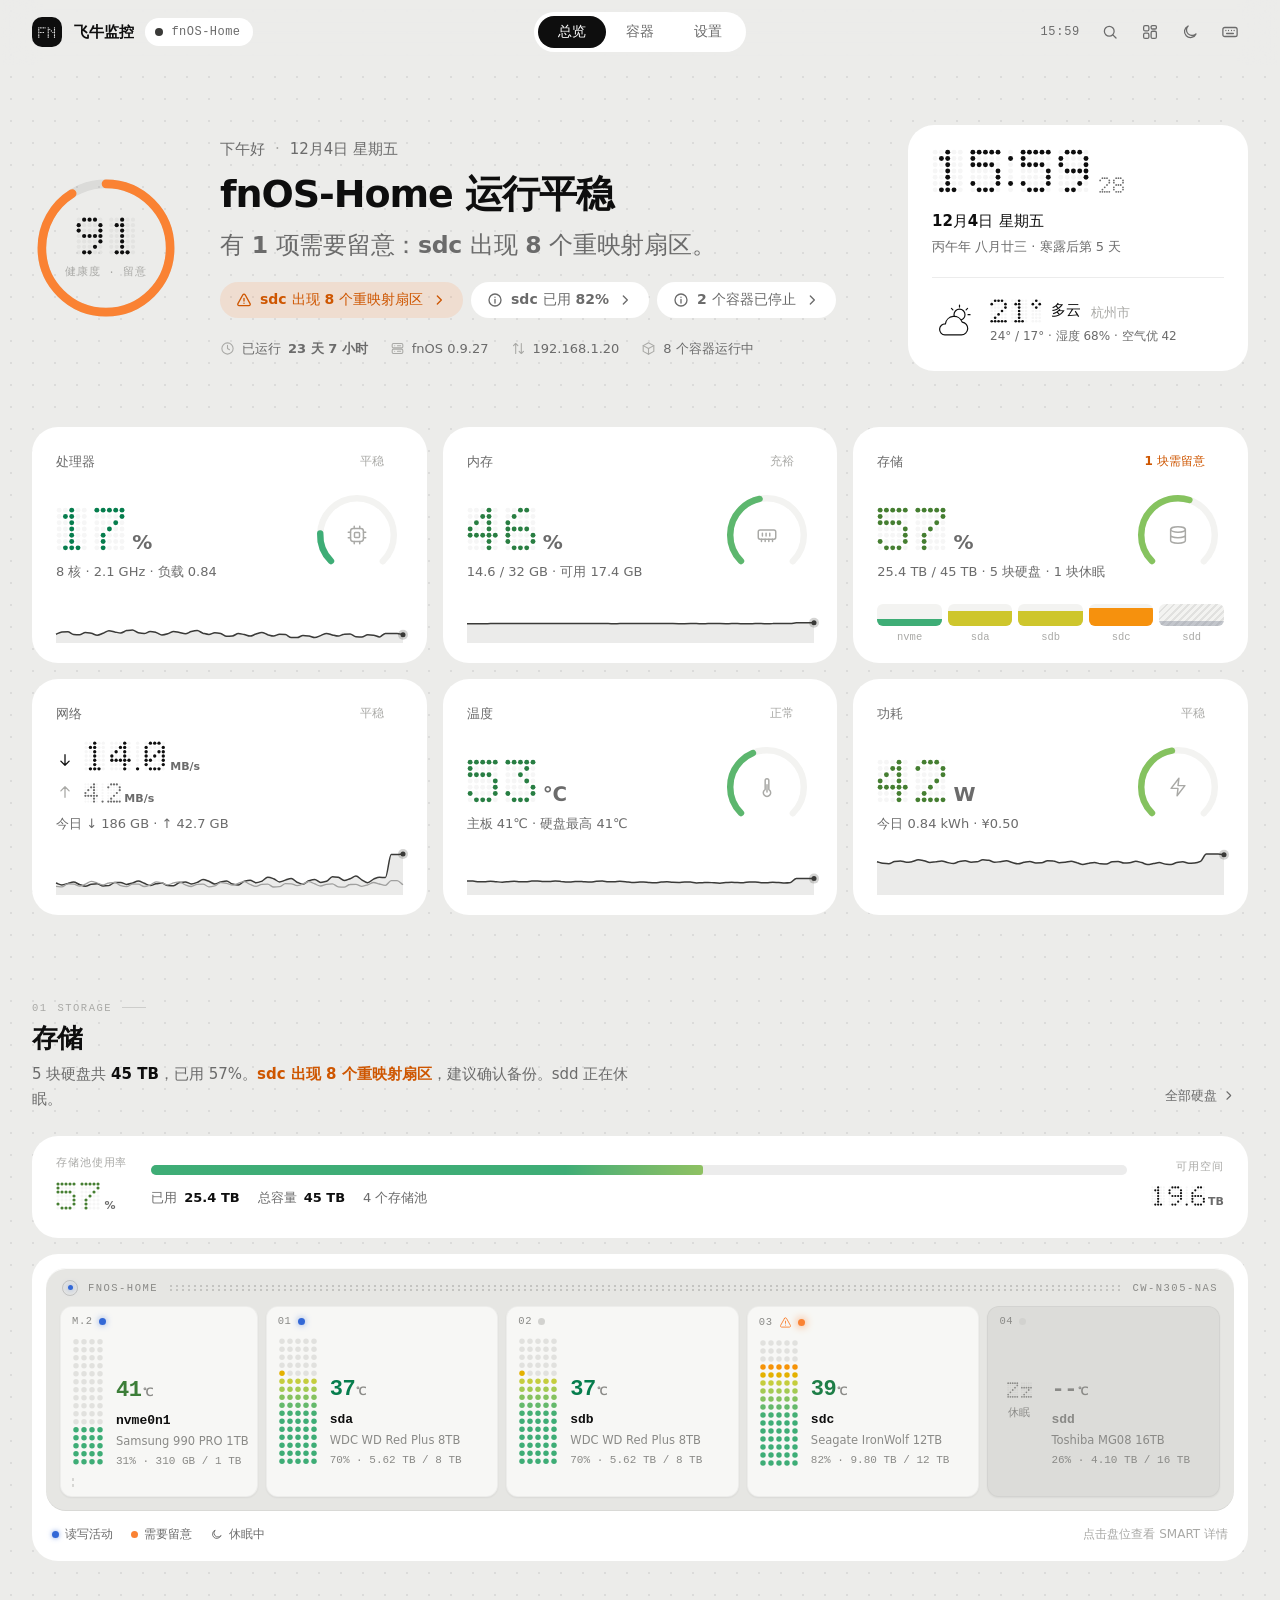
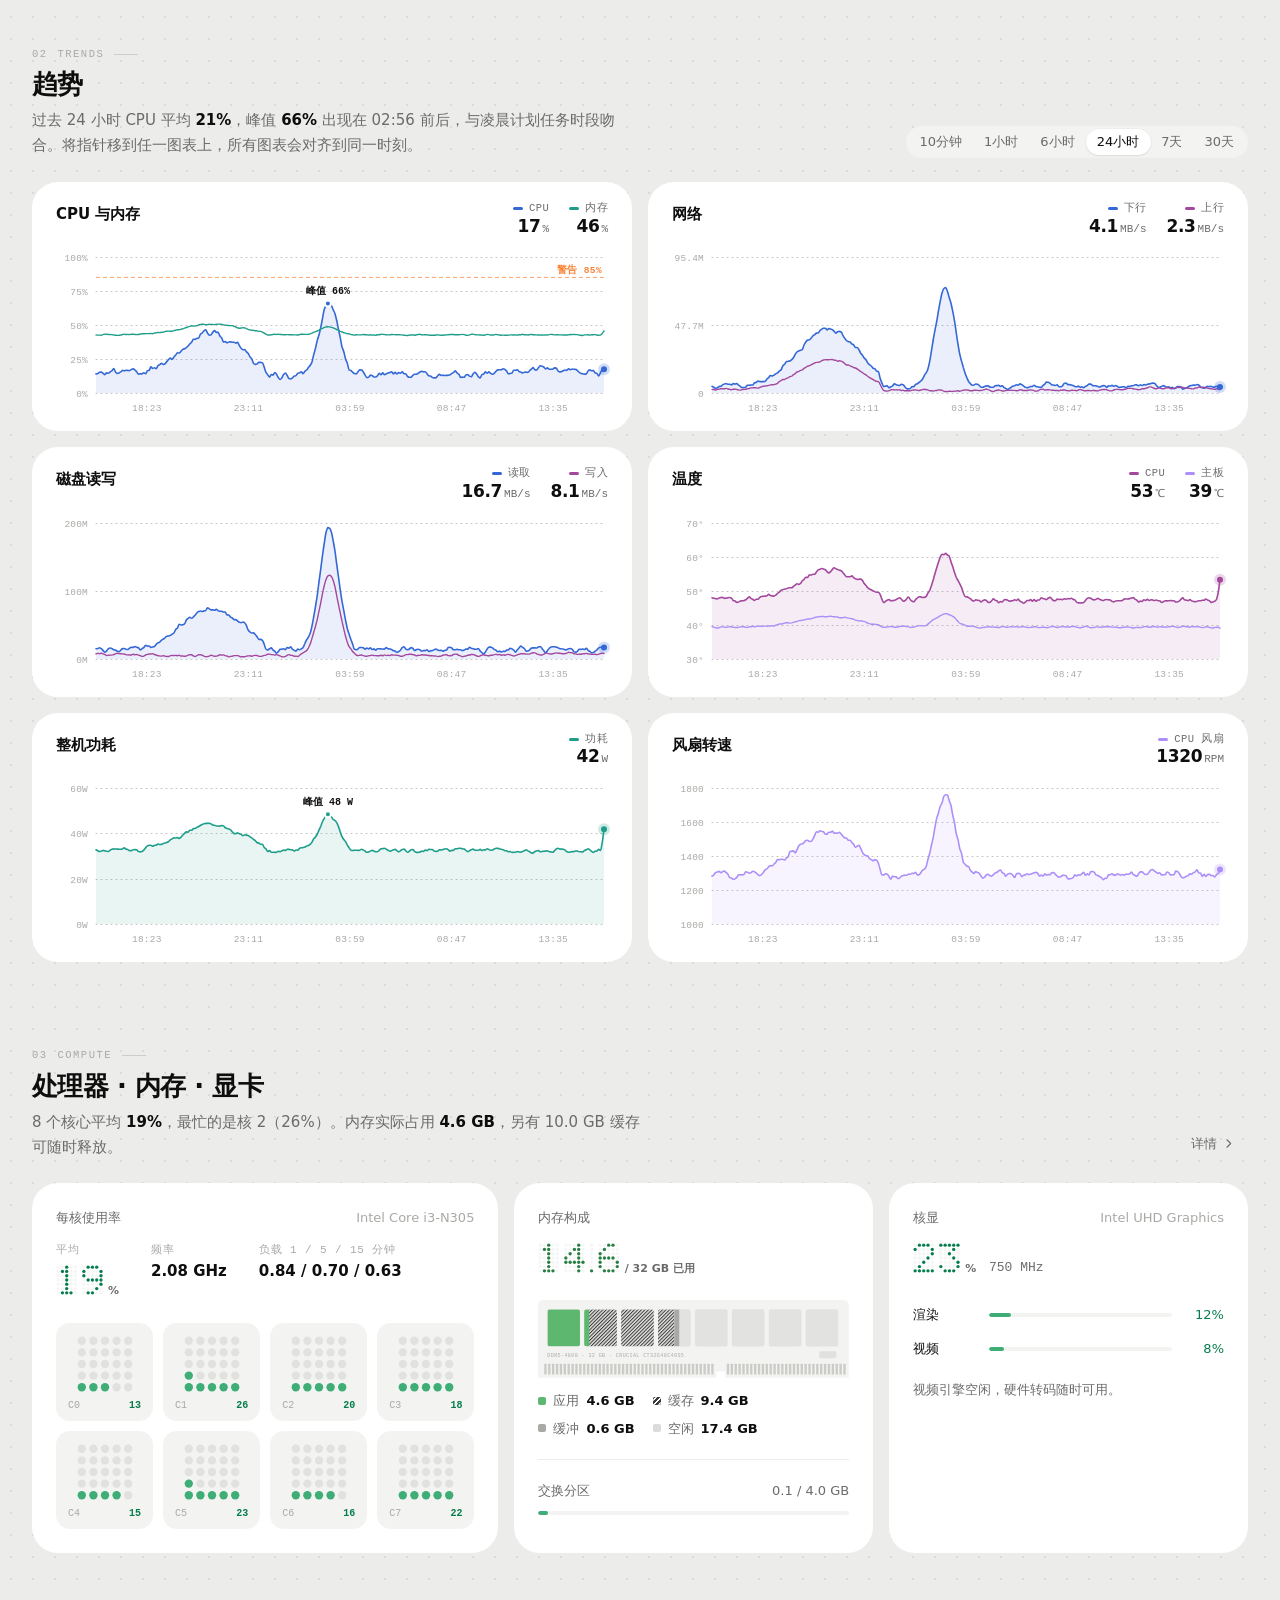
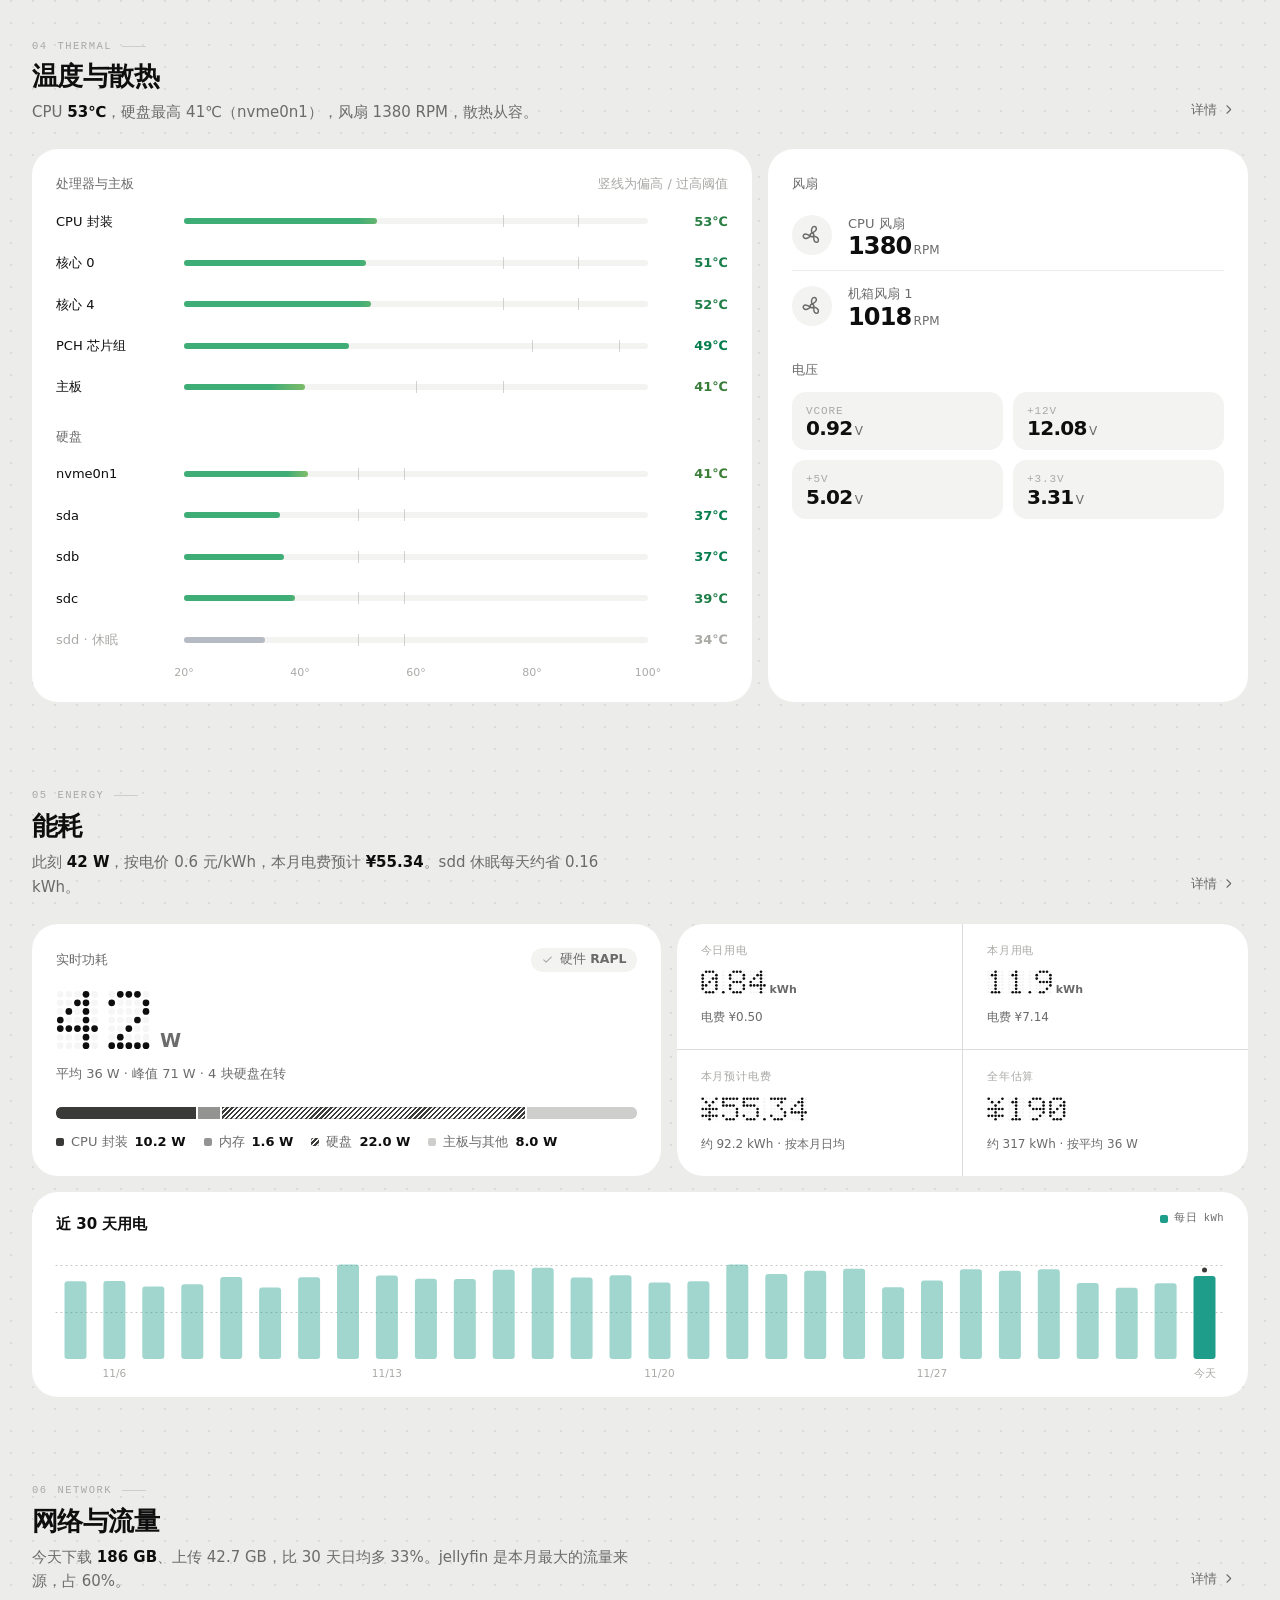
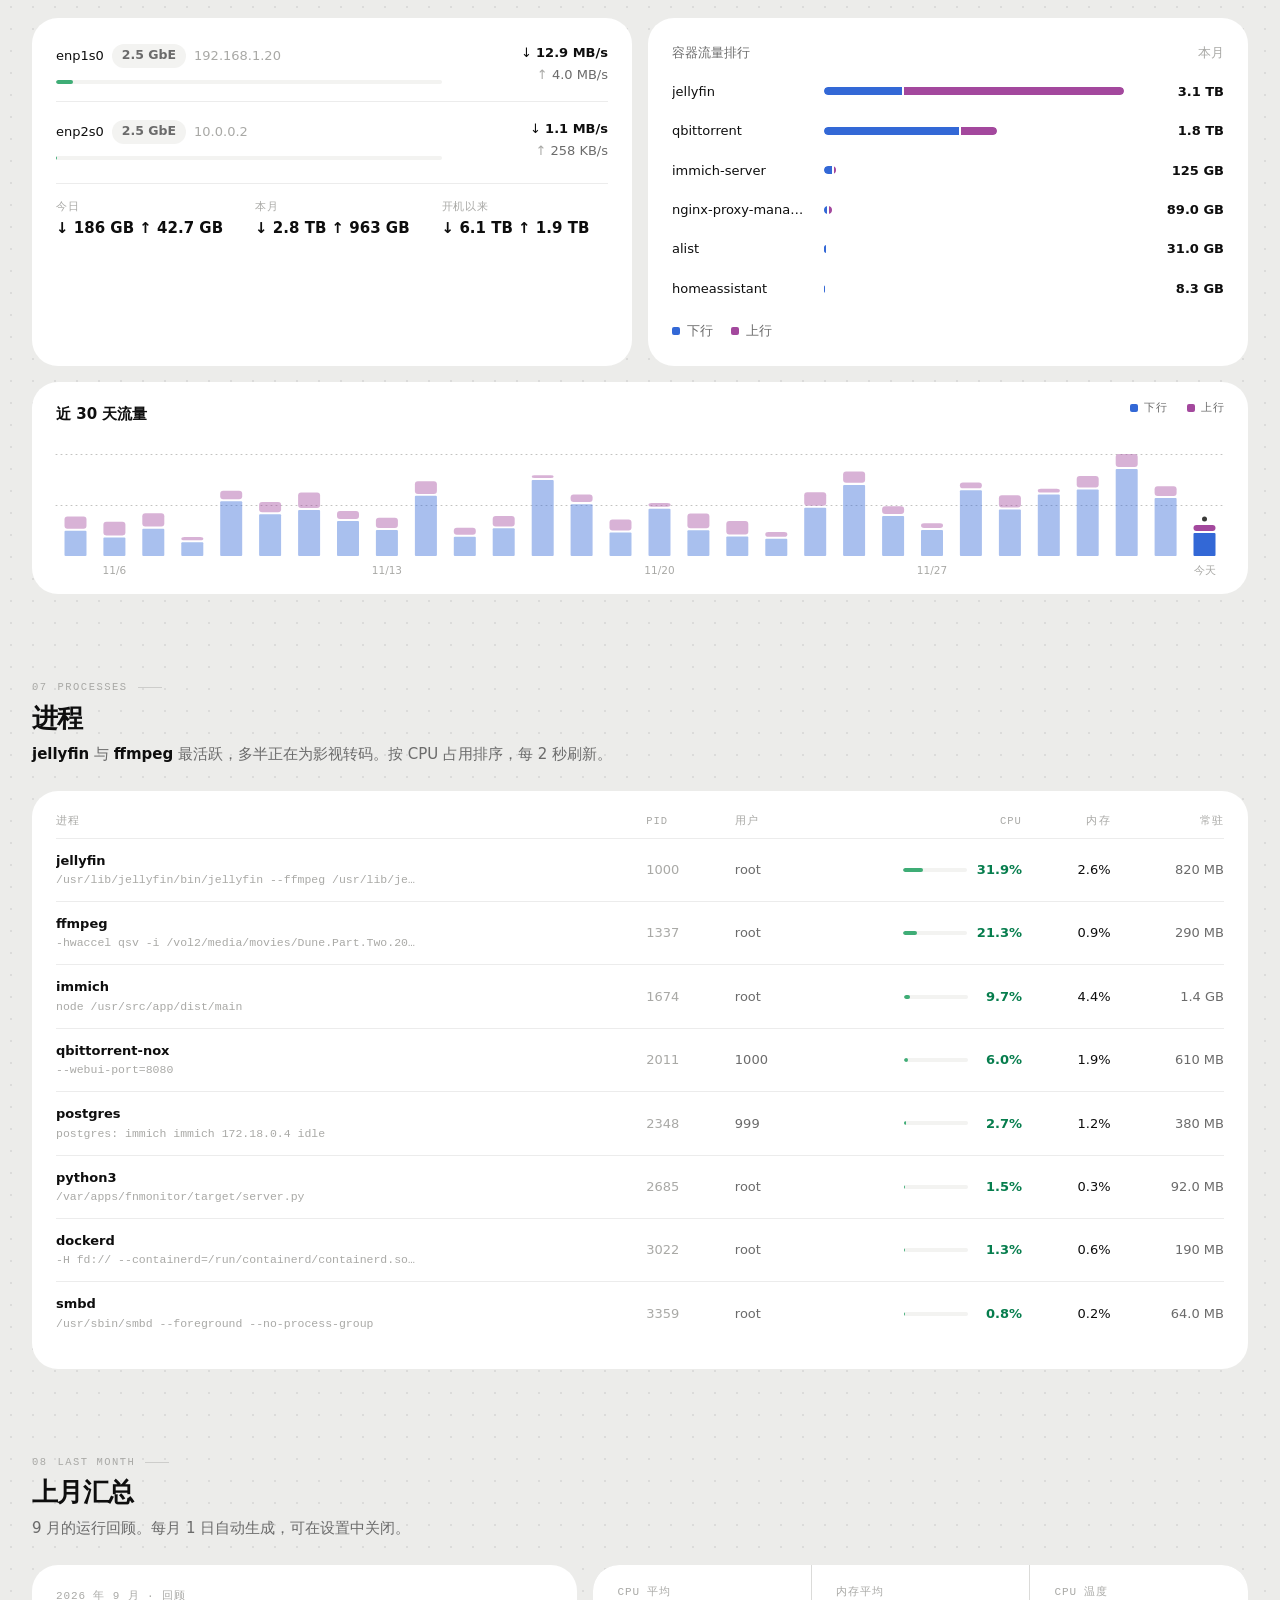
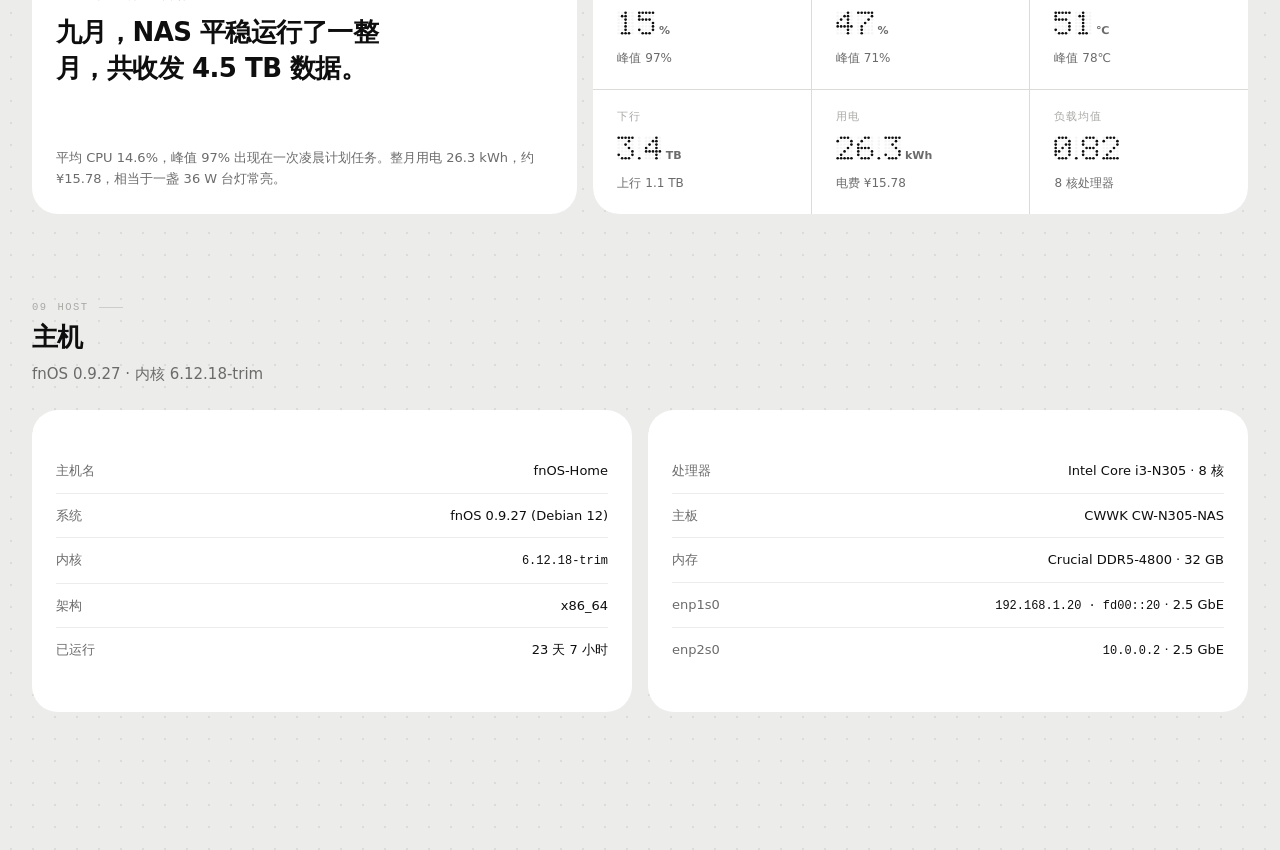
<file: design-demos/d-hybrid/index.html>
<!doctype html>
<html lang="zh-CN" data-theme="light" data-accent="red">
<head>
<meta charset="utf-8">
<meta name="viewport" content="width=device-width, initial-scale=1, viewport-fit=cover">
<meta name="color-scheme" content="light dark">
<link rel="icon" href="data:,">
<title>飞牛监控 · 融合版</title>
<script>
  /* 尽早应用主题，避免首屏闪烁 */
  (function () {
    try {
      var s = JSON.parse(localStorage.getItem('fnm.d.settings') || '{}');
      var mode = s.theme || 'light';
      if (mode === 'auto') mode = matchMedia('(prefers-color-scheme: dark)').matches ? 'dark' : 'light';
      document.documentElement.dataset.theme = mode;
      document.documentElement.dataset.accent = s.accent || 'red';
    } catch (e) {}
  })();
</script>
<style>
/* =====================================================================
   1. DESIGN TOKENS
   ---------------------------------------------------------------------
   - 所有颜色、阴影、圆角、字号、间距、动效都是 token
   - 主题 = 一组 surface/ink token；强调色 = data-accent 覆盖 --accent
   - 图表色、状态色与强调色彼此独立：换强调色不会改变数据含义
   ===================================================================== */
:root {
  /* type */
  --font-sans: -apple-system, BlinkMacSystemFont, "SF Pro Text", "PingFang SC", "HarmonyOS Sans SC", "MiSans", "Microsoft YaHei UI", system-ui, sans-serif;
  --font-display: "SF Pro Display", -apple-system, BlinkMacSystemFont, "PingFang SC", "HarmonyOS Sans SC", "MiSans", "Microsoft YaHei UI", system-ui, sans-serif;
  --font-mono: "SF Mono", "JetBrains Mono", "Cascadia Code", ui-monospace, Menlo, Consolas, monospace;

  --fs-hero: 60px;     /* 指标大数字 */
  --fs-display: 38px;  /* 首屏结论句 */
  --fs-h2: 26px;       /* 版块标题 */
  --fs-h3: 17px;
  --fs-body: 15px;
  --fs-sm: 13px;
  --fs-xs: 12px;
  --lh-tight: 1.15;
  --lh-body: 1.65;

  /* space (4pt rhythm) */
  --s1: 4px; --s2: 8px; --s3: 12px; --s4: 16px; --s5: 20px; --s6: 24px;
  --s7: 32px; --s8: 40px; --s9: 56px; --s10: 80px;
  --section-gap: 88px;
  --page-w: 1280px;
  --page-pad: 32px;

  /* radius（C：磁贴 26 / 井 14） */
  --r-xs: 6px; --r-sm: 10px; --r-md: 14px; --r-lg: 26px; --r-pill: 999px;

  /* motion */
  --ease: cubic-bezier(.22, .8, .24, 1);
  --ease-sheet: cubic-bezier(.32, .72, 0, 1);
  --dur-1: 140ms; --dur-2: 260ms; --dur-3: 480ms; --dur-gauge: 900ms;
}

/* ---- Light (primary) — C「机体」配色：浅灰画布 + 白色磁贴 + 内井 ---- */
:root, [data-theme="light"] {
  color-scheme: light;
  --bg: #ECECEA;                       /* canvas */
  --bg-dot: rgba(14, 14, 14, .075);    /* 画布点纹 */
  --bg-bar: rgba(236, 236, 234, .86);
  --card: #FFFFFF;                     /* tile */
  --card-sunk: #F3F3F1;                /* well */
  --card-hover: #FFFFFF;
  --fill-1: rgba(14, 14, 14, .045);
  --fill-2: rgba(14, 14, 14, .08);
  --fill-3: rgba(14, 14, 14, .15);
  --line: rgba(14, 14, 14, .08);
  --line-strong: rgba(14, 14, 14, .14);
  --ink-1: #0E0E0E;
  --ink-2: #6B6B6B;
  --ink-3: #A9A9A6;
  --ink-inv: #FFFFFF;
  --off: rgba(14, 14, 14, .075);       /* 点阵未点亮 */
  --scrim: rgba(14, 14, 14, .26);

  /* 状态色：只在需要提醒时出现。健康绿只用于小圆点；休眠用中性石板灰 */
  --ok: var(--d-p);  --ok-soft: color-mix(in srgb, var(--d-p) 10%, transparent);
  --warn: #CE5600;   --warn-fill: #FA8233;  --warn-soft: rgba(250, 130, 51, .14);   /* 偏高 / 警告：暖橙 OKLCH h50 */
  --crit: #C2272D;   --crit-soft: rgba(194, 39, 45, .10);   /* 严重：深红 */
  --sleep: #7A8294;  --sleep-soft: rgba(122, 130, 148, .12);

  /* 指标色：每个指标固定一个色相，全站一致（卡片 / 趋势 / 条 / 点阵 / 详情）
     取自数据可视化参考色板，相邻卡片与同图序列均通过色盲分离度校验
     CPU 蓝 · 内存 洋红 · I/O（存储与网络）紫 · 温度 橙 · 功耗 青 */
  --m-cpu: var(--d-p); --m-mem: var(--d-p); --m-io: var(--d-p); --m-temp: var(--d-p); --m-pwr: var(--d-p);
  --tint: 48%;  /* 同图第二条序列 = 同色相浅调 */
  --c1: var(--m-cpu); --c2: color-mix(in srgb, var(--c1) var(--tint), var(--card));
  --c3: var(--m-pwr); --c4: var(--m-io);
  --on-accent: #FFFFFF;
  --hatch: repeating-linear-gradient(135deg, var(--ink-2) 0 1.5px, transparent 1.5px 3.5px);
  --gauge: var(--ink-1);
  --spark: var(--ink-1);

  --shadow-card: none;
  --shadow-raise: none;
  --shadow-pop: 0 18px 50px -12px rgba(0, 0, 0, .28), 0 2px 6px rgba(0, 0, 0, .08);
  --shadow-thumb: 0 1px 2px rgba(0, 0, 0, .08), 0 0 0 .5px rgba(0, 0, 0, .04);
}

/* ---- Dark — 纯黑画布 + #161616 磁贴 + #1F1F1F 内井 ---- */
[data-theme="dark"] {
  color-scheme: dark;
  --bg: #000000;
  --bg-dot: rgba(255, 255, 255, .055);
  --bg-bar: rgba(0, 0, 0, .82);
  --card: #161616;
  --card-sunk: #1F1F1F;
  --card-hover: #1A1A1A;
  --fill-1: rgba(255, 255, 255, .055);
  --fill-2: rgba(255, 255, 255, .09);
  --fill-3: rgba(255, 255, 255, .17);
  --line: rgba(255, 255, 255, .08);
  --line-strong: rgba(255, 255, 255, .14);
  --ink-1: #F2F2F0;
  --ink-2: #92928F;
  --ink-3: #64645F;
  --ink-inv: #0E0E0E;
  --off: rgba(255, 255, 255, .08);
  --scrim: rgba(0, 0, 0, .6);

  --ok: var(--d-p);  --ok-soft: color-mix(in srgb, var(--d-p) 14%, transparent);
  --warn: #FF8F49;   --warn-fill: #FF8F49;  --warn-soft: rgba(255, 143, 73, .15);
  --crit: #E54C4A;   --crit-soft: rgba(229, 76, 74, .15);
  --sleep: #8C93A3;  --sleep-soft: rgba(140, 147, 163, .14);
  --tint: 58%;
  --on-accent: #0E0E0E;

  --shadow-pop: 0 18px 50px -12px rgba(0, 0, 0, .8), 0 0 0 1px rgba(255, 255, 255, .07);
  --shadow-thumb: 0 1px 2px rgba(0, 0, 0, .5);
}

/* =====================================================================
   色彩规范 v5 —— 按「层级」分工，而不是按卡片或类型一刀切
   ┌ 概览层（界面 / 指标卡迷你趋势 / 构成类）：主色 + 状态色。安静、统一。
   │   容量与进度类控件（条形 / 圆弧 / 点阵 / 温度条）使用「负载色阶」，按数值从绿到红连续过渡。
   ├ 分析层（趋势 / 历史柱状 / 构成对比）：数据实体色板。一张图里不同数据 = 不同颜色；
   │   同一数据全站同色（CPU 在趋势、详情、排行里都是蓝）。色板与主题无关，用户换主题不必重新认色
   │   （IBM Carbon / Datadog 做法）；四色均取自已通过色盲分离度校验的参考色板。
   │     蓝   处理与流入   CPU · 负载 · 下行 · 读取
   │     梅紫红 流出与发热 上行 · 写入 · CPU 温度
   │     青   资源与能量   内存 · 功耗 · 用电
   │     薰衣草 辅助硬件   主板温度 · 风扇
   ├ 紧急程度：警告 琥珀 / 严重 红 / 休眠 石板灰；正常不着色。概览层整件变色；
   │   分析层只给越过阈值的那一段曲线着色，并画出阈值线（Grafana 阈值做法）。永远配图标与文字。
   └ 优先级：主序列 2px + 面积；次序列细线无面积；阈值 / 网格 / 历史对照为中性灰。
   ===================================================================== */
:root {
  --accent: #0E0E0E;
  --d-p: var(--accent);
  --e-blue: #3368D6; --e-coral: #A3489D; --e-teal: #1E9E8A; --e-violet: #AC8FF8;  /* coral 槽位改为梅紫红，避免与「偏高」橙混淆 */
}
[data-theme="dark"] { --e-blue: #5585E8; --e-coral: #B761B1; --e-teal: #1F9C86; --e-violet: #BEA4FF; }
/* 负载色阶（容量 / 进度类控件专用）：充裕 绿 → 适中 黄绿 → 偏高 暖橙（= 警告阈值）→ 严重 红
   转折点与各指标在设置里的阈值联动；同一控件按数值连续过渡（OKLCH 插值） */
:root { --r-g: oklch(0.67 0.13 158); --r-y: oklch(0.82 0.16 115); --rt-g: oklch(0.52 0.12 158); --rt-l: oklch(0.55 0.13 122); }  /* r = 填充色阶；rt = 数字用的文字色阶（浅色压暗，不经过易发棕的黄橙段） */
[data-theme="dark"] { --r-g: oklch(0.72 0.13 158); --r-y: oklch(0.85 0.15 115); --rt-g: var(--r-g); --rt-l: var(--r-y); }
[data-accent="black"] { --accent: #0E0E0E; --d-p: #3A3A38; }
[data-theme="dark"][data-accent="black"] { --accent: #F2F2F0; --d-p: #D6D6D2; }
/* 钴蓝：主色占了蓝，吞吐让位为橄榄绿 */
[data-accent="blue"] { --accent: #2B50C0; }
[data-theme="dark"][data-accent="blue"] { --accent: #7896F4; }
[data-accent="green"] { --accent: #0B9B61; }
[data-theme="dark"][data-accent="green"] { --accent: #2BB98A; }
/* 琥珀黄：主色与「警告」同色系，警告改用橙以保持可区分 */
[data-accent="yellow"] { --accent: #C98A00; --on-accent: #0E0E0E; }
[data-theme="dark"][data-accent="yellow"] { --accent: #E2A646; }
/* 青：吞吐改用深一档的钴蓝，与青拉开明度 */
[data-accent="cyan"] { --accent: #0098B0; }
[data-theme="dark"][data-accent="cyan"] { --accent: #22B5CC; }
:root {
  --accent-soft: color-mix(in srgb, var(--accent) 11%, transparent);
  --accent-ring: color-mix(in srgb, var(--accent) 45%, transparent);
}

/* =====================================================================
   2. BASE
   ===================================================================== */
*, *::before, *::after { box-sizing: border-box; }
html { -webkit-text-size-adjust: 100%; text-size-adjust: 100%; }
body {
  margin: 0; background: var(--bg); color: var(--ink-1);
  font: 400 var(--fs-body)/var(--lh-body) var(--font-sans);
  -webkit-font-smoothing: antialiased; -moz-osx-font-smoothing: grayscale;
  font-feature-settings: "tnum" 0;
  transition: background-color var(--dur-3) var(--ease), color var(--dur-3) var(--ease);
}
button, input, select { font: inherit; color: inherit; }
button { cursor: pointer; background: none; border: 0; padding: 0; }
a { color: var(--accent); text-decoration: none; }
:focus-visible { outline: 2px solid var(--accent-ring); outline-offset: 2px; border-radius: 8px; }
::selection { background: var(--accent-soft); }
.i { width: 18px; height: 18px; flex: none; fill: none; stroke: currentColor; stroke-width: 1.7; stroke-linecap: round; stroke-linejoin: round; }
.i-sm { width: 15px; height: 15px; }
.i-lg { width: 22px; height: 22px; }
.num, .tnum { font-variant-numeric: tabular-nums; font-feature-settings: "tnum" 1; }
.num { font-family: var(--font-display); letter-spacing: -.035em; font-weight: 600; line-height: 1; }
.mono { font-family: var(--font-mono); font-size: .92em; letter-spacing: 0; }
.muted { color: var(--ink-2); }
.faint { color: var(--ink-3); }
.sr { position: absolute; width: 1px; height: 1px; overflow: hidden; clip: rect(0 0 0 0); white-space: nowrap; }
.hidden { display: none !important; }

/* =====================================================================
   3. TOP BAR
   ===================================================================== */
.topbar {
  position: sticky; top: 0; z-index: 40;
  background: var(--bg-bar);
  -webkit-backdrop-filter: saturate(1.6) blur(18px); backdrop-filter: saturate(1.6) blur(18px);
  border-bottom: 1px solid transparent; transition: border-color var(--dur-2) var(--ease);
}
.topbar.scrolled { border-bottom-color: var(--line); }
.topbar-in {
  max-width: var(--page-w); margin: 0 auto; height: 64px; padding: 0 var(--page-pad);
  display: grid; grid-template-columns: 1fr auto 1fr; align-items: center; gap: var(--s4);
}
.brand { display: flex; align-items: center; gap: var(--s3); min-width: 0; }
.brand-mark { width: 30px; height: 30px; border-radius: 9px; background: var(--ink-1); color: var(--ink-inv); display: grid; place-items: center; flex: none; }
.brand-mark > svg { width: 18px; height: 18px; stroke-width: 2; }
.brand-name { font-weight: 600; font-size: 15px; letter-spacing: -.01em; white-space: nowrap; }
.host-chip { display: inline-flex; align-items: center; gap: 8px; height: 28px; padding: 0 12px 0 10px; border-radius: var(--r-pill); background: var(--fill-1); color: var(--ink-2); font-size: var(--fs-sm); white-space: nowrap; }
.live { position: relative; width: 8px; height: 8px; border-radius: 50%; background: var(--ok); flex: none; }
.live::after { content: ""; position: absolute; inset: 0; border-radius: 50%; background: var(--ok); opacity: 0; }
.live.beat::after { animation: beat 1.6s var(--ease) 1; }
.live.paused { background: var(--ink-3); }
@keyframes beat { 0% { transform: scale(1); opacity: .55; } 100% { transform: scale(3.2); opacity: 0; } }
.tools { display: flex; align-items: center; justify-content: flex-end; gap: 4px; }
.clock-mini { font-size: var(--fs-sm); color: var(--ink-2); margin-right: 8px; }
.icon-btn { width: 36px; height: 36px; border-radius: 50%; display: grid; place-items: center; color: var(--ink-2); transition: background var(--dur-1), color var(--dur-1); position: relative; }
.icon-btn:hover { background: var(--fill-1); color: var(--ink-1); }
.icon-btn[aria-pressed="true"] { background: var(--ink-1); color: var(--ink-inv); }
.kbd { display: inline-grid; place-items: center; min-width: 20px; height: 20px; padding: 0 5px; border-radius: 5px; font: 500 11px/1 var(--font-mono); color: var(--ink-2); background: var(--fill-1); box-shadow: inset 0 -1px 0 var(--line-strong); }

/* ---- Segmented control (通用) ---- */
.seg { position: relative; display: inline-flex; padding: 3px; border-radius: var(--r-pill); background: var(--fill-1); isolation: isolate; }
.seg button { position: relative; z-index: 1; height: 30px; padding: 0 16px; border-radius: var(--r-pill); font-size: 14px; font-weight: 500; color: var(--ink-2); white-space: nowrap; transition: color var(--dur-2) var(--ease); }
.seg button:hover { color: var(--ink-1); }
.seg button[aria-selected="true"], .seg button[aria-checked="true"] { color: var(--ink-1); }
.seg .thumb { position: absolute; z-index: 0; top: 3px; bottom: 3px; left: 0; border-radius: var(--r-pill); background: var(--card); box-shadow: var(--shadow-thumb); transition: transform var(--dur-3) var(--ease), width var(--dur-3) var(--ease); }
[data-theme="dark"] .seg .thumb { background: #3A3835; }
.seg.sm button { height: 26px; padding: 0 11px; font-size: 13px; }
.seg.nav button { padding: 0 20px; }

/* =====================================================================
   4. PAGE + SECTION SCAFFOLD
   ===================================================================== */
.page { max-width: var(--page-w); margin: 0 auto; padding: var(--s8) var(--page-pad) 140px; }
.page[hidden] { display: none; }
.page-enter { animation: pageIn var(--dur-3) var(--ease); }
@keyframes pageIn { from { opacity: 0; transform: translateY(6px); } to { opacity: 1; transform: none; } }

.card { background: var(--card); border-radius: var(--r-lg); box-shadow: var(--shadow-card); position: relative; min-width: 0; }
.card.pad { padding: var(--s6); }
.tap { cursor: pointer; transition: box-shadow var(--dur-2) var(--ease), transform var(--dur-2) var(--ease), background var(--dur-2); }
.tap:hover { box-shadow: var(--shadow-raise); transform: translateY(-1px); }
.tap:active { transform: translateY(0) scale(.995); }
.tap .more { opacity: 0; transition: opacity var(--dur-2), transform var(--dur-2) var(--ease); transform: translateX(-3px); color: var(--ink-3); }
.tap:hover .more, .tap:focus-visible .more { opacity: 1; transform: none; }

.module { margin-top: var(--section-gap); position: relative; }
.mod-head { display: flex; align-items: flex-end; justify-content: space-between; gap: var(--s6); margin-bottom: var(--s6); }
.mod-head-l { min-width: 0; }
.mod-kicker { display: flex; align-items: center; gap: 10px; font: 500 12px/1 var(--font-mono); color: var(--ink-3); letter-spacing: .04em; margin-bottom: 10px; }
.mod-kicker::after { content: ""; width: 28px; height: 1px; background: var(--line-strong); }
.mod-title { margin: 0; font-size: var(--fs-h2); line-height: 1.2; font-weight: 650; letter-spacing: -.02em; }
.mod-dek { margin: 8px 0 0; color: var(--ink-2); max-width: 64ch; font-size: var(--fs-body); }
.mod-dek b { color: var(--ink-1); font-weight: 600; }
.mod-dek .warn { color: var(--warn); font-weight: 600; }
.mod-actions { display: flex; align-items: center; gap: var(--s3); flex: none; }
.link-btn { display: inline-flex; align-items: center; gap: 4px; height: 32px; padding: 0 12px; border-radius: var(--r-pill); color: var(--ink-2); font-size: var(--fs-sm); font-weight: 500; transition: background var(--dur-1), color var(--dur-1); }
.link-btn:hover { background: var(--fill-1); color: var(--ink-1); }
.mod-editbar { display: none; }
.mod-headless .mod-head { display: none; }

.grid { display: grid; gap: var(--s4); }
.g-2 { grid-template-columns: repeat(2, minmax(0, 1fr)); }
.g-3 { grid-template-columns: repeat(3, minmax(0, 1fr)); }
.g-4 { grid-template-columns: repeat(4, minmax(0, 1fr)); }

.label { font-size: var(--fs-sm); color: var(--ink-2); font-weight: 500; display: flex; align-items: center; gap: 8px; }
.label .i { color: var(--ink-3); }
.eyebrow { font-size: var(--fs-xs); color: var(--ink-3); letter-spacing: .02em; }
.unit { font-family: var(--font-sans); font-size: .34em; font-weight: 500; letter-spacing: 0; color: var(--ink-2); margin-left: .18em; }
.sub { font-size: var(--fs-sm); color: var(--ink-2); }
.hair { height: 1px; background: var(--line); border: 0; margin: var(--s5) 0; }

/* ---- pills ---- */
.pill { display: inline-flex; align-items: center; gap: 6px; height: 24px; padding: 0 10px; border-radius: var(--r-pill); font-size: 12.5px; font-weight: 550; white-space: nowrap; background: var(--fill-1); color: var(--ink-2); }
.pill .dot { width: 6px; height: 6px; border-radius: 50%; background: currentColor; }
.pill .i { width: 13px; height: 13px; stroke-width: 2; }
.pill.ok { background: var(--ok-soft); color: var(--ok); }
.pill.warn { background: var(--warn-soft); color: var(--warn); }
.pill.crit { background: var(--crit-soft); color: var(--crit); }
.pill.sleep { background: var(--sleep-soft); color: var(--sleep); }
.pill.btn { cursor: pointer; transition: filter var(--dur-1); }
.pill.btn:hover { filter: brightness(.96); }
.st-ok { color: var(--ok); } .st-warn { color: var(--warn); } .st-crit { color: var(--crit); }

/* ---- bars ---- */
.bar { height: 6px; border-radius: 3px; background: var(--fill-2); overflow: hidden; position: relative; }
.bar > i { position: absolute; inset: 0 auto 0 0; width: 0; border-radius: 3px; background: var(--ink-1); transition: width var(--dur-gauge) var(--ease), background var(--dur-2); }
.bar.thin { height: 4px; }
.bar > i.warn { background: var(--warn); } .bar > i.crit { background: var(--crit); } .bar > i.ok { background: var(--ok); }
.stack { display: flex; gap: 2px; height: 10px; border-radius: 5px; overflow: hidden; }
.stack > i { display: block; height: 100%; min-width: 2px; transition: flex-grow var(--dur-gauge) var(--ease); }
.stack > i:first-child { border-radius: 5px 0 0 5px; } .stack > i:last-child { border-radius: 0 5px 5px 0; }
.legend { display: flex; flex-wrap: wrap; gap: 6px 18px; margin-top: var(--s3); font-size: var(--fs-sm); color: var(--ink-2); }
.legend span { display: inline-flex; align-items: center; gap: 7px; }
.legend i { width: 8px; height: 8px; border-radius: 2px; display: inline-block; }
.legend b { color: var(--ink-1); font-weight: 600; font-variant-numeric: tabular-nums; }

/* =====================================================================
   5. HERO
   ===================================================================== */
.hero { display: grid; grid-template-columns: auto minmax(0, 1fr) 340px; gap: var(--s8); align-items: center; padding: var(--s5) 0 var(--s4); }
.ring-wrap { position: relative; width: 148px; height: 148px; }
.ring-wrap > svg { width: 100%; height: 100%; transform: rotate(-90deg); }
.ring-track { stroke: var(--fill-2); }
.ring-val { stroke: var(--ok); transition: stroke-dashoffset 1.4s var(--ease), stroke var(--dur-3); }
.ring-center { position: absolute; inset: 0; display: grid; place-content: center; text-align: center; }
.ring-center .num { font-size: 46px; }
.ring-center .eyebrow { margin-top: 6px; }
.greet { color: var(--ink-2); font-size: var(--fs-body); margin: 0 0 10px; display: flex; align-items: center; gap: 10px; flex-wrap: wrap; }
.verdict { margin: 0; font-size: var(--fs-display); line-height: 1.22; font-weight: 650; letter-spacing: -.028em; text-wrap: balance; }
.verdict .soft { display: block; margin-top: 10px; color: var(--ink-2); font-weight: 550; font-size: .62em; line-height: 1.45; letter-spacing: -.012em; }
.issues { display: flex; flex-wrap: wrap; gap: 8px; margin-top: var(--s5); }
.facts { display: flex; flex-wrap: wrap; gap: 6px 22px; margin-top: var(--s5); color: var(--ink-2); font-size: var(--fs-sm); }
.facts span { display: inline-flex; align-items: center; gap: 7px; }
.facts .i { color: var(--ink-3); width: 15px; height: 15px; }
.clock-card { padding: var(--s6); }
.clock-time { font-size: 54px; }
.clock-time .sec { font-size: .36em; color: var(--ink-3); margin-left: 6px; letter-spacing: 0; font-weight: 500; }
.clock-date { margin-top: 10px; font-weight: 550; }
.clock-lunar { color: var(--ink-2); font-size: var(--fs-sm); margin-top: 2px; }
.wx { display: grid; grid-template-columns: auto 1fr; gap: 4px 14px; align-items: center; margin-top: var(--s5); padding-top: var(--s5); border-top: 1px solid var(--line); }
.wx-ico { grid-row: span 2; width: 44px; height: 44px; color: var(--ink-2); }
.wx-ico svg { width: 44px; height: 44px; stroke-width: 1.3; }
.wx-main { display: flex; align-items: baseline; gap: 10px; }
.wx-main .num { font-size: 28px; }
.wx-sub { font-size: var(--fs-xs); color: var(--ink-2); }

/* =====================================================================
   6. METRIC CARDS
   ===================================================================== */
.metrics { grid-template-columns: repeat(3, minmax(0, 1fr)); }
.metric { padding: var(--s6) var(--s6) var(--s5); display: grid; grid-template-columns: minmax(0, 1fr) auto; grid-template-rows: auto 1fr auto; gap: 0 var(--s4); min-height: 236px; }
.metric .m-top { grid-column: 1 / -1; display: flex; align-items: center; justify-content: space-between; margin-bottom: var(--s4); }
.metric .m-state { font-size: var(--fs-xs); font-weight: 550; color: var(--ink-3); display: inline-flex; align-items: center; gap: 4px; }
.metric .m-val { font-size: var(--fs-hero); align-self: end; white-space: nowrap; }
.metric .m-val .unit { font-size: 20px; }
.metric .m-sub { font-size: var(--fs-sm); color: var(--ink-2); margin-top: 10px; white-space: nowrap; overflow: hidden; text-overflow: ellipsis; }
.metric .m-gauge { grid-row: 2; grid-column: 2; align-self: center; width: 92px; height: 92px; }
.metric .m-foot { grid-column: 1 / -1; margin-top: var(--s4); height: 44px; }
.metric.is-warn .m-state { color: var(--warn); } .metric.is-crit .m-state { color: var(--crit); }
.gauge-track { stroke: var(--fill-2); }
.gauge-val { stroke: var(--gauge); transition: stroke-dashoffset var(--dur-gauge) var(--ease), stroke var(--dur-2); }
.gauge-val.warn { stroke: var(--warn); } .gauge-val.crit { stroke: var(--crit); }
.gauge-tick { stroke: var(--card); stroke-width: 2; }
.net-vals { align-self: end; display: grid; gap: 10px; }
.net-vals .row { display: flex; align-items: baseline; gap: 10px; }
.net-vals .num { font-size: 40px; }
.net-vals .row.sec .num { font-size: 26px; color: var(--ink-2); }
.net-vals .arr { width: 18px; height: 18px; flex: none; align-self: center; }
.drive-pips { display: flex; gap: 6px; align-items: flex-end; height: 44px; }
.drive-pips > div { flex: 1; display: grid; gap: 6px; }
.drive-pips .pip { height: 22px; border-radius: 6px; background: var(--fill-2); position: relative; overflow: hidden; }
.drive-pips .pip > i { position: absolute; inset: auto 0 0 0; background: var(--dc, var(--ink-2)); }
.drive-pips .pip.sleep { background: repeating-linear-gradient(135deg, var(--sleep-soft) 0 4px, transparent 4px 8px); box-shadow: inset 0 0 0 1px var(--sleep-soft); }
.drive-pips .pip.sleep > i { background: var(--sleep); opacity: .45; }
.drive-pips .pip.warn > i { background: var(--warn); }
.drive-pips span { font: 500 10.5px/1 var(--font-mono); color: var(--ink-3); text-align: center; }
.spark { width: 100%; height: 100%; display: block; overflow: visible; }
.spark path.line { fill: none; stroke: var(--spark); stroke-width: 1.5; vector-effect: non-scaling-stroke; }
.spark path.area { fill: var(--fill-1); stroke: none; }
.spark circle { fill: var(--ink-1); }

/* =====================================================================
   7. STORAGE
   ===================================================================== */
.pool { display: grid; grid-template-columns: auto 1fr auto; align-items: center; gap: var(--s6); padding: var(--s5) var(--s6); margin-bottom: var(--s4); }
.pool .num { font-size: 34px; }
.pool .stack { height: 12px; }
.drives { grid-template-columns: repeat(auto-fill, minmax(208px, 1fr)); }
.drive { padding: var(--s5); display: flex; flex-direction: column; gap: var(--s4); min-height: 228px; overflow: hidden; }
.drive-top { display: flex; align-items: flex-start; gap: var(--s3); }
.drive-ico { width: 40px; height: 40px; border-radius: 12px; background: var(--fill-1); display: grid; place-items: center; color: var(--ink-2); flex: none; }
.drive-ico .i { width: 22px; height: 22px; stroke-width: 1.5; }
.drive-name { font-weight: 600; font-size: 16px; display: flex; align-items: center; gap: 8px; }
.drive-model { font-size: var(--fs-sm); color: var(--ink-2); white-space: nowrap; overflow: hidden; text-overflow: ellipsis; }
.drive-cap { margin-top: auto; }
.drive-cap .row { display: flex; align-items: baseline; justify-content: space-between; margin-bottom: 8px; }
.drive-cap .num { font-size: 26px; }
.drive-meta { display: flex; justify-content: space-between; gap: 8px; font-size: var(--fs-xs); color: var(--ink-2); border-top: 1px solid var(--line); padding-top: var(--s3); }
.drive-meta b { display: block; font-size: var(--fs-sm); color: var(--ink-1); font-weight: 600; font-variant-numeric: tabular-nums; margin-top: 1px; }
.drive.is-warn .drive-ico { background: var(--warn-soft); color: var(--warn); }
/* 休眠：降饱和、夜色底纹、月亮、轻微下沉 —— 一眼可辨 */
.drive.is-sleep { background: linear-gradient(180deg, color-mix(in srgb, var(--sleep) 7%, var(--card)), var(--card) 75%); box-shadow: 0 0 0 1px var(--sleep-soft), 0 1px 2px rgba(0,0,0,.02); }
.drive.is-sleep .drive-ico { background: var(--sleep-soft); color: var(--sleep); }
.drive.is-sleep .drive-cap, .drive.is-sleep .drive-meta { opacity: .55; }
.drive.is-sleep .bar > i { background: var(--sleep); }
.zzz { position: absolute; right: 18px; top: 16px; color: var(--sleep); font: 600 12px/1 var(--font-display); letter-spacing: .1em; opacity: .7; }
.zzz span { display: inline-block; animation: zz 3.6s ease-in-out infinite; }
.zzz span:nth-child(2) { animation-delay: .5s; font-size: 10px; } .zzz span:nth-child(3) { animation-delay: 1s; font-size: 8px; }
@keyframes zz { 0%, 100% { transform: translateY(0); opacity: .35; } 50% { transform: translateY(-4px); opacity: 1; } }
.io-line { display: flex; gap: 14px; font-size: var(--fs-xs); color: var(--ink-2); font-variant-numeric: tabular-nums; }
.io-line .i { width: 12px; height: 12px; stroke-width: 2.2; vertical-align: -1px; }

/* =====================================================================
   8. GENERIC LIST / KV / TABLE
   ===================================================================== */
.kv { display: grid; grid-template-columns: auto 1fr; gap: 0; }
.kv > div { display: contents; }
.kv dt, .kv dd { padding: 11px 0; border-top: 1px solid var(--line); margin: 0; font-size: var(--fs-sm); }
.kv dt { color: var(--ink-2); padding-right: var(--s6); white-space: nowrap; }
.kv dd { text-align: right; font-variant-numeric: tabular-nums; min-width: 0; overflow-wrap: anywhere; }
.kv > div:first-child dt, .kv > div:first-child dd { border-top: 0; }
.rows { display: flex; flex-direction: column; }
.row-i { display: grid; align-items: center; gap: var(--s4); padding: 12px 0; border-top: 1px solid var(--line); font-size: var(--fs-sm); }
.row-i:first-child { border-top: 0; }
.tbl { width: 100%; border-collapse: collapse; font-size: var(--fs-sm); }
.tbl th { text-align: left; font-weight: 500; color: var(--ink-3); font-size: var(--fs-xs); padding: 0 12px 10px; white-space: nowrap; }
.tbl td { padding: 11px 12px; border-top: 1px solid var(--line); font-variant-numeric: tabular-nums; white-space: nowrap; }
.tbl th:first-child, .tbl td:first-child { padding-left: 0; } .tbl th:last-child, .tbl td:last-child { padding-right: 0; }
.tbl .r { text-align: right; }
.tbl .cmd { color: var(--ink-3); font-family: var(--font-mono); font-size: 11.5px; max-width: 360px; overflow: hidden; text-overflow: ellipsis; }
.cell-bar { display: flex; align-items: center; gap: 10px; justify-content: flex-end; }
.cell-bar .bar { width: 64px; height: 4px; }

/* =====================================================================
   9. COMPUTE / THERMAL / ENERGY
   ===================================================================== */
.cores { display: grid; grid-template-columns: repeat(8, 1fr); gap: 10px; align-items: end; height: 132px; margin-top: var(--s5); }
.core { display: grid; grid-template-rows: 1fr auto; gap: 8px; height: 100%; text-align: center; }
.core .col { position: relative; border-radius: 8px; background: var(--fill-1); overflow: hidden; }
.core .col > i { position: absolute; inset: auto 0 0 0; height: 0; background: var(--ink-1); border-radius: 8px 8px 0 0; transition: height var(--dur-gauge) var(--ease), background var(--dur-2); }
.core .col > i.warn { background: var(--warn); } .core .col > i.crit { background: var(--crit); }
.core span { font-size: 11px; color: var(--ink-3); font-variant-numeric: tabular-nums; }
.core b { position: absolute; left: 0; right: 0; top: 6px; font-size: 11px; font-weight: 600; color: var(--ink-2); font-variant-numeric: tabular-nums; z-index: 1; mix-blend-mode: normal; }
.big-stat { display: flex; align-items: baseline; gap: 2px; }
.big-stat .num { font-size: 40px; }
.big-stat .unit { font-size: 15px; }
.split { display: flex; gap: var(--s7); margin-top: var(--s4); flex-wrap: wrap; }
.split > div { min-width: 0; }
.split .eyebrow { display: block; margin-bottom: 2px; }
.split b { font-weight: 600; font-variant-numeric: tabular-nums; }

.thermo-row { display: grid; grid-template-columns: 112px 1fr 64px; align-items: center; gap: var(--s4); padding: 10px 0; font-size: var(--fs-sm); }
.thermo { position: relative; height: 6px; border-radius: 3px; background: var(--fill-1); }
.thermo > i { position: absolute; left: 0; top: 0; bottom: 0; border-radius: 3px; background: var(--dc, var(--m-temp)); transition: width var(--dur-gauge) var(--ease), background var(--dur-2); }
.thermo > i.warn { background: var(--warn); } .thermo > i.crit { background: var(--crit); } .thermo > i.sleep { background: var(--sleep); opacity: .5; }
.thermo .mk { position: absolute; top: -3px; bottom: -3px; width: 1px; background: var(--line-strong); }
.thermo-row .v { text-align: right; font-weight: 600; font-variant-numeric: tabular-nums; }
.thermo-scale { display: grid; grid-template-columns: 112px 1fr 64px; gap: var(--s4); font-size: 11px; color: var(--ink-3); margin-top: 4px; }
.thermo-scale > div { position: relative; height: 14px; }
.thermo-scale > div > span { position: absolute; transform: translateX(-50%); font-variant-numeric: tabular-nums; }
.fan { display: flex; align-items: center; gap: var(--s4); padding: 12px 0; }
.fan + .fan { border-top: 1px solid var(--line); }
.fan-ico { width: 40px; height: 40px; border-radius: 50%; background: var(--fill-1); display: grid; place-items: center; color: var(--ink-2); }
.fan-ico svg { width: 24px; height: 24px; animation: spin linear infinite; animation-duration: var(--spin, 2s); stroke-width: 1.5; }
@keyframes spin { to { transform: rotate(360deg); } }
.fan .num { font-size: 24px; }
.volts { display: grid; grid-template-columns: repeat(2, 1fr); gap: 10px; }
.volt { padding: 12px 14px; border-radius: var(--r-md); background: var(--card-sunk); box-shadow: inset 0 0 0 1px var(--line); }
.volt .num { font-size: 20px; }
.engine { display: grid; grid-template-columns: 64px 1fr 40px; gap: 12px; align-items: center; font-size: var(--fs-sm); padding: 6px 0; }
.engine .v { text-align: right; font-variant-numeric: tabular-nums; color: var(--ink-2); }

.energy { display: grid; grid-template-columns: 1.1fr 1fr; gap: var(--s4); }
.energy-live .num.huge { font-size: 76px; }
.energy-live .num.huge .unit { font-size: 24px; }
.stat-cells { display: grid; grid-template-columns: repeat(2, 1fr); gap: 1px; background: var(--line); border-radius: var(--r-lg); overflow: hidden; box-shadow: var(--shadow-card); }
.stat-cell { background: var(--card); padding: var(--s5) var(--s6); }
.stat-cell .num { font-size: 32px; margin-top: 8px; }
.stat-cell .num .unit { font-size: 14px; }
.stat-cell .sub { margin-top: 6px; font-size: var(--fs-xs); }

/* =====================================================================
   10. CHARTS
   ===================================================================== */
.chart-card { padding: var(--s5) var(--s6) var(--s4); }
.chart-head { display: flex; align-items: flex-start; justify-content: space-between; gap: var(--s4); margin-bottom: var(--s3); }
.chart-title { font-weight: 600; font-size: 15px; }
.chart-legend { display: flex; gap: var(--s5); font-size: var(--fs-xs); color: var(--ink-2); }
.chart-legend > span { display: grid; gap: 2px; justify-items: end; }
.chart-legend .lk { display: inline-flex; align-items: center; gap: 6px; }
.chart-legend .lk i { width: 10px; height: 3px; border-radius: 2px; }
.chart-legend .lv { font: 600 17px/1.1 var(--font-display); color: var(--ink-1); font-variant-numeric: tabular-nums; letter-spacing: -.02em; }
.chart-legend .lv small { font: 500 11px var(--font-sans); color: var(--ink-2); margin-left: 2px; letter-spacing: 0; }
.chart { position: relative; height: 168px; touch-action: pan-y; }
.chart svg { position: absolute; inset: 0; width: 100%; height: 100%; overflow: visible; }
.chart .grid-l { stroke: var(--line); stroke-width: 1; shape-rendering: crispEdges; }
.chart .axis-t { fill: var(--ink-3); font-size: 10.5px; font-family: var(--font-sans); font-variant-numeric: tabular-nums; }
.chart .ln { fill: none; stroke-width: 1.8; stroke-linejoin: round; stroke-linecap: round; }
.chart .ar { stroke: none; }
.chart .xh { stroke: var(--ink-3); stroke-width: 1; stroke-dasharray: 3 3; opacity: 0; transition: opacity var(--dur-1); }
.chart .dot { stroke: var(--card); stroke-width: 2; opacity: 0; transition: opacity var(--dur-1); }
.chart.hovering .xh, .chart.hovering .dot { opacity: 1; }
.chart .hit { fill: transparent; cursor: crosshair; }
.chart .peak-t { fill: var(--ink-2); font-size: 10.5px; font-weight: 600; font-variant-numeric: tabular-nums; }
.tip { position: absolute; z-index: 5; pointer-events: none; min-width: 120px; padding: 9px 12px; border-radius: 12px; background: var(--card); box-shadow: var(--shadow-pop); font-size: var(--fs-xs); opacity: 0; transform: translateY(4px); transition: opacity var(--dur-1), transform var(--dur-1); white-space: nowrap; }
.tip.show { opacity: 1; transform: none; }
.tip .tt { color: var(--ink-3); margin-bottom: 4px; font-variant-numeric: tabular-nums; }
.tip .tr { display: flex; align-items: center; gap: 8px; justify-content: space-between; line-height: 1.7; }
.tip .tr i { width: 8px; height: 8px; border-radius: 2px; display: inline-block; margin-right: 6px; }
.tip .tr b { font-weight: 600; font-variant-numeric: tabular-nums; }
.bars { position: relative; height: 148px; }
.bars svg { position: absolute; inset: 0; width: 100%; height: 100%; overflow: visible; }
.bars rect.b { transition: opacity var(--dur-1); }
.bars.hovering rect.b { opacity: .45; } .bars.hovering rect.b.on { opacity: 1; }
.rank-row { display: grid; grid-template-columns: 136px 1fr 84px; gap: var(--s4); align-items: center; padding: 9px 0; font-size: var(--fs-sm); }
.rank-row .n { overflow: hidden; text-overflow: ellipsis; white-space: nowrap; }
.rank-row .v { text-align: right; font-variant-numeric: tabular-nums; font-weight: 600; }
.rank-row .stack { height: 8px; }

/* =====================================================================
   11. SHEET (渐进披露的核心)
   ===================================================================== */
.scrim { position: fixed; inset: 0; z-index: 60; background: var(--scrim); opacity: 0; pointer-events: none; transition: opacity var(--dur-3) var(--ease); }
.scrim.on { opacity: 1; pointer-events: auto; }
.sheet { position: fixed; z-index: 61; top: 10px; right: 10px; bottom: 10px; width: min(620px, calc(100vw - 20px)); background: var(--bg); border-radius: 26px; box-shadow: var(--shadow-pop); transform: translateX(calc(100% + 24px)); transition: transform var(--dur-3) var(--ease-sheet); display: flex; flex-direction: column; overflow: hidden; visibility: hidden; }
.sheet.on { transform: none; visibility: visible; }
.sheet:focus { outline: none; }
.sheet-head { display: flex; align-items: center; gap: var(--s3); padding: var(--s5) var(--s5) var(--s4) var(--s6); }
.sheet-head .drive-ico { width: 44px; height: 44px; }
.sheet-title { font-size: 20px; font-weight: 650; letter-spacing: -.02em; line-height: 1.25; }
.sheet-sub { font-size: var(--fs-sm); color: var(--ink-2); }
.sheet-head .grow { flex: 1; min-width: 0; }
.sheet-body { flex: 1; overflow-y: auto; overscroll-behavior: contain; padding: 0 var(--s6) var(--s8); }
.sheet-body > * + * { margin-top: var(--s4); }
.sheet-sec { margin-top: var(--s7) !important; margin-bottom: calc(var(--s3) * -1); font-size: var(--fs-sm); font-weight: 600; color: var(--ink-2); display: flex; justify-content: space-between; align-items: center; }
.sheet-hero { display: flex; align-items: flex-end; justify-content: space-between; gap: var(--s4); padding: var(--s2) 0 0; }
.sheet-hero .num { font-size: 64px; }
.sheet-hero .num .unit { font-size: 22px; }
.note { display: flex; gap: 12px; padding: 14px 16px; border-radius: var(--r-md); font-size: var(--fs-sm); line-height: 1.6; }
.note .i { margin-top: 2px; }
.note.warn { background: var(--warn-soft); color: color-mix(in srgb, var(--warn) 80%, var(--ink-1)); }
.note.sleep { background: var(--sleep-soft); color: color-mix(in srgb, var(--sleep) 75%, var(--ink-1)); }
.note.info { background: var(--fill-1); color: var(--ink-2); }
.smart-flag { font-weight: 600; }

/* =====================================================================
   12. DOCKER PAGE
   ===================================================================== */
.page-head { display: flex; align-items: flex-end; justify-content: space-between; gap: var(--s6); flex-wrap: wrap; margin-bottom: var(--s7); }
.page-title { margin: 0; font-size: 44px; font-weight: 700; letter-spacing: -.035em; line-height: 1.1; }
.page-dek { margin: 10px 0 0; color: var(--ink-2); }
.page-dek b { color: var(--ink-1); font-weight: 600; font-variant-numeric: tabular-nums; }
.field { display: flex; align-items: center; gap: 8px; height: 38px; padding: 0 14px; border-radius: var(--r-pill); background: var(--card); box-shadow: var(--shadow-card); min-width: 240px; color: var(--ink-3); transition: box-shadow var(--dur-2); }
.field:focus-within { box-shadow: 0 0 0 2px var(--accent-ring), var(--shadow-card); }
.field input { flex: 1; border: 0; outline: 0; background: transparent; color: var(--ink-1); min-width: 0; font-size: 14px; }
.field input::placeholder { color: var(--ink-3); }
.ctr-list { padding: 6px var(--s6); }
.ctr { display: grid; grid-template-columns: minmax(180px, 1.5fr) minmax(120px, 1fr) 150px 110px 110px 96px; gap: var(--s5); align-items: center; padding: 15px 0; border-top: 1px solid var(--line); cursor: pointer; transition: opacity var(--dur-2); }
.ctr:first-child { border-top: 0; }
.ctr-head { cursor: default; font-size: var(--fs-xs); color: var(--ink-3); padding: 14px 0 10px; }
.ctr-name { display: flex; align-items: center; gap: 12px; min-width: 0; }
.ctr-name .t { min-width: 0; }
.ctr-name b { display: block; font-weight: 600; white-space: nowrap; overflow: hidden; text-overflow: ellipsis; }
.ctr-name small { display: block; font: 11.5px var(--font-mono); color: var(--ink-3); white-space: nowrap; overflow: hidden; text-overflow: ellipsis; }
.sdot { width: 8px; height: 8px; border-radius: 50%; flex: none; background: var(--ok); box-shadow: 0 0 0 4px var(--ok-soft); }
.sdot.off { background: var(--ink-3); box-shadow: 0 0 0 4px var(--fill-1); }
.sdot.busy { background: var(--accent); box-shadow: 0 0 0 4px var(--accent-soft); animation: pulse 1s ease-in-out infinite; }
@keyframes pulse { 50% { opacity: .35; } }
.ports { display: flex; flex-wrap: wrap; gap: 4px; min-width: 0; }
.port { font: 500 11.5px/22px var(--font-mono); padding: 0 8px; border-radius: 6px; background: var(--fill-1); color: var(--ink-2); white-space: nowrap; }
.port.hit { background: var(--accent-soft); color: var(--accent); }
.ctr-cpu { display: grid; grid-template-columns: 1fr 52px; gap: 10px; align-items: center; }
.ctr-cpu .spk { height: 24px; }
.ctr-cpu b, .ctr-mem b { font-weight: 600; font-variant-numeric: tabular-nums; text-align: right; }
.ctr-mem { font-variant-numeric: tabular-nums; }
.ctr-mem small, .ctr-up small { display: block; color: var(--ink-3); font-size: 11.5px; }
.ctr-up { font-size: var(--fs-sm); color: var(--ink-2); }
.ctr.off .ctr-cpu, .ctr.off .ctr-mem { opacity: .4; }
.acts { display: flex; justify-content: flex-end; gap: 2px; }
.act { width: 32px; height: 32px; border-radius: 50%; display: grid; place-items: center; color: var(--ink-2); transition: background var(--dur-1), color var(--dur-1); }
.act:hover { background: var(--fill-1); color: var(--ink-1); }
.act.danger:hover { background: var(--crit-soft); color: var(--crit); }
.act.go:hover { background: var(--ok-soft); color: var(--ok); }
.act[disabled] { opacity: .35; pointer-events: none; }
.act .i { width: 16px; height: 16px; }
.spin { width: 16px; height: 16px; border-radius: 50%; border: 2px solid var(--fill-3); border-top-color: var(--accent); animation: spin .8s linear infinite; }
.ctr.pending { cursor: progress; }
.pending-t { color: var(--accent); font-size: var(--fs-sm); font-weight: 500; }
.empty { display: grid; place-items: center; text-align: center; padding: var(--s9) var(--s6); color: var(--ink-2); gap: 10px; }
.empty svg.art { width: 120px; height: 84px; color: var(--ink-3); }
.empty b { color: var(--ink-1); font-size: 16px; font-weight: 600; }
.btn { display: inline-flex; align-items: center; justify-content: center; gap: 8px; height: 36px; padding: 0 16px; border-radius: var(--r-pill); background: var(--fill-1); color: var(--ink-1); font-size: 14px; font-weight: 550; transition: background var(--dur-1), transform var(--dur-1), opacity var(--dur-1); white-space: nowrap; }
.btn:hover { background: var(--fill-2); }
.btn:active { transform: scale(.98); }
.btn.primary { background: var(--accent); color: #fff; }
[data-theme="dark"] .btn.primary { color: #12110F; }
.btn.primary:hover { background: color-mix(in srgb, var(--accent) 88%, #000); }
.btn.ghost { background: transparent; } .btn.ghost:hover { background: var(--fill-1); }
.btn.danger { color: var(--crit); }
.btn[disabled] { opacity: .45; pointer-events: none; }
.btn .i { width: 16px; height: 16px; }
.port-col h4 { margin: 0 0 var(--s3); font-size: 15px; font-weight: 600; display: flex; align-items: center; justify-content: space-between; }
.port-col h4 span { font-size: var(--fs-xs); color: var(--ink-3); font-weight: 500; }
.lp-grid { display: flex; flex-wrap: wrap; gap: 6px; }
.lp { display: inline-flex; flex-direction: column; padding: 8px 11px; border-radius: 10px; background: var(--card-sunk); box-shadow: inset 0 0 0 1px var(--line); min-width: 74px; transition: background var(--dur-2), box-shadow var(--dur-2), opacity var(--dur-2); }
.lp b { font: 600 14px/1.2 var(--font-mono); }
.lp small { font-size: 11px; color: var(--ink-3); }
.lp.hit { background: var(--accent-soft); box-shadow: inset 0 0 0 1px var(--accent-ring); }
.lp.dim, .row-i.dim { opacity: .3; }
.port-verdict { margin-top: var(--s3); font-size: var(--fs-sm); min-height: 1.6em; }
.app-card { padding: var(--s6); }
.app-card .app-top { display: flex; align-items: center; gap: var(--s3); margin-bottom: var(--s5); }
.app-ico { width: 48px; height: 48px; border-radius: 14px; display: grid; place-items: center; color: #fff; }
.app-ico .i { width: 24px; height: 24px; stroke-width: 1.7; }
.app-ico.photos { background: linear-gradient(160deg, #F2A65A, #E06B4E); }
.app-ico.video { background: linear-gradient(160deg, #5A7FE0, #3B55B8); }
.app-ico.music { background: linear-gradient(160deg, #E0638A, #B83F6A); }
.app-stats { display: grid; grid-template-columns: repeat(3, 1fr); gap: var(--s3); }
.app-stats .num { font-size: 24px; }
.app-card.off .app-stats { opacity: .45; }

/* =====================================================================
   13. SETTINGS
   ===================================================================== */
.settings { display: grid; grid-template-columns: 210px minmax(0, 1fr); gap: var(--s9); align-items: start; }
.set-nav { position: sticky; top: 96px; display: flex; flex-direction: column; gap: 2px; }
.set-nav a { display: flex; align-items: center; gap: 10px; height: 36px; padding: 0 12px; border-radius: 10px; color: var(--ink-2); font-size: 14px; font-weight: 500; transition: background var(--dur-1), color var(--dur-1); }
.set-nav a:hover { background: var(--fill-1); color: var(--ink-1); }
.set-nav a.on { background: var(--card); color: var(--ink-1); box-shadow: var(--shadow-card); }
.set-nav a .i { width: 16px; height: 16px; color: var(--ink-3); }
.set-nav a.on .i { color: var(--accent); }
.set-main { max-width: 760px; }
.set-group { scroll-margin-top: 96px; }
.set-group + .set-group { margin-top: var(--s9); }
.set-group > h3 { margin: 0 0 4px; font-size: 22px; font-weight: 650; letter-spacing: -.02em; }
.set-group > p { margin: 0 0 var(--s4); color: var(--ink-2); font-size: var(--fs-sm); }
.set-card { padding: 0 var(--s6); }
.set-row { display: grid; grid-template-columns: minmax(0, 1fr) auto; align-items: center; gap: var(--s5); min-height: 62px; padding: 12px 0; border-top: 1px solid var(--line); }
.set-row:first-child { border-top: 0; }
.set-row .lbl { font-weight: 500; display: flex; align-items: center; gap: 6px; }
.set-row .hint { font-size: var(--fs-xs); color: var(--ink-3); margin-top: 1px; }
.set-row .ctl { display: flex; align-items: center; gap: 8px; justify-content: flex-end; }
.set-row.block { grid-template-columns: 1fr; }
.set-row.block .ctl { justify-content: flex-start; }
.set-row.saved { animation: savedFlash 1.2s var(--ease); }
@keyframes savedFlash { 0% { background: transparent; } 20% { box-shadow: inset 3px 0 0 var(--accent); } 100% { box-shadow: inset 0 0 0 transparent; } }
.q { width: 18px; height: 18px; border-radius: 50%; display: inline-grid; place-items: center; color: var(--ink-3); transition: color var(--dur-1), background var(--dur-1); }
.q:hover, .q[aria-expanded="true"] { color: var(--accent); background: var(--accent-soft); }
.q .i { width: 14px; height: 14px; }
.switch { position: relative; width: 44px; height: 26px; border-radius: 13px; background: var(--fill-3); transition: background var(--dur-2) var(--ease); flex: none; }
.switch::after { content: ""; position: absolute; top: 2px; left: 2px; width: 22px; height: 22px; border-radius: 50%; background: #fff; box-shadow: 0 1px 3px rgba(0,0,0,.18), 0 2px 6px rgba(0,0,0,.08); transition: transform var(--dur-2) var(--ease); }
.switch[aria-checked="true"] { background: var(--accent); }
.switch[aria-checked="true"]::after { transform: translateX(18px); }
.switch.ok[aria-checked="true"] { background: var(--ok); }
.numfield { display: inline-flex; align-items: center; height: 36px; border-radius: 10px; background: var(--fill-1); padding: 0 4px 0 12px; transition: box-shadow var(--dur-2); }
.numfield:focus-within { box-shadow: 0 0 0 2px var(--accent-ring); }
.numfield input { width: 64px; border: 0; outline: 0; background: transparent; text-align: right; font-variant-numeric: tabular-nums; font-weight: 600; -moz-appearance: textfield; appearance: textfield; }
.numfield input::-webkit-inner-spin-button, .numfield input::-webkit-outer-spin-button { -webkit-appearance: none; margin: 0; }
.numfield .u { font-size: var(--fs-xs); color: var(--ink-2); margin: 0 8px 0 4px; white-space: nowrap; }
.numfield .st { width: 26px; height: 28px; border-radius: 7px; display: grid; place-items: center; color: var(--ink-2); font-size: 16px; line-height: 1; }
.numfield .st:hover { background: var(--card); color: var(--ink-1); }
.textfield { height: 36px; border-radius: 10px; background: var(--fill-1); border: 0; outline: 0; padding: 0 12px; width: 260px; transition: box-shadow var(--dur-2); }
.textfield:focus { box-shadow: 0 0 0 2px var(--accent-ring); }
.textfield.mono { font-family: var(--font-mono); font-size: 13px; }
.swatches { display: flex; gap: 10px; flex-wrap: wrap; }
.swatch { width: 28px; height: 28px; border-radius: 50%; background: var(--sw); position: relative; transition: transform var(--dur-2) var(--ease); }
.swatch:hover { transform: scale(1.08); }
.swatch[aria-checked="true"]::after { content: ""; position: absolute; inset: -4px; border-radius: 50%; box-shadow: 0 0 0 2px var(--sw); }
.swatch-l { font-size: var(--fs-xs); color: var(--ink-2); margin-left: 6px; min-width: 2.5em; }
.chips { display: flex; gap: 6px; flex-wrap: wrap; }
.chip-t { height: 30px; padding: 0 12px; border-radius: 9px; font-size: 13px; font-weight: 500; background: var(--fill-1); color: var(--ink-2); display: inline-flex; align-items: center; gap: 6px; transition: background var(--dur-1), color var(--dur-1); }
.chip-t[aria-pressed="true"] { background: var(--accent-soft); color: var(--accent); }
.chip-t .i { width: 14px; height: 14px; stroke-width: 2.2; }
.pw-meter { display: flex; gap: 4px; width: 120px; }
.pw-meter i { flex: 1; height: 4px; border-radius: 2px; background: var(--fill-2); transition: background var(--dur-2); }
.update-card { padding: var(--s6); display: grid; grid-template-columns: auto 1fr auto; gap: var(--s5); align-items: center; }
.update-card .app-ico { background: var(--ink-1); color: var(--ink-inv); }
.update-notes { grid-column: 1 / -1; margin: 0; padding: var(--s4) var(--s5); border-radius: var(--r-md); background: var(--card-sunk); box-shadow: inset 0 0 0 1px var(--line); font-size: var(--fs-sm); color: var(--ink-2); }
.update-notes ul { margin: 6px 0 0; padding-left: 18px; }
.progress { grid-column: 1 / -1; height: 4px; border-radius: 2px; background: var(--fill-2); overflow: hidden; }
.progress i { display: block; height: 100%; width: 0; background: var(--accent); transition: width .3s linear; }
.about { padding: var(--s7) var(--s6); text-align: center; }
.about .brand-mark { width: 56px; height: 56px; border-radius: 16px; margin: 0 auto var(--s4); }
.about .brand-mark svg { width: 30px; height: 30px; }
.about h4 { margin: 0; font-size: 20px; font-weight: 650; }
.about p { margin: 6px 0 0; color: var(--ink-2); font-size: var(--fs-sm); }
.export-grid { display: grid; grid-template-columns: repeat(auto-fill, minmax(200px, 1fr)); gap: 8px; padding: var(--s4) 0; }
.export { display: flex; align-items: center; gap: 12px; padding: 12px 14px; border-radius: var(--r-md); background: var(--card-sunk); box-shadow: inset 0 0 0 1px var(--line); text-align: left; transition: background var(--dur-1); }
.export:hover { background: var(--fill-1); }
.export b { display: block; font-size: 14px; font-weight: 550; }
.export small { color: var(--ink-3); font-size: 11.5px; }
.export .i { color: var(--ink-2); }

/* =====================================================================
   14. FLOATING: toast / popover / palette / shortcuts
   ===================================================================== */
.toasts { position: fixed; z-index: 90; left: 50%; bottom: 28px; transform: translateX(-50%); display: flex; flex-direction: column; align-items: center; gap: 8px; pointer-events: none; }
.toast { display: flex; align-items: center; gap: 10px; padding: 10px 12px 10px 14px; border-radius: var(--r-pill); background: var(--ink-1); color: var(--ink-inv); font-size: 14px; font-weight: 500; box-shadow: 0 12px 32px -8px rgba(0,0,0,.35); pointer-events: auto; animation: toastIn var(--dur-3) var(--ease); white-space: nowrap; }
.toast .i { width: 16px; height: 16px; stroke-width: 2.2; }
.toast .i.ok { color: #7CD6A2; } [data-theme="dark"] .toast .i.ok { color: var(--ok); }
.toast button { height: 26px; padding: 0 10px; border-radius: var(--r-pill); background: rgba(255,255,255,.14); font-size: 13px; font-weight: 600; }
[data-theme="dark"] .toast button { background: rgba(0,0,0,.08); }
.toast.out { animation: toastOut var(--dur-2) var(--ease) forwards; }
@keyframes toastIn { from { opacity: 0; transform: translateY(12px) scale(.97); } to { opacity: 1; transform: none; } }
@keyframes toastOut { to { opacity: 0; transform: translateY(6px) scale(.98); } }
.popover { position: absolute; z-index: 80; width: 280px; padding: 14px 16px; border-radius: 14px; background: var(--card); box-shadow: var(--shadow-pop); font-size: var(--fs-sm); color: var(--ink-2); line-height: 1.65; animation: toastIn var(--dur-2) var(--ease); }
.popover b { color: var(--ink-1); display: block; margin-bottom: 4px; }
.palette-wrap { position: fixed; inset: 0; z-index: 85; display: none; justify-content: center; align-items: flex-start; padding-top: 14vh; background: var(--scrim); }
.palette-wrap.on { display: flex; animation: fadeIn var(--dur-2) var(--ease); }
@keyframes fadeIn { from { opacity: 0; } }
.palette { width: min(620px, calc(100vw - 24px)); background: var(--card); border-radius: 20px; box-shadow: var(--shadow-pop); overflow: hidden; animation: toastIn var(--dur-3) var(--ease); }
.palette-in { display: flex; align-items: center; gap: 12px; padding: 0 20px; height: 60px; border-bottom: 1px solid var(--line); color: var(--ink-3); }
.palette-in input { flex: 1; border: 0; outline: 0; background: transparent; font-size: 18px; color: var(--ink-1); }
.palette-list { max-height: 50vh; overflow-y: auto; padding: 8px; }
.palette-g { font-size: 11.5px; color: var(--ink-3); padding: 10px 12px 4px; }
.palette-item { display: flex; align-items: center; gap: 12px; width: 100%; padding: 10px 12px; border-radius: 12px; text-align: left; font-size: 14px; }
.palette-item .i { color: var(--ink-3); }
.palette-item small { margin-left: auto; color: var(--ink-3); font-size: 12px; }
.palette-item.on { background: var(--accent-soft); }
.palette-item.on .i { color: var(--accent); }
.palette-foot { display: flex; gap: 16px; padding: 10px 20px; border-top: 1px solid var(--line); font-size: 12px; color: var(--ink-3); }
.palette-foot span { display: inline-flex; gap: 6px; align-items: center; }
.keys { display: grid; grid-template-columns: 1fr auto; gap: 12px 24px; padding: 24px; font-size: 14px; }
.keys .kbd { min-width: 24px; height: 24px; font-size: 12px; }

/* =====================================================================
   15. EDIT LAYOUT MODE
   ===================================================================== */
.editbar { position: fixed; z-index: 45; left: 50%; bottom: 28px; transform: translate(-50%, calc(100% + 120px)); visibility: hidden; display: flex; align-items: center; gap: var(--s4); padding: 8px 8px 8px 20px; border-radius: var(--r-pill); background: var(--ink-1); color: var(--ink-inv); box-shadow: 0 16px 40px -10px rgba(0,0,0,.4); transition: transform var(--dur-3) var(--ease-sheet); font-size: 14px; white-space: nowrap; }
.editbar.on { transform: translate(-50%, 0); visibility: visible; }
.editbar .btn { height: 34px; background: rgba(255,255,255,.12); color: inherit; }
[data-theme="dark"] .editbar .btn { background: rgba(0,0,0,.08); }
.editbar .btn.primary { background: var(--ink-inv); color: var(--ink-1); }
.editbar small { opacity: .6; }
.editing .module { margin-top: var(--s3); }
.editing .layout { padding-top: var(--s4); }
.editing .module > :not(.mod-head) { display: none !important; }
.editing .module .mod-head { display: flex !important; margin: 0; padding: 14px 16px 14px 12px; border-radius: var(--r-md); background: var(--card); box-shadow: var(--shadow-card); align-items: center; }
.editing .module .mod-kicker { display: none; }
.editing .module .mod-title { font-size: 16px; }
.editing .module .mod-dek { margin-top: 2px; font-size: var(--fs-xs); white-space: nowrap; overflow: hidden; text-overflow: ellipsis; max-width: 60ch; }
.editing .module .mod-actions > :not(.mod-editbar) { display: none; }
.editing .mod-editbar { display: flex; align-items: center; gap: 12px; }
.editing .mod-head-l { flex: 1; display: flex; align-items: center; gap: 12px; }
.editing .module.off .mod-head { opacity: .5; box-shadow: inset 0 0 0 1px var(--line); background: transparent; }
.editing .module.dragging { z-index: 10; }
.editing .module.dragging .mod-head { box-shadow: var(--shadow-pop); transform: scale(1.015); }
.grip { width: 32px; height: 40px; display: grid; place-items: center; color: var(--ink-3); cursor: grab; touch-action: none; border-radius: 8px; flex: none; }
.grip:hover { color: var(--ink-1); background: var(--fill-1); }
.grip:active { cursor: grabbing; }
.grip-only { display: none; }
.editing .grip-only { display: grid; }
body:not(.editing) .module.off { display: none; }

/* =====================================================================
   16. MOBILE NAV + RESPONSIVE
   ===================================================================== */
.bottom-nav { display: none; }
@media (max-width: 1120px) {
  .hero { grid-template-columns: auto minmax(0, 1fr); }
  .clock-card { grid-column: 1 / -1; display: grid; grid-template-columns: auto 1fr; gap: var(--s6); align-items: center; }
  .clock-card .wx { margin: 0; padding: 0 0 0 var(--s6); border-top: 0; border-left: 1px solid var(--line); }
  .ctr { grid-template-columns: minmax(160px, 1.4fr) minmax(110px, 1fr) 130px 96px 96px; }
  .ctr .ctr-up { display: none; }
}
@media (max-width: 960px) {
  :root { --section-gap: 64px; --page-pad: 24px; --fs-hero: 52px; }
  .metrics { grid-template-columns: repeat(2, minmax(0, 1fr)); }
  .g-3 { grid-template-columns: repeat(2, minmax(0, 1fr)); }
  .energy { grid-template-columns: 1fr; }
  .settings { grid-template-columns: 1fr; gap: var(--s5); }
  .set-nav { position: sticky; top: 64px; z-index: 5; flex-direction: row; overflow-x: auto; padding: 8px 0; margin: 0 calc(var(--page-pad) * -1); padding-left: var(--page-pad); background: var(--bg); scrollbar-width: none; }
  .set-nav a { flex: none; }
  .ctr-head { display: none !important; }
  .ctr { grid-template-columns: minmax(0, 1fr) auto; gap: 10px 16px; }
  .ctr .ports { grid-column: 1 / -1; order: 3; }
  .ctr .ctr-cpu, .ctr .ctr-mem { display: none; }
}
@media (max-width: 640px) {
  :root { --page-pad: 16px; --section-gap: 52px; --fs-hero: 40px; --fs-display: 27px; --fs-h2: 22px; }
  .topbar-in { grid-template-columns: 1fr auto; height: 56px; }
  .topbar .seg.nav, .clock-mini, .brand-name, .tools .hide-m { display: none; }
  .page { padding-top: var(--s5); padding-bottom: calc(110px + env(safe-area-inset-bottom)); }
  .hero { grid-template-columns: 1fr; gap: var(--s5); padding-top: 0; }
  .ring-wrap { width: 96px; height: 96px; position: absolute; right: 0; top: 0; }
  .ring-center .num { font-size: 30px; }
  .ring-center .eyebrow { display: none; }
  .hero-text { padding-right: 104px; }
  .hero { position: relative; }
  .clock-card { grid-template-columns: 1fr; gap: 0; }
  .clock-card .wx { padding: var(--s4) 0 0; margin-top: var(--s4); border-left: 0; border-top: 1px solid var(--line); }
  .clock-time { font-size: 40px; }
  .metrics { gap: 10px; }
  .metric { padding: var(--s4); min-height: 0; grid-template-columns: 1fr; }
  .metric .m-gauge { display: none; }
  .metric .m-val .unit { font-size: 14px; }
  .metric .m-sub { font-size: var(--fs-xs); margin-top: 6px; }
  .metric .m-foot { height: 32px; margin-top: var(--s3); }
  .metric .m-top { margin-bottom: var(--s3); }
  .metric .label span { font-size: 13px; }
  .net-vals .num { font-size: 30px; } .net-vals .row.sec .num { font-size: 18px; } .net-vals { gap: 4px; }
  .drive-pips span { display: none; } .drive-pips .pip { height: 18px; }
  .g-2, .g-3, .g-4 { grid-template-columns: 1fr; }
  .mod-head { flex-direction: column; align-items: stretch; gap: var(--s3); }
  .mod-actions { overflow-x: auto; }
  .pool { grid-template-columns: 1fr; gap: var(--s3); }
  .drives { grid-template-columns: 1fr; gap: 10px; }
  .drive { padding: var(--s4); min-height: 0; }
    .cores { height: 110px; gap: 6px; }
  .thermo-row, .thermo-scale { grid-template-columns: 86px 1fr 52px; gap: 10px; }
  .rank-row { grid-template-columns: 96px 1fr 72px; gap: 10px; }
  .energy-live .num.huge { font-size: 60px; }
  .stat-cell { padding: var(--s4); } .stat-cell .num { font-size: 26px; }
  .page-title { font-size: 34px; }
  .field { min-width: 0; flex: 1; }
  .page-head .mod-actions { width: 100%; }
  .mod-head.big .mod-actions { flex-wrap: wrap; }
  .mod-head.big .mod-actions .field { flex: 1 1 100%; }
  .ctr-list { padding: 4px var(--s4); }
  .set-card { padding: 0 var(--s4); }
  .set-row { grid-template-columns: 1fr; gap: 10px; }
  .set-row .ctl { justify-content: flex-start; flex-wrap: wrap; }
  .set-row.inline { grid-template-columns: 1fr auto; }
  .textfield { width: 100%; }
  .update-card { grid-template-columns: auto 1fr; }
  .update-card > .btns { grid-column: 1 / -1; }
  .sheet { top: 0; right: 0; bottom: 0; left: 0; width: 100%; border-radius: 0; transform: translateY(100%); padding-top: env(safe-area-inset-top); }
  .sheet-hero .num { font-size: 52px; }
  .sheet-body { padding: 0 var(--s4) calc(var(--s8) + env(safe-area-inset-bottom)); }
  .tbl .hide-m { display: none; }
  .toasts { bottom: calc(86px + env(safe-area-inset-bottom)); }
  .editbar { bottom: calc(84px + env(safe-area-inset-bottom)); padding-left: 16px; gap: 10px; }
  .editbar small { display: none; }
  .bottom-nav { display: flex; position: fixed; z-index: 42; left: 0; right: 0; bottom: 0; padding: 6px 12px calc(6px + env(safe-area-inset-bottom)); background: var(--bg-bar); -webkit-backdrop-filter: saturate(1.6) blur(18px); backdrop-filter: saturate(1.6) blur(18px); border-top: 1px solid var(--line); justify-content: space-around; }
  .bottom-nav button { flex: 1; display: grid; justify-items: center; gap: 2px; padding: 6px 0; font-size: 11px; font-weight: 550; color: var(--ink-3); border-radius: 12px; }
  .bottom-nav button .i { width: 22px; height: 22px; }
  .bottom-nav button[aria-selected="true"] { color: var(--accent); }
}

/* =====================================================================
   17. REDUCED MOTION
   ===================================================================== */
@media (prefers-reduced-motion: reduce) {
  *, *::before, *::after { animation-duration: .001ms !important; animation-iteration-count: 1 !important; transition-duration: .001ms !important; scroll-behavior: auto !important; }
  .fan-ico svg, .zzz span { animation: none !important; }
}
.reduce-motion *, .reduce-motion *::before, .reduce-motion *::after { animation-duration: .001ms !important; animation-iteration-count: 1 !important; transition-duration: .001ms !important; }
.reduce-motion .fan-ico svg, .reduce-motion .zzz span { animation: none !important; }

/* skeleton */
.skel { border-radius: 8px; background: linear-gradient(90deg, var(--fill-1) 0%, var(--fill-2) 40%, var(--fill-1) 80%); background-size: 300% 100%; animation: shimmer 1.4s ease-in-out infinite; }
@keyframes shimmer { from { background-position: 100% 0; } to { background-position: -100% 0; } }

/* =====================================================================
   18. ADDITIONS
   ===================================================================== */
[hidden] { display: none !important; }
.layout > .module:first-child { margin-top: var(--s8); }
#layout-docker > .module:first-child { margin-top: 0; }
.layout { position: relative; }
.metric .m-main { grid-row: 2; grid-column: 1; align-self: end; min-width: 0; }
.g-compute { grid-template-columns: 1.3fr 1fr 1fr; }
.g-thermal { grid-template-columns: 1.5fr 1fr; }
.g-monthly { grid-template-columns: 1fr 1.2fr; }
.link-like { font: inherit; font-weight: 600; color: inherit; text-align: left; border-radius: 6px; }
.link-like:hover { color: var(--accent); }
.ring-wrap { cursor: pointer; border-radius: 50%; }
.ring-wrap:hover .ring-track { stroke: var(--fill-3); }
.tap-row { cursor: pointer; border-radius: 10px; transition: background var(--dur-1); }
.tap-row:hover { background: var(--fill-1); margin: 0 -10px; padding-left: 10px; padding-right: 10px; }
.mod-head.big .mod-title { font-size: 44px; font-weight: 700; letter-spacing: -.035em; line-height: 1.1; }
.mod-head.big { flex-wrap: wrap; }
.mod-head.big .mod-dek { margin-top: 12px; }
.editing .module .mod-head.big .mod-title { font-size: 16px; font-weight: 650; letter-spacing: -.02em; }
.sheet { transition: transform var(--dur-3) var(--ease-sheet), visibility 0s linear var(--dur-3); }
.sheet.on { transition: transform var(--dur-3) var(--ease-sheet), visibility 0s; }
.sheet-body > .card + .sheet-sec, .sheet-body > div + .sheet-sec { margin-top: var(--s7); }
.editing .hero { opacity: .35; pointer-events: none; filter: saturate(.4); transition: opacity var(--dur-3); }
.editing .layout::before { content: "拖动左侧手柄调整顺序 · 右侧开关控制是否显示"; display: block; font-size: var(--fs-sm); color: var(--ink-2); margin: var(--s5) 0 var(--s2); }
@media (max-width: 960px) {
  .g-compute { grid-template-columns: 1fr 1fr; }
  .g-compute > :first-child { grid-column: 1 / -1; }
  .g-thermal, .g-monthly { grid-template-columns: 1fr; }
}
@media (max-width: 640px) {
  .g-compute { grid-template-columns: 1fr; }
  .set-nav { top: 56px; }
  .g-monthly .stat-cells { grid-template-columns: repeat(2, 1fr) !important; }
  .mod-head.big .mod-title { font-size: 34px; }
  .editing .module .mod-dek { display: none; }
}

/* =====================================================================
   19. HYBRID SKIN — B 的布局 / 交互 / 动效 + C 的磁贴、单色体系与点阵数字
   ---------------------------------------------------------------------
   - 卡片 = C 磁贴：26px 圆角、无描边、无阴影；内块 = 井（--card-sunk）
   - 单色优先：强调色只给 实时 / 严重 / 选中与焦点；警告 = 琥珀
   - 不使用反色磁贴（浅色里没有黑卡，深色里没有白卡）
   ===================================================================== */
body { background: var(--bg) radial-gradient(var(--bg-dot) 1px, transparent 1.3px) 0 0 / 22px 22px; }
a { color: var(--ink-1); }
::selection { background: color-mix(in srgb, var(--accent) 22%, transparent); }

/* ---- 点阵数字（C 引擎：5×7 字形 SVG，只有变化的点淡入淡出） ---- */
.dm { display: inline-flex; align-items: flex-end; line-height: 0; color: inherit; flex: none; vertical-align: bottom; }
.dm svg { display: block; height: var(--dm-h, 40px); width: calc(var(--dm-h, 40px) * var(--u) / 7); overflow: visible; }
.dm circle { fill: color-mix(in srgb, var(--off) 55%, transparent); transition: fill .32s var(--ease); }
.dm circle.on { fill: currentColor; }
.dm.no-off circle { fill: transparent; } .dm.no-off circle.on { fill: currentColor; }
.dm.dm-txt { font: 700 calc(var(--dm-h, 40px) * 1.08)/.8 var(--font-display); font-variant-numeric: tabular-nums; letter-spacing: -.04em; height: var(--dm-h, 40px); align-items: flex-end; white-space: nowrap; line-height: .8; }
.dm-2xl { --dm-h: 60px; } .dm-xl { --dm-h: 48px; } .dm-lg { --dm-h: 40px; } .dm-md { --dm-h: 30px; } .dm-sm { --dm-h: 22px; } .dm-xs { --dm-h: 16px; } .dm-2xs { --dm-h: 11px; }
/* 数字 + 单位：单位为小号无衬线，按点阵高度等比 */
.dnum { --dm-h: 40px; display: inline-flex; align-items: flex-end; gap: calc(var(--dm-h) * .16); white-space: nowrap; line-height: 1; min-width: 0; }
.dnum > .unit { font: 600 max(11px, calc(var(--dm-h) * .32))/1 var(--font-sans); color: var(--ink-2); margin: 0 0 -1px; letter-spacing: 0; }
.dnum > .unit:empty { display: none; }
.dnum.u-top > .unit { align-self: flex-start; margin: 0; }

/* ---- 小号技术标注：等宽大写 + 字距（C） ---- */
.mod-kicker { font: 500 10.5px/1 var(--font-mono); letter-spacing: .14em; text-transform: uppercase; color: var(--ink-3); }
.mod-kicker::after { width: 24px; background: var(--line-strong); }
.eyebrow { font: 500 11px/1.3 var(--font-mono); letter-spacing: .08em; text-transform: uppercase; color: var(--ink-3); }
.tbl th, .ctr-head { font: 500 10.5px/1.2 var(--font-mono); letter-spacing: .1em; text-transform: uppercase; }
.chart .axis-t { font-family: var(--font-mono); font-size: 9.5px; letter-spacing: .02em; }
.chart .peak-t { font-family: var(--font-mono); font-size: 10px; font-weight: 600; fill: var(--ink-1); }
.host-chip { font: 500 12px/1 var(--font-mono); letter-spacing: .04em; background: var(--card); }
.clock-mini { font: 500 12px/1 var(--font-mono); letter-spacing: .06em; }
.drive-meta, .io-line { font-family: var(--font-sans); }
.sheet-sec { font: 500 10.5px/1.2 var(--font-mono); letter-spacing: .12em; text-transform: uppercase; color: var(--ink-3); }

/* ---- 顶栏：画布色毛玻璃；页面切换 = 白底胶囊 + 墨色滑块 ---- */
.brand-mark { background: var(--ink-1); color: var(--card); border-radius: 10px; }
.brand-mark .dm { --dm-h: 11px; }
.live { background: var(--ok); }
.live::after { background: var(--ok); }
.seg { background: var(--card-sunk); }
.seg .thumb { background: var(--card); box-shadow: var(--shadow-thumb); }
[data-theme="dark"] .seg .thumb { background: #2C2C2C; box-shadow: none; }
.seg.nav { background: var(--card); padding: 4px; }
.seg.nav .thumb { top: 4px; bottom: 4px; background: var(--accent); box-shadow: none; }
.seg.nav button { height: 32px; }
.seg.nav button[aria-selected="true"] { color: var(--on-accent); }
.icon-btn:hover { background: var(--card); }
.icon-btn[aria-pressed="true"] { background: var(--accent); color: var(--on-accent); }

/* ---- 磁贴 / 井 ---- */
.card { box-shadow: none; }
.tap:hover { box-shadow: inset 0 0 0 1px var(--line-strong); background: var(--card-hover); transform: translateY(-1px); }
.volt, .lp, .update-notes, .export { background: var(--card-sunk); box-shadow: none; }
.lp.hit { background: var(--accent-soft); box-shadow: inset 0 0 0 1.5px var(--accent); }
.drive-ico, .fan-ico { background: var(--card-sunk); }
.stat-cells { background: var(--line); box-shadow: none; }

/* ---- 胶囊 / 状态：OK 只留一个小绿点 ---- */
.pill { background: var(--card-sunk); color: var(--ink-2); font-weight: 550; }
.hero .pill { background: var(--card); }
.pill.ok { background: var(--card-sunk); color: var(--ink-2); }
.pill.ok .dot { background: var(--ok); }
.pill.warn { background: var(--warn-soft); color: var(--warn); }
.pill.crit { background: var(--crit-soft); color: var(--crit); }
.pill.sleep { background: var(--card-sunk); color: var(--ink-2); }
.st-ok { color: var(--ink-1); }
.pill.btn:hover { filter: none; background: color-mix(in srgb, var(--ink-1) 7%, var(--card)); }
.pill.warn.btn:hover { background: color-mix(in srgb, var(--warn-fill) 24%, transparent); }

/* ---- 进度条 / 仪表：墨色；只有状态需要时才着色 ---- */
.bar { background: var(--card-sunk); }
.hero .bar, .pool .bar { background: var(--fill-2); }
.bar > i.warn, .core .col > i.warn, .thermo > i.warn { background: var(--warn-fill); }
.bar > i, .bar > i.ok { background: var(--dc, var(--ink-2)); }
.bar > i.sleep { background: var(--sleep); opacity: .5; }
.gauge-track { stroke: var(--card-sunk); }
.gauge-val.warn { stroke: var(--warn-fill); }
.gauge-tick { display: none; }
.ring-track { stroke: var(--fill-2); }
.ring-val { stroke: var(--ok); }
.core .col, .thermo { background: var(--card-sunk); }
.core .col > i { border-radius: 6px 6px 0 0; }
.thermo .mk { background: var(--ink-3); opacity: .5; }
.stack > i.hatch, .legend i.hatch { background: var(--hatch) !important; box-shadow: inset 0 0 0 1px var(--fill-2); }
/* 斜纹（可回收 / 估算部分）跟随所在区块的指标色 */
[data-dc], .metric { --hatch: repeating-linear-gradient(135deg, var(--dc) 0 1.5px, transparent 1.5px 3.5px); }
[data-dc] .stack > i.hatch, [data-dc] .legend i.hatch { box-shadow: inset 0 0 0 1px color-mix(in srgb, var(--dc) 25%, transparent); }
.legend i { border-radius: 2px; }

/* 点阵 LED 条（C 的 dbar） */
.dbar { display: flex; gap: 2px; align-items: center; }
.dbar i { flex: 1; height: 9px; min-width: 2px; border-radius: 2px; background: var(--card-sunk); transition: background-color .3s var(--ease); }
.dbar i.on { background: var(--dc, var(--ink-2)); }
.dbar.warn i.on { background: var(--warn-fill); }
.dbar.crit i.on { background: var(--crit); }
.dbar.sleep i.on { background: var(--sleep); opacity: .55; }
/* 点阵核心（CPU 抽屉） */
.dcores { display: grid; grid-template-columns: repeat(8, minmax(0, 1fr)); gap: 8px; }
.dcore { background: var(--card-sunk); border-radius: 12px; padding: 9px 6px 7px; display: grid; gap: 6px; justify-items: center; }
.dcore svg { width: 100%; max-width: 30px; height: auto; display: block; }
.dcore circle { fill: var(--off); transition: fill .35s var(--ease); }
[data-theme="dark"] .dcore circle { fill: rgba(255, 255, 255, .09); }
.dcore circle.on { fill: var(--m-cpu); }
.dcore[data-l="warn"] circle.on { fill: var(--warn-fill); }
.dcore[data-l="crit"] circle.on { fill: var(--crit); }
.dcore-f { display: flex; justify-content: space-between; width: 100%; font: 500 10px/1 var(--font-mono); color: var(--ink-3); }
.dcore-f b { color: var(--ink-1); font-weight: 600; font-variant-numeric: tabular-nums; }

/* ---- 开关 / 选择：墨色（C 的物理开关） ---- */
.switch { background: color-mix(in srgb, var(--ink-1) 14%, transparent); box-shadow: inset 0 1px 2px rgba(0, 0, 0, .1); }
.switch[aria-checked="true"], .switch.ok[aria-checked="true"] { background: var(--accent); }
.switch[aria-checked="true"]::after { background: var(--on-accent); }
.chip-t { background: var(--card-sunk); }
.chip-t[aria-pressed="true"] { background: var(--accent); color: var(--on-accent); }
.numfield, .textfield { background: var(--card-sunk); }
.numfield input, .textfield.mono { font-family: var(--font-mono); }
.numfield:focus-within, .textfield:focus { box-shadow: inset 0 0 0 1.5px var(--ink-1); }
.numfield .st:hover { background: var(--card); }
.q:hover, .q[aria-expanded="true"] { color: var(--card); background: var(--ink-1); }
.swatch { width: 28px; height: 28px; }
.swatch[aria-checked="true"]::after { display: none; }
.swatch[aria-checked="true"] { box-shadow: 0 0 0 2.5px var(--card), 0 0 0 4.5px var(--ink-1); }
/* 「墨色」在深色模式下即为亮白，色板同步显示 */
[data-theme="dark"] .swatch[data-v="black"] { --sw: #F2F2F0 !important; background: #F2F2F0 !important; }
.set-nav a.on { background: var(--accent); color: var(--on-accent); box-shadow: none; }
.set-nav a.on .i { color: var(--on-accent); }
.set-nav a:hover:not(.on) { background: var(--card); }
.set-row.saved { animation: savedFlashD 1.2s var(--ease); }
@keyframes savedFlashD { 0% { box-shadow: inset 0 0 0 transparent; } 20% { box-shadow: inset 3px 0 0 var(--ink-1); } 100% { box-shadow: inset 0 0 0 transparent; } }
.field { background: var(--card); box-shadow: none; }
.field:focus-within { box-shadow: inset 0 0 0 1.5px var(--ink-1); }

/* ---- 按钮：主按钮 = 墨色（C btn-ink） ---- */
.btn { background: var(--card-sunk); }
.btn:hover { background: color-mix(in srgb, var(--ink-1) 8%, var(--card-sunk)); }
.btn.primary, [data-theme="dark"] .btn.primary { background: var(--accent); color: var(--on-accent); }
.btn.primary:hover { background: color-mix(in srgb, var(--accent) 86%, var(--card)); }
.btn.ghost { background: transparent; }
.update-card .app-ico, .about .brand-mark { background: var(--ink-1); color: var(--card); }
.progress { background: var(--card-sunk); } .progress i { background: var(--accent); }
.spin { border-color: var(--fill-3); border-top-color: var(--ink-1); }
.pending-t { color: var(--ink-1); }
.pw-meter i { background: var(--card-sunk); }

/* ---- 指标卡：点阵大数 ---- */
.metric .m-val { font-size: inherit; display: flex; }
.metric .m-val.dnum { --dm-h: 44px; }
.metric.is-warn .net-vals { color: var(--warn); }
.metric.is-crit .m-val { color: var(--crit); }
.metric.is-warn .m-state { color: var(--warn); } .metric.is-crit .m-state { color: var(--crit); }
.net-vals .dnum { --dm-h: 30px; }
.net-vals .row.sec .dnum { --dm-h: 20px; color: var(--ink-2); }
.net-vals .row { align-items: flex-end; }
.net-vals .arr { align-self: flex-end; margin-bottom: 2px; }
.net-vals { gap: 12px; }
.spark { --sc: var(--dc, var(--c1)); --sc2: var(--dc2, var(--c2)); }
.spark path.area { fill: var(--sc); opacity: .1; }
.spark path.line { stroke: var(--sc); stroke-width: 1.5; }
.spark path.line.l2 { stroke: var(--sc2); stroke-width: 1.3; }
.spark circle { fill: var(--sc); }
.spark circle.halo { fill: var(--sc); opacity: .22; }
/* ---- 指标色挂载：区块 / 卡片 / 抽屉设置 --dc，其中所有数据标记统一读取 ---- */
[data-dc="cpu"], [data-dc="util"] { --dc: var(--d-p); }
[data-dc="mem"]  { --dc: var(--d-p); }
[data-dc="io"]   { --dc: var(--d-p); }
[data-dc="temp"] { --dc: var(--d-p); }
[data-dc="pwr"]  { --dc: var(--d-p); }
[data-dc] { --dc2: color-mix(in srgb, var(--dc) var(--tint), var(--card)); }
.metric[data-m="cpu"]  { --dc: var(--m-cpu); }
.metric[data-m="mem"]  { --dc: var(--m-mem); }
.metric[data-m="disk"] { --dc: var(--d-p); }
.metric[data-m="net"] { --dc: var(--d-p); }
.metric[data-m="temp"] { --dc: var(--m-temp); }
.metric[data-m="pwr"]  { --dc: var(--m-pwr); }
.metric { --dc2: color-mix(in srgb, var(--dc) var(--tint), var(--card)); --sc: var(--dc); --sc2: var(--dc2); }
/* 详情抽屉里的实时读写小图属于分析层 */
.sheet .chart-card .spark { --sc: var(--e-blue); --sc2: var(--e-coral); }
.metric .spark { --sc: inherit; --sc2: inherit; }
.metric .gauge-val { stroke: var(--sc, var(--gauge)); }
.metric .gauge-val.warn { stroke: var(--warn-fill); } .metric .gauge-val.crit { stroke: var(--crit); }
.spark circle.ink { fill: var(--sc); }
.drive-pips .pip { background: var(--card-sunk); }
.drive-pips .pip.sleep { background: repeating-linear-gradient(135deg, var(--fill-2) 0 2px, transparent 2px 5px), var(--card-sunk); box-shadow: none; }
.drive-pips .pip.sleep > i { background: var(--sleep); opacity: .4; }
.drive-pips .pip.warn > i { background: var(--warn-fill); opacity: 1; }

/* ---- 首屏 ---- */
.ring-center .dm { --dm-h: 38px; }
.ring-center .eyebrow { margin-top: 10px; }
.clock-time { display: flex; align-items: flex-end; gap: 10px; font-size: inherit; }
.clock-time .dm-hm { --dm-h: 44px; }
.clock-time .dm-sec { --dm-h: 16px; color: var(--ink-2); }
/* 秒数字号小，残影点会和亮点糊在一起，这里不画未点亮的点 */
.clock-time .dm-sec circle { fill: transparent; }
.clock-time .dm-sec circle.on { fill: currentColor; }
.clock-date { margin-top: 16px; }
.wx-main { align-items: flex-end; }
.wx-main .dm { --dm-h: 24px; }
.wx-ico { color: var(--ink-1); }

/* ---- 各版块的“首屏数字” ---- */
.pool .dnum { --dm-h: 28px; }
.pool .dnum.sm { --dm-h: 20px; }
.drive-cap .dnum { --dm-h: 20px; }
.drive-cap .row { margin-bottom: 10px; align-items: flex-end; }
.big-stat { align-items: flex-end; }
.big-stat.dnum { --dm-h: 30px; }
.big-stat .sub { margin-bottom: -1px; }
.energy-live .dnum.huge { --dm-h: 60px; }
.stat-cell .dnum { --dm-h: 24px; margin-top: 12px; }
.stat-cell .eyebrow { display: block; }
.app-stats .num { font-size: 22px; }
.sheet-hero { align-items: flex-end; }
.sheet-hero .dnum { --dm-h: 50px; margin-top: 8px; }
.sheet-hero .dnum.sec { --dm-h: 26px; }
.sheet-hero .eyebrow { margin-bottom: 2px; }
.dk-sum { grid-template-columns: repeat(4, minmax(0, 1fr)); margin-bottom: var(--s4); }
.dk-sum .stat-cell .dnum { --dm-h: 30px; }

/* ---- 休眠：灰调 + 月亮 + 点阵 Zz，一眼可辨但不刺眼 ---- */
.drive.is-sleep { background: var(--card-sunk); box-shadow: inset 0 0 0 1.5px var(--line); }
.drive.is-sleep:hover { box-shadow: inset 0 0 0 1.5px var(--line-strong); background: var(--card-sunk); }
.drive.is-sleep .drive-ico { background: var(--card); color: var(--sleep); }
.drive.is-sleep .drive-cap, .drive.is-sleep .drive-meta { opacity: .5; }
.drive.is-warn .drive-ico { background: var(--warn-soft); color: var(--warn); }
.zzz { right: 20px; top: 20px; color: var(--ink-2); opacity: 1; }
.zzz .dm { --dm-h: 14px; animation: zzD 3.2s ease-in-out infinite; }
@keyframes zzD { 0%, 100% { opacity: .3; } 50% { opacity: 1; } }
.note.sleep { background: var(--card-sunk); color: var(--ink-2); }
.note.warn { background: var(--warn-soft); color: color-mix(in srgb, var(--warn) 78%, var(--ink-1)); }
.note.info { background: var(--card-sunk); color: var(--ink-2); }
.sheet-body > .note.info { background: var(--card); }

/* ---- 图表：C 的单色画法 ---- */
.chart .grid-l { stroke: var(--ink-3); stroke-dasharray: 1 4; stroke-linecap: round; shape-rendering: auto; opacity: .7; }
.chart .ln { stroke-width: 1.6; }
.chart .ln.l2 { stroke-width: 1.4; }
.chart .xh { stroke: var(--ink-1); stroke-dasharray: none; }
.chart.hovering .xh { opacity: .35; }
.chart .dot { fill: var(--card); stroke-width: 1.6; }
.chart .live-pt { transition: opacity var(--dur-1); }
.chart.hovering .live-pt { opacity: 0; }
.chart .live-pt .h { fill: currentColor; opacity: .22; } .chart .live-pt .c { fill: currentColor; }
.bars .live-pt { fill: var(--dc, var(--ink-1)); }
.k0, .k1 { display: inline-block; width: 12px; height: 3px !important; border-radius: 2px !important; background: var(--k, var(--c1)) !important; }
.k1 { --k: var(--c2); }
.kb0, .kb1 { display: inline-block; width: 8px !important; height: 8px !important; border-radius: 2px; background: var(--k, var(--c1)) !important; }
.kb1 { --k: var(--c2); }
.chart-legend .lk { font: 500 10.5px/1.2 var(--font-mono); letter-spacing: .04em; }
.chart-legend .lv small { font-family: var(--font-mono); }
.tip { background: var(--ink-1); color: var(--card); box-shadow: var(--shadow-pop); border-radius: 12px; font-family: var(--font-mono); font-size: 11px; }
.tip .tt { color: color-mix(in srgb, var(--card) 55%, transparent); }

.tip .tr i { margin-right: 8px; vertical-align: middle; }

/* ---- Docker ---- */
.sdot { background: var(--ok); box-shadow: 0 0 0 4px var(--ok-soft); }
.sdot.off { background: transparent; box-shadow: inset 0 0 0 1.5px var(--ink-3); }
.sdot.busy { background: var(--accent); box-shadow: 0 0 0 4px var(--accent-soft); }
.port { background: var(--card-sunk); }
.port.hit { background: var(--accent); color: #fff; }
.act.go:hover { background: var(--card-sunk); color: var(--ink-1); }
.act:hover { background: var(--card-sunk); }
.app-ico, .app-ico.photos, .app-ico.video, .app-ico.music { background: var(--ink-1); color: var(--card); }
.app-card.off .app-ico { background: var(--card-sunk); color: var(--ink-3); }

/* ---- 浮层 ---- */
.sheet { background: var(--bg) radial-gradient(var(--bg-dot) 1px, transparent 1.3px) 0 0 / 22px 22px; border-radius: 26px; }
.toast { background: var(--ink-1); color: var(--card); }
.toast .i.ok, [data-theme="dark"] .toast .i.ok { color: var(--card); }
.toast button { background: color-mix(in srgb, var(--card) 16%, transparent); }
[data-theme="dark"] .toast button { background: color-mix(in srgb, var(--card) 12%, transparent); }
.editbar { background: var(--ink-1); color: var(--card); }
.editbar .btn, [data-theme="dark"] .editbar .btn { background: color-mix(in srgb, var(--card) 14%, transparent); color: inherit; }
.editbar .btn.primary { background: var(--card); color: var(--ink-1); }
.popover { background: var(--ink-1); color: color-mix(in srgb, var(--card) 72%, transparent); }
.popover b { color: var(--card); }
.palette-item.on { background: var(--card-sunk); }
.palette-item.on .i { color: var(--accent); }
.kbd { font-family: var(--font-mono); background: var(--card-sunk); }
.editing .module .mod-head { box-shadow: none; }
.editing .module.off .mod-head { box-shadow: inset 0 0 0 1.5px var(--line); border: 0; outline: 1.5px dashed var(--line-strong); outline-offset: -1.5px; }
.editing .module.dragging .mod-head { box-shadow: var(--shadow-pop); }
.editing .module .mod-kicker { display: none; }
.tap-row:hover { background: var(--card-sunk); }
.skel { background: linear-gradient(90deg, var(--card-sunk) 0%, var(--fill-2) 40%, var(--card-sunk) 80%); background-size: 300% 100%; }

/* ---- 移动端底栏：墨色选中 + 强调色小点 ---- */
@media (max-width: 640px) {
  .bottom-nav button[aria-selected="true"] { color: var(--ink-1); position: relative; }
  .bottom-nav button[aria-selected="true"]::after { content: ""; position: absolute; top: 5px; left: calc(50% + 10px); width: 5px; height: 5px; border-radius: 50%; background: var(--accent); }
  .metric .m-val.dnum { --dm-h: 30px; }
  .net-vals .dnum { --dm-h: 22px; } .net-vals .row.sec .dnum { --dm-h: 15px; }
  .ring-center .dm { --dm-h: 24px; }
  .clock-time .dm-hm { --dm-h: 36px; }
  .energy-live .dnum.huge { --dm-h: 46px; }
  .sheet-hero .dnum { --dm-h: 40px; } .sheet-hero .dnum.sec { --dm-h: 22px; }
  .stat-cell .dnum { --dm-h: 20px; }
  .dk-sum { grid-template-columns: repeat(2, minmax(0, 1fr)); }
  .dk-sum .stat-cell .dnum { --dm-h: 24px; }
  .dcores { grid-template-columns: repeat(4, minmax(0, 1fr)); }
  .host-chip { background: transparent; padding: 0 4px; }
  .sheet { border-radius: 0; }
  [data-mod="network"] .row-i > div:first-child { min-width: 0; }
  [data-mod="network"] .row-i .label { flex-wrap: wrap; row-gap: 4px; }
  [data-mod="network"] .row-i > .tnum { min-width: 104px !important; }
}
@media (max-width: 960px) and (min-width: 641px) {
  .metric .m-val.dnum { --dm-h: 38px; }
}
@media (prefers-reduced-motion: reduce) { .zzz .dm { animation: none !important; } }
.reduce-motion .zzz .dm { animation: none !important; }
.bars .grid-l { stroke: var(--ink-3) !important; stroke-dasharray: 1 4; stroke-linecap: round; opacity: .7; }

/* =====================================================================
   硬件实体（来自「机体」方案）：NAS 前面板 / 核心点阵 / 内存条
   ===================================================================== */
:root, [data-theme="light"] {
  --chassis: #E6E6E3; --chassis-ink: #0E0E0E; --chassis-ink-2: #8A8A87;
  --tray: #F7F7F5; --tray-hi: #FFFFFF; --tray-off: #DCDCD9; --tray-dot: #E1E1DE; --tray-dot-on: #0E0E0E;
  --led-off: #D2D2CF; --led-on: var(--e-blue); --led-glow: color-mix(in srgb, var(--e-blue) 60%, transparent); --vent: #C4C4C1; --grip: #D6D6D3;
  --chassis-shadow: inset 0 1px 0 rgba(255, 255, 255, .8), inset 0 -1px 0 rgba(0, 0, 0, .06);
  --tray-shadow: 0 1px 2px rgba(0, 0, 0, .06), inset 0 0 0 1px rgba(0, 0, 0, .04);
}
[data-theme="dark"] {
  --chassis: #0B0B0B; --chassis-ink: #EDEDEB; --chassis-ink-2: #8A8A87;
  --tray: #191919; --tray-hi: #222222; --tray-off: #0F0F0F; --tray-dot: #2A2A2A; --tray-dot-on: #E8E8E6;
  --led-off: #2E2E2C; --led-on: var(--e-blue); --led-glow: color-mix(in srgb, var(--e-blue) 70%, transparent); --vent: #3A3A38; --grip: #2C2C2A;
  --chassis-shadow: inset 0 1px 0 rgba(255, 255, 255, .07), inset 0 -1px 0 rgba(0, 0, 0, .6);
  --tray-shadow: inset 0 1px 0 rgba(255, 255, 255, .05);
}
.card.nas { padding: 14px 14px 16px; }
.chassis { background: var(--chassis); color: var(--chassis-ink); border-radius: 20px; padding: 12px 14px 14px; display: flex; flex-direction: column; gap: 10px; box-shadow: var(--chassis-shadow); }
.ch-top { display: flex; align-items: center; gap: 10px; font: 500 10.5px/1 var(--font-mono); letter-spacing: .14em; color: var(--chassis-ink-2); text-transform: uppercase; padding: 0 2px; }
.ch-top .pwr { width: 16px; height: 16px; border-radius: 50%; border: 1.5px solid var(--vent); display: grid; place-items: center; flex: none; }
.ch-top .pwr i { width: 5px; height: 5px; border-radius: 50%; background: var(--led-on); box-shadow: 0 0 6px var(--led-glow); }
.ch-top .vent { flex: 1; height: 8px; background: radial-gradient(var(--vent) 1px, transparent 1.4px) 0 0 / 6px 4px; }
.bays { display: grid; grid-template-columns: .85fr repeat(4, 1fr); gap: 8px; }
.bay { position: relative; border: 0; font: inherit; text-align: left; cursor: pointer; border-radius: 12px; background: var(--tray); color: var(--chassis-ink); padding: 10px 12px; display: flex; flex-direction: column; gap: 10px; min-height: 188px; min-width: 0; box-shadow: var(--tray-shadow); transition: background-color var(--dur-2), transform var(--dur-1) var(--ease); }
.bay:hover { background: var(--tray-hi); }
.bay:active { transform: translateY(1px) scale(.985); }
.bay:focus-visible { outline: 2px solid var(--accent); outline-offset: 2px; }
.bay-top { display: flex; align-items: center; gap: 6px; font: 500 10.5px/1 var(--font-mono); color: var(--chassis-ink-2); letter-spacing: .06em; }
.bay-top > span:first-child { margin-right: auto; }
.bay-led { width: 7px; height: 7px; border-radius: 50%; background: var(--led-off); transition: background-color 60ms, box-shadow 60ms; }
.bay-led.on { background: var(--led-on); box-shadow: 0 0 6px var(--led-glow); }
.bay[data-st="warn"] .bay-led { background: color-mix(in srgb, var(--warn-fill) 45%, var(--tray)); }
.bay[data-st="warn"] .bay-led.on { background: var(--warn-fill); box-shadow: 0 0 8px var(--warn-fill); }
.bay-warn { display: none; color: var(--warn-fill); }
.bay-warn .i { width: 13px; height: 13px; }
.bay[data-st="warn"] .bay-warn { display: inline-flex; }
.bay-body { position: relative; flex: 1; display: flex; gap: 12px; min-height: 0; }
.bay-gauge { width: 40px; flex: none; display: flex; }
.bay[data-type="nvme"] .bay-gauge { width: 32px; }
.bay-gauge svg { width: 100%; height: 100%; }
.bay-gauge circle { fill: var(--tray-dot); transition: fill .4s; }
.bay-gauge circle.on { fill: var(--d-p); }
.bay-gauge[data-l="warn"] circle.on { fill: var(--warn-fill); }
.bay-gauge[data-l="crit"] circle.on { fill: var(--crit); }
.bay-info { flex: 1; min-width: 0; display: flex; flex-direction: column; justify-content: flex-end; gap: 3px; }
.bay-temp { font: 600 22px/1 var(--font-mono); letter-spacing: -.02em; font-variant-numeric: tabular-nums; }
.bay-temp small { font-size: 11px; color: var(--chassis-ink-2); margin-left: 1px; }
.bay-temp .st-warn { color: var(--warn); } .bay-temp .st-crit { color: var(--crit); }
.bay-name { font: 600 13px/1.2 var(--font-mono); margin-top: 8px; }
.bay-model { font-size: 11.5px; color: var(--chassis-ink-2); white-space: nowrap; overflow: hidden; text-overflow: ellipsis; }
.bay-cap { font: 500 11px/1.3 var(--font-mono); color: var(--chassis-ink-2); white-space: nowrap; overflow: hidden; text-overflow: ellipsis; }
.bay-grip { height: 10px; border-radius: 5px; background: repeating-linear-gradient(90deg, var(--grip) 0 2px, transparent 2px 5px); }
.bay[data-type="nvme"] .bay-grip { background: none; border: 1px dashed var(--grip); height: 9px; }
.bay-zz { position: absolute; left: 0; top: 0; bottom: 0; width: 40px; display: none; flex-direction: column; align-items: center; justify-content: center; gap: 6px; font-size: 10.5px; color: var(--chassis-ink-2); }
.bay-zz .dm { --dm-h: 16px; animation: zzD 3.2s ease-in-out infinite; }
.bay[data-st="standby"] { background: var(--tray-off); }
.bay[data-st="standby"] .bay-gauge { visibility: hidden; }
.bay[data-st="standby"] .bay-zz { display: flex; }
.bay[data-st="standby"] .bay-temp, .bay[data-st="standby"] .bay-name { color: var(--chassis-ink-2); }
.nas-foot { display: flex; align-items: center; gap: 18px; flex-wrap: wrap; margin-top: 14px; padding: 0 6px; font-size: 12px; color: var(--ink-2); }
.nas-foot span { display: inline-flex; align-items: center; gap: 6px; }
.nas-foot .i { width: 13px; height: 13px; }
.nas-foot .led-key { width: 7px; height: 7px; border-radius: 50%; background: var(--led-on); box-shadow: 0 0 5px var(--led-glow); }
.nas-foot .led-key.warn { background: var(--warn-fill); box-shadow: none; }
.nas-foot .faint { margin-left: auto; color: var(--ink-3); }
@media (prefers-reduced-motion: reduce) { .bay-zz .dm { animation: none !important; } }
.reduce-motion .bay-zz .dm { animation: none !important; }

.hw-cores { display: grid; grid-template-columns: repeat(4, minmax(0, 1fr)); gap: 10px; margin-top: var(--s5); }
.hw-core { border-radius: 14px; background: var(--card-sunk); padding: 12px 12px 10px; display: flex; flex-direction: column; align-items: center; gap: 8px; }
.hw-core svg { width: 100%; max-width: 58px; height: auto; }
.hw-core circle { fill: var(--off); transition: fill .35s var(--ease); }
.hw-core circle.on { fill: var(--m-cpu); }
.hw-core[data-l="warn"] circle.on { fill: var(--warn-fill); }
.hw-core[data-l="crit"] circle.on { fill: var(--crit); }
.hw-core-f { display: flex; justify-content: space-between; width: 100%; font: 500 10px/1 var(--font-mono); color: var(--ink-3); }
.hw-core-f b { color: var(--ink-1); font-weight: 600; font-variant-numeric: tabular-nums; }
.hw-dimm { display: block; width: 100%; height: auto; margin-top: 20px; }
.hw-dimm .pcb { fill: var(--card-sunk); }
.hw-dimm .chip-bg { fill: var(--off); }
.hw-dimm .seg { transition: x .6s var(--ease), width .6s var(--ease); }
.hw-dimm .seg-app { fill: var(--m-mem); }
.hw-dimm[data-l="warn"] .seg-app { fill: var(--warn-fill); }
.hw-dimm[data-l="crit"] .seg-app { fill: var(--crit); }
.hw-dimm .seg-cache { fill: url(#dimmHatch); }
.hw-dimm .seg-buf { fill: var(--ink-3); }
.hw-dimm .finger { fill: var(--ink-3); opacity: .55; }
.hw-dimm text { font: 500 6.5px var(--font-mono); fill: var(--ink-3); letter-spacing: .08em; }

@media (max-width: 640px) {
  .hw-cores { gap: 8px; } .hw-core { padding: 9px 8px 8px; } .hw-core svg { max-width: 44px; }
}
@media (max-width: 760px) {
  .card.nas { padding: 10px 10px 14px; }
  .chassis { padding: 10px; border-radius: 16px; }
  .bays { grid-template-columns: repeat(5, minmax(128px, 1fr)); overflow-x: auto; scroll-snap-type: x mandatory; scrollbar-width: none; margin: 0 -2px; padding: 0 2px 2px; }
  .bays::-webkit-scrollbar { display: none; }
  .bay { scroll-snap-align: start; min-height: 172px; padding: 9px 10px; }
  .nas-foot { gap: 12px; }
  .nas-foot .faint { margin-left: 0; flex-basis: 100%; }
}

/* ---- 色彩规范预览 ---- */
.set-row.wide { grid-template-columns: 1fr; gap: 14px; }
.set-row.wide .ctl { justify-content: stretch; }
.colorspec { width: 100%; display: grid; grid-template-columns: 1fr 1fr 1fr; gap: 12px; }
.cs-col { background: var(--card-sunk); border-radius: 14px; padding: 14px; display: grid; gap: 10px; align-content: start; }
.cs-item { display: flex; gap: 10px; align-items: center; }
.cs-item i { width: 22px; height: 22px; border-radius: 7px; flex: none; }
.cs-item i.cs-none { background: var(--card); box-shadow: inset 0 0 0 1.5px var(--line-strong); }
.cs-item b { display: block; font-size: 13px; font-weight: 600; }
.cs-item span { display: block; font-size: 11.5px; color: var(--ink-3); }
.cs-tones { display: grid; grid-template-columns: repeat(3, 1fr); gap: 4px; }
.cs-tones i { height: 22px; border-radius: 6px; }
.cs-tl { display: grid; grid-template-columns: repeat(3, 1fr); font-size: 11.5px; color: var(--ink-3); text-align: center; }
.cs-demo { width: 100%; height: auto; margin-top: 4px; }
@media (max-width: 760px) { .colorspec { grid-template-columns: 1fr; } }

/* ---- 阈值（紧急程度进入分析层） ---- */
.chart .th-l { stroke-width: 1; stroke-dasharray: 4 3; opacity: .75; }
.chart .th-t { font: 600 9.5px var(--font-mono); letter-spacing: .04em; }
.chart .th-seg { stroke-width: 2; fill: none; }

.colorspec { grid-template-columns: repeat(2, minmax(0, 1fr)); }
.cs-ramp { height: 12px; border-radius: 6px; }
.cs-rl { display: grid; grid-template-columns: repeat(4, 1fr); font-size: 11px; color: var(--ink-3); }
.cs-rl span:nth-child(3) { text-align: center; } .cs-rl span:last-child { text-align: right; }
.cs-rdemo { display: grid; gap: 6px; }
.cs-rdemo > div { height: 6px; border-radius: 3px; background: var(--fill-2); overflow: hidden; }
.cs-rdemo i { display: block; height: 100%; border-radius: 3px; }
.cs-note { font-size: 11.5px; color: var(--ink-3); line-height: 1.5; }
@media (max-width: 760px) { .colorspec { grid-template-columns: 1fr; } }
</style>
</head>
<body>
<!-- ================= ICON SPRITE（统一 24px 网格 · 1.7 描边） ================= -->
<svg width="0" height="0" style="position:absolute" aria-hidden="true">
  <defs>
    <symbol id="i-logo" viewBox="0 0 24 24"><path d="M3 13h3.2l2.3-5.5 4 10 2.6-6.5 1.4 2H21"/></symbol>
    <symbol id="i-cpu" viewBox="0 0 24 24"><rect x="5" y="5" width="14" height="14" rx="3"/><rect x="9.25" y="9.25" width="5.5" height="5.5" rx="1"/><path d="M9 2.5V5M15 2.5V5M9 19v2.5M15 19v2.5M2.5 9H5M2.5 15H5M19 9h2.5M19 15h2.5"/></symbol>
    <symbol id="i-mem" viewBox="0 0 24 24"><rect x="2.5" y="6.5" width="19" height="10" rx="2"/><path d="M7 10v3M11 10v3M15 10v3M6 16.5V19M10 16.5V19M14 16.5V19M18 16.5V19"/></symbol>
    <symbol id="i-storage" viewBox="0 0 24 24"><ellipse cx="12" cy="6" rx="8" ry="3"/><path d="M4 6v12c0 1.66 3.58 3 8 3s8-1.34 8-3V6M4 12c0 1.66 3.58 3 8 3s8-1.34 8-3"/></symbol>
    <symbol id="i-net" viewBox="0 0 24 24"><path d="M7.5 20V4m0 0L4 7.5M7.5 4 11 7.5M16.5 4v16m0 0L13 16.5m3.5 3.5 3.5-3.5"/></symbol>
    <symbol id="i-temp" viewBox="0 0 24 24"><path d="M14 14.76V5a2 2 0 1 0-4 0v9.76a4 4 0 1 0 4 0Z"/><path d="M12 9.5v8"/></symbol>
    <symbol id="i-bolt" viewBox="0 0 24 24"><path d="M13 2.5 4.5 13.5H12l-1 8 8.5-11H12l1-8Z"/></symbol>
    <symbol id="i-fan" viewBox="0 0 24 24"><circle cx="12" cy="12" r="1.8"/><g id="fanblade"><path d="M12 10.2C11 7.6 11.4 4 14 3.6c2.4-.4 3.2 2.6 1.4 4.1-1 .9-2.2 1.6-3.4 2.5Z"/></g><use href="#fanblade" transform="rotate(120 12 12)"/><use href="#fanblade" transform="rotate(240 12 12)"/></symbol>
    <symbol id="i-gpu" viewBox="0 0 24 24"><rect x="2.5" y="6" width="19" height="11" rx="2"/><circle cx="9" cy="11.5" r="3"/><path d="M15.5 9.5h3M15.5 13.5h3M5.5 17v3"/></symbol>
    <symbol id="i-hdd" viewBox="0 0 24 24"><rect x="4.5" y="2.5" width="15" height="19" rx="3"/><circle cx="12" cy="10" r="4"/><path d="M12 10h.01M8 18h.01M14.5 13.5 12 10"/></symbol>
    <symbol id="i-ssd" viewBox="0 0 24 24"><rect x="2.5" y="7.5" width="19" height="9" rx="1.8"/><rect x="5.5" y="10.5" width="5" height="3" rx=".6"/><path d="M13.5 10.5h1M16.5 10.5h1M13.5 13.5h1M16.5 13.5h1M21.5 11v2"/></symbol>
    <symbol id="i-moon" viewBox="0 0 24 24"><path d="M20 14.5A8 8 0 1 1 9.5 4a6.5 6.5 0 0 0 10.5 10.5Z"/></symbol>
    <symbol id="i-sun" viewBox="0 0 24 24"><circle cx="12" cy="12" r="4"/><path d="M12 2.5v2M12 19.5v2M4.6 4.6l1.4 1.4M18 18l1.4 1.4M2.5 12h2M19.5 12h2M4.6 19.4 6 18M18 6l1.4-1.4"/></symbol>
    <symbol id="i-check" viewBox="0 0 24 24"><path d="m5 12.5 4.5 4.5L19 7.5"/></symbol>
    <symbol id="i-check-c" viewBox="0 0 24 24"><circle cx="12" cy="12" r="9"/><path d="m8 12.3 2.7 2.7L16 9.7"/></symbol>
    <symbol id="i-alert" viewBox="0 0 24 24"><path d="M10.3 4.2 2.9 17.5A2 2 0 0 0 4.6 20.5h14.8a2 2 0 0 0 1.7-3L13.7 4.2a2 2 0 0 0-3.4 0Z"/><path d="M12 9.5v4M12 16.8v.1"/></symbol>
    <symbol id="i-info" viewBox="0 0 24 24"><circle cx="12" cy="12" r="9"/><path d="M12 11v5.5M12 7.8v.1"/></symbol>
    <symbol id="i-help" viewBox="0 0 24 24"><circle cx="12" cy="12" r="9"/><path d="M9.6 9.4a2.5 2.5 0 1 1 3.4 2.4c-.6.3-1 .8-1 1.5v.4M12 16.9v.1"/></symbol>
    <symbol id="i-x" viewBox="0 0 24 24"><path d="M6.5 6.5l11 11M17.5 6.5l-11 11"/></symbol>
    <symbol id="i-play" viewBox="0 0 24 24"><path d="M8 5.8v12.4a.8.8 0 0 0 1.2.7l10-6.2a.8.8 0 0 0 0-1.4l-10-6.2A.8.8 0 0 0 8 5.8Z"/></symbol>
    <symbol id="i-stop" viewBox="0 0 24 24"><rect x="6.5" y="6.5" width="11" height="11" rx="2.2"/></symbol>
    <symbol id="i-restart" viewBox="0 0 24 24"><path d="M19.5 12a7.5 7.5 0 1 1-2.2-5.3M19.5 4v4h-4"/></symbol>
    <symbol id="i-search" viewBox="0 0 24 24"><circle cx="11" cy="11" r="6.5"/><path d="m20 20-4.2-4.2"/></symbol>
    <symbol id="i-layout" viewBox="0 0 24 24"><rect x="3.5" y="3.5" width="7" height="7" rx="2"/><rect x="13.5" y="3.5" width="7" height="4.5" rx="1.6"/><rect x="13.5" y="11" width="7" height="9.5" rx="2"/><rect x="3.5" y="13.5" width="7" height="7" rx="2"/></symbol>
    <symbol id="i-grip" viewBox="0 0 24 24"><g fill="currentColor" stroke="none"><circle cx="9" cy="6" r="1.4"/><circle cx="15" cy="6" r="1.4"/><circle cx="9" cy="12" r="1.4"/><circle cx="15" cy="12" r="1.4"/><circle cx="9" cy="18" r="1.4"/><circle cx="15" cy="18" r="1.4"/></g></symbol>
    <symbol id="i-chev" viewBox="0 0 24 24"><path d="m9.5 6 6 6-6 6"/></symbol>
    <symbol id="i-cloud" viewBox="0 0 24 24"><path d="M7 18.5h10.2a4.3 4.3 0 0 0 .5-8.56A5.8 5.8 0 0 0 6.6 9.5 4.5 4.5 0 0 0 7 18.5Z"/></symbol>
    <symbol id="i-box" viewBox="0 0 24 24"><path d="M12 2.8 20.5 7.4v9.2L12 21.2l-8.5-4.6V7.4L12 2.8Z"/><path d="M3.5 7.4 12 12l8.5-4.6M12 12v9.2"/></symbol>
    <symbol id="i-plug" viewBox="0 0 24 24"><path d="M9 2.5v4.5M15 2.5v4.5M6.5 7h11v3.5a5.5 5.5 0 0 1-11 0V7ZM12 16v5.5"/></symbol>
    <symbol id="i-photo" viewBox="0 0 24 24"><rect x="3" y="4.5" width="18" height="15" rx="3"/><circle cx="9" cy="10" r="1.8"/><path d="m21 15.5-4.6-4.6a1 1 0 0 0-1.4 0L6.5 19.5"/></symbol>
    <symbol id="i-film" viewBox="0 0 24 24"><rect x="3" y="4" width="18" height="16" rx="2.5"/><path d="M7.5 4v16M16.5 4v16M3 9h4.5M3 15h4.5M16.5 9H21M16.5 15H21"/></symbol>
    <symbol id="i-music" viewBox="0 0 24 24"><path d="M9 18V5.5l11-2V16"/><circle cx="6.5" cy="18" r="2.5"/><circle cx="17.5" cy="16" r="2.5"/></symbol>
    <symbol id="i-gear" viewBox="0 0 24 24"><circle cx="12" cy="12" r="3"/><path d="M19.4 15a1.65 1.65 0 0 0 .33 1.82l.06.06a2 2 0 1 1-2.83 2.83l-.06-.06a1.65 1.65 0 0 0-1.82-.33 1.65 1.65 0 0 0-1 1.51V21a2 2 0 1 1-4 0v-.09a1.65 1.65 0 0 0-1-1.51 1.65 1.65 0 0 0-1.82.33l-.06.06a2 2 0 1 1-2.83-2.83l.06-.06a1.65 1.65 0 0 0 .33-1.82 1.65 1.65 0 0 0-1.51-1H3a2 2 0 1 1 0-4h.09a1.65 1.65 0 0 0 1.51-1 1.65 1.65 0 0 0-.33-1.82l-.06-.06a2 2 0 1 1 2.83-2.83l.06.06a1.65 1.65 0 0 0 1.82.33h.01a1.65 1.65 0 0 0 1-1.51V3a2 2 0 1 1 4 0v.09a1.65 1.65 0 0 0 1 1.51 1.65 1.65 0 0 0 1.82-.33l.06-.06a2 2 0 1 1 2.83 2.83l-.06.06a1.65 1.65 0 0 0-.33 1.82v.01a1.65 1.65 0 0 0 1.51 1H21a2 2 0 1 1 0 4h-.09a1.65 1.65 0 0 0-1.51 1Z"/></symbol>
    <symbol id="i-lock" viewBox="0 0 24 24"><rect x="5" y="10.5" width="14" height="10" rx="2.5"/><path d="M8 10.5V7.5a4 4 0 0 1 8 0v3M12 14.5v2"/></symbol>
    <symbol id="i-download" viewBox="0 0 24 24"><path d="M12 4v11m0 0-4.5-4.5M12 15l4.5-4.5M5 19.5h14"/></symbol>
    <symbol id="i-server" viewBox="0 0 24 24"><rect x="3.5" y="4" width="17" height="7" rx="2"/><rect x="3.5" y="13" width="17" height="7" rx="2"/><path d="M7.5 7.5h.01M7.5 16.5h.01M12 7.5h5M12 16.5h5"/></symbol>
    <symbol id="i-list" viewBox="0 0 24 24"><path d="M9 6.5h11M9 12h11M9 17.5h11M4.5 6.5h.01M4.5 12h.01M4.5 17.5h.01"/></symbol>
    <symbol id="i-down" viewBox="0 0 24 24"><path d="M12 5v14m0 0-5.5-5.5M12 19l5.5-5.5"/></symbol>
    <symbol id="i-up" viewBox="0 0 24 24"><path d="M12 19V5m0 0L6.5 10.5M12 5l5.5 5.5"/></symbol>
    <symbol id="i-ext" viewBox="0 0 24 24"><path d="M14 4h6v6M20 4l-8.5 8.5M18 14v4.5a1.5 1.5 0 0 1-1.5 1.5h-11A1.5 1.5 0 0 1 4 18.5v-11A1.5 1.5 0 0 1 5.5 6H10"/></symbol>
    <symbol id="i-trend" viewBox="0 0 24 24"><path d="M3.5 19.5h17M5 15l4.5-5 4 3.5L20 6"/></symbol>
    <symbol id="i-calendar" viewBox="0 0 24 24"><rect x="3.5" y="5" width="17" height="15.5" rx="2.5"/><path d="M3.5 9.5h17M8 3v4M16 3v4"/></symbol>
    <symbol id="i-clock" viewBox="0 0 24 24"><circle cx="12" cy="12" r="9"/><path d="M12 7v5l3.2 2"/></symbol>
    <symbol id="i-key" viewBox="0 0 24 24"><rect x="2.5" y="6" width="19" height="12" rx="2.5"/><path d="M6.5 10h.01M10 10h.01M14 10h.01M17.5 10h.01M7.5 14h9"/></symbol>
    <symbol id="i-home" viewBox="0 0 24 24"><path d="M4 10.5 12 4l8 6.5V19a1.5 1.5 0 0 1-1.5 1.5H15v-6H9v6H5.5A1.5 1.5 0 0 1 4 19v-8.5Z"/></symbol>
    <symbol id="i-pulse" viewBox="0 0 24 24"><path d="M3 12h4l2.5-6 5 12 2.5-6H21"/></symbol>
    <symbol id="i-shield" viewBox="0 0 24 24"><path d="M12 3 5 6v5.5c0 4.4 3 8.2 7 9.5 4-1.3 7-5.1 7-9.5V6l-7-3Z"/><path d="m9 12 2 2 4-4"/></symbol>
    <symbol id="i-palette" viewBox="0 0 24 24"><path d="M12 3a9 9 0 1 0 0 18c1.1 0 1.8-.9 1.8-1.8 0-.5-.2-.9-.5-1.2-.3-.3-.5-.7-.5-1.2 0-1 .8-1.8 1.8-1.8H17a4 4 0 0 0 4-4C21 6.6 17 3 12 3Z"/><circle cx="7.5" cy="11.5" r="1.1"/><circle cx="10.5" cy="7.5" r="1.1"/><circle cx="15" cy="7.8" r="1.1"/></symbol>
    <symbol id="i-folder" viewBox="0 0 24 24"><path d="M3.5 7.5A2 2 0 0 1 5.5 5.5h4l2 2.5h7a2 2 0 0 1 2 2v7.5a2 2 0 0 1-2 2h-13a2 2 0 0 1-2-2v-10Z"/></symbol>
    <symbol id="i-refresh" viewBox="0 0 24 24"><path d="M20 11.5A8 8 0 0 0 5.6 7M4 12.5A8 8 0 0 0 18.4 17M5 3.5V7.5h4M19 20.5v-4h-4"/></symbol>
    <symbol id="i-sparkle" viewBox="0 0 24 24"><path d="M12 3.5c.6 3.9 2.6 5.9 6.5 6.5-3.9.6-5.9 2.6-6.5 6.5-.6-3.9-2.6-5.9-6.5-6.5 3.9-.6 5.9-2.6 6.5-6.5ZM18.5 15.5c.3 1.6 1 2.3 2.5 2.5-1.5.3-2.2 1-2.5 2.5-.3-1.5-1-2.2-2.5-2.5 1.5-.2 2.2-.9 2.5-2.5Z"/></symbol>
    <symbol id="i-eye" viewBox="0 0 24 24"><path d="M2.5 12S6 5.5 12 5.5 21.5 12 21.5 12 18 18.5 12 18.5 2.5 12 2.5 12Z"/><circle cx="12" cy="12" r="3"/></symbol>
  </defs>
</svg>

<!-- ================= TOP BAR ================= -->
<header class="topbar" id="topbar">
  <div class="topbar-in">
    <div class="brand">
      <span class="brand-mark" aria-hidden="true"><span class="dm no-off" data-dm="FN"></span></span>
      <span class="brand-name">飞牛监控</span>
      <span class="host-chip" id="hostChip" title="实时数据 · 每 2 秒更新"><span class="live" id="liveDot"></span><span id="hostName">fnOS-Home</span></span>
    </div>
    <nav class="seg nav" id="pageSeg" role="tablist" aria-label="页面">
      <span class="thumb"></span>
      <button role="tab" data-page="overview" aria-selected="true">总览</button>
      <button role="tab" data-page="docker" aria-selected="false">容器</button>
      <button role="tab" data-page="settings" aria-selected="false">设置</button>
    </nav>
    <div class="tools">
      <span class="clock-mini tnum" id="clockMini">--:--</span>
      <button class="icon-btn" id="btnSearch" title="搜索  /"><svg class="i"><use href="#i-search"/></svg></button>
      <button class="icon-btn hide-m" id="btnEdit" title="编辑布局  E" aria-pressed="false"><svg class="i"><use href="#i-layout"/></svg></button>
      <button class="icon-btn" id="btnTheme" title="切换浅色 / 深色  T"><svg class="i"><use href="#i-moon"/></svg></button>
      <button class="icon-btn hide-m" id="btnKeys" title="键盘快捷键  ?"><svg class="i"><use href="#i-key"/></svg></button>
    </div>
  </div>
</header>

<!-- ================= PAGES ================= -->
<main>
  <section class="page" id="page-overview" data-page="overview" aria-label="总览">
    <div class="hero" id="hero"></div>
    <div class="layout" data-layout="overview" id="layout-overview"></div>
  </section>

  <section class="page" id="page-docker" data-page="docker" aria-label="容器与端口" hidden>
    <div class="layout" data-layout="docker" id="layout-docker"></div>
  </section>

  <section class="page" id="page-settings" data-page="settings" aria-label="设置" hidden>
    <div class="page-head">
      <div>
        <h1 class="page-title">设置</h1>
        <p class="page-dek">改动会自动保存，无需点击保存按钮。</p>
      </div>
    </div>
    <div class="settings">
      <nav class="set-nav" id="setNav" aria-label="设置分组"></nav>
      <div class="set-main" id="setMain"></div>
    </div>
  </section>
</main>

<!-- ================= MOBILE NAV ================= -->
<nav class="bottom-nav" id="bottomNav" aria-label="页面">
  <button data-page="overview" aria-selected="true"><svg class="i"><use href="#i-home"/></svg>总览</button>
  <button data-page="docker" aria-selected="false"><svg class="i"><use href="#i-box"/></svg>容器</button>
  <button data-page="settings" aria-selected="false"><svg class="i"><use href="#i-gear"/></svg>设置</button>
</nav>

<!-- ================= SHEET ================= -->
<div class="scrim" id="scrim"></div>
<aside class="sheet" id="sheet" tabindex="-1" role="dialog" aria-modal="true" aria-labelledby="sheetTitle">
  <div class="sheet-head">
    <span class="drive-ico" id="sheetIco"></span>
    <div class="grow"><div class="sheet-title" id="sheetTitle"></div><div class="sheet-sub" id="sheetSub"></div></div>
    <button class="icon-btn" id="sheetClose" title="关闭  Esc"><svg class="i"><use href="#i-x"/></svg></button>
  </div>
  <div class="sheet-body" id="sheetBody"></div>
</aside>

<!-- ================= FLOATING ================= -->
<div class="editbar" id="editbar" role="toolbar" aria-label="编辑布局">
  <span>编辑布局 <small>· 拖动排序，开关控制显示</small></span>
  <button class="btn" id="editReset">恢复默认</button>
  <button class="btn primary" id="editDone">完成</button>
</div>
<div class="palette-wrap" id="palette" role="dialog" aria-modal="true" aria-label="搜索">
  <div class="palette">
    <div class="palette-in"><svg class="i i-lg"><use href="#i-search"/></svg><input id="palInput" placeholder="搜索硬盘、容器、设置或页面…" autocomplete="off" spellcheck="false"><span class="kbd">Esc</span></div>
    <div class="palette-list" id="palList"></div>
    <div class="palette-foot"><span><span class="kbd">↑</span><span class="kbd">↓</span> 选择</span><span><span class="kbd">↵</span> 打开</span><span><span class="kbd">/</span> 随时唤起</span></div>
  </div>
</div>
<div class="toasts" id="toasts" aria-live="polite"></div>

<script src="../shared/mock.js"></script>
<script>
(function () {
'use strict';

/* =====================================================================
   CORE UTILITIES
   ===================================================================== */
const $ = (s, r = document) => r.querySelector(s);
const $$ = (s, r = document) => Array.from(r.querySelectorAll(s));
const clamp = (v, a, b) => Math.max(a, Math.min(b, v));
const ic = (n, cls = '') => `<svg class="i ${cls}" aria-hidden="true"><use href="#i-${n}"/></svg>`;
const esc = s => String(s == null ? '' : s).replace(/[&<>"']/g, c => ({ '&': '&amp;', '<': '&lt;', '>': '&gt;', '"': '&quot;', "'": '&#39;' }[c]));
const setText = (el, s) => { if (el && el.textContent !== s) el.textContent = s; };
const setHTML = (el, s) => { if (el && el._html !== s) { el._html = s; el.innerHTML = s; } };
const setW = (el, pct) => { if (el) { const v = clamp(pct, 0, 100).toFixed(2) + '%'; if (el.style.width !== v) el.style.width = v; } };
const setCls = (el, base, extra) => { const c = extra ? base + ' ' + extra : base; if (el && el.getAttribute('class') !== c) el.setAttribute('class', c); };

/** 解析模板字符串为 DOM，收集 [data-ref] 到 el._r */
function mount(html) {
  const t = document.createElement('template');
  t.innerHTML = html.trim();
  const el = t.content.firstElementChild;
  const r = {};
  if (el.dataset && el.dataset.ref) r[el.dataset.ref] = el;
  el.querySelectorAll('[data-ref]').forEach(n => { r[n.dataset.ref] = n; });
  el._r = r;
  return el;
}

const store = {
  get(k, d) { try { const v = localStorage.getItem('fnm.d.' + k); return v == null ? d : JSON.parse(v); } catch (e) { return d; } },
  set(k, v) { try { localStorage.setItem('fnm.d.' + k, JSON.stringify(v)); } catch (e) {} },
};

const mqReduce = matchMedia('(prefers-reduced-motion: reduce)');
const reduced = () => mqReduce.matches || (window.__S && window.__S.settings.motion === false);

/* =====================================================================
   FORMAT — 合理精度：百分比取整、速率自动单位、≥100 不带小数
   ===================================================================== */
const F = {
  int: v => (v == null || !isFinite(v)) ? '--' : String(Math.round(v)),
  d1: v => (v == null || !isFinite(v)) ? '--' : (Math.abs(v) >= 100 ? String(Math.round(v)) : v.toFixed(1)),
  d2: v => (v == null || !isFinite(v)) ? '--' : v.toFixed(2),
  /** 二进制字节 → [数值, 单位] */
  bytes(b) {
    if (b == null || !isFinite(b)) return ['--', ''];
    const u = ['B', 'KB', 'MB', 'GB', 'TB', 'PB']; let i = 0; let v = Math.abs(b);
    while (v >= 1024 && i < u.length - 1) { v /= 1024; i++; }
    return [i === 0 ? String(Math.round(v)) : (v >= 100 ? String(Math.round(v)) : v.toFixed(1)), u[i]];
  },
  rate(b) { const p = F.bytes(b); return [p[0], p[1] + '/s']; },
  bytesStr(b) { const p = F.bytes(b); return p[0] + ' ' + p[1]; },
  rateStr(b) { const p = F.rate(b); return p[0] + ' ' + p[1]; },
  /** 硬盘容量用十进制（与厂商标称一致） */
  dsize(b) {
    if (b == null) return ['--', ''];
    const T = 1e12, G = 1e9;
    if (b >= T) { const v = b / T; return [v >= 10 || Number.isInteger(+v.toFixed(1)) ? (+v.toFixed(1)).toString() : v.toFixed(2), 'TB']; }
    return [String(Math.round(b / G)), 'GB'];
  },
  dsizeStr(b) { const p = F.dsize(b); return p[0] + ' ' + p[1]; },
  dur(sec) {
    sec = Math.max(0, Math.floor(sec)); const d = Math.floor(sec / 86400), h = Math.floor(sec % 86400 / 3600), m = Math.floor(sec % 3600 / 60);
    return d ? `${d} 天 ${h} 小时` : h ? `${h} 小时 ${m} 分` : `${m} 分钟`;
  },
  durShort(sec) { sec = Math.max(0, Math.floor(sec)); const d = Math.floor(sec / 86400), h = Math.floor(sec % 86400 / 3600), m = Math.floor(sec % 3600 / 60); return d ? `${d} 天` : h ? `${h} 小时` : `${m} 分钟`; },
  hours(h) { if (h >= 8760) return (h / 8760).toFixed(1) + ' 年'; if (h >= 24) return Math.round(h / 24) + ' 天'; return h + ' 小时'; },
  hm(ts) { const d = new Date(ts * 1000); return String(d.getHours()).padStart(2, '0') + ':' + String(d.getMinutes()).padStart(2, '0'); },
  md(ts) { const d = new Date(ts * 1000); return (d.getMonth() + 1) + '/' + d.getDate(); },
  mdhm(ts) { const d = new Date(ts * 1000); return (d.getMonth() + 1) + '月' + d.getDate() + '日 ' + F.hm(ts); },
  yuan: v => '¥' + (v >= 100 ? Math.round(v) : v.toFixed(2)),
};
const WEEK = ['星期日', '星期一', '星期二', '星期三', '星期四', '星期五', '星期六'];

/* =====================================================================
   TWEEN — 单一 rAF 循环驱动所有数字过渡
   ===================================================================== */
const tween = (() => {
  const live = new Map(); let raf = 0;
  function frame(now) {
    raf = 0;
    live.forEach((t, el) => {
      const p = Math.min(1, (now - t.t0) / t.dur);
      const e = 1 - Math.pow(1 - p, 3);
      const v = t.from + (t.to - t.from) * e;
      el._tv = v; t.render(v);
      if (p >= 1) live.delete(el);
    });
    if (live.size) raf = requestAnimationFrame(frame);
  }
  return function (el, to, render, dur) {
    if (!el) return;
    if (to == null || !isFinite(to)) { live.delete(el); el._tv = undefined; render(null); return; }
    const from = el._tv;
    if (from == null || reduced() || document.hidden) { live.delete(el); el._tv = to; render(to); return; }
    if (from === to && !live.has(el)) return;
    live.set(el, { from, to, t0: performance.now(), dur: dur || 650, render });
    if (!raf) raf = requestAnimationFrame(frame);
  };
})();
/** 数字过渡：fmt(v) → string */
const num = (el, v, fmt = F.int) => tween(el, v, x => setText(el, x == null ? '--' : fmt(x)));
/** 数字 + 单位过渡：parts(v) → [n, u] */
const numU = (el, uel, v, parts) => tween(el, v, x => { const p = x == null ? ['--', ''] : parts(x); setText(el, p[0]); setText(uel, p[1]); });

/* =====================================================================
   DOT-MATRIX — 移植自 C「机体」：5×7 字形画成 SVG 圆点
   - 未点亮的点淡淡可见；更新时只有变化的点做淡入淡出（CSS transition）
   - 设置「点阵数字」关闭时回退为常规粗体数字
   ===================================================================== */
const NS = 'http://www.w3.org/2000/svg';
const svgEl = (tag, attrs = {}) => { const e = document.createElementNS(NS, tag); for (const k in attrs) e.setAttribute(k, attrs[k]); return e; };
const GLYPH_SRC = {
  '0': ['.###.', '#...#', '#..##', '#.#.#', '##..#', '#...#', '.###.'],
  '1': ['..#..', '.##..', '..#..', '..#..', '..#..', '..#..', '.###.'],
  '2': ['.###.', '#...#', '....#', '...#.', '..#..', '.#...', '#####'],
  '3': ['#####', '...#.', '..#..', '...#.', '....#', '#...#', '.###.'],
  '4': ['...#.', '..##.', '.#.#.', '#..#.', '#####', '...#.', '...#.'],
  '5': ['#####', '#....', '####.', '....#', '....#', '#...#', '.###.'],
  '6': ['..##.', '.#...', '#....', '####.', '#...#', '#...#', '.###.'],
  '7': ['#####', '....#', '...#.', '..#..', '.#...', '.#...', '.#...'],
  '8': ['.###.', '#...#', '#...#', '.###.', '#...#', '#...#', '.###.'],
  '9': ['.###.', '#...#', '#...#', '.####', '....#', '...#.', '.##..'],
  '.': ['.', '.', '.', '.', '.', '.', '#'],
  ',': ['..', '..', '..', '..', '..', '.#', '#.'],
  ':': ['.', '#', '.', '.', '.', '#', '.'],
  ';': ['.', '.', '.', '.', '.', '.', '.'],            /* 冒号“熄灭”帧（闪烁） */
  '-': ['....', '....', '....', '####', '....', '....', '....'],
  ' ': ['..', '..', '..', '..', '..', '..', '..'],
  '%': ['##...', '##..#', '...#.', '..#..', '.#...', '#..##', '...##'],
  '/': ['....#', '....#', '...#.', '..#..', '.#...', '#....', '#....'],
  '°': ['.#.', '#.#', '.#.', '...', '...', '...', '...'],
  '℃': ['.#.', '#.#', '.#.', '...', '...', '...', '...'],
  '¥': ['#...#', '.#.#.', '..#..', '#####', '..#..', '#####', '..#..'],
  '↓': ['..#..', '..#..', '..#..', '#.#.#', '.###.', '..#..', '.....'],
  '↑': ['.....', '..#..', '.###.', '#.#.#', '..#..', '..#..', '..#..'],
  'A': ['.###.', '#...#', '#...#', '#####', '#...#', '#...#', '#...#'],
  'B': ['####.', '#...#', '#...#', '####.', '#...#', '#...#', '####.'],
  'C': ['.###.', '#...#', '#....', '#....', '#....', '#...#', '.###.'],
  'D': ['###..', '#..#.', '#...#', '#...#', '#...#', '#..#.', '###..'],
  'E': ['#####', '#....', '#....', '####.', '#....', '#....', '#####'],
  'F': ['#####', '#....', '#....', '####.', '#....', '#....', '#....'],
  'G': ['.###.', '#...#', '#....', '#.###', '#...#', '#...#', '.####'],
  'H': ['#...#', '#...#', '#...#', '#####', '#...#', '#...#', '#...#'],
  'I': ['###', '.#.', '.#.', '.#.', '.#.', '.#.', '###'],
  'K': ['#...#', '#..#.', '#.#..', '##...', '#.#..', '#..#.', '#...#'],
  'L': ['#....', '#....', '#....', '#....', '#....', '#....', '#####'],
  'M': ['#...#', '##.##', '#.#.#', '#.#.#', '#...#', '#...#', '#...#'],
  'N': ['#...#', '##..#', '#.#.#', '#..##', '#...#', '#...#', '#...#'],
  'O': ['.###.', '#...#', '#...#', '#...#', '#...#', '#...#', '.###.'],
  'P': ['####.', '#...#', '#...#', '####.', '#....', '#....', '#....'],
  'R': ['####.', '#...#', '#...#', '####.', '#.#..', '#..#.', '#...#'],
  'S': ['.####', '#....', '#....', '.###.', '....#', '....#', '####.'],
  'T': ['#####', '..#..', '..#..', '..#..', '..#..', '..#..', '..#..'],
  'U': ['#...#', '#...#', '#...#', '#...#', '#...#', '#...#', '.###.'],
  'V': ['#...#', '#...#', '#...#', '#...#', '#...#', '.#.#.', '..#..'],
  'W': ['#...#', '#...#', '#...#', '#.#.#', '#.#.#', '##.##', '#...#'],
  'X': ['#...#', '#...#', '.#.#.', '..#..', '.#.#.', '#...#', '#...#'],
  'Y': ['#...#', '#...#', '.#.#.', '..#..', '..#..', '..#..', '..#..'],
  'Z': ['#####', '....#', '...#.', '..#..', '.#...', '#....', '#####'],
  'h': ['#....', '#....', '#.##.', '##..#', '#...#', '#...#', '#...#'],
  'k': ['#....', '#....', '#..#.', '#.#..', '##...', '#.#..', '#..#.'],
  's': ['.....', '.....', '.####', '#....', '.###.', '....#', '####.'],
  'z': ['.....', '.....', '#####', '...#.', '..#..', '.#...', '#####'],
  '?': ['.###.', '#...#', '....#', '...#.', '..#..', '.....', '..#..'],
};
const GL = {};
for (const ch in GLYPH_SRC) GL[ch] = { w: GLYPH_SRC[ch][0].length, rows: GLYPH_SRC[ch] };
const DOTS = new Set();
const dmOn = () => !(window.__S && window.__S.settings.dm === false);
class Dot {
  constructor(el) {
    this.el = el; this.str = null; this.sig = null; this.cells = null; this.mode = null;
    el.classList.add('dm'); el.setAttribute('role', 'img'); DOTS.add(this);
    if (el.dataset.dm != null) this.set(el.dataset.dm);
  }
  set(v) {
    const raw = String(v), on = dmOn();
    if (raw === this.str && this.mode === on) return;
    this.str = raw; this.mode = on;
    const label = raw.replace(/;/g, ':');
    this.el.setAttribute('aria-label', label);
    if (!on) { this.sig = null; this.el.classList.add('dm-txt'); this.el.textContent = label; return; }
    this.el.classList.remove('dm-txt');
    const gl = Array.from(raw).map(c => GL[c] || GL[c.toUpperCase()] || GL['?']);
    const sig = gl.map(g => g.w).join(',');
    if (sig !== this.sig) { this.build(gl); this.sig = sig; }
    let k = 0;
    for (const g of gl) for (let r = 0; r < 7; r++) { const row = g.rows[r]; for (let c = 0; c < g.w; c++) { const lit = row[c] === '#', ci = this.cells[k++]; if (ci._on !== lit) { ci._on = lit; ci.setAttribute('class', lit ? 'on' : ''); } } }
  }
  build(gl) {
    const U = gl.reduce((a, g) => a + g.w, 0) + Math.max(0, gl.length - 1);
    const svg = svgEl('svg', { viewBox: `0 0 ${U} 7`, 'aria-hidden': 'true' });
    svg.style.setProperty('--u', U);
    const cells = []; let x = 0;
    for (const g of gl) { for (let r = 0; r < 7; r++) for (let c = 0; c < g.w; c++) { const ci = svgEl('circle', { cx: x + c + 0.5, cy: r + 0.5, r: 0.39 }); svg.appendChild(ci); cells.push(ci); } x += g.w + 1; }
    this.el.replaceChildren(svg); this.cells = cells;
  }
  refresh() { const s = this.str; this.str = null; this.set(s == null ? '' : s); }
}
const dotMap = new WeakMap();
const dot = el => { if (!el) return null; let d = dotMap.get(el); if (!d) { d = new Dot(el); dotMap.set(el, d); } return d; };
/** 点阵数字：fmt(v) → string（不做数值补间，变化由点的淡入淡出呈现） */
const dnum = (el, v, fmt = F.int) => { if (el) dot(el).set(v == null || !isFinite(v) ? '--' : fmt(v)); };
/** 点阵数字 + 无衬线单位 */
const dnumU = (el, uel, v, parts) => { const p = v == null || !isFinite(v) ? ['--', ''] : parts(v); if (el) dot(el).set(p[0]); setText(uel, p[1]); };
/** 扫描静态 [data-dm] 节点 */
const dmScan = root => $$('[data-dm]', root).forEach(el => dot(el));
/** HTML 片段：点阵数字 + 单位 */
const dmHTML = (str, unit = '', cls = '') => `<span class="dnum ${cls}"><span class="dm" data-dm="${esc(str)}"></span>${unit ? `<span class="unit">${esc(unit)}</span>` : ''}</span>`;

/** LED 点条（C 的 dbar）：el[data-n] 个段，按比例点亮 */
function dbar(el, frac, lvl = '', ramp = null) {
  if (!el) return;
  const n = +el.dataset.n || 24;
  if (el.children.length !== n) el.innerHTML = '<i></i>'.repeat(n);
  const k = Math.round(clamp(frac || 0, 0, 1) * n), useRamp = ramp && lvl !== 'sleep';
  Array.from(el.children).forEach((c, i) => {
    const on = i < k; if (c._on !== on) { c._on = on; c.className = on ? 'on' : ''; }
    const col = on && useRamp ? rampAt((i + .5) / n * 100, ramp) : '';
    if (c._col !== col) { c._col = col; c.style.background = col; }
  });
  setCls(el, 'dbar', lvl);
}
/* =====================================================================
   负载色阶 —— 容量 / 进度类控件按数值着色（规范见 CSS「负载色阶」）
   每种指标 5 个色标：[数值, 颜色]，阈值取自设置，改阈值即改色阶
   ===================================================================== */
const RG = 'var(--r-g)', RY = 'var(--r-y)', RA = 'var(--warn-fill)', RC = 'var(--crit)';
const RAMP = {
  pct:   (w = 70, c = 90) => [[0, RG], [w * .5, RG], [w * .8, RY], [w, RA], [c, RC]],
  cpu:   () => RAMP.pct(S.settings.cpuWarn, Math.min(100, S.settings.cpuWarn + 10)),
  mem:   () => RAMP.pct(80, 92),
  cap:   () => RAMP.pct(S.settings.capWarn, 95),
  gen:   () => RAMP.pct(70, 90),
  temp:  () => { const w = S.settings.tempWarn, c = S.settings.tempCrit; return [[30, RG], [w - 25, RG], [w - 10, RY], [w, RA], [c, RC]]; },
  dtemp: () => { const w = S.settings.diskTempWarn; return [[20, RG], [w - 12, RG], [w - 4, RY], [w, RA], [w + 8, RC]]; },
};
const rampStops = k => Array.isArray(k) ? k : RAMP[k]();
/** 数值 v 在色阶上的颜色 */
function rampAt(v, k) {
  const st = rampStops(k);
  if (v <= st[0][0]) return st[0][1];
  for (let i = 1; i < st.length; i++) if (v <= st[i][0]) {
    const t = clamp((v - st[i - 1][0]) / ((st[i][0] - st[i - 1][0]) || 1), 0, 1);
    return t < .02 ? st[i - 1][1] : t > .98 ? st[i][1] : `color-mix(in oklch, ${st[i][1]} ${Math.round(t * 100)}%, ${st[i - 1][1]})`;
  }
  return st[st.length - 1][1];
}
/** 覆盖整条轨道的色阶渐变；pos 把数值映射到轨道百分比 */
function rampGrad(k, dir = '90deg', pos = v => v) {
  return `linear-gradient(${dir}, ${rampStops(k).map(([v, c]) => `${c} ${clamp(pos(v), 0, 100).toFixed(1)}%`).join(', ')})`;
}
/** 容量条：长度 = 数值，填充 = 色阶从 0 走到当前值的那一段（越满越“热”） */
function rampBar(el, v, k, pos = x => x, vertical = false) {
  if (!el) return;
  const len = clamp(pos(v), 0, 100);
  if (vertical) el.style.height = len.toFixed(1) + '%'; else setW(el, len);
  const g = rampGrad(k, vertical ? '0deg' : '90deg', pos), big = (100 / Math.max(len, .5) * 100).toFixed(1) + '%';
  if (el._rg !== g) { el._rg = g; el.style.backgroundImage = g; }
  const sz = vertical ? `100% ${big}` : `${big} 100%`;
  if (el.style.backgroundSize !== sz) { el.style.backgroundSize = sz; el.style.backgroundPosition = vertical ? 'bottom' : 'left'; }
}
/** 与控件联动的数字：同一色阶的文字版（浅色模式压暗以保证对比度） */
function rampInk(v, k) {
  const st = rampStops(k);
  if (v >= st[4][0]) return 'var(--crit)';
  if (v >= st[3][0]) return 'var(--warn)';
  // 黄绿 → 橙 这一段：填充色过了中点就已明显偏橙，数字在同一点切换为橙，保持同步又不经过发棕的中间色
  if (v >= (st[2][0] + st[3][0]) / 2) return 'var(--warn)';
  const t = clamp((v - st[1][0]) / ((st[2][0] - st[1][0]) || 1), 0, 1);   // 绿 → 黄绿
  return t < .02 ? 'var(--rt-g)' : t > .98 ? 'var(--rt-l)' : `color-mix(in oklch, var(--rt-l) ${Math.round(t * 100)}%, var(--rt-g))`;
}
const inkTo = (el, col) => { if (el && el._ink !== col) { el._ink = col; el.style.color = col; } };
const rampOff = el => { if (el && el._rg) { el._rg = null; el.style.backgroundImage = ''; } };

/** 点阵柱（C 的 bay gauge）：cols × rows 个点，自下而上点亮 */
function dotGauge(host, cols = 3, rows = 14) {
  const svg = svgEl('svg', { viewBox: `0 0 ${cols} ${rows}`, preserveAspectRatio: 'xMidYMid meet', 'aria-hidden': 'true' });
  const order = [];
  for (let r = rows - 1; r >= 0; r--) for (let c = 0; c < cols; c++) { const ci = svgEl('circle', { cx: c + 0.5, cy: r + 0.5, r: 0.34 }); svg.appendChild(ci); order.push(ci); }
  host.prepend(svg);
  return { set(frac, l, ramp = null) {
    const k = Math.round(clamp(frac, 0, 1) * order.length);
    order.forEach((c, i) => {
      const want = i < k; if (c._on !== want) { c._on = want; c.setAttribute('class', want ? 'on' : ''); }
      const col = want && ramp ? rampAt((Math.floor(i / cols) + 1) / rows * 100, ramp) : '';
      if (c._col !== col) { c._col = col; c.style.fill = col; }
    });
    if ((host.dataset.l || '') !== (l || '')) host.dataset.l = l || '';
  } };
}

/* =====================================================================
   SIZE OBSERVER — 图表按真实像素绘制
   ===================================================================== */
const sizeObs = new ResizeObserver(entries => {
  entries.forEach(en => { const t = en.target; const w = Math.round(en.contentRect.width), h = Math.round(en.contentRect.height); if (w !== t._w || h !== t._h) { t._w = w; t._h = h; t._onResize && t._onResize(); } });
});
const observe = (el, fn) => { el._onResize = fn; sizeObs.observe(el); };

/* =====================================================================
   SEGMENTED CONTROL（带滑动指示块）
   ===================================================================== */
function makeSeg(options, value, onChange, cls = '') {
  const el = mount(`<div class="seg ${cls}" role="radiogroup"><span class="thumb"></span>${options.map(([v, l]) => `<button type="button" role="radio" data-v="${esc(v)}" aria-checked="false">${esc(l)}</button>`).join('')}</div>`);
  const thumb = el.querySelector('.thumb');
  const place = () => {
    const b = el.querySelector('[aria-checked="true"]');
    if (!b || !b.offsetWidth) return;
    thumb.style.width = b.offsetWidth + 'px';
    thumb.style.transform = `translateX(${b.offsetLeft}px)`;
  };
  el.set = v => { el.value = v; $$('button', el).forEach(b => b.setAttribute('aria-checked', String(b.dataset.v === String(v)))); place(); };
  el.addEventListener('click', e => {
    const b = e.target.closest('button'); if (!b) return;
    const opt = options.find(o => String(o[0]) === b.dataset.v);
    if (String(el.value) === b.dataset.v) return;
    el.set(opt[0]); onChange && onChange(opt[0]);
  });
  el.addEventListener('keydown', e => {
    if (e.key !== 'ArrowLeft' && e.key !== 'ArrowRight') return;
    const i = options.findIndex(o => String(o[0]) === String(el.value));
    const n = options[clamp(i + (e.key === 'ArrowRight' ? 1 : -1), 0, options.length - 1)];
    if (n && String(n[0]) !== String(el.value)) { el.set(n[0]); onChange && onChange(n[0]); el.querySelector('[aria-checked="true"]').focus(); }
    e.preventDefault();
  });
  observe(el, place);
  el.set(value);
  return el;
}
/** 顶部导航这种静态 seg 的滑块定位 */
function placeThumb(seg) {
  const b = seg.querySelector('[aria-selected="true"]'), t = seg.querySelector('.thumb');
  if (!b || !t || !b.offsetWidth) return;
  t.style.width = b.offsetWidth + 'px'; t.style.transform = `translateX(${b.offsetLeft}px)`;
}

/* =====================================================================
   GAUGE（270° 弧形仪表）& SPARKLINE
   ===================================================================== */
function makeGauge(icon) {
  const r = 40, C = 2 * Math.PI * r, A = C * 0.75;
  const el = mount(`<svg class="m-gauge" viewBox="0 0 100 100" aria-hidden="true">
    <g transform="rotate(135 50 50)">
      <circle class="gauge-track" cx="50" cy="50" r="${r}" fill="none" stroke-width="7" stroke-linecap="round" stroke-dasharray="${A.toFixed(2)} ${C.toFixed(2)}"/>
      <circle data-ref="v" class="gauge-val" cx="50" cy="50" r="${r}" fill="none" stroke-width="7" stroke-linecap="round" stroke-dasharray="${A.toFixed(2)} ${C.toFixed(2)}" stroke-dashoffset="${A.toFixed(2)}"/>
    </g>
    ${icon ? `<use href="#i-${icon}" x="38" y="38" width="24" height="24" fill="none" stroke="currentColor" stroke-width="1.6" stroke-linecap="round" stroke-linejoin="round" style="color:var(--ink-3)"/>` : ''}
  </svg>`);
  el.set = (f, lvl) => {
    const off = (A * (1 - clamp(f || 0, 0, 1))).toFixed(2);
    if (el._r.v.style.strokeDashoffset !== off + 'px') el._r.v.style.strokeDashoffset = off + 'px';
    setCls(el._r.v, 'gauge-val', lvl);
  };
  el.tone = col => { if (el._r.v.style.stroke !== col) el._r.v.style.stroke = col; };
  return el;
}

/** 单调三次插值，曲线平滑且不过冲 */
function monoPath(xs, ys) {
  const n = xs.length; if (!n) return '';
  const f = v => Math.round(v * 10) / 10;
  if (n === 1) return `M${f(xs[0])},${f(ys[0])}`;
  const dx = [], m = [], t = new Array(n);
  for (let i = 0; i < n - 1; i++) { dx[i] = xs[i + 1] - xs[i] || 1e-6; m[i] = (ys[i + 1] - ys[i]) / dx[i]; }
  t[0] = m[0]; t[n - 1] = m[n - 2];
  for (let i = 1; i < n - 1; i++) t[i] = m[i - 1] * m[i] <= 0 ? 0 : 3 * (dx[i - 1] + dx[i]) / ((2 * dx[i] + dx[i - 1]) / m[i - 1] + (dx[i] + 2 * dx[i - 1]) / m[i]);
  let d = `M${f(xs[0])},${f(ys[0])}`;
  for (let i = 0; i < n - 1; i++) { const h = dx[i] / 3; d += `C${f(xs[i] + h)},${f(ys[i] + t[i] * h)} ${f(xs[i + 1] - h)},${f(ys[i + 1] - t[i + 1] * h)} ${f(xs[i + 1])},${f(ys[i + 1])}`; }
  return d;
}

function makeSpark(cls = 'spark') {
  const el = mount(`<svg class="${cls}" aria-hidden="true"><g data-ref="g"></g></svg>`);
  el._series = [];
  /** series: [{values, color?, area?}] ; opt: {min, max} */
  el.set = (series, opt = {}) => { el._series = series; el._opt = opt; draw(); };
  function draw() {
    const w = el._w || el.clientWidth, h = el._h || el.clientHeight; if (!w || !h) return;
    const ser = el._series; if (!ser.length) return;
    let lo = opt().min, hi = opt().max;
    const all = ser.flatMap(s => s.values);
    if (lo == null) lo = Math.min(...all); if (hi == null) hi = Math.max(...all);
    if (hi - lo < 1e-9) { hi = lo + 1; }
    const pad = 3;
    let html = '';
    ser.forEach((s, si) => {
      const n = s.values.length; if (n < 2) return;
      const xs = s.values.map((_, i) => i / (n - 1) * w);
      const ys = s.values.map(v => pad + (1 - (clamp(v, lo, hi) - lo) / (hi - lo)) * (h - pad * 2));
      const d = monoPath(xs, ys);
      if (s.area !== false && si === 0) html += `<path class="area" d="${d}L${w},${h}L0,${h}Z"/>`;
      html += `<path class="line${si ? ' l2' : ''}" d="${d}"/>`;
      if (si === 0 && opt().live !== 'none') html += opt().live === 'ink' ? `<circle class="ink" cx="${w}" cy="${ys[n - 1].toFixed(1)}" r="2"/>` : `<circle class="halo" cx="${w}" cy="${ys[n - 1].toFixed(1)}" r="5"/><circle cx="${w}" cy="${ys[n - 1].toFixed(1)}" r="2.5"/>`;
    });
    el._r.g.innerHTML = html;
  }
  const opt = () => el._opt || {};
  observe(el, draw);
  return el;
}

/* =====================================================================
   LINE CHART — 手绘 SVG，十字线同步，悬浮提示
   ===================================================================== */
const Bus = {
  g: {},
  join(group, c) { (this.g[group] = this.g[group] || new Set()).add(c); },
  leave(group, c) { this.g[group] && this.g[group].delete(c); },
  emit(group, ts, src) { (this.g[group] || []).forEach(c => c.showAt(ts, c === src)); },
};

function niceStep(raw) {
  const p = Math.pow(10, Math.floor(Math.log10(raw))); const n = raw / p;
  return (n <= 1 ? 1 : n <= 2 ? 2 : n <= 2.5 ? 2.5 : n <= 5 ? 5 : 10) * p;
}

class LineChart {
  /**
   * opt: { series:[{label,color,fmt:v=>[n,u]}], yMin, yMax, yTick:v=>str, group, legend:Element, peak:bool, height }
   */
  constructor(host, opt) {
    this.host = host; this.opt = opt; this.ts = []; this.cols = []; this.hoverTs = null;
    host.classList.add('chart'); if (opt.height) host.style.height = opt.height + 'px';
    host.innerHTML = `<svg role="img"><g class="gg"></g><g class="gs"></g><g class="gp"></g><line class="xh" y1="0"/><g class="gd"></g><rect class="hit"/></svg><div class="tip"></div>`;
    this.svg = host.firstChild; this.tip = host.querySelector('.tip');
    [this.gGrid, this.gSer, this.gPeak, this.xh, this.gDots, this.hit] = [...this.svg.children];
    if (opt.group) Bus.join(opt.group, this);
    if (opt.legend) this.buildLegend();
    const move = e => {
      if (!this.ts.length) return;
      const r = this.svg.getBoundingClientRect();
      const x = clamp((e.clientX - r.left - this.L) / this.PW, 0, 1);
      const ts = this.ts[0] + x * (this.ts[this.ts.length - 1] - this.ts[0]);
      opt.group ? Bus.emit(opt.group, ts, this) : this.showAt(ts, true);
    };
    const leave = () => { opt.group ? Bus.emit(opt.group, null, this) : this.showAt(null, true); };
    this.hit.addEventListener('pointermove', move);
    this.hit.addEventListener('pointerdown', move);
    this.hit.addEventListener('pointerleave', leave);
    this.hit.addEventListener('pointercancel', leave);
    observe(host, () => this.render());
  }
  destroy() { if (this.opt.group) Bus.leave(this.opt.group, this); sizeObs.unobserve(this.host); }
  buildLegend() {
    this.opt.legend.innerHTML = this.opt.series.map((s, i) => `<span><span class="lk"><i class="k${i ? 1 : 0}" style="--k:${s.color}"></i>${esc(s.label)}</span><span class="lv" data-i="${i}">--<small></small></span></span>`).join('');
    this.lv = $$('.lv', this.opt.legend);
  }
  setData(ts, cols) { this.ts = ts; this.cols = cols; this.render(); }
  render() {
    const w = this.host._w || this.host.clientWidth, h = this.host._h || this.host.clientHeight;
    if (!w || !h || !this.ts.length) return;
    const o = this.opt, L = this.L = o.yTick ? 40 : 8, R = 4, T = 10, B = 22;
    const PW = this.PW = w - L - R, PH = this.PH = h - T - B;
    let lo = o.yMin != null ? o.yMin : Math.min(...this.cols.flat());
    let hi = o.yMax != null ? o.yMax : Math.max(...this.cols.flat());
    if (o.yMin == null) lo = Math.max(0, lo - (hi - lo) * 0.15);
    let step = niceStep(((hi - lo) || 1) / 3);
    if (o.yMax == null) hi = Math.ceil(hi / step) * step; else step = (hi - lo) / 4;
    if (o.yMin == null) lo = Math.floor(lo / step) * step;
    if (hi <= lo) hi = lo + step;
    this.lo = lo; this.hi = hi;
    const t0 = this.ts[0], t1 = this.ts[this.ts.length - 1];
    const X = this.X = ts => L + (ts - t0) / ((t1 - t0) || 1) * PW;
    const Y = this.Y = v => T + (1 - (v - lo) / (hi - lo)) * PH;
    // grid + axes
    let g = '';
    for (let v = lo; v <= hi + step * 0.01; v += step) {
      const y = Math.round(Y(v)) + .5;
      g += `<line class="grid-l" x1="${L}" x2="${L + PW}" y1="${y}" y2="${y}"/>`;
      if (o.yTick) g += `<text class="axis-t" x="${L - 8}" y="${y + 3.5}" text-anchor="end">${esc(o.yTick(v))}</text>`;
    }
    const span = t1 - t0, nT = w < 420 ? 3 : 5;
    for (let i = 0; i < nT; i++) {
      const ts = t0 + span * (i + 0.5) / nT;
      g += `<text class="axis-t" x="${X(ts).toFixed(1)}" y="${h - 4}" text-anchor="middle">${span > 86400 * 1.5 ? F.md(ts) : F.hm(ts)}</text>`;
    }
    this.gGrid.innerHTML = g;
    // series
    const xs = this.ts.map(X);
    let s = '', d = '', g2 = '';
    this.cols.forEach((col, i) => {
      const c = (o.series[i] && o.series[i].color) || 'var(--ink-1)', ys = col.map(Y), p = monoPath(xs, ys);
      if (i === 0) s += `<path class="ar" d="${p}L${xs[xs.length - 1].toFixed(1)},${T + PH}L${L},${T + PH}Z" style="fill:${c};fill-opacity:.1"/>`;
      s += `<path class="ln${i ? ' l2' : ''}" d="${p}" style="stroke:${c}"/>`;
      d += `<circle class="dot" r="3.5" style="stroke:${c}"/>`;
    });
    // 实时红点：主序列最后一个点（悬浮时隐藏）
    if (this.cols[0] && this.cols[0].length) { const lx = xs[xs.length - 1], ly = Y(this.cols[0][this.cols[0].length - 1]); s += `<g class="live-pt" style="color:${o.series[0].color || 'var(--ink-1)'}"><circle class="h" cx="${lx.toFixed(1)}" cy="${ly.toFixed(1)}" r="6"/><circle class="c" cx="${lx.toFixed(1)}" cy="${ly.toFixed(1)}" r="3"/></g>`; }
    // 阈值：画虚线，并把主序列越过阈值的那一段重描为琥珀 / 红
    const ths = (o.thresholds ? o.thresholds() : []).filter(t => t.v > lo && t.v < hi);
    if (ths.length && this.cols[0]) {
      const p0 = monoPath(xs, this.cols[0].map(Y));
      ths.forEach((t, k) => {
        const y = Y(t.v), id = 'th' + (LineChart.uid = (LineChart.uid || 0) + 1), col = t.lv === 'crit' ? 'var(--crit)' : 'var(--warn-fill)';
        s += `<clipPath id="${id}"><rect x="${L}" y="${T - 4}" width="${PW + 8}" height="${Math.max(0, y - T + 4).toFixed(1)}"/></clipPath>`;
        s += `<path class="ln th-seg" d="${p0}" clip-path="url(#${id})" style="stroke:${col}"/>`;
        g2 += `<line class="th-l" x1="${L}" x2="${L + PW}" y1="${y.toFixed(1)}" y2="${y.toFixed(1)}" style="stroke:${col}"/><text class="th-t" x="${L + PW - 2}" y="${(y - 4).toFixed(1)}" text-anchor="end" style="fill:${col}">${t.lv === 'crit' ? '严重' : '警告'} ${esc(o.yTick ? o.yTick(t.v) : t.v)}</text>`;
      });
    }
    this.gGrid.insertAdjacentHTML('beforeend', g2);
    this.gSer.innerHTML = s; this.gDots.innerHTML = d;
    // 峰值标注（编辑式的小注解）
    let pk = '';
    if (o.peak && this.cols[0]) {
      const col = this.cols[0]; let mi = 0; col.forEach((v, i) => { if (v > col[mi]) mi = i; });
      const px = xs[mi], py = Y(col[mi]), lab = '峰值 ' + joinU(o.series[0].fmt(col[mi]));
      const anchor = px > L + PW - 60 ? 'end' : px < L + 60 ? 'start' : 'middle';
      pk = `<circle cx="${px.toFixed(1)}" cy="${py.toFixed(1)}" r="3" style="fill:${o.series[0].color || 'var(--ink-1)'};stroke:var(--card);stroke-width:2"/><text class="peak-t" x="${px.toFixed(1)}" y="${Math.max(10, py - 9).toFixed(1)}" text-anchor="${anchor}">${esc(lab)}</text>`;
    }
    this.gPeak.innerHTML = pk;
    this.xh.setAttribute('y1', T); this.xh.setAttribute('y2', T + PH);
    this.hit.setAttribute('x', L); this.hit.setAttribute('y', 0); this.hit.setAttribute('width', PW); this.hit.setAttribute('height', h);
    this.showAt(this.hoverTs, this._src);
  }
  idxAt(ts) {
    const a = this.ts; let lo = 0, hi = a.length - 1;
    while (hi - lo > 1) { const m = (lo + hi) >> 1; if (a[m] < ts) lo = m; else hi = m; }
    return Math.abs(a[lo] - ts) <= Math.abs(a[hi] - ts) ? lo : hi;
  }
  showAt(ts, isSrc) {
    this.hoverTs = ts; this._src = isSrc;
    const o = this.opt;
    if (ts == null || !this.ts.length || ts < this.ts[0] - 1 || ts > this.ts[this.ts.length - 1] + 1) {
      this.host.classList.remove('hovering'); this.tip.classList.remove('show');
      this.cols.forEach((c, i) => this.setLegend(i, c[c.length - 1]));
      return;
    }
    if (!this.X) return;
    const i = this.idxAt(ts), x = this.X(this.ts[i]);
    this.host.classList.add('hovering');
    this.xh.setAttribute('x1', x); this.xh.setAttribute('x2', x);
    const dots = this.gDots.children;
    this.cols.forEach((c, k) => { if (dots[k]) { dots[k].setAttribute('cx', x); dots[k].setAttribute('cy', this.Y(c[i])); } this.setLegend(k, c[i]); });
    if (isSrc) {
      const span = this.ts[this.ts.length - 1] - this.ts[0];
      this.tip.innerHTML = `<div class="tt">${span > 86400 * 1.5 ? F.mdhm(this.ts[i]) : F.hm(this.ts[i])}</div>` +
        this.cols.map((c, k) => `<div class="tr"><span><i class="k${k ? 1 : 0}" style="--k:${o.series[k].color}"></i>${esc(o.series[k].label)}</span><b>${esc(joinU(o.series[k].fmt(c[i])))}</b></div>`).join('');
      const w = this.host._w || this.host.clientWidth, tw = this.tip.offsetWidth || 140;
      const left = x + 14 + tw > w ? x - 14 - tw : x + 14;
      this.tip.style.left = left + 'px'; this.tip.style.top = '4px';
      this.tip.classList.add('show');
    } else this.tip.classList.remove('show');
  }
  setLegend(i, v) {
    if (!this.lv || !this.lv[i]) return;
    const p = this.opt.series[i].fmt(v);
    const el = this.lv[i]; const k = p.join('|'); if (el._k === k) return; el._k = k;
    el.innerHTML = `${esc(p[0])}<small>${esc(p[1] || '')}</small>`;
  }
}

/* =====================================================================
   BAR CHART — 堆叠柱，2px 间隔，逐柱悬浮
   ===================================================================== */
class BarChart {
  /** opt: { series:[{key,label,color}], fmt:v=>string, title:i=>string, xLabel:i=>string|null, height } */
  constructor(host, opt) {
    this.host = host; this.opt = opt; this.rows = [];
    host.classList.add('bars'); if (opt.height) host.style.height = opt.height + 'px';
    host.innerHTML = `<svg role="img"></svg><div class="tip"></div>`;
    this.svg = host.firstChild; this.tip = host.lastChild;
    this.svg.addEventListener('pointermove', e => {
      const r = e.target.closest('[data-i]'); if (!r) return this.hover(-1);
      this.hover(+r.dataset.i);
    });
    this.svg.addEventListener('pointerleave', () => this.hover(-1));
    observe(host, () => this.render());
  }
  setData(rows) { this.rows = rows; this.render(); }
  render() {
    const w = this.host._w || this.host.clientWidth, h = this.host._h || this.host.clientHeight;
    if (!w || !h || !this.rows.length) return;
    const o = this.opt, L = 0, T = 8, B = 22, PH = h - T - B, n = this.rows.length;
    const tot = this.rows.map(r => o.series.reduce((s, se) => s + r[se.key], 0));
    const max = Math.max(...tot) * 1.08;
    const slot = w / n, bw = Math.max(3, Math.min(22, slot - 3));
    let g = '';
    [0.5, 1].forEach(f => { const y = Math.round(T + PH * (1 - f / 1.08)) + .5; g += `<line class="grid-l" x1="0" x2="${w}" y1="${y}" y2="${y}" style="stroke:var(--line)"/>`; });
    this.rows.forEach((r, i) => {
      const x = L + slot * i + (slot - bw) / 2; let y = T + PH;
      g += `<g data-i="${i}"><rect x="${(slot * i).toFixed(1)}" y="0" width="${slot.toFixed(1)}" height="${h}" fill="transparent"/>`;
      o.series.forEach((se, k) => {
        const hh = r[se.key] / max * PH; if (hh <= 0) return;
        const top = k === o.series.length - 1 || o.series.slice(k + 1).every(s2 => !r[s2.key]);
        const gap = k > 0 ? 2 : 0;
        y -= hh;
        g += `<rect class="b" x="${x.toFixed(1)}" y="${y.toFixed(1)}" width="${bw.toFixed(1)}" height="${Math.max(1, hh - gap).toFixed(1)}" rx="${top ? Math.min(3, bw / 2) : 1}" style="fill:${se.color}${r.dim ? ';fill-opacity:.42' : ''}"/>`;
      });
      if (!r.dim && this.rows.some(z => z.dim)) g += `<circle class="live-pt" cx="${(x + bw / 2).toFixed(1)}" cy="${(y - 6).toFixed(1)}" r="2.5"/>`;
      g += '</g>';
      const lab = o.xLabel && o.xLabel(i);
      if (lab) g += `<text class="axis-t" x="${(x + bw / 2).toFixed(1)}" y="${h - 4}" text-anchor="middle" style="fill:var(--ink-3);font-size:10.5px">${esc(lab)}</text>`;
    });
    this.svg.innerHTML = g;
  }
  hover(i) {
    if (i === this._hi) return; this._hi = i;
    this.host.classList.toggle('hovering', i >= 0);
    $$('g[data-i]', this.svg).forEach(g => $$('rect.b', g).forEach(r => r.classList.toggle('on', +g.dataset.i === i)));
    if (i < 0) return this.tip.classList.remove('show');
    const o = this.opt, r = this.rows[i];
    this.tip.innerHTML = `<div class="tt">${esc(o.title(i))}</div>` + o.series.map((se, k) => `<div class="tr"><span><i class="kb${k ? 1 : 0}" style="--k:${se.color}"></i>${esc(se.label)}</span><b>${esc(o.fmt(r[se.key]))}</b></div>`).join('');
    const w = this.host._w, slot = w / this.rows.length, x = slot * (i + .5), tw = this.tip.offsetWidth || 140;
    this.tip.style.left = clamp(x - tw / 2, 0, w - tw) + 'px'; this.tip.style.top = '-8px'; this.tip.style.transform = 'translateY(-100%)';
    this.tip.classList.add('show');
  }
}

/* 读取 CSS token（图表颜色需要真实色值写入 SVG 属性时使用 var() 即可） */
const joinU = p => p[1] && /^[A-Za-z]/.test(p[1]) ? p[0] + ' ' + p[1] : p[0] + (p[1] || '');
/* 分析层数据实体色（见 CSS 色彩规范 v5） */
const M = { cpu: 'var(--e-blue)', p2: 'var(--e-teal)', mem: 'var(--e-teal)', io: 'var(--e-blue)', io2: 'var(--e-coral)', temp: 'var(--e-coral)', temp2: 'var(--e-violet)', pwr: 'var(--e-teal)', fan: 'var(--e-violet)' };
const C = { c1: 'var(--c1)', c2: 'var(--c2)', c3: 'var(--c3)', c4: 'var(--c4)', ink: 'var(--ink-1)', ink3: 'var(--ink-3)', ok: 'var(--ok)', warn: 'var(--warn)', crit: 'var(--crit)', sleep: 'var(--sleep)' };

/* =====================================================================
   STATE
   ===================================================================== */
const GiB = 1024 ** 3;
const DEFAULTS = {
  port: 8777, openMode: 'tab', weatherAuto: true, weatherCity: '',
  interval: 2, histStep: 30, retention: 30, monthly: true,
  cpuWarn: 85, tempWarn: 75, tempCrit: 88, diskTempWarn: 50, capWarn: 85,
  price: 0.6, tdp: 15, diskW: 6.5, nicW: 5, baseW: 8,
  excludeBridge: true, ifaces: ['enp1s0', 'enp2s0'], standbyGuard: true, smartEvery: 60,
  theme: 'light', accent: 'black', dm: true, fontScale: 1, motion: true, syncUi: false,
  authOn: false, authSet: false, authDays: 7,
  dataDir: '/vol1/@appdata/fnmonitor', autoUpdate: false, updateDir: '',
};
const S = window.__S = {
  snap: FN.snap, ticks: 0, lastRender: 0,
  page: 'overview', sheet: null, editing: false,
  range: store.get('range', '24h'),
  settings: Object.assign({}, DEFAULTS, store.get('settings', {})),
  cpuHigh: 0,
  mods: {},
};

/* 阈值 → 语义色（全局唯一来源） */
const LV = {
  cpu: v => v >= Math.min(98, S.settings.cpuWarn + 10) ? 'crit' : v >= S.settings.cpuWarn ? 'warn' : '',
  mem: v => v >= 92 ? 'crit' : v >= 80 ? 'warn' : '',
  temp: v => v >= S.settings.tempCrit ? 'crit' : v >= S.settings.tempWarn ? 'warn' : '',
  dtemp: v => v >= S.settings.diskTempWarn + 8 ? 'crit' : v >= S.settings.diskTempWarn ? 'warn' : '',
  cap: v => v >= 95 ? 'crit' : v >= S.settings.capWarn ? 'warn' : '',
};

/* 实时缓冲：近 2 分钟（60 个点） */
const BUF_N = 60;
const buf = {};
const JIT = { cpu: 7, mem: .25, temp: 1.2, power: 2.2, rx: .35, tx: .4 };
/** 确定性抖动：rel 为真时按比例，否则按绝对幅度 */
const jit = (v, i, seed, amp, rel) => { const n = Math.sin(i * 1.7 + seed) * .6 + Math.sin(i * .53 + seed * 3) * .4; return Math.max(0, rel ? v * (1 + n * amp) : v + n * amp); };
['cpu', 'mem', 'temp', 'power', 'rx', 'tx'].forEach((k, ki) => { buf[k] = FN.history(k, 120, BUF_N).map((p, i, a) => i === a.length - 1 ? p[1] : jit(p[1], i, ki, JIT[k], k === 'rx' || k === 'tx')); });
const ctrBuf = {}, diskBuf = {};
function push(a, v, n = BUF_N) { a.push(v); if (a.length > n) a.shift(); }
function feed(s) {
  push(buf.cpu, s.cpu.percent); push(buf.mem, s.mem.percent); push(buf.temp, s.temp.cpu); push(buf.power, s.power.total);
  push(buf.rx, s.net.reduce((a, n) => a + n.rx_rate, 0)); push(buf.tx, s.net.reduce((a, n) => a + n.tx_rate, 0));
  s.docker.containers.forEach(c => { const b = ctrBuf[c.name] || (ctrBuf[c.name] = { cpu: Array.from({ length: 30 }, (_, i) => jit(c.cpu, i, c.name.length, .45, true)), mem: new Array(30).fill(c.mem_bytes) }); push(b.cpu, c.cpu, 30); push(b.mem, c.mem_bytes, 30); });
  s.disks_detail.forEach(d => { const io = s.diskio.find(x => x.name === d.name); const b = diskBuf[d.name] || (diskBuf[d.name] = { r: Array.from({ length: BUF_N }, (_, i) => io ? jit(io.read_rate, i, 2, .5, true) : 0), w: Array.from({ length: BUF_N }, (_, i) => io ? jit(io.write_rate, i, 5, .5, true) : 0) }); push(b.r, io ? io.read_rate : 0); push(b.w, io ? io.write_rate : 0); });
  S.cpuHigh = s.cpu.percent > S.settings.cpuWarn ? S.cpuHigh + 1 : 0;
}

/* 历史：短范围做 1 分钟平滑，避免分钟级阶梯 */
const RANGE_OPTS = [['10m', '10分钟'], ['1h', '1小时'], ['6h', '6小时'], ['24h', '24小时'], ['7d', '7天'], ['30d', '30天']];
const RANGE_PTS = { '10m': 120, '1h': 180, '6h': 240, '24h': 288, '7d': 336, '30d': 360 };
const RANGE_TXT = { '10m': '过去 10 分钟', '1h': '过去 1 小时', '6h': '过去 6 小时', '24h': '过去 24 小时', '7d': '过去 7 天', '30d': '过去 30 天' };
function hist(metric, range) {
  const pts = RANGE_PTS[range], raw = FN.history(metric, range, pts);
  const stepS = FN.RANGES[range] / (pts - 1);
  const ts = raw.map(p => p[0]); let v = raw.map(p => p[1]);
  {
    const w = stepS < 60 ? Math.ceil(60 / stepS) : 1, last = v[v.length - 1], out = [];
    for (let i = 0; i < v.length; i++) { let s = 0, n = 0; for (let j = Math.max(0, i - w); j <= Math.min(v.length - 1, i + w); j++) { s += v[j]; n++; } out.push(s / n); }
    out[out.length - 1] = last; v = out;
  }
  return { ts, v };
}

/* 统计类数据（慢变化，定期刷新） */
const stats = { traffic: FN.traffic(), power: FN.powerStats(), monthly: FN.monthly(), ports: FN.ports(), apps: FN.apps(), weather: FN.weather(), lunar: FN.lunar() };
function refreshStats() { stats.traffic = FN.traffic(); stats.power = FN.powerStats(); stats.ports = FN.ports(); }

/* 格式器（给图表/图例用） */
const fPct = v => [F.int(v), '%'];
const fDeg = v => [F.int(v), '℃'];
const fW = v => [F.int(v), 'W'];
const fRpm = v => [F.int(v), 'RPM'];
const fMBs = v => [F.d1(v), 'MB/s'];
const shortBytes = v => { const p = F.bytes(v); return p[0] + p[1].charAt(0).replace('B', ''); };
const sumRx = s => s.net.reduce((a, n) => a + n.rx_rate, 0);
const sumTx = s => s.net.reduce((a, n) => a + n.tx_rate, 0);
const memParts = m => { const app = Math.max(0, m.used - m.cached - m.buffers); return { app, cache: m.cached, buf: m.buffers, free: Math.max(0, m.total - m.used) }; };
const gb = b => (b / GiB).toFixed(1);
const MEM_LEG = mp => [['应用', mp.app, 'var(--m-mem)'], ['缓存', mp.cache, 'hatch'], ['缓冲', mp.buf, 'var(--ink-3)'], ['空闲', mp.free, 'var(--fill-3)']];

/* =====================================================================
   HEALTH — 一句话结论 + 健康分
   ===================================================================== */
function computeHealth(s) {
  const h = FN.health();
  // CPU 高负载需"持续"（≥5 个采样，约 10 秒）才算问题，避免转码尖峰导致结论闪烁
  const issues = h.issues.filter(i => i.key !== 'cpu' || S.cpuHigh >= 5).map(i => {
    if (i.key.startsWith('disk:')) { const d = s.disks_detail.find(x => 'disk:' + x.name === i.key); return Object.assign({}, i, { text: `${d.name} 出现 ${d.reallocated_sectors} 个重映射扇区`, sheet: 'disk/' + d.name }); }
    if (i.key.startsWith('cap:')) return Object.assign({}, i, { sheet: 'disk/' + i.key.slice(4) });
    if (i.key === 'docker') return Object.assign({}, i, { go: 'docker?stopped' });
    if (i.key === 'cpu') return Object.assign({}, i, { sheet: 'cpu' });
    if (i.key === 'temp') return Object.assign({}, i, { sheet: 'temp' });
    return i;
  });
  const lt = LV.temp(s.temp.cpu);
  if (lt && !issues.some(i => i.key === 'temp')) issues.push({ level: lt, key: 'temp', text: `CPU 温度${lt === 'crit' ? '过高' : '偏高'}（${F.int(s.temp.cpu)}℃）`, sheet: 'temp' });
  const level = issues.some(i => i.level === 'crit') ? 'crit' : issues.some(i => i.level === 'warn') ? 'warn' : 'ok';
  const score = clamp(Math.round(100 - issues.reduce((a, i) => a + (i.level === 'crit' ? 22 : i.level === 'warn' ? 7 : 1), 0) - Math.max(0, s.temp.cpu - 70) * 0.4), 0, 100);
  return { level, issues, score };
}

const Hero = {
  build() {
    const el = $('#hero');
    const r = 52, C = 2 * Math.PI * r;
    this.C = C;
    el.innerHTML = `
      <div class="ring-wrap" data-sheet="health" title="健康度">
        <svg viewBox="0 0 120 120" aria-hidden="true"><circle class="ring-track" cx="60" cy="60" r="${r}" fill="none" stroke-width="7"/><circle data-ref="ring" class="ring-val" cx="60" cy="60" r="${r}" fill="none" stroke-width="7" stroke-linecap="round" stroke-dasharray="${C.toFixed(2)}" stroke-dashoffset="${C.toFixed(2)}"/></svg>
        <div class="ring-center"><span class="dm" data-ref="score" style="justify-self:center"></span><span class="eyebrow" data-ref="scoreL">健康度</span></div>
      </div>
      <div class="hero-text">
        <p class="greet"><span data-ref="greet">你好</span><span class="faint">·</span><span data-ref="date"></span></p>
        <h1 class="verdict" data-ref="verdict" aria-live="polite"></h1>
        <div class="issues" data-ref="issues"></div>
        <div class="facts">
          <span>${ic('clock')}已运行 <b class="tnum" data-ref="uptime"></b></span>
          <span>${ic('server')}<span data-ref="os"></span></span>
          <span>${ic('net')}<span class="tnum" data-ref="ip"></span></span>
          <span>${ic('box')}<span data-ref="ctrs"></span></span>
        </div>
      </div>
      <div class="card clock-card">
        <div>
          <div class="clock-time"><span class="dm dm-hm" data-ref="hm"></span><span class="dm dm-sec" data-ref="sec"></span></div>
          <div class="clock-date" data-ref="cdate"></div>
          <div class="clock-lunar" data-ref="lunar"></div>
        </div>
        <div class="wx">
          <div class="wx-ico"><svg viewBox="0 0 48 48" fill="none" stroke="currentColor" stroke-linecap="round" stroke-linejoin="round"><circle cx="30" cy="16" r="6"/><path d="M30 5.5v2.2M38.8 9.2l-1.6 1.6M41.5 16h-2.2M21.2 9.2l1.6 1.6"/><path d="M14 38h18a7 7 0 0 0 .9-13.94A9.5 9.5 0 0 0 14.6 26 6 6 0 0 0 14 38Z" style="fill:var(--card)"/></svg></div>
          <div class="wx-main"><span class="dm" data-ref="wxT"></span><span data-ref="wxText"></span><span class="faint" style="font-size:13px" data-ref="wxCity"></span></div>
          <div class="wx-sub" data-ref="wxSub"></div>
        </div>
      </div>`;
    this.r = {}; $$('[data-ref]', el).forEach(n => { this.r[n.dataset.ref] = n; });
    this.r.issues.addEventListener('click', e => {
      const b = e.target.closest('[data-i]'); if (!b) return;
      const it = this.issues[+b.dataset.i]; if (!it) return;
      if (it.sheet) openSheet(it.sheet);
      else if (it.go === 'docker?stopped') { Docker.setFilter('exited'); go('docker'); }
    });
    const w = stats.weather, aqi = w.aqi <= 50 ? '优' : w.aqi <= 100 ? '良' : '轻度污染';
    dot(this.r.wxT).set(Math.round(w.temp) + '°'); setText(this.r.wxText, w.text); setText(this.r.wxCity, w.city.replace(/（.*）/, ''));
    setText(this.r.wxSub, `${w.high}° / ${w.low}° · 湿度 ${w.humidity}% · 空气${aqi} ${w.aqi}`);
    setText(this.r.lunar, `${stats.lunar.text} · ${stats.lunar.term}`);
    this.clock(); setInterval(() => this.clock(), 1000);
  },
  clock() {
    const d = new Date(), hh = String(d.getHours()).padStart(2, '0'), mm = String(d.getMinutes()).padStart(2, '0');
    dot(this.r.hm).set(hh + (reduced() || d.getSeconds() % 2 === 0 ? ':' : ';') + mm); dot(this.r.sec).set(String(d.getSeconds()).padStart(2, '0'));
    setText($('#clockMini'), hh + ':' + mm);
    const h = d.getHours();
    setText(this.r.greet, h < 5 ? '夜深了' : h < 11 ? '早上好' : h < 13 ? '中午好' : h < 18 ? '下午好' : '晚上好');
    const ds = `${d.getMonth() + 1}月${d.getDate()}日 ${WEEK[d.getDay()]}`;
    setText(this.r.date, ds); setText(this.r.cdate, ds);
  },
  update(s) {
    const h = this.health = computeHealth(s), r = this.r;
    this.issues = h.issues;
    dnum(r.score, h.score);
    r.ring.style.strokeDashoffset = (this.C * (1 - h.score / 100)).toFixed(2);
    r.ring.style.stroke = h.level === 'ok' ? 'var(--ok)' : h.level === 'warn' ? 'var(--warn-fill)' : 'var(--crit)';
    r.score.style.color = h.level === 'crit' ? 'var(--crit)' : '';
    setText(r.scoreL, h.level === 'ok' ? '健康度 · 良好' : h.level === 'warn' ? '健康度 · 留意' : '健康度 · 警示');
    const host = esc(s.system.hostname), days = Math.floor(s.uptime / 86400);
    const att = h.issues.filter(i => i.level !== 'info');
    let v;
    if (h.level === 'ok') v = `${host} 运行良好<span class="soft">已连续运行 ${days} 天，一切如常。</span>`;
    else if (h.level === 'warn') v = `${host} 运行平稳<span class="soft">有 ${att.length} 项需要留意：${esc(att[0].text)}${att.length > 1 ? ' 等' : ''}。</span>`;
    else v = `${host} 需要你的关注<span class="soft">${esc(att.filter(i => i.level === 'crit')[0].text)}。</span>`;
    setHTML(r.verdict, v);
    setHTML(r.issues, h.issues.map((it, i) => `<button class="pill btn ${it.level === 'info' ? '' : it.level}" data-i="${i}">${ic(it.level === 'info' ? 'info' : 'alert')}${esc(it.text)}${ic('chev')}</button>`).join(''));
    setText(r.uptime, F.dur(s.uptime));
    setText(r.os, s.system.os_pretty.replace(/ \(.*\)/, ''));
    setText(r.ip, s.system.ips[0].ipv4[0]);
    const run = s.docker.containers.filter(c => c.state === 'running').length;
    setText(r.ctrs, `${run} 个容器运行中`);
  },
};

/* =====================================================================
   MODULE FACTORY（可隐藏 / 可拖拽排序的版块）
   ===================================================================== */
const MODS = {};
function defineModule(def) {
  const el = mount(`<section class="module${def.headless ? ' mod-headless' : ''}" data-mod="${def.id}"${def.dc ? ` data-dc="${def.dc}"` : ''} aria-label="${esc(def.title)}">
    <header class="mod-head${def.big ? ' big' : ''}">
      <div class="mod-head-l">
        <button class="grip grip-only" type="button" aria-label="拖动排序：${esc(def.title)}" title="拖动，或聚焦后按 ↑ ↓ 排序">${ic('grip')}</button>
        <div class="mod-tt">
          <div class="mod-kicker"><span data-ref="idx">01</span><span>${def.kicker}</span></div>
          <h2 class="mod-title">${def.title}</h2>
          <p class="mod-dek" data-ref="dek">${def.dek || ''}</p>
        </div>
      </div>
      <div class="mod-actions" data-ref="actions">
        <div class="mod-editbar"><span class="eyebrow" data-ref="visL">显示</span><button class="switch" role="switch" type="button" aria-checked="true" data-ref="vis" aria-label="显示「${esc(def.title)}」"></button></div>
      </div>
    </header>
    <div class="mod-body" data-ref="body"></div>
  </section>`);
  const m = Object.assign({ el, r: el._r, def }, def);
  if (def.actions) { const a = def.actions(m); (Array.isArray(a) ? a : [a]).reverse().forEach(x => m.r.actions.prepend(x)); }
  def.build(m.r.body, m);
  MODS[def.id] = m;
  return m;
}
const detailBtn = (sheet, label = '详情') => mount(`<button class="link-btn" type="button" data-sheet="${sheet}">${label}${ic('chev', 'i-sm')}</button>`);
const collect = root => { const r = {}; $$('[data-ref]', root).forEach(n => { r[n.dataset.ref] = n; }); return r; };

/* ---------------------------------------------------------------------
   01 METRICS
   --------------------------------------------------------------------- */
defineModule({
  id: 'metrics', page: 'overview', kicker: 'AT A GLANCE', title: '核心指标', dek: '处理器、内存、存储、网络、温度与功耗', headless: true,
  build(body, m) {
    const card = (id, label, sheet, main, gauge) => `<article class="card metric tap" data-sheet="${sheet}" data-m="${id}" tabindex="0" role="button" aria-label="${label}，查看详情">
        <div class="m-top"><span class="label">${label}</span><span class="m-state"><span data-ref="${id}St"></span>${ic('chev', 'i-sm more')}</span></div>
        <div class="m-main"${gauge ? '' : ' style="grid-column:1/-1"'}>${main}</div>
        <div class="m-foot" data-ref="${id}Foot"></div>
      </article>`;
    const val = (id, unit) => `<div class="m-val dnum"><span class="dm" data-ref="${id}V"></span><span class="unit" data-ref="${id}U">${unit}</span></div><div class="m-sub" data-ref="${id}Sub"></div>`;
    body.innerHTML = `<div class="grid metrics">
      ${card('cpu', '处理器', 'cpu', val('cpu', '%'), 1)}
      ${card('mem', '内存', 'mem', val('mem', '%'), 1)}
      ${card('disk', '存储', 'storage', val('disk', '%'), 1)}
      ${card('net', '网络', 'net', `<div class="net-vals"><div class="row">${ic('down', 'arr')}<span class="dnum"><span class="dm" data-ref="rxV"></span><span class="unit" data-ref="rxU"></span></span></div><div class="row sec">${ic('up', 'arr').replace('class="i', 'style="color:var(--ink-3)" class="i')}<span class="dnum"><span class="dm" data-ref="txV"></span><span class="unit" data-ref="txU"></span></span></div></div><div class="m-sub" data-ref="netSub"></div>`, 0)}
      ${card('temp', '温度', 'temp', val('temp', '℃'), 1)}
      ${card('pwr', '功耗', 'power', val('pwr', 'W'), 1)}
    </div>`;
    m.x = collect(body);
    m.cards = {}; $$('[data-m]', body).forEach(c => { m.cards[c.dataset.m] = c; });
    m.g = {};
    [['cpu', 'cpu'], ['mem', 'mem'], ['disk', 'storage'], ['temp', 'temp'], ['pwr', 'bolt']].forEach(([k, icn]) => { m.g[k] = makeGauge(icn); m.cards[k].querySelector('.m-main').after(m.g[k]); });
    m.sp = {};
    ['cpu', 'mem', 'net', 'temp', 'pwr'].forEach(k => { m.sp[k] = makeSpark(); m.x[k + 'Foot'].append(m.sp[k]); });
    // 存储卡底部：每块硬盘一个小柱
    m.x.diskFoot.innerHTML = `<div class="drive-pips">${S.snap.disks_detail.map(d => `<div><div class="pip" data-d="${d.name}"><i></i></div><span>${d.name.replace('nvme0n1', 'nvme')}</span></div>`).join('')}</div>`;
  },
  update(s, m) {
    const x = m.x, st = (k, lv, txt) => { setCls(m.cards[k], 'card metric tap', lv ? 'is-' + lv : ''); setText(x[k + 'St'], txt); };
    // CPU
    const c = s.cpu.percent, lc = LV.cpu(c);
    dnum(x.cpuV, c); m.g.cpu.set(c / 100, lc); m.g.cpu.tone(rampAt(c, 'cpu')); inkTo(x.cpuV, rampInk(c, 'cpu'));
    st('cpu', lc, lc === 'crit' ? '高负载' : lc === 'warn' ? '繁忙' : c < 35 ? '平稳' : '忙碌');
    setText(x.cpuSub, `${s.cpu.cores} 核 · ${(s.cpu.freq_mhz / 1000).toFixed(1)} GHz · 负载 ${s.cpu.load[0].toFixed(2)}`);
    m.sp.cpu.set([{ values: buf.cpu }], { min: 0, max: 100 });
    // MEM
    const mp = s.mem.percent, lm = LV.mem(mp);
    dnum(x.memV, mp); m.g.mem.set(mp / 100, lm); m.g.mem.tone(rampAt(mp, 'mem')); inkTo(x.memV, rampInk(mp, 'mem'));
    st('mem', lm, lm ? '偏高' : '充裕');
    setText(x.memSub, `${gb(s.mem.used)} / ${Math.round(s.mem.total / GiB)} GB · 可用 ${gb(s.mem.available)} GB`);
    m.sp.mem.set([{ values: buf.mem }], { min: 0, max: 100 });
    // DISK
    const dp = s.disk_total, ld = LV.cap(dp), sleeping = s.disks_detail.filter(d => d.standby).length;
    dnum(x.diskV, dp); m.g.disk.set(dp / 100, ld); m.g.disk.tone(rampAt(dp, 'cap')); inkTo(x.diskV, rampInk(dp, 'cap'));
    const warnDisk = s.disks_detail.some(d => d.reallocated_sectors > 0);
    st('disk', ld || (warnDisk ? 'warn' : ''), ld ? '偏满' : warnDisk ? '1 块需留意' : '充足');
    setText(x.diskSub, `${F.dsizeStr(s.disk_used)} / ${F.dsizeStr(s.disk_size)} · ${s.disks_detail.length} 块硬盘${sleeping ? ` · ${sleeping} 块休眠` : ''}`);
    s.disks_detail.forEach(d => {
      const p = x.diskFoot.querySelector(`[data-d="${d.name}"]`); if (!p) return;
      setCls(p, 'pip', d.standby ? 'sleep' : d.reallocated_sectors ? 'warn' : '');
      p.firstChild.style.height = d.percent.toFixed(1) + '%';
      const pc = d.standby ? '' : rampAt(d.percent, 'cap'); if (p.firstChild.style.background !== pc) p.firstChild.style.background = pc;  // 小柱太矮，取当前值的单色
      p.title = `${d.name} · 已用 ${F.int(d.percent)}%${d.standby ? ' · 休眠中' : ''}`;
    });
    // NET
    const rx = sumRx(s), tx = sumTx(s);
    dnumU(x.rxV, x.rxU, rx, F.rate); dnumU(x.txV, x.txU, tx, F.rate);
    st('net', '', rx > 60 * 1024 * 1024 ? '繁忙' : '平稳');
    setText(x.netSub, `今日 ↓ ${F.bytesStr(stats.traffic.today.rx)} · ↑ ${F.bytesStr(stats.traffic.today.tx)}`);
    m.sp.net.set([{ values: buf.rx }, { values: buf.tx }], { min: 0 });
    // TEMP
    const t = s.temp.cpu, lt = LV.temp(t), dmax = Math.max(...s.disks_detail.filter(d => !d.standby).map(d => d.temp));
    dnum(x.tempV, t); m.g.temp.set((t - 20) / 80, lt); m.g.temp.tone(rampAt(t, 'temp')); inkTo(x.tempV, rampInk(t, 'temp'));
    st('temp', lt, lt === 'crit' ? '过热' : lt === 'warn' ? '偏高' : '正常');
    setText(x.tempSub, `主板 ${F.int(s.temp.system)}℃ · 硬盘最高 ${F.int(dmax)}℃`);
    m.sp.temp.set([{ values: buf.temp }], { min: 30, max: 95 });
    // POWER
    const w = s.power.total, ps = stats.power;
    dnum(x.pwrV, w); m.g.pwr.set(w / 90, ''); m.g.pwr.tone(rampAt(w / 90 * 100, 'gen')); inkTo(x.pwrV, rampInk(w / 90 * 100, 'gen'));
    st('pwr', '', w > ps.avg_w * 1.4 ? '高于平均' : '平稳');
    setText(x.pwrSub, `今日 ${ps.today_kwh.toFixed(2)} kWh · ${F.yuan(ps.today_kwh * S.settings.price)}`);
    m.sp.pwr.set([{ values: buf.power }], { min: 0 });
  },
});

/* ---------------------------------------------------------------------
   02 STORAGE
   --------------------------------------------------------------------- */
defineModule({
  id: 'storage', page: 'overview', dc: 'util', kicker: 'STORAGE', title: '存储',
  actions: () => detailBtn('storage', '全部硬盘'),
  build(body, m) {
    body.innerHTML = `<div class="card pool">
        <div><div class="eyebrow">存储池使用率</div><div class="dnum" style="margin-top:12px"><span class="dm" data-ref="poolV"></span><span class="unit">%</span></div></div>
        <div><div class="bar" style="height:10px;border-radius:5px"><i data-ref="poolBar"></i></div><div class="legend" data-ref="poolLeg"></div></div>
        <div style="text-align:right"><div class="eyebrow">可用空间</div><div class="dnum sm" style="margin-top:12px"><span class="dm" data-ref="poolFree"></span><span class="unit" data-ref="poolFreeU"></span></div></div>
      </div>
      <div class="card nas">
        <div class="chassis">
          <div class="ch-top"><span class="pwr" title="电源"><i></i></span><span data-ref="chName"></span><span class="vent"></span><span>${esc(S.snap.system.board.split(' ')[1] || 'NAS')}</span></div>
          <div class="bays" data-ref="bays"></div>
        </div>
        <div class="nas-foot"><span><i class="led-key"></i>读写活动</span><span><i class="led-key warn"></i>需要留意</span><span>${ic('moon')}休眠中</span><span class="faint">点击盘位查看 SMART 详情</span></div>
      </div>`;
    m.x = collect(body);
    setText(m.x.chName, S.snap.system.hostname);
    // NAS 前面板：每块盘一个盘位，点击打开该盘的详情抽屉
    m.bays = {}; m.io = {};
    let hddNo = 0;
    S.snap.disks_detail.forEach(d => {
      const el = mount(`<button class="bay" type="button" data-sheet="disk/${d.name}" data-type="${d.type}" aria-label="硬盘 ${d.name}，${esc(d.vendor + ' ' + d.model)}，查看详情">
          <span class="bay-top"><span>${d.type === 'nvme' ? 'M.2' : String(++hddNo).padStart(2, '0')}</span><span class="bay-warn">${ic('alert')}</span><i class="bay-led" data-ref="led"></i></span>
          <span class="bay-body">
            <span class="bay-gauge" data-ref="g"></span>
            <span class="bay-zz" aria-hidden="true"><span class="dm" data-dm="Zz"></span>休眠</span>
            <span class="bay-info">
              <span class="bay-temp"><span data-ref="t">--</span><small>℃</small></span>
              <span class="bay-name">${d.name}</span>
              <span class="bay-model">${esc(d.vendor + ' ' + d.model)}</span>
              <span class="bay-cap" data-ref="cap"></span>
            </span>
          </span>
          <span class="bay-grip"></span>
        </button>`);
      el._g = dotGauge(el._r.g, d.type === 'nvme' ? 4 : 5, 16);
      dot(el.querySelector('.bay-zz .dm'));
      m.bays[d.name] = el; m.x.bays.append(el);
    });
    // 活动指示灯：闪烁概率 ∝ log(IO 速率)，只在总览可见时运行
    setInterval(() => {
      if (S.page !== 'overview' || document.hidden) return;
      for (const name in m.bays) {
        const el = m.bays[name], led = el._r.led, rate = m.io[name] || 0;
        const on = el.dataset.st !== 'standby' && rate > 0 && (reduced() ? true : Math.random() < clamp(Math.log10(1 + rate / 65536) / 3.2, 0.05, 0.92));
        if (led._on !== on) { led._on = on; led.classList.toggle('on', on); }
      }
    }, 90);
  },
  update(s, m) {
    const x = m.x;
    dnum(x.poolV, s.disk_total); rampBar(x.poolBar, s.disk_total, 'cap'); inkTo(x.poolV, rampInk(s.disk_total, 'cap'));
    dnumU(x.poolFree, x.poolFreeU, s.disk_size - s.disk_used, F.dsize);
    setHTML(x.poolLeg, `<span>已用 <b>${F.dsizeStr(s.disk_used)}</b></span><span>总容量 <b>${F.dsizeStr(s.disk_size)}</b></span><span>${s.disk_pools} 个存储池</span>`);
    m.io = {}; s.diskio.forEach(z => { m.io[z.name] = z.read_rate + z.write_rate; });
    s.disks_detail.forEach(d => {
      const el = m.bays[d.name]; if (!el) return; const r = el._r;
      const warn = d.reallocated_sectors > 0 || d.pending_sectors > 0 || d.health !== 'PASSED';
      const st = d.standby ? 'standby' : warn ? 'warn' : 'ok';
      if (el.dataset.st !== st) el.dataset.st = st;
      const lt = d.standby ? '' : LV.dtemp(d.temp);
      setText(r.t, d.standby ? '--' : F.int(d.temp)); inkTo(r.t, d.standby ? '' : rampInk(d.temp, 'dtemp'));
      el._g.set(d.percent / 100, LV.cap(d.percent) || (warn ? 'warn' : ''), 'cap');
      setText(r.cap, `${F.int(d.percent)}% · ${F.dsizeStr(d.used)} / ${F.dsizeStr(d.size)}`);
      el.title = d.standby ? `${d.name} 已停转，监控不会唤醒它` : warn ? `${d.name}：${d.reallocated_sectors} 个重映射扇区` : `${d.name} · SMART 通过`;
    });
    const warnD = s.disks_detail.filter(d => d.reallocated_sectors > 0), sleepD = s.disks_detail.filter(d => d.standby);
    let dek = `${s.disks_detail.length} 块硬盘共 <b>${F.dsizeStr(s.disk_size)}</b>，已用 ${F.int(s.disk_total)}%。`;
    if (warnD.length) dek += `<span class="warn">${warnD.map(d => d.name).join('、')} 出现 ${warnD[0].reallocated_sectors} 个重映射扇区</span>，建议确认备份。`;
    if (sleepD.length) dek += `${sleepD.map(d => d.name).join('、')} 正在休眠。`;
    setHTML(m.r.dek, dek);
  },
});

/* ---------------------------------------------------------------------
   03 TRENDS — 同步十字线
   --------------------------------------------------------------------- */
const TREND_DEFS = [
  { id: 'cpumem', title: 'CPU 与内存', sheet: 'cpu', yMin: 0, yMax: 100, yTick: v => v + '%', peak: true, thresholds: () => [{ v: S.settings.cpuWarn, lv: 'warn' }], series: [{ m: 'cpu', label: 'CPU', color: M.cpu, fmt: fPct }, { m: 'mem', label: '内存', color: M.p2, fmt: fPct }] },
  { id: 'net', title: '网络', sheet: 'net', yMin: 0, yTick: shortBytes, series: [{ m: 'rx', label: '下行', color: M.io, fmt: F.rate }, { m: 'tx', label: '上行', color: M.io2, fmt: F.rate }] },
  { id: 'io', title: '磁盘读写', sheet: 'storage', yMin: 0, yTick: v => v + 'M', series: [{ m: 'diskR', label: '读取', color: M.io, fmt: fMBs }, { m: 'diskW', label: '写入', color: M.io2, fmt: fMBs }] },
  { id: 'temp', title: '温度', sheet: 'temp', yTick: v => v + '°', thresholds: () => [{ v: S.settings.tempWarn, lv: 'warn' }, { v: S.settings.tempCrit, lv: 'crit' }], series: [{ m: 'temp', label: 'CPU', color: M.temp, fmt: fDeg }, { m: 'tempMb', label: '主板', color: M.temp2, fmt: fDeg }] },
  { id: 'power', title: '整机功耗', sheet: 'power', yMin: 0, yTick: v => v + 'W', peak: true, series: [{ m: 'power', label: '功耗', color: M.pwr, fmt: fW }] },
  { id: 'fan', title: '风扇转速', sheet: 'temp', yTick: v => String(v), series: [{ m: 'fan', label: 'CPU 风扇', color: M.fan, fmt: fRpm }] },
];
defineModule({
  id: 'trends', page: 'overview', kicker: 'TRENDS', title: '趋势',
  actions: m => (m.seg = makeSeg(RANGE_OPTS, S.range, v => { S.range = v; store.set('range', v); m.load(); }, 'sm')),
  build(body, m) {
    body.innerHTML = `<div class="grid g-2">${TREND_DEFS.map(d => `<div class="card chart-card"><div class="chart-head"><button class="chart-title link-like" data-sheet="${d.sheet}" type="button">${d.title}</button><div class="chart-legend" data-ref="leg-${d.id}"></div></div><div data-ref="ch-${d.id}"></div></div>`).join('')}</div>`;
    const x = collect(body);
    m.charts = TREND_DEFS.map(d => ({ d, c: new LineChart(x['ch-' + d.id], { series: d.series, yMin: d.yMin, yMax: d.yMax, yTick: d.yTick, peak: d.peak, thresholds: d.thresholds, group: 'trend', legend: x['leg-' + d.id] }) }));
    m.load = () => {
      m.data = {};
      m.charts.forEach(({ d, c }) => {
        const cols = d.series.map(se => { const h = hist(se.m, S.range); m.data[se.m] = h; return h.v; });
        c.setData(m.data[d.series[0].m].ts, cols);
      });
      m.insight();
    };
    m.insight = () => {
      const h = m.data.cpu; if (!h) return;
      let mi = 0; h.v.forEach((v, i) => { if (v > h.v[mi]) mi = i; });
      const avg = h.v.reduce((a, b) => a + b, 0) / h.v.length, hr = new Date(h.ts[mi] * 1000).getHours();
      const when = FN.RANGES[S.range] > 86400 ? F.mdhm(h.ts[mi]) : F.hm(h.ts[mi]);
      const why = hr >= 2 && hr <= 4 ? '，与凌晨计划任务时段吻合' : hr >= 19 && hr <= 23 ? '，正值晚间观影与下载高峰' : '';
      setHTML(m.r.dek, `${RANGE_TXT[S.range]} CPU 平均 <b>${F.int(avg)}%</b>，峰值 <b>${F.int(h.v[mi])}%</b> 出现在 ${when} 前后${why}。将指针移到任一图表上，所有图表会对齐到同一时刻。`);
    };
    m.load();
  },
  update(s, m) {
    const every = { '10m': 1, '1h': 5, '6h': 15 }[S.range] || 30;
    if (S.ticks % every === 0) m.load();
  },
});

/* 硬件实体绘制（来自「机体」方案）：核心点阵 + 内存条 */
const CORE_DOTS = (() => { let h = ''; for (let y = 0; y < 5; y++) for (let x = 0; x < 5; x++) h += `<circle cx="${x + 0.5}" cy="${y + 0.5}" r=".36"/>`; return h; })();
const DIMM = { x0: 12, p: 47.5, w: 42, y: 12, h: 48 };
const dimmX = f => { f = clamp(f, 0, 1); const k = Math.min(7, Math.floor(f * 8)); return DIMM.x0 + k * DIMM.p + (f * 8 - k) * DIMM.w; };
function dimmSVG(slot) {
  let h = `<defs><pattern id="dimmHatch" width="3.2" height="3.2" patternUnits="userSpaceOnUse" patternTransform="rotate(45)"><rect width="1.3" height="3.2" style="fill:var(--m-mem)"/></pattern><clipPath id="dimmChips">`;
  for (let i = 0; i < 8; i++) h += `<rect x="${DIMM.x0 + i * DIMM.p}" y="${DIMM.y}" width="${DIMM.w}" height="${DIMM.h}" rx="3"/>`;
  h += `</clipPath></defs><path class="pcb" d="M7 0H393A7 7 0 0 1 400 7V100H241V92H229V100H0V7A7 7 0 0 1 7 0Z"/>`;
  for (let i = 0; i < 8; i++) h += `<rect class="chip-bg" x="${DIMM.x0 + i * DIMM.p}" y="${DIMM.y}" width="${DIMM.w}" height="${DIMM.h}" rx="3"/>`;
  h += `<g clip-path="url(#dimmChips)">${['app', 'cache', 'buf'].map(k => `<rect class="seg seg-${k}" y="${DIMM.y}" height="${DIMM.h}" x="${DIMM.x0}" width="0"/>`).join('')}</g>`;
  h += `<text x="${DIMM.x0}" y="74">${esc(`${slot.type}-${slot.speed} · ${slot.size / GiB} GB · ${slot.mfr.toUpperCase()} ${slot.part}`)}</text><rect x="362" y="66" width="22" height="9" rx="1.5" class="chip-bg"/>`;
  for (let x = 8; x < 394; x += 5) if (x < 225 || x > 242) h += `<rect class="finger" x="${x}" y="82" width="3" height="14" rx=".8"/>`;
  return h;
}

/* ---------------------------------------------------------------------
   04 COMPUTE — 每核 / 内存构成 / 核显
   --------------------------------------------------------------------- */
defineModule({
  id: 'compute', page: 'overview', kicker: 'COMPUTE', title: '处理器 · 内存 · 显卡',
  actions: () => detailBtn('cpu'),
  build(body, m) {
    const s = S.snap;
    body.innerHTML = `<div class="grid g-compute">
      <div class="card pad tap" data-sheet="cpu" data-dc="cpu" tabindex="0" role="button">
        <div class="label">每核使用率<span class="faint" style="margin-left:auto">${esc(s.cpu.model)}</span></div>
        <div class="split" style="margin-top:14px">
          <div><span class="eyebrow">平均</span><span class="big-stat dnum" style="margin-top:6px"><span class="dm" data-ref="avg"></span><span class="unit">%</span></span></div>
          <div><span class="eyebrow">频率</span><b data-ref="freq"></b></div>
          <div><span class="eyebrow">负载 1 / 5 / 15 分钟</span><b data-ref="load"></b></div>
        </div>
        <div class="hw-cores" data-ref="cores">${s.cpu.per_core.map((_, i) => `<div class="hw-core" data-ref="core${i}"><svg viewBox="0 0 5 5" aria-hidden="true">${CORE_DOTS}</svg><div class="hw-core-f"><span>C${i}</span><b data-ref="cv${i}">--</b></div></div>`).join('')}</div>
      </div>
      <div class="card pad tap" data-sheet="mem" data-dc="mem" tabindex="0" role="button">
        <div class="label">内存构成</div>
        <div class="big-stat dnum" style="margin-top:14px"><span class="dm" data-ref="mUsed"></span><span class="unit">/ ${Math.round(s.mem.total / GiB)} GB 已用</span></div>
        <svg class="hw-dimm" viewBox="0 0 400 100" data-ref="dimm" role="img" aria-label="内存条占用示意">${dimmSVG(s.memory_slots[0])}</svg>
        <div class="legend" data-ref="mLeg"></div>
        <hr class="hair">
        <div class="label" style="justify-content:space-between"><span>交换分区</span><span class="tnum muted" data-ref="swap"></span></div>
        <div class="bar thin" style="margin-top:10px"><i data-ref="swapBar"></i></div>
      </div>
      <div class="card pad" data-dc="cpu">
        <div class="label">核显<span class="faint" style="margin-left:auto;font-weight:400">${esc(s.gpu[0].name.replace(/ \(.*\)/, ''))}</span></div>
        <div class="big-stat dnum" style="margin-top:14px"><span class="dm" data-ref="gpu"></span><span class="unit">%</span><span class="sub mono" style="margin-left:8px" data-ref="gpuF"></span></div>
        <div style="margin-top:18px">
          <div class="engine"><span>渲染</span><div class="bar thin"><i data-ref="eR"></i></div><span class="v" data-ref="eRv"></span></div>
          <div class="engine"><span>视频</span><div class="bar thin"><i data-ref="eV"></i></div><span class="v" data-ref="eVv"></span></div>
        </div>
        <p class="sub" style="margin:14px 0 0" data-ref="gpuNote"></p>
      </div>
    </div>`;
    m.x = collect(body);
    // 每个核心 5×5 点阵，自下而上点亮
    m.cores = s.cpu.per_core.map((_, i) => { const cs = $$('circle', m.x['core' + i]), order = []; for (let y = 4; y >= 0; y--) for (let c = 0; c < 5; c++) order.push(cs[y * 5 + c]); return order; });
    [m.sApp, m.sCache, m.sBuf] = $$('.seg', m.x.dimm);
  },
  update(s, m) {
    const x = m.x, pc = s.cpu.per_core;
    const avg = pc.reduce((a, b) => a + b, 0) / pc.length;
    dnum(x.avg, avg); inkTo(x.avg, rampInk(avg, 'cpu'));
    setText(x.freq, (s.cpu.freq_mhz / 1000).toFixed(2) + ' GHz');
    setText(x.load, s.cpu.load.map(v => v.toFixed(2)).join(' / '));
    let mx = 0;
    pc.forEach((v, i) => {
      if (v > pc[mx]) mx = i;
      const k = Math.round(v / 100 * 25);
      m.cores[i].forEach((c, j) => { const on = j < k; if (c._on !== on) { c._on = on; c.setAttribute('class', on ? 'on' : ''); } const col = on ? rampAt((Math.floor(j / 5) + 1) * 20, 'cpu') : ''; if (c._col !== col) { c._col = col; c.style.fill = col; } });
      const l = LV.cpu(v); if ((x['core' + i].dataset.l || '') !== (l || '')) x['core' + i].dataset.l = l || '';
      setText(x['cv' + i], F.int(v)); inkTo(x['cv' + i], rampInk(v, 'cpu'));
    });
    const mp = memParts(s.mem);
    dnum(x.mUsed, s.mem.used / GiB, v => v.toFixed(1)); inkTo(x.mUsed, rampInk(s.mem.percent, 'mem'));
    // 内存条：应用 → 缓存 → 缓冲 依次填充 8 颗颗粒
    const T = s.mem.total, a = mp.app / T, c = mp.cache / T, b = mp.buf / T;
    const seg = (el, f0, f1) => { const x0 = dimmX(f0), x1 = dimmX(f1); el.setAttribute('x', x0.toFixed(2)); el.setAttribute('width', Math.max(0, x1 - x0).toFixed(2)); };
    seg(m.sApp, 0, a); seg(m.sCache, a, a + c); seg(m.sBuf, a + c, a + c + b);
    const lm = LV.mem(s.mem.percent); if ((x.dimm.dataset.l || '') !== (lm || '')) x.dimm.dataset.l = lm || '';
    const mc = rampAt(s.mem.percent, 'mem'); if (m.sApp.style.fill !== mc) m.sApp.style.fill = mc;
    setHTML(x.mLeg, MEM_LEG(mp).map(([l, v, c], i) => (i === 0 ? [l, v, rampAt(s.mem.percent, 'mem')] : [l, v, c])).map(([l, v, c]) => `<span><i ${c === 'hatch' ? 'class="hatch"' : `style="background:${c}"`}></i>${l} <b>${gb(v)} GB</b></span>`).join(''));
    setText(x.swap, `${gb(s.mem.swap_used)} / ${gb(s.mem.swap_total)} GB`);
    rampBar(x.swapBar, s.mem.swap_used / s.mem.swap_total * 100, 'gen');
    const g = s.gpu[0];
    dnum(x.gpu, g.util); inkTo(x.gpu, rampInk(g.util, 'gen')); setText(x.gpuF, g.freq + ' MHz');
    rampBar(x.eR, g.engines.render, 'gen'); setText(x.eRv, F.int(g.engines.render) + '%'); inkTo(x.eRv, rampInk(g.engines.render, 'gen'));
    rampBar(x.eV, g.engines.video, 'gen'); setText(x.eVv, F.int(g.engines.video) + '%'); inkTo(x.eVv, rampInk(g.engines.video, 'gen'));
    setText(x.gpuNote, g.engines.video > 40 ? '视频引擎繁忙：Jellyfin 正在使用 QSV 硬件转码。' : '视频引擎空闲，硬件转码随时可用。');
    setHTML(m.r.dek, `${pc.length} 个核心平均 <b>${F.int(avg)}%</b>，最忙的是核 ${mx + 1}（${F.int(pc[mx])}%）。内存实际占用 <b>${gb(mp.app)} GB</b>，另有 ${gb(mp.cache + mp.buf)} GB 缓存可随时释放。`);
  },
});

/* ---------------------------------------------------------------------
   05 THERMAL — 温度 / 风扇 / 电压
   --------------------------------------------------------------------- */
const T_MIN = 20, T_MAX = 100, tPos = t => clamp((t - T_MIN) / (T_MAX - T_MIN) * 100, 0, 100);
function thermoRows(list) {
  return list.map(t => `<div class="thermo-row" data-t="${esc(t.k)}"><span class="${t.sleep ? 'faint' : ''}">${esc(t.label)}</span><div class="thermo"><span class="mk" style="left:${tPos(t.warn)}%"></span><span class="mk" style="left:${tPos(t.crit)}%"></span><i></i></div><span class="v"></span></div>`).join('');
}
function thermoList(s) {
  const st = S.settings, find = n => (s.sensors.temps.find(t => t.name === n) || {}).temp;
  return [
    { k: 'pkg', label: 'CPU 封装', v: s.temp.cpu, warn: st.tempWarn, crit: st.tempCrit, lv: LV.temp },
    { k: 'c0', label: '核心 0', v: find('Core 0'), warn: st.tempWarn, crit: st.tempCrit, lv: LV.temp },
    { k: 'c4', label: '核心 4', v: find('Core 4'), warn: st.tempWarn, crit: st.tempCrit, lv: LV.temp },
    { k: 'pch', label: 'PCH 芯片组', v: find('PCH'), warn: 80, crit: 95, lv: v => v >= 95 ? 'crit' : v >= 80 ? 'warn' : '' },
    { k: 'mb', label: '主板', v: s.temp.system, warn: 60, crit: 75, lv: v => v >= 75 ? 'crit' : v >= 60 ? 'warn' : '' },
  ].concat(s.disks_detail.map(d => ({ k: 'd-' + d.name, label: d.name + (d.standby ? ' · 休眠' : ''), v: d.temp, sleep: d.standby, warn: st.diskTempWarn, crit: st.diskTempWarn + 8, lv: LV.dtemp, disk: true })));
}
function updateThermo(root, list) {
  list.forEach(t => {
    const row = root.querySelector(`[data-t="${t.k}"]`); if (!row) return;
    const bar = row.querySelector('i'), v = row.querySelector('.v'), lv = t.sleep ? 'sleep' : t.lv(t.v);
    setCls(bar, '', lv);
    if (t.sleep) { bar.style.width = tPos(t.v).toFixed(1) + '%'; rampOff(bar); }
    else rampBar(bar, t.v, t.disk ? 'dtemp' : [[30, RG], [t.warn - 25, RG], [t.warn - 10, RY], [t.warn, RA], [t.crit, RC]], tPos);
    setHTML(v, t.sleep ? `<span class="faint" title="休眠前读数">${F.int(t.v)}℃</span>` : `${F.int(t.v)}℃`);
    inkTo(v, t.sleep ? '' : rampInk(t.v, t.disk ? 'dtemp' : [[30, RG], [t.warn - 25, RG], [t.warn - 10, RY], [t.warn, RA], [t.crit, RC]]));
  });
}
const scaleHTML = `<div class="thermo-scale"><span></span><div>${[20, 40, 60, 80, 100].map(v => `<span style="left:${tPos(v)}%">${v}°</span>`).join('')}</div><span></span></div>`;

defineModule({
  id: 'thermal', page: 'overview', dc: 'temp', kicker: 'THERMAL', title: '温度与散热',
  actions: () => detailBtn('temp'),
  build(body, m) {
    const list = thermoList(S.snap);
    body.innerHTML = `<div class="grid g-thermal">
      <div class="card pad tap" data-sheet="temp" tabindex="0" role="button">
        <div class="label" style="margin-bottom:6px">处理器与主板<span class="faint" style="margin-left:auto;font-weight:400">竖线为偏高 / 过高阈值</span></div>
        <div data-ref="tl">${thermoRows(list.filter(t => !t.disk))}</div>
        <div class="label" style="margin:18px 0 6px">硬盘</div>
        <div data-ref="td">${thermoRows(list.filter(t => t.disk))}</div>
        ${scaleHTML}
      </div>
      <div class="card pad">
        <div class="label">风扇</div>
        <div data-ref="fans" style="margin-top:6px">${S.snap.sensors.fans.map((f, i) => `<div class="fan"><span class="fan-ico"><svg class="i" data-ref="fi${i}"><use href="#i-fan"/></svg></span><div style="flex:1"><div class="sub">${esc(f.name === 'CPU_FAN' ? 'CPU 风扇' : '机箱风扇 ' + f.name.replace(/\D/g, ''))}</div><div class="num"><span data-ref="fv${i}">--</span><span class="unit" style="font-size:12px">RPM</span></div></div></div>`).join('')}</div>
        <div class="label" style="margin:18px 0 12px">电压</div>
        <div class="volts">${S.snap.sensors.voltages.map((v, i) => `<div class="volt"><div class="eyebrow">${esc(v.name)}</div><div class="num"><span data-ref="vv${i}">--</span><span class="unit" style="font-size:12px">V</span></div></div>`).join('')}</div>
      </div>
    </div>`;
    m.x = collect(body);
  },
  update(s, m) {
    const list = thermoList(s);
    updateThermo(m.el, list);
    s.sensors.fans.forEach((f, i) => { num(m.x['fv' + i], f.rpm); m.x['fi' + i].style.setProperty('--spin', (2400 / Math.max(300, f.rpm)).toFixed(2) + 's'); });
    s.sensors.voltages.forEach((v, i) => num(m.x['vv' + i], v.v, z => z.toFixed(2)));
    const act = s.disks_detail.filter(d => !d.standby), hot = act.reduce((a, d) => d.temp > a.temp ? d : a, act[0]);
    const lt = LV.temp(s.temp.cpu);
    setHTML(m.r.dek, lt ? `<span class="warn">CPU ${F.int(s.temp.cpu)}℃，温度${lt === 'crit' ? '过高' : '偏高'}</span>，建议检查风道与灰尘。`
      : `CPU <b>${F.int(s.temp.cpu)}℃</b>，硬盘最高 ${F.int(hot.temp)}℃（${hot.name}），风扇 ${F.int(s.sensors.fans[0].rpm)} RPM，散热从容。`);
  },
});

/* ---------------------------------------------------------------------
   06 ENERGY
   --------------------------------------------------------------------- */
const POWER_PARTS = [['package', 'CPU 封装', 'var(--d-p)'], ['dram', '内存', 'color-mix(in srgb, var(--d-p) 55%, var(--card))'], ['disks_w', '硬盘', 'hatch'], ['base', '主板与其他', 'color-mix(in srgb, var(--d-p) 25%, var(--card))']];
const ppI = c => c === 'hatch' ? '<i class="hatch"></i>' : `<i style="background:${c}"></i>`;
defineModule({
  id: 'energy', page: 'overview', dc: 'pwr', kicker: 'ENERGY', title: '能耗',
  actions: () => detailBtn('power'),
  build(body, m) {
    body.innerHTML = `<div class="energy">
      <div class="card pad energy-live tap" data-sheet="power" tabindex="0" role="button">
        <div class="label">实时功耗<span class="pill" style="margin-left:auto">${ic('check')}硬件 RAPL</span></div>
        <div class="dnum huge" style="margin-top:18px"><span class="dm" data-ref="w"></span><span class="unit">W</span></div>
        <div class="sub" style="margin-top:6px" data-ref="wSub"></div>
        <div class="stack" style="margin-top:22px;height:12px" data-ref="stack">${POWER_PARTS.map(p => ppI(p[2])).join('')}</div>
        <div class="legend" data-ref="leg"></div>
      </div>
      <div class="stat-cells">
        <div class="stat-cell"><div class="eyebrow">今日用电</div><div class="dnum"><span class="dm" data-ref="tk"></span><span class="unit">kWh</span></div><div class="sub" data-ref="tc"></div></div>
        <div class="stat-cell"><div class="eyebrow">本月用电</div><div class="dnum"><span class="dm" data-ref="mk"></span><span class="unit">kWh</span></div><div class="sub" data-ref="mc"></div></div>
        <div class="stat-cell"><div class="eyebrow">本月预计电费</div><div class="dnum"><span class="dm" data-ref="pc"></span></div><div class="sub" data-ref="pk"></div></div>
        <div class="stat-cell"><div class="eyebrow">全年估算</div><div class="dnum"><span class="dm" data-ref="yc"></span></div><div class="sub" data-ref="yk"></div></div>
      </div>
    </div>
    <div class="card chart-card" style="margin-top:16px">
      <div class="chart-head"><div class="chart-title">近 30 天用电</div><div class="chart-legend"><span><span class="lk"><i class="kb0" style="--k:var(--e-teal)"></i>每日 kWh</span></span></div></div>
      <div data-ref="bars"></div>
    </div>`;
    m.x = collect(body);
    const now = Date.now() / 1000;
    m.bars = new BarChart(m.x.bars, {
      height: 132, series: [{ key: 'kwh', label: '用电', color: 'var(--e-teal)' }], fmt: v => v.toFixed(2) + ' kWh',
      title: i => F.md(now - (29 - i) * 86400) + (i === 29 ? ' · 今天' : ''), xLabel: i => (i % 7 === 1 || i === 29) ? (i === 29 ? '今天' : F.md(now - (29 - i) * 86400)) : null,
    });
    m.static = () => {
      const ps = stats.power, p = S.settings.price;
      m.bars.setData(ps.daily.map((d, i) => ({ kwh: d.kwh, dim: i !== 29 })));
      const dNow = new Date(), dim = new Date(dNow.getFullYear(), dNow.getMonth() + 1, 0).getDate();
      const projK = ps.month_kwh / dNow.getDate() * dim, yearK = ps.avg_w * 24 * 365 / 1000;
      dot(m.x.tk).set(ps.today_kwh.toFixed(2)); setText(m.x.tc, '电费 ' + F.yuan(ps.today_kwh * p));
      dot(m.x.mk).set(ps.month_kwh.toFixed(1)); setText(m.x.mc, '电费 ' + F.yuan(ps.month_kwh * p));
      dot(m.x.pc).set(F.yuan(projK * p)); setText(m.x.pk, `约 ${projK.toFixed(1)} kWh · 按本月日均`);
      dot(m.x.yc).set(F.yuan(yearK * p)); setText(m.x.yk, `约 ${Math.round(yearK)} kWh · 按平均 ${F.int(ps.avg_w)} W`);
      m.proj = projK * p;
    };
    m.static();
  },
  update(s, m) {
    const pw = s.power, x = m.x, ps = stats.power;
    dnum(x.w, pw.total);
    setText(x.wSub, `平均 ${F.int(ps.avg_w)} W · 峰值 ${F.int(ps.peak_w)} W · ${pw.disks_active} 块硬盘在转`);
    POWER_PARTS.forEach(([k], i) => { x.stack.children[i].style.flexGrow = pw[k].toFixed(2); });
    setHTML(x.leg, POWER_PARTS.map(([k, l, c]) => `<span>${ppI(c)}${l} <b>${F.d1(pw[k])} W</b></span>`).join(''));
    if (S.ticks % 30 === 0) m.static();
    setHTML(m.r.dek, `此刻 <b>${F.int(pw.total)} W</b>，按电价 ${S.settings.price} 元/kWh，本月电费预计 <b>${F.yuan(m.proj)}</b>。sdd 休眠每天约省 ${(6.5 * 24 / 1000).toFixed(2)} kWh。`);
  },
});

/* ---------------------------------------------------------------------
   07 NETWORK
   --------------------------------------------------------------------- */
defineModule({
  id: 'network', page: 'overview', dc: 'io', kicker: 'NETWORK', title: '网络与流量',
  actions: () => detailBtn('net'),
  build(body, m) {
    const s = S.snap;
    body.innerHTML = `<div class="grid g-2">
      <div class="card pad tap" data-sheet="net" tabindex="0" role="button">
        ${s.net.map((n, i) => `<div class="row-i" style="grid-template-columns:1fr auto;padding:${i ? '16px' : '0'} 0 16px">
          <div><div class="label" style="color:var(--ink-1)">${n.name}<span class="pill">${n.speed / 1000} GbE</span><span class="faint tnum" style="font-weight:400">${esc((s.system.ips.find(p => p.name === n.name) || { ipv4: [''] }).ipv4[0])}</span></div>
            <div class="bar thin" style="margin-top:12px;width:100%"><i data-ref="u${i}"></i></div></div>
          <div style="text-align:right;min-width:150px" class="tnum"><div><span>↓</span> <b data-ref="rx${i}"></b></div><div class="muted"><span class="faint">↑</span> <span data-ref="tx${i}"></span></div></div>
        </div>`).join('')}
        <div class="split" style="margin-top:6px;border-top:1px solid var(--line);padding-top:16px">
          <div><span class="eyebrow">今日</span><b data-ref="today"></b></div>
          <div><span class="eyebrow">本月</span><b data-ref="month"></b></div>
          <div><span class="eyebrow">开机以来</span><b data-ref="boot"></b></div>
        </div>
      </div>
      <div class="card pad">
        <div class="label" style="margin-bottom:8px">容器流量排行<span class="faint" style="margin-left:auto;font-weight:400">本月</span></div>
        <div data-ref="rank"></div>
        <div class="legend"><span><i style="background:var(--e-blue)"></i>下行</span><span><i style="background:var(--e-coral)"></i>上行</span></div>
      </div>
    </div>
    <div class="card chart-card" style="margin-top:16px">
      <div class="chart-head"><div class="chart-title">近 30 天流量</div><div class="chart-legend"><span><span class="lk"><i class="kb0" style="--k:var(--e-blue)"></i>下行</span></span><span><span class="lk"><i class="kb1" style="--k:var(--e-coral)"></i>上行</span></span></div></div>
      <div data-ref="bars"></div>
    </div>`;
    m.x = collect(body);
    const now = Date.now() / 1000;
    m.bars = new BarChart(m.x.bars, {
      height: 140, series: [{ key: 'rx', label: '下行', color: 'var(--e-blue)' }, { key: 'tx', label: '上行', color: 'var(--e-coral)' }], fmt: F.bytesStr,
      title: i => F.md(now - (29 - i) * 86400) + (i === 29 ? ' · 今天' : ''), xLabel: i => (i % 7 === 1 || i === 29) ? (i === 29 ? '今天' : F.md(now - (29 - i) * 86400)) : null,
    });
    m.static = () => {
      const t = stats.traffic;
      m.bars.setData(t.daily.map((d, i) => ({ rx: d.rx, tx: d.tx, dim: i !== 29 })));
      setText(m.x.today, `↓ ${F.bytesStr(t.today.rx)}  ↑ ${F.bytesStr(t.today.tx)}`);
      setText(m.x.month, `↓ ${F.bytesStr(t.month.rx)}  ↑ ${F.bytesStr(t.month.tx)}`);
      setText(m.x.boot, `↓ ${F.bytesStr(t.boot.rx)}  ↑ ${F.bytesStr(t.boot.tx)}`);
      const top = t.containers.slice(0, 6), max = Math.max(...top.map(c => c.rx + c.tx));
      setHTML(m.x.rank, top.map(c => `<div class="rank-row"><span class="n">${esc(c.name)}</span><div class="stack" style="width:${((c.rx + c.tx) / max * 100).toFixed(1)}%"><i style="flex-grow:${c.rx};background:var(--e-blue)"></i><i style="flex-grow:${c.tx};background:var(--e-coral)"></i></div><span class="v">${F.bytesStr(c.rx + c.tx)}</span></div>`).join(''));
      const avg = t.daily.slice(0, 29).reduce((a, d) => a + d.rx, 0) / 29, diff = (t.today.rx - avg) / avg * 100;
      const total = t.containers.reduce((a, c) => a + c.rx + c.tx, 0), tc = t.containers[0];
      m.dek = `今天下载 <b>${F.bytesStr(t.today.rx)}</b>、上传 ${F.bytesStr(t.today.tx)}，${diff >= 0 ? '比' : '低于'} 30 天日均${diff >= 0 ? '多' : ''} ${F.int(Math.abs(diff))}%。${esc(tc.name)} 是本月最大的流量来源，占 ${F.int((tc.rx + tc.tx) / total * 100)}%。`;
      setHTML(m.r.dek, m.dek);
    };
    m.static();
  },
  update(s, m) {
    s.net.forEach((n, i) => {
      tween(m.x['rx' + i], n.rx_rate, v => setText(m.x['rx' + i], v == null ? '--' : F.rateStr(v)));
      tween(m.x['tx' + i], n.tx_rate, v => setText(m.x['tx' + i], v == null ? '--' : F.rateStr(v)));
      rampBar(m.x['u' + i], Math.max(n.rx_rate, n.tx_rate) / (n.speed * 125000) * 100, 'gen');
    });
    if (S.ticks % 30 === 0) m.static();
  },
});

/* ---------------------------------------------------------------------
   08 PROCESSES
   --------------------------------------------------------------------- */
defineModule({
  id: 'procs', page: 'overview', dc: 'cpu', kicker: 'PROCESSES', title: '进程',
  build(body, m) {
    body.innerHTML = `<div class="card pad" style="overflow-x:auto"><table class="tbl"><thead><tr><th>进程</th><th class="hide-m">PID</th><th class="hide-m">用户</th><th class="r">CPU</th><th class="r">内存</th><th class="r hide-m">常驻</th></tr></thead><tbody data-ref="tb">${Array.from({ length: 6 }, (_, i) => `<tr><td colspan="6"><div class="skel" style="height:14px;width:${[62, 48, 70, 40, 56, 44][i]}%"></div></td></tr>`).join('')}</tbody></table></div>`;
    m.x = collect(body); m.rows = {}; m.ready = false;
    setText(m.r.dek, '正在读取进程列表…');
    setTimeout(() => { m.ready = true; m.x.tb.innerHTML = ''; m.update(S.snap, m); }, 900); // 模拟首次加载
  },
  update(s, m) {
    if (!m.ready) return;
    const list = FN.processes().slice(0, 8), tb = m.x.tb;
    list.forEach(p => {
      let row = m.rows[p.pid];
      if (!row) {
        row = mount(`<table><tr><td style="max-width:420px;overflow:hidden"><b style="font-weight:600">${esc(p.comm)}</b><div class="cmd">${esc(p.args)}</div></td><td class="hide-m faint">${p.pid}</td><td class="hide-m muted">${esc(p.user)}</td><td class="r"><div class="cell-bar"><div class="bar"><i data-ref="b"></i></div><b data-ref="c" style="min-width:44px;text-align:right"></b></div></td><td class="r" data-ref="m"></td><td class="r hide-m muted" data-ref="rss"></td></tr></table>`).querySelector('tr');
        row._r = collect(row); m.rows[p.pid] = row;
      }
      tb.append(row);
      num(row._r.c, p.cpu, v => F.d1(v) + '%'); inkTo(row._r.c, rampInk(p.cpu, 'cpu'));
      rampBar(row._r.b, p.cpu, 'cpu');
      setText(row._r.m, F.d1(p.mem) + '%'); setText(row._r.rss, F.bytesStr(p.rss));
    });
    Object.keys(m.rows).forEach(pid => { if (!list.some(p => String(p.pid) === pid)) { m.rows[pid].remove(); delete m.rows[pid]; } });
    const [a, b] = list;
    setHTML(m.r.dek, a.cpu < 10 ? '系统很安静，没有进程占用超过 10% 的 CPU。'
      : `<b>${esc(a.comm)}</b> 与 <b>${esc(b.comm)}</b> 最活跃${[a.comm, b.comm].includes('ffmpeg') ? '，多半正在为影视转码' : ''}。按 CPU 占用排序，每 2 秒刷新。`);
  },
});

/* ---------------------------------------------------------------------
   09 MONTHLY
   --------------------------------------------------------------------- */
defineModule({
  id: 'monthly', page: 'overview', kicker: 'LAST MONTH', title: '上月汇总',
  build(body, m) {
    const mo = stats.monthly, [y, mm] = mo.month.split('-'), cn = ['一', '二', '三', '四', '五', '六', '七', '八', '九', '十', '十一', '十二'][+mm - 1];
    const cell = (l, a, b) => `<div class="stat-cell"><div class="eyebrow">${l}</div>${a}<div class="sub">${b}</div></div>`;
    body.innerHTML = `<div class="grid g-monthly">
      <div class="card pad" style="display:flex;flex-direction:column;justify-content:space-between;gap:24px">
        <div><div class="eyebrow">${y} 年 ${+mm} 月 · 回顾</div>
        <p style="margin:12px 0 0;font-size:26px;line-height:1.35;font-weight:650;letter-spacing:-.02em;text-wrap:balance">${cn}月，NAS 平稳运行了一整月，共收发 ${F.bytesStr(mo.rx + mo.tx)} 数据。</p></div>
        <p class="sub" style="margin:0">平均 CPU ${mo.cpu_avg}%，峰值 ${F.int(mo.cpu_max)}% 出现在一次凌晨计划任务。整月用电 ${mo.kwh} kWh，约 ${F.yuan(mo.kwh * S.settings.price)}，相当于一盏 36 W 台灯常亮。</p>
      </div>
      <div class="stat-cells" style="grid-template-columns:repeat(3,1fr)">
        ${cell('CPU 平均', dmHTML(mo.cpu_avg.toFixed(0), '%'), '峰值 ' + F.int(mo.cpu_max) + '%')}
        ${cell('内存平均', dmHTML(mo.mem_avg.toFixed(0), '%'), '峰值 ' + F.int(mo.mem_max) + '%')}
        ${cell('CPU 温度', dmHTML(mo.temp_avg.toFixed(0), '℃'), '峰值 ' + F.int(mo.temp_max) + '℃')}
        ${cell('下行', dmHTML(F.bytes(mo.rx)[0], F.bytes(mo.rx)[1]), '上行 ' + F.bytesStr(mo.tx))}
        ${cell('用电', dmHTML(mo.kwh.toFixed(1), 'kWh'), '电费 ' + F.yuan(mo.kwh * S.settings.price))}
        ${cell('负载均值', dmHTML(mo.load_avg.toFixed(2)), '8 核处理器')}
      </div>
    </div>`;
    dmScan(body);
    setHTML(m.r.dek, `${+mm} 月的运行回顾。每月 1 日自动生成，可在设置中关闭。`);
  },
  update() {},
});

/* ---------------------------------------------------------------------
   10 HOST
   --------------------------------------------------------------------- */
defineModule({
  id: 'host', page: 'overview', kicker: 'HOST', title: '主机',
  build(body, m) {
    const s = S.snap, sy = s.system, ms = s.memory_slots[0];
    const kv = rows => `<dl class="kv">${rows.map(([k, v]) => `<div><dt>${k}</dt><dd>${v}</dd></div>`).join('')}</dl>`;
    body.innerHTML = `<div class="grid g-2">
      <div class="card pad">${kv([['主机名', esc(sy.hostname)], ['系统', esc(sy.os_pretty)], ['内核', `<span class="mono">${esc(sy.kernel)}</span>`], ['架构', esc(sy.arch)], ['已运行', '<span data-ref="up"></span>']])}</div>
      <div class="card pad">${kv([['处理器', esc(sy.model) + ` · ${s.cpu.cores} 核`], ['主板', esc(sy.board)], ['内存', `${esc(ms.mfr)} ${ms.type}-${ms.speed} · ${Math.round(ms.size / GiB)} GB`]].concat(sy.ips.map(p => [esc(p.name), `<span class="mono">${esc(p.ipv4.concat(p.ipv6).join(' · '))}</span> · ${p.speed / 1000} GbE`])))}</div>
    </div>`;
    m.x = collect(body);
    setHTML(m.r.dek, `${esc(sy.os_pretty.replace(/ \(.*\)/, ''))} · 内核 ${esc(sy.kernel)}`);
  },
  update(s, m) { setText(m.x.up, F.dur(s.uptime)); },
});

/* =====================================================================
   TOAST & POPOVER
   ===================================================================== */
const toasts = {};
function toast(msg, opt = {}) {
  const host = $('#toasts');
  if (opt.key && toasts[opt.key] && toasts[opt.key].isConnected) {
    const t = toasts[opt.key]; setText(t.querySelector('span'), msg); clearTimeout(t._tm); t._tm = setTimeout(() => dismiss(t), opt.ms || 2400); return t;
  }
  const t = mount(`<div class="toast" role="status">${ic(opt.icon || 'check', opt.icon && opt.icon !== 'check' ? '' : 'ok')}<span>${esc(msg)}</span>${opt.action ? `<button type="button">${esc(opt.action)}</button>` : ''}</div>`);
  if (opt.action) t.querySelector('button').onclick = () => { dismiss(t); opt.onAction && opt.onAction(); };
  host.append(t); if (opt.key) toasts[opt.key] = t;
  t._tm = setTimeout(() => dismiss(t), opt.ms || (opt.action ? 5000 : 2400));
  return t;
}
function dismiss(t) { if (!t.isConnected) return; t.classList.add('out'); setTimeout(() => t.remove(), 260); }

let pop = null;
function closePop() { if (pop) { pop.btn.setAttribute('aria-expanded', 'false'); pop.el.remove(); pop = null; } }
function openPop(btn, title, text) {
  if (pop && pop.btn === btn) return closePop();
  closePop();
  const el = mount(`<div class="popover" role="tooltip"><b>${esc(title)}</b>${esc(text)}</div>`);
  document.body.append(el);
  const r = btn.getBoundingClientRect(), w = 280;
  el.style.left = clamp(r.left + r.width / 2 - w / 2 + scrollX, 12 + scrollX, scrollX + innerWidth - w - 12) + 'px';
  el.style.top = (r.bottom + 10 + scrollY) + 'px';
  btn.setAttribute('aria-expanded', 'true');
  pop = { el, btn };
}
document.addEventListener('click', e => { if (pop && !pop.el.contains(e.target) && !pop.btn.contains(e.target)) closePop(); });

/* =====================================================================
   SHEETS — 渐进披露：所有深度信息都在右侧抽屉（移动端全屏）
   ===================================================================== */
const sec = (t, extra = '') => `<div class="sheet-sec"><span>${t}</span>${extra}</div>`;
const kvHTML = rows => `<div class="card pad" style="padding-top:8px;padding-bottom:8px"><dl class="kv">${rows.map(([k, v]) => `<div><dt>${k}</dt><dd>${v}</dd></div>`).join('')}</dl></div>`;
const coresHTML = n => `<div class="cores" style="margin-top:0">${Array.from({ length: n }, (_, i) => `<div class="core"><div class="col"><b data-ref="cv${i}"></b><i data-ref="cb${i}"></i></div><span>核 ${i + 1}</span></div>`).join('')}</div>`;

/** 抽屉内图表：一个范围切换控制该抽屉内全部图表，图表间十字线同步 */
function sheetCharts(ctx, body, defs, range = '24h') {
  const wrap = mount(`<div><div style="display:flex;justify-content:flex-end;margin:24px 0 10px" data-ref="seg"></div><div data-ref="list" style="display:grid;gap:12px"></div></div>`);
  body.append(wrap);
  const charts = defs.map(d => {
    const card = mount(`<div class="card chart-card"><div class="chart-head"><div class="chart-title">${d.title}</div><div class="chart-legend" data-ref="leg"></div></div><div data-ref="ch"></div></div>`);
    wrap._r.list.append(card);
    const c = new LineChart(card._r.ch, { series: d.series, yMin: d.yMin, yMax: d.yMax, yTick: d.yTick, peak: d.peak, thresholds: d.thresholds, legend: card._r.leg, group: 'sheet', height: 180 });
    ctx.charts.push(c); return { d, c };
  });
  const load = r => charts.forEach(({ d, c }) => { const hs = d.series.map(se => hist(se.m, r)); c.setData(hs[0].ts, hs.map(h => h.v)); });
  wrap._r.seg.append(makeSeg(RANGE_OPTS, range, load, 'sm'));
  load(range);
}
function procList(sortKey) {
  return FN.processes().sort((a, b) => b[sortKey] - a[sortKey]).slice(0, 5)
    .map(p => `<div class="row-i" style="grid-template-columns:1fr auto"><div style="min-width:0"><b style="font-weight:600">${esc(p.comm)}</b> <span class="faint tnum">${p.pid}</span><div class="cmd" style="font:11.5px var(--font-mono);color:var(--ink-3);white-space:nowrap;overflow:hidden;text-overflow:ellipsis">${esc(p.args)}</div></div><b class="tnum">${sortKey === 'cpu' ? F.d1(p.cpu) + '%' : F.bytesStr(p.rss)}</b></div>`).join('');
}
function insightCpu() {
  const h = hist('cpu', '24h'); let mi = 0; h.v.forEach((v, i) => { if (v > h.v[mi]) mi = i; });
  const avg = h.v.reduce((a, b) => a + b, 0) / h.v.length, hr = new Date(h.ts[mi] * 1000).getHours();
  return `过去 24 小时 CPU 平均 ${F.int(avg)}%，峰值 ${F.int(h.v[mi])}% 出现在 ${F.hm(h.ts[mi])}${hr >= 2 && hr <= 4 ? '，正是凌晨计划任务（相册索引、备份）运行期间' : ''}。`;
}

const SHEETS = {
  health: {
    icon: 'shield', title: () => '健康检查', sub: () => '每 2 秒自动复核',
    build(b) {
      b.innerHTML = `<div class="sheet-hero"><div><div class="eyebrow">健康分</div><div class="dnum"><span class="dm" data-ref="v"></span><span class="unit">分</span></div></div><div data-ref="lvl"></div></div><div class="card pad" style="padding-top:6px;padding-bottom:6px"><div class="rows" data-ref="list"></div></div><p class="sub">健康分从 100 起算：每项需留意 −7，警示 −22，提示 −1；CPU 温度高于 70℃ 时额外扣分。</p>`;
      const x = collect(b);
      return s => {
        const h = computeHealth(s); dnum(x.v, h.score);
        setHTML(x.lvl, `<span class="pill ${h.level}">${h.level === 'ok' ? '良好' : h.level === 'warn' ? '需要留意' : '警示'}</span>`);
        const row = (ok, t, d, sheet) => `<div class="row-i ${sheet ? 'tap-row' : ''}" style="grid-template-columns:auto 1fr auto" ${sheet ? `data-sheet="${sheet}"` : ''}><span class="${ok === true ? 'st-ok' : ok === 'info' ? 'faint' : 'st-' + ok}">${ic(ok === true ? 'check-c' : ok === 'info' ? 'info' : 'alert')}</span><div><b style="font-weight:600">${t}</b><div class="sub">${d}</div></div>${sheet ? ic('chev', 'i-sm faint') : ''}</div>`;
        const lc = LV.cpu(s.cpu.percent), lt = LV.temp(s.temp.cpu), lm = LV.mem(s.mem.percent);
        let html = row(lc ? lc : true, 'CPU 负载', `当前 ${F.int(s.cpu.percent)}%，负载 ${s.cpu.load[0].toFixed(2)}`, 'cpu')
          + row(lt ? lt : true, 'CPU 温度', `${F.int(s.temp.cpu)}℃，阈值 ${S.settings.tempWarn}℃`, 'temp')
          + row(lm ? lm : true, '内存', `已用 ${F.int(s.mem.percent)}%，交换分区 ${s.mem.swap_percent}%`, 'mem');
        s.disks_detail.forEach(d => {
          const bad = d.reallocated_sectors > 0;
          html += row(d.standby ? 'info' : bad ? 'warn' : true, `硬盘 ${d.name}`, d.standby ? '休眠中，未唤醒检测，上次 SMART 正常' : bad ? `SMART 通过，但有 ${d.reallocated_sectors} 个重映射扇区` : `SMART 通过 · ${F.int(d.temp)}℃ · 已用 ${F.int(d.percent)}%`, 'disk/' + d.name);
        });
        const stopped = s.docker.containers.filter(c => c.state !== 'running');
        html += row(stopped.length ? 'info' : true, '容器', stopped.length ? `${stopped.map(c => c.name).join('、')} 已停止` : '全部运行中')
          + row(true, '风扇与电压', `风扇 ${F.int(s.sensors.fans[0].rpm)} RPM · +12V ${s.sensors.voltages[1].v.toFixed(2)} V`, 'temp');
        setHTML(x.list, html);
      };
    },
  },
  cpu: {
    icon: 'cpu', title: () => '处理器', sub: s => `${s.cpu.model} · ${s.cpu.cores} 核 ${s.cpu.threads} 线程`,
    build(b, arg, ctx) {
      const s = S.snap;
      b.innerHTML = `<div class="sheet-hero"><div><div class="eyebrow">CPU 使用率</div><div class="dnum"><span class="dm" data-ref="v"></span><span class="unit">%</span></div></div><div style="text-align:right"><div class="eyebrow">负载 1 / 5 / 15</div><b class="tnum" data-ref="load"></b></div></div>
        <div class="note info">${ic('sparkle')}<span>${esc(insightCpu())}</span></div>
        ${sec('每核使用率')}<div class="card pad"><div class="dcores" data-ref="dcores">${s.cpu.per_core.map((_, i) => `<div class="dcore" data-ref="dc${i}"><div class="dcore-f"><span>C${i}</span><b data-ref="cv${i}"></b></div></div>`).join('')}</div></div>`;
      sheetCharts(ctx, b, [{ title: 'CPU 使用率', yMin: 0, yMax: 100, yTick: v => v + '%', peak: true, thresholds: () => [{ v: S.settings.cpuWarn, lv: 'warn' }], series: [{ m: 'cpu', label: 'CPU', color: M.cpu, fmt: fPct }] }, { title: '系统负载（1 分钟）', yMin: 0, yTick: v => String(v), series: [{ m: 'load1', label: '负载', color: M.cpu, fmt: v => [v.toFixed(2), ''] }] }]);
      b.insertAdjacentHTML('beforeend', `${sec('占用最高的进程')}<div class="card pad" style="padding-top:6px;padding-bottom:6px"><div class="rows" data-ref="procs"></div></div>
        ${sec('规格')}${kvHTML([['型号', esc(s.cpu.model)], ['核心 / 线程', `${s.cpu.cores} / ${s.cpu.threads}`], ['当前频率', '<span data-ref="freq"></span>'], ['插槽', s.cpu.sockets], ['架构', s.system.arch]])}
        ${sec('核显')}${kvHTML([['型号', esc(s.gpu[0].name)], ['利用率', '<span data-ref="gpu"></span>'], ['视频引擎', '<span data-ref="gpuv"></span>'], ['频率', s.gpu[0].freq + ' MHz']])}`);
      const x = collect(b);
      const cg = s.cpu.per_core.map((_, i) => dotGauge(x['dc' + i], 3, 14));
      return s => {
        dnum(x.v, s.cpu.percent); inkTo(x.v, rampInk(s.cpu.percent, 'cpu')); setText(x.load, s.cpu.load.map(v => v.toFixed(2)).join(' / '));
        s.cpu.per_core.forEach((v, i) => { cg[i].set(v / 100, LV.cpu(v), 'cpu'); setText(x['cv' + i], F.int(v)); inkTo(x['cv' + i], rampInk(v, 'cpu')); });
        setHTML(x.procs, procList('cpu')); setText(x.freq, (s.cpu.freq_mhz / 1000).toFixed(2) + ' GHz');
        setText(x.gpu, F.int(s.gpu[0].util) + '%'); setText(x.gpuv, F.int(s.gpu[0].engines.video) + '%');
      };
    },
  },
  mem: {
    icon: 'mem', title: () => '内存', sub: s => `${Math.round(s.mem.total / GiB)} GB ${s.memory_slots[0].type} · ${s.memory_slots.length} 根`,
    build(b, arg, ctx) {
      const s = S.snap, ms = s.memory_slots[0];
      b.innerHTML = `<div class="sheet-hero"><div><div class="eyebrow">已用</div><div class="dnum"><span class="dm" data-ref="v"></span><span class="unit">%</span></div></div><div style="text-align:right"><div class="eyebrow">可用</div><b class="tnum" data-ref="avail"></b></div></div>
        <div class="card pad"><div class="stack" data-ref="st"><i style="background:var(--m-mem)"></i><i class="hatch"></i><i style="background:var(--ink-3)"></i><i style="background:var(--fill-2)"></i></div><div class="legend" data-ref="leg"></div></div>
        <div class="note info">${ic('info')}<span>“缓存”是 Linux 用空闲内存加速读盘的部分，应用需要时会立即让出，不必担心占用率看起来偏高。</span></div>`;
      sheetCharts(ctx, b, [{ title: '内存使用率', yMin: 0, yMax: 100, yTick: v => v + '%', series: [{ m: 'mem', label: '内存', color: M.mem, fmt: fPct }] }]);
      b.insertAdjacentHTML('beforeend', `${sec('占用最多的进程')}<div class="card pad" style="padding-top:6px;padding-bottom:6px"><div class="rows" data-ref="procs"></div></div>
        ${sec('交换分区')}${kvHTML([['已用', '<span data-ref="swap"></span>'], ['总量', gb(s.mem.swap_total) + ' GB']])}
        ${sec('内存插槽')}${kvHTML([[ms.loc, `${esc(ms.mfr)} ${Math.round(ms.size / GiB)} GB ${ms.type}-${ms.speed}`], ['型号', `<span class="mono">${esc(ms.part)}</span>`]])}`);
      const x = collect(b);
      return s => {
        dnum(x.v, s.mem.percent); inkTo(x.v, rampInk(s.mem.percent, 'mem')); setText(x.avail, gb(s.mem.available) + ' GB');
        const mp = memParts(s.mem); [mp.app, mp.cache, mp.buf, mp.free].forEach((v, i) => { x.st.children[i].style.flexGrow = v.toFixed(0); });
        setHTML(x.leg, MEM_LEG(mp).map(([l, v, c]) => `<span><i ${c === 'hatch' ? 'class="hatch"' : `style="background:${c}"`}></i>${l} <b>${gb(v)} GB</b></span>`).join(''));
        if (!x.procs._html) setHTML(x.procs, procList('rss'));
        setText(x.swap, `${gb(s.mem.swap_used)} GB（${s.mem.swap_percent}%）`);
      };
    },
  },
  storage: {
    icon: 'storage', title: () => '存储', sub: s => `${s.disks_detail.length} 块硬盘 · ${s.disk_pools} 个存储池 · ${F.dsizeStr(s.disk_size)}`,
    build(b, arg, ctx) {
      const s = S.snap;
      b.innerHTML = `<div class="sheet-hero"><div><div class="eyebrow">存储池已用</div><div class="dnum"><span class="dm" data-ref="v"></span><span class="unit">%</span></div></div><div style="text-align:right"><div class="eyebrow">可用</div><b class="tnum" data-ref="free"></b></div></div>
        <div class="card pad" style="padding-top:6px;padding-bottom:6px"><div class="rows">${s.disks_detail.map(d => `<div class="row-i tap-row" data-sheet="disk/${d.name}" style="grid-template-columns:auto 1fr 120px auto"><span class="drive-ico" style="width:36px;height:36px">${ic(d.type === 'nvme' ? 'ssd' : 'hdd')}</span><div style="min-width:0"><b style="font-weight:600">${d.name}</b> <span class="faint">${esc(d.model)}</span><div class="sub" data-ref="io-${d.name}"></div></div><div><div class="dbar" data-n="20" data-ref="b-${d.name}"></div><div class="sub tnum" style="text-align:right;margin-top:4px" data-ref="p-${d.name}"></div></div>${ic('chev', 'i-sm faint')}</div>`).join('')}</div></div>`;
      sheetCharts(ctx, b, [{ title: '磁盘读写', yMin: 0, yTick: v => v + 'M', series: [{ m: 'diskR', label: '读取', color: M.io, fmt: fMBs }, { m: 'diskW', label: '写入', color: M.io2, fmt: fMBs }] }]);
      const x = collect(b);
      return s => {
        dnum(x.v, s.disk_total); inkTo(x.v, rampInk(s.disk_total, 'cap')); setText(x.free, F.dsizeStr(s.disk_size - s.disk_used));
        s.disks_detail.forEach(d => {
          const io = s.diskio.find(z => z.name === d.name);
          dbar(x['b-' + d.name], d.percent / 100, d.standby ? 'sleep' : LV.cap(d.percent), 'cap');
          setText(x['p-' + d.name], `${F.int(d.percent)}% · ${F.dsizeStr(d.size)}`); inkTo(x['p-' + d.name], d.standby ? '' : rampInk(d.percent, 'cap'));
          setHTML(x['io-' + d.name], d.standby ? `<span style="color:var(--ink-2)">${ic('moon', 'i-sm')} 休眠中</span>` : d.reallocated_sectors ? `<span class="st-warn">${d.reallocated_sectors} 个重映射扇区</span> · 读 ${F.rateStr(io.read_rate)}` : `读 ${F.rateStr(io.read_rate)} · 写 ${F.rateStr(io.write_rate)}`);
        });
      };
    },
  },
  disk: {
    icon: a => (S.snap.disks_detail.find(d => d.name === a) || {}).type === 'nvme' ? 'ssd' : 'hdd',
    title: a => '硬盘 ' + a, sub: (s, a) => { const d = s.disks_detail.find(z => z.name === a); return d ? `${d.vendor} ${d.model}` : ''; },
    build(b, a) {
      const d0 = S.snap.disks_detail.find(z => z.name === a); if (!d0) { b.innerHTML = '<div class="empty"><b>未找到该硬盘</b></div>'; return; }
      const sleep = d0.standby, bad = d0.reallocated_sectors > 0;
      b.innerHTML = `<div class="sheet-hero"><div><div class="eyebrow">已用</div><div class="dnum"><span class="dm" data-ref="v"></span><span class="unit">%</span></div></div><div>${sleep ? `<span class="pill sleep">${ic('moon')}休眠中</span>` : bad ? `<span class="pill warn">${ic('alert')}需要留意</span>` : `<span class="pill ok"><span class="dot"></span>健康</span>`}</div></div>
        <div class="card pad"><div class="dbar" data-n="40" data-ref="bar" style="--x:0"></div><div class="legend"><span>已用 <b>${F.dsizeStr(d0.used)}</b></span><span>可用 <b>${F.dsizeStr(d0.size - d0.used)}</b></span><span>总容量 <b>${F.dsizeStr(d0.size)}</b></span></div></div>
        ${sleep ? `<div class="note sleep">${ic('moon')}<span>这块硬盘已停转休眠，每小时约节省 6.5 Wh。飞牛监控不会主动唤醒它：容量与温度为休眠前的最后读数，SMART 检测会在它下次被系统唤醒时进行。</span></div>` : ''}
        ${bad ? `<div class="note warn">${ic('alert')}<span><b>${d0.reallocated_sectors} 个扇区已被重映射。</b>SMART 整体仍为“通过”，少量重映射通常不影响使用，但意味着盘面开始老化。建议确认 ${esc(d0.mounts.join('、'))} 有备份，并留意数量是否继续增长。</span></div>` : ''}
        ${sleep ? '' : `${sec('实时读写', '<span class="faint tnum" data-ref="ioT"></span>')}<div class="card chart-card"><div class="chart-head"><div class="chart-title">近 2 分钟</div><div class="chart-legend"><span><span class="lk"><i class="k0" style="--k:var(--e-blue)"></i>读取</span><span class="lv" data-ref="rv">--</span></span><span><span class="lk"><i class="k1" style="--k:var(--e-coral)"></i>写入</span><span class="lv" data-ref="wv">--</span></span></div></div><div style="height:64px" data-ref="sp"></div></div>`}
        ${sec('SMART')}<div class="card pad" style="padding-top:14px;padding-bottom:6px"><table class="tbl"><thead><tr><th>属性</th><th class="r">值</th><th class="r">状态</th></tr></thead><tbody>
          ${[['整体评估', d0.health === 'PASSED' ? '通过' : d0.health, true],
             ['重映射扇区', d0.reallocated_sectors, d0.reallocated_sectors === 0],
             ['待映射扇区', d0.pending_sectors, d0.pending_sectors === 0],
             ['无法修复的错误', d0.uncorrectable, true],
             ['UDMA CRC 错误', d0.udma_crc, true],
             ['通电时间', `<span data-ref="poh"></span>`, true],
             ['温度', `<span data-ref="t"></span>`, true]].map(([k, v, ok]) => `<tr><td>${k}</td><td class="r tnum ${ok ? '' : 'st-warn smart-flag'}">${v}</td><td class="r">${sleep && k !== '整体评估' ? '<span class="faint">休眠前</span>' : ok ? `<span class="st-ok">${ic('check', 'i-sm')}</span>` : `<span class="pill warn">留意</span>`}</td></tr>`).join('')}
        </tbody></table></div>
        ${sec('信息')}${kvHTML([['型号', esc(d0.vendor + ' ' + d0.model)], ['序列号', `<span class="mono">${esc(d0.serial)}</span>`], ['类型', d0.type === 'nvme' ? 'NVMe 固态' : '机械硬盘'], ['挂载点', `<span class="mono">${esc(d0.mounts.join(', '))}</span>`]])}`;
      const x = collect(b);
      if (x.sp) { x.sp.append(makeSpark()); }
      return s => {
        const d = s.disks_detail.find(z => z.name === a); if (!d) return;
        dnum(x.v, d.percent); dbar(x.bar, d.percent / 100, d.standby ? 'sleep' : LV.cap(d.percent), 'cap'); inkTo(x.v, d.standby ? 'var(--ink-3)' : rampInk(d.percent, 'cap'));
        setText(x.poh, `${d.power_on_hours.toLocaleString()} 小时（${F.hours(d.power_on_hours)}）`);
        setHTML(x.t, `<span class="${!d.standby && LV.dtemp(d.temp) ? 'st-' + LV.dtemp(d.temp) : ''}">${F.int(d.temp)}℃</span>`);
        if (x.sp) {
          const bb = diskBuf[d.name]; x.sp.firstChild.set([{ values: bb.r }, { values: bb.w }], { min: 0 });
          setText(x.rv, F.rateStr(bb.r[bb.r.length - 1])); setText(x.wv, F.rateStr(bb.w[bb.w.length - 1]));
        }
      };
    },
  },
  net: {
    icon: 'net', title: () => '网络', sub: s => s.net.map(n => `${n.name} ${n.speed / 1000} GbE`).join(' · '),
    build(b, arg, ctx) {
      const s = S.snap, t = stats.traffic;
      b.innerHTML = `<div class="sheet-hero"><div><div class="eyebrow">↓ 下行</div><div class="dnum"><span class="dm" data-ref="rx"></span><span class="unit" data-ref="rxU"></span></div></div><div style="text-align:right"><div class="eyebrow">↑ 上行</div><div class="dnum sec" style="color:var(--ink-2)"><span class="dm" data-ref="tx"></span><span class="unit" data-ref="txU"></span></div></div></div>`;
      sheetCharts(ctx, b, [{ title: '网络速率', yMin: 0, yTick: shortBytes, series: [{ m: 'rx', label: '下行', color: M.io, fmt: F.rate }, { m: 'tx', label: '上行', color: M.io2, fmt: F.rate }] }]);
      b.insertAdjacentHTML('beforeend', `${sec('网卡')}${kvHTML(t.ifaces.map((n, i) => [n.name, `<span data-ref="if${i}"></span><div class="sub">累计 ↓ ${F.bytesStr(n.rx_total)} ↑ ${F.bytesStr(n.tx_total)}${n.drops ? ` · <span class="st-warn">丢包 ${n.drops}</span>` : ''}</div>`]))}
        ${sec('流量统计')}${kvHTML([['今日', `↓ ${F.bytesStr(t.today.rx)} · ↑ ${F.bytesStr(t.today.tx)}`], ['本月', `↓ ${F.bytesStr(t.month.rx)} · ↑ ${F.bytesStr(t.month.tx)}`], ['开机以来', `↓ ${F.bytesStr(t.boot.rx)} · ↑ ${F.bytesStr(t.boot.tx)}`], ['Docker 网桥', S.settings.excludeBridge ? '已排除' : '已计入']])}
        ${sec('容器流量 · 本月')}<div class="card pad">${t.containers.map(c => `<div class="rank-row" style="grid-template-columns:130px 1fr 84px"><span class="n">${esc(c.name)}</span><div class="stack" style="width:${((c.rx + c.tx) / (t.containers[0].rx + t.containers[0].tx) * 100).toFixed(1)}%"><i style="flex-grow:${c.rx};background:var(--e-blue)"></i><i style="flex-grow:${c.tx};background:var(--e-coral)"></i></div><span class="v">${F.bytesStr(c.rx + c.tx)}</span></div>`).join('')}</div>`);
      const x = collect(b);
      return s => { dnumU(x.rx, x.rxU, sumRx(s), F.rate); dnumU(x.tx, x.txU, sumTx(s), F.rate); s.net.forEach((n, i) => setText(x['if' + i], `↓ ${F.rateStr(n.rx_rate)} · ↑ ${F.rateStr(n.tx_rate)}`)); };
    },
  },
  temp: {
    icon: 'temp', title: () => '温度与散热', sub: s => `${s.sensors.temps.length + s.disks_detail.length} 个温度测点 · ${s.sensors.fans.length} 个风扇`,
    build(b, arg, ctx) {
      const s = S.snap, list = thermoList(s);
      b.innerHTML = `<div class="sheet-hero"><div><div class="eyebrow">CPU 封装</div><div class="dnum"><span class="dm" data-ref="v"></span><span class="unit">℃</span></div></div><div style="text-align:right"><div class="eyebrow">阈值</div><b class="tnum">${S.settings.tempWarn}℃ 偏高 · ${S.settings.tempCrit}℃ 过高</b></div></div>
        <div class="card pad" data-ref="th">${thermoRows(list)}${scaleHTML}</div>`;
      sheetCharts(ctx, b, [{ title: '温度', yTick: v => v + '°', peak: true, thresholds: () => [{ v: S.settings.tempWarn, lv: 'warn' }, { v: S.settings.tempCrit, lv: 'crit' }], series: [{ m: 'temp', label: 'CPU', color: M.temp, fmt: fDeg }, { m: 'tempMb', label: '主板', color: M.temp2, fmt: fDeg }] }, { title: '风扇转速', yTick: v => String(v), series: [{ m: 'fan', label: 'CPU 风扇', color: M.fan, fmt: fRpm }] }]);
      b.insertAdjacentHTML('beforeend', `${sec('电压')}${kvHTML(s.sensors.voltages.map((v, i) => [esc(v.name), `<span data-ref="vv${i}"></span>`]))}${sec('全部传感器')}${kvHTML(s.sensors.temps.map((t, i) => [`<span class="mono">${esc(t.name)}</span>`, `<span data-ref="st${i}"></span>`]))}`);
      const x = collect(b);
      return s => {
        dnum(x.v, s.temp.cpu); inkTo(x.v, rampInk(s.temp.cpu, 'temp')); updateThermo(x.th, thermoList(s));
        s.sensors.voltages.forEach((v, i) => setText(x['vv' + i], v.v.toFixed(2) + ' V'));
        s.sensors.temps.forEach((t, i) => setText(x['st' + i], F.d1(t.temp) + ' ℃'));
      };
    },
  },
  power: {
    icon: 'bolt', title: () => '能耗', sub: () => '来源：硬件 RAPL + 部件模型估算',
    build(b, arg, ctx) {
      const ps = stats.power, p = S.settings.price;
      b.innerHTML = `<div class="sheet-hero"><div><div class="eyebrow">实时功耗</div><div class="dnum"><span class="dm" data-ref="v"></span><span class="unit">W</span></div></div><div style="text-align:right"><div class="eyebrow">平均 / 峰值</div><b class="tnum">${F.int(ps.avg_w)} W / ${F.int(ps.peak_w)} W</b></div></div>
        <div class="card pad"><div class="stack" style="height:12px" data-ref="st">${POWER_PARTS.map(q => ppI(q[2])).join('')}</div><div class="legend" data-ref="leg"></div></div>`;
      sheetCharts(ctx, b, [{ title: '整机功耗', yMin: 0, yTick: v => v + 'W', peak: true, series: [{ m: 'power', label: '功耗', color: M.pwr, fmt: fW }] }]);
      b.insertAdjacentHTML('beforeend', `${sec('用电与电费', `<span class="faint">电价 ${p} 元/kWh</span>`)}${kvHTML([['今日', `${ps.today_kwh.toFixed(2)} kWh · ${F.yuan(ps.today_kwh * p)}`], ['本月', `${ps.month_kwh.toFixed(1)} kWh · ${F.yuan(ps.month_kwh * p)}`], ['近 30 天日均', `${(ps.daily.reduce((a, d) => a + d.kwh, 0) / 30).toFixed(2)} kWh`]])}
        ${sec('近 30 天')}<div class="card chart-card"><div data-ref="bars"></div></div>
        <div class="note info">${ic('info')}<span>CPU 与内存功耗来自硬件 RAPL 读数；硬盘、网卡与主板按设置中的典型功耗估算，休眠硬盘不计入。</span></div>`);
      const x = collect(b), now = Date.now() / 1000;
      const bars = new BarChart(x.bars, { height: 120, series: [{ key: 'kwh', label: '用电', color: 'var(--e-teal)' }], fmt: v => v.toFixed(2) + ' kWh', title: i => F.md(now - (29 - i) * 86400), xLabel: i => i % 7 === 1 ? F.md(now - (29 - i) * 86400) : null });
      bars.setData(ps.daily.map((d, i) => ({ kwh: d.kwh, dim: i !== 29 })));
      return s => {
        dnum(x.v, s.power.total);
        POWER_PARTS.forEach(([k], i) => { x.st.children[i].style.flexGrow = s.power[k].toFixed(2); });
        setHTML(x.leg, POWER_PARTS.map(([k, l, c]) => `<span>${ppI(c)}${l} <b>${F.d1(s.power[k])} W</b></span>`).join(''));
      };
    },
  },
  ctr: {
    icon: () => 'box', title: a => a, sub: (s, a) => { const c = s.docker.containers.find(z => z.name === a); return c ? c.image : ''; },
    build(b, a) {
      const c0 = S.snap.docker.containers.find(z => z.name === a); if (!c0) { b.innerHTML = '<div class="empty"><b>未找到该容器</b></div>'; return; }
      const tr = stats.traffic.containers.find(z => z.name === a);
      b.innerHTML = `<div class="sheet-hero"><div><div class="eyebrow">CPU</div><div class="dnum"><span class="dm" data-ref="cpu"></span><span class="unit">%</span></div></div><div style="text-align:right"><div class="eyebrow">内存</div><div class="dnum sec"><span class="dm" data-ref="mem"></span><span class="unit" data-ref="memU"></span></div></div></div>
        <div style="display:flex;gap:8px;align-items:center;flex-wrap:wrap" data-ref="acts"></div>
        <div class="card chart-card"><div class="chart-head"><div class="chart-title">近 1 分钟 CPU</div><span data-ref="state"></span></div><div style="height:64px" data-ref="sp"></div></div>
        ${sec('详情')}${kvHTML([['镜像', `<span class="mono">${esc(c0.image)}</span>`], ['容器 ID', `<span class="mono">${esc(c0.id)}</span>`], ['端口', c0.ports ? c0.ports.split(', ').map(p => `<span class="port">${esc(p)}</span>`).join(' ') : '<span class="faint">无映射</span>'], ['运行时长', '<span data-ref="up"></span>'], ['网络', '<span data-ref="net"></span>'], ['本月流量', tr ? `↓ ${F.bytesStr(tr.rx)} · ↑ ${F.bytesStr(tr.tx)}` : '<span class="faint">—</span>']])}`;
      const x = collect(b); const sp = makeSpark(); x.sp.append(sp);
      x.acts.addEventListener('click', e => { const btn = e.target.closest('[data-act]'); if (btn) Docker.act(a, btn.dataset.act); });
      return s => {
        const c = s.docker.containers.find(z => z.name === a); if (!c) return;
        const pend = Docker.pending[a], run = c.state === 'running';
        dnum(x.cpu, c.cpu, F.d1); dnumU(x.mem, x.memU, c.mem_bytes, F.bytes);
        setHTML(x.state, pend ? `<span class="pill">${Docker.PEND[pend]}</span>` : run ? '<span class="pill ok"><span class="dot"></span>运行中</span>' : '<span class="pill">已停止</span>');
        setHTML(x.acts, pend ? `<span class="spin"></span><span class="pending-t">${Docker.PEND[pend]}</span>` : run
          ? `<button class="btn" data-act="restart">${ic('restart')}重启</button><button class="btn danger" data-act="stop">${ic('stop')}停止</button><a class="btn ghost" href="#" onclick="return false">${ic('ext')}打开 Web 界面</a>`
          : `<button class="btn primary" data-act="start">${ic('play')}启动</button>`);
        sp.set([{ values: ctrBuf[a].cpu }], { min: 0 });
        setText(x.up, run ? F.dur(c.uptime) : c.status);
        setText(x.net, run ? `↓ ${F.rateStr(c.rx_rate)} · ↑ ${F.rateStr(c.tx_rate)}` : '—');
      };
    },
  },
  keys: {
    icon: () => 'key', title: () => '键盘快捷键', sub: () => '在任何页面都可使用',
    build(b) {
      const k = [['1 / 2 / 3', '切换到 总览 / 容器 / 设置'], ['/', '搜索硬盘、容器、设置'], ['E', '编辑布局（隐藏、拖动排序）'], ['T', '切换浅色 / 深色'], ['R', '循环切换趋势时间范围'], ['Esc', '关闭抽屉 / 搜索 / 退出编辑'], ['?', '显示本面板']];
      b.innerHTML = `<div class="card"><div class="keys">${k.map(([a, d]) => `<span>${d}</span><span>${a.split(' / ').map(z => `<span class="kbd">${z}</span>`).join(' ')}</span>`).join('')}</div></div>`;
    },
  },
};
const ICO_OF = k => { const [t, a] = k.split('/'); const d = SHEETS[t]; return typeof d.icon === 'function' ? d.icon(a) : d.icon; };

let sheetCtx = null, lastFocus = null;
function openSheet(key, fromRoute) {
  const [type, ...rest] = key.split('/'), arg = decodeURIComponent(rest.join('/'));
  const def = SHEETS[type]; if (!def) return;
  if (S.editing) return;
  if (sheetCtx && sheetCtx.key === key) return;
  const wasOpen = !!sheetCtx;
  if (!wasOpen) lastFocus = document.activeElement;
  teardownSheet();
  const body = $('#sheetBody'); body.innerHTML = ''; body.scrollTop = 0;
  const ctx = { key, charts: [] };
  const SHEET_DC = { cpu: 'util', mem: 'util', storage: 'util', disk: 'util', net: 'io', temp: 'temp', power: 'pwr' };
  const sheetEl = $('#sheetBody').closest('.sheet') || $('#sheetBody'); if (SHEET_DC[type]) sheetEl.dataset.dc = SHEET_DC[type]; else delete sheetEl.dataset.dc;
  setHTML($('#sheetIco'), ic(ICO_OF(key)));
  setText($('#sheetTitle'), def.title(arg)); setText($('#sheetSub'), def.sub ? def.sub(S.snap, arg) : '');
  ctx.update = def.build(body, arg, ctx) || null;
  dmScan(body);
  ctx.update && ctx.update(S.snap);
  sheetCtx = ctx; S.sheet = key;
  $('#sheet').classList.add('on'); $('#scrim').classList.add('on');
  document.documentElement.style.overflow = 'hidden';
  if (!fromRoute) { if (!wasOpen) S.pushed = true; setHash(!wasOpen); }
  setTimeout(() => $('#sheet').focus({ preventScroll: true }), 60);
}
function teardownSheet() { if (sheetCtx) { sheetCtx.charts.forEach(c => c.destroy()); sheetCtx = null; } }
function closeSheet(fromRoute) {
  if (!S.sheet) return;
  teardownSheet(); S.sheet = null;
  $('#sheet').classList.remove('on'); $('#scrim').classList.remove('on');
  document.documentElement.style.overflow = '';
  if (!fromRoute) { if (S.pushed) history.back(); else setHash(false); }
  S.pushed = false;
  if (lastFocus && lastFocus.focus) lastFocus.focus({ preventScroll: true });
}
$('#sheetClose').addEventListener('click', () => closeSheet());
$('#scrim').addEventListener('click', () => closeSheet());

/* =====================================================================
   DOCKER PAGE
   ===================================================================== */
const Docker = {
  filter: 'all', q: '', pending: {},
  PEND: { stop: '正在停止…', start: '正在启动…', restart: '正在重启…' },
  DONE: { stop: '已停止', start: '已启动', restart: '已重启' },
  setFilter(f) { this.filter = f; if (MODS.containers && MODS.containers.seg) MODS.containers.seg.set(f); this.apply(); },
  async act(name, a) {
    if (this.pending[name]) return;
    this.pending[name] = a; renderNow();
    await FN.dockerAct(name, a);
    delete this.pending[name]; renderNow();
    const undo = a === 'stop' ? 'start' : a === 'start' ? 'stop' : null;
    toast(`${name} ${this.DONE[a]}`, undo ? { action: '撤销', onAction: () => this.act(name, undo) } : {});
  },
  apply() {
    const m = MODS.containers; if (!m) return;
    const q = this.q.trim().toLowerCase(); let shown = 0;
    S.snap.docker.containers.forEach(c => {
      const row = m.rows[c.name]; if (!row) return;
      const okQ = !q || (c.name + ' ' + c.image + ' ' + c.ports).toLowerCase().includes(q);
      const okF = this.filter === 'all' || (this.filter === 'running' ? c.state === 'running' : c.state !== 'running');
      row.hidden = !(okQ && okF); if (!row.hidden) shown++;
    });
    m.x.empty.hidden = shown > 0; m.x.head.hidden = shown === 0;
    setHTML(m.x.emptyT, q ? `没有匹配「${esc(this.q)}」的容器` : this.filter === 'exited' ? '没有已停止的容器' : '没有运行中的容器');
  },
};

defineModule({
  id: 'containers', page: 'docker', kicker: 'CONTAINERS', title: '容器', big: true,
  actions: m => {
    const f = mount(`<label class="field">${ic('search')}<input type="search" placeholder="搜索名称、镜像或端口" aria-label="搜索容器"></label>`);
    f.querySelector('input').addEventListener('input', e => { Docker.q = e.target.value; Docker.apply(); });
    m.seg = makeSeg([['all', '全部'], ['running', '运行中'], ['exited', '已停止']], 'all', v => { Docker.filter = v; Docker.apply(); }, 'sm');
    return [f, m.seg];
  },
  build(body, m) {
    body.innerHTML = `<div class="stat-cells dk-sum">
        <div class="stat-cell"><div class="eyebrow">运行中</div><div class="dnum"><span class="dm" data-ref="sRun"></span></div><div class="sub" data-ref="sRunT"></div></div>
        <div class="stat-cell"><div class="eyebrow">容器 CPU</div><div class="dnum"><span class="dm" data-ref="sCpu"></span><span class="unit">%</span></div><div class="sub" data-ref="sCpuT"></div></div>
        <div class="stat-cell"><div class="eyebrow">容器内存</div><div class="dnum"><span class="dm" data-ref="sMem"></span><span class="unit" data-ref="sMemU"></span></div><div class="sub" data-ref="sMemT"></div></div>
        <div class="stat-cell"><div class="eyebrow">镜像</div><div class="dnum"><span class="dm" data-ref="sImg"></span></div><div class="sub">本地镜像</div></div>
      </div>
      <div class="card ctr-list"><div class="ctr ctr-head" data-ref="head"><span>容器</span><span>端口</span><span>CPU · 近 1 分钟</span><span>内存</span><span class="ctr-up">运行时长</span><span></span></div><div data-ref="list"></div>
      <div class="empty" data-ref="empty" hidden><svg class="art" viewBox="0 0 120 84" fill="none" stroke="currentColor" stroke-width="1.4" stroke-linecap="round" stroke-linejoin="round"><path d="M60 10 88 25v30L60 70 32 55V25L60 10Z" stroke-dasharray="3 4"/><path d="M32 25l28 15 28-15M60 40v30"/><circle cx="92" cy="62" r="9"/><path d="m98.5 68.5 7 7"/></svg><b data-ref="emptyT">没有匹配的容器</b><span>换个关键词，或查看全部容器。</span><button class="btn" type="button" data-ref="clear">清除筛选</button></div></div>`;
    m.x = collect(body); m.rows = {};
    m.x.clear.addEventListener('click', () => { Docker.q = ''; $('input', m.r.actions).value = ''; Docker.setFilter('all'); });
    S.snap.docker.containers.forEach(c => {
      const row = mount(`<div class="ctr" data-name="${esc(c.name)}" tabindex="0" role="button" aria-label="容器 ${esc(c.name)}">
        <div class="ctr-name"><span class="sdot" data-ref="dot"></span><div class="t"><b>${esc(c.name)}</b><small>${esc(c.image)}</small></div></div>
        <div class="ports">${c.ports ? c.ports.split(', ').map(p => `<span class="port">${esc(p)}</span>`).join('') : '<span class="faint" style="font-size:12px">无端口映射</span>'}</div>
        <div class="ctr-cpu"><div class="spk" data-ref="sp"></div><b data-ref="cpu"></b></div>
        <div class="ctr-mem"><b data-ref="mem"></b><small data-ref="memp"></small></div>
        <div class="ctr-up" data-ref="up"></div>
        <div class="acts" data-ref="acts"></div>
      </div>`);
      row._sp = makeSpark(); row._r.sp.append(row._sp);
      row.addEventListener('click', e => { const a = e.target.closest('[data-act]'); if (a) { e.stopPropagation(); Docker.act(c.name, a.dataset.act); return; } openSheet('ctr/' + c.name); });
      row.addEventListener('keydown', e => { if (e.key === 'Enter' && e.target === row) openSheet('ctr/' + c.name); });
      m.rows[c.name] = row; m.x.list.append(row);
    });
  },
  update(s, m) {
    const cs = s.docker.containers, run = cs.filter(c => c.state === 'running');
    cs.forEach(c => {
      const row = m.rows[c.name]; if (!row) return; const r = row._r, pend = Docker.pending[c.name], on = c.state === 'running';
      setCls(row, 'ctr', (on ? '' : 'off') + (pend ? ' pending' : ''));
      setCls(r.dot, 'sdot', pend ? 'busy' : on ? '' : 'off');
      num(r.cpu, c.cpu, v => on ? F.d1(v) + '%' : '—');
      setText(r.mem, on ? F.bytesStr(c.mem_bytes) : '—'); setText(r.memp, on ? c.mem_percent + '%' : '');
      row._sp.set([{ values: on ? ctrBuf[c.name].cpu : [0, 0] }], { min: 0, max: Math.max(5, ...ctrBuf[c.name].cpu), live: on ? 'ink' : 'none' });
      setHTML(r.up, pend ? `<span class="pending-t">${Docker.PEND[pend]}</span>` : on ? F.durShort(c.uptime) : '<span class="faint">已停止</span>');
      setHTML(r.acts, pend ? '<span class="spin" aria-label="处理中"></span>' : on
        ? `<button class="act" type="button" data-act="restart" title="重启" aria-label="重启 ${esc(c.name)}">${ic('restart')}</button><button class="act danger" type="button" data-act="stop" title="停止" aria-label="停止 ${esc(c.name)}">${ic('stop')}</button>`
        : `<button class="act go" type="button" data-act="start" title="启动" aria-label="启动 ${esc(c.name)}">${ic('play')}</button>`);
    });
    const cpu = run.reduce((a, c) => a + c.cpu, 0), mem = run.reduce((a, c) => a + c.mem_bytes, 0);
    dot(m.x.sRun).set(`${run.length}/${cs.length}`); setText(m.x.sRunT, cs.length - run.length ? `${cs.length - run.length} 个已停止` : '全部运行中');
    dnum(m.x.sCpu, cpu, F.d1); setText(m.x.sCpuT, `约 ${(cpu / 100).toFixed(1)} 核 · 共 ${s.cpu.cores} 核`);
    dnumU(m.x.sMem, m.x.sMemU, mem, F.bytes); setText(m.x.sMemT, `占物理内存 ${F.int(mem / s.mem.total * 100)}%`);
    dnum(m.x.sImg, s.docker.images);
    setHTML(m.r.dek, `<b>${run.length}</b> 个运行中 · <b>${cs.length - run.length}</b> 个已停止 · ${s.docker.images} 个镜像　合计 CPU <b>${F.d1(cpu)}%</b> · 内存 <b>${F.bytesStr(mem)}</b>`);
    Docker.apply();
  },
});

defineModule({
  id: 'ports', page: 'docker', kicker: 'PORTS', title: '端口占用',
  actions: m => {
    const f = mount(`<label class="field">${ic('plug')}<input inputmode="numeric" placeholder="查询端口，如 8080" aria-label="查询端口"></label>`);
    f.querySelector('input').addEventListener('input', e => { m.q = e.target.value.trim(); m.apply(); });
    return f;
  },
  build(body, m) {
    m.q = '';
    body.innerHTML = `<div class="grid g-3">
      <div class="card pad port-col"><h4>飞牛应用<span data-ref="nA"></span></h4><div class="rows" data-ref="apps"></div></div>
      <div class="card pad port-col"><h4>Docker 映射<span data-ref="nD"></span></h4><div class="rows" data-ref="dock"></div></div>
      <div class="card pad port-col"><h4>监听端口<span data-ref="nL"></span></h4><div class="lp-grid" data-ref="listen"></div></div>
    </div><div class="port-verdict" data-ref="verdict"></div>`;
    m.x = collect(body);
    m.render = () => {
      const p = stats.ports;
      setText(m.x.nA, p.apps.length + ' 个'); setText(m.x.nD, p.docker.length + ' 个'); setText(m.x.nL, p.listen.length + ' 个');
      setHTML(m.x.apps, p.apps.map(a => `<div class="row-i" data-p="${a.port}" style="grid-template-columns:1fr auto auto"><span>${esc(a.name)}</span><span class="port">${a.port}</span>${a.running ? '<span class="pill ok"><span class="dot"></span>运行</span>' : '<span class="pill">未运行</span>'}</div>`).join(''));
      setHTML(m.x.dock, p.docker.map(d => `<div class="row-i" data-p="${esc(d.ports)}" data-n="${esc(d.name)}" style="grid-template-columns:1fr auto"><span style="display:flex;align-items:center;gap:8px;min-width:0"><span class="sdot ${d.running ? '' : 'off'}"></span><span style="overflow:hidden;text-overflow:ellipsis;white-space:nowrap">${esc(d.name)}</span></span><span class="ports" style="justify-content:flex-end">${d.ports.split(', ').map(x => `<span class="port">${esc(x)}</span>`).join('')}</span></div>`).join(''));
      setHTML(m.x.listen, p.listen.map(l => `<span class="lp" data-p="${l.port}" title="${esc(l.addr)}"><b>${l.port}</b><small>${l.proto} · ${esc(l.proc)}</small></span>`).join(''));
      m.apply();
    };
    m.apply = () => {
      const q = m.q, isNum = /^\d+$/.test(q), p = stats.ports;
      const hit = el => { const v = el.dataset.p || ''; return isNum ? v.split(/[^\d]+/).includes(q) : (el.textContent + ' ' + (el.dataset.n || '')).toLowerCase().includes(q.toLowerCase()); };
      $$('[data-p]', m.el).forEach(el => { const h = q && hit(el); el.classList.toggle('hit', !!h && el.classList.contains('lp')); el.classList.toggle('dim', !!q && !h); $$('.port', el).forEach(pp => pp.classList.toggle('hit', !!h && isNum && pp.textContent.split(/[^\d]+/).includes(q))); });
      let v = '';
      if (isNum) {
        const n = +q, l = p.listen.find(x => x.port === n), d = p.docker.find(x => x.ports.split(/[^\d]+/).includes(q)), a = p.apps.find(x => x.port === n);
        if (n < 1 || n > 65535) v = `<span class="st-warn">${ic('alert', 'i-sm')} 端口范围为 1 – 65535</span>`;
        else if (l || d || a) v = `<span class="st-warn">${ic('alert', 'i-sm')} ${n} 已被占用</span><span class="muted"> · ${[a && `飞牛应用「${a.name}」`, d && `容器 ${d.name}`, l && `进程 ${l.proc}（${l.proto}）`].filter(Boolean).join('、')}</span>`;
        else v = `<span class="st-ok">${ic('check-c', 'i-sm')} ${n} 空闲，可以使用</span>`;
      }
      setHTML(m.x.verdict, v);
    };
    m.render();
    setHTML(m.r.dek, `共 ${stats.ports.listen.length} 个监听端口，${stats.ports.listen.filter(l => l.proc === 'docker-proxy').length} 个由 Docker 映射。输入端口号即可判断是否空闲。`);
  },
  update(s, m) { if (S.ticks % 5 === 0) { stats.ports = FN.ports(); m.render(); } },
});

defineModule({
  id: 'apps', page: 'docker', kicker: 'APPS', title: '内置应用',
  build(body, m) {
    const icon = { photos: 'photo', video: 'film', music: 'music' };
    body.innerHTML = `<div class="grid g-3">${stats.apps.map(a => {
      const ent = Object.entries(a.stats), size = ent.pop();
      return `<div class="card app-card ${a.running ? '' : 'off'}"><div class="app-top"><span class="app-ico ${a.icon}">${ic(icon[a.icon])}</span><div style="flex:1"><b style="font-size:16px;font-weight:600">${a.name}</b><div class="sub">占用 ${F.bytesStr(size[1])}</div></div>${a.running ? '<span class="pill ok"><span class="dot"></span>运行中</span>' : '<span class="pill">未运行</span>'}</div>
        <div class="app-stats">${ent.map(([k, v]) => `<div><div class="eyebrow">${k}</div><div class="num">${v >= 10000 ? (v / 10000).toFixed(1) + '<span class="unit" style="font-size:12px">万</span>' : v.toLocaleString()}</div></div>`).join('')}</div>
        ${a.running ? '' : '<p class="sub" style="margin:16px 0 0">应用未启动，显示的是上次统计结果。</p>'}</div>`;
    }).join('')}</div>`;
    const run = stats.apps.filter(a => a.running).map(a => a.name), off = stats.apps.filter(a => !a.running).map(a => a.name);
    setHTML(m.r.dek, `${run.join('与')}运行中${off.length ? `，${off.join('、')}未启动` : ''}。媒体库共 ${F.bytesStr(stats.apps.reduce((s, a) => s + a.stats.占用, 0))}。`);
  },
  update() {},
});

/* =====================================================================
   SETTINGS — schema 驱动；自动保存 + toast；说明收进 “?”
   ===================================================================== */
const SET_SCHEMA = [
  { id: 'service', title: '服务', icon: 'server', desc: '飞牛监控自身的运行方式。', items: [
    { k: 'port', label: '服务端口', type: 'number', min: 1024, max: 65535, step: 1, hint: '修改后服务会自动重启' },
    { k: 'openMode', label: '在飞牛桌面中打开', type: 'seg', options: [['tab', '独立网页'], ['iframe', '飞牛窗口']], help: '独立网页：在浏览器新标签页打开，空间更大。飞牛窗口：嵌在 fnOS 桌面窗口内。刷新飞牛桌面后生效。' },
    { k: 'weatherAuto', label: '自动定位天气', type: 'toggle', hint: '根据 NAS 公网 IP 估算城市' },
    { k: 'weatherCity', label: '天气位置', type: 'text', placeholder: '城市名，或 纬度,经度', showIf: s => !s.weatherAuto },
  ] },
  { id: 'collect', title: '采集与历史', icon: 'pulse', desc: '更短的间隔更实时，也会写入更多数据。', items: [
    { k: 'interval', label: '实时刷新', type: 'seg', options: [[1, '1 秒'], [2, '2 秒'], [5, '5 秒'], [10, '10 秒']] },
    { k: 'histStep', label: '历史采样', type: 'seg', options: [[10, '10 秒'], [30, '30 秒'], [60, '1 分钟'], [300, '5 分钟']] },
    { k: 'retention', label: '历史保留', type: 'seg', options: [[7, '7 天'], [30, '30 天'], [90, '90 天'], [365, '1 年'], [0, '永久']], hint: '超期数据自动清理' },
    { k: 'monthly', label: '上月汇总', type: 'toggle', hint: '在总览底部显示上个月的运行回顾', help: '每月 1 日自动生成。即使历史保留不足一个月，也会单独保存月度聚合数据。' },
  ] },
  { id: 'alert', title: '提醒阈值', icon: 'alert', desc: '平时一律单色；超过阈值时，数字与图表才以琥珀色 / 信号红提示。', items: [
    { k: 'cpuWarn', label: 'CPU 繁忙', type: 'number', unit: '%', min: 50, max: 100 },
    { k: 'tempWarn', label: 'CPU 温度偏高', type: 'number', unit: '℃', min: 50, max: 100 },
    { k: 'tempCrit', label: 'CPU 温度过高', type: 'number', unit: '℃', min: 60, max: 110 },
    { k: 'diskTempWarn', label: '硬盘温度偏高', type: 'number', unit: '℃', min: 35, max: 70 },
    { k: 'capWarn', label: '容量告警', type: 'number', unit: '%', min: 50, max: 99 },
  ] },
  { id: 'power', title: '功耗与电费', icon: 'bolt', desc: '用于电费计算与无 RAPL 时的功耗估算。', items: [
    { k: 'price', label: '电价', type: 'number', unit: '元/kWh', min: 0, max: 5, step: 0.01 },
    { k: 'tdp', label: 'CPU TDP', type: 'number', unit: 'W', min: 1, max: 400, hint: '仅在无法读取 RAPL 时使用' },
    { k: 'diskW', label: '单盘典型功耗', type: 'number', unit: 'W', min: 0, max: 30, step: 0.5 },
    { k: 'nicW', label: '网卡固定功耗', type: 'number', unit: 'W', min: 0, max: 30, step: 0.5 },
    { k: 'baseW', label: '主板与其他', type: 'number', unit: 'W', min: 0, max: 100, step: 0.5 },
  ] },
  { id: 'net', title: '网络与硬盘', icon: 'net', items: [
    { k: 'excludeBridge', label: '排除 Docker 网桥流量', type: 'toggle', help: '容器之间经 docker0 / br-* 网桥的内部通信不经过物理网卡，排除后流量统计更接近真实的外网用量。' },
    { k: 'ifaces', label: '统计网卡', type: 'chips', options: ['enp1s0', 'enp2s0'] },
    { k: 'standbyGuard', label: '休眠硬盘保护', type: 'toggle', hint: '不唤醒已休眠的硬盘', help: '开启后，监控不会读取休眠硬盘的 SMART 与温度，避免把它唤醒；容量显示为休眠前的缓存读数。关闭后数据更完整，但硬盘可能无法进入休眠。' },
    { k: 'smartEvery', label: 'SMART 检测', type: 'seg', options: [[10, '10 分钟'], [60, '1 小时'], [360, '6 小时']] },
  ] },
  { id: 'look', title: '外观', icon: 'palette', items: [
    { k: 'theme', label: '外观模式', type: 'seg', options: [['light', '浅色'], ['dark', '深色'], ['auto', '跟随系统']] },
    { k: 'colorspec', label: '色彩规范', type: 'colorspec', wide: true, hint: '概览安静、分析丰富：颜色按层级分工，紧急程度覆盖一切' },
    { k: 'accent', label: '主色', type: 'accent', hint: '主色用于界面与概览层；趋势图使用固定的数据实体色，换主题不必重新认色' },
    { k: 'dm', label: '点阵数字', type: 'toggle', hint: '关键读数使用 5×7 点阵字形，关闭后改用常规数字' },
    { k: 'fontScale', label: '字体大小', type: 'seg', options: [[0.9, '较小'], [1, '标准'], [1.1, '较大'], [1.25, '特大']] },
    { k: 'motion', label: '动效', type: 'toggle', hint: '系统开启“减少动态效果”时始终关闭' },
    { k: 'syncUi', label: '界面设置同步', type: 'toggle', hint: '布局与外观保存到 NAS，换设备也一致' },
    { k: 'resetLayout', label: '布局', type: 'action', button: '恢复默认布局', run: () => { resetLayout('overview'); resetLayout('docker'); } },
  ] },
  { id: 'auth', title: '登录口令', icon: 'lock', desc: '在局域网外访问时，建议开启。', custom: renderAuth },
  { id: 'data', title: '数据', icon: 'folder', custom: renderData },
  { id: 'update', title: '软件更新', icon: 'download', custom: renderUpdate },
  { id: 'about', title: '关于', icon: 'info', custom: renderAbout },
];
const ACCENTS = [['black', '墨色', '#0E0E0E'], ['blue', '钴蓝', '#2B50C0'], ['green', '翡翠', '#0B9B61'], ['yellow', '琥珀', '#C98A00'], ['cyan', '青', '#0098B0']];

function saveSetting(k, v, label, row) {
  S.settings[k] = v; store.set('settings', S.settings); applySetting(k);
  if (row) { row.classList.remove('saved'); void row.offsetWidth; row.classList.add('saved'); }
  toast(`已保存 · ${label}`, { key: 'save' });
  $$('[data-showif]').forEach(r => { const it = r._it; r.hidden = !it.showIf(S.settings); });
}
function applySetting(k) {
  const v = S.settings[k], html = document.documentElement;
  if (k === 'theme') applyTheme();
  if (k === 'accent') html.dataset.accent = v;
  if (k === 'dm') DOTS.forEach(d => d.refresh());
  if (k === 'fontScale') html.style.zoom = v === 1 ? '' : v;
  if (k === 'motion') html.classList.toggle('reduce-motion', !v);
  if (k === 'monthly') MODS.monthly.el.hidden = !v;
  if (k === 'price') MODS.energy.static();
  if (['cpuWarn', 'tempWarn', 'tempCrit', 'diskTempWarn', 'capWarn', 'price'].includes(k)) renderNow();
}
function applyTheme() {
  const m = S.settings.theme, dark = m === 'dark' || (m === 'auto' && matchMedia('(prefers-color-scheme: dark)').matches);
  document.documentElement.dataset.theme = dark ? 'dark' : 'light';
  setHTML($('#btnTheme'), ic(dark ? 'sun' : 'moon'));
}
matchMedia('(prefers-color-scheme: dark)').addEventListener('change', () => { if (S.settings.theme === 'auto') applyTheme(); });

function controlFor(it, row) {
  const v = S.settings[it.k], save = nv => saveSetting(it.k, nv, it.label, row);
  if (it.type === 'toggle') {
    const b = mount(`<button class="switch" type="button" role="switch" aria-checked="${!!v}" aria-label="${esc(it.label)}"></button>`);
    b.onclick = () => { const nv = b.getAttribute('aria-checked') !== 'true'; b.setAttribute('aria-checked', String(nv)); save(nv); };
    row.classList.add('inline'); return b;
  }
  if (it.type === 'seg') return makeSeg(it.options, v, save, 'sm');
  if (it.type === 'number') {
    const el = mount(`<span class="numfield"><button class="st" type="button" aria-label="减少">−</button><input type="number" inputmode="decimal" value="${v}" min="${it.min}" max="${it.max}" step="${it.step || 1}" aria-label="${esc(it.label)}"><span class="u">${esc(it.unit || '')}</span><button class="st" type="button" aria-label="增加">+</button></span>`);
    const inp = el.querySelector('input'), [dec, inc] = el.querySelectorAll('.st'), st = it.step || 1;
    let tm;
    const commit = () => {
      let n = parseFloat(inp.value); if (!isFinite(n)) n = S.settings[it.k];
      n = clamp(Math.round(n / st) * st, it.min, it.max); n = +n.toFixed(4);
      inp.value = n; if (n !== S.settings[it.k]) save(n);
    };
    inp.addEventListener('change', commit);
    inp.addEventListener('keydown', e => { if (e.key === 'Enter') inp.blur(); });
    [[dec, -1], [inc, 1]].forEach(([b, d]) => b.addEventListener('click', () => { inp.value = +(clamp((parseFloat(inp.value) || 0) + d * st, it.min, it.max)).toFixed(4); clearTimeout(tm); tm = setTimeout(commit, 500); }));
    return el;
  }
  if (it.type === 'text') {
    const el = mount(`<input class="textfield ${it.mono ? 'mono' : ''}" value="${esc(v)}" placeholder="${esc(it.placeholder || '')}" aria-label="${esc(it.label)}">`);
    el.addEventListener('change', () => save(el.value.trim()));
    el.addEventListener('keydown', e => { if (e.key === 'Enter') el.blur(); });
    return el;
  }
  if (it.type === 'accent') {
    const el = mount(`<div class="swatches" role="radiogroup" aria-label="强调色">${ACCENTS.map(([id, l, c]) => `<button class="swatch" type="button" role="radio" style="--sw:${c}" data-v="${id}" title="${l}" aria-label="${l}" aria-checked="${v === id}"></button>`).join('')}<span class="swatch-l" data-ref="l">${(ACCENTS.find(a => a[0] === v) || ACCENTS[0])[1]}</span></div>`);
    el.addEventListener('click', e => { const b = e.target.closest('.swatch'); if (!b) return; $$('.swatch', el).forEach(x => x.setAttribute('aria-checked', String(x === b))); setText(el._r.l, b.title); save(b.dataset.v); });
    return el;
  }
  if (it.type === 'colorspec') {
    const sw = (v, t, d) => `<div class="cs-item"><i style="background:${v}"></i><div><b>${t}</b><span>${d}</span></div></div>`;
    return mount(`<div class="colorspec">
      <div class="cs-col"><div class="eyebrow">概览层 · 主色</div>${sw('var(--d-p)', '界面与概览', '选中态 · 按钮 · 指标卡迷你趋势')}${sw('color-mix(in srgb,var(--d-p) 55%,var(--card))', '构成 / 次要', '内存构成 · 功耗分项')}${sw('var(--fill-3)', '参考', '轨道 · 网格 · 历史对照')}</div>
      <div class="cs-col"><div class="eyebrow">分析层 · 数据实体色</div>${sw('var(--e-blue)', '处理与流入', 'CPU · 负载 · 下行 · 读取')}${sw('var(--e-coral)', '流出与发热', '上行 · 写入 · CPU 温度')}${sw('var(--e-teal)', '资源与能量', '内存 · 功耗 · 用电')}${sw('var(--e-violet)', '辅助硬件', '主板温度 · 风扇')}</div>
      <div class="cs-col"><div class="eyebrow">负载色阶 · 容量与进度</div>
        <div class="cs-ramp" style="background:${rampGrad('cpu')}"></div>
        <div class="cs-rl"><span>充裕</span><span>适中</span><span>偏高 · 警告</span><span>严重</span></div>
        <div class="cs-rdemo">${[18, 52, 74, 88, 97].map(v => `<div><i style="width:${v}%;background-image:${rampGrad('cpu')};background-size:${(10000 / v).toFixed(1)}% 100%"></i></div>`).join('')}</div>
        <span class="cs-note">条形、圆弧、点阵、温度条按数值着色，旁边联动的数字同步变色（浅色模式下压暗一档保证可读）；转折点跟随「提醒阈值」</span></div>
      <div class="cs-col"><div class="eyebrow">紧急程度 · 覆盖两层</div>${sw('var(--crit)', '严重', '整件变红 · 曲线越线段变红')}${sw('var(--warn-fill)', '警告', '整件变琥珀 · 画阈值线')}${sw('var(--sleep)', '休眠 / 离线', '石板灰 + ☾')}<div class="cs-item"><i class="cs-none"></i><div><b>正常</b><span>不着色，只用 ✓</span></div></div></div>
    </div>`);
  }
  if (it.type === 'chips') {
    const el = mount(`<div class="chips">${it.options.map(o => `<button class="chip-t" type="button" aria-pressed="${v.includes(o)}" data-v="${o}">${ic('check')}${o}</button>`).join('')}</div>`);
    el.addEventListener('click', e => {
      const b = e.target.closest('.chip-t'); if (!b) return;
      const on = b.getAttribute('aria-pressed') !== 'true', cur = S.settings[it.k].filter(x => x !== b.dataset.v).concat(on ? [b.dataset.v] : []);
      if (!cur.length) { toast('至少保留一块网卡', { icon: 'info' }); return; }
      b.setAttribute('aria-pressed', String(on)); save(cur);
    });
    return el;
  }
  if (it.type === 'action') {
    const b = mount(`<button class="btn" type="button">${esc(it.button)}</button>`);
    b.onclick = () => { it.run(); toast(it.button.replace('恢复', '已恢复')); };
    return b;
  }
}
function setRow(it) {
  const row = mount(`<div class="set-row${it.wide ? ' wide' : ''}" data-k="${it.k}"><div><div class="lbl">${esc(it.label)}${it.help ? `<button class="q" type="button" aria-label="说明" aria-expanded="false">${ic('help')}</button>` : ''}</div>${it.hint ? `<div class="hint">${esc(it.hint)}</div>` : ''}</div><div class="ctl"></div></div>`);
  row.querySelector('.ctl').append(controlFor(it, row));
  if (it.help) row.querySelector('.q').addEventListener('click', e => { e.stopPropagation(); openPop(e.currentTarget, it.label, it.help); });
  if (it.showIf) { row.dataset.showif = '1'; row._it = it; row.hidden = !it.showIf(S.settings); }
  return row;
}

function renderAuth(card) {
  const st = S.settings;
  card.innerHTML = `<div class="set-row inline"><div><div class="lbl">启用登录口令</div><div class="hint" data-ref="h1">${st.authSet ? '口令已设置' : '尚未设置口令'}</div></div><div class="ctl"><button class="switch ok" type="button" role="switch" aria-checked="${st.authOn}" data-ref="sw" aria-label="启用登录口令"></button></div></div>
    <div class="set-row"><div><div class="lbl">${st.authSet ? '修改口令' : '设置口令'}</div><div class="hint">口令需确认后生效，至少 4 位</div></div><div class="ctl"><input class="textfield" type="password" style="width:200px" placeholder="输入新口令" data-ref="pw" autocomplete="new-password" aria-label="新口令"><span class="pw-meter" data-ref="meter"><i></i><i></i><i></i><i></i></span><button class="btn primary" type="button" data-ref="pwBtn" disabled>保存口令</button></div></div>
    <div class="set-row inline"><div><div class="lbl">会话有效期</div><div class="hint">到期后需要重新输入口令</div></div><div class="ctl" data-ref="days"></div></div>
    <div class="set-row inline"><div><div class="lbl">已登录的设备</div><div class="hint">当前浏览器 · 另有 1 台设备</div></div><div class="ctl"><button class="btn danger" type="button" data-ref="out">全部退出</button></div></div>`;
  const x = collect(card);
  x.days.append(controlFor({ k: 'authDays', label: '会话有效期', type: 'number', unit: '天', min: 1, max: 365 }, x.days.closest('.set-row')));
  x.sw.onclick = () => {
    const on = x.sw.getAttribute('aria-checked') !== 'true';
    if (on && !S.settings.authSet) { toast('请先设置口令', { icon: 'info' }); x.pw.focus(); return; }
    x.sw.setAttribute('aria-checked', String(on)); saveSetting('authOn', on, on ? '已启用登录口令' : '已关闭登录口令', x.sw.closest('.set-row'));
  };
  x.pw.addEventListener('input', () => {
    const v = x.pw.value, sc = (v.length >= 4) + (v.length >= 8) + (/[A-Z]/.test(v) && /[a-z]/.test(v)) + (/\d/.test(v) && /[^\w]/.test(v));
    const col = sc <= 1 ? 'var(--crit)' : sc === 2 ? 'var(--warn-fill)' : 'var(--ink-1)';
    $$('i', x.meter).forEach((i, k) => { i.style.background = k < sc ? col : ''; });
    x.pwBtn.disabled = v.length < 4;
  });
  x.pwBtn.onclick = () => { S.settings.authSet = true; store.set('settings', S.settings); x.pw.value = ''; x.pw.dispatchEvent(new Event('input')); setText(x.h1, '口令已设置'); toast('口令已更新，其他设备需要重新登录'); };
  x.out.onclick = () => toast('已退出其他 1 台设备');
}
function download(name, text, type = 'text/csv') {
  const a = document.createElement('a'); a.href = URL.createObjectURL(new Blob(['﻿' + text], { type: type + ';charset=utf-8' })); a.download = name; a.click(); setTimeout(() => URL.revokeObjectURL(a.href), 1000);
}
function renderData(card) {
  card.innerHTML = `<div class="set-row"><div><div class="lbl">数据保存目录</div><div class="hint">历史、统计与界面配置都保存在这里</div></div><div class="ctl" data-ref="dir"></div></div>
    <div class="set-row block"><div><div class="lbl">导出</div></div><div class="export-grid" data-ref="ex"></div></div>`;
  const x = collect(card);
  x.dir.append(controlFor({ k: 'dataDir', label: '数据保存目录', type: 'text', mono: true }, x.dir.closest('.set-row')));
  const d = new Date().toISOString().slice(0, 10);
  const items = [
    ['trend', '历史趋势', 'CSV · 24 小时', () => { const c = FN.history('cpu', '24h', 288), m = FN.history('mem', '24h', 288); download(`fnmonitor-trend-${d}.csv`, 'time,cpu,mem\n' + c.map((p, i) => `${new Date(p[0] * 1000).toISOString()},${p[1].toFixed(1)},${m[i][1].toFixed(1)}`).join('\n')); }],
    ['snap', '当前状态快照', 'JSON', () => download(`fnmonitor-snapshot-${d}.json`, JSON.stringify(S.snap, null, 2), 'application/json')],
    ['health', '健康报告', '在抽屉中查看', () => openSheet('health')],
    ['traffic', '流量统计', 'CSV · 30 天', () => download(`fnmonitor-traffic-${d}.csv`, 'day,rx_bytes,tx_bytes\n' + stats.traffic.daily.map((r, i) => `${i + 1},${Math.round(r.rx)},${Math.round(r.tx)}`).join('\n'))],
    ['power', '功耗统计', 'CSV · 30 天', () => download(`fnmonitor-power-${d}.csv`, 'day,kwh,cost\n' + stats.power.daily.map((r, i) => `${i + 1},${r.kwh.toFixed(3)},${(r.kwh * S.settings.price).toFixed(2)}`).join('\n'))],
  ];
  x.ex.innerHTML = items.map(([id, t, s]) => `<button class="export" type="button" data-x="${id}">${ic(id === 'health' ? 'shield' : 'download')}<span><b>${t}</b><small>${s}</small></span></button>`).join('');
  x.ex.addEventListener('click', e => { const b = e.target.closest('[data-x]'); if (!b) return; const it = items.find(i => i[0] === b.dataset.x); it[3](); if (it[0] !== 'health') toast(`已导出${it[1]}`); });
}
function renderUpdate(card) {
  let ver = '2.17.1', state = 'idle', pct = 0;
  card.innerHTML = `<div class="update-card" data-ref="uc"></div><div style="padding:0 24px" data-ref="rows"></div>`;
  const x = collect(card);
  const draw = () => {
    const head = `<span class="app-ico">${ic('logo')}</span><div><b style="font-size:16px;font-weight:600">飞牛监控 v${ver}</b><div class="sub">${state === 'idle' ? '已是最新版本 · 上次检查于 3 小时前' : state === 'checking' ? '正在检查更新…' : state === 'found' ? '发现新版本 v2.18.0 · 4.2 MB' : state === 'updating' ? `正在下载并安装… ${pct}%` : '更新完成，服务已重启'}</div></div>`;
    const btn = state === 'idle' || state === 'done' ? `<div class="btns"><button class="btn" type="button" data-u="check">${ic('refresh')}检查更新</button></div>`
      : state === 'checking' ? '<div class="btns"><span class="spin"></span></div>'
        : state === 'found' ? `<div class="btns" style="display:flex;gap:8px"><button class="btn ghost" type="button" data-u="dl">${ic('download')}下载到本电脑</button><button class="btn primary" type="button" data-u="go">立即更新</button></div>` : '<div class="btns"></div>';
    const notes = state === 'found' ? `<div class="update-notes"><b style="color:var(--ink-1)">v2.18.0 更新内容</b><ul><li>新增硬盘温度历史曲线</li><li>流量统计支持按周汇总</li><li>修复休眠硬盘偶发被唤醒的问题</li></ul></div>` : '';
    const prog = state === 'updating' ? `<div class="progress"><i style="width:${pct}%"></i></div>` : '';
    x.uc.innerHTML = head + btn + notes + prog;
  };
  x.uc.addEventListener('click', e => {
    const b = e.target.closest('[data-u]'); if (!b) return;
    if (b.dataset.u === 'check') { state = 'checking'; draw(); setTimeout(() => { state = 'found'; draw(); }, 1200); }
    if (b.dataset.u === 'dl') toast('已开始下载 fnmonitor-2.18.0.fpk');
    if (b.dataset.u === 'go') { state = 'updating'; pct = 0; draw(); const t = setInterval(() => { pct = Math.min(100, pct + 7 + Math.round(Math.random() * 9)); draw(); if (pct >= 100) { clearInterval(t); ver = '2.18.0'; state = 'done'; draw(); toast('已更新到 v2.18.0'); } }, 260); }
  });
  draw();
  [{ k: 'autoUpdate', label: '自动更新', type: 'toggle', hint: '有新版本时自动下载并安装，安装后服务自动重启' }, { k: 'updateDir', label: '安装包目录', type: 'text', mono: true, placeholder: '默认：数据目录/update', hint: '“下载到 NAS”时的保存位置' }].forEach(it => x.rows.append(setRow(it)));
}
function renderAbout(card) {
  card.innerHTML = `<div class="about"><div class="brand-mark">${ic('logo')}</div><h4>飞牛监控 fnMonitor</h4><p>为 fnOS 打造的本地系统监控 · v2.17.1</p><p class="faint" style="margin-top:2px">纯本地运行，不向任何外部服务发送数据</p>
    <div style="display:flex;gap:8px;justify-content:center;margin-top:20px;flex-wrap:wrap"><a class="btn" href="#" onclick="return false">${ic('ext')}GitHub</a><a class="btn" href="#" onclick="return false">更新日志</a><button class="btn" type="button" data-sheet="keys">${ic('key')}快捷键</button></div></div>`;
}

function buildSettings() {
  const nav = $('#setNav'), main = $('#setMain');
  SET_SCHEMA.forEach(g => {
    nav.insertAdjacentHTML('beforeend', `<a href="#/settings" data-g="${g.id}">${ic(g.icon)}${g.title}</a>`);
    const grp = mount(`<section class="set-group" id="set-${g.id}"><h3>${g.title}</h3>${g.desc ? `<p>${g.desc}</p>` : '<p></p>'}<div class="card set-card"></div></section>`);
    const card = grp.querySelector('.set-card');
    if (g.custom) { g.custom(card); if (g.id === 'about' || g.id === 'update') card.classList.remove('set-card'); }
    else g.items.forEach(it => card.append(setRow(it)));
    main.append(grp);
  });
  nav.addEventListener('click', e => { const a = e.target.closest('a'); if (!a) return; e.preventDefault(); $('#set-' + a.dataset.g).scrollIntoView({ behavior: reduced() ? 'auto' : 'smooth', block: 'start' }); });
  const io = new IntersectionObserver(ens => ens.forEach(en => { if (en.isIntersecting) $$('a', nav).forEach(a => a.classList.toggle('on', 'set-' + a.dataset.g === en.target.id)); }), { rootMargin: '-20% 0px -70% 0px' });
  $$('.set-group', main).forEach(g => io.observe(g));
  $$('a', nav)[0].classList.add('on');
}
function focusSetting(k) {
  go('settings');
  setTimeout(() => { const r = $(`.set-row[data-k="${k}"]`); if (!r) return; r.scrollIntoView({ behavior: reduced() ? 'auto' : 'smooth', block: 'center' }); r.classList.remove('saved'); void r.offsetWidth; r.classList.add('saved'); }, 80);
}

/* =====================================================================
   LAYOUT EDIT MODE — 拖拽排序 + 显示开关，持久化到 localStorage
   ===================================================================== */
const LAYOUT_DEFAULT = { overview: ['metrics', 'storage', 'trends', 'compute', 'thermal', 'energy', 'network', 'procs', 'monthly', 'host'], docker: ['containers', 'ports', 'apps'] };
S.layout = store.get('layout', {});
Object.keys(LAYOUT_DEFAULT).forEach(p => {
  const L = S.layout[p] = S.layout[p] || { order: [], hidden: [] };
  L.order = L.order.filter(id => LAYOUT_DEFAULT[p].includes(id)).concat(LAYOUT_DEFAULT[p].filter(id => !L.order.includes(id)));
});
function applyLayout(page) {
  const host = $('#layout-' + page), L = S.layout[page];
  L.order.forEach(id => { const m = MODS[id]; if (!m) return; host.append(m.el); const off = L.hidden.includes(id); m.el.classList.toggle('off', off); m.r.vis.setAttribute('aria-checked', String(!off)); setText(m.r.visL, off ? '已隐藏' : '显示'); });
  renumber(page);
}
function renumber(page) {
  let n = 0;
  $$('#layout-' + page + ' > .module').forEach(el => { const m = MODS[el.dataset.mod]; if (!m.headless && !el.classList.contains('off')) n++; setText(m.r.idx, el.classList.contains('off') ? '—' : String(n).padStart(2, '0')); });
}
function saveLayout(page) { S.layout[page].order = $$('#layout-' + page + ' > .module').map(e => e.dataset.mod); store.set('layout', S.layout); renumber(page); }
function resetLayout(page) { S.layout[page] = { order: LAYOUT_DEFAULT[page].slice(), hidden: [] }; store.set('layout', S.layout); applyLayout(page); }
function setEditing(on) {
  if (on && S.page === 'settings') { toast('设置页没有可编辑的布局', { icon: 'info' }); return; }
  if (on) closeSheet();
  S.editing = on; document.body.classList.toggle('editing', on);
  $('#editbar').classList.toggle('on', on); $('#btnEdit').setAttribute('aria-pressed', String(on));
  if (!on) { renderNow(); }
  scrollTo({ top: on ? 0 : scrollY, behavior: 'auto' });
}
$('#btnEdit').onclick = () => setEditing(!S.editing);
$('#editDone').onclick = () => { setEditing(false); toast('布局已保存'); };
$('#editReset').onclick = () => { resetLayout(S.page); toast('已恢复默认布局'); };

function flip(els, mutate) {
  const first = new Map(els.map(e => [e, e.offsetTop]));
  mutate();
  els.forEach(e => {
    const dy = first.get(e) - e.offsetTop; if (!dy || reduced()) return;
    e.style.transition = 'none'; e.style.transform = `translateY(${dy}px)`;
    requestAnimationFrame(() => requestAnimationFrame(() => { e.style.transition = 'transform 280ms var(--ease)'; e.style.transform = ''; }));
  });
}
document.addEventListener('pointerdown', e => {
  const grip = e.target.closest('.grip'); if (!grip || !S.editing) return;
  const el = grip.closest('.module'), host = el.parentElement, page = host.dataset.layout;
  e.preventDefault(); grip.setPointerCapture(e.pointerId);
  const hostTop = () => host.getBoundingClientRect().top;
  const grabY = e.clientY - hostTop() - el.offsetTop;
  el.classList.add('dragging');
  const move = ev => {
    const y = ev.clientY - hostTop();
    const sibs = $$(':scope > .module', host).filter(c => c !== el);
    let before = null;
    for (const c of sibs) { if (y < c.offsetTop + c.offsetHeight / 2) { before = c; break; } }
    if (el.nextElementSibling !== before) flip(sibs, () => host.insertBefore(el, before));
    el.style.transition = 'none';
    el.style.transform = `translateY(${y - grabY - el.offsetTop}px)`;
    // 靠近视口边缘时自动滚动
    if (ev.clientY < 90) scrollBy(0, -12); else if (ev.clientY > innerHeight - 90) scrollBy(0, 12);
  };
  const up = () => {
    grip.removeEventListener('pointermove', move); grip.removeEventListener('pointerup', up); grip.removeEventListener('pointercancel', up);
    el.classList.remove('dragging'); el.style.transition = 'transform 240ms var(--ease)'; el.style.transform = '';
    setTimeout(() => { el.style.transition = ''; }, 260);
    saveLayout(page);
  };
  grip.addEventListener('pointermove', move); grip.addEventListener('pointerup', up); grip.addEventListener('pointercancel', up);
});
document.addEventListener('keydown', e => {
  const grip = e.target.closest && e.target.closest('.grip'); if (!grip || !S.editing || (e.key !== 'ArrowUp' && e.key !== 'ArrowDown')) return;
  e.preventDefault(); e.stopPropagation();
  const el = grip.closest('.module'), host = el.parentElement, sibs = $$(':scope > .module', host).filter(c => c !== el);
  flip(sibs, () => { if (e.key === 'ArrowUp' && el.previousElementSibling) host.insertBefore(el, el.previousElementSibling); if (e.key === 'ArrowDown' && el.nextElementSibling) host.insertBefore(el.nextElementSibling, el); });
  saveLayout(host.dataset.layout); grip.focus();
}, true);
document.addEventListener('click', e => {
  const sw = e.target.closest('.mod-editbar .switch'); if (!sw) return;
  const el = sw.closest('.module'), page = el.parentElement.dataset.layout, id = el.dataset.mod, L = S.layout[page];
  const off = !L.hidden.includes(id); L.hidden = off ? L.hidden.concat(id) : L.hidden.filter(x => x !== id);
  el.classList.toggle('off', off); sw.setAttribute('aria-checked', String(!off)); setText(MODS[id].r.visL, off ? '已隐藏' : '显示');
  store.set('layout', S.layout); renumber(page);
});

/* =====================================================================
   COMMAND PALETTE  ( / )
   ===================================================================== */
const Pal = {
  items: [], sel: 0, shown: [],
  build() {
    const s = S.snap, it = [], add = (g, label, icon, run, hint = '', kw = '') => it.push({ g, label, icon, run, hint, kw });
    [['overview', '总览', 'home'], ['docker', '容器 · 端口', 'box'], ['settings', '设置', 'gear']].forEach(([p, l, i], k) => add('页面', l, i, () => go(p), String(k + 1), p));
    [['health', '健康检查', 'shield'], ['cpu', '处理器', 'cpu'], ['mem', '内存', 'mem'], ['storage', '存储', 'storage'], ['net', '网络', 'net'], ['temp', '温度与散热', 'temp'], ['power', '能耗', 'bolt']].forEach(([k, l, i]) => add('详情', l, i, () => { if (S.page !== 'overview') go('overview'); openSheet(k); }, '', k));
    s.disks_detail.forEach(d => add('硬盘', `${d.name} · ${d.model}`, d.type === 'nvme' ? 'ssd' : 'hdd', () => { if (S.page !== 'overview') go('overview'); openSheet('disk/' + d.name); }, d.standby ? '休眠中' : d.reallocated_sectors ? '需留意' : '', d.vendor + ' ' + d.serial));
    s.docker.containers.forEach(c => add('容器', c.name, 'box', () => { if (S.page !== 'docker') go('docker'); openSheet('ctr/' + c.name); }, c.state === 'running' ? '运行中' : '已停止', c.image + ' ' + c.ports));
    SET_SCHEMA.forEach(g => (g.items || []).forEach(x => add('设置', x.label, g.icon, () => focusSetting(x.k), g.title, x.help || x.hint || '')));
    SET_SCHEMA.filter(g => g.custom).forEach(g => add('设置', g.title, g.icon, () => { go('settings'); setTimeout(() => $('#set-' + g.id).scrollIntoView({ block: 'start' }), 60); }, '分组', g.id === 'auth' ? '密码 登录 口令' : g.id === 'update' ? '升级 版本' : ''));
    add('操作', '切换浅色 / 深色', 'moon', toggleTheme, 'T'); add('操作', '编辑布局', 'layout', () => setEditing(true), 'E'); add('操作', '键盘快捷键', 'key', () => openSheet('keys'), '?');
    this.items = it;
  },
  open() { this.build(); $('#palette').classList.add('on'); const i = $('#palInput'); i.value = ''; this.filter(''); setTimeout(() => i.focus(), 10); },
  close() { $('#palette').classList.remove('on'); },
  filter(q) {
    q = q.trim().toLowerCase();
    const sc = x => { const l = x.label.toLowerCase(); if (!q) return 1; if (l.startsWith(q)) return 3; if (l.includes(q)) return 2; if ((x.kw + ' ' + x.hint + ' ' + x.g).toLowerCase().includes(q)) return 1; return 0; };
    this.shown = this.items.map(x => [x, sc(x)]).filter(p => p[1] > 0).sort((a, b) => b[1] - a[1]).map(p => p[0]).slice(0, q ? 30 : 12);
    if (!q) this.shown = this.items.filter(x => x.g === '页面' || x.g === '详情' || x.g === '操作');
    this.sel = 0; this.draw();
  },
  draw() {
    const L = $('#palList');
    if (!this.shown.length) { L.innerHTML = `<div class="empty" style="padding:32px"><b>没有找到相关内容</b><span>试试 “sdc”、“jellyfin” 或 “电价”</span></div>`; return; }
    let g = '', html = '';
    this.shown.forEach((x, i) => { if (x.g !== g) { g = x.g; html += `<div class="palette-g">${g}</div>`; } html += `<button class="palette-item ${i === this.sel ? 'on' : ''}" type="button" data-i="${i}">${ic(x.icon)}<span>${esc(x.label)}</span><small>${esc(x.hint)}</small></button>`; });
    L.innerHTML = html;
    const on = L.querySelector('.on'); on && on.scrollIntoView({ block: 'nearest' });
  },
  run(i) { const x = this.shown[i]; if (!x) return; this.close(); x.run(); },
};
$('#palInput').addEventListener('input', e => Pal.filter(e.target.value));
$('#palInput').addEventListener('keydown', e => {
  if (e.key === 'ArrowDown' || e.key === 'ArrowUp') { e.preventDefault(); Pal.sel = clamp(Pal.sel + (e.key === 'ArrowDown' ? 1 : -1), 0, Pal.shown.length - 1); Pal.draw(); }
  if (e.key === 'Enter') { e.preventDefault(); Pal.run(Pal.sel); }
});
$('#palList').addEventListener('click', e => { const b = e.target.closest('[data-i]'); if (b) Pal.run(+b.dataset.i); });
$('#palette').addEventListener('click', e => { if (e.target.id === 'palette') Pal.close(); });
$('#btnSearch').onclick = () => Pal.open();

/* =====================================================================
   ROUTING  #/page[/sheet]
   ===================================================================== */
const PAGES = ['overview', 'docker', 'settings'];
function parseHash() {
  const h = decodeURIComponent(location.hash.replace(/^#\/?/, '')), [p, ...rest] = h.split('/');
  return { page: PAGES.includes(p) ? p : 'overview', sheet: rest.join('/') || null };
}
function setHash(push) {
  const h = '#/' + S.page + (S.sheet ? '/' + S.sheet : '');
  if (location.hash === h) return;
  push ? history.pushState(null, '', h) : history.replaceState(null, '', h);
}
function showPage(p) {
  const changed = S.page !== p; S.page = p;
  PAGES.forEach(x => { const el = $('#page-' + x); el.hidden = x !== p; if (x === p && changed) { el.classList.remove('page-enter'); void el.offsetWidth; el.classList.add('page-enter'); } });
  $$('#pageSeg button, #bottomNav button').forEach(b => b.setAttribute('aria-selected', String(b.dataset.page === p)));
  placeThumb($('#pageSeg'));
  $('#btnEdit').style.visibility = p === 'settings' ? 'hidden' : '';
  if (p === 'settings' && S.editing) setEditing(false);
  if (changed) { scrollTo(0, 0); renderNow(); }
  document.title = (p === 'overview' ? '总览' : p === 'docker' ? '容器' : '设置') + ' · 飞牛监控';
}
function go(p) { if (S.sheet) closeSheet(true); showPage(p); setHash(false); }
function route() {
  const { page, sheet } = parseHash();
  showPage(page);
  if (sheet) openSheet(sheet, true); else closeSheet(true);
}
addEventListener('popstate', route);
addEventListener('hashchange', route);
$$('#pageSeg button, #bottomNav button').forEach(b => b.addEventListener('click', () => go(b.dataset.page)));

/* 全局点击：任何 [data-sheet] 打开对应抽屉 */
document.addEventListener('click', e => {
  if (S.editing) return;
  const t = e.target.closest('[data-sheet]'); if (!t || e.target.closest('[data-act]')) return;
  openSheet(t.dataset.sheet);
});
document.addEventListener('keydown', e => {
  if (e.key !== 'Enter' && e.key !== ' ') return;
  const t = e.target; if (t.matches && t.matches('[data-sheet][role="button"]')) { e.preventDefault(); openSheet(t.dataset.sheet); }
});

/* =====================================================================
   KEYBOARD
   ===================================================================== */
function toggleTheme() { const dark = document.documentElement.dataset.theme === 'dark'; S.settings.theme = dark ? 'light' : 'dark'; store.set('settings', S.settings); applyTheme(); const seg = $('.set-row[data-k="theme"] .seg'); seg && seg.set(S.settings.theme); }
$('#btnTheme').onclick = toggleTheme;
$('#btnKeys').onclick = () => openSheet('keys');
document.addEventListener('keydown', e => {
  const typing = e.target.closest && e.target.closest('input, textarea, select, [contenteditable]');
  if (e.key === 'Escape') {
    if (pop) return closePop();
    if ($('#palette').classList.contains('on')) return Pal.close();
    if (S.sheet) return closeSheet();
    if (S.editing) return setEditing(false);
    if (typing) e.target.blur();
    return;
  }
  if (typing || e.metaKey || e.ctrlKey || e.altKey) return;
  if ($('#palette').classList.contains('on')) return;
  const k = e.key;
  if (k === '1' || k === '2' || k === '3') go(PAGES[+k - 1]);
  else if (k === '/') { e.preventDefault(); Pal.open(); }
  else if (k === 'e' || k === 'E') setEditing(!S.editing);
  else if (k === 't' || k === 'T') toggleTheme();
  else if (k === '?') openSheet('keys');
  else if ((k === 'r' || k === 'R') && S.page === 'overview') { const i = RANGE_OPTS.findIndex(o => o[0] === S.range), n = RANGE_OPTS[(i + 1) % RANGE_OPTS.length][0]; MODS.trends.seg.set(n); S.range = n; store.set('range', n); MODS.trends.load(); toast('趋势范围 · ' + RANGE_OPTS.find(o => o[0] === n)[1], { key: 'range', icon: 'trend' }); }
});

/* =====================================================================
   RENDER LOOP
   ===================================================================== */
function renderNow() {
  const s = S.snap; if (!s || document.hidden) return;
  if (S.page === 'overview') Hero.update(s);
  if (S.page !== 'settings') S.layout[S.page].order.forEach(id => { const m = MODS[id]; if (m && !m.el.classList.contains('off') && !m.el.hidden && m.update) m.update(s, m); });
  if (sheetCtx && sheetCtx.update) sheetCtx.update(s);
}
function beat() { const d = $('#liveDot'); d.classList.remove('beat', 'paused'); void d.offsetWidth; d.classList.add('beat'); }
document.addEventListener('visibilitychange', () => { $('#liveDot').classList.toggle('paused', document.hidden); if (!document.hidden) renderNow(); });
addEventListener('scroll', () => $('#topbar').classList.toggle('scrolled', scrollY > 4), { passive: true });
addEventListener('resize', () => placeThumb($('#pageSeg')));

/* =====================================================================
   BOOT
   ===================================================================== */
if (!ACCENTS.some(a => a[0] === S.settings.accent)) S.settings.accent = 'red';
applyTheme();
['accent', 'fontScale', 'motion'].forEach(applySetting);
dmScan(document);
MODS.monthly.el.hidden = !S.settings.monthly;
setText($('#hostName'), S.snap.system.hostname);
Hero.build();
applyLayout('overview'); applyLayout('docker');
buildSettings();
feed(S.snap);
route();
setHash(false);
requestAnimationFrame(() => placeThumb($('#pageSeg')));
FN.onTick(s => {
  S.snap = s; feed(s); S.ticks++;
  const now = Date.now();
  if (now - S.lastRender < S.settings.interval * 1000 - 300) return;
  S.lastRender = now; beat(); renderNow();
});
})();
</script>
</body>
</html>
</file>
